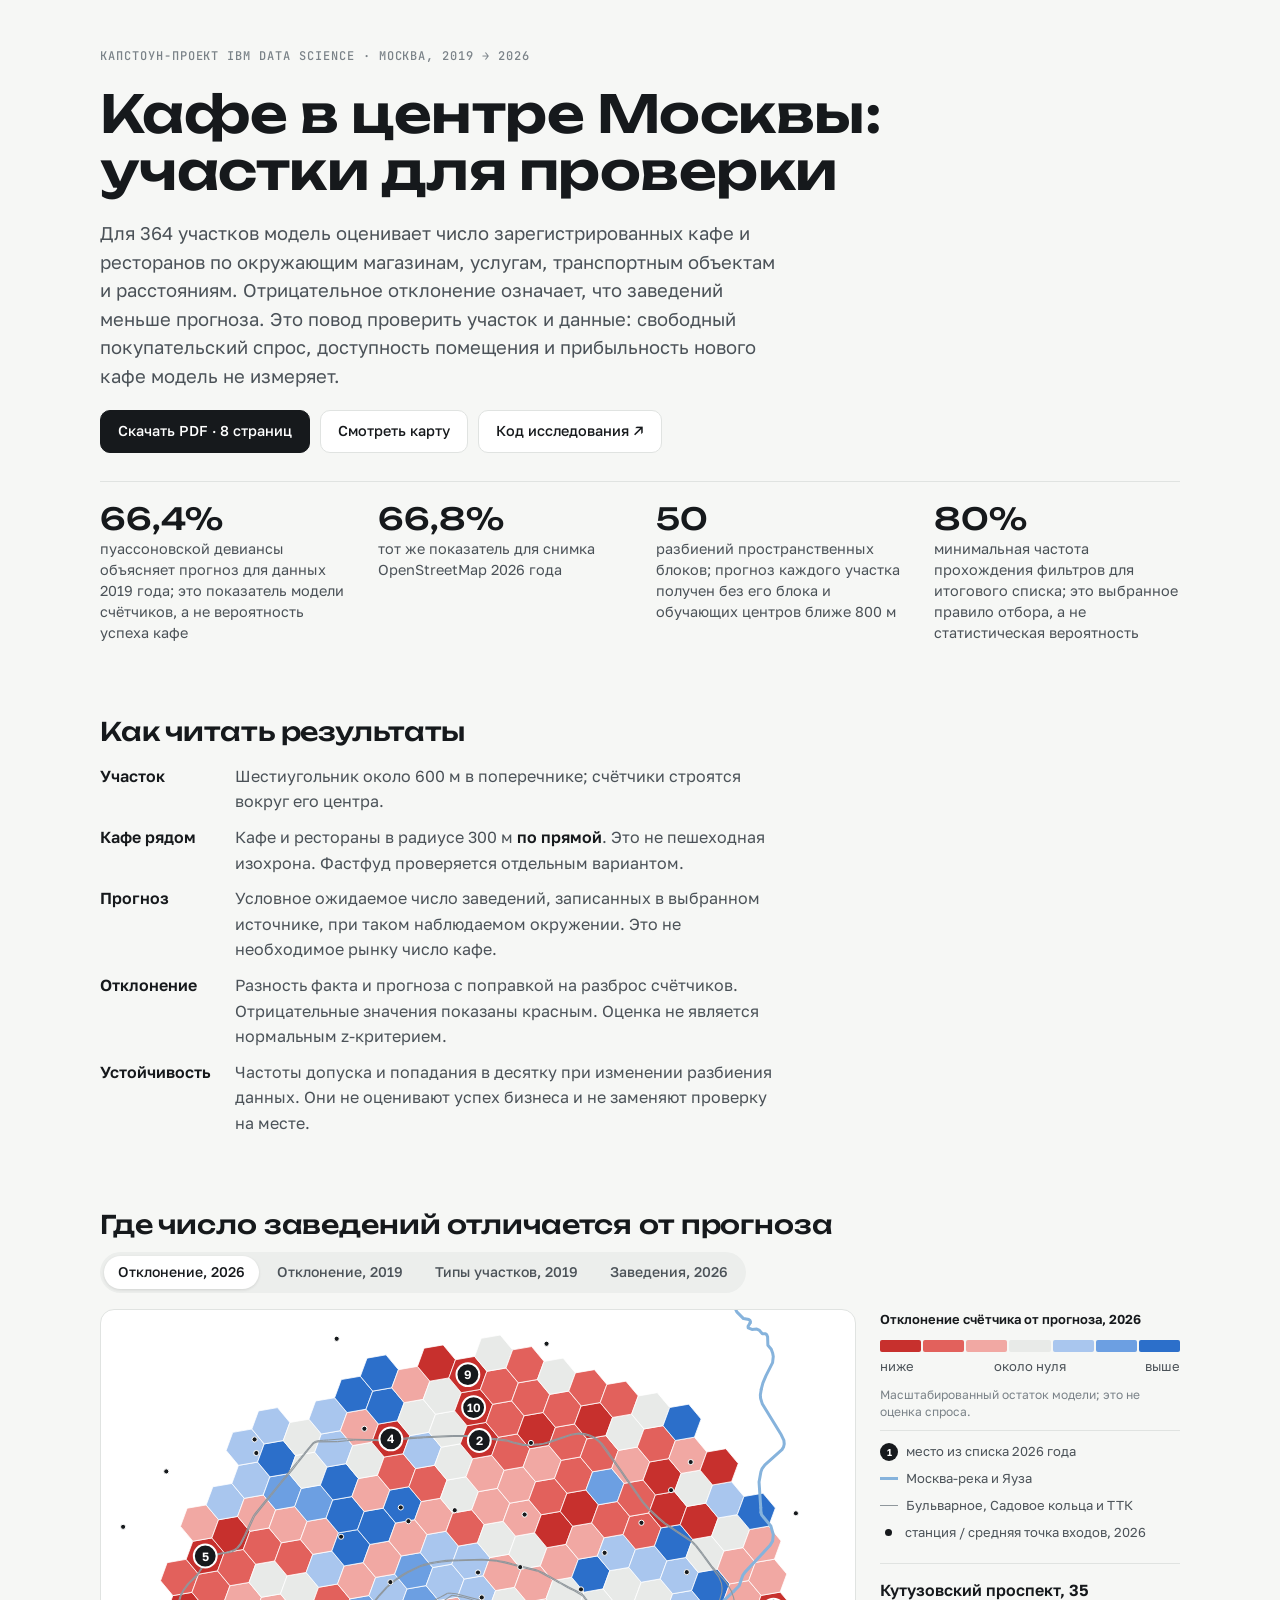
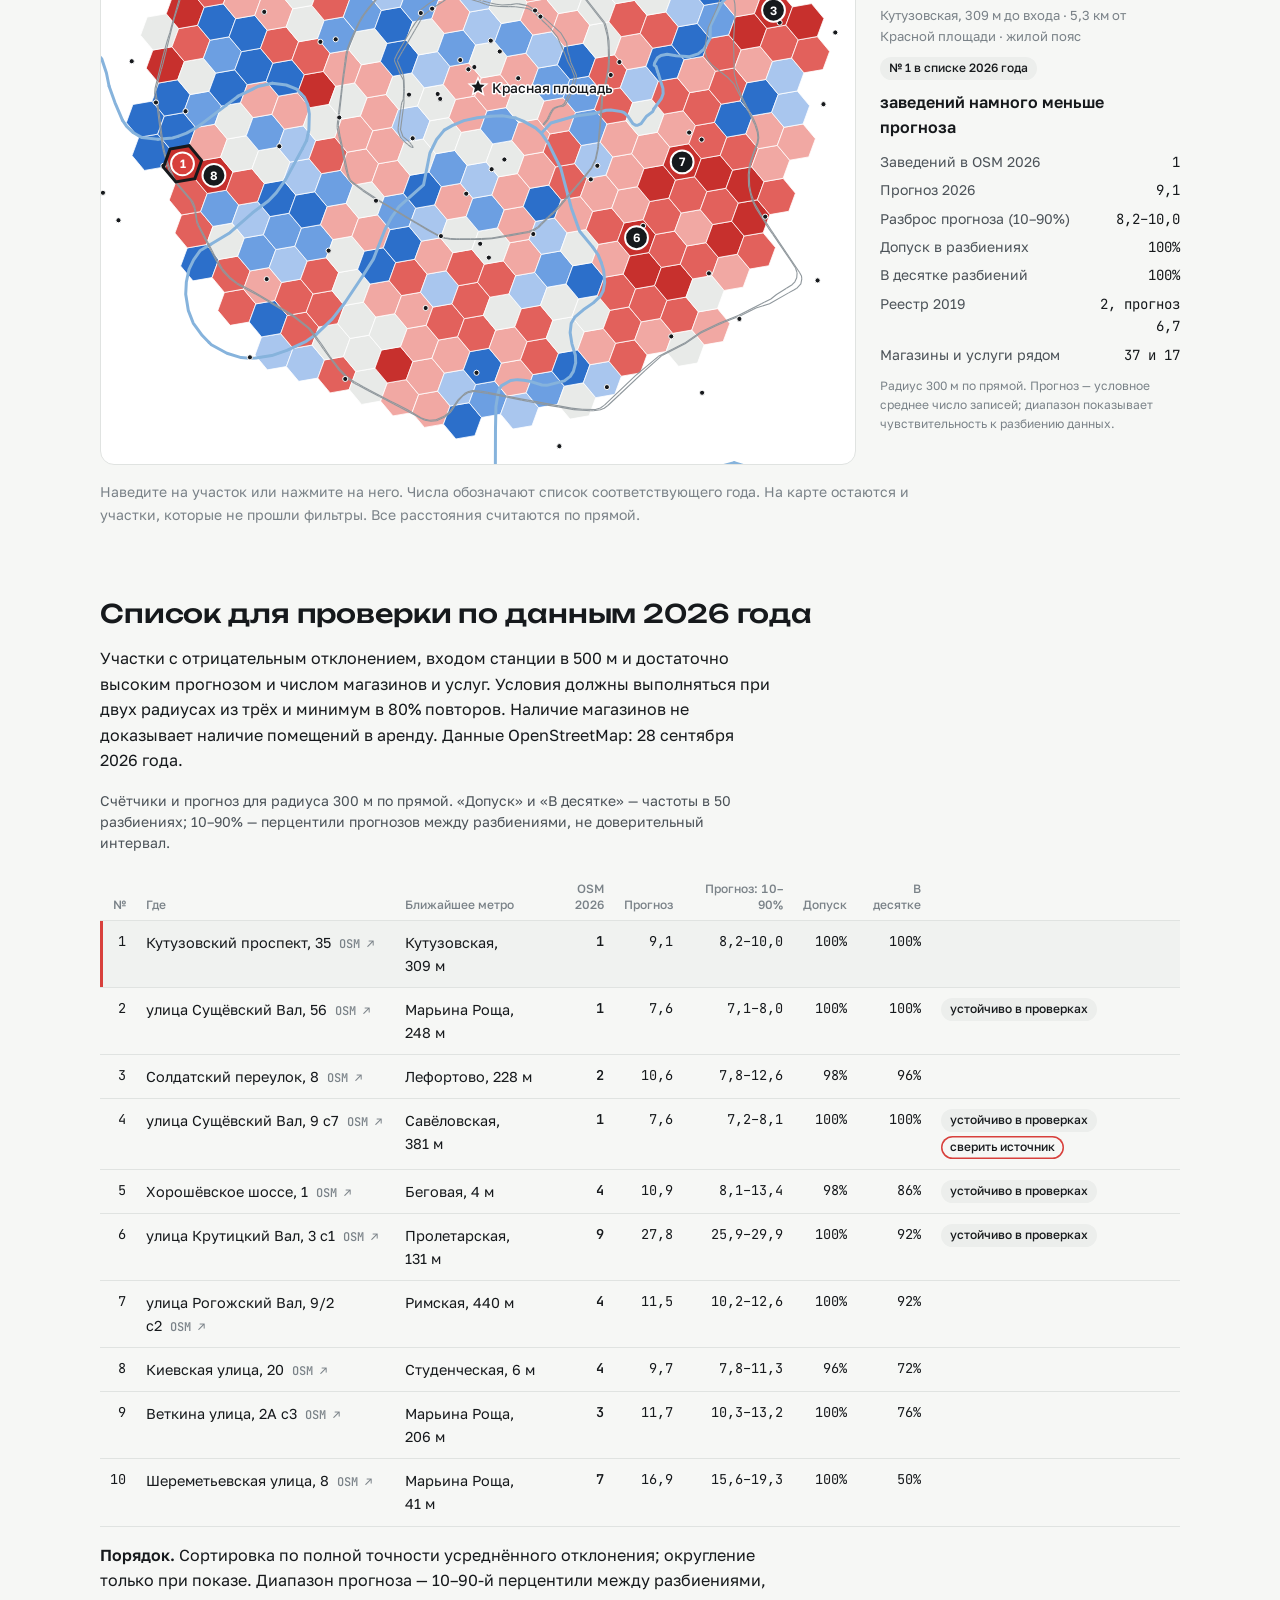
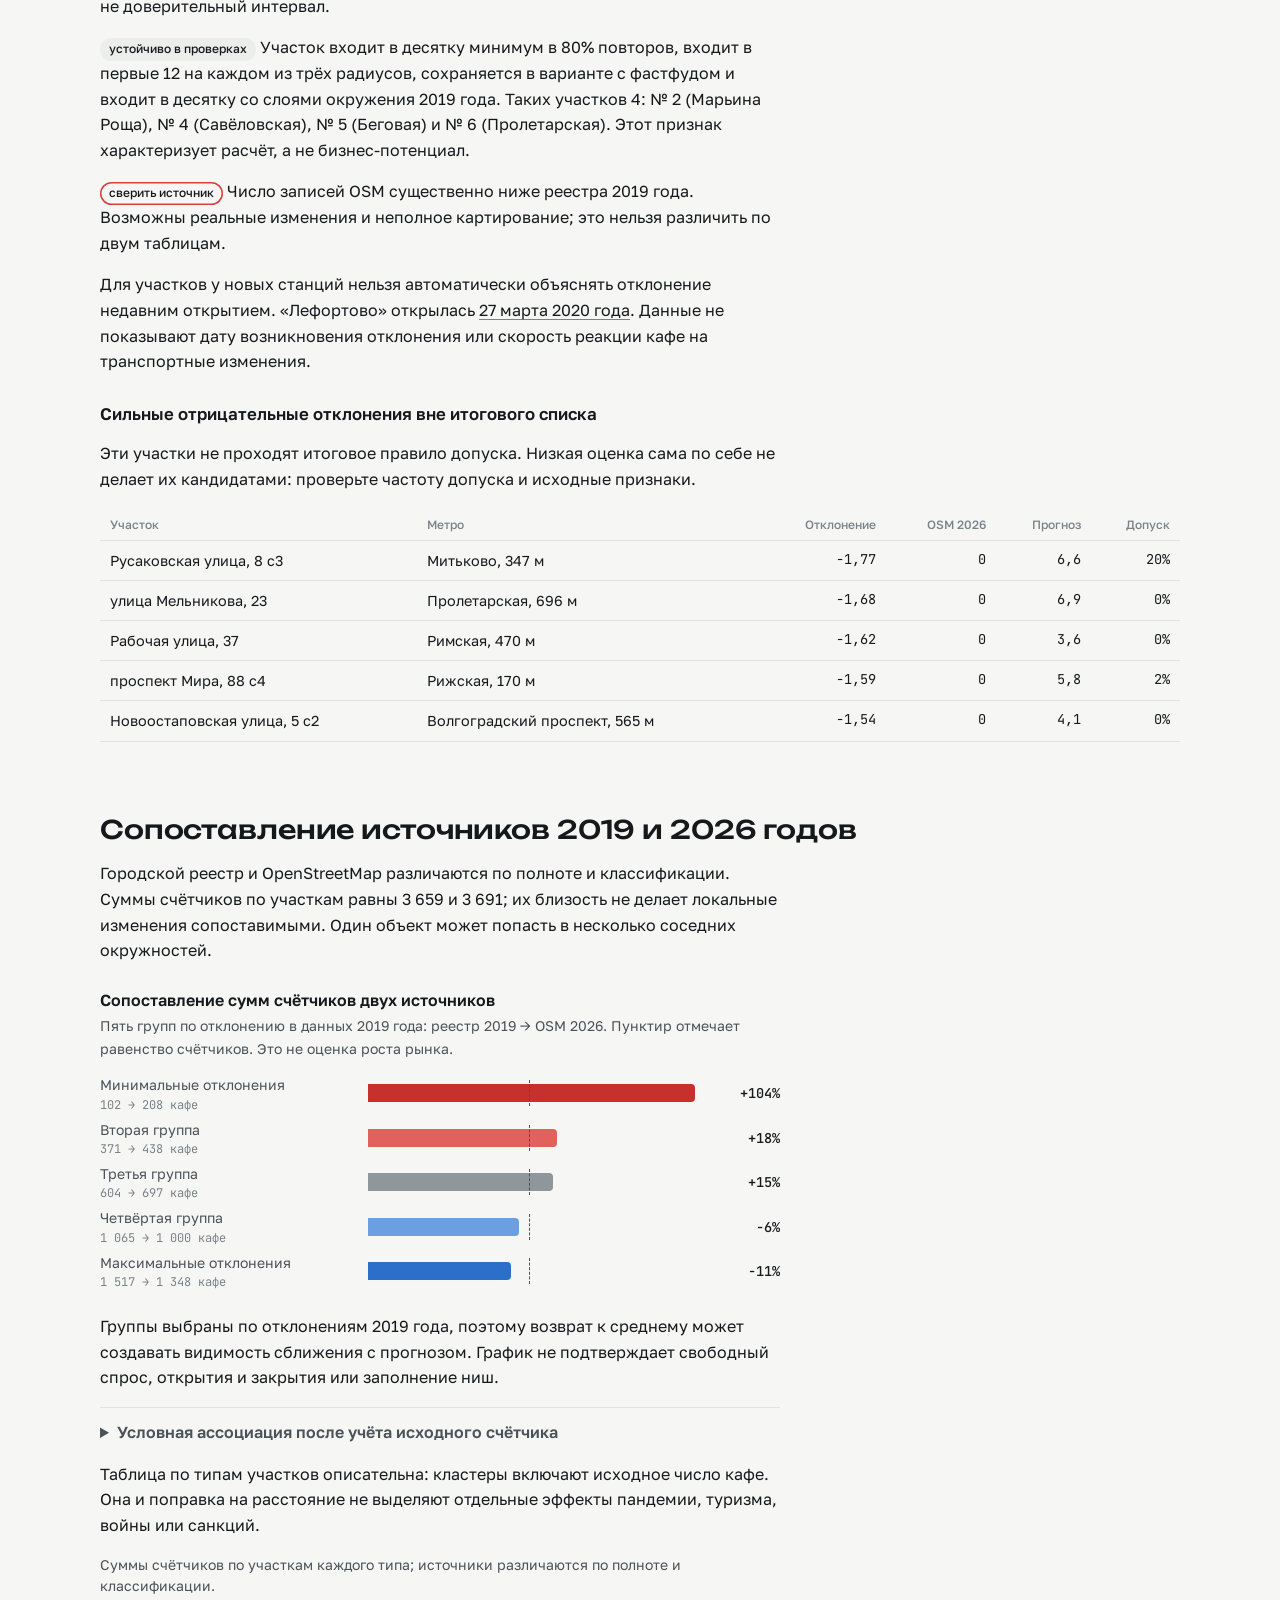
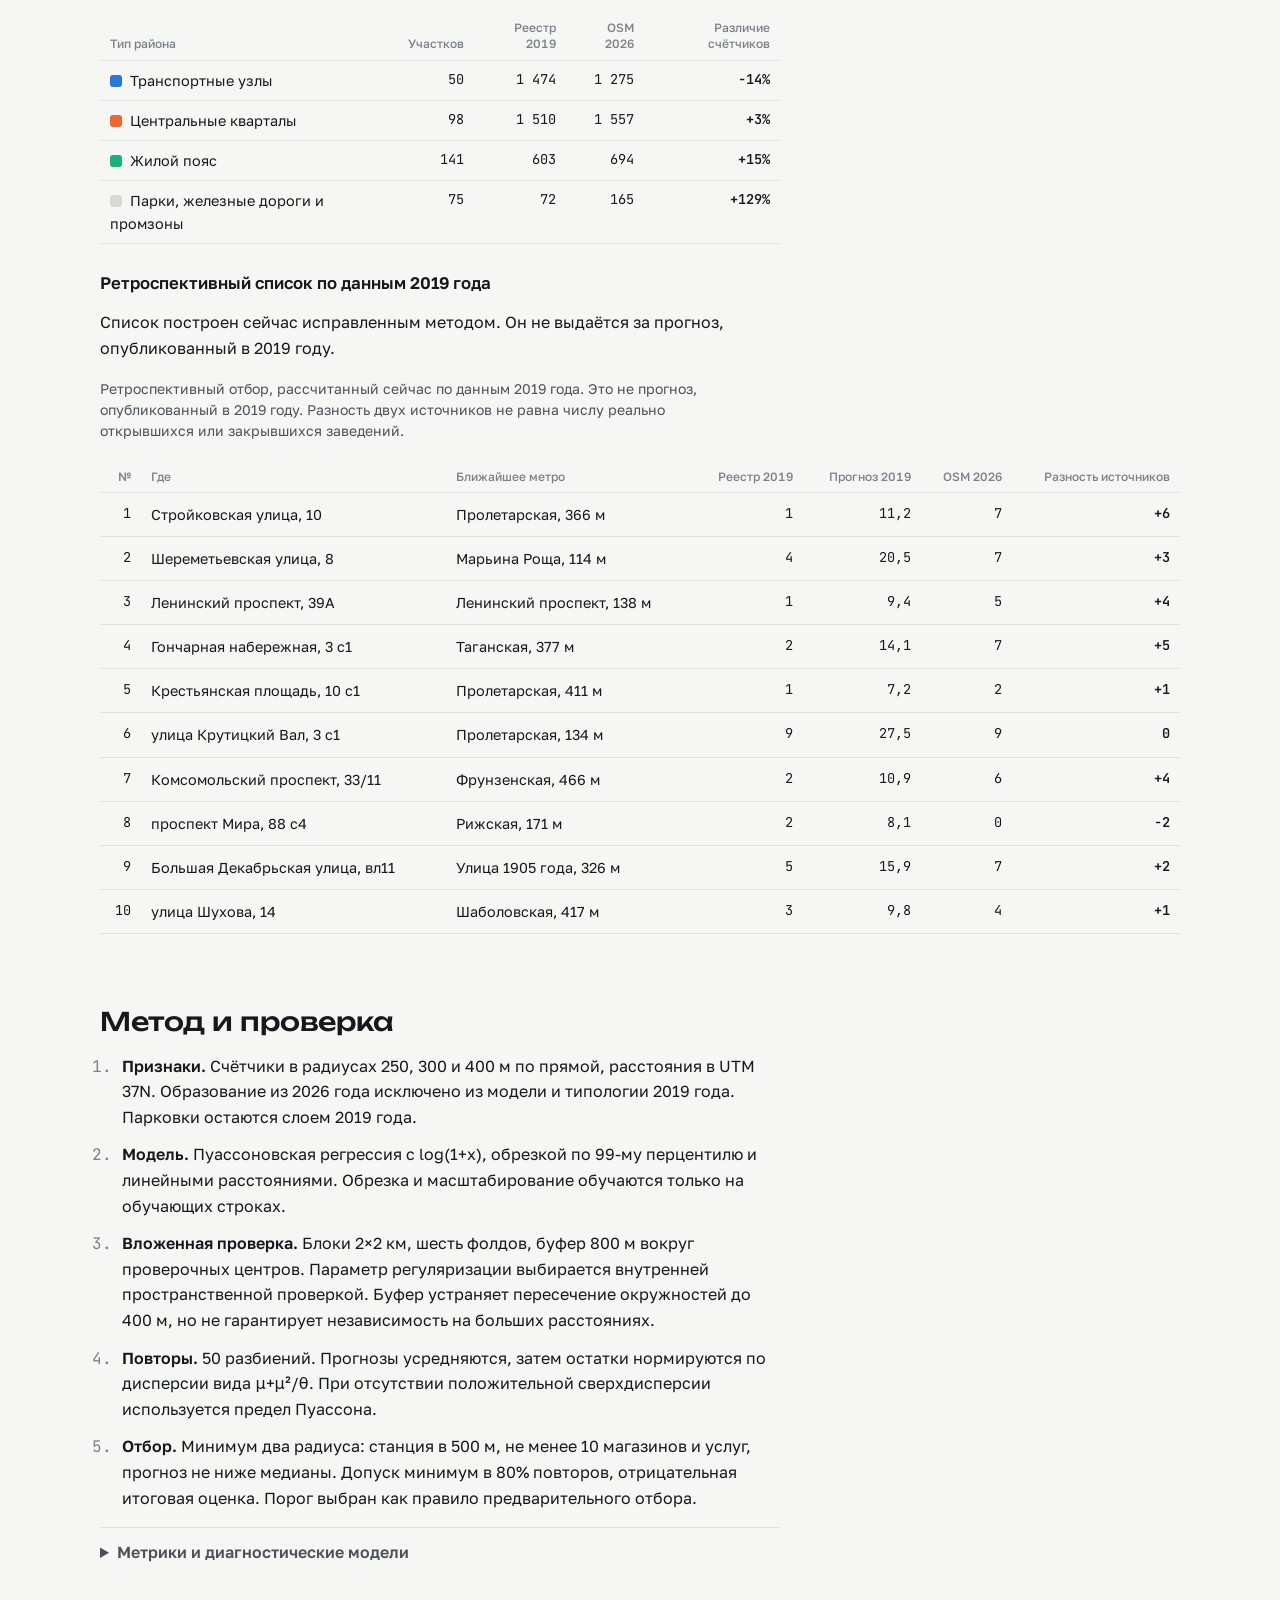
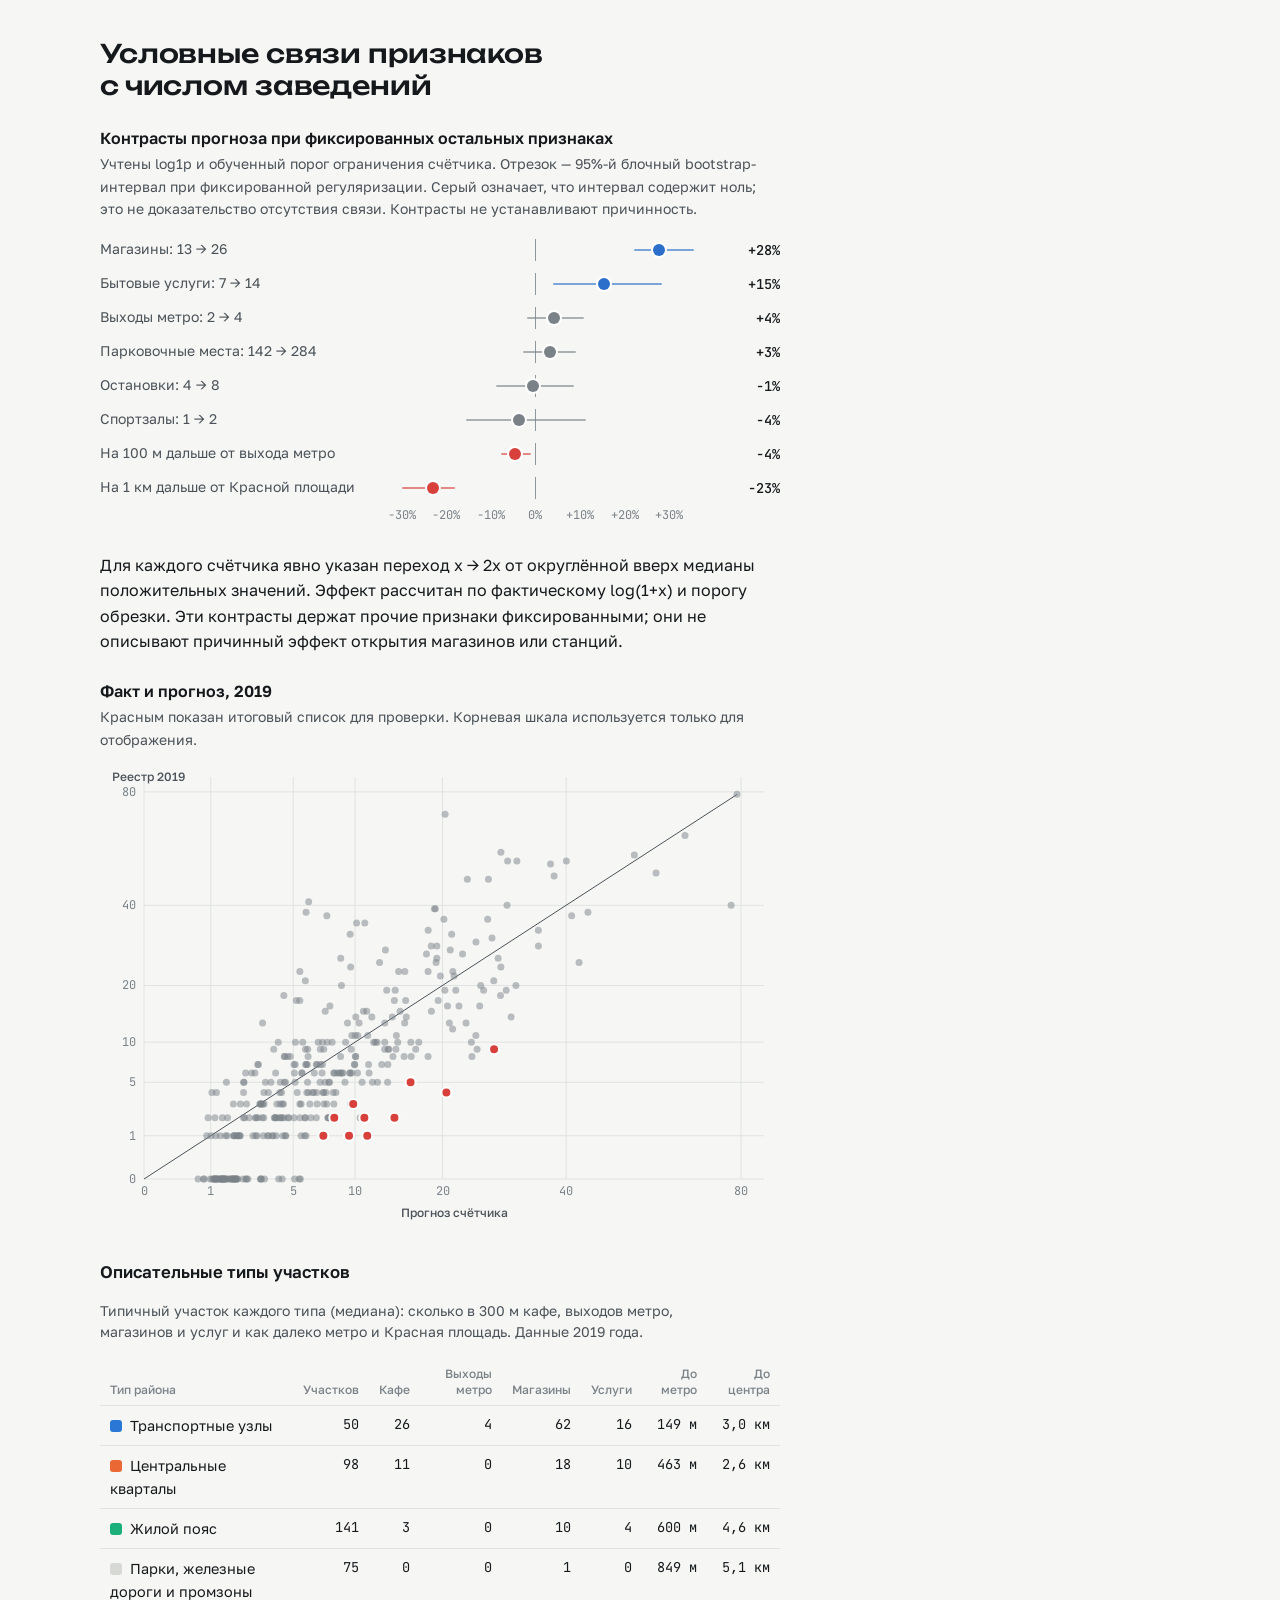
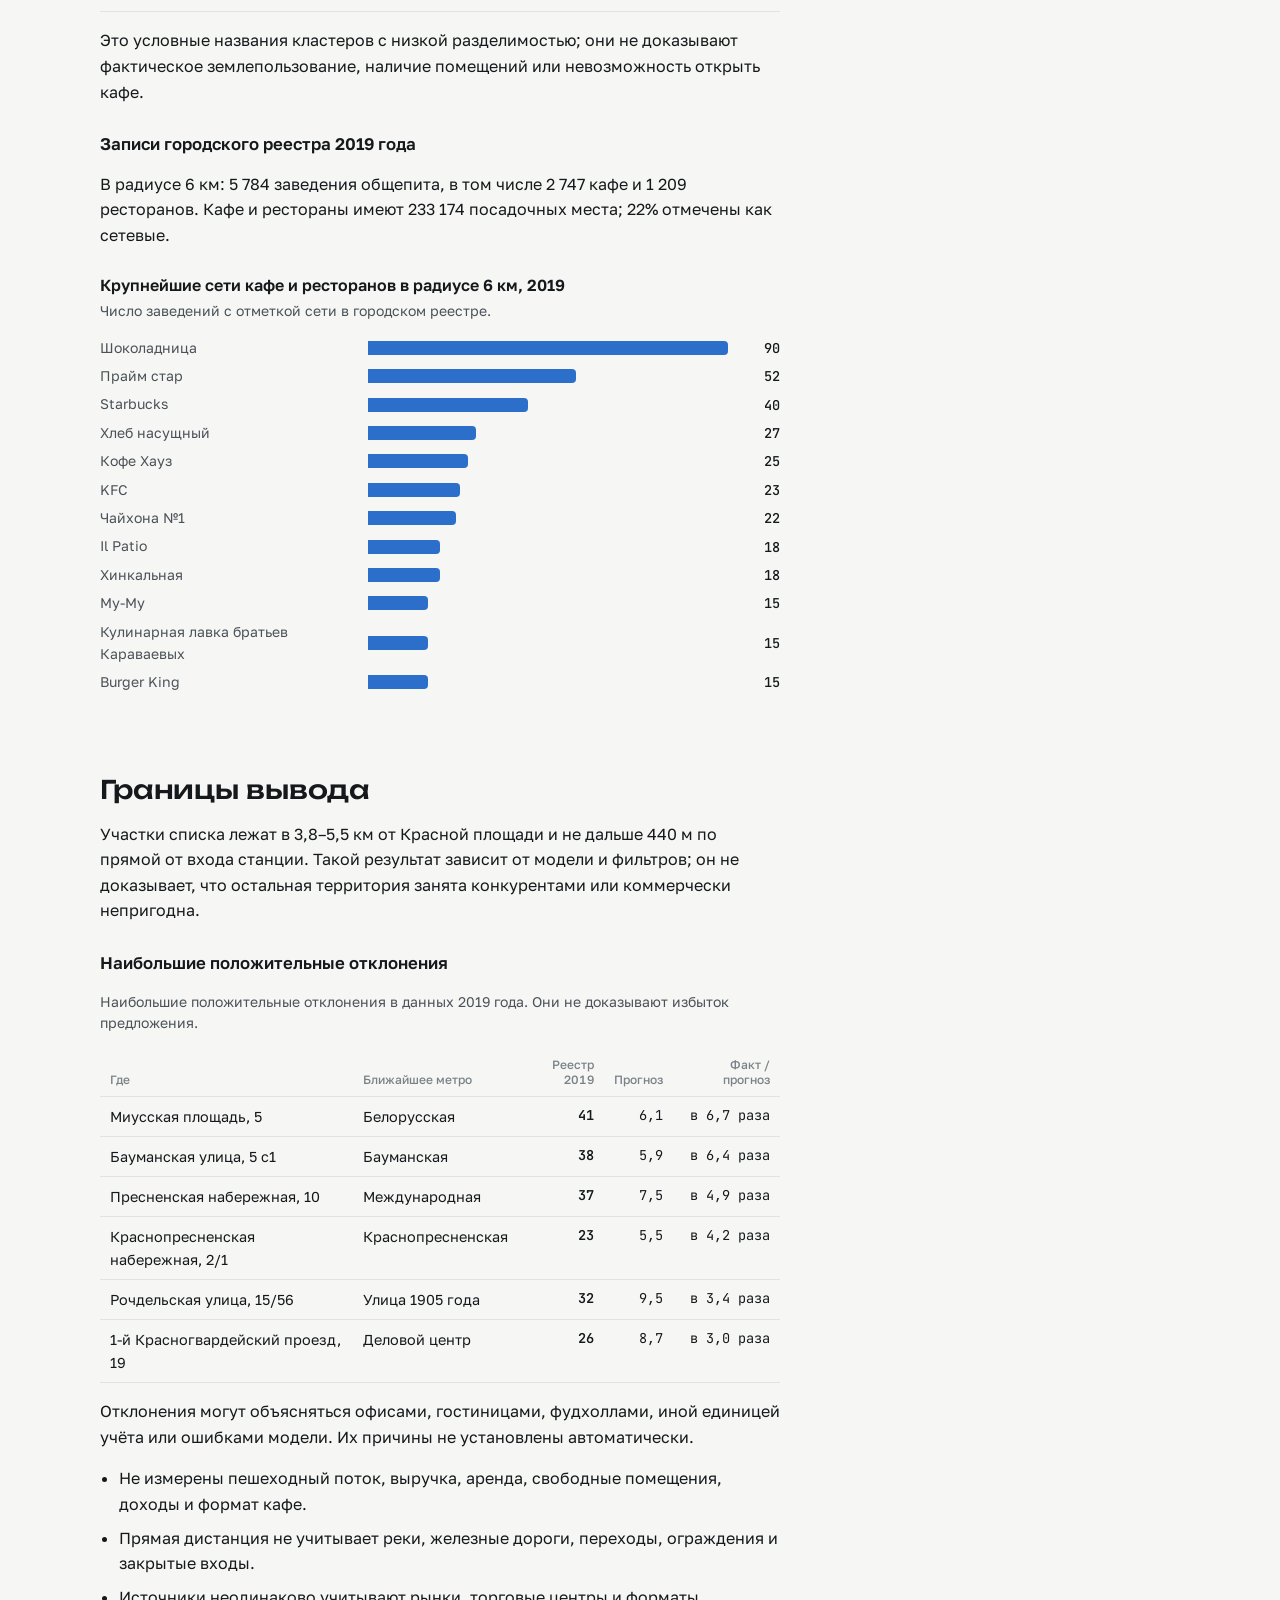
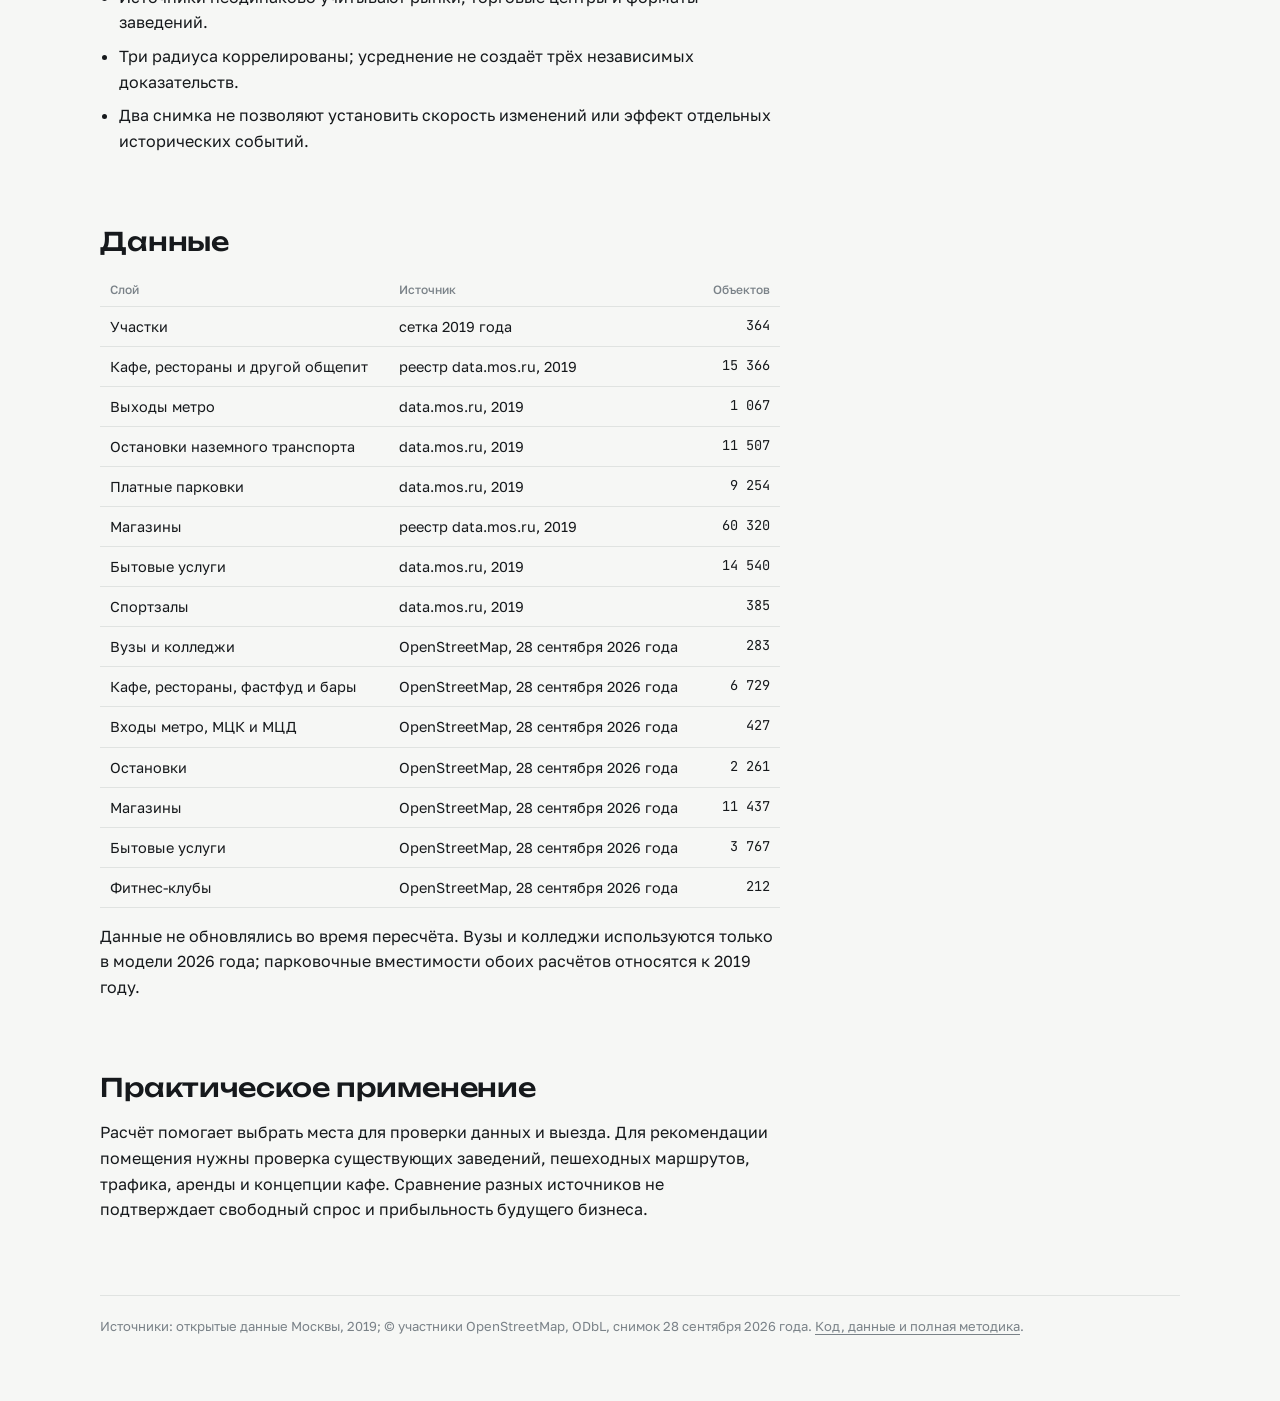
<file: index.html>
<!doctype html>
<html lang="ru">
<head>
<meta charset="utf-8">
<meta name="viewport" content="width=device-width, initial-scale=1, viewport-fit=cover">
<title>Кафе в центре Москвы: участки для проверки</title>
<link rel="preconnect" href="https://fonts.googleapis.com">
<link rel="preconnect" href="https://fonts.gstatic.com" crossorigin>
<link rel="stylesheet" href="https://fonts.googleapis.com/css2?family=Golos+Text:wght@400;500;600&family=JetBrains+Mono:wght@400;500&family=Unbounded:wght@500;600&display=swap">
<style>
/* Layout: one reading column of ~68ch; the map and the shortlist table break out to 1120px. */
:root {
  --bg: #f6f7f5;
  --surface: #ffffff;
  --ink: #16191c;
  --ink-2: #4b5258;
  --muted: #7a8288;
  --line: #e0e3e1;
  --chip: #eceeec;
  --hover: #f0f2f0;
  --shadow: rgb(22 25 28 / 0.12);
  --accent: #d8403c;
  --more: #2c6fca;
  --water: #86b3dc;
  --ring: #8f979c;
  --station: #16191c;
  /* fewer (red) ... as expected (grey) ... more (blue) than expected */
  --d0: #c7302d; --d1: #e2615c; --d2: #f1a8a3; --d3: #e8eae8; --d4: #a9c6ee; --d5: #6c9fe2; --d6: #2c6fca;
  /* cafés and restaurants within 300 m, few to many */
  --q0: #e6eefa; --q1: #c8dbf5; --q2: #9fc1ee; --q3: #6f9fe2; --q4: #427fd3; --q5: #2a62ad; --q6: #1b447e;
  /* place types */
  --t0: #2a78d6; --t1: #eb6834; --t2: #1baf7a; --t3: #d6d9d4;

  --font-display: "Unbounded", "Golos Text", system-ui, sans-serif;
  --font-body: "Golos Text", system-ui, -apple-system, "Segoe UI", Roboto, sans-serif;
  --font-data: "JetBrains Mono", ui-monospace, "SFMono-Regular", Menlo, Consolas, monospace;
}
@media (prefers-color-scheme: dark) {
  :root:not([data-theme="light"]) {
    --bg: #101315; --surface: #171b1e; --ink: #edf0f1; --ink-2: #b4bbc0; --muted: #858d93; --line: #2a3034;
    --chip: #22282b; --hover: #1d2225; --shadow: rgb(0 0 0 / 0.45); --accent: #f0615c; --more: #5b9cf0;
    --water: #3a6a96; --ring: #6d767c; --station: #edf0f1;
    --d0: #ef5a55; --d1: #b8453f; --d2: #6d3634; --d3: #262c30; --d4: #2d4a70; --d5: #3f73b8; --d6: #5b9cf0;
    --q0: #1b2733; --q1: #213b56; --q2: #2a557e; --q3: #3570a8; --q4: #4c8ed4; --q5: #74aeea; --q6: #a8cdf5;
    --t0: #3987e5; --t1: #d95926; --t2: #199e70; --t3: #353b3f;
    color-scheme: dark;
  }
}
:root[data-theme="dark"] {
  --bg: #101315; --surface: #171b1e; --ink: #edf0f1; --ink-2: #b4bbc0; --muted: #858d93; --line: #2a3034;
  --chip: #22282b; --hover: #1d2225; --shadow: rgb(0 0 0 / 0.45); --accent: #f0615c; --more: #5b9cf0;
  --water: #3a6a96; --ring: #6d767c; --station: #edf0f1;
  --d0: #ef5a55; --d1: #b8453f; --d2: #6d3634; --d3: #262c30; --d4: #2d4a70; --d5: #3f73b8; --d6: #5b9cf0;
  --q0: #1b2733; --q1: #213b56; --q2: #2a557e; --q3: #3570a8; --q4: #4c8ed4; --q5: #74aeea; --q6: #a8cdf5;
  --t0: #3987e5; --t1: #d95926; --t2: #199e70; --t3: #353b3f;
  color-scheme: dark;
}

body {
  margin: 0;
  background: var(--bg);
  color: var(--ink);
  font: 400 16px/1.6 var(--font-body);
  -webkit-font-smoothing: antialiased;
}
[hidden] { display: none !important; }
a { color: inherit; text-decoration-color: var(--muted); text-underline-offset: 3px; }
a:hover { text-decoration-color: currentColor; }
:focus-visible { outline: 2px solid var(--more); outline-offset: 2px; }

.page {
  box-sizing: border-box;
  max-width: 1120px;
  margin: 0 auto;
  padding-inline: 20px;
  padding-block: 48px 64px;
  display: flex;
  flex-direction: column;
  gap: 72px;
}
.page > * { min-width: 0; }
.prose { max-width: 68ch; }
section { display: flex; flex-direction: column; gap: 16px; }
section > p, .prose > p, ul, ol { margin: 0; }
.prose { display: flex; flex-direction: column; gap: 16px; }

h1, h2, h3 { margin: 0; text-wrap: balance; }
h1 { font: 600 clamp(2rem, 4.6vw, 3.25rem)/1.1 var(--font-display); letter-spacing: -0.01em; max-width: 18ch; }
h2 { font: 500 clamp(1.3rem, 2.4vw, 1.6rem)/1.25 var(--font-display); letter-spacing: -0.005em; }
h3 { font: 600 1.05rem/1.35 var(--font-body); margin-top: 12px; }
.kicker {
  margin: 0;
  font: 500 0.75rem/1.4 var(--font-data);
  letter-spacing: 0.08em;
  text-transform: uppercase;
  color: var(--muted);
}
.lede { margin: 0; font-size: 1.15rem; line-height: 1.55; color: var(--ink-2); max-width: 62ch; }
strong { font-weight: 600; color: var(--ink); }

.masthead { display: flex; flex-direction: column; gap: 20px; }
.facts {
  margin: 8px 0 0;
  display: grid;
  grid-template-columns: repeat(auto-fit, minmax(190px, 1fr));
  gap: 20px 32px;
  padding-top: 20px;
  border-top: 1px solid var(--line);
}
.facts div { display: flex; flex-direction: column; gap: 4px; min-width: 0; }
.facts dt { font: 500 1.9rem/1.1 var(--font-display); }
.facts dd { margin: 0; font-size: 0.9rem; line-height: 1.45; color: var(--ink-2); }

/* ---------- map ---------- */
.section-head { display: flex; flex-wrap: wrap; align-items: center; justify-content: space-between; gap: 12px 24px; }
.tabs { display: inline-flex; flex-wrap: wrap; gap: 4px; padding: 4px; background: var(--chip); border-radius: 999px; }
.tab {
  font: 500 0.875rem/1.2 var(--font-body);
  color: var(--ink-2);
  background: transparent;
  border: 0;
  border-radius: 999px;
  padding: 8px 14px;
  cursor: pointer;
}
.tab:hover { color: var(--ink); }
.tab[aria-selected="true"] { background: var(--surface); color: var(--ink); box-shadow: 0 1px 3px var(--shadow); }

.map-layout { display: grid; grid-template-columns: minmax(0, 1fr) 300px; gap: 24px; align-items: start; }
.map-frame {
  position: relative;
  margin: 0;
  background: var(--surface);
  border: 1px solid var(--line);
  border-radius: 14px;
  overflow: hidden;
}
#map-svg { display: block; width: 100%; height: auto; aspect-ratio: 1; touch-action: manipulation; }
.map-side { display: flex; flex-direction: column; gap: 20px; min-width: 0; }
.note { margin: 0; font-size: 0.875rem; color: var(--muted); max-width: 90ch; }

.hex { stroke: var(--surface); stroke-width: 0.8px; vector-effect: non-scaling-stroke; cursor: pointer; }
.river { fill: none; stroke: var(--water); stroke-width: 3px; stroke-linecap: round; stroke-linejoin: round; vector-effect: non-scaling-stroke; }
.ring { fill: none; stroke: var(--ring); stroke-width: 1.1px; stroke-linejoin: round; vector-effect: non-scaling-stroke; }
.station { fill: var(--station); stroke: var(--surface); stroke-width: 1px; vector-effect: non-scaling-stroke; }
.context, .stations, .outline { pointer-events: none; }
.outline polygon { fill: none; vector-effect: non-scaling-stroke; }
.outline .hover { stroke: var(--ink); stroke-width: 1.5px; opacity: 0.75; }
.outline .selected { stroke: var(--ink); stroke-width: 3px; }
.landmark { fill: var(--ink); stroke: var(--surface); stroke-width: 1.5px; vector-effect: non-scaling-stroke; }
.landmark-label { fill: var(--ink); paint-order: stroke; stroke: var(--surface); stroke-linejoin: round; font-family: var(--font-body); font-weight: 500; }
.marker { cursor: pointer; }
.marker circle { fill: var(--ink); stroke: var(--surface); stroke-width: 2px; vector-effect: non-scaling-stroke; }
.marker text { fill: var(--surface); font-family: var(--font-body); font-weight: 600; text-anchor: middle; dominant-baseline: central; }
.marker.is-selected circle { fill: var(--accent); }
.marker:focus { outline: none; }
.marker:focus-visible circle { stroke: var(--more); stroke-width: 3px; }
.markers-2019 .marker circle { fill: var(--surface); stroke: var(--ink); }
.markers-2019 .marker text { fill: var(--ink); }
.markers-2019 .marker.is-selected circle { fill: var(--accent); stroke: var(--surface); }
.markers-2019 .marker.is-selected text { fill: var(--surface); }

.d0 { fill: var(--d0); background: var(--d0); } .d1 { fill: var(--d1); background: var(--d1); }
.d2 { fill: var(--d2); background: var(--d2); } .d3 { fill: var(--d3); background: var(--d3); }
.d4 { fill: var(--d4); background: var(--d4); } .d5 { fill: var(--d5); background: var(--d5); }
.d6 { fill: var(--d6); background: var(--d6); }
.q0 { fill: var(--q0); background: var(--q0); } .q1 { fill: var(--q1); background: var(--q1); }
.q2 { fill: var(--q2); background: var(--q2); } .q3 { fill: var(--q3); background: var(--q3); }
.q4 { fill: var(--q4); background: var(--q4); } .q5 { fill: var(--q5); background: var(--q5); }
.q6 { fill: var(--q6); background: var(--q6); }
.t0 { fill: var(--t0); background: var(--t0); } .t1 { fill: var(--t1); background: var(--t1); }
.t2 { fill: var(--t2); background: var(--t2); } .t3 { fill: var(--t3); background: var(--t3); }

.tip {
  position: absolute;
  z-index: 2;
  pointer-events: none;
  max-width: 250px;
  padding: 8px 10px;
  background: var(--surface);
  color: var(--ink);
  border: 1px solid var(--line);
  border-radius: 8px;
  box-shadow: 0 8px 24px var(--shadow);
  font-size: 0.8125rem;
  line-height: 1.4;
}
.tip b { font-weight: 600; }
.tip span { display: block; color: var(--ink-2); }

.legend { display: flex; flex-direction: column; gap: 10px; font-size: 0.8125rem; color: var(--ink-2); }
.legend-title { font-weight: 600; color: var(--ink); }
.ramp { display: grid; grid-template-columns: repeat(7, 1fr); gap: 2px; }
.ramp span { height: 12px; border-radius: 2px; }
.ramp-labels { display: flex; justify-content: space-between; gap: 8px; }
.ramp-box { display: flex; flex-direction: column; gap: 4px; }
.ramp-labels.seven { display: grid; grid-template-columns: repeat(7, 1fr); gap: 2px; text-align: center; font: 0.6875rem var(--font-data); }
.legend-list { display: flex; flex-direction: column; gap: 6px; margin: 0; padding: 0; list-style: none; }
.legend-list li { display: flex; align-items: center; gap: 8px; }
.swatch { display: inline-block; flex: none; width: 12px; height: 12px; border-radius: 3px; margin-right: 8px; vertical-align: -1px; }
.legend-list .swatch { margin-right: 0; }
.legend-list.keys { padding-top: 10px; border-top: 1px solid var(--line); }
.legend-note { margin: 0; font-size: 0.75rem; line-height: 1.4; color: var(--muted); }
.key-line { flex: none; display: inline-block; width: 18px; height: 0; border-top: 3px solid var(--water); }
.key-line.ring-key { border-top: 1.5px solid var(--ring); }
.key-dot { flex: none; display: inline-block; width: 7px; height: 7px; margin-inline: 5px; border-radius: 50%; background: var(--station); }
.key-marker {
  flex: none; display: inline-grid; place-items: center; width: 18px; height: 18px; border-radius: 50%;
  background: var(--ink); color: var(--surface); font: 600 10px/1 var(--font-body);
}
.key-marker.past { background: var(--surface); color: var(--ink); box-shadow: inset 0 0 0 1.5px var(--ink); }

.cell-card { display: flex; flex-direction: column; gap: 10px; padding-top: 16px; border-top: 1px solid var(--line); }
.cell-card h3 { margin: 0; font-size: 1rem; }
.cell-card .where { margin: -6px 0 0; font-size: 0.8125rem; color: var(--muted); }
.cell-card dl { margin: 0; display: grid; grid-template-columns: auto 1fr; gap: 6px 14px; font-size: 0.875rem; }
.cell-card dt { color: var(--ink-2); }
.cell-card dd { margin: 0; text-align: right; font-family: var(--font-data); font-variant-numeric: tabular-nums; }
.cell-card .badge { align-self: flex-start; }
.badges { display: flex; flex-wrap: wrap; gap: 6px; }
.badge-strong { background: var(--ink); color: var(--surface); }
.card-note { margin: 0; font-size: 0.75rem; color: var(--muted); }
.cell-card .verdict { margin: 0; font-weight: 600; color: var(--ink); }

/* ---------- tables ---------- */
.table-wrap { overflow-x: auto; -webkit-overflow-scrolling: touch; }
table { width: 100%; border-collapse: collapse; font-size: 0.9rem; }
th {
  padding: 8px 10px;
  text-align: left;
  vertical-align: bottom;
  font: 500 0.75rem/1.3 var(--font-body);
  color: var(--muted);
  border-bottom: 1px solid var(--line);
}
td { padding: 10px; vertical-align: top; border-bottom: 1px solid var(--line); }
.num { text-align: right; font-family: var(--font-data); font-variant-numeric: tabular-nums; white-space: nowrap; }
td.num { font-size: 0.85rem; }
th.num { font-family: var(--font-body); white-space: normal; }
table.shortlist { min-width: 860px; }
table.shortlist tbody tr { cursor: pointer; }
table.shortlist tbody tr:hover, table.shortlist tbody tr:focus-visible { background: var(--hover); }
table.shortlist tbody tr.is-selected { background: var(--hover); box-shadow: inset 3px 0 0 var(--accent); }
table.shortlist.history { min-width: 640px; }
.delta { margin-left: 4px; color: var(--muted); }
.address { min-width: 14rem; }
.osm { margin-left: 8px; font: 500 0.75rem var(--font-data); color: var(--muted); text-decoration: none; white-space: nowrap; }
.osm:hover { color: var(--ink); }
table.compact td, table.compact th { padding: 8px 10px; }
tr.best td { font-weight: 600; }
.chip, .badge {
  display: inline-block;
  padding: 3px 9px;
  border-radius: 999px;
  background: var(--chip);
  color: var(--ink);
  font: 500 0.75rem/1.4 var(--font-body);
  white-space: nowrap;
}
.chips { display: flex; flex-wrap: wrap; gap: 4px; }
.chip.warn { background: transparent; box-shadow: inset 0 0 0 1.5px var(--accent); }
.chip.new { background: transparent; box-shadow: inset 0 0 0 1.5px var(--more); }
.chip-notes { list-style: none; margin: 0; padding: 0; display: flex; flex-direction: column; gap: 12px; }
.chip-notes .chip { margin-right: 6px; }
td.key { font-weight: 600; color: var(--ink); }
.table-note { margin: 6px 0 0; font-size: 0.8125rem; color: var(--muted); }
.table-caption { margin: 0 0 4px; max-width: 72ch; font-size: 0.875rem; line-height: 1.5; color: var(--ink-2); }
.glossary { margin: 0; display: grid; grid-template-columns: max-content minmax(0, 1fr); gap: 10px 24px; }
.glossary div { display: contents; }
.glossary dt { font-weight: 600; }
.glossary dd { margin: 0; color: var(--ink-2); }
details.details { border-top: 1px solid var(--line); padding-top: 12px; }
details.details summary { cursor: pointer; font-weight: 600; color: var(--ink-2); }
details.details summary:hover { color: var(--ink); }
details.details[open] { display: flex; flex-direction: column; gap: 12px; }
details.details p { margin: 0; }

/* ---------- steps and lists ---------- */
.steps { display: flex; flex-direction: column; gap: 12px; padding-left: 1.4em; }
.steps li::marker { font-family: var(--font-data); color: var(--muted); }
ul { display: flex; flex-direction: column; gap: 8px; padding-left: 1.2em; }

/* ---------- charts ---------- */
.chart { margin: 8px 0; display: flex; flex-direction: column; gap: 14px; }
.chart figcaption { font-size: 0.875rem; color: var(--ink-2); }
.chart figcaption strong { display: block; font-size: 1rem; margin-bottom: 2px; }

.dots { display: flex; flex-direction: column; gap: 4px; }
.dot-row { display: grid; grid-template-columns: minmax(10rem, 17rem) minmax(0, 1fr) 3.5rem; align-items: center; gap: 12px; min-height: 30px; }
.dot-label { font-size: 0.875rem; color: var(--ink-2); }
.dot-value { text-align: right; font: 500 0.85rem var(--font-data); font-variant-numeric: tabular-nums; }
.dot-track { position: relative; height: 22px; }
.dot-track::before { content: ""; position: absolute; left: var(--zero); top: 0; bottom: 0; border-left: 1px solid var(--ring); }
.ci { position: absolute; top: 10px; height: 2px; border-radius: 1px; background: var(--muted); opacity: 0.6; }
.ci.pos { background: var(--more); } .ci.neg { background: var(--accent); }
.pt { position: absolute; top: 5px; width: 12px; height: 12px; margin-left: -6px; border-radius: 50%; background: var(--muted); box-shadow: 0 0 0 2px var(--surface); }
.pt.pos { background: var(--more); } .pt.neg { background: var(--accent); }
.dot-row.axis { min-height: 18px; }
.dot-row.axis .dot-track::before { display: none; }
.tick { position: absolute; top: 0; transform: translateX(-50%); font: 0.75rem var(--font-data); color: var(--muted); white-space: nowrap; }
.zero { display: none; }

.bars { display: flex; flex-direction: column; gap: 6px; }
.bar-row { display: grid; grid-template-columns: minmax(8rem, 16rem) minmax(0, 1fr) 2.5rem; align-items: center; gap: 12px; }
.bar-label { font-size: 0.875rem; color: var(--ink-2); overflow-wrap: anywhere; }
.bar-track { height: 14px; }
.bar { display: block; height: 100%; background: var(--more); border-radius: 0 4px 4px 0; }
.bar-value { text-align: right; font: 500 0.85rem var(--font-data); font-variant-numeric: tabular-nums; }
.bar-label small { display: block; font: 0.75rem var(--font-data); color: var(--muted); }
.bar-track { position: relative; }
.bar-track .ref { position: absolute; top: -4px; bottom: -4px; border-left: 1.5px dashed var(--ink-2); }
#quintiles .bar-track { height: 18px; }

.scatter-box { position: relative; }
#scatter-svg { display: block; width: 100%; height: auto; }
.grid-line { stroke: var(--line); stroke-width: 1; }
.axis-text { fill: var(--muted); font: 12px var(--font-data); }
.axis-title { fill: var(--ink-2); font: 500 12px var(--font-body); }
.diagonal { stroke: var(--ink-2); stroke-width: 1; }
.diagonal-label { fill: var(--ink-2); font: 12px var(--font-body); }
.pt-cell { fill: var(--muted); opacity: 0.5; }
.pt-short { fill: var(--accent); stroke: var(--surface); stroke-width: 2; }
.pt-focus { fill: none; stroke: var(--ink); stroke-width: 1.5; }

.footer { display: flex; flex-direction: column; gap: 6px; padding-top: 20px; border-top: 1px solid var(--line); font-size: 0.8125rem; color: var(--muted); }
.footer p { margin: 0; }

@media (max-width: 820px) {
  .map-layout { grid-template-columns: 1fr; }
  .page { gap: 56px; padding-block: 32px 48px; padding-inline: 16px; }
}
@media (max-width: 560px) {
  .glossary { grid-template-columns: 1fr; gap: 2px; }
  .glossary dd { margin-bottom: 10px; }
  .dot-row { grid-template-columns: minmax(0, 1fr) 3rem; grid-template-areas: "label value" "track track"; gap: 2px 8px; }
  .dot-label { grid-area: label; }
  .dot-value { grid-area: value; }
  .dot-track { grid-area: track; }
  .dot-row.axis { grid-template-areas: "track track"; }
  .dot-row.axis > span:not(.dot-track) { display: none; }
  .bar-row { grid-template-columns: minmax(0, 7.5rem) minmax(0, 1fr) 2rem; gap: 8px; }
  #quintiles .bar-row { grid-template-columns: minmax(0, 1fr) 3.5rem; grid-template-areas: "label label" "track value"; gap: 2px 8px; }
  #quintiles .bar-label { grid-area: label; overflow-wrap: normal; }
  #quintiles .bar-label small { display: inline; margin-left: 8px; }
  #quintiles .bar-track { grid-area: track; }
  #quintiles .bar-value { grid-area: value; }
}
@media (prefers-reduced-motion: reduce) {
  * { scroll-behavior: auto !important; transition: none !important; }
}
</style>
<meta name="description" content="Исследование 364 участков центра Москвы: интерактивная карта, модель числа кафе, результаты и методика. Полный отчёт доступен в PDF.">
<link rel="canonical" href="https://petro1eum.github.io/capstone/">
<meta property="og:type" content="website">
<meta property="og:locale" content="ru_RU">
<meta property="og:site_name" content="Кафе в центре Москвы">
<meta property="og:title" content="Кафе в центре Москвы: карта и исследование 364 участков">
<meta property="og:description" content="Число заведений, окружение и устойчивость отбора. Интерактивная карта и полный отчёт в PDF.">
<meta property="og:url" content="https://petro1eum.github.io/capstone/">
<meta property="og:image" content="https://petro1eum.github.io/capstone/share.png">
<meta property="og:image:width" content="1900">
<meta property="og:image:height" content="909">
<meta property="og:image:alt" content="Карта отклонений числа кафе от прогноза и список участков для проверки по данным 2026 года">
<meta name="twitter:card" content="summary_large_image">
<meta name="twitter:title" content="Кафе в центре Москвы: карта и исследование">
<meta name="twitter:description" content="364 участка, интерактивная карта, методика и отчёт в PDF.">
<meta name="twitter:image" content="https://petro1eum.github.io/capstone/share.png">
<style>
.report-links { display:flex; flex-wrap:wrap; gap:10px; margin:0; }
.report-link { display:inline-flex; align-items:center; padding:11px 17px; border:1px solid var(--line); border-radius:10px; font:500 .9rem/1.3 var(--font-body); text-decoration:none; background:var(--surface); }
.report-link-primary { background:var(--ink); color:var(--surface); border-color:var(--ink); }
.report-link:hover { outline:2px solid var(--more); outline-offset:2px; }
@media print { .report-links { display:none; } }
</style>
</head>
<body>
<main class="page">
  <header class="masthead">
    <p class="kicker">Капстоун-проект IBM Data Science · Москва, 2019 → 2026</p>
    <h1>Кафе в центре Москвы: участки для проверки</h1>
    <p class="lede">Для 364 участков модель оценивает число зарегистрированных кафе и ресторанов по
    окружающим магазинам, услугам, транспортным объектам и расстояниям. Отрицательное отклонение
    означает, что заведений меньше прогноза. Это повод проверить участок и данные: свободный
    покупательский спрос, доступность помещения и прибыльность нового кафе модель не измеряет.</p>
<nav class="report-links" aria-label="Материалы исследования">
  <a class="report-link report-link-primary" href="report.pdf" download="moscow-cafes-report.pdf">Скачать PDF · 8 страниц</a>
  <a class="report-link" href="#map">Смотреть карту</a>
  <a class="report-link" href="https://github.com/petro1eum/capstone/tree/a7b1bfc2caf6a2663d593a002300ea25bdf78ca1" target="_blank" rel="noopener">Код исследования ↗</a>
</nav>
    <dl class="facts">
      <div><dt>66,4%</dt><dd>пуассоновской девиансы объясняет прогноз для данных 2019 года;
      это показатель модели счётчиков, а не вероятность успеха кафе</dd></div>
      <div><dt>66,8%</dt><dd>тот же показатель для снимка OpenStreetMap 2026 года</dd></div>
      <div><dt>50</dt><dd>разбиений пространственных блоков; прогноз каждого участка
      получен без его блока и обучающих центров ближе 800 м</dd></div>
      <div><dt>80%</dt><dd>минимальная частота прохождения фильтров для итогового
      списка; это выбранное правило отбора, а не статистическая вероятность</dd></div>
    </dl>
  </header>

  <section class="prose" id="glossary" aria-labelledby="glossary-title">
    <h2 id="glossary-title">Как читать результаты</h2>
    <dl class="glossary">
      <div><dt>Участок</dt><dd>Шестиугольник около 600 м в поперечнике; счётчики строятся вокруг его центра.</dd></div>
      <div><dt>Кафе рядом</dt><dd>Кафе и рестораны в радиусе 300 м <strong>по прямой</strong>.
      Это не пешеходная изохрона. Фастфуд проверяется отдельным вариантом.</dd></div>
      <div><dt>Прогноз</dt><dd>Условное ожидаемое число заведений, записанных в выбранном источнике,
      при таком наблюдаемом окружении. Это не необходимое рынку число кафе.</dd></div>
      <div><dt>Отклонение</dt><dd>Разность факта и прогноза с поправкой на разброс счётчиков.
      Отрицательные значения показаны красным. Оценка не является нормальным z-критерием.</dd></div>
      <div><dt>Устойчивость</dt><dd>Частоты допуска и попадания в десятку при изменении разбиения
      данных. Они не оценивают успех бизнеса и не заменяют проверку на месте.</dd></div>
    </dl>
  </section>

  <section class="wide" id="map" aria-labelledby="map-title">
    <div class="section-head">
      <h2 id="map-title">Где число заведений отличается от прогноза</h2>
      <div class="tabs" role="tablist" aria-label="Слой карты">
        <button class="tab" role="tab" aria-selected="true" data-layer="score2026">Отклонение, 2026</button>
        <button class="tab" role="tab" aria-selected="false" data-layer="score2019">Отклонение, 2019</button>
        <button class="tab" role="tab" aria-selected="false" data-layer="type">Типы участков, 2019</button>
        <button class="tab" role="tab" aria-selected="false" data-layer="competitors">Заведения, 2026</button>
      </div>
    </div>
    <div class="map-layout">
      <figure class="map-frame">
        <svg id="map-svg" role="img" aria-label="Карта 364 участков центральной Москвы"></svg>
        <div class="tip" id="map-tip" hidden></div>
      </figure>
      <aside class="map-side"><div id="legend" class="legend"></div>
        <div id="cell-card" class="cell-card" aria-live="polite"></div></aside>
    </div>
    <p class="note">Наведите на участок или нажмите на него. Числа обозначают список соответствующего года.
    На карте остаются и участки, которые не прошли фильтры. Все расстояния считаются по прямой.</p>
  </section>

  <section class="wide" id="shortlist" aria-labelledby="shortlist-title">
    <h2 id="shortlist-title">Список для проверки по данным 2026 года</h2>
    <p class="prose">Участки с отрицательным отклонением, входом станции в 500 м и достаточно высоким
    прогнозом и числом магазинов и услуг. Условия должны выполняться при двух радиусах из трёх и
    минимум в 80% повторов. Наличие магазинов не доказывает наличие помещений в аренду.
    Данные OpenStreetMap: 28&nbsp;сентября 2026&nbsp;года.</p>
    <p class="table-caption">Счётчики и прогноз для радиуса 300&nbsp;м по прямой. «Допуск» и «В десятке» — частоты в 50 разбиениях; 10–90% — перцентили прогнозов между разбиениями, не доверительный интервал.</p><div class="table-wrap"><table class="shortlist"><thead><tr><th class="num">№</th><th>Где</th><th>Ближайшее метро</th><th class="num">OSM 2026</th><th class="num">Прогноз</th><th class="num">Прогноз: 10–90%</th><th class="num">Допуск</th><th class="num">В десятке</th><th></th></tr></thead><tbody><tr data-cell="60" data-year="2026" tabindex="0" aria-label="Показать место № 1 на карте"><td class="num">1</td><td class="address">Кутузовский проспект, 35<a class="osm" href="https://www.openstreetmap.org/?mlat=55.740622&amp;mlon=37.539417#map=17/55.740622/37.539417" target="_blank" rel="noopener">OSM ↗</a></td><td>Кутузовская, 309&nbsp;м</td><td class="num key">1</td><td class="num">9,1</td><td class="num">8,2–10,0</td><td class="num">100%</td><td class="num">100%</td><td><span class="chips"></span></td></tr><tr data-cell="324" data-year="2026" tabindex="0" aria-label="Показать место № 2 на карте"><td class="num">2</td><td class="address">улица Сущёвский Вал, 56<a class="osm" href="https://www.openstreetmap.org/?mlat=55.792416&amp;mlon=37.620372#map=17/55.792416/37.620372" target="_blank" rel="noopener">OSM ↗</a></td><td>Марьина Роща, 248&nbsp;м</td><td class="num key">1</td><td class="num">7,6</td><td class="num">7,1–8,0</td><td class="num">100%</td><td class="num">100%</td><td><span class="chips"><span class="chip">устойчиво в проверках</span></span></td></tr><tr data-cell="303" data-year="2026" tabindex="0" aria-label="Показать место № 3 на карте"><td class="num">3</td><td class="address">Солдатский переулок, 8<a class="osm" href="https://www.openstreetmap.org/?mlat=55.766623&amp;mlon=37.703362#map=17/55.766623/37.703362" target="_blank" rel="noopener">OSM ↗</a></td><td>Лефортово, 228&nbsp;м</td><td class="num key">2</td><td class="num">10,6</td><td class="num">7,8–12,6</td><td class="num">98%</td><td class="num">96%</td><td><span class="chips"></span></td></tr><tr data-cell="307" data-year="2026" tabindex="0" aria-label="Показать место № 4 на карте"><td class="num">4</td><td class="address">улица Сущёвский Вал, 9 с7<a class="osm" href="https://www.openstreetmap.org/?mlat=55.792391&amp;mlon=37.595654#map=17/55.792391/37.595654" target="_blank" rel="noopener">OSM ↗</a></td><td>Савёловская, 381&nbsp;м</td><td class="num key">1</td><td class="num">7,6</td><td class="num">7,2–8,1</td><td class="num">100%</td><td class="num">100%</td><td><span class="chips"><span class="chip">устойчиво в проверках</span><span class="chip warn">сверить источник</span></span></td></tr><tr data-cell="192" data-year="2026" tabindex="0" aria-label="Показать место № 5 на карте"><td class="num">5</td><td class="address">Хорошёвское шоссе, 1<a class="osm" href="https://www.openstreetmap.org/?mlat=55.773369&amp;mlon=37.544541#map=17/55.773369/37.544541" target="_blank" rel="noopener">OSM ↗</a></td><td>Беговая, 4&nbsp;м</td><td class="num key">4</td><td class="num">10,9</td><td class="num">8,1–13,4</td><td class="num">98%</td><td class="num">86%</td><td><span class="chips"><span class="chip">устойчиво в проверках</span></span></td></tr><tr data-cell="129" data-year="2026" tabindex="0" aria-label="Показать место № 6 на карте"><td class="num">6</td><td class="address">улица Крутицкий Вал, 3 с1<a class="osm" href="https://www.openstreetmap.org/?mlat=55.730433&amp;mlon=37.666384#map=17/55.730433/37.666384" target="_blank" rel="noopener">OSM ↗</a></td><td>Пролетарская, 131&nbsp;м</td><td class="num key">9</td><td class="num">27,8</td><td class="num">25,9–29,9</td><td class="num">100%</td><td class="num">92%</td><td><span class="chips"><span class="chip">устойчиво в проверках</span></span></td></tr><tr data-cell="188" data-year="2026" tabindex="0" aria-label="Показать место № 7 на карте"><td class="num">7</td><td class="address">улица Рогожский Вал, 9/2 с2<a class="osm" href="https://www.openstreetmap.org/?mlat=55.742498&amp;mlon=37.678702#map=17/55.742498/37.678702" target="_blank" rel="noopener">OSM ↗</a></td><td>Римская, 440&nbsp;м</td><td class="num key">4</td><td class="num">11,5</td><td class="num">10,2–12,6</td><td class="num">100%</td><td class="num">92%</td><td><span class="chips"></span></td></tr><tr data-cell="61" data-year="2026" tabindex="0" aria-label="Показать место № 8 на карте"><td class="num">8</td><td class="address">Киевская улица, 20<a class="osm" href="https://www.openstreetmap.org/?mlat=55.738914&amp;mlon=37.548243#map=17/55.738914/37.548243" target="_blank" rel="noopener">OSM ↗</a></td><td>Студенческая, 6&nbsp;м</td><td class="num key">4</td><td class="num">9,7</td><td class="num">7,8–11,3</td><td class="num">96%</td><td class="num">72%</td><td><span class="chips"></span></td></tr><tr data-cell="348" data-year="2026" tabindex="0" aria-label="Показать место № 9 на карте"><td class="num">9</td><td class="address">Веткина улица, 2А с3<a class="osm" href="https://www.openstreetmap.org/?mlat=55.80275&amp;mlon=37.616811#map=17/55.80275/37.616811" target="_blank" rel="noopener">OSM ↗</a></td><td>Марьина Роща, 206&nbsp;м</td><td class="num key">3</td><td class="num">11,7</td><td class="num">10,3–13,2</td><td class="num">100%</td><td class="num">76%</td><td><span class="chips"></span></td></tr><tr data-cell="337" data-year="2026" tabindex="0" aria-label="Показать место № 10 на карте"><td class="num">10</td><td class="address">Шереметьевская улица, 8<a class="osm" href="https://www.openstreetmap.org/?mlat=55.797583&amp;mlon=37.618591#map=17/55.797583/37.618591" target="_blank" rel="noopener">OSM ↗</a></td><td>Марьина Роща, 41&nbsp;м</td><td class="num key">7</td><td class="num">16,9</td><td class="num">15,6–19,3</td><td class="num">100%</td><td class="num">50%</td><td><span class="chips"></span></td></tr></tbody></table></div>
    <div class="prose">
      <p><strong>Порядок.</strong> Сортировка по полной точности усреднённого отклонения; округление только
      при показе. Диапазон прогноза — 10–90-й перцентили между разбиениями, не доверительный интервал.</p>
      <p><span class="chip">устойчиво в проверках</span> Участок входит в десятку минимум в 80% повторов,
      входит в первые 12 на каждом из трёх радиусов, сохраняется в варианте с фастфудом и входит в десятку со
      слоями окружения 2019 года. Таких участков 4: № 2 (Марьина Роща), № 4 (Савёловская), № 5 (Беговая) и № 6 (Пролетарская).
      Этот признак характеризует расчёт, а не бизнес-потенциал.</p>
      <p><span class="chip warn">сверить источник</span> Число записей OSM существенно ниже реестра
      2019 года. Возможны реальные изменения и неполное картирование; это нельзя различить по двум таблицам.</p>
      <p>Для участков у новых станций нельзя автоматически объяснять отклонение недавним открытием.
      «Лефортово» открылась <a href="https://www.metrostroy.ru/projects/1059-lefortovo-severo-vostochnyj-uchastok-tpk/"
      target="_blank" rel="noopener">27 марта 2020 года</a>. Данные не показывают дату возникновения
      отклонения или скорость реакции кафе на транспортные изменения.</p>
    </div>
    <h3>Сильные отрицательные отклонения вне итогового списка</h3>
    <p class="prose">Эти участки не проходят итоговое правило допуска. Низкая оценка сама по себе
    не делает их кандидатами: проверьте частоту допуска и исходные признаки.</p>
    <div class="table-wrap"><table class="compact"><thead><tr><th>Участок</th><th>Метро</th><th class="num">Отклонение</th><th class="num">OSM 2026</th><th class="num">Прогноз</th><th class="num">Допуск</th></tr></thead><tbody><tr><td>Русаковская улица, 8 c3</td><td>Митьково, 347&nbsp;м</td><td class="num">−1,77</td><td class="num">0</td><td class="num">6,6</td><td class="num">20%</td></tr><tr><td>улица Мельникова, 23</td><td>Пролетарская, 696&nbsp;м</td><td class="num">−1,68</td><td class="num">0</td><td class="num">6,9</td><td class="num">0%</td></tr><tr><td>Рабочая улица, 37</td><td>Римская, 470&nbsp;м</td><td class="num">−1,62</td><td class="num">0</td><td class="num">3,6</td><td class="num">0%</td></tr><tr><td>проспект Мира, 88 с4</td><td>Рижская, 170&nbsp;м</td><td class="num">−1,59</td><td class="num">0</td><td class="num">5,8</td><td class="num">2%</td></tr><tr><td>Новоостаповская улица, 5 с2</td><td>Волгоградский проспект, 565&nbsp;м</td><td class="num">−1,54</td><td class="num">0</td><td class="num">4,1</td><td class="num">0%</td></tr></tbody></table></div>
  </section>

  <section class="wide" id="backtest" aria-labelledby="backtest-title">
    <h2 id="backtest-title">Сопоставление источников 2019 и 2026 годов</h2>
    <div class="prose">
      <p>Городской реестр и OpenStreetMap различаются по полноте и классификации. Суммы счётчиков
      по участкам равны 3 659 и 3 691; их близость не делает локальные изменения
      сопоставимыми. Один объект может попасть в несколько соседних окружностей.</p>
      <figure class="chart" id="quintiles"><figcaption><strong>Сопоставление сумм счётчиков двух источников</strong>Пять групп по отклонению в данных 2019 года: реестр 2019 → OSM 2026. Пунктир отмечает равенство счётчиков. Это не оценка роста рынка.</figcaption><div class="bars"><div class="bar-row"><span class="bar-label">Минимальные отклонения<small>102 → 208 кафе</small></span><span class="bar-track"><span class="bar" style="width:90.9%;background:var(--d0)"></span><span class="ref" style="left:44.6%"></span></span><span class="bar-value">+104%</span></div><div class="bar-row"><span class="bar-label">Вторая группа<small>371 → 438 кафе</small></span><span class="bar-track"><span class="bar" style="width:52.6%;background:var(--d1)"></span><span class="ref" style="left:44.6%"></span></span><span class="bar-value">+18%</span></div><div class="bar-row"><span class="bar-label">Третья группа<small>604 → 697 кафе</small></span><span class="bar-track"><span class="bar" style="width:51.4%;background:var(--ring)"></span><span class="ref" style="left:44.6%"></span></span><span class="bar-value">+15%</span></div><div class="bar-row"><span class="bar-label">Четвёртая группа<small>1 065 → 1 000 кафе</small></span><span class="bar-track"><span class="bar" style="width:41.9%;background:var(--d5)"></span><span class="ref" style="left:44.6%"></span></span><span class="bar-value">−6%</span></div><div class="bar-row"><span class="bar-label">Максимальные отклонения<small>1 517 → 1 348 кафе</small></span><span class="bar-track"><span class="bar" style="width:39.6%;background:var(--d6)"></span><span class="ref" style="left:44.6%"></span></span><span class="bar-value">−11%</span></div></div></figure>
      <p>Группы выбраны по отклонениям 2019 года, поэтому возврат к среднему может создавать видимость
      сближения с прогнозом. График не подтверждает свободный спрос, открытия и закрытия или заполнение ниш.</p>
      <details class="details">
        <summary>Условная ассоциация после учёта исходного счётчика</summary>
        <p>При одинаковом счётчике 2019 года удвоению прогноза соответствует +10,9% изменения условного
        геометрического среднего величины «счётчик 2026 + 1» (95% блочный бутстрэп: +1,8…+19,1%).
        С расстоянием до центра в регрессии: +5,0% (−4,2…+13,5%).
        Это не процент изменения среднего числа кафе. Интервалы условны на уже рассчитанных прогнозах;
        ошибки источников в них не моделируются.</p>
      </details>
      <p>Таблица по типам участков описательна: кластеры включают исходное число кафе. Она и поправка
      на расстояние не выделяют отдельные эффекты пандемии, туризма, войны или санкций.</p>
      <p class="table-caption">Суммы счётчиков по участкам каждого типа; источники различаются по полноте и классификации.</p><div class="table-wrap"><table class="compact"><thead><tr><th>Тип района</th><th class="num">Участков</th><th class="num">Реестр 2019</th><th class="num">OSM 2026</th><th class="num">Различие счётчиков</th></tr></thead><tbody><tr><td><span class="swatch t0" aria-hidden="true"></span>Транспортные узлы</td><td class="num">50</td><td class="num">1 474</td><td class="num">1 275</td><td class="num key">−14%</td></tr><tr><td><span class="swatch t1" aria-hidden="true"></span>Центральные кварталы</td><td class="num">98</td><td class="num">1 510</td><td class="num">1 557</td><td class="num key">+3%</td></tr><tr><td><span class="swatch t2" aria-hidden="true"></span>Жилой пояс</td><td class="num">141</td><td class="num">603</td><td class="num">694</td><td class="num key">+15%</td></tr><tr><td><span class="swatch t3" aria-hidden="true"></span>Парки, железные дороги и промзоны</td><td class="num">75</td><td class="num">72</td><td class="num">165</td><td class="num key">+129%</td></tr></tbody></table></div>
      <h3>Ретроспективный список по данным 2019 года</h3>
      <p>Список построен сейчас исправленным методом. Он не выдаётся за прогноз, опубликованный в 2019 году.</p>
    </div>
    <p class="table-caption">Ретроспективный отбор, рассчитанный сейчас по данным 2019 года. Это не прогноз, опубликованный в 2019 году. Разность двух источников не равна числу реально открывшихся или закрывшихся заведений.</p><div class="table-wrap"><table class="shortlist history"><thead><tr><th class="num">№</th><th>Где</th><th>Ближайшее метро</th><th class="num">Реестр 2019</th><th class="num">Прогноз 2019</th><th class="num">OSM 2026</th><th class="num">Разность источников</th></tr></thead><tbody><tr data-cell="149" data-year="2019" tabindex="0" aria-label="Показать место № 1 списка 2019 года на карте"><td class="num">1</td><td class="address">Стройковская улица, 10</td><td>Пролетарская, 366&nbsp;м</td><td class="num">1</td><td class="num">11,2</td><td class="num">7</td><td class="num key">+6</td></tr><tr data-cell="337" data-year="2019" tabindex="0" aria-label="Показать место № 2 списка 2019 года на карте"><td class="num">2</td><td class="address">Шереметьевская улица, 8</td><td>Марьина Роща, 114&nbsp;м</td><td class="num">4</td><td class="num">20,5</td><td class="num">7</td><td class="num key">+3</td></tr><tr data-cell="2" data-year="2019" tabindex="0" aria-label="Показать место № 3 списка 2019 года на карте"><td class="num">3</td><td class="address">Ленинский проспект, 39А</td><td>Ленинский проспект, 138&nbsp;м</td><td class="num">1</td><td class="num">9,4</td><td class="num">5</td><td class="num key">+4</td></tr><tr data-cell="146" data-year="2019" tabindex="0" aria-label="Показать место № 4 списка 2019 года на карте"><td class="num">4</td><td class="address">Гончарная набережная, 3 с1</td><td>Таганская, 377&nbsp;м</td><td class="num">2</td><td class="num">14,1</td><td class="num">7</td><td class="num key">+5</td></tr><tr data-cell="128" data-year="2019" tabindex="0" aria-label="Показать место № 5 списка 2019 года на карте"><td class="num">5</td><td class="address">Крестьянская площадь, 10 с1</td><td>Пролетарская, 411&nbsp;м</td><td class="num">1</td><td class="num">7,2</td><td class="num">2</td><td class="num key">+1</td></tr><tr data-cell="129" data-year="2019" tabindex="0" aria-label="Показать место № 6 списка 2019 года на карте"><td class="num">6</td><td class="address">улица Крутицкий Вал, 3 с1</td><td>Пролетарская, 134&nbsp;м</td><td class="num">9</td><td class="num">27,5</td><td class="num">9</td><td class="num key">0</td></tr><tr data-cell="34" data-year="2019" tabindex="0" aria-label="Показать место № 7 списка 2019 года на карте"><td class="num">7</td><td class="address">Комсомольский проспект, 33/11</td><td>Фрунзенская, 466&nbsp;м</td><td class="num">2</td><td class="num">10,9</td><td class="num">6</td><td class="num key">+4</td></tr><tr data-cell="339" data-year="2019" tabindex="0" aria-label="Показать место № 8 списка 2019 года на карте"><td class="num">8</td><td class="address">проспект Мира, 88 с4</td><td>Рижская, 171&nbsp;м</td><td class="num">2</td><td class="num">8,1</td><td class="num">0</td><td class="num key">−2</td></tr><tr data-cell="174" data-year="2019" tabindex="0" aria-label="Показать место № 9 списка 2019 года на карте"><td class="num">9</td><td class="address">Большая Декабрьская улица, вл11</td><td>Улица 1905 года, 326&nbsp;м</td><td class="num">5</td><td class="num">15,9</td><td class="num">7</td><td class="num key">+2</td></tr><tr data-cell="38" data-year="2019" tabindex="0" aria-label="Показать место № 10 списка 2019 года на карте"><td class="num">10</td><td class="address">улица Шухова, 14</td><td>Шаболовская, 417&nbsp;м</td><td class="num">3</td><td class="num">9,8</td><td class="num">4</td><td class="num key">+1</td></tr></tbody></table></div>
  </section>

  <section class="prose" id="method" aria-labelledby="method-title">
    <h2 id="method-title">Метод и проверка</h2>
    <ol class="steps">
      <li><strong>Признаки.</strong> Счётчики в радиусах 250, 300 и 400 м по прямой, расстояния в UTM 37N.
      Образование из 2026 года исключено из модели и типологии 2019 года. Парковки остаются слоем 2019 года.</li>
      <li><strong>Модель.</strong> Пуассоновская регрессия с log(1+x), обрезкой по 99-му перцентилю и
      линейными расстояниями. Обрезка и масштабирование обучаются только на обучающих строках.</li>
      <li><strong>Вложенная проверка.</strong> Блоки 2×2 км, шесть фолдов, буфер 800 м вокруг
      проверочных центров. Параметр регуляризации выбирается внутренней пространственной проверкой.
      Буфер устраняет пересечение окружностей до 400 м, но не гарантирует независимость на больших расстояниях.</li>
      <li><strong>Повторы.</strong> 50 разбиений. Прогнозы усредняются, затем остатки нормируются
      по дисперсии вида μ+μ²/θ. При отсутствии положительной сверхдисперсии используется предел Пуассона.</li>
      <li><strong>Отбор.</strong> Минимум два радиуса: станция в 500 м, не менее 10 магазинов и услуг,
      прогноз не ниже медианы. Допуск минимум в 80% повторов, отрицательная итоговая оценка.
      Порог выбран как правило предварительного отбора.</li>
    </ol>
    <details class="details">
      <summary>Метрики и диагностические модели</summary>
      <div class="table-wrap"><table class="compact"><thead><tr><th>Способ расчёта</th><th class="num">D²</th></tr></thead><tbody><tr class=best><td>Пуассоновская регрессия, линейные расстояния</td><td class="num">0,65</td></tr><tr><td>Пуассоновская регрессия, log1p расстояний</td><td class="num">0,64</td></tr><tr><td>Градиентный бустинг с пуассоновской функцией потерь</td><td class="num">0,57</td></tr></tbody></table></div>
      <p>Таблица показывает одно внешнее разбиение, seed=0. В карточках сверху — D² усреднённых
      прогнозов по 50 разбиениям. Семейство GLM выбрано ради интерпретируемости; таблица не является
      дополнительным подбором с гарантией несмещённой оценки победителя. Со старыми слоями окружения
      и без образования 2026 года D² на счётчике 2026 составляет 57,0%.</p>
      <p>θ для данных 2019 года: 4,1. Это масштаб остаточных ошибок прогноза, а не доказательство
      отрицательно-биномиального распределения. Силуэт типологии k=4: 0,18.</p>
    </details>
  </section>

  <section class="prose" id="results" aria-labelledby="results-title">
    <h2 id="results-title">Условные связи признаков с числом заведений</h2>
    <figure class="chart" id="effects"><figcaption><strong>Контрасты прогноза при фиксированных остальных признаках</strong>Учтены log1p и обученный порог ограничения счётчика. Отрезок — 95%-й блочный bootstrap-интервал при фиксированной регуляризации. Серый означает, что интервал содержит ноль; это не доказательство отсутствия связи. Контрасты не устанавливают причинность.</figcaption><div class="dots" style="--zero:46.17%"><div class="dot-row" title="Магазины: 13 → 26: +27,7%, условный bootstrap-интервал: +22,1…+35,6%"><span class="dot-label">Магазины: 13 → 26</span><span class="dot-track"><span class="ci pos" style="left:76.12%;width:18.44%"></span><span class="pt pos" style="left:83.84%"></span></span><span class="dot-value">+28%</span></div><div class="dot-row" title="Бытовые услуги: 7 → 14: +15,3%, условный bootstrap-интервал: +4,0…+28,4%"><span class="dot-label">Бытовые услуги: 7 → 14</span><span class="dot-track"><span class="ci pos" style="left:51.63%;width:33.16%"></span><span class="pt pos" style="left:66.98%"></span></span><span class="dot-value">+15%</span></div><div class="dot-row" title="Выходы метро: 2 → 4: +4,2%, условный bootstrap-интервал: −1,9…+10,9%"><span class="dot-label">Выходы метро: 2 → 4</span><span class="dot-track"><span class="ci flat" style="left:43.60%;width:17.40%"></span><span class="pt flat" style="left:51.81%"></span></span><span class="dot-value">+4%</span></div><div class="dot-row" title="Парковочные места: 142 → 284: +3,2%, условный bootstrap-интервал: −2,9…+9,2%"><span class="dot-label">Парковочные места: 142 → 284</span><span class="dot-track"><span class="ci flat" style="left:42.29%;width:16.37%"></span><span class="pt flat" style="left:50.47%"></span></span><span class="dot-value">+3%</span></div><div class="dot-row" title="Остановки: 4 → 8: −0,6%, условный bootstrap-интервал: −8,9…+8,7%"><span class="dot-label">Остановки: 4 → 8</span><span class="dot-track"><span class="ci flat" style="left:34.10%;width:23.91%"></span><span class="pt flat" style="left:45.40%"></span></span><span class="dot-value">−1%</span></div><div class="dot-row" title="Спортзалы: 1 → 2: −3,6%, условный bootstrap-интервал: −15,5…+11,3%"><span class="dot-label">Спортзалы: 1 → 2</span><span class="dot-track"><span class="ci flat" style="left:25.12%;width:36.38%"></span><span class="pt flat" style="left:41.22%"></span></span><span class="dot-value">−4%</span></div><div class="dot-row" title="На 100 м дальше от выхода метро: −4,5%, условный bootstrap-интервал: −7,7…−1,0%"><span class="dot-label">На 100 м дальше от выхода метро</span><span class="dot-track"><span class="ci neg" style="left:35.71%;width:9.09%"></span><span class="pt neg" style="left:40.07%"></span></span><span class="dot-value">−4%</span></div><div class="dot-row" title="На 1 км дальше от Красной площади: −23,1%, условный bootstrap-интервал: −30,0…−18,0%"><span class="dot-label">На 1 км дальше от Красной площади</span><span class="dot-track"><span class="ci neg" style="left:5.43%;width:16.25%"></span><span class="pt neg" style="left:14.87%"></span></span><span class="dot-value">−23%</span></div><div class="dot-row axis"><span></span><span class="dot-track"><span class="tick" style="left:5.43%">−30%</span><span class="tick" style="left:19.01%">−20%</span><span class="tick" style="left:32.59%">−10%</span><span class="tick" style="left:46.17%">0%</span><span class="tick" style="left:59.76%">+10%</span><span class="tick" style="left:73.34%">+20%</span><span class="tick" style="left:86.92%">+30%</span></span><span></span></div></div></figure>
    <p>Для каждого счётчика явно указан переход x → 2x от округлённой вверх медианы положительных
    значений. Эффект рассчитан по фактическому log(1+x) и порогу обрезки. Эти контрасты держат прочие
    признаки фиксированными; они не описывают причинный эффект открытия магазинов или станций.</p>
    <figure class="chart" id="scatter">
      <figcaption><strong>Факт и прогноз, 2019</strong>Красным показан итоговый список для проверки.
      Корневая шкала используется только для отображения.</figcaption>
      <div class="scatter-box"><svg id="scatter-svg" role="img" aria-label="Факт и прогноз счётчика 2019"></svg>
      <div class="tip" id="scatter-tip" hidden></div></div>
    </figure>
    <h3>Описательные типы участков</h3>
    <p class="table-caption">Типичный участок каждого типа (медиана): сколько в 300&nbsp;м кафе, выходов метро, магазинов и услуг и как далеко метро и Красная площадь. Данные 2019 года.</p><div class="table-wrap"><table class="compact"><thead><tr><th>Тип района</th><th class="num">Участков</th><th class="num">Кафе</th><th class="num">Выходы метро</th><th class="num">Магазины</th><th class="num">Услуги</th><th class="num">До метро</th><th class="num">До центра</th></tr></thead><tbody><tr><td><span class="swatch t0" aria-hidden="true"></span>Транспортные узлы</td><td class="num">50</td><td class="num">26</td><td class="num">4</td><td class="num">62</td><td class="num">16</td><td class="num">149&nbsp;м</td><td class="num">3,0&nbsp;км</td></tr><tr><td><span class="swatch t1" aria-hidden="true"></span>Центральные кварталы</td><td class="num">98</td><td class="num">11</td><td class="num">0</td><td class="num">18</td><td class="num">10</td><td class="num">463&nbsp;м</td><td class="num">2,6&nbsp;км</td></tr><tr><td><span class="swatch t2" aria-hidden="true"></span>Жилой пояс</td><td class="num">141</td><td class="num">3</td><td class="num">0</td><td class="num">10</td><td class="num">4</td><td class="num">600&nbsp;м</td><td class="num">4,6&nbsp;км</td></tr><tr><td><span class="swatch t3" aria-hidden="true"></span>Парки, железные дороги и промзоны</td><td class="num">75</td><td class="num">0</td><td class="num">0</td><td class="num">1</td><td class="num">0</td><td class="num">849&nbsp;м</td><td class="num">5,1&nbsp;км</td></tr></tbody></table></div>
    <p>Это условные названия кластеров с низкой разделимостью; они не доказывают фактическое
    землепользование, наличие помещений или невозможность открыть кафе.</p>
    <h3>Записи городского реестра 2019 года</h3>
    <p>В радиусе 6 км: 5 784 заведения общепита, в том числе 2 747 кафе и 1 209 ресторанов.
    Кафе и рестораны имеют 233 174 посадочных места; 22% отмечены как сетевые.</p>
    <figure class="chart" id="chains"><figcaption><strong>Крупнейшие сети кафе и ресторанов в радиусе 6&nbsp;км, 2019</strong>Число заведений с отметкой сети в городском реестре.</figcaption><div class="bars"><div class="bar-row"><span class="bar-label">Шоколадница</span><span class="bar-track"><span class="bar" style="width:100.0%"></span></span><span class="bar-value">90</span></div><div class="bar-row"><span class="bar-label">Прайм стар</span><span class="bar-track"><span class="bar" style="width:57.8%"></span></span><span class="bar-value">52</span></div><div class="bar-row"><span class="bar-label">Starbucks</span><span class="bar-track"><span class="bar" style="width:44.4%"></span></span><span class="bar-value">40</span></div><div class="bar-row"><span class="bar-label">Хлеб насущный</span><span class="bar-track"><span class="bar" style="width:30.0%"></span></span><span class="bar-value">27</span></div><div class="bar-row"><span class="bar-label">Кофе Хауз</span><span class="bar-track"><span class="bar" style="width:27.8%"></span></span><span class="bar-value">25</span></div><div class="bar-row"><span class="bar-label">KFC</span><span class="bar-track"><span class="bar" style="width:25.6%"></span></span><span class="bar-value">23</span></div><div class="bar-row"><span class="bar-label">Чайхона №1</span><span class="bar-track"><span class="bar" style="width:24.4%"></span></span><span class="bar-value">22</span></div><div class="bar-row"><span class="bar-label">Il Patio</span><span class="bar-track"><span class="bar" style="width:20.0%"></span></span><span class="bar-value">18</span></div><div class="bar-row"><span class="bar-label">Хинкальная</span><span class="bar-track"><span class="bar" style="width:20.0%"></span></span><span class="bar-value">18</span></div><div class="bar-row"><span class="bar-label">Му-Му</span><span class="bar-track"><span class="bar" style="width:16.7%"></span></span><span class="bar-value">15</span></div><div class="bar-row"><span class="bar-label">Кулинарная лавка братьев Караваевых</span><span class="bar-track"><span class="bar" style="width:16.7%"></span></span><span class="bar-value">15</span></div><div class="bar-row"><span class="bar-label">Burger King</span><span class="bar-track"><span class="bar" style="width:16.7%"></span></span><span class="bar-value">15</span></div></div></figure>
  </section>

  <section class="prose" id="discussion" aria-labelledby="discussion-title">
    <h2 id="discussion-title">Границы вывода</h2>
    <p>Участки списка лежат в 3,8–5,5 км от Красной площади и не дальше 440 м по прямой
    от входа станции. Такой результат зависит от модели и фильтров; он не доказывает, что остальная
    территория занята конкурентами или коммерчески непригодна.</p>
    <h3>Наибольшие положительные отклонения</h3>
    <p class="table-caption">Наибольшие положительные отклонения в данных 2019 года. Они не доказывают избыток предложения.</p><div class="table-wrap"><table class="compact"><thead><tr><th>Где</th><th>Ближайшее метро</th><th class="num">Реестр 2019</th><th class="num">Прогноз</th><th class="num">Факт / прогноз</th></tr></thead><tbody><tr><td>Миусская площадь, 5</td><td>Белорусская</td><td class="num key">41</td><td class="num">6,1</td><td class="num">в&nbsp;6,7 раза</td></tr><tr><td>Бауманская улица, 5 с1</td><td>Бауманская</td><td class="num key">38</td><td class="num">5,9</td><td class="num">в&nbsp;6,4 раза</td></tr><tr><td>Пресненская набережная, 10</td><td>Международная</td><td class="num key">37</td><td class="num">7,5</td><td class="num">в&nbsp;4,9 раза</td></tr><tr><td>Краснопресненская набережная, 2/1</td><td>Краснопресненская</td><td class="num key">23</td><td class="num">5,5</td><td class="num">в&nbsp;4,2 раза</td></tr><tr><td>Рочдельская улица, 15/56</td><td>Улица 1905 года</td><td class="num key">32</td><td class="num">9,5</td><td class="num">в&nbsp;3,4 раза</td></tr><tr><td>1-й Красногвардейский проезд, 19</td><td>Деловой центр</td><td class="num key">26</td><td class="num">8,7</td><td class="num">в&nbsp;3,0 раза</td></tr></tbody></table></div>
    <p>Отклонения могут объясняться офисами, гостиницами, фудхоллами, иной единицей учёта или ошибками
    модели. Их причины не установлены автоматически.</p>
    <ul>
      <li>Не измерены пешеходный поток, выручка, аренда, свободные помещения, доходы и формат кафе.</li>
      <li>Прямая дистанция не учитывает реки, железные дороги, переходы, ограждения и закрытые входы.</li>
      <li>Источники неодинаково учитывают рынки, торговые центры и форматы заведений.</li>
      <li>Три радиуса коррелированы; усреднение не создаёт трёх независимых доказательств.</li>
      <li>Два снимка не позволяют установить скорость изменений или эффект отдельных исторических событий.</li>
    </ul>
  </section>

  <section class="prose" id="data" aria-labelledby="data-title">
    <h2 id="data-title">Данные</h2>
    <div class="table-wrap"><table class="compact"><thead><tr><th>Слой</th><th>Источник</th><th class="num">Объектов</th></tr></thead><tbody><tr><td>Участки</td><td>сетка 2019 года</td><td class="num">364</td></tr><tr><td>Кафе, рестораны и другой общепит</td><td>реестр data.mos.ru, 2019</td><td class="num">15 366</td></tr><tr><td>Выходы метро</td><td>data.mos.ru, 2019</td><td class="num">1 067</td></tr><tr><td>Остановки наземного транспорта</td><td>data.mos.ru, 2019</td><td class="num">11 507</td></tr><tr><td>Платные парковки</td><td>data.mos.ru, 2019</td><td class="num">9 254</td></tr><tr><td>Магазины</td><td>реестр data.mos.ru, 2019</td><td class="num">60 320</td></tr><tr><td>Бытовые услуги</td><td>data.mos.ru, 2019</td><td class="num">14 540</td></tr><tr><td>Спортзалы</td><td>data.mos.ru, 2019</td><td class="num">385</td></tr><tr><td>Вузы и колледжи</td><td>OpenStreetMap, 28&nbsp;сентября 2026&nbsp;года</td><td class="num">283</td></tr><tr><td>Кафе, рестораны, фастфуд и бары</td><td>OpenStreetMap, 28&nbsp;сентября 2026&nbsp;года</td><td class="num">6 729</td></tr><tr><td>Входы метро, МЦК и МЦД</td><td>OpenStreetMap, 28&nbsp;сентября 2026&nbsp;года</td><td class="num">427</td></tr><tr><td>Остановки</td><td>OpenStreetMap, 28&nbsp;сентября 2026&nbsp;года</td><td class="num">2 261</td></tr><tr><td>Магазины</td><td>OpenStreetMap, 28&nbsp;сентября 2026&nbsp;года</td><td class="num">11 437</td></tr><tr><td>Бытовые услуги</td><td>OpenStreetMap, 28&nbsp;сентября 2026&nbsp;года</td><td class="num">3 767</td></tr><tr><td>Фитнес-клубы</td><td>OpenStreetMap, 28&nbsp;сентября 2026&nbsp;года</td><td class="num">212</td></tr></tbody></table></div>
    <p>Данные не обновлялись во время пересчёта. Вузы и колледжи используются только в модели 2026 года;
    парковочные вместимости обоих расчётов относятся к 2019 году.</p>
  </section>

  <section class="prose" id="conclusion" aria-labelledby="conclusion-title">
    <h2 id="conclusion-title">Практическое применение</h2>
    <p>Расчёт помогает выбрать места для проверки данных и выезда. Для рекомендации помещения нужны
    проверка существующих заведений, пешеходных маршрутов, трафика, аренды и концепции кафе.
    Сравнение разных источников не подтверждает свободный спрос и прибыльность будущего бизнеса.</p>
  </section>
  <footer class="footer"><p>Источники: открытые данные Москвы, 2019; © участники OpenStreetMap,
    ODbL, снимок 28&nbsp;сентября 2026&nbsp;года. <a href="https://github.com/petro1eum/capstone/tree/a7b1bfc2caf6a2663d593a002300ea25bdf78ca1" target="_blank"
    rel="noopener">Код, данные и полная методика</a>.</p></footer>
</main>
<script type="application/json" id="report-data">{"cells":[{"id":0,"hex":[[-3.238,-4.576],[-3.455,-4.317],[-3.789,-4.375],[-3.905,-4.692],[-3.688,-4.952],[-3.355,-4.894]],"x":-3.572,"y":-4.634,"address":"улица Лужники, 24 с5","type":3,"center_km":5.9,"y2019":{"metro":"Воробьёвы горы","metro_m":277,"shops":0,"services":0,"competitors":0,"expected":1.3350106817544625,"score":-0.986845897350543,"eligible":false,"eligibility_frequency":0.0,"top10_frequency":0.0,"expected_p10":1.0340063317444086,"expected_p90":1.897972900471638},"rank2019":null,"y2026":{"metro":"Воробьёвы горы","metro_m":290,"shops":4,"services":0,"competitors":2,"expected":2.0784946576368903,"score":0.2824126897474879,"eligible":false,"eligibility_frequency":0.0,"top10_frequency":0.0,"expected_p10":1.587096652311459,"expected_p90":2.5490880917448258},"rank2026":null},{"id":1,"hex":[[-2.688,-4.778],[-2.905,-4.518],[-3.238,-4.576],[-3.355,-4.894],[-3.138,-5.153],[-2.805,-5.096]],"x":-3.022,"y":-4.836,"address":"улица Косыгина, 2 с14","type":3,"center_km":5.7,"y2019":{"metro":"Ленинский проспект","metro_m":701,"shops":0,"services":1,"competitors":1,"expected":1.1507570447669426,"score":-0.5126044261361516,"eligible":false,"eligibility_frequency":0.0,"top10_frequency":0.0,"expected_p10":0.8025634065868505,"expected_p90":1.519963146995316},"rank2019":null,"y2026":{"metro":"Ленинский проспект","metro_m":707,"shops":3,"services":1,"competitors":2,"expected":1.6607680069330168,"score":0.3265000713413676,"eligible":false,"eligibility_frequency":0.0,"top10_frequency":0.0,"expected_p10":1.4458077077658291,"expected_p90":1.904877491442056},"rank2026":null},{"id":2,"hex":[[-2.138,-4.98],[-2.355,-4.72],[-2.688,-4.778],[-2.805,-5.096],[-2.588,-5.355],[-2.255,-5.297]],"x":-2.472,"y":-5.038,"address":"Ленинский проспект, 39А","type":0,"center_km":5.6,"y2019":{"metro":"Ленинский проспект","metro_m":138,"shops":25,"services":12,"competitors":1,"expected":9.435781763472692,"score":-1.3363752696964089,"eligible":true,"eligibility_frequency":0.94,"top10_frequency":0.94,"expected_p10":7.949501696757041,"expected_p90":10.948097938796437},"rank2019":3,"y2026":{"metro":"Ленинский проспект","metro_m":141,"shops":34,"services":11,"competitors":5,"expected":9.060811896907092,"score":-0.7289163170021563,"eligible":true,"eligibility_frequency":0.96,"top10_frequency":0.0,"expected_p10":8.011708937477621,"expected_p90":10.466629089052905},"rank2026":null},{"id":3,"hex":[[-1.588,-5.181],[-1.805,-4.922],[-2.138,-4.98],[-2.255,-5.297],[-2.038,-5.557],[-1.705,-5.499]],"x":-1.922,"y":-5.239,"address":"улица Вавилова, 3","type":0,"center_km":5.6,"y2019":{"metro":"Площадь Гагарина","metro_m":368,"shops":213,"services":11,"competitors":28,"expected":13.079937211918168,"score":1.863252781030425,"eligible":true,"eligibility_frequency":1.0,"top10_frequency":0.0,"expected_p10":11.435392732144432,"expected_p90":15.14755916189237},"rank2019":null,"y2026":{"metro":"Ленинский проспект","metro_m":381,"shops":77,"services":7,"competitors":13,"expected":11.208380986312187,"score":-0.0097044566702787,"eligible":true,"eligibility_frequency":1.0,"top10_frequency":0.0,"expected_p10":9.81820525022121,"expected_p90":12.417485724453812},"rank2026":null},{"id":4,"hex":[[-1.038,-5.383],[-1.255,-5.123],[-1.588,-5.181],[-1.705,-5.499],[-1.488,-5.758],[-1.155,-5.701]],"x":-1.372,"y":-5.441,"address":"5-й Донской проезд, 15 с14","type":3,"center_km":5.6,"y2019":{"metro":"Площадь Гагарина","metro_m":952,"shops":5,"services":0,"competitors":0,"expected":1.8393743945604877,"score":-1.0455019507481425,"eligible":false,"eligibility_frequency":0.0,"top10_frequency":0.0,"expected_p10":1.5457884890058142,"expected_p90":2.158709848343541},"rank2019":null,"y2026":{"metro":"Ленинский проспект","metro_m":966,"shops":3,"services":1,"competitors":1,"expected":2.006398148602079,"score":-0.4015851274440151,"eligible":false,"eligibility_frequency":0.0,"top10_frequency":0.0,"expected_p10":1.5921193034572183,"expected_p90":2.3270073458829525},"rank2026":null},{"id":5,"hex":[[-0.488,-5.585],[-0.705,-5.325],[-1.038,-5.383],[-1.155,-5.701],[-0.938,-5.96],[-0.605,-5.902]],"x":-0.822,"y":-5.643,"address":"4-й Рощинский проезд, 30 с5","type":3,"center_km":5.7,"y2019":{"metro":"Тульская","metro_m":957,"shops":2,"services":0,"competitors":0,"expected":1.3201654582879083,"score":-0.8766785593466345,"eligible":false,"eligibility_frequency":0.0,"top10_frequency":0.0,"expected_p10":1.077487872175272,"expected_p90":1.5957587278534655},"rank2019":null,"y2026":{"metro":"Тульская","metro_m":961,"shops":3,"services":2,"competitors":1,"expected":1.8917646252905007,"score":-0.3311213834108635,"eligible":false,"eligibility_frequency":0.0,"top10_frequency":0.0,"expected_p10":1.4818736396765464,"expected_p90":2.210433620918267},"rank2026":null},{"id":6,"hex":[[0.061,-5.786],[-0.155,-5.527],[-0.488,-5.585],[-0.605,-5.902],[-0.388,-6.162],[-0.055,-6.104]],"x":-0.272,"y":-5.844,"address":"Варшавское шоссе, 2","type":2,"center_km":5.9,"y2019":{"metro":"Тульская","metro_m":781,"shops":8,"services":3,"competitors":7,"expected":2.940786187168402,"score":2.2274414841763366,"eligible":false,"eligibility_frequency":0.0,"top10_frequency":0.0,"expected_p10":2.462477538989299,"expected_p90":3.493835901214218},"rank2019":null,"y2026":{"metro":"Тульская","metro_m":786,"shops":9,"services":0,"competitors":6,"expected":2.3122466240994086,"score":1.662370653983518,"eligible":false,"eligibility_frequency":0.0,"top10_frequency":0.0,"expected_p10":2.0491236645514332,"expected_p90":2.600067191707418},"rank2026":null},{"id":7,"hex":[[-3.889,-3.797],[-4.106,-3.538],[-4.439,-3.596],[-4.555,-3.913],[-4.339,-4.173],[-4.005,-4.115]],"x":-4.222,"y":-3.855,"address":"улица Лужники, 24 с9","type":3,"center_km":5.7,"y2019":{"metro":"Лужники","metro_m":454,"shops":0,"services":0,"competitors":2,"expected":1.1289310635135672,"score":1.3350086853608651,"eligible":false,"eligibility_frequency":0.0,"top10_frequency":0.0,"expected_p10":0.8547867806994424,"expected_p90":1.5304820802711132},"rank2019":null,"y2026":{"metro":"Спортивная","metro_m":462,"shops":1,"services":0,"competitors":0,"expected":1.1093231867372968,"score":-0.7248068453292937,"eligible":false,"eligibility_frequency":0.0,"top10_frequency":0.0,"expected_p10":0.8744234972072213,"expected_p90":1.3334097592799363},"rank2026":null},{"id":8,"hex":[[-3.339,-3.999],[-3.556,-3.739],[-3.889,-3.797],[-4.005,-4.115],[-3.789,-4.375],[-3.455,-4.317]],"x":-3.672,"y":-4.057,"address":"Новолужнецкий проезд, 3","type":3,"center_km":5.5,"y2019":{"metro":"Лужники","metro_m":525,"shops":0,"services":0,"competitors":0,"expected":1.1191528342913295,"score":-0.9310646050094764,"eligible":false,"eligibility_frequency":0.0,"top10_frequency":0.0,"expected_p10":0.86554209569709,"expected_p90":1.4835017687550671},"rank2019":null,"y2026":{"metro":"Спортивная","metro_m":527,"shops":0,"services":0,"competitors":3,"expected":0.8164228986736023,"score":1.3888099837953525,"eligible":false,"eligibility_frequency":0.0,"top10_frequency":0.0,"expected_p10":0.6458784908998346,"expected_p90":0.9595127901756452},"rank2026":null},{"id":9,"hex":[[-2.789,-4.201],[-3.006,-3.941],[-3.339,-3.999],[-3.455,-4.317],[-3.238,-4.576],[-2.905,-4.518]],"x":-3.122,"y":-4.259,"address":"Лужнецкая набережная, 2/4 с4","type":2,"center_km":5.3,"y2019":{"metro":"Воробьёвы горы","metro_m":795,"shops":6,"services":3,"competitors":2,"expected":3.2168008527204,"score":-0.6265828336713705,"eligible":false,"eligibility_frequency":0.0,"top10_frequency":0.0,"expected_p10":2.8269746182801523,"expected_p90":3.798957167174044},"rank2019":null,"y2026":{"metro":"Воробьёвы горы","metro_m":808,"shops":6,"services":0,"competitors":1,"expected":2.2766663474007713,"score":-0.9004902150252652,"eligible":false,"eligibility_frequency":0.0,"top10_frequency":0.0,"expected_p10":2.0199249060471995,"expected_p90":2.4825783461408957},"rank2026":null},{"id":10,"hex":[[-2.239,-4.402],[-2.456,-4.143],[-2.789,-4.201],[-2.905,-4.518],[-2.688,-4.778],[-2.355,-4.72]],"x":-2.572,"y":-4.46,"address":"улица Крымский Вал, 9 с42","type":3,"center_km":5.1,"y2019":{"metro":"Ленинский проспект","metro_m":626,"shops":3,"services":1,"competitors":0,"expected":2.202610102209297,"score":-1.1082858111941711,"eligible":false,"eligibility_frequency":0.0,"top10_frequency":0.0,"expected_p10":1.7751826459552578,"expected_p90":2.691626362968695},"rank2019":null,"y2026":{"metro":"Ленинский проспект","metro_m":624,"shops":0,"services":0,"competitors":0,"expected":0.8916743534504387,"score":-0.2436130834812705,"eligible":false,"eligibility_frequency":0.0,"top10_frequency":0.0,"expected_p10":0.7072732477652315,"expected_p90":1.090158213595597},"rank2026":null},{"id":11,"hex":[[-1.689,-4.604],[-1.906,-4.345],[-2.239,-4.402],[-2.355,-4.72],[-2.138,-4.98],[-1.805,-4.922]],"x":-2.022,"y":-4.662,"address":"Ленинский проспект, 33 с5","type":2,"center_km":5.1,"y2019":{"metro":"Ленинский проспект","metro_m":387,"shops":13,"services":9,"competitors":9,"expected":6.013795580165456,"score":0.1947453830149552,"eligible":true,"eligibility_frequency":0.94,"top10_frequency":0.0,"expected_p10":4.71119627032886,"expected_p90":6.783416011986244},"rank2019":null,"y2026":{"metro":"Ленинский проспект","metro_m":370,"shops":9,"services":6,"competitors":6,"expected":4.613804347707282,"score":-0.1284121524208671,"eligible":false,"eligibility_frequency":0.0,"top10_frequency":0.0,"expected_p10":3.998443234468159,"expected_p90":5.30204949864005},"rank2026":null},{"id":12,"hex":[[-1.139,-4.806],[-1.356,-4.546],[-1.689,-4.604],[-1.805,-4.922],[-1.588,-5.181],[-1.255,-5.123]],"x":-1.472,"y":-4.864,"address":"улица Орджоникидзе, 7 с2","type":2,"center_km":5.1,"y2019":{"metro":"Ленинский проспект","metro_m":767,"shops":79,"services":10,"competitors":11,"expected":9.692364499892252,"score":-0.0218706453657484,"eligible":false,"eligibility_frequency":0.0,"top10_frequency":0.0,"expected_p10":8.753491682706407,"expected_p90":10.643141178143203},"rank2019":null,"y2026":{"metro":"Ленинский проспект","metro_m":755,"shops":74,"services":9,"competitors":5,"expected":12.803674940714684,"score":-1.2436991040063872,"eligible":false,"eligibility_frequency":0.0,"top10_frequency":0.0,"expected_p10":11.309097482162452,"expected_p90":14.178021257024042},"rank2026":null},{"id":13,"hex":[[-0.589,-5.008],[-0.806,-4.748],[-1.139,-4.806],[-1.255,-5.123],[-1.038,-5.383],[-0.705,-5.325]],"x":-0.922,"y":-5.065,"address":"улица Новая Заря, 3","type":2,"center_km":5.1,"y2019":{"metro":"Тульская","metro_m":890,"shops":2,"services":1,"competitors":1,"expected":2.0742600933620463,"score":-0.687301076078325,"eligible":false,"eligibility_frequency":0.0,"top10_frequency":0.0,"expected_p10":1.726806630617165,"expected_p90":2.5379030315378315},"rank2019":null,"y2026":{"metro":"Тульская","metro_m":891,"shops":9,"services":2,"competitors":2,"expected":3.6216883181701345,"score":-0.5691957393348496,"eligible":false,"eligibility_frequency":0.0,"top10_frequency":0.0,"expected_p10":3.318880752605155,"expected_p90":3.979031893580339},"rank2026":null},{"id":14,"hex":[[-0.039,-5.209],[-0.256,-4.95],[-0.589,-5.008],[-0.705,-5.325],[-0.488,-5.585],[-0.155,-5.527]],"x":-0.372,"y":-5.267,"address":"Малая Тульская улица, 24","type":2,"center_km":5.3,"y2019":{"metro":"Тульская","metro_m":378,"shops":22,"services":11,"competitors":4,"expected":7.436380698866372,"score":-0.6195943180876421,"eligible":true,"eligibility_frequency":1.0,"top10_frequency":0.0,"expected_p10":6.6465668732942245,"expected_p90":8.408605682397088},"rank2019":null,"y2026":{"metro":"Тульская","metro_m":382,"shops":18,"services":12,"competitors":8,"expected":6.358649068692745,"score":0.5481839410669656,"eligible":false,"eligibility_frequency":0.2,"top10_frequency":0.0,"expected_p10":5.646815829169755,"expected_p90":7.044215865406088},"rank2026":null},{"id":15,"hex":[[0.511,-5.411],[0.294,-5.151],[-0.039,-5.209],[-0.155,-5.527],[0.061,-5.786],[0.395,-5.728]],"x":0.178,"y":-5.469,"address":"Варшавское шоссе, 1 с5","type":2,"center_km":5.5,"y2019":{"metro":"Тульская","metro_m":424,"shops":5,"services":0,"competitors":5,"expected":2.2297327108086047,"score":0.8816242017874919,"eligible":false,"eligibility_frequency":0.0,"top10_frequency":0.0,"expected_p10":1.809215031633184,"expected_p90":2.6865135250855596},"rank2019":null,"y2026":{"metro":"Тульская","metro_m":428,"shops":8,"services":0,"competitors":4,"expected":2.3174022599760447,"score":1.0718958115341468,"eligible":false,"eligibility_frequency":0.0,"top10_frequency":0.0,"expected_p10":2.017676072178326,"expected_p90":2.6206091256522757},"rank2026":null},{"id":16,"hex":[[1.061,-5.613],[0.844,-5.353],[0.511,-5.411],[0.395,-5.728],[0.611,-5.988],[0.945,-5.93]],"x":0.728,"y":-5.67,"address":"Автозаводская улица, 23/153","type":2,"center_km":5.7,"y2019":{"metro":"Тульская","metro_m":950,"shops":96,"services":7,"competitors":21,"expected":5.844450949160096,"score":2.0671409126467424,"eligible":false,"eligibility_frequency":0.0,"top10_frequency":0.0,"expected_p10":4.899980265419944,"expected_p90":6.9333876180261855},"rank2019":null,"y2026":{"metro":"ЗИЛ","metro_m":911,"shops":1,"services":1,"competitors":2,"expected":1.165182495034899,"score":0.6366759612611869,"eligible":false,"eligibility_frequency":0.0,"top10_frequency":0.0,"expected_p10":0.817746799132487,"expected_p90":1.3983487621243316},"rank2026":null},{"id":17,"hex":[[-4.539,-3.019],[-4.756,-2.759],[-5.089,-2.817],[-5.206,-3.134],[-4.989,-3.394],[-4.656,-3.336]],"x":-4.873,"y":-3.076,"address":"улица Лужники, 24 с48","type":3,"center_km":5.8,"y2019":{"metro":"Лужники","metro_m":1118,"shops":0,"services":0,"competitors":0,"expected":0.7992173810757766,"score":-0.8481302590206653,"eligible":false,"eligibility_frequency":0.0,"top10_frequency":0.0,"expected_p10":0.6266417593154843,"expected_p90":0.9629103652702876},"rank2019":null,"y2026":{"metro":"Спортивная","metro_m":1122,"shops":1,"services":0,"competitors":3,"expected":1.1723744355861585,"score":1.450051920443592,"eligible":false,"eligibility_frequency":0.0,"top10_frequency":0.0,"expected_p10":0.8856425081198097,"expected_p90":1.4340934322638583},"rank2026":null},{"id":18,"hex":[[-3.989,-3.22],[-4.206,-2.961],[-4.539,-3.019],[-4.656,-3.336],[-4.439,-3.596],[-4.106,-3.538]],"x":-4.322,"y":-3.278,"address":"Новолужнецкий проезд, 13","type":3,"center_km":5.4,"y2019":{"metro":"Спортивная","metro_m":534,"shops":0,"services":1,"competitors":0,"expected":1.4625310941913434,"score":-1.0878767283367312,"eligible":false,"eligibility_frequency":0.0,"top10_frequency":0.0,"expected_p10":1.157426537881182,"expected_p90":1.8514157978978456},"rank2019":null,"y2026":{"metro":"Спортивная","metro_m":538,"shops":1,"services":1,"competitors":0,"expected":1.485172104160987,"score":-1.0911430635065995,"eligible":false,"eligibility_frequency":0.0,"top10_frequency":0.0,"expected_p10":1.1409307595229592,"expected_p90":1.7439292026684967},"rank2026":null},{"id":19,"hex":[[-3.439,-3.422],[-3.656,-3.162],[-3.989,-3.22],[-4.106,-3.538],[-3.889,-3.797],[-3.556,-3.739]],"x":-3.772,"y":-3.48,"address":"улица Хамовнический Вал, 34","type":2,"center_km":5.1,"y2019":{"metro":"Спортивная","metro_m":73,"shops":17,"services":4,"competitors":5,"expected":7.727310071366549,"score":-0.6701072765653585,"eligible":true,"eligibility_frequency":0.92,"top10_frequency":0.0,"expected_p10":6.684328787952795,"expected_p90":9.289172137997245},"rank2019":null,"y2026":{"metro":"Спортивная","metro_m":71,"shops":23,"services":6,"competitors":6,"expected":10.147726560303138,"score":-0.4729461544981045,"eligible":true,"eligibility_frequency":1.0,"top10_frequency":0.0,"expected_p10":8.563632600530813,"expected_p90":11.396706041939936},"rank2026":null},{"id":20,"hex":[[-2.889,-3.624],[-3.106,-3.364],[-3.439,-3.422],[-3.556,-3.739],[-3.339,-3.999],[-3.006,-3.941]],"x":-3.222,"y":-3.682,"address":"Комсомольский проспект, 48","type":2,"center_km":4.9,"y2019":{"metro":"Спортивная","metro_m":551,"shops":18,"services":12,"competitors":2,"expected":7.586547834451053,"score":-1.1697649967945625,"eligible":false,"eligibility_frequency":0.0,"top10_frequency":0.0,"expected_p10":6.820787190444781,"expected_p90":8.375668896485198},"rank2019":null,"y2026":{"metro":"Спортивная","metro_m":551,"shops":17,"services":9,"competitors":3,"expected":6.206910209718091,"score":-0.8243507525013465,"eligible":false,"eligibility_frequency":0.0,"top10_frequency":0.0,"expected_p10":5.639137141685158,"expected_p90":6.7090480412993685},"rank2026":null},{"id":21,"hex":[[-2.339,-3.825],[-2.556,-3.566],[-2.889,-3.624],[-3.006,-3.941],[-2.789,-4.201],[-2.456,-4.143]],"x":-2.672,"y":-3.883,"address":"Фрунзенская набережная, 48","type":2,"center_km":4.7,"y2019":{"metro":"Фрунзенская","metro_m":1018,"shops":12,"services":3,"competitors":1,"expected":3.7068668933199542,"score":-1.019975921618724,"eligible":false,"eligibility_frequency":0.0,"top10_frequency":0.0,"expected_p10":3.157281091956707,"expected_p90":4.310271462458854},"rank2019":null,"y2026":{"metro":"Фрунзенская","metro_m":1019,"shops":17,"services":0,"competitors":1,"expected":3.8594627980650897,"score":-1.0440547127660489,"eligible":false,"eligibility_frequency":0.0,"top10_frequency":0.0,"expected_p10":3.3148895466907273,"expected_p90":4.427676491068724},"rank2026":null},{"id":22,"hex":[[-1.789,-4.027],[-2.006,-3.767],[-2.339,-3.825],[-2.456,-4.143],[-2.239,-4.402],[-1.906,-4.345]],"x":-2.122,"y":-4.085,"address":"улица Крымский Вал, 9 с46","type":3,"center_km":4.6,"y2019":{"metro":"Ленинский проспект","metro_m":909,"shops":15,"services":0,"competitors":1,"expected":2.7920065837847297,"score":-0.9375422668005344,"eligible":false,"eligibility_frequency":0.0,"top10_frequency":0.0,"expected_p10":2.3465734034189825,"expected_p90":3.2647873197543813},"rank2019":null,"y2026":{"metro":"Ленинский проспект","metro_m":895,"shops":10,"services":0,"competitors":3,"expected":2.664084657228952,"score":0.2028586890262963,"eligible":false,"eligibility_frequency":0.0,"top10_frequency":0.0,"expected_p10":2.305979829020404,"expected_p90":3.0012541102076407},"rank2026":null},{"id":23,"hex":[[-1.239,-4.229],[-1.456,-3.969],[-1.789,-4.027],[-1.906,-4.345],[-1.689,-4.604],[-1.356,-4.546]],"x":-1.572,"y":-4.287,"address":"Малая Калужская улица, 15 с28","type":2,"center_km":4.6,"y2019":{"metro":"Шаболовская","metro_m":768,"shops":6,"services":3,"competitors":1,"expected":3.923121541070492,"score":-0.8462564705079557,"eligible":false,"eligibility_frequency":0.0,"top10_frequency":0.0,"expected_p10":3.435033889051148,"expected_p90":4.524815924412948},"rank2019":null,"y2026":{"metro":"Шаболовская","metro_m":771,"shops":4,"services":0,"competitors":3,"expected":2.33198329714767,"score":0.1363496490077715,"eligible":false,"eligibility_frequency":0.0,"top10_frequency":0.0,"expected_p10":2.071633891955882,"expected_p90":2.5630730860134445},"rank2026":null},{"id":24,"hex":[[-0.689,-4.43],[-0.906,-4.171],[-1.239,-4.229],[-1.356,-4.546],[-1.139,-4.806],[-0.806,-4.748]],"x":-1.022,"y":-4.488,"address":"улица Шаболовка, 52","type":2,"center_km":4.6,"y2019":{"metro":"Шаболовская","metro_m":625,"shops":19,"services":6,"competitors":6,"expected":6.508369287601377,"score":-0.0325029908768923,"eligible":false,"eligibility_frequency":0.0,"top10_frequency":0.0,"expected_p10":5.862054156610239,"expected_p90":7.164335435549687},"rank2019":null,"y2026":{"metro":"Шаболовская","metro_m":626,"shops":35,"services":12,"competitors":7,"expected":10.818852593127136,"score":-0.6724967060511619,"eligible":false,"eligibility_frequency":0.0,"top10_frequency":0.0,"expected_p10":10.070127449272048,"expected_p90":11.57326454681268},"rank2026":null},{"id":25,"hex":[[-0.139,-4.632],[-0.356,-4.372],[-0.689,-4.43],[-0.806,-4.748],[-0.589,-5.008],[-0.256,-4.95]],"x":-0.472,"y":-4.69,"address":"улица Серпуховский Вал, 9","type":2,"center_km":4.7,"y2019":{"metro":"Тульская","metro_m":501,"shops":32,"services":18,"competitors":6,"expected":10.234874984093478,"score":0.4938884650186695,"eligible":false,"eligibility_frequency":0.0,"top10_frequency":0.0,"expected_p10":9.14738266411679,"expected_p90":11.240862961734486},"rank2019":null,"y2026":{"metro":"Тульская","metro_m":502,"shops":42,"services":23,"competitors":8,"expected":12.931370153202652,"score":-0.5950609371673452,"eligible":false,"eligibility_frequency":0.0,"top10_frequency":0.0,"expected_p10":11.980456316364306,"expected_p90":13.824378307513795},"rank2026":null},{"id":26,"hex":[[0.411,-4.834],[0.194,-4.574],[-0.139,-4.632],[-0.256,-4.95],[-0.039,-5.209],[0.294,-5.151]],"x":0.078,"y":-4.892,"address":"Холодильный переулок, 2","type":0,"center_km":4.9,"y2019":{"metro":"Тульская","metro_m":100,"shops":253,"services":48,"competitors":24,"expected":28.5821821476865,"score":-0.1385346560462999,"eligible":true,"eligibility_frequency":1.0,"top10_frequency":0.0,"expected_p10":25.417528204284753,"expected_p90":31.5554248252867},"rank2019":null,"y2026":{"metro":"Тульская","metro_m":101,"shops":76,"services":15,"competitors":44,"expected":15.646233685885626,"score":3.7543804422596936,"eligible":true,"eligibility_frequency":1.0,"top10_frequency":0.0,"expected_p10":13.35028834409755,"expected_p90":17.286279559412982},"rank2026":null},{"id":27,"hex":[[0.961,-5.035],[0.744,-4.776],[0.411,-4.834],[0.294,-5.151],[0.511,-5.411],[0.844,-5.353]],"x":0.628,"y":-5.093,"address":"Даниловская набережная, 8А с4","type":3,"center_km":5.1,"y2019":{"metro":"Тульская","metro_m":660,"shops":5,"services":2,"competitors":1,"expected":2.870302815541073,"score":-0.7429478360717541,"eligible":false,"eligibility_frequency":0.0,"top10_frequency":0.0,"expected_p10":2.5009555897711007,"expected_p90":3.2836431138666287},"rank2019":null,"y2026":{"metro":"Тульская","metro_m":659,"shops":3,"services":0,"competitors":1,"expected":1.7656102287719284,"score":-0.6686077665080573,"eligible":false,"eligibility_frequency":0.0,"top10_frequency":0.0,"expected_p10":1.5158197544310712,"expected_p90":1.9592618305154743},"rank2026":null},{"id":28,"hex":[[1.511,-5.237],[1.294,-4.978],[0.961,-5.035],[0.844,-5.353],[1.061,-5.613],[1.394,-5.555]],"x":1.177,"y":-5.295,"address":"Автозаводская улица, 16 к2 с17","type":2,"center_km":5.4,"y2019":{"metro":"ЗИЛ","metro_m":878,"shops":117,"services":4,"competitors":7,"expected":7.151826971133553,"score":0.9608993716982032,"eligible":false,"eligibility_frequency":0.0,"top10_frequency":0.0,"expected_p10":6.344171438600351,"expected_p90":8.008561979570455},"rank2019":null,"y2026":{"metro":"ЗИЛ","metro_m":865,"shops":49,"services":5,"competitors":13,"expected":7.878246291231449,"score":0.9309822566340068,"eligible":false,"eligibility_frequency":0.0,"top10_frequency":0.0,"expected_p10":7.014977714292012,"expected_p90":8.908125128348576},"rank2026":null},{"id":29,"hex":[[2.061,-5.439],[1.844,-5.179],[1.511,-5.237],[1.394,-5.555],[1.611,-5.814],[1.944,-5.756]],"x":1.727,"y":-5.497,"address":"Автозаводская улица, 12 к1 с1","type":2,"center_km":5.8,"y2019":{"metro":"Автозаводская","metro_m":459,"shops":7,"services":2,"competitors":7,"expected":2.9006004299380463,"score":1.054492173782437,"eligible":false,"eligibility_frequency":0.0,"top10_frequency":0.0,"expected_p10":2.328840189232302,"expected_p90":3.465207398713245},"rank2019":null,"y2026":{"metro":"Автозаводская","metro_m":457,"shops":17,"services":2,"competitors":4,"expected":3.962315476907976,"score":-0.0450155565043272,"eligible":false,"eligibility_frequency":0.0,"top10_frequency":0.0,"expected_p10":3.4452238702911724,"expected_p90":4.492208040547809},"rank2026":null},{"id":30,"hex":[[-4.64,-2.441],[-4.856,-2.182],[-5.19,-2.24],[-5.306,-2.557],[-5.089,-2.817],[-4.756,-2.759]],"x":-4.973,"y":-2.499,"address":"Воробьёвское шоссе, 2 с44","type":3,"center_km":5.6,"y2019":{"metro":"Студенческая","metro_m":1015,"shops":0,"services":0,"competitors":1,"expected":0.8841929404855422,"score":0.1589464463935579,"eligible":false,"eligibility_frequency":0.0,"top10_frequency":0.0,"expected_p10":0.7025265605588078,"expected_p90":1.062931175606527},"rank2019":null,"y2026":{"metro":"Студенческая","metro_m":1015,"shops":3,"services":0,"competitors":0,"expected":1.419523297411738,"score":-1.0704105924140788,"eligible":false,"eligibility_frequency":0.0,"top10_frequency":0.0,"expected_p10":1.150762732580357,"expected_p90":1.6617342944909737},"rank2026":null},{"id":31,"hex":[[-4.09,-2.643],[-4.306,-2.383],[-4.64,-2.441],[-4.756,-2.759],[-4.539,-3.019],[-4.206,-2.961]],"x":-4.423,"y":-2.701,"address":"Новодевичий проезд, 1 с28","type":3,"center_km":5.2,"y2019":{"metro":"Спортивная","metro_m":943,"shops":0,"services":0,"competitors":0,"expected":1.094158166754538,"score":-0.9462809951829576,"eligible":false,"eligibility_frequency":0.0,"top10_frequency":0.0,"expected_p10":0.874052939379668,"expected_p90":1.347855470987256},"rank2019":null,"y2026":{"metro":"Спортивная","metro_m":946,"shops":0,"services":0,"competitors":1,"expected":0.956263980301668,"score":-0.0201080926986518,"eligible":false,"eligibility_frequency":0.0,"top10_frequency":0.0,"expected_p10":0.7488506696071257,"expected_p90":1.117872439892361},"rank2026":null},{"id":32,"hex":[[-3.539,-2.845],[-3.756,-2.585],[-4.09,-2.643],[-4.206,-2.961],[-3.989,-3.22],[-3.656,-3.162]],"x":-3.873,"y":-2.903,"address":"Лужнецкий проезд, 1A","type":2,"center_km":4.8,"y2019":{"metro":"Спортивная","metro_m":443,"shops":12,"services":5,"competitors":7,"expected":5.906164536588218,"score":-0.0415306773624949,"eligible":false,"eligibility_frequency":0.02,"top10_frequency":0.0,"expected_p10":5.272758640371412,"expected_p90":6.567103792184151},"rank2019":null,"y2026":{"metro":"Спортивная","metro_m":443,"shops":14,"services":7,"competitors":12,"expected":6.095100589741837,"score":1.1470824107927204,"eligible":false,"eligibility_frequency":0.02,"top10_frequency":0.0,"expected_p10":5.412723764410407,"expected_p90":6.763371452399645},"rank2026":null},{"id":33,"hex":[[-2.989,-3.046],[-3.206,-2.787],[-3.539,-2.845],[-3.656,-3.162],[-3.439,-3.422],[-3.106,-3.364]],"x":-3.323,"y":-3.104,"address":"Кооперативная улица, 3 к6","type":0,"center_km":4.5,"y2019":{"metro":"Спортивная","metro_m":279,"shops":60,"services":3,"competitors":35,"expected":10.939462721157442,"score":1.2323506910367754,"eligible":true,"eligibility_frequency":1.0,"top10_frequency":0.0,"expected_p10":9.520169873484202,"expected_p90":12.188936879996218},"rank2019":null,"y2026":{"metro":"Спортивная","metro_m":276,"shops":33,"services":18,"competitors":22,"expected":14.55751630197072,"score":0.4711241823390142,"eligible":true,"eligibility_frequency":1.0,"top10_frequency":0.0,"expected_p10":11.171098831985828,"expected_p90":17.242080633802022},"rank2026":null},{"id":34,"hex":[[-2.439,-3.248],[-2.656,-2.989],[-2.989,-3.046],[-3.106,-3.364],[-2.889,-3.624],[-2.556,-3.566]],"x":-2.773,"y":-3.306,"address":"Комсомольский проспект, 33/11","type":2,"center_km":4.3,"y2019":{"metro":"Фрунзенская","metro_m":466,"shops":26,"services":14,"competitors":2,"expected":10.89896243392382,"score":-1.2074264512862771,"eligible":true,"eligibility_frequency":1.0,"top10_frequency":0.92,"expected_p10":10.224330569885714,"expected_p90":11.823654258386965},"rank2019":7,"y2026":{"metro":"Фрунзенская","metro_m":468,"shops":39,"services":17,"competitors":6,"expected":13.550758725690343,"score":-1.0115568085974262,"eligible":true,"eligibility_frequency":1.0,"top10_frequency":0.0,"expected_p10":12.527559363167253,"expected_p90":14.324284509554644},"rank2026":null},{"id":35,"hex":[[-1.889,-3.45],[-2.106,-3.19],[-2.439,-3.248],[-2.556,-3.566],[-2.339,-3.825],[-2.006,-3.767]],"x":-2.223,"y":-3.508,"address":"Фрунзенская набережная, 34","type":2,"center_km":4.2,"y2019":{"metro":"Фрунзенская","metro_m":754,"shops":15,"services":0,"competitors":3,"expected":3.9621126085421814,"score":-0.2864513838348749,"eligible":false,"eligibility_frequency":0.0,"top10_frequency":0.0,"expected_p10":3.3834598262641284,"expected_p90":4.518016828434577},"rank2019":null,"y2026":{"metro":"Фрунзенская","metro_m":752,"shops":15,"services":0,"competitors":4,"expected":4.126552561588788,"score":-0.0621835047625533,"eligible":false,"eligibility_frequency":0.0,"top10_frequency":0.0,"expected_p10":3.625131605422959,"expected_p90":4.666955707816239},"rank2026":null},{"id":36,"hex":[[-1.339,-3.652],[-1.556,-3.392],[-1.889,-3.45],[-2.006,-3.767],[-1.789,-4.027],[-1.456,-3.969]],"x":-1.673,"y":-3.709,"address":"Ленинский проспект, 10 с4А","type":2,"center_km":4.1,"y2019":{"metro":"Шаболовская","metro_m":764,"shops":13,"services":6,"competitors":2,"expected":6.239864175528029,"score":-0.9815995077533074,"eligible":false,"eligibility_frequency":0.0,"top10_frequency":0.0,"expected_p10":5.705142079442661,"expected_p90":6.858344472410573},"rank2019":null,"y2026":{"metro":"Шаболовская","metro_m":766,"shops":13,"services":2,"competitors":5,"expected":5.465417132592323,"score":-0.4467801982393223,"eligible":false,"eligibility_frequency":0.0,"top10_frequency":0.0,"expected_p10":5.024875638225183,"expected_p90":5.860361662449082},"rank2026":null},{"id":37,"hex":[[-0.789,-3.853],[-1.006,-3.594],[-1.339,-3.652],[-1.456,-3.969],[-1.239,-4.229],[-0.906,-4.171]],"x":-1.123,"y":-3.911,"address":"Донская улица, 39 с5","type":1,"center_km":4.1,"y2019":{"metro":"Шаболовская","metro_m":201,"shops":33,"services":16,"competitors":9,"expected":16.567608256648747,"score":-0.8827779463821849,"eligible":true,"eligibility_frequency":1.0,"top10_frequency":0.0,"expected_p10":15.155697429324103,"expected_p90":18.31511827685832},"rank2019":null,"y2026":{"metro":"Шаболовская","metro_m":203,"shops":31,"services":12,"competitors":9,"expected":13.482919983700135,"score":-0.5911277587498281,"eligible":true,"eligibility_frequency":1.0,"top10_frequency":0.0,"expected_p10":12.099618900169103,"expected_p90":14.531406189635671},"rank2026":null},{"id":38,"hex":[[-0.239,-4.055],[-0.456,-3.795],[-0.789,-3.853],[-0.906,-4.171],[-0.689,-4.43],[-0.356,-4.372]],"x":-0.573,"y":-4.113,"address":"улица Шухова, 14","type":2,"center_km":4.2,"y2019":{"metro":"Шаболовская","metro_m":417,"shops":15,"services":15,"competitors":3,"expected":9.82354670017386,"score":-1.1741091125461456,"eligible":true,"eligibility_frequency":1.0,"top10_frequency":0.74,"expected_p10":8.366884322494574,"expected_p90":11.32916925748161},"rank2019":10,"y2026":{"metro":"Шаболовская","metro_m":416,"shops":16,"services":9,"competitors":4,"expected":7.707802210372052,"score":-0.8315852859568604,"eligible":true,"eligibility_frequency":1.0,"top10_frequency":0.0,"expected_p10":7.043227771790859,"expected_p90":8.357087854236957},"rank2026":null},{"id":39,"hex":[[0.31,-4.257],[0.094,-3.997],[-0.239,-4.055],[-0.356,-4.372],[-0.139,-4.632],[0.194,-4.574]],"x":-0.023,"y":-4.315,"address":"Люсиновская улица, 70 с1","type":1,"center_km":4.3,"y2019":{"metro":"Тульская","metro_m":593,"shops":29,"services":17,"competitors":35,"expected":10.142854586184116,"score":2.0105286891686807,"eligible":false,"eligibility_frequency":0.0,"top10_frequency":0.0,"expected_p10":8.942678334148551,"expected_p90":11.096613203705472},"rank2019":null,"y2026":{"metro":"Тульская","metro_m":595,"shops":28,"services":18,"competitors":4,"expected":9.736895709780104,"score":-0.8137154915983081,"eligible":false,"eligibility_frequency":0.0,"top10_frequency":0.0,"expected_p10":8.618066947162596,"expected_p90":10.824458102784108},"rank2026":null},{"id":40,"hex":[[0.86,-4.458],[0.644,-4.199],[0.31,-4.257],[0.194,-4.574],[0.411,-4.834],[0.744,-4.776]],"x":0.527,"y":-4.516,"address":"Дубининская улица, 98 с10Б/Н","type":2,"center_km":4.5,"y2019":{"metro":"Тульская","metro_m":674,"shops":7,"services":2,"competitors":2,"expected":3.8083211380408626,"score":-0.7455160824457003,"eligible":false,"eligibility_frequency":0.0,"top10_frequency":0.0,"expected_p10":3.452842813547696,"expected_p90":4.255942398303801},"rank2019":null,"y2026":{"metro":"Тульская","metro_m":675,"shops":8,"services":0,"competitors":2,"expected":2.930316921843961,"score":-0.6172831569515055,"eligible":false,"eligibility_frequency":0.0,"top10_frequency":0.0,"expected_p10":2.6769296233173057,"expected_p90":3.205285944563551},"rank2026":null},{"id":41,"hex":[[1.41,-4.66],[1.194,-4.4],[0.86,-4.458],[0.744,-4.776],[0.961,-5.035],[1.294,-4.978]],"x":1.077,"y":-4.718,"address":"3-й Павелецкий проезд, 6 кА","type":3,"center_km":4.8,"y2019":{"metro":"Тульская","metro_m":1114,"shops":5,"services":0,"competitors":0,"expected":1.9102459315854077,"score":-0.9163460118016492,"eligible":false,"eligibility_frequency":0.0,"top10_frequency":0.0,"expected_p10":1.6505338572391188,"expected_p90":2.2110373312809783},"rank2019":null,"y2026":{"metro":"Тульская","metro_m":1115,"shops":8,"services":1,"competitors":0,"expected":2.9047778013872345,"score":-0.859720050458641,"eligible":false,"eligibility_frequency":0.0,"top10_frequency":0.0,"expected_p10":2.611533759598861,"expected_p90":3.157906108276644},"rank2026":null},{"id":42,"hex":[[1.96,-4.862],[1.744,-4.602],[1.41,-4.66],[1.294,-4.978],[1.511,-5.237],[1.844,-5.179]],"x":1.627,"y":-4.92,"address":"Павелецкая набережная, 8 с20","type":2,"center_km":5.2,"y2019":{"metro":"Автозаводская","metro_m":553,"shops":55,"services":1,"competitors":8,"expected":6.040508001400003,"score":1.9542381057980824,"eligible":false,"eligibility_frequency":0.0,"top10_frequency":0.0,"expected_p10":4.980691210004144,"expected_p90":7.40386812764168},"rank2019":null,"y2026":{"metro":"Автозаводская","metro_m":548,"shops":8,"services":0,"competitors":9,"expected":3.232870638041301,"score":1.541095069256756,"eligible":false,"eligibility_frequency":0.0,"top10_frequency":0.0,"expected_p10":2.644020480420747,"expected_p90":3.826682744521532},"rank2026":null},{"id":43,"hex":[[2.51,-5.063],[2.293,-4.804],[1.96,-4.862],[1.844,-5.179],[2.061,-5.439],[2.394,-5.381]],"x":2.177,"y":-5.121,"address":"улица Мастеркова, 6","type":0,"center_km":5.6,"y2019":{"metro":"Автозаводская","metro_m":59,"shops":368,"services":55,"competitors":57,"expected":28.587754079882675,"score":1.2502609613934248,"eligible":true,"eligibility_frequency":1.0,"top10_frequency":0.0,"expected_p10":23.72190585997952,"expected_p90":32.115419499497705},"rank2019":null,"y2026":{"metro":"Автозаводская","metro_m":59,"shops":124,"services":26,"competitors":28,"expected":19.0456669320641,"score":0.6703427113764451,"eligible":true,"eligibility_frequency":1.0,"top10_frequency":0.0,"expected_p10":16.960917270676774,"expected_p90":21.458364968604144},"rank2026":null},{"id":44,"hex":[[-4.74,-1.864],[-4.957,-1.604],[-5.29,-1.662],[-5.406,-1.98],[-5.19,-2.24],[-4.856,-2.182]],"x":-5.073,"y":-1.922,"address":"Бережковская набережная, 34А","type":3,"center_km":5.4,"y2019":{"metro":"Студенческая","metro_m":588,"shops":0,"services":0,"competitors":0,"expected":1.2053071728041609,"score":-0.7872913963807027,"eligible":false,"eligibility_frequency":0.0,"top10_frequency":0.0,"expected_p10":0.9515421815337703,"expected_p90":1.4755089820552851},"rank2019":null,"y2026":{"metro":"Студенческая","metro_m":589,"shops":1,"services":0,"competitors":0,"expected":1.3657065069470806,"score":-0.8264106660614168,"eligible":false,"eligibility_frequency":0.0,"top10_frequency":0.0,"expected_p10":1.046540925574265,"expected_p90":1.58314378815696},"rank2026":null},{"id":45,"hex":[[-4.19,-2.066],[-4.407,-1.806],[-4.74,-1.864],[-4.856,-2.182],[-4.64,-2.441],[-4.306,-2.383]],"x":-4.523,"y":-2.124,"address":"Бережковская набережная, 20 с52","type":3,"center_km":5.0,"y2019":{"metro":"Студенческая","metro_m":584,"shops":0,"services":1,"competitors":1,"expected":1.491346241301946,"score":-0.3357276994853442,"eligible":false,"eligibility_frequency":0.0,"top10_frequency":0.0,"expected_p10":1.1890644393463048,"expected_p90":1.8432330395346517},"rank2019":null,"y2026":{"metro":"Студенческая","metro_m":583,"shops":6,"services":0,"competitors":4,"expected":2.265105214402769,"score":0.8959604100484334,"eligible":false,"eligibility_frequency":0.0,"top10_frequency":0.0,"expected_p10":1.8791097355518465,"expected_p90":2.596235060452997},"rank2026":null},{"id":46,"hex":[[-3.64,-2.268],[-3.857,-2.008],[-4.19,-2.066],[-4.306,-2.383],[-4.09,-2.643],[-3.756,-2.585]],"x":-3.973,"y":-2.325,"address":"Саввинская набережная, 23 с1","type":2,"center_km":4.6,"y2019":{"metro":"Спортивная","metro_m":988,"shops":5,"services":0,"competitors":5,"expected":2.242332498398808,"score":1.4633283887218365,"eligible":false,"eligibility_frequency":0.0,"top10_frequency":0.0,"expected_p10":1.9428239353687975,"expected_p90":2.4848722702655706},"rank2019":null,"y2026":{"metro":"Спортивная","metro_m":987,"shops":9,"services":3,"competitors":3,"expected":3.7898154881085464,"score":0.3040763721490494,"eligible":false,"eligibility_frequency":0.0,"top10_frequency":0.0,"expected_p10":3.3679655037802148,"expected_p90":4.2256700662687035},"rank2026":null},{"id":47,"hex":[[-3.09,-2.469],[-3.307,-2.21],[-3.64,-2.268],[-3.756,-2.585],[-3.539,-2.845],[-3.206,-2.787]],"x":-3.423,"y":-2.527,"address":"Большая Пироговская улица, 27","type":2,"center_km":4.3,"y2019":{"metro":"Спортивная","metro_m":718,"shops":6,"services":3,"competitors":5,"expected":4.493329790256345,"score":1.2319116490238406,"eligible":false,"eligibility_frequency":0.0,"top10_frequency":0.0,"expected_p10":4.011268271989221,"expected_p90":5.0099338643524485},"rank2019":null,"y2026":{"metro":"Спортивная","metro_m":716,"shops":11,"services":8,"competitors":8,"expected":6.679414245925813,"score":0.9089041662688588,"eligible":false,"eligibility_frequency":0.0,"top10_frequency":0.0,"expected_p10":6.160901250438197,"expected_p90":7.287817928092355},"rank2026":null},{"id":48,"hex":[[-2.54,-2.671],[-2.757,-2.411],[-3.09,-2.469],[-3.206,-2.787],[-2.989,-3.046],[-2.656,-2.989]],"x":-2.873,"y":-2.729,"address":"Усачёва улица, 1 с3А","type":1,"center_km":4.0,"y2019":{"metro":"Фрунзенская","metro_m":288,"shops":33,"services":13,"competitors":19,"expected":14.163418217479498,"score":-0.0539749670734814,"eligible":true,"eligibility_frequency":1.0,"top10_frequency":0.0,"expected_p10":12.395731223355318,"expected_p90":15.692292890904778},"rank2019":null,"y2026":{"metro":"Фрунзенская","metro_m":292,"shops":20,"services":9,"competitors":15,"expected":9.441291923746345,"score":1.004128718178685,"eligible":true,"eligibility_frequency":1.0,"top10_frequency":0.0,"expected_p10":8.389899308200684,"expected_p90":10.592595846740466},"rank2026":null},{"id":49,"hex":[[-1.99,-2.873],[-2.207,-2.613],[-2.54,-2.671],[-2.656,-2.989],[-2.439,-3.248],[-2.106,-3.19]],"x":-2.323,"y":-2.931,"address":"1-я Фрунзенская улица, 5","type":1,"center_km":3.7,"y2019":{"metro":"Фрунзенская","metro_m":304,"shops":23,"services":9,"competitors":11,"expected":11.236562757503766,"score":-0.0125630506992157,"eligible":true,"eligibility_frequency":1.0,"top10_frequency":0.0,"expected_p10":10.378038240491966,"expected_p90":12.185081162982817},"rank2019":null,"y2026":{"metro":"Фрунзенская","metro_m":299,"shops":19,"services":9,"competitors":9,"expected":9.103259450309828,"score":-0.1026920185392047,"eligible":true,"eligibility_frequency":1.0,"top10_frequency":0.0,"expected_p10":8.324807645633818,"expected_p90":9.809427595817166},"rank2026":null},{"id":50,"hex":[[-1.44,-3.074],[-1.657,-2.815],[-1.99,-2.873],[-2.106,-3.19],[-1.889,-3.45],[-1.556,-3.392]],"x":-1.773,"y":-3.132,"address":"улица Крымский Вал, 9 с47","type":3,"center_km":3.6,"y2019":{"metro":"Фрунзенская","metro_m":887,"shops":0,"services":0,"competitors":5,"expected":1.5249656575848145,"score":1.8583365371840397,"eligible":false,"eligibility_frequency":0.0,"top10_frequency":0.0,"expected_p10":1.2798382520933302,"expected_p90":1.9028388130480407},"rank2019":null,"y2026":{"metro":"Фрунзенская","metro_m":883,"shops":1,"services":0,"competitors":7,"expected":1.4696070932000151,"score":4.340563400902931,"eligible":false,"eligibility_frequency":0.0,"top10_frequency":0.0,"expected_p10":1.2650782494362571,"expected_p90":1.686344509307412},"rank2026":null},{"id":51,"hex":[[-0.89,-3.276],[-1.107,-3.016],[-1.44,-3.074],[-1.556,-3.392],[-1.339,-3.652],[-1.006,-3.594]],"x":-1.223,"y":-3.334,"address":"Ленинский проспект, 11","type":2,"center_km":3.6,"y2019":{"metro":"Шаболовская","metro_m":613,"shops":12,"services":4,"competitors":3,"expected":6.725130945447822,"score":-0.8704502060102174,"eligible":false,"eligibility_frequency":0.0,"top10_frequency":0.0,"expected_p10":6.298381321093874,"expected_p90":7.19569948771054},"rank2019":null,"y2026":{"metro":"Шаболовская","metro_m":613,"shops":11,"services":7,"competitors":2,"expected":6.830690038390856,"score":-0.8574879035194498,"eligible":false,"eligibility_frequency":0.0,"top10_frequency":0.0,"expected_p10":5.961505449875059,"expected_p90":7.505269084043411},"rank2026":null},{"id":52,"hex":[[-0.34,-3.478],[-0.557,-3.218],[-0.89,-3.276],[-1.006,-3.594],[-0.789,-3.853],[-0.456,-3.795]],"x":-0.673,"y":-3.536,"address":"улица Шаболовка, 27","type":1,"center_km":3.6,"y2019":{"metro":"Шаболовская","metro_m":405,"shops":25,"services":21,"competitors":14,"expected":13.83304639786578,"score":0.0591636115099396,"eligible":true,"eligibility_frequency":1.0,"top10_frequency":0.0,"expected_p10":12.91672745538084,"expected_p90":15.019197743387464},"rank2019":null,"y2026":{"metro":"Шаболовская","metro_m":405,"shops":35,"services":5,"competitors":17,"expected":12.825338339838355,"score":0.582308509633278,"eligible":true,"eligibility_frequency":1.0,"top10_frequency":0.0,"expected_p10":11.302194399419635,"expected_p90":13.936136818386728},"rank2026":null},{"id":53,"hex":[[0.21,-3.68],[-0.007,-3.42],[-0.34,-3.478],[-0.456,-3.795],[-0.239,-4.055],[0.094,-3.997]],"x":-0.123,"y":-3.737,"address":"улица Павла Андреева, 23 с5","type":1,"center_km":3.7,"y2019":{"metro":"Шаболовская","metro_m":796,"shops":36,"services":13,"competitors":5,"expected":10.67336092344123,"score":-0.8515536289193161,"eligible":false,"eligibility_frequency":0.0,"top10_frequency":0.0,"expected_p10":9.67307450885304,"expected_p90":11.468441378001025},"rank2019":null,"y2026":{"metro":"Шаболовская","metro_m":795,"shops":32,"services":17,"competitors":6,"expected":11.24901399421238,"score":-0.8564727558964597,"eligible":false,"eligibility_frequency":0.0,"top10_frequency":0.0,"expected_p10":10.4300046748495,"expected_p90":11.974550444150395},"rank2026":null},{"id":54,"hex":[[0.76,-3.881],[0.543,-3.622],[0.21,-3.68],[0.094,-3.997],[0.31,-4.257],[0.644,-4.199]],"x":0.427,"y":-3.939,"address":"2-й Павловский переулок, 3 с2","type":2,"center_km":4.0,"y2019":{"metro":"Серпуховская","metro_m":980,"shops":55,"services":4,"competitors":6,"expected":8.365862936267806,"score":-0.2409830009689273,"eligible":false,"eligibility_frequency":0.0,"top10_frequency":0.0,"expected_p10":7.270149182904084,"expected_p90":9.32550811845978},"rank2019":null,"y2026":{"metro":"Серпуховская","metro_m":970,"shops":17,"services":3,"competitors":8,"expected":7.091215301128956,"score":0.0276844002613916,"eligible":false,"eligibility_frequency":0.0,"top10_frequency":0.0,"expected_p10":6.514747374841938,"expected_p90":7.548584771039605},"rank2026":null},{"id":55,"hex":[[1.31,-4.083],[1.093,-3.823],[0.76,-3.881],[0.644,-4.199],[0.86,-4.458],[1.194,-4.4]],"x":0.977,"y":-4.141,"address":"Дубининская улица, 59Б","type":3,"center_km":4.3,"y2019":{"metro":"Тульская","metro_m":1258,"shops":2,"services":1,"competitors":0,"expected":1.8195731181682495,"score":-1.0432506448999286,"eligible":false,"eligibility_frequency":0.0,"top10_frequency":0.0,"expected_p10":1.4199937822588902,"expected_p90":2.1816698288974297},"rank2019":null,"y2026":{"metro":"Тульская","metro_m":1260,"shops":5,"services":0,"competitors":1,"expected":2.191639926939109,"score":-0.8452835006369194,"eligible":false,"eligibility_frequency":0.0,"top10_frequency":0.0,"expected_p10":1.853286152095981,"expected_p90":2.5491457493673897},"rank2026":null},{"id":56,"hex":[[1.86,-4.285],[1.643,-4.025],[1.31,-4.083],[1.194,-4.4],[1.41,-4.66],[1.744,-4.602]],"x":1.527,"y":-4.342,"address":"Павелецкая набережная, 2 с5","type":2,"center_km":4.6,"y2019":{"metro":"Автозаводская","metro_m":957,"shops":25,"services":6,"competitors":6,"expected":5.589958627245203,"score":-0.1290909513597713,"eligible":false,"eligibility_frequency":0.0,"top10_frequency":0.0,"expected_p10":4.861209175349777,"expected_p90":6.271616750977896},"rank2019":null,"y2026":{"metro":"Автозаводская","metro_m":949,"shops":5,"services":0,"competitors":3,"expected":2.27632584009324,"score":0.021827245564611,"eligible":false,"eligibility_frequency":0.0,"top10_frequency":0.0,"expected_p10":2.0346734228595302,"expected_p90":2.4883225232038955},"rank2026":null},{"id":57,"hex":[[2.41,-4.486],[2.193,-4.227],[1.86,-4.285],[1.744,-4.602],[1.96,-4.862],[2.293,-4.804]],"x":2.077,"y":-4.544,"address":"Восточная улица, 4 с5","type":2,"center_km":5.0,"y2019":{"metro":"Автозаводская","metro_m":521,"shops":41,"services":6,"competitors":6,"expected":8.13106540476581,"score":0.4583768980595527,"eligible":false,"eligibility_frequency":0.0,"top10_frequency":0.0,"expected_p10":7.378406989656419,"expected_p90":8.917573727092396},"rank2019":null,"y2026":{"metro":"Автозаводская","metro_m":513,"shops":26,"services":4,"competitors":4,"expected":6.9495800319418946,"score":-0.4279048206659128,"eligible":false,"eligibility_frequency":0.0,"top10_frequency":0.0,"expected_p10":6.011279108108017,"expected_p90":7.689923928876729},"rank2026":null},{"id":58,"hex":[[2.96,-4.688],[2.743,-4.428],[2.41,-4.486],[2.293,-4.804],[2.51,-5.063],[2.843,-5.005]],"x":2.627,"y":-4.746,"address":"Велозаводская улица, 6А","type":2,"center_km":5.4,"y2019":{"metro":"Автозаводская","metro_m":528,"shops":13,"services":5,"competitors":5,"expected":4.417998666181082,"score":-0.1217629764031116,"eligible":false,"eligibility_frequency":0.0,"top10_frequency":0.0,"expected_p10":3.3249741122697247,"expected_p90":5.275663491125918},"rank2019":null,"y2026":{"metro":"Автозаводская","metro_m":527,"shops":20,"services":4,"competitors":2,"expected":5.354890074727597,"score":-0.9504476935172836,"eligible":false,"eligibility_frequency":0.0,"top10_frequency":0.0,"expected_p10":4.688108768433015,"expected_p90":5.804567092840811},"rank2026":null},{"id":59,"hex":[[-5.39,-1.085],[-5.607,-0.825],[-5.94,-0.883],[-6.057,-1.201],[-5.84,-1.461],[-5.507,-1.403]],"x":-5.724,"y":-1.143,"address":"Кутузовский проспект, 32 к2","type":3,"center_km":5.8,"y2019":{"metro":"Кутузовская","metro_m":295,"shops":1,"services":0,"competitors":0,"expected":1.7120810040537018,"score":-0.6195718630305621,"eligible":false,"eligibility_frequency":0.0,"top10_frequency":0.0,"expected_p10":1.4717783043785548,"expected_p90":2.0259888332961205},"rank2019":null,"y2026":{"metro":"Кутузовская","metro_m":249,"shops":8,"services":4,"competitors":15,"expected":3.565729575458178,"score":4.042862924233472,"eligible":false,"eligibility_frequency":0.0,"top10_frequency":0.0,"expected_p10":3.1381662708702844,"expected_p90":3.9874572402794417},"rank2026":null},{"id":60,"hex":[[-4.84,-1.287],[-5.057,-1.027],[-5.39,-1.085],[-5.507,-1.403],[-5.29,-1.662],[-4.957,-1.604]],"x":-5.173,"y":-1.345,"address":"Кутузовский проспект, 35","type":2,"center_km":5.3,"y2019":{"metro":"Кутузовская","metro_m":321,"shops":19,"services":10,"competitors":2,"expected":6.663716215871798,"score":-1.0469691122519438,"eligible":false,"eligibility_frequency":0.42,"top10_frequency":0.04,"expected_p10":5.825746005659712,"expected_p90":7.302530417824871},"rank2019":null,"y2026":{"metro":"Кутузовская","metro_m":309,"shops":37,"services":17,"competitors":1,"expected":9.12812933676918,"score":-1.6254136781308086,"eligible":true,"eligibility_frequency":1.0,"top10_frequency":1.0,"expected_p10":8.160683595191738,"expected_p90":10.01943896647514},"rank2026":1},{"id":61,"hex":[[-4.29,-1.489],[-4.507,-1.229],[-4.84,-1.287],[-4.957,-1.604],[-4.74,-1.864],[-4.407,-1.806]],"x":-4.623,"y":-1.546,"address":"Киевская улица, 20","type":2,"center_km":4.9,"y2019":{"metro":"Студенческая","metro_m":4,"shops":10,"services":2,"competitors":5,"expected":6.000921668732494,"score":-0.4913150917892869,"eligible":false,"eligibility_frequency":0.3,"top10_frequency":0.0,"expected_p10":5.015325653376799,"expected_p90":7.222981059332678},"rank2019":null,"y2026":{"metro":"Студенческая","metro_m":6,"shops":18,"services":7,"competitors":4,"expected":9.692746958894634,"score":-1.2637226528629624,"eligible":true,"eligibility_frequency":0.96,"top10_frequency":0.72,"expected_p10":7.825201038497058,"expected_p90":11.28190102917297},"rank2026":8},{"id":62,"hex":[[-3.74,-1.69],[-3.957,-1.431],[-4.29,-1.489],[-4.407,-1.806],[-4.19,-2.066],[-3.857,-2.008]],"x":-4.073,"y":-1.748,"address":"Бережковская набережная, 16 с20","type":3,"center_km":4.4,"y2019":{"metro":"Студенческая","metro_m":582,"shops":1,"services":0,"competitors":0,"expected":1.756384498839662,"score":-1.1731070912094974,"eligible":false,"eligibility_frequency":0.0,"top10_frequency":0.0,"expected_p10":1.3771467203954812,"expected_p90":2.029705707230348},"rank2019":null,"y2026":{"metro":"Студенческая","metro_m":580,"shops":0,"services":0,"competitors":0,"expected":1.0744441650526908,"score":-0.7755022636279806,"eligible":false,"eligibility_frequency":0.0,"top10_frequency":0.0,"expected_p10":0.7687660179130461,"expected_p90":1.3114524358740176},"rank2026":null},{"id":63,"hex":[[-3.19,-1.892],[-3.407,-1.632],[-3.74,-1.69],[-3.857,-2.008],[-3.64,-2.268],[-3.307,-2.21]],"x":-3.523,"y":-1.95,"address":"Саввинская набережная, 15","type":2,"center_km":4.0,"y2019":{"metro":"Киевская","metro_m":832,"shops":10,"services":3,"competitors":7,"expected":5.046563117828284,"score":0.8408231547340153,"eligible":false,"eligibility_frequency":0.0,"top10_frequency":0.0,"expected_p10":4.635142047147079,"expected_p90":5.621130844783798},"rank2019":null,"y2026":{"metro":"Киевская","metro_m":833,"shops":11,"services":1,"competitors":11,"expected":4.192325283605745,"score":2.313803035597779,"eligible":false,"eligibility_frequency":0.0,"top10_frequency":0.0,"expected_p10":3.914948955099592,"expected_p90":4.591313663204688},"rank2026":null},{"id":64,"hex":[[-2.64,-2.094],[-2.857,-1.834],[-3.19,-1.892],[-3.307,-2.21],[-3.09,-2.469],[-2.757,-2.411]],"x":-2.973,"y":-2.152,"address":"Большая Пироговская улица, 17 с2","type":2,"center_km":3.7,"y2019":{"metro":"Фрунзенская","metro_m":797,"shops":2,"services":3,"competitors":2,"expected":3.856122201397235,"score":-0.1107943206868008,"eligible":false,"eligibility_frequency":0.0,"top10_frequency":0.0,"expected_p10":3.317002286716832,"expected_p90":4.473835315395796},"rank2019":null,"y2026":{"metro":"Фрунзенская","metro_m":799,"shops":2,"services":2,"competitors":4,"expected":2.758820389852669,"score":1.3583243345302811,"eligible":false,"eligibility_frequency":0.0,"top10_frequency":0.0,"expected_p10":2.419199120567649,"expected_p90":3.1497992224038125},"rank2026":null},{"id":65,"hex":[[-2.09,-2.296],[-2.307,-2.036],[-2.64,-2.094],[-2.757,-2.411],[-2.54,-2.671],[-2.207,-2.613]],"x":-2.423,"y":-2.353,"address":"Языковский переулок, 7","type":2,"center_km":3.4,"y2019":{"metro":"Фрунзенская","metro_m":549,"shops":3,"services":2,"competitors":1,"expected":4.484109012274732,"score":-0.6201909353316101,"eligible":false,"eligibility_frequency":0.0,"top10_frequency":0.0,"expected_p10":3.783207251551176,"expected_p90":5.228783480255204},"rank2019":null,"y2026":{"metro":"Фрунзенская","metro_m":547,"shops":7,"services":5,"competitors":2,"expected":5.199096478263454,"score":-0.4742292611797631,"eligible":false,"eligibility_frequency":0.0,"top10_frequency":0.0,"expected_p10":4.768475944527904,"expected_p90":5.78227808483265},"rank2026":null},{"id":66,"hex":[[-1.54,-2.497],[-1.757,-2.238],[-2.09,-2.296],[-2.207,-2.613],[-1.99,-2.873],[-1.657,-2.815]],"x":-1.873,"y":-2.555,"address":"Фрунзенская набережная, 16 к1","type":1,"center_km":3.2,"y2019":{"metro":"Парк культуры","metro_m":528,"shops":18,"services":13,"competitors":10,"expected":12.202061130390767,"score":-0.2864505599824862,"eligible":false,"eligibility_frequency":0.0,"top10_frequency":0.0,"expected_p10":11.302563571337108,"expected_p90":13.142619484300551},"rank2019":null,"y2026":{"metro":"Парк культуры","metro_m":535,"shops":31,"services":14,"competitors":6,"expected":12.159828667996411,"score":-0.6609916423664566,"eligible":false,"eligibility_frequency":0.0,"top10_frequency":0.0,"expected_p10":10.72848840040774,"expected_p90":13.192802166199565},"rank2026":null},{"id":67,"hex":[[-0.99,-2.699],[-1.207,-2.439],[-1.54,-2.497],[-1.657,-2.815],[-1.44,-3.074],[-1.107,-3.016]],"x":-1.323,"y":-2.757,"address":"улица Крымский Вал, 9 с10","type":3,"center_km":3.1,"y2019":{"metro":"Октябрьская","metro_m":617,"shops":0,"services":0,"competitors":1,"expected":1.8307870900471857,"score":-0.3599164507486416,"eligible":false,"eligibility_frequency":0.0,"top10_frequency":0.0,"expected_p10":1.54563925771129,"expected_p90":2.23540647326967},"rank2019":null,"y2026":{"metro":"Октябрьская","metro_m":616,"shops":3,"services":0,"competitors":9,"expected":2.178303601797926,"score":3.780610696000391,"eligible":false,"eligibility_frequency":0.0,"top10_frequency":0.0,"expected_p10":1.8749219038982177,"expected_p90":2.5263605358874597},"rank2026":null},{"id":68,"hex":[[-0.44,-2.901],[-0.657,-2.641],[-0.99,-2.699],[-1.107,-3.016],[-0.89,-3.276],[-0.557,-3.218]],"x":-0.773,"y":-2.959,"address":"Ленинский проспект, 1/2 к1","type":0,"center_km":3.1,"y2019":{"metro":"Октябрьская","metro_m":253,"shops":18,"services":11,"competitors":13,"expected":15.250209447963435,"score":-0.3529143027716703,"eligible":true,"eligibility_frequency":1.0,"top10_frequency":0.0,"expected_p10":13.86860793965906,"expected_p90":16.541765195179906},"rank2019":null,"y2026":{"metro":"Октябрьская","metro_m":272,"shops":27,"services":11,"competitors":10,"expected":16.628555104182738,"score":-0.584925849353321,"eligible":true,"eligibility_frequency":1.0,"top10_frequency":0.0,"expected_p10":14.666582069334352,"expected_p90":18.519410975969077},"rank2026":null},{"id":69,"hex":[[0.11,-3.102],[-0.107,-2.843],[-0.44,-2.901],[-0.557,-3.218],[-0.34,-3.478],[-0.007,-3.42]],"x":-0.223,"y":-3.16,"address":"4-й Добрынинский переулок, 1/9 с17","type":2,"center_km":3.2,"y2019":{"metro":"Серпуховская","metro_m":422,"shops":3,"services":4,"competitors":2,"expected":5.822673572749875,"score":-1.1440076741147955,"eligible":false,"eligibility_frequency":0.0,"top10_frequency":0.0,"expected_p10":5.054698959523996,"expected_p90":6.465664470753746},"rank2019":null,"y2026":{"metro":"Серпуховская","metro_m":420,"shops":7,"services":4,"competitors":1,"expected":5.17859328812375,"score":-1.0182107588817748,"eligible":false,"eligibility_frequency":0.0,"top10_frequency":0.0,"expected_p10":4.6396156292818835,"expected_p90":5.657012716329278},"rank2026":null},{"id":70,"hex":[[0.66,-3.304],[0.443,-3.044],[0.11,-3.102],[-0.007,-3.42],[0.21,-3.68],[0.543,-3.622]],"x":0.327,"y":-3.362,"address":"Большая Серпуховская улица, 31 к9","type":1,"center_km":3.4,"y2019":{"metro":"Серпуховская","metro_m":396,"shops":20,"services":15,"competitors":9,"expected":12.99995893598425,"score":-0.570529160183124,"eligible":true,"eligibility_frequency":1.0,"top10_frequency":0.0,"expected_p10":12.052454283022143,"expected_p90":13.83057175643495},"rank2019":null,"y2026":{"metro":"Серпуховская","metro_m":385,"shops":36,"services":16,"competitors":6,"expected":15.035874261620052,"score":-1.0125775382502065,"eligible":true,"eligibility_frequency":1.0,"top10_frequency":0.0,"expected_p10":14.334158036063256,"expected_p90":15.762248625598575},"rank2026":null},{"id":71,"hex":[[1.21,-3.506],[0.993,-3.246],[0.66,-3.304],[0.543,-3.622],[0.76,-3.881],[1.093,-3.823]],"x":0.877,"y":-3.564,"address":"Дубининская улица, 55 к1 с2","type":1,"center_km":3.7,"y2019":{"metro":"Серпуховская","metro_m":881,"shops":24,"services":4,"competitors":10,"expected":6.8101959849678835,"score":0.6157885335104006,"eligible":false,"eligibility_frequency":0.0,"top10_frequency":0.0,"expected_p10":6.181426438901521,"expected_p90":7.33303580605748},"rank2019":null,"y2026":{"metro":"Серпуховская","metro_m":869,"shops":16,"services":4,"competitors":8,"expected":6.179737208138504,"score":0.3105867796161499,"eligible":false,"eligibility_frequency":0.0,"top10_frequency":0.0,"expected_p10":5.7199739310570745,"expected_p90":6.680246566908268},"rank2026":null},{"id":72,"hex":[[1.76,-3.708],[1.543,-3.448],[1.21,-3.506],[1.093,-3.823],[1.31,-4.083],[1.643,-4.025]],"x":1.426,"y":-3.765,"address":"Дербеневская улица, вл20","type":3,"center_km":4.0,"y2019":{"metro":"Павелецкая","metro_m":1143,"shops":7,"services":1,"competitors":5,"expected":3.309917871629034,"score":1.0755314031587233,"eligible":false,"eligibility_frequency":0.0,"top10_frequency":0.0,"expected_p10":2.915599776427519,"expected_p90":3.794518639769669},"rank2019":null,"y2026":{"metro":"Павелецкая","metro_m":1114,"shops":11,"services":0,"competitors":4,"expected":3.5856118652223996,"score":0.0564897152952562,"eligible":false,"eligibility_frequency":0.0,"top10_frequency":0.0,"expected_p10":3.019828509915099,"expected_p90":4.079325983024797},"rank2026":null},{"id":73,"hex":[[2.31,-3.909],[2.093,-3.65],[1.76,-3.708],[1.643,-4.025],[1.86,-4.285],[2.193,-4.227]],"x":1.976,"y":-3.967,"address":"улица Виктора Маслова, 2","type":3,"center_km":4.4,"y2019":{"metro":"Автозаводская","metro_m":1107,"shops":1,"services":0,"competitors":0,"expected":1.5233778335069637,"score":-0.8182341810034228,"eligible":false,"eligibility_frequency":0.0,"top10_frequency":0.0,"expected_p10":1.2677885665919555,"expected_p90":1.8463152187310132},"rank2019":null,"y2026":{"metro":"Автозаводская","metro_m":1099,"shops":10,"services":3,"competitors":3,"expected":3.9856827043377336,"score":-0.0387039829789521,"eligible":false,"eligibility_frequency":0.0,"top10_frequency":0.0,"expected_p10":3.60656099897476,"expected_p90":4.3594486210726044},"rank2026":null},{"id":74,"hex":[[2.859,-4.111],[2.643,-3.851],[2.31,-3.909],[2.193,-4.227],[2.41,-4.486],[2.743,-4.428]],"x":2.526,"y":-4.169,"address":"Восточная улица, 1/1","type":2,"center_km":4.9,"y2019":{"metro":"Дубровка","metro_m":848,"shops":21,"services":6,"competitors":1,"expected":5.891266216621248,"score":-1.3124915376422557,"eligible":false,"eligibility_frequency":0.0,"top10_frequency":0.0,"expected_p10":5.375641575936492,"expected_p90":6.498263004229642},"rank2019":null,"y2026":{"metro":"Дубровка","metro_m":846,"shops":23,"services":3,"competitors":3,"expected":5.708712280769451,"score":-0.8127726887408642,"eligible":false,"eligibility_frequency":0.0,"top10_frequency":0.0,"expected_p10":5.229344088878329,"expected_p90":6.277923073049706},"rank2026":null},{"id":75,"hex":[[3.409,-4.313],[3.193,-4.053],[2.859,-4.111],[2.743,-4.428],[2.96,-4.688],[3.293,-4.63]],"x":3.076,"y":-4.37,"address":"1-я улица Машиностроения, 5А","type":2,"center_km":5.3,"y2019":{"metro":"Дубровка","metro_m":342,"shops":14,"services":4,"competitors":3,"expected":5.450312353508744,"score":-0.5319277237810308,"eligible":false,"eligibility_frequency":0.04,"top10_frequency":0.0,"expected_p10":4.837308232598589,"expected_p90":6.231315914024283},"rank2019":null,"y2026":{"metro":"Дубровка","metro_m":336,"shops":14,"services":3,"competitors":5,"expected":5.236576865252462,"score":-0.3517480659391938,"eligible":false,"eligibility_frequency":0.0,"top10_frequency":0.0,"expected_p10":4.624215818052612,"expected_p90":5.958212898151388},"rank2026":null},{"id":76,"hex":[[3.959,-4.514],[3.743,-4.255],[3.409,-4.313],[3.293,-4.63],[3.51,-4.89],[3.843,-4.832]],"x":3.626,"y":-4.572,"address":"Угрешская улица, 1 с6","type":2,"center_km":5.8,"y2019":{"metro":"Дубровка","metro_m":263,"shops":3,"services":2,"competitors":2,"expected":3.140664214468306,"score":-0.2946478795055959,"eligible":false,"eligibility_frequency":0.0,"top10_frequency":0.0,"expected_p10":2.4126818415740594,"expected_p90":4.1634803369022215},"rank2019":null,"y2026":{"metro":"Дубровка","metro_m":275,"shops":3,"services":0,"competitors":2,"expected":2.038423442305598,"score":-0.1552815938164023,"eligible":false,"eligibility_frequency":0.0,"top10_frequency":0.0,"expected_p10":1.6451761562366256,"expected_p90":2.3319111259207874},"rank2026":null},{"id":77,"hex":[[-5.491,-0.508],[-5.707,-0.248],[-6.041,-0.306],[-6.157,-0.624],[-5.94,-0.883],[-5.607,-0.825]],"x":-5.824,"y":-0.566,"address":"Тестовская улица, 20А с2","type":3,"center_km":5.9,"y2019":{"metro":"Деловой центр","metro_m":182,"shops":0,"services":0,"competitors":0,"expected":1.2683205531699615,"score":1.1457851586645218,"eligible":false,"eligibility_frequency":0.0,"top10_frequency":0.0,"expected_p10":1.051980548808753,"expected_p90":1.5825300448592576},"rank2019":null,"y2026":{"metro":"Москва-Сити","metro_m":176,"shops":2,"services":0,"competitors":2,"expected":1.4727930365937882,"score":1.2925810419870207,"eligible":false,"eligibility_frequency":0.0,"top10_frequency":0.0,"expected_p10":1.231382001602566,"expected_p90":1.741276060209404},"rank2026":null},{"id":78,"hex":[[-4.941,-0.71],[-5.157,-0.45],[-5.491,-0.508],[-5.607,-0.825],[-5.39,-1.085],[-5.057,-1.027]],"x":-5.274,"y":-0.767,"address":"Пресненская набережная, 10","type":1,"center_km":5.3,"y2019":{"metro":"Международная","metro_m":359,"shops":23,"services":21,"competitors":37,"expected":7.5018686973822994,"score":5.975757663269799,"eligible":true,"eligibility_frequency":1.0,"top10_frequency":0.0,"expected_p10":6.467755261882313,"expected_p90":8.476187700241237},"rank2019":null,"y2026":{"metro":"Москва-Сити","metro_m":261,"shops":35,"services":12,"competitors":34,"expected":10.256996922942692,"score":4.3724567172587685,"eligible":true,"eligibility_frequency":1.0,"top10_frequency":0.0,"expected_p10":9.276662167414248,"expected_p90":11.284015589090773},"rank2026":null},{"id":79,"hex":[[-4.39,-0.911],[-4.607,-0.652],[-4.941,-0.71],[-5.057,-1.027],[-4.84,-1.287],[-4.507,-1.229]],"x":-4.724,"y":-0.969,"address":"Кутузовский проспект, 25","type":2,"center_km":4.8,"y2019":{"metro":"Выставочная","metro_m":473,"shops":32,"services":6,"competitors":5,"expected":7.674151138611605,"score":-0.7097702530882147,"eligible":true,"eligibility_frequency":0.86,"top10_frequency":0.0,"expected_p10":7.183445205242467,"expected_p90":8.263216897250766},"rank2019":null,"y2026":{"metro":"Деловой центр","metro_m":542,"shops":40,"services":15,"competitors":9,"expected":9.678996724994088,"score":-0.4423343403216058,"eligible":false,"eligibility_frequency":0.0,"top10_frequency":0.0,"expected_p10":8.679885153590213,"expected_p90":10.510694867632369},"rank2026":null},{"id":80,"hex":[[-3.84,-1.113],[-4.057,-0.853],[-4.39,-0.911],[-4.507,-1.229],[-4.29,-1.489],[-3.957,-1.431]],"x":-4.174,"y":-1.171,"address":"Киевская улица, 8 с2","type":2,"center_km":4.3,"y2019":{"metro":"Киевская","metro_m":578,"shops":10,"services":1,"competitors":3,"expected":4.357789104006117,"score":-0.623683009657446,"eligible":false,"eligibility_frequency":0.0,"top10_frequency":0.0,"expected_p10":3.864875217700901,"expected_p90":4.761658050356161},"rank2019":null,"y2026":{"metro":"Киевская","metro_m":579,"shops":14,"services":4,"competitors":5,"expected":5.203210169582645,"score":-0.0546831278852543,"eligible":false,"eligibility_frequency":0.0,"top10_frequency":0.0,"expected_p10":4.826823013011449,"expected_p90":5.544998389895954},"rank2026":null},{"id":81,"hex":[[-3.29,-1.315],[-3.507,-1.055],[-3.84,-1.113],[-3.957,-1.431],[-3.74,-1.69],[-3.407,-1.632]],"x":-3.624,"y":-1.373,"address":"МЖД, 2 с1","type":3,"center_km":3.9,"y2019":{"metro":"Киевская","metro_m":252,"shops":7,"services":1,"competitors":8,"expected":4.418874661784975,"score":1.0418386317508583,"eligible":false,"eligibility_frequency":0.0,"top10_frequency":0.0,"expected_p10":3.6305532463803423,"expected_p90":5.160795121105325},"rank2019":null,"y2026":{"metro":"Киевская","metro_m":254,"shops":16,"services":3,"competitors":9,"expected":6.04535134346984,"score":0.1761307862375561,"eligible":false,"eligibility_frequency":0.02,"top10_frequency":0.0,"expected_p10":4.753450398603795,"expected_p90":6.915374367703989},"rank2026":null},{"id":82,"hex":[[-2.74,-1.517],[-2.957,-1.257],[-3.29,-1.315],[-3.407,-1.632],[-3.19,-1.892],[-2.857,-1.834]],"x":-3.074,"y":-1.574,"address":"2-й Вражский переулок, 3 с2","type":2,"center_km":3.5,"y2019":{"metro":"Киевская","metro_m":631,"shops":3,"services":5,"competitors":4,"expected":5.272916152827557,"score":-0.3146360315835647,"eligible":false,"eligibility_frequency":0.0,"top10_frequency":0.0,"expected_p10":4.631801921197635,"expected_p90":5.961143966733572},"rank2019":null,"y2026":{"metro":"Киевская","metro_m":627,"shops":10,"services":5,"competitors":7,"expected":5.870241814776344,"score":0.254204234691135,"eligible":false,"eligibility_frequency":0.0,"top10_frequency":0.0,"expected_p10":5.219362911122252,"expected_p90":6.480658557148547},"rank2026":null},{"id":83,"hex":[[-2.19,-1.718],[-2.407,-1.459],[-2.74,-1.517],[-2.857,-1.834],[-2.64,-2.094],[-2.307,-2.036]],"x":-2.524,"y":-1.776,"address":"Зубовская улица, 14/2 с1","type":2,"center_km":3.1,"y2019":{"metro":"Парк культуры","metro_m":747,"shops":9,"services":5,"competitors":5,"expected":7.367556564524116,"score":0.0650173485119879,"eligible":false,"eligibility_frequency":0.0,"top10_frequency":0.0,"expected_p10":6.621176030161766,"expected_p90":8.056045744412334},"rank2019":null,"y2026":{"metro":"Парк культуры","metro_m":724,"shops":21,"services":10,"competitors":16,"expected":11.2985201415347,"score":1.0048450841522971,"eligible":false,"eligibility_frequency":0.0,"top10_frequency":0.0,"expected_p10":10.31246903434797,"expected_p90":12.107802145552917},"rank2026":null},{"id":84,"hex":[[-1.64,-1.92],[-1.857,-1.66],[-2.19,-1.718],[-2.307,-2.036],[-2.09,-2.296],[-1.757,-2.238]],"x":-1.974,"y":-1.978,"address":"Зубовский бульвар, 17 с3","type":0,"center_km":2.8,"y2019":{"metro":"Парк культуры","metro_m":164,"shops":27,"services":11,"competitors":26,"expected":19.236150909677395,"score":0.5669378384145168,"eligible":true,"eligibility_frequency":1.0,"top10_frequency":0.0,"expected_p10":16.745233820264076,"expected_p90":20.666806523952943},"rank2019":null,"y2026":{"metro":"Парк культуры","metro_m":138,"shops":49,"services":19,"competitors":27,"expected":25.847993794716785,"score":0.1911551351956301,"eligible":true,"eligibility_frequency":1.0,"top10_frequency":0.0,"expected_p10":23.648696642132045,"expected_p90":28.1848850474719},"rank2026":null},{"id":85,"hex":[[-1.09,-2.122],[-1.307,-1.862],[-1.64,-1.92],[-1.757,-2.238],[-1.54,-2.497],[-1.207,-2.439]],"x":-1.424,"y":-2.18,"address":"улица Крымский Вал, 9 с45","type":2,"center_km":2.6,"y2019":{"metro":"Парк культуры","metro_m":375,"shops":1,"services":1,"competitors":2,"expected":4.190983016967265,"score":-0.7346381781218415,"eligible":false,"eligibility_frequency":0.0,"top10_frequency":0.0,"expected_p10":3.5710799171739844,"expected_p90":4.885304527426895},"rank2019":null,"y2026":{"metro":"Парк культуры","metro_m":380,"shops":7,"services":0,"competitors":8,"expected":4.003775695965888,"score":1.0918256786066094,"eligible":false,"eligibility_frequency":0.0,"top10_frequency":0.0,"expected_p10":3.4443757935178363,"expected_p90":4.520532966994256},"rank2026":null},{"id":86,"hex":[[-0.54,-2.324],[-0.757,-2.064],[-1.09,-2.122],[-1.207,-2.439],[-0.99,-2.699],[-0.657,-2.641]],"x":-0.874,"y":-2.381,"address":"улица Крымский Вал, 8 к2","type":1,"center_km":2.5,"y2019":{"metro":"Октябрьская","metro_m":290,"shops":22,"services":4,"competitors":9,"expected":13.381492795196916,"score":-0.685050009058387,"eligible":true,"eligibility_frequency":1.0,"top10_frequency":0.0,"expected_p10":12.283788328136907,"expected_p90":14.38863311121189},"rank2019":null,"y2026":{"metro":"Октябрьская","metro_m":292,"shops":19,"services":5,"competitors":16,"expected":11.523870456953569,"score":0.5816963531502647,"eligible":true,"eligibility_frequency":1.0,"top10_frequency":0.0,"expected_p10":10.7645774276769,"expected_p90":12.186323039081184},"rank2026":null},{"id":87,"hex":[[0.01,-2.525],[-0.207,-2.266],[-0.54,-2.324],[-0.657,-2.641],[-0.44,-2.901],[-0.107,-2.843]],"x":-0.324,"y":-2.583,"address":"Житная улица, 12","type":1,"center_km":2.6,"y2019":{"metro":"Октябрьская","metro_m":275,"shops":5,"services":4,"competitors":10,"expected":9.118842566978245,"score":0.0856823896211489,"eligible":false,"eligibility_frequency":0.0,"top10_frequency":0.0,"expected_p10":7.768523106203986,"expected_p90":10.061613526412389},"rank2019":null,"y2026":{"metro":"Октябрьская","metro_m":269,"shops":13,"services":8,"competitors":11,"expected":11.338700435316532,"score":-0.0982532677375949,"eligible":true,"eligibility_frequency":1.0,"top10_frequency":0.0,"expected_p10":10.026779448017349,"expected_p90":12.420423266343072},"rank2026":null},{"id":88,"hex":[[0.56,-2.727],[0.343,-2.467],[0.01,-2.525],[-0.107,-2.843],[0.11,-3.102],[0.443,-3.044]],"x":0.226,"y":-2.785,"address":"Большая Серпуховская улица, 5","type":0,"center_km":2.8,"y2019":{"metro":"Серпуховская","metro_m":198,"shops":73,"services":30,"competitors":33,"expected":34.9101522785442,"score":0.1458277612875658,"eligible":true,"eligibility_frequency":1.0,"top10_frequency":0.0,"expected_p10":31.301384892788235,"expected_p90":39.02832467472725},"rank2019":null,"y2026":{"metro":"Добрынинская","metro_m":191,"shops":67,"services":31,"competitors":33,"expected":36.316032606964335,"score":0.0544295737398512,"eligible":true,"eligibility_frequency":1.0,"top10_frequency":0.0,"expected_p10":31.938813188513254,"expected_p90":41.46128339232635},"rank2026":null},{"id":89,"hex":[[1.109,-2.929],[0.893,-2.669],[0.56,-2.727],[0.443,-3.044],[0.66,-3.304],[0.993,-3.246]],"x":0.776,"y":-2.987,"address":"Большая Пионерская улица, 27-29","type":1,"center_km":3.1,"y2019":{"metro":"Павелецкая","metro_m":399,"shops":15,"services":7,"competitors":6,"expected":9.691990314999346,"score":-0.6265501606816098,"eligible":true,"eligibility_frequency":1.0,"top10_frequency":0.0,"expected_p10":7.7208210639353005,"expected_p90":10.909850298481237},"rank2019":null,"y2026":{"metro":"Павелецкая","metro_m":421,"shops":25,"services":9,"competitors":8,"expected":11.19498289748812,"score":-0.4607238237658342,"eligible":true,"eligibility_frequency":1.0,"top10_frequency":0.0,"expected_p10":10.05304175275545,"expected_p90":12.153923447604264},"rank2026":null},{"id":90,"hex":[[1.659,-3.13],[1.443,-2.871],[1.109,-2.929],[0.993,-3.246],[1.21,-3.506],[1.543,-3.448]],"x":1.326,"y":-3.188,"address":"Летниковская улица, 8 с1","type":2,"center_km":3.5,"y2019":{"metro":"Павелецкая","metro_m":575,"shops":3,"services":3,"competitors":8,"expected":4.44102858981866,"score":1.0920249472427743,"eligible":false,"eligibility_frequency":0.0,"top10_frequency":0.0,"expected_p10":3.9527645123588457,"expected_p90":5.020617675530737},"rank2019":null,"y2026":{"metro":"Павелецкая","metro_m":537,"shops":10,"services":0,"competitors":7,"expected":4.636284747717754,"score":1.1533631035716592,"eligible":false,"eligibility_frequency":0.0,"top10_frequency":0.0,"expected_p10":3.955847381494102,"expected_p90":5.167430819673113},"rank2026":null},{"id":91,"hex":[[2.209,-3.332],[1.993,-3.073],[1.659,-3.13],[1.543,-3.448],[1.76,-3.708],[2.093,-3.65]],"x":1.876,"y":-3.39,"address":"Дербеневская набережная, 7 с12","type":2,"center_km":3.9,"y2019":{"metro":"Павелецкая","metro_m":1089,"shops":5,"services":7,"competitors":18,"expected":4.3884395987883025,"score":3.802537714575698,"eligible":false,"eligibility_frequency":0.0,"top10_frequency":0.0,"expected_p10":3.7759291198135903,"expected_p90":4.885260175194209},"rank2019":null,"y2026":{"metro":"Павелецкая","metro_m":1036,"shops":8,"services":5,"competitors":14,"expected":5.010187292309597,"score":2.08626909031559,"eligible":false,"eligibility_frequency":0.0,"top10_frequency":0.0,"expected_p10":4.46287189886483,"expected_p90":5.604754122406027},"rank2026":null},{"id":92,"hex":[[2.759,-3.534],[2.542,-3.274],[2.209,-3.332],[2.093,-3.65],[2.31,-3.909],[2.643,-3.851]],"x":2.426,"y":-3.592,"address":"улица Симоновский Вал, 20 к4","type":2,"center_km":4.3,"y2019":{"metro":"Дубровка","metro_m":1048,"shops":11,"services":5,"competitors":2,"expected":4.2876036562513455,"score":-0.8837653858386442,"eligible":false,"eligibility_frequency":0.0,"top10_frequency":0.0,"expected_p10":3.591917905842077,"expected_p90":4.877341288535489},"rank2019":null,"y2026":{"metro":"Дубровка","metro_m":1044,"shops":12,"services":4,"competitors":2,"expected":4.640697932180334,"score":-0.8679265987700703,"eligible":false,"eligibility_frequency":0.0,"top10_frequency":0.0,"expected_p10":4.2180462993832055,"expected_p90":5.0440257430900175},"rank2026":null},{"id":93,"hex":[[3.309,-3.736],[3.092,-3.476],[2.759,-3.534],[2.643,-3.851],[2.859,-4.111],[3.193,-4.053]],"x":2.976,"y":-3.793,"address":"Шарикоподшипниковская улица, 4 к20","type":2,"center_km":4.8,"y2019":{"metro":"Дубровка","metro_m":470,"shops":8,"services":5,"competitors":2,"expected":4.654991044389554,"score":-0.820230206532761,"eligible":false,"eligibility_frequency":0.0,"top10_frequency":0.0,"expected_p10":3.6108691223837184,"expected_p90":5.575243278770409},"rank2019":null,"y2026":{"metro":"Дубровка","metro_m":466,"shops":14,"services":3,"competitors":3,"expected":4.917679146513221,"score":-0.8218276576187145,"eligible":false,"eligibility_frequency":0.0,"top10_frequency":0.0,"expected_p10":4.296050091145612,"expected_p90":5.47109151658087},"rank2026":null},{"id":94,"hex":[[3.859,-3.937],[3.642,-3.678],[3.309,-3.736],[3.193,-4.053],[3.409,-4.313],[3.743,-4.255]],"x":3.526,"y":-3.995,"address":"Шарикоподшипниковская улица, 13 с2","type":0,"center_km":5.3,"y2019":{"metro":"Дубровка","metro_m":118,"shops":1316,"services":13,"competitors":16,"expected":22.26618254682691,"score":-0.8252267670212773,"eligible":true,"eligibility_frequency":1.0,"top10_frequency":0.0,"expected_p10":20.087599616354687,"expected_p90":24.812695844413373},"rank2019":null,"y2026":{"metro":"Дубровка","metro_m":120,"shops":23,"services":7,"competitors":4,"expected":8.054407851590124,"score":-0.7520289867651887,"eligible":false,"eligibility_frequency":0.24,"top10_frequency":0.0,"expected_p10":7.087991736807306,"expected_p90":9.2261133613634},"rank2026":null},{"id":95,"hex":[[4.409,-4.139],[4.192,-3.879],[3.859,-3.937],[3.743,-4.255],[3.959,-4.514],[4.292,-4.456]],"x":4.076,"y":-4.197,"address":"1-й Угрешский проезд, 6 к1","type":3,"center_km":5.9,"y2019":{"metro":"Угрешская","metro_m":489,"shops":1,"services":0,"competitors":0,"expected":1.5940055416073369,"score":-0.693278649926499,"eligible":false,"eligibility_frequency":0.0,"top10_frequency":0.0,"expected_p10":1.2761399418035615,"expected_p90":2.077137900176265},"rank2019":null,"y2026":{"metro":"Угрешская","metro_m":491,"shops":3,"services":1,"competitors":1,"expected":1.9572503487370885,"score":-0.4017365074662911,"eligible":false,"eligibility_frequency":0.0,"top10_frequency":0.0,"expected_p10":1.6386991978387977,"expected_p90":2.2318430402604927},"rank2026":null},{"id":96,"hex":[[-5.041,-0.132],[-5.258,0.127],[-5.591,0.069],[-5.707,-0.248],[-5.491,-0.508],[-5.157,-0.45]],"x":-5.374,"y":-0.19,"address":"1-й Красногвардейский проезд, 19","type":0,"center_km":5.4,"y2019":{"metro":"Деловой центр","metro_m":240,"shops":52,"services":12,"competitors":26,"expected":8.684670517215627,"score":4.093623875695427,"eligible":true,"eligibility_frequency":0.98,"top10_frequency":0.0,"expected_p10":7.616024439899143,"expected_p90":9.652519743192286},"rank2019":null,"y2026":{"metro":"Деловой центр","metro_m":249,"shops":31,"services":4,"competitors":40,"expected":8.325590315419339,"score":6.355418881019772,"eligible":true,"eligibility_frequency":0.96,"top10_frequency":0.0,"expected_p10":7.003402919760665,"expected_p90":9.46988844585074},"rank2026":null},{"id":97,"hex":[[-4.491,-0.334],[-4.708,-0.074],[-5.041,-0.132],[-5.157,-0.45],[-4.941,-0.71],[-4.607,-0.652]],"x":-4.824,"y":-0.392,"address":"Краснопресненская набережная, 14 с4","type":0,"center_km":4.8,"y2019":{"metro":"Выставочная","metro_m":105,"shops":201,"services":16,"competitors":71,"expected":20.348468899986443,"score":3.3326789820907123,"eligible":true,"eligibility_frequency":1.0,"top10_frequency":0.0,"expected_p10":18.451089948192116,"expected_p90":22.342708744628627},"rank2019":null,"y2026":{"metro":"Деловой центр","metro_m":100,"shops":35,"services":3,"competitors":9,"expected":8.011713414780614,"score":0.7783101459685265,"eligible":true,"eligibility_frequency":0.9,"top10_frequency":0.0,"expected_p10":6.986312592815777,"expected_p90":8.900989852740844},"rank2026":null},{"id":98,"hex":[[-3.941,-0.536],[-4.157,-0.276],[-4.491,-0.334],[-4.607,-0.652],[-4.39,-0.911],[-4.057,-0.853]],"x":-4.274,"y":-0.594,"address":"Кутузовский проспект, 16","type":2,"center_km":4.3,"y2019":{"metro":"Выставочная","metro_m":601,"shops":22,"services":4,"competitors":5,"expected":6.959451399228137,"score":-0.2114402321750225,"eligible":false,"eligibility_frequency":0.0,"top10_frequency":0.0,"expected_p10":6.540050687785037,"expected_p90":7.402115894667088},"rank2019":null,"y2026":{"metro":"Деловой центр","metro_m":641,"shops":19,"services":1,"competitors":4,"expected":5.2399805384093625,"score":-0.1916587694621542,"eligible":false,"eligibility_frequency":0.0,"top10_frequency":0.0,"expected_p10":4.757768629522148,"expected_p90":5.76197240608135},"rank2026":null},{"id":99,"hex":[[-3.391,-0.738],[-3.607,-0.478],[-3.941,-0.536],[-4.057,-0.853],[-3.84,-1.113],[-3.507,-1.055]],"x":-3.724,"y":-0.796,"address":"Большая Дорогомиловская улица, 1","type":0,"center_km":3.8,"y2019":{"metro":"Киевская","metro_m":342,"shops":370,"services":21,"competitors":40,"expected":29.58072057957562,"score":-0.1144488301226669,"eligible":true,"eligibility_frequency":1.0,"top10_frequency":0.0,"expected_p10":25.345952700538337,"expected_p90":33.44068189864583},"rank2019":null,"y2026":{"metro":"Киевская","metro_m":332,"shops":98,"services":14,"competitors":25,"expected":19.131940876300767,"score":0.7076487508482353,"eligible":true,"eligibility_frequency":1.0,"top10_frequency":0.0,"expected_p10":16.45114052487541,"expected_p90":22.02400799275193},"rank2026":null},{"id":100,"hex":[[-2.841,-0.939],[-3.057,-0.68],[-3.391,-0.738],[-3.507,-1.055],[-3.29,-1.315],[-2.957,-1.257]],"x":-3.174,"y":-0.997,"address":"площадь Европы, 1А","type":2,"center_km":3.3,"y2019":{"metro":"Киевская","metro_m":228,"shops":1,"services":2,"competitors":0,"expected":5.087733779799283,"score":-1.070139321197456,"eligible":false,"eligibility_frequency":0.0,"top10_frequency":0.0,"expected_p10":4.4420023889055384,"expected_p90":6.06580210280587},"rank2019":null,"y2026":{"metro":"Киевская","metro_m":227,"shops":52,"services":3,"competitors":13,"expected":14.424143907175312,"score":0.4032376200278797,"eligible":true,"eligibility_frequency":1.0,"top10_frequency":0.0,"expected_p10":12.746039637526238,"expected_p90":16.1539632415734},"rank2026":null},{"id":101,"hex":[[-2.291,-1.141],[-2.507,-0.881],[-2.841,-0.939],[-2.957,-1.257],[-2.74,-1.517],[-2.407,-1.459]],"x":-2.624,"y":-1.199,"address":"Земледельческий переулок, 20А","type":1,"center_km":2.9,"y2019":{"metro":"Смоленская","metro_m":651,"shops":23,"services":9,"competitors":6,"expected":11.368768247666091,"score":-0.6484777028828395,"eligible":false,"eligibility_frequency":0.0,"top10_frequency":0.0,"expected_p10":10.556372482904449,"expected_p90":11.998184824909098},"rank2019":null,"y2026":{"metro":"Смоленская","metro_m":652,"shops":28,"services":14,"competitors":6,"expected":11.50180217996312,"score":-0.9463800183009988,"eligible":false,"eligibility_frequency":0.0,"top10_frequency":0.0,"expected_p10":10.595862473623706,"expected_p90":12.510662896303304},"rank2026":null},{"id":102,"hex":[[-1.741,-1.343],[-1.957,-1.083],[-2.291,-1.141],[-2.407,-1.459],[-2.19,-1.718],[-1.857,-1.66]],"x":-2.074,"y":-1.401,"address":"Кропоткинский переулок, 20 с1","type":1,"center_km":2.5,"y2019":{"metro":"Парк культуры","metro_m":644,"shops":20,"services":15,"competitors":7,"expected":13.352072611256146,"score":-0.6993907449098895,"eligible":false,"eligibility_frequency":0.0,"top10_frequency":0.0,"expected_p10":12.41439108135022,"expected_p90":14.451743758043508},"rank2019":null,"y2026":{"metro":"Парк культуры","metro_m":639,"shops":38,"services":18,"competitors":11,"expected":14.865540092386077,"score":-0.6339703832591512,"eligible":false,"eligibility_frequency":0.0,"top10_frequency":0.0,"expected_p10":13.370276661406251,"expected_p90":16.72877666524496},"rank2026":null},{"id":103,"hex":[[-1.191,-1.545],[-1.407,-1.285],[-1.741,-1.343],[-1.857,-1.66],[-1.64,-1.92],[-1.307,-1.862]],"x":-1.524,"y":-1.603,"address":"Коробейников переулок, 22 с1","type":1,"center_km":2.2,"y2019":{"metro":"Парк культуры","metro_m":362,"shops":11,"services":9,"competitors":10,"expected":13.011283213983384,"score":-0.3076954504295949,"eligible":true,"eligibility_frequency":1.0,"top10_frequency":0.0,"expected_p10":11.823786720330668,"expected_p90":14.041565727447743},"rank2019":null,"y2026":{"metro":"Парк культуры","metro_m":362,"shops":23,"services":15,"competitors":10,"expected":16.436898680482162,"score":-0.4588880038768455,"eligible":true,"eligibility_frequency":1.0,"top10_frequency":0.0,"expected_p10":15.390406998834845,"expected_p90":17.50149857498684},"rank2026":null},{"id":104,"hex":[[-0.641,-1.746],[-0.857,-1.487],[-1.191,-1.545],[-1.307,-1.862],[-1.09,-2.122],[-0.757,-2.064]],"x":-0.974,"y":-1.804,"address":"Крымская набережная, 16","type":3,"center_km":2.1,"y2019":{"metro":"Парк культуры","metro_m":731,"shops":4,"services":1,"competitors":7,"expected":5.131886054685516,"score":0.3580170007458718,"eligible":false,"eligibility_frequency":0.0,"top10_frequency":0.0,"expected_p10":4.625022364265204,"expected_p90":5.5881384369204055},"rank2019":null,"y2026":{"metro":"Парк культуры","metro_m":735,"shops":5,"services":2,"competitors":9,"expected":4.41019430897762,"score":1.8072539341961988,"eligible":false,"eligibility_frequency":0.0,"top10_frequency":0.0,"expected_p10":3.903431031915306,"expected_p90":4.904369086616664},"rank2026":null},{"id":105,"hex":[[-0.091,-1.948],[-0.307,-1.688],[-0.641,-1.746],[-0.757,-2.064],[-0.54,-2.324],[-0.207,-2.266]],"x":-0.424,"y":-2.006,"address":"2-й Хвостов переулок, 12","type":0,"center_km":2.1,"y2019":{"metro":"Полянка","metro_m":253,"shops":44,"services":24,"competitors":19,"expected":29.45023880418881,"score":-0.8212914845862039,"eligible":true,"eligibility_frequency":1.0,"top10_frequency":0.0,"expected_p10":27.02018979211198,"expected_p90":31.941575111277825},"rank2019":null,"y2026":{"metro":"Полянка","metro_m":258,"shops":49,"services":17,"competitors":17,"expected":21.467382552239656,"score":-0.5340694705649026,"eligible":true,"eligibility_frequency":1.0,"top10_frequency":0.0,"expected_p10":18.895624230080227,"expected_p90":23.685477058787345},"rank2026":null},{"id":106,"hex":[[0.459,-2.15],[0.243,-1.89],[-0.091,-1.948],[-0.207,-2.266],[0.01,-2.525],[0.343,-2.467]],"x":0.126,"y":-2.208,"address":"улица Большая Ордынка, 56 с4","type":1,"center_km":2.2,"y2019":{"metro":"Полянка","metro_m":476,"shops":17,"services":13,"competitors":23,"expected":15.266078509184345,"score":0.7512575132589702,"eligible":true,"eligibility_frequency":1.0,"top10_frequency":0.0,"expected_p10":14.224590828960256,"expected_p90":16.095829729329093},"rank2019":null,"y2026":{"metro":"Полянка","metro_m":475,"shops":27,"services":17,"competitors":22,"expected":14.033137070810668,"score":0.8400061532256534,"eligible":true,"eligibility_frequency":1.0,"top10_frequency":0.0,"expected_p10":12.637897049604735,"expected_p90":15.248322841059023},"rank2026":null},{"id":107,"hex":[[1.009,-2.352],[0.792,-2.092],[0.459,-2.15],[0.343,-2.467],[0.56,-2.727],[0.893,-2.669]],"x":0.676,"y":-2.409,"address":"5-й Монетчиковский переулок, 5 с3","type":0,"center_km":2.5,"y2019":{"metro":"Павелецкая","metro_m":194,"shops":86,"services":31,"competitors":25,"expected":42.48278750167011,"score":-0.8440092060259409,"eligible":true,"eligibility_frequency":1.0,"top10_frequency":0.0,"expected_p10":38.9351765157919,"expected_p90":47.156648130328264},"rank2019":null,"y2026":{"metro":"Павелецкая","metro_m":208,"shops":55,"services":21,"competitors":17,"expected":25.659231905205793,"score":-0.3187313754357075,"eligible":true,"eligibility_frequency":1.0,"top10_frequency":0.0,"expected_p10":23.79186351154205,"expected_p90":27.574562380270528},"rank2026":null},{"id":108,"hex":[[1.559,-2.553],[1.342,-2.294],[1.009,-2.352],[0.893,-2.669],[1.109,-2.929],[1.443,-2.871]],"x":1.226,"y":-2.611,"address":"Кожевническая улица, 1Б с1","type":0,"center_km":2.9,"y2019":{"metro":"Павелецкая","metro_m":197,"shops":137,"services":14,"competitors":29,"expected":34.91652259121975,"score":-0.2544511406435958,"eligible":true,"eligibility_frequency":1.0,"top10_frequency":0.0,"expected_p10":31.9588168741853,"expected_p90":37.922298218301115},"rank2019":null,"y2026":{"metro":"Павелецкая","metro_m":150,"shops":90,"services":18,"competitors":36,"expected":30.83356303363274,"score":0.4020409581930345,"eligible":true,"eligibility_frequency":1.0,"top10_frequency":0.0,"expected_p10":27.86657351693566,"expected_p90":33.859213158963094},"rank2026":null},{"id":109,"hex":[[2.109,-2.755],[1.892,-2.495],[1.559,-2.553],[1.443,-2.871],[1.659,-3.13],[1.993,-3.073]],"x":1.776,"y":-2.813,"address":"Кожевническая улица, 19 с2","type":1,"center_km":3.3,"y2019":{"metro":"Павелецкая","metro_m":744,"shops":41,"services":11,"competitors":7,"expected":12.685343622186624,"score":-0.5443170312445306,"eligible":false,"eligibility_frequency":0.0,"top10_frequency":0.0,"expected_p10":11.624535093084964,"expected_p90":13.682395617297807},"rank2019":null,"y2026":{"metro":"Павелецкая","metro_m":681,"shops":15,"services":5,"competitors":6,"expected":7.475878782519568,"score":-0.0340160766212431,"eligible":false,"eligibility_frequency":0.0,"top10_frequency":0.0,"expected_p10":7.00148902593889,"expected_p90":7.9474879198656385},"rank2026":null},{"id":110,"hex":[[2.659,-2.957],[2.442,-2.697],[2.109,-2.755],[1.993,-3.073],[2.209,-3.332],[2.542,-3.274]],"x":2.326,"y":-3.015,"address":"Крутицкая улица, 17 с6","type":2,"center_km":3.8,"y2019":{"metro":"Пролетарская","metro_m":574,"shops":1,"services":3,"competitors":3,"expected":3.2362432589593375,"score":-0.6344679487810567,"eligible":false,"eligibility_frequency":0.0,"top10_frequency":0.0,"expected_p10":2.751848869835613,"expected_p90":3.791885809545819},"rank2019":null,"y2026":{"metro":"Пролетарская","metro_m":569,"shops":2,"services":0,"competitors":3,"expected":1.9966378031333656,"score":-0.2719455217661282,"eligible":false,"eligibility_frequency":0.0,"top10_frequency":0.0,"expected_p10":1.7540356048296353,"expected_p90":2.262609159634422},"rank2026":null},{"id":111,"hex":[[3.209,-3.158],[2.992,-2.899],[2.659,-2.957],[2.542,-3.274],[2.759,-3.534],[3.092,-3.476]],"x":2.876,"y":-3.216,"address":"улица Мельникова, 23","type":3,"center_km":4.3,"y2019":{"metro":"Пролетарская","metro_m":699,"shops":12,"services":7,"competitors":1,"expected":5.787009769128159,"score":-1.2404354060623533,"eligible":false,"eligibility_frequency":0.0,"top10_frequency":0.0,"expected_p10":4.680107083938191,"expected_p90":6.711311981975869},"rank2019":null,"y2026":{"metro":"Пролетарская","metro_m":696,"shops":22,"services":9,"competitors":0,"expected":6.871337799648326,"score":-1.68317374445837,"eligible":false,"eligibility_frequency":0.0,"top10_frequency":0.0,"expected_p10":6.14424814112387,"expected_p90":7.646556817505775},"rank2026":null},{"id":112,"hex":[[3.759,-3.36],[3.542,-3.101],[3.209,-3.158],[3.092,-3.476],[3.309,-3.736],[3.642,-3.678]],"x":3.426,"y":-3.418,"address":"Новоостаповская улица, 5 с2","type":2,"center_km":4.8,"y2019":{"metro":"Волгоградский проспект","metro_m":560,"shops":9,"services":1,"competitors":2,"expected":3.951730112203188,"score":-0.623952013943378,"eligible":false,"eligibility_frequency":0.0,"top10_frequency":0.0,"expected_p10":3.6425826592375974,"expected_p90":4.409014041315643},"rank2019":null,"y2026":{"metro":"Волгоградский проспект","metro_m":565,"shops":10,"services":2,"competitors":0,"expected":4.1428063494290885,"score":-1.5396092884172512,"eligible":false,"eligibility_frequency":0.0,"top10_frequency":0.0,"expected_p10":3.830424433526849,"expected_p90":4.435740348872804},"rank2026":null},{"id":113,"hex":[[4.309,-3.562],[4.092,-3.302],[3.759,-3.36],[3.642,-3.678],[3.859,-3.937],[4.192,-3.879]],"x":3.975,"y":-3.62,"address":"Шарикоподшипниковская улица, 13 с47-48","type":2,"center_km":5.4,"y2019":{"metro":"Волгоградский проспект","metro_m":334,"shops":19,"services":0,"competitors":2,"expected":3.874800425452656,"score":-0.4716543162804101,"eligible":false,"eligibility_frequency":0.0,"top10_frequency":0.0,"expected_p10":3.343125634469897,"expected_p90":4.490724245366011},"rank2019":null,"y2026":{"metro":"Волгоградский проспект","metro_m":330,"shops":0,"services":0,"competitors":1,"expected":1.0184812338906164,"score":0.2164406694226699,"eligible":false,"eligibility_frequency":0.0,"top10_frequency":0.0,"expected_p10":0.7325230611368362,"expected_p90":1.2249362432368005},"rank2026":null},{"id":114,"hex":[[-5.141,0.445],[-5.358,0.705],[-5.691,0.647],[-5.808,0.329],[-5.591,0.069],[-5.258,0.127]],"x":-5.474,"y":0.387,"address":"улица Антонова-Овсеенко, 13 с3","type":2,"center_km":5.5,"y2019":{"metro":"Шелепиха","metro_m":561,"shops":7,"services":2,"competitors":0,"expected":3.06800265048278,"score":-1.2579602728283177,"eligible":false,"eligibility_frequency":0.0,"top10_frequency":0.0,"expected_p10":2.705640380915984,"expected_p90":3.400326940274352},"rank2019":null,"y2026":{"metro":"Москва-Сити","metro_m":397,"shops":2,"services":0,"competitors":0,"expected":1.5202198914667304,"score":-1.234484115394186,"eligible":false,"eligibility_frequency":0.0,"top10_frequency":0.0,"expected_p10":1.2500352441477962,"expected_p90":1.7385640912796023},"rank2026":null},{"id":115,"hex":[[-4.591,0.243],[-4.808,0.503],[-5.141,0.445],[-5.258,0.127],[-5.041,-0.132],[-4.708,-0.074]],"x":-4.924,"y":0.185,"address":"Мантулинская улица, 9 к5","type":2,"center_km":4.9,"y2019":{"metro":"Выставочная","metro_m":464,"shops":1,"services":0,"competitors":1,"expected":1.9436519476067744,"score":-0.1705002298425515,"eligible":false,"eligibility_frequency":0.0,"top10_frequency":0.0,"expected_p10":1.614383796306448,"expected_p90":2.2501095036476544},"rank2019":null,"y2026":{"metro":"Деловой центр","metro_m":481,"shops":4,"services":1,"competitors":2,"expected":2.4197246979802944,"score":-0.1179976013285821,"eligible":false,"eligibility_frequency":0.0,"top10_frequency":0.0,"expected_p10":2.061042144041973,"expected_p90":2.6998885218253212},"rank2026":null},{"id":116,"hex":[[-4.041,0.041],[-4.258,0.301],[-4.591,0.243],[-4.708,-0.074],[-4.491,-0.334],[-4.157,-0.276]],"x":-4.374,"y":-0.017,"address":"Мантулинская улица, 5","type":3,"center_km":4.4,"y2019":{"metro":"Выставочная","metro_m":631,"shops":0,"services":0,"competitors":4,"expected":1.178683302914152,"score":1.7377667928271272,"eligible":false,"eligibility_frequency":0.0,"top10_frequency":0.0,"expected_p10":0.9323850206914251,"expected_p90":1.4023187675401658},"rank2019":null,"y2026":{"metro":"Деловой центр","metro_m":640,"shops":0,"services":0,"competitors":4,"expected":0.8749510632603876,"score":3.0655331866558857,"eligible":false,"eligibility_frequency":0.0,"top10_frequency":0.0,"expected_p10":0.6206800516831372,"expected_p90":1.1174742938438191},"rank2026":null},{"id":117,"hex":[[-3.491,-0.16],[-3.708,0.099],[-4.041,0.041],[-4.157,-0.276],[-3.941,-0.536],[-3.607,-0.478]],"x":-3.824,"y":-0.218,"address":"Украинский бульвар, 2 с1","type":1,"center_km":3.8,"y2019":{"metro":"Киевская","metro_m":852,"shops":11,"services":6,"competitors":17,"expected":5.449270825131532,"score":3.294182452568801,"eligible":false,"eligibility_frequency":0.0,"top10_frequency":0.0,"expected_p10":4.483318239648511,"expected_p90":6.176169652151726},"rank2019":null,"y2026":{"metro":"Киевская","metro_m":840,"shops":11,"services":0,"competitors":2,"expected":3.793199798193229,"score":-0.3024115759776054,"eligible":false,"eligibility_frequency":0.0,"top10_frequency":0.0,"expected_p10":3.4376062032739925,"expected_p90":4.169936535948076},"rank2026":null},{"id":118,"hex":[[-2.941,-0.362],[-3.158,-0.102],[-3.491,-0.16],[-3.607,-0.478],[-3.391,-0.738],[-3.057,-0.68]],"x":-3.274,"y":-0.42,"address":"Кутузовский проспект, 5 к3","type":1,"center_km":3.3,"y2019":{"metro":"Киевская","metro_m":566,"shops":19,"services":7,"competitors":3,"expected":9.621821882331112,"score":-0.6575301352954469,"eligible":false,"eligibility_frequency":0.0,"top10_frequency":0.0,"expected_p10":9.055040785046542,"expected_p90":10.195489629381123},"rank2019":null,"y2026":{"metro":"Киевская","metro_m":563,"shops":16,"services":5,"competitors":3,"expected":7.417127898762927,"score":-0.3758295066210576,"eligible":false,"eligibility_frequency":0.0,"top10_frequency":0.0,"expected_p10":6.644729570602073,"expected_p90":8.155937346809297},"rank2026":null},{"id":119,"hex":[[-2.391,-0.564],[-2.608,-0.304],[-2.941,-0.362],[-3.057,-0.68],[-2.841,-0.939],[-2.507,-0.881]],"x":-2.724,"y":-0.622,"address":"Смоленская набережная, 2 к2","type":1,"center_km":2.8,"y2019":{"metro":"Смоленская","metro_m":282,"shops":52,"services":15,"competitors":19,"expected":21.814995902030915,"score":-0.2311617795574313,"eligible":true,"eligibility_frequency":1.0,"top10_frequency":0.0,"expected_p10":20.28376931296568,"expected_p90":23.04715848259836},"rank2019":null,"y2026":{"metro":"Смоленская","metro_m":274,"shops":44,"services":13,"competitors":22,"expected":22.002403689171537,"score":0.0915863103034776,"eligible":true,"eligibility_frequency":1.0,"top10_frequency":0.0,"expected_p10":20.209177883997754,"expected_p90":23.675759656472714},"rank2026":null},{"id":120,"hex":[[-1.841,-0.766],[-2.058,-0.506],[-2.391,-0.564],[-2.507,-0.881],[-2.291,-1.141],[-1.957,-1.083]],"x":-2.174,"y":-0.824,"address":"Денежный переулок, 24 с1","type":1,"center_km":2.3,"y2019":{"metro":"Смоленская","metro_m":307,"shops":29,"services":13,"competitors":15,"expected":18.539787766946773,"score":-0.3072469765619791,"eligible":true,"eligibility_frequency":1.0,"top10_frequency":0.0,"expected_p10":17.11034656937907,"expected_p90":20.05262669648021},"rank2019":null,"y2026":{"metro":"Смоленская","metro_m":305,"shops":29,"services":19,"competitors":14,"expected":18.020567559422062,"score":-0.489407645338783,"eligible":true,"eligibility_frequency":1.0,"top10_frequency":0.0,"expected_p10":17.057908172684566,"expected_p90":18.776375462623225},"rank2026":null},{"id":121,"hex":[[-1.291,-0.967],[-1.508,-0.708],[-1.841,-0.766],[-1.957,-1.083],[-1.741,-1.343],[-1.407,-1.285]],"x":-1.624,"y":-1.025,"address":"Хрущёвский переулок, 5 с2","type":1,"center_km":1.9,"y2019":{"metro":"Кропоткинская","metro_m":371,"shops":5,"services":6,"competitors":8,"expected":10.039934047163872,"score":-0.2402982494077088,"eligible":true,"eligibility_frequency":1.0,"top10_frequency":0.0,"expected_p10":9.008919399985611,"expected_p90":10.94934550572005},"rank2019":null,"y2026":{"metro":"Кропоткинская","metro_m":372,"shops":15,"services":8,"competitors":6,"expected":13.31627024804994,"score":-0.5705325666973051,"eligible":true,"eligibility_frequency":1.0,"top10_frequency":0.0,"expected_p10":12.21826663234491,"expected_p90":14.285297390480965},"rank2026":null},{"id":122,"hex":[[-0.741,-1.169],[-0.958,-0.91],[-1.291,-0.967],[-1.407,-1.285],[-1.191,-1.545],[-0.857,-1.487]],"x":-1.074,"y":-1.227,"address":"Соймоновский проезд, 3","type":1,"center_km":1.6,"y2019":{"metro":"Кропоткинская","metro_m":343,"shops":8,"services":5,"competitors":14,"expected":11.649897397149347,"score":0.6507143286952407,"eligible":true,"eligibility_frequency":1.0,"top10_frequency":0.0,"expected_p10":10.269330001323016,"expected_p90":13.014525601181942},"rank2019":null,"y2026":{"metro":"Кропоткинская","metro_m":340,"shops":18,"services":12,"competitors":15,"expected":12.57616581314364,"score":0.2302169093502192,"eligible":true,"eligibility_frequency":1.0,"top10_frequency":0.0,"expected_p10":10.962381286543913,"expected_p90":14.05400587500416},"rank2026":null},{"id":123,"hex":[[-0.191,-1.371],[-0.408,-1.111],[-0.741,-1.169],[-0.857,-1.487],[-0.641,-1.746],[-0.307,-1.688]],"x":-0.524,"y":-1.429,"address":"улица Большая Якиманка, 2","type":1,"center_km":1.5,"y2019":{"metro":"Полянка","metro_m":543,"shops":43,"services":8,"competitors":28,"expected":21.050533571400816,"score":0.5643399762364866,"eligible":false,"eligibility_frequency":0.0,"top10_frequency":0.0,"expected_p10":18.88331222564446,"expected_p90":22.909940961000103},"rank2019":null,"y2026":{"metro":"Полянка","metro_m":543,"shops":32,"services":8,"competitors":24,"expected":17.482632357317655,"score":0.9506912384182136,"eligible":false,"eligibility_frequency":0.0,"top10_frequency":0.0,"expected_p10":16.3022803548012,"expected_p90":18.472494924522557},"rank2026":null},{"id":124,"hex":[[0.359,-1.573],[0.142,-1.313],[-0.191,-1.371],[-0.307,-1.688],[-0.091,-1.948],[0.243,-1.89]],"x":0.026,"y":-1.631,"address":"Пыжёвский переулок, 5 с3","type":1,"center_km":1.6,"y2019":{"metro":"Третьяковская","metro_m":280,"shops":11,"services":8,"competitors":10,"expected":15.979995136200836,"score":-0.6540501555806782,"eligible":true,"eligibility_frequency":1.0,"top10_frequency":0.0,"expected_p10":14.641421830870442,"expected_p90":17.045517671506996},"rank2019":null,"y2026":{"metro":"Третьяковская","metro_m":287,"shops":24,"services":9,"competitors":19,"expected":15.458005300677703,"score":0.4914824563198323,"eligible":true,"eligibility_frequency":1.0,"top10_frequency":0.0,"expected_p10":14.2541628493687,"expected_p90":16.54319239207763},"rank2026":null},{"id":125,"hex":[[0.909,-1.774],[0.692,-1.515],[0.359,-1.573],[0.243,-1.89],[0.459,-2.15],[0.792,-2.092]],"x":0.576,"y":-1.832,"address":"Новокузнецкая улица, 18 с1","type":1,"center_km":1.9,"y2019":{"metro":"Третьяковская","metro_m":511,"shops":44,"services":21,"competitors":11,"expected":24.71245586994804,"score":-0.9475738595962871,"eligible":false,"eligibility_frequency":0.0,"top10_frequency":0.0,"expected_p10":22.33068027810112,"expected_p90":26.465936385898235},"rank2019":null,"y2026":{"metro":"Третьяковская","metro_m":518,"shops":51,"services":24,"competitors":19,"expected":22.032051416296195,"score":-0.3932530060743233,"eligible":false,"eligibility_frequency":0.0,"top10_frequency":0.0,"expected_p10":18.762475949880624,"expected_p90":24.478049903609563},"rank2026":null},{"id":126,"hex":[[1.459,-1.976],[1.242,-1.717],[0.909,-1.774],[0.792,-2.092],[1.009,-2.352],[1.342,-2.294]],"x":1.126,"y":-2.034,"address":"Озерковская набережная, 48-50 с1","type":1,"center_km":2.3,"y2019":{"metro":"Павелецкая","metro_m":503,"shops":7,"services":12,"competitors":15,"expected":11.130801947772822,"score":0.8422077480333668,"eligible":false,"eligibility_frequency":0.0,"top10_frequency":0.0,"expected_p10":10.090102539437291,"expected_p90":12.05080963489294},"rank2019":null,"y2026":{"metro":"Павелецкая","metro_m":512,"shops":24,"services":17,"competitors":29,"expected":14.695645995314782,"score":1.817671665490331,"eligible":false,"eligibility_frequency":0.0,"top10_frequency":0.0,"expected_p10":14.030143863481705,"expected_p90":15.27218252658778},"rank2026":null},{"id":127,"hex":[[2.009,-2.178],[1.792,-1.918],[1.459,-1.976],[1.342,-2.294],[1.559,-2.553],[1.892,-2.495]],"x":1.676,"y":-2.236,"address":"Космодамианская набережная, 52 с8","type":1,"center_km":2.8,"y2019":{"metro":"Таганская","metro_m":669,"shops":7,"services":5,"competitors":6,"expected":7.115972436798305,"score":-0.054038964434783,"eligible":false,"eligibility_frequency":0.0,"top10_frequency":0.0,"expected_p10":6.409932187933791,"expected_p90":7.749456012942958},"rank2019":null,"y2026":{"metro":"Таганская","metro_m":657,"shops":8,"services":5,"competitors":4,"expected":5.7903024986385905,"score":-0.2962962722876415,"eligible":false,"eligibility_frequency":0.0,"top10_frequency":0.0,"expected_p10":5.24338385874597,"expected_p90":6.295224774168837},"rank2026":null},{"id":128,"hex":[[2.559,-2.38],[2.342,-2.12],[2.009,-2.178],[1.892,-2.495],[2.109,-2.755],[2.442,-2.697]],"x":2.226,"y":-2.438,"address":"Крестьянская площадь, 10 с1","type":2,"center_km":3.3,"y2019":{"metro":"Пролетарская","metro_m":411,"shops":6,"services":6,"competitors":1,"expected":7.218164663827253,"score":-1.2460137102744016,"eligible":true,"eligibility_frequency":0.86,"top10_frequency":0.86,"expected_p10":6.255022459041469,"expected_p90":7.969806677430121},"rank2019":5,"y2026":{"metro":"Пролетарская","metro_m":408,"shops":10,"services":10,"competitors":2,"expected":6.833964982858324,"score":-1.1416472148101011,"eligible":false,"eligibility_frequency":0.72,"top10_frequency":0.2,"expected_p10":6.17380309241831,"expected_p90":7.441522150604895},"rank2026":null},{"id":129,"hex":[[3.109,-2.581],[2.892,-2.322],[2.559,-2.38],[2.442,-2.697],[2.659,-2.957],[2.992,-2.899]],"x":2.775,"y":-2.639,"address":"улица Крутицкий Вал, 3 с1","type":0,"center_km":3.8,"y2019":{"metro":"Пролетарская","metro_m":134,"shops":53,"services":30,"competitors":9,"expected":27.503452192260127,"score":-1.2176132670250404,"eligible":true,"eligibility_frequency":1.0,"top10_frequency":0.94,"expected_p10":24.979421339488848,"expected_p90":30.345686847867064},"rank2019":6,"y2026":{"metro":"Пролетарская","metro_m":131,"shops":75,"services":24,"competitors":9,"expected":27.83736389516977,"score":-1.3055526648035187,"eligible":true,"eligibility_frequency":1.0,"top10_frequency":0.92,"expected_p10":25.889997597098233,"expected_p90":29.87544754707102},"rank2026":6},{"id":130,"hex":[[3.658,-2.783],[3.442,-2.523],[3.109,-2.581],[2.992,-2.899],[3.209,-3.158],[3.542,-3.101]],"x":3.325,"y":-2.841,"address":"Волгоградский проспект, 16","type":2,"center_km":4.4,"y2019":{"metro":"Пролетарская","metro_m":587,"shops":39,"services":5,"competitors":3,"expected":7.495021107588458,"score":-0.9238060847033815,"eligible":false,"eligibility_frequency":0.0,"top10_frequency":0.0,"expected_p10":6.354512316694061,"expected_p90":8.72766983973901},"rank2019":null,"y2026":{"metro":"Крестьянская застава","metro_m":582,"shops":37,"services":3,"competitors":4,"expected":7.228733984938881,"score":-0.8305910819658031,"eligible":false,"eligibility_frequency":0.0,"top10_frequency":0.0,"expected_p10":6.386009235133369,"expected_p90":8.081968670046258},"rank2026":null},{"id":131,"hex":[[4.208,-2.985],[3.992,-2.725],[3.658,-2.783],[3.542,-3.101],[3.759,-3.36],[4.092,-3.302]],"x":3.875,"y":-3.043,"address":"улица Талалихина, 41 с19","type":2,"center_km":4.9,"y2019":{"metro":"Волгоградский проспект","metro_m":160,"shops":10,"services":1,"competitors":0,"expected":5.409396230625483,"score":-1.2168311675059382,"eligible":false,"eligibility_frequency":0.0,"top10_frequency":0.0,"expected_p10":4.7560266922161185,"expected_p90":6.290711333550379},"rank2019":null,"y2026":{"metro":"Волгоградский проспект","metro_m":163,"shops":6,"services":4,"competitors":2,"expected":4.622660874489844,"score":-0.9614382212892294,"eligible":false,"eligibility_frequency":0.0,"top10_frequency":0.0,"expected_p10":3.834367935198981,"expected_p90":5.2657470680596905},"rank2026":null},{"id":132,"hex":[[4.758,-3.187],[4.542,-2.927],[4.208,-2.985],[4.092,-3.302],[4.309,-3.562],[4.642,-3.504]],"x":4.425,"y":-3.244,"address":"Остаповский проезд, 1 с34","type":2,"center_km":5.5,"y2019":{"metro":"Волгоградский проспект","metro_m":324,"shops":9,"services":0,"competitors":4,"expected":3.223069690078698,"score":0.1782638279797875,"eligible":false,"eligibility_frequency":0.0,"top10_frequency":0.0,"expected_p10":2.840510966944817,"expected_p90":3.746806750886143},"rank2019":null,"y2026":{"metro":"Волгоградский проспект","metro_m":286,"shops":11,"services":0,"competitors":4,"expected":3.868411398314111,"score":-0.4792642210961582,"eligible":false,"eligibility_frequency":0.0,"top10_frequency":0.0,"expected_p10":3.2872431620094713,"expected_p90":4.37529877736581},"rank2026":null},{"id":133,"hex":[[-5.241,1.022],[-5.458,1.282],[-5.791,1.224],[-5.908,0.906],[-5.691,0.647],[-5.358,0.705]],"x":-5.575,"y":0.964,"address":"улица Ермакова Роща, вл16А","type":3,"center_km":5.7,"y2019":{"metro":"Шелепиха","metro_m":688,"shops":4,"services":0,"competitors":0,"expected":1.9659628503225344,"score":-1.050337643719104,"eligible":false,"eligibility_frequency":0.0,"top10_frequency":0.0,"expected_p10":1.6343362119158815,"expected_p90":2.4503663023259463},"rank2019":null,"y2026":{"metro":"Шелепиха","metro_m":656,"shops":0,"services":0,"competitors":1,"expected":0.8967206688493242,"score":0.0220603943362984,"eligible":false,"eligibility_frequency":0.0,"top10_frequency":0.0,"expected_p10":0.6889609442192285,"expected_p90":1.0891758062171566},"rank2026":null},{"id":134,"hex":[[-4.691,0.82],[-4.908,1.08],[-5.241,1.022],[-5.358,0.705],[-5.141,0.445],[-4.808,0.503]],"x":-5.025,"y":0.763,"address":"Красногвардейский бульвар, 5 к2","type":2,"center_km":5.1,"y2019":{"metro":"Выставочная","metro_m":1044,"shops":15,"services":2,"competitors":1,"expected":3.4255203695672405,"score":-0.5788591466909779,"eligible":false,"eligibility_frequency":0.0,"top10_frequency":0.0,"expected_p10":3.0518262466554176,"expected_p90":3.892319852145853},"rank2019":null,"y2026":{"metro":"Москва-Сити","metro_m":942,"shops":13,"services":2,"competitors":1,"expected":3.848205271972812,"score":-1.0711651254176162,"eligible":false,"eligibility_frequency":0.0,"top10_frequency":0.0,"expected_p10":3.5321538794155085,"expected_p90":4.207265814913457},"rank2026":null},{"id":135,"hex":[[-4.141,0.619],[-4.358,0.878],[-4.691,0.82],[-4.808,0.503],[-4.591,0.243],[-4.258,0.301]],"x":-4.475,"y":0.561,"address":"Шмитовский проезд, 13","type":1,"center_km":4.5,"y2019":{"metro":"Выставочная","metro_m":965,"shops":25,"services":18,"competitors":15,"expected":7.3713623774637025,"score":1.3285558907190436,"eligible":false,"eligibility_frequency":0.0,"top10_frequency":0.0,"expected_p10":6.268724864336144,"expected_p90":8.366416929552903},"rank2019":null,"y2026":{"metro":"Деловой центр","metro_m":979,"shops":35,"services":19,"competitors":13,"expected":10.997364017277588,"score":0.7780704408709465,"eligible":false,"eligibility_frequency":0.0,"top10_frequency":0.0,"expected_p10":9.473685494755903,"expected_p90":12.625036140098588},"rank2026":null},{"id":136,"hex":[[-3.591,0.417],[-3.808,0.677],[-4.141,0.619],[-4.258,0.301],[-4.041,0.041],[-3.708,0.099]],"x":-3.924,"y":0.359,"address":"Рочдельская улица, 15/56","type":1,"center_km":3.9,"y2019":{"metro":"Улица 1905 года","metro_m":887,"shops":44,"services":10,"competitors":32,"expected":9.5382640494807,"score":4.313704155633323,"eligible":false,"eligibility_frequency":0.0,"top10_frequency":0.0,"expected_p10":8.906258580498527,"expected_p90":10.276793975912998},"rank2019":null,"y2026":{"metro":"Улица 1905 года","metro_m":886,"shops":22,"services":10,"competitors":20,"expected":7.643160857166015,"score":2.999254657629292,"eligible":false,"eligibility_frequency":0.0,"top10_frequency":0.0,"expected_p10":6.950803631392069,"expected_p90":8.168423419392235},"rank2026":null},{"id":137,"hex":[[-3.041,0.215],[-3.258,0.475],[-3.591,0.417],[-3.708,0.099],[-3.491,-0.16],[-3.158,-0.102]],"x":-3.374,"y":0.157,"address":"Краснопресненская набережная, 2/1","type":1,"center_km":3.4,"y2019":{"metro":"Краснопресненская","metro_m":877,"shops":7,"services":5,"competitors":23,"expected":5.451327183159771,"score":5.108121363245307,"eligible":false,"eligibility_frequency":0.0,"top10_frequency":0.0,"expected_p10":4.955078122248689,"expected_p90":5.8392732239348675},"rank2019":null,"y2026":{"metro":"Краснопресненская","metro_m":875,"shops":24,"services":5,"competitors":16,"expected":7.728632703571373,"score":1.6271000687921184,"eligible":false,"eligibility_frequency":0.0,"top10_frequency":0.0,"expected_p10":7.081085021173571,"expected_p90":8.400741044937446},"rank2026":null},{"id":138,"hex":[[-2.491,0.013],[-2.708,0.273],[-3.041,0.215],[-3.158,-0.102],[-2.941,-0.362],[-2.608,-0.304]],"x":-2.824,"y":-0.045,"address":"улица Новый Арбат, 36 с4","type":1,"center_km":2.8,"y2019":{"metro":"Смоленская","metro_m":535,"shops":26,"services":9,"competitors":5,"expected":12.238383566213932,"score":-1.0470580202280395,"eligible":false,"eligibility_frequency":0.0,"top10_frequency":0.0,"expected_p10":11.33261738451912,"expected_p90":13.17509597837105},"rank2019":null,"y2026":{"metro":"Смоленская","metro_m":543,"shops":11,"services":4,"competitors":1,"expected":6.272386577299546,"score":-1.2816552891058872,"eligible":false,"eligibility_frequency":0.0,"top10_frequency":0.0,"expected_p10":5.710293256759496,"expected_p90":6.757545927170922},"rank2026":null},{"id":139,"hex":[[-1.941,-0.188],[-2.158,0.071],[-2.491,0.013],[-2.608,-0.304],[-2.391,-0.564],[-2.058,-0.506]],"x":-2.274,"y":-0.246,"address":"Малый Каковинский переулок, 8","type":0,"center_km":2.3,"y2019":{"metro":"Смоленская","metro_m":290,"shops":71,"services":27,"competitors":54,"expected":31.20881250664792,"score":1.897785924667732,"eligible":true,"eligibility_frequency":1.0,"top10_frequency":0.0,"expected_p10":28.5454766266447,"expected_p90":33.35558422237011},"rank2019":null,"y2026":{"metro":"Смоленская","metro_m":302,"shops":64,"services":22,"competitors":32,"expected":29.34148754507856,"score":0.1142702754320004,"eligible":true,"eligibility_frequency":1.0,"top10_frequency":0.0,"expected_p10":26.730021358667084,"expected_p90":32.197711773026285},"rank2026":null},{"id":140,"hex":[[-1.391,-0.39],[-1.608,-0.131],[-1.941,-0.188],[-2.058,-0.506],[-1.841,-0.766],[-1.508,-0.708]],"x":-1.724,"y":-0.448,"address":"Староконюшенный переулок, 41 с2","type":1,"center_km":1.8,"y2019":{"metro":"Арбатская","metro_m":559,"shops":49,"services":25,"competitors":30,"expected":24.73161403696762,"score":0.5455355134658039,"eligible":false,"eligibility_frequency":0.0,"top10_frequency":0.0,"expected_p10":21.15753249570996,"expected_p90":27.92490993423272},"rank2019":null,"y2026":{"metro":"Арбатская","metro_m":563,"shops":60,"services":27,"competitors":23,"expected":27.789939197236553,"score":-0.3293710613865051,"eligible":false,"eligibility_frequency":0.0,"top10_frequency":0.0,"expected_p10":25.349469010957733,"expected_p90":30.35182796993726},"rank2026":null},{"id":141,"hex":[[-0.841,-0.592],[-1.058,-0.332],[-1.391,-0.39],[-1.508,-0.708],[-1.291,-0.967],[-0.958,-0.91]],"x":-1.174,"y":-0.65,"address":"Малый Знаменский переулок, 3/5 с1","type":1,"center_km":1.3,"y2019":{"metro":"Кропоткинская","metro_m":252,"shops":7,"services":5,"competitors":8,"expected":15.182081421283613,"score":-0.8584406638887544,"eligible":true,"eligibility_frequency":1.0,"top10_frequency":0.0,"expected_p10":13.144404227389632,"expected_p90":17.094165634151494},"rank2019":null,"y2026":{"metro":"Кропоткинская","metro_m":249,"shops":10,"services":6,"competitors":14,"expected":11.87476398372998,"score":0.5014427172362664,"eligible":true,"eligibility_frequency":1.0,"top10_frequency":0.0,"expected_p10":10.33763172917912,"expected_p90":13.099245588825704},"rank2026":null},{"id":142,"hex":[[-0.291,-0.794],[-0.508,-0.534],[-0.841,-0.592],[-0.958,-0.91],[-0.741,-1.169],[-0.408,-1.111]],"x":-0.624,"y":-0.852,"address":"Берсеневская набережная, 20/2","type":1,"center_km":1.1,"y2019":{"metro":"Кропоткинская","metro_m":396,"shops":5,"services":2,"competitors":9,"expected":9.638628427931293,"score":-0.278035286272321,"eligible":false,"eligibility_frequency":0.0,"top10_frequency":0.0,"expected_p10":8.006368390979834,"expected_p90":11.00579353791767},"rank2019":null,"y2026":{"metro":"Кропоткинская","metro_m":402,"shops":13,"services":5,"competitors":9,"expected":10.149589069242923,"score":-0.1362560592227219,"eligible":true,"eligibility_frequency":1.0,"top10_frequency":0.0,"expected_p10":8.782877989021035,"expected_p90":11.636946696657697},"rank2026":null},{"id":143,"hex":[[0.259,-0.996],[0.042,-0.736],[-0.291,-0.794],[-0.408,-1.111],[-0.191,-1.371],[0.142,-1.313]],"x":-0.074,"y":-1.053,"address":"Кадашёвская набережная, 14 к3","type":1,"center_km":1.1,"y2019":{"metro":"Третьяковская","metro_m":504,"shops":4,"services":3,"competitors":6,"expected":9.534578664107284,"score":-0.6330377857084879,"eligible":false,"eligibility_frequency":0.0,"top10_frequency":0.0,"expected_p10":8.153941638890542,"expected_p90":10.87643779647798},"rank2019":null,"y2026":{"metro":"Третьяковская","metro_m":497,"shops":13,"services":5,"competitors":10,"expected":10.557667127814412,"score":-0.0038857823960793,"eligible":true,"eligibility_frequency":1.0,"top10_frequency":0.0,"expected_p10":9.140730473215852,"expected_p90":12.051011838654182},"rank2026":null},{"id":144,"hex":[[0.809,-1.197],[0.592,-0.938],[0.259,-0.996],[0.142,-1.313],[0.359,-1.573],[0.692,-1.515]],"x":0.475,"y":-1.255,"address":"Пятницкая улица, 25","type":0,"center_km":1.3,"y2019":{"metro":"Новокузнецкая","metro_m":19,"shops":129,"services":54,"competitors":63,"expected":65.68888872948756,"score":0.049825052337656,"eligible":true,"eligibility_frequency":1.0,"top10_frequency":0.0,"expected_p10":57.22674276221179,"expected_p90":75.6160516797421},"rank2019":null,"y2026":{"metro":"Новокузнецкая","metro_m":18,"shops":132,"services":59,"competitors":50,"expected":56.354990575876975,"score":-0.1639492752555923,"eligible":true,"eligibility_frequency":1.0,"top10_frequency":0.0,"expected_p10":52.02265648967136,"expected_p90":60.94751412692556},"rank2026":null},{"id":145,"hex":[[1.359,-1.399],[1.142,-1.139],[0.809,-1.197],[0.692,-1.515],[0.909,-1.774],[1.242,-1.717]],"x":1.025,"y":-1.457,"address":"Озерковская набережная, 22/24","type":1,"center_km":1.8,"y2019":{"metro":"Новокузнецкая","metro_m":586,"shops":11,"services":7,"competitors":10,"expected":12.016784887802258,"score":-0.3566892547658127,"eligible":false,"eligibility_frequency":0.0,"top10_frequency":0.0,"expected_p10":11.018692163403164,"expected_p90":12.657283835860236},"rank2019":null,"y2026":{"metro":"Новокузнецкая","metro_m":585,"shops":17,"services":9,"competitors":8,"expected":14.159612611440869,"score":-0.6636190720143098,"eligible":false,"eligibility_frequency":0.0,"top10_frequency":0.0,"expected_p10":13.246613827944625,"expected_p90":15.190627297425031},"rank2026":null},{"id":146,"hex":[[1.909,-1.601],[1.692,-1.341],[1.359,-1.399],[1.242,-1.717],[1.459,-1.976],[1.792,-1.918]],"x":1.575,"y":-1.659,"address":"Гончарная набережная, 3 с1","type":1,"center_km":2.3,"y2019":{"metro":"Таганская","metro_m":377,"shops":14,"services":12,"competitors":2,"expected":14.076335892894674,"score":-1.2548552847453864,"eligible":true,"eligibility_frequency":1.0,"top10_frequency":0.98,"expected_p10":13.308582070471784,"expected_p90":15.079095605766518},"rank2019":4,"y2026":{"metro":"Таганская","metro_m":378,"shops":29,"services":19,"competitors":7,"expected":16.15173549740354,"score":-1.0683182849675863,"eligible":true,"eligibility_frequency":1.0,"top10_frequency":0.0,"expected_p10":15.18695617604022,"expected_p90":16.98487362208037},"rank2026":null},{"id":147,"hex":[[2.458,-1.803],[2.242,-1.543],[1.909,-1.601],[1.792,-1.918],[2.009,-2.178],[2.342,-2.12]],"x":2.125,"y":-1.86,"address":"переулок Маяковского, 15/13","type":0,"center_km":2.8,"y2019":{"metro":"Таганская","metro_m":280,"shops":38,"services":19,"competitors":13,"expected":23.27443130705449,"score":-0.865219408294954,"eligible":true,"eligibility_frequency":1.0,"top10_frequency":0.0,"expected_p10":21.486583191627496,"expected_p90":25.074593544909657},"rank2019":null,"y2026":{"metro":"Таганская","metro_m":274,"shops":54,"services":45,"competitors":21,"expected":29.326967589558077,"score":-0.6535264508361848,"eligible":true,"eligibility_frequency":1.0,"top10_frequency":0.0,"expected_p10":26.49969650079009,"expected_p90":32.102243702732956},"rank2026":null},{"id":148,"hex":[[3.008,-2.004],[2.792,-1.745],[2.458,-1.803],[2.342,-2.12],[2.559,-2.38],[2.892,-2.322]],"x":2.675,"y":-2.062,"address":"Марксистская улица, 34 к7","type":1,"center_km":3.4,"y2019":{"metro":"Крестьянская застава","metro_m":369,"shops":59,"services":23,"competitors":13,"expected":20.927671624244255,"score":-0.5457243417632093,"eligible":true,"eligibility_frequency":1.0,"top10_frequency":0.0,"expected_p10":19.31697287896784,"expected_p90":22.215905612050012},"rank2019":null,"y2026":{"metro":"Пролетарская","metro_m":365,"shops":44,"services":22,"competitors":14,"expected":18.27249057870399,"score":-0.4333476243424073,"eligible":true,"eligibility_frequency":1.0,"top10_frequency":0.0,"expected_p10":17.30444858664802,"expected_p90":19.058059274679184},"rank2026":null},{"id":149,"hex":[[3.558,-2.206],[3.342,-1.946],[3.008,-2.004],[2.892,-2.322],[3.109,-2.581],[3.442,-2.523]],"x":3.225,"y":-2.264,"address":"Стройковская улица, 10","type":2,"center_km":3.9,"y2019":{"metro":"Пролетарская","metro_m":366,"shops":20,"services":14,"competitors":1,"expected":11.185777258716934,"score":-1.5654529900071603,"eligible":true,"eligibility_frequency":1.0,"top10_frequency":1.0,"expected_p10":10.30726474868636,"expected_p90":11.926784395197982},"rank2019":1,"y2026":{"metro":"Крестьянская застава","metro_m":368,"shops":28,"services":11,"competitors":7,"expected":11.346189310608146,"score":-0.871382930518516,"eligible":true,"eligibility_frequency":1.0,"top10_frequency":0.0,"expected_p10":10.688454444346172,"expected_p90":11.914079493653333},"rank2026":null},{"id":150,"hex":[[4.108,-2.408],[3.891,-2.148],[3.558,-2.206],[3.442,-2.523],[3.658,-2.783],[3.992,-2.725]],"x":3.775,"y":-2.466,"address":"Сибирский проезд, 2 с9","type":2,"center_km":4.5,"y2019":{"metro":"Волгоградский проспект","metro_m":742,"shops":11,"services":0,"competitors":3,"expected":3.168611184720658,"score":-0.0643823766735584,"eligible":false,"eligibility_frequency":0.0,"top10_frequency":0.0,"expected_p10":2.6772271487818147,"expected_p90":3.533383773612238},"rank2019":null,"y2026":{"metro":"Волгоградский проспект","metro_m":744,"shops":11,"services":0,"competitors":4,"expected":4.212504451288342,"score":-0.3970356017675528,"eligible":false,"eligibility_frequency":0.0,"top10_frequency":0.0,"expected_p10":3.877466593311159,"expected_p90":4.73927528960885},"rank2026":null},{"id":151,"hex":[[4.658,-2.609],[4.441,-2.35],[4.108,-2.408],[3.992,-2.725],[4.208,-2.985],[4.542,-2.927]],"x":4.325,"y":-2.667,"address":"улица Талалихина, 41 с64","type":3,"center_km":5.1,"y2019":{"metro":"Волгоградский проспект","metro_m":650,"shops":1,"services":0,"competitors":0,"expected":1.772112401792994,"score":-1.1986174738731112,"eligible":false,"eligibility_frequency":0.0,"top10_frequency":0.0,"expected_p10":1.539900225611658,"expected_p90":2.1520255380735303},"rank2019":null,"y2026":{"metro":"Волгоградский проспект","metro_m":647,"shops":6,"services":0,"competitors":0,"expected":2.568844613376133,"score":-1.2256876694815824,"eligible":false,"eligibility_frequency":0.0,"top10_frequency":0.0,"expected_p10":2.28470512834556,"expected_p90":2.7988985157077435},"rank2026":null},{"id":152,"hex":[[5.208,-2.811],[4.991,-2.552],[4.658,-2.609],[4.542,-2.927],[4.758,-3.187],[5.091,-3.129]],"x":4.875,"y":-2.869,"address":"Скотопрогонная улица, 33","type":3,"center_km":5.7,"y2019":{"metro":"Волгоградский проспект","metro_m":885,"shops":1,"services":0,"competitors":0,"expected":1.3877012861310236,"score":-1.016324502377436,"eligible":false,"eligibility_frequency":0.0,"top10_frequency":0.0,"expected_p10":1.1596039050932745,"expected_p90":1.7239609268769658},"rank2019":null,"y2026":{"metro":"Калитники","metro_m":587,"shops":0,"services":0,"competitors":0,"expected":1.0149742065603875,"score":-0.9988945804725656,"eligible":false,"eligibility_frequency":0.0,"top10_frequency":0.0,"expected_p10":0.790259675861392,"expected_p90":1.258671002054404},"rank2026":null},{"id":153,"hex":[[-4.792,1.398],[-5.008,1.657],[-5.342,1.6],[-5.458,1.282],[-5.241,1.022],[-4.908,1.08]],"x":-5.125,"y":1.34,"address":"Стрельбищенский переулок, 25А","type":2,"center_km":5.3,"y2019":{"metro":"Беговая","metro_m":1018,"shops":2,"services":2,"competitors":0,"expected":1.8923659448793129,"score":-0.8803800583660467,"eligible":false,"eligibility_frequency":0.0,"top10_frequency":0.0,"expected_p10":1.5078310167781317,"expected_p90":2.3653475582848045},"rank2019":null,"y2026":{"metro":"Беговая","metro_m":852,"shops":3,"services":1,"competitors":0,"expected":2.081228325895932,"score":-1.2312227889044536,"eligible":false,"eligibility_frequency":0.0,"top10_frequency":0.0,"expected_p10":1.7898639906527678,"expected_p90":2.4632334303349377},"rank2026":null},{"id":154,"hex":[[-4.242,1.196],[-4.458,1.456],[-4.792,1.398],[-4.908,1.08],[-4.691,0.82],[-4.358,0.878]],"x":-4.575,"y":1.138,"address":"2-я Черногрязская улица, 7 к2","type":2,"center_km":4.7,"y2019":{"metro":"Улица 1905 года","metro_m":813,"shops":5,"services":2,"competitors":13,"expected":3.156444415559859,"score":3.5333072242322925,"eligible":false,"eligibility_frequency":0.0,"top10_frequency":0.0,"expected_p10":2.8278943940872776,"expected_p90":3.6959706224025903},"rank2019":null,"y2026":{"metro":"Улица 1905 года","metro_m":813,"shops":5,"services":2,"competitors":8,"expected":3.665090138828124,"score":1.5386992722912956,"eligible":false,"eligibility_frequency":0.0,"top10_frequency":0.0,"expected_p10":2.8893581803276995,"expected_p90":4.429141954589873},"rank2026":null},{"id":155,"hex":[[-3.691,0.994],[-3.908,1.254],[-4.242,1.196],[-4.358,0.878],[-4.141,0.619],[-3.808,0.677]],"x":-4.025,"y":0.936,"address":"улица Костикова, 4 к1","type":1,"center_km":4.1,"y2019":{"metro":"Улица 1905 года","metro_m":434,"shops":12,"services":9,"competitors":10,"expected":7.94222883171763,"score":0.46830749361098,"eligible":true,"eligibility_frequency":0.98,"top10_frequency":0.0,"expected_p10":7.220502050386499,"expected_p90":8.756097754654322},"rank2019":null,"y2026":{"metro":"Улица 1905 года","metro_m":435,"shops":28,"services":9,"competitors":21,"expected":9.251209730448556,"score":2.422626164032728,"eligible":true,"eligibility_frequency":1.0,"top10_frequency":0.0,"expected_p10":8.305137732581963,"expected_p90":10.051653378687302},"rank2026":null},{"id":156,"hex":[[-3.141,0.792],[-3.358,1.052],[-3.691,0.994],[-3.808,0.677],[-3.591,0.417],[-3.258,0.475]],"x":-3.475,"y":0.734,"address":"Средний Трёхгорный переулок, 9","type":2,"center_km":3.6,"y2019":{"metro":"Улица 1905 года","metro_m":527,"shops":29,"services":6,"competitors":2,"expected":10.48711049585366,"score":-0.7763687728764914,"eligible":false,"eligibility_frequency":0.0,"top10_frequency":0.0,"expected_p10":9.934266591766566,"expected_p90":11.087130908428938},"rank2019":null,"y2026":{"metro":"Улица 1905 года","metro_m":525,"shops":20,"services":9,"competitors":1,"expected":10.158289524377183,"score":-0.9847866817123436,"eligible":false,"eligibility_frequency":0.0,"top10_frequency":0.0,"expected_p10":9.411863032114027,"expected_p90":10.953392314751696},"rank2026":null},{"id":157,"hex":[[-2.591,0.59],[-2.808,0.85],[-3.141,0.792],[-3.258,0.475],[-3.041,0.215],[-2.708,0.273]],"x":-2.925,"y":0.533,"address":"Дружинниковская улица, 11А с3","type":2,"center_km":3.0,"y2019":{"metro":"Краснопресненская","metro_m":303,"shops":6,"services":5,"competitors":4,"expected":7.238085920743721,"score":-0.4823107443951305,"eligible":true,"eligibility_frequency":1.0,"top10_frequency":0.0,"expected_p10":6.798415927868225,"expected_p90":7.811041960005344},"rank2019":null,"y2026":{"metro":"Краснопресненская","metro_m":301,"shops":14,"services":10,"competitors":3,"expected":7.950457546832845,"score":-1.1182592035616847,"eligible":true,"eligibility_frequency":1.0,"top10_frequency":0.12,"expected_p10":7.323098624762476,"expected_p90":8.437205454477525},"rank2026":null},{"id":158,"hex":[[-2.041,0.389],[-2.258,0.648],[-2.591,0.59],[-2.708,0.273],[-2.491,0.013],[-2.158,0.071]],"x":-2.375,"y":0.331,"address":"Новинский бульвар, 25 к3 с5","type":1,"center_km":2.4,"y2019":{"metro":"Баррикадная","metro_m":517,"shops":45,"services":18,"competitors":22,"expected":19.71626382252733,"score":0.4196954989171419,"eligible":false,"eligibility_frequency":0.0,"top10_frequency":0.0,"expected_p10":17.97139790725001,"expected_p90":20.955497193541852},"rank2019":null,"y2026":{"metro":"Баррикадная","metro_m":513,"shops":25,"services":13,"competitors":9,"expected":14.499729871206748,"score":-0.5949155377751402,"eligible":false,"eligibility_frequency":0.0,"top10_frequency":0.0,"expected_p10":13.937660654578178,"expected_p90":15.221031059860616},"rank2026":null},{"id":159,"hex":[[-1.491,0.187],[-1.708,0.447],[-2.041,0.389],[-2.158,0.071],[-1.941,-0.188],[-1.608,-0.131]],"x":-1.825,"y":0.129,"address":"улица Малая Молчановка, 8","type":1,"center_km":1.8,"y2019":{"metro":"Арбатская","metro_m":630,"shops":34,"services":16,"competitors":25,"expected":19.143138113601943,"score":-0.1643829151347538,"eligible":false,"eligibility_frequency":0.0,"top10_frequency":0.0,"expected_p10":17.489655836070412,"expected_p90":20.409753104875225},"rank2019":null,"y2026":{"metro":"Арбатская","metro_m":633,"shops":35,"services":9,"competitors":20,"expected":18.71193853876824,"score":-0.348928725184617,"eligible":false,"eligibility_frequency":0.0,"top10_frequency":0.0,"expected_p10":17.602362239348732,"expected_p90":19.95302044958613},"rank2026":null},{"id":160,"hex":[[-0.941,-0.015],[-1.158,0.245],[-1.491,0.187],[-1.608,-0.131],[-1.391,-0.39],[-1.058,-0.332]],"x":-1.275,"y":-0.073,"address":"улица Воздвиженка, 20 с1","type":0,"center_km":1.3,"y2019":{"metro":"Арбатская","metro_m":73,"shops":50,"services":15,"competitors":37,"expected":41.043272108271914,"score":-0.1901758492003841,"eligible":true,"eligibility_frequency":1.0,"top10_frequency":0.0,"expected_p10":36.25025835674798,"expected_p90":45.42366783400994},"rank2019":null,"y2026":{"metro":"Арбатская","metro_m":73,"shops":63,"services":20,"competitors":44,"expected":38.36875813367423,"score":0.0787848207873288,"eligible":true,"eligibility_frequency":1.0,"top10_frequency":0.0,"expected_p10":36.01671364489919,"expected_p90":40.90674934756336},"rank2026":null},{"id":161,"hex":[[-0.391,-0.217],[-0.608,0.043],[-0.941,-0.015],[-1.058,-0.332],[-0.841,-0.592],[-0.508,-0.534]],"x":-0.725,"y":-0.275,"address":"Моховая улица, 10","type":0,"center_km":0.8,"y2019":{"metro":"Боровицкая","metro_m":79,"shops":9,"services":5,"competitors":12,"expected":21.37876826543212,"score":-0.4145283663676348,"eligible":true,"eligibility_frequency":1.0,"top10_frequency":0.0,"expected_p10":17.65761062020935,"expected_p90":24.15493068649635},"rank2019":null,"y2026":{"metro":"Библиотека имени Ленина","metro_m":72,"shops":8,"services":1,"competitors":9,"expected":11.774410328142396,"score":-0.1545306441782722,"eligible":false,"eligibility_frequency":0.0,"top10_frequency":0.0,"expected_p10":9.57366302521884,"expected_p90":14.130063973103756},"rank2026":null},{"id":162,"hex":[[0.158,-0.418],[-0.058,-0.159],[-0.391,-0.217],[-0.508,-0.534],[-0.291,-0.794],[0.042,-0.736]],"x":-0.175,"y":-0.476,"address":"Софийская набережная, 24/2 с2","type":3,"center_km":0.5,"y2019":{"metro":"Александровский сад","metro_m":488,"shops":0,"services":0,"competitors":1,"expected":4.510876578260148,"score":-1.143478210862271,"eligible":false,"eligibility_frequency":0.0,"top10_frequency":0.0,"expected_p10":3.5584569126791856,"expected_p90":5.493546638656605},"rank2019":null,"y2026":{"metro":"Библиотека имени Ленина","metro_m":493,"shops":2,"services":0,"competitors":2,"expected":4.032049725092148,"score":-0.5221147054694041,"eligible":false,"eligibility_frequency":0.0,"top10_frequency":0.0,"expected_p10":3.299986718596395,"expected_p90":4.725407374028885},"rank2026":null},{"id":163,"hex":[[0.708,-0.62],[0.492,-0.361],[0.158,-0.418],[0.042,-0.736],[0.259,-0.996],[0.592,-0.938]],"x":0.375,"y":-0.678,"address":"Садовническая улица, 8","type":1,"center_km":0.8,"y2019":{"metro":"Новокузнецкая","metro_m":590,"shops":10,"services":7,"competitors":23,"expected":14.5501863711032,"score":0.5681440665780901,"eligible":false,"eligibility_frequency":0.0,"top10_frequency":0.0,"expected_p10":12.782892424403231,"expected_p90":16.283351780314895},"rank2019":null,"y2026":{"metro":"Новокузнецкая","metro_m":580,"shops":14,"services":7,"competitors":17,"expected":13.51459464842612,"score":0.8717232915069696,"eligible":false,"eligibility_frequency":0.0,"top10_frequency":0.0,"expected_p10":12.064131508947206,"expected_p90":15.003476163809456},"rank2026":null},{"id":164,"hex":[[1.258,-0.822],[1.042,-0.562],[0.708,-0.62],[0.592,-0.938],[0.809,-1.197],[1.142,-1.139]],"x":0.925,"y":-0.88,"address":"Садовническая улица, 29","type":2,"center_km":1.3,"y2019":{"metro":"Новокузнецкая","metro_m":603,"shops":0,"services":1,"competitors":4,"expected":4.138743611140662,"score":-0.0718020708452981,"eligible":false,"eligibility_frequency":0.0,"top10_frequency":0.0,"expected_p10":3.289375612070171,"expected_p90":4.9725279673573155},"rank2019":null,"y2026":{"metro":"Новокузнецкая","metro_m":598,"shops":6,"services":4,"competitors":4,"expected":6.894118775662752,"score":-0.5827559770328975,"eligible":false,"eligibility_frequency":0.0,"top10_frequency":0.0,"expected_p10":6.035354516947895,"expected_p90":8.014041861608327},"rank2026":null},{"id":165,"hex":[[1.808,-1.024],[1.592,-0.764],[1.258,-0.822],[1.142,-1.139],[1.359,-1.399],[1.692,-1.341]],"x":1.475,"y":-1.082,"address":"1-й Котельнический переулок, 8 с1","type":1,"center_km":1.8,"y2019":{"metro":"Таганская","metro_m":547,"shops":6,"services":7,"competitors":7,"expected":9.954970523912973,"score":-0.7910683399979798,"eligible":false,"eligibility_frequency":0.0,"top10_frequency":0.0,"expected_p10":9.018338425219468,"expected_p90":10.732360670027052},"rank2019":null,"y2026":{"metro":"Марксистская","metro_m":548,"shops":10,"services":4,"competitors":5,"expected":7.331479507341121,"score":-0.7172159239227637,"eligible":false,"eligibility_frequency":0.0,"top10_frequency":0.0,"expected_p10":6.583252422456787,"expected_p90":8.116635554609639},"rank2026":null},{"id":166,"hex":[[2.358,-1.225],[2.141,-0.966],[1.808,-1.024],[1.692,-1.341],[1.909,-1.601],[2.242,-1.543]],"x":2.025,"y":-1.283,"address":"Верхняя Радищевская улица, 22Б","type":0,"center_km":2.4,"y2019":{"metro":"Таганская","metro_m":29,"shops":105,"services":24,"competitors":38,"expected":44.23040537240584,"score":-0.2191709416924439,"eligible":true,"eligibility_frequency":1.0,"top10_frequency":0.0,"expected_p10":38.3279317512226,"expected_p90":49.42412953753978},"rank2019":null,"y2026":{"metro":"Марксистская","metro_m":26,"shops":81,"services":32,"competitors":45,"expected":35.82674896884557,"score":0.3529769144555736,"eligible":true,"eligibility_frequency":1.0,"top10_frequency":0.0,"expected_p10":30.438390861939965,"expected_p90":39.959005846251344},"rank2026":null},{"id":167,"hex":[[2.908,-1.427],[2.691,-1.168],[2.358,-1.225],[2.242,-1.543],[2.458,-1.803],[2.792,-1.745]],"x":2.575,"y":-1.485,"address":"Таганская улица, 15А с4","type":1,"center_km":3.0,"y2019":{"metro":"Марксистская","metro_m":387,"shops":92,"services":26,"competitors":21,"expected":27.454028210814567,"score":-0.5001550809757291,"eligible":true,"eligibility_frequency":1.0,"top10_frequency":0.0,"expected_p10":24.18840091189366,"expected_p90":29.5126847594893},"rank2019":null,"y2026":{"metro":"Марксистская","metro_m":381,"shops":73,"services":33,"competitors":20,"expected":27.608843707683818,"score":-0.5975631458464493,"eligible":true,"eligibility_frequency":1.0,"top10_frequency":0.0,"expected_p10":26.09506953051745,"expected_p90":29.01799362862746},"rank2026":null},{"id":168,"hex":[[3.458,-1.629],[3.241,-1.369],[2.908,-1.427],[2.792,-1.745],[3.008,-2.004],[3.342,-1.946]],"x":3.125,"y":-1.687,"address":"Таганская улица, 58 с11","type":1,"center_km":3.6,"y2019":{"metro":"Пролетарская","metro_m":769,"shops":43,"services":20,"competitors":11,"expected":14.293077706865496,"score":-0.4728180789171864,"eligible":false,"eligibility_frequency":0.0,"top10_frequency":0.0,"expected_p10":12.912849164138654,"expected_p90":15.721015663678203},"rank2019":null,"y2026":{"metro":"Крестьянская застава","metro_m":772,"shops":52,"services":15,"competitors":5,"expected":16.62460561219408,"score":-1.2596024291929202,"eligible":false,"eligibility_frequency":0.0,"top10_frequency":0.0,"expected_p10":15.291287296522876,"expected_p90":18.04931655778648},"rank2026":null},{"id":169,"hex":[[4.008,-1.831],[3.791,-1.571],[3.458,-1.629],[3.342,-1.946],[3.558,-2.206],[3.891,-2.148]],"x":3.675,"y":-1.889,"address":"Большая Калитниковская улица, 12","type":2,"center_km":4.1,"y2019":{"metro":"Пролетарская","metro_m":947,"shops":11,"services":9,"competitors":1,"expected":5.539930757633703,"score":-1.2314200895240572,"eligible":false,"eligibility_frequency":0.0,"top10_frequency":0.0,"expected_p10":4.39621696209513,"expected_p90":6.592851986900953},"rank2019":null,"y2026":{"metro":"Крестьянская застава","metro_m":950,"shops":13,"services":8,"competitors":3,"expected":5.528400288226372,"score":-1.052538500067478,"eligible":false,"eligibility_frequency":0.0,"top10_frequency":0.0,"expected_p10":4.822753597011466,"expected_p90":6.112211724733787},"rank2026":null},{"id":170,"hex":[[4.558,-2.032],[4.341,-1.773],[4.008,-1.831],[3.891,-2.148],[4.108,-2.408],[4.441,-2.35]],"x":4.225,"y":-2.09,"address":"Средняя Калитниковская улица, 29 с2","type":3,"center_km":4.7,"y2019":{"metro":"Волгоградский проспект","metro_m":1137,"shops":6,"services":4,"competitors":3,"expected":3.1151217951795673,"score":-0.2646707611881166,"eligible":false,"eligibility_frequency":0.0,"top10_frequency":0.0,"expected_p10":2.4294707320762403,"expected_p90":3.7823010572330777},"rank2019":null,"y2026":{"metro":"Калитники","metro_m":800,"shops":10,"services":3,"competitors":3,"expected":4.482872813610286,"score":-0.7828308227551144,"eligible":false,"eligibility_frequency":0.0,"top10_frequency":0.0,"expected_p10":3.902165286009017,"expected_p90":4.976055937200259},"rank2026":null},{"id":171,"hex":[[5.108,-2.234],[4.891,-1.975],[4.558,-2.032],[4.441,-2.35],[4.658,-2.609],[4.991,-2.552]],"x":4.774,"y":-2.292,"address":"Скотопрогонная улица, 21-23 с3","type":2,"center_km":5.3,"y2019":{"metro":"Волгоградский проспект","metro_m":1219,"shops":20,"services":6,"competitors":0,"expected":4.283730782516455,"score":-1.2927247093860137,"eligible":false,"eligibility_frequency":0.0,"top10_frequency":0.0,"expected_p10":3.4821266860420232,"expected_p90":4.993512867399538},"rank2019":null,"y2026":{"metro":"Калитники","metro_m":236,"shops":8,"services":0,"competitors":0,"expected":4.406389518754566,"score":-1.477365159095006,"eligible":false,"eligibility_frequency":0.0,"top10_frequency":0.0,"expected_p10":3.470360052514559,"expected_p90":5.358150632833625},"rank2026":null},{"id":172,"hex":[[-4.892,1.975],[-5.109,2.235],[-5.442,2.177],[-5.558,1.859],[-5.342,1.6],[-5.008,1.657]],"x":-5.225,"y":1.917,"address":"улица Розанова, 10 с2","type":3,"center_km":5.6,"y2019":{"metro":"Беговая","metro_m":589,"shops":1,"services":0,"competitors":0,"expected":1.3882135351846083,"score":-1.1153088515246563,"eligible":false,"eligibility_frequency":0.0,"top10_frequency":0.0,"expected_p10":1.1571721287060592,"expected_p90":1.7230232685549716},"rank2019":null,"y2026":{"metro":"Беговая","metro_m":358,"shops":0,"services":0,"competitors":0,"expected":0.947066857470058,"score":-0.8592702848543586,"eligible":false,"eligibility_frequency":0.0,"top10_frequency":0.0,"expected_p10":0.6679154925151336,"expected_p90":1.1957738031978762},"rank2026":null},{"id":173,"hex":[[-4.342,1.773],[-4.559,2.033],[-4.892,1.975],[-5.008,1.657],[-4.792,1.398],[-4.458,1.456]],"x":-4.675,"y":1.715,"address":"Vagankovskoye Cemetery","type":3,"center_km":5.0,"y2019":{"metro":"Беговая","metro_m":561,"shops":0,"services":0,"competitors":0,"expected":1.2895395282289133,"score":-0.991743536714608,"eligible":false,"eligibility_frequency":0.0,"top10_frequency":0.0,"expected_p10":1.0749409690670564,"expected_p90":1.6339699706527735},"rank2019":null,"y2026":{"metro":"Беговая","metro_m":554,"shops":0,"services":0,"competitors":0,"expected":0.9940074926834538,"score":-0.9226360879867744,"eligible":false,"eligibility_frequency":0.0,"top10_frequency":0.0,"expected_p10":0.719339602952692,"expected_p90":1.2549601748467685},"rank2026":null},{"id":174,"hex":[[-3.792,1.571],[-4.008,1.831],[-4.342,1.773],[-4.458,1.456],[-4.242,1.196],[-3.908,1.254]],"x":-4.125,"y":1.513,"address":"Большая Декабрьская улица, вл11","type":2,"center_km":4.4,"y2019":{"metro":"Улица 1905 года","metro_m":326,"shops":86,"services":12,"competitors":5,"expected":15.949190173724006,"score":-1.1849386215774718,"eligible":true,"eligibility_frequency":1.0,"top10_frequency":0.86,"expected_p10":14.88572599072934,"expected_p90":16.8274524926634},"rank2019":9,"y2026":{"metro":"Улица 1905 года","metro_m":322,"shops":13,"services":5,"competitors":7,"expected":6.654112306171289,"score":-0.4575240577152481,"eligible":false,"eligibility_frequency":0.76,"top10_frequency":0.0,"expected_p10":5.964813422734218,"expected_p90":7.4449386024363},"rank2026":null},{"id":175,"hex":[[-3.242,1.37],[-3.458,1.629],[-3.792,1.571],[-3.908,1.254],[-3.691,0.994],[-3.358,1.052]],"x":-3.575,"y":1.312,"address":"улица Пресненский Вал, 6 с2","type":0,"center_km":3.8,"y2019":{"metro":"Улица 1905 года","metro_m":134,"shops":50,"services":20,"competitors":23,"expected":21.403514981959532,"score":-0.0879513785009953,"eligible":true,"eligibility_frequency":1.0,"top10_frequency":0.0,"expected_p10":19.136514105891507,"expected_p90":23.185107333665048},"rank2019":null,"y2026":{"metro":"Улица 1905 года","metro_m":124,"shops":64,"services":21,"competitors":15,"expected":21.41844776434248,"score":-0.3401117243604093,"eligible":true,"eligibility_frequency":1.0,"top10_frequency":0.0,"expected_p10":19.148072559252828,"expected_p90":23.42643215585038},"rank2026":null},{"id":176,"hex":[[-2.692,1.168],[-2.908,1.427],[-3.242,1.37],[-3.358,1.052],[-3.141,0.792],[-2.808,0.85]],"x":-3.025,"y":1.11,"address":"Волков переулок, 7-9 с3","type":1,"center_km":3.2,"y2019":{"metro":"Краснопресненская","metro_m":403,"shops":33,"services":19,"competitors":17,"expected":15.361832449119222,"score":0.190886412130515,"eligible":true,"eligibility_frequency":1.0,"top10_frequency":0.0,"expected_p10":14.15509874827834,"expected_p90":16.583500953827926},"rank2019":null,"y2026":{"metro":"Краснопресненская","metro_m":407,"shops":45,"services":20,"competitors":17,"expected":17.455706768320468,"score":-0.0058708719786126,"eligible":true,"eligibility_frequency":1.0,"top10_frequency":0.0,"expected_p10":16.665777708791218,"expected_p90":18.574489279438417},"rank2026":null},{"id":177,"hex":[[-2.142,0.966],[-2.358,1.226],[-2.692,1.168],[-2.808,0.85],[-2.591,0.59],[-2.258,0.648]],"x":-2.475,"y":0.908,"address":"Баррикадная улица, 8 с5А","type":1,"center_km":2.6,"y2019":{"metro":"Баррикадная","metro_m":71,"shops":11,"services":9,"competitors":25,"expected":12.453750310843068,"score":1.416080929303542,"eligible":true,"eligibility_frequency":1.0,"top10_frequency":0.0,"expected_p10":10.77135656539336,"expected_p90":13.748646957346342},"rank2019":null,"y2026":{"metro":"Баррикадная","metro_m":67,"shops":22,"services":5,"competitors":18,"expected":11.84466500693382,"score":0.9574766236632344,"eligible":true,"eligibility_frequency":1.0,"top10_frequency":0.0,"expected_p10":10.767791534768383,"expected_p90":12.988818700704163},"rank2026":null},{"id":178,"hex":[[-1.592,0.764],[-1.808,1.024],[-2.142,0.966],[-2.258,0.648],[-2.041,0.389],[-1.708,0.447]],"x":-1.925,"y":0.706,"address":"Гранатный переулок, 7 с1","type":1,"center_km":2.1,"y2019":{"metro":"Баррикадная","metro_m":577,"shops":16,"services":6,"competitors":10,"expected":11.83429374566074,"score":0.0109417504213156,"eligible":false,"eligibility_frequency":0.0,"top10_frequency":0.0,"expected_p10":11.188310887898131,"expected_p90":12.474127204720354},"rank2019":null,"y2026":{"metro":"Баррикадная","metro_m":574,"shops":26,"services":11,"competitors":10,"expected":14.01965774374304,"score":-0.0797761354122996,"eligible":false,"eligibility_frequency":0.0,"top10_frequency":0.0,"expected_p10":13.366922206812326,"expected_p90":14.740395092179249},"rank2026":null},{"id":179,"hex":[[-1.042,0.562],[-1.258,0.822],[-1.592,0.764],[-1.708,0.447],[-1.491,0.187],[-1.158,0.245]],"x":-1.375,"y":0.504,"address":"Тверской бульвар, 2","type":1,"center_km":1.5,"y2019":{"metro":"Арбатская","metro_m":659,"shops":27,"services":20,"competitors":39,"expected":19.055452658997588,"score":1.719552074137772,"eligible":false,"eligibility_frequency":0.0,"top10_frequency":0.0,"expected_p10":17.273014533279007,"expected_p90":21.82572278580275},"rank2019":null,"y2026":{"metro":"Арбатская","metro_m":658,"shops":44,"services":18,"competitors":40,"expected":18.353212901387696,"score":2.1135051697789566,"eligible":false,"eligibility_frequency":0.0,"top10_frequency":0.0,"expected_p10":15.569115460469437,"expected_p90":21.319413232547628},"rank2026":null},{"id":180,"hex":[[-0.492,0.361],[-0.708,0.62],[-1.042,0.562],[-1.158,0.245],[-0.941,-0.015],[-0.608,0.043]],"x":-0.825,"y":0.303,"address":"Большая Никитская улица, 8","type":1,"center_km":0.9,"y2019":{"metro":"Охотный ряд","metro_m":410,"shops":12,"services":9,"competitors":27,"expected":17.907791015291362,"score":1.0166603299190375,"eligible":true,"eligibility_frequency":1.0,"top10_frequency":0.0,"expected_p10":16.089121247995237,"expected_p90":19.62137255829913},"rank2019":null,"y2026":{"metro":"Охотный ряд","metro_m":400,"shops":19,"services":10,"competitors":27,"expected":18.813338294992633,"score":0.6705539496479792,"eligible":true,"eligibility_frequency":1.0,"top10_frequency":0.0,"expected_p10":17.40738743937666,"expected_p90":20.922501319112353},"rank2026":null},{"id":181,"hex":[[0.058,0.159],[-0.158,0.418],[-0.492,0.361],[-0.608,0.043],[-0.391,-0.217],[-0.058,-0.159]],"x":-0.275,"y":0.101,"address":"Красная площадь, 1","type":0,"center_km":0.3,"y2019":{"metro":"Охотный ряд","metro_m":184,"shops":321,"services":5,"competitors":40,"expected":77.36106920569118,"score":-0.711982106844803,"eligible":true,"eligibility_frequency":1.0,"top10_frequency":0.0,"expected_p10":56.06431696784998,"expected_p90":96.5652457334222},"rank2019":null,"y2026":{"metro":"Театральная","metro_m":181,"shops":161,"services":5,"competitors":26,"expected":35.17489743278443,"score":-0.4200898266597835,"eligible":true,"eligibility_frequency":1.0,"top10_frequency":0.0,"expected_p10":27.917917710882524,"expected_p90":44.63259654227035},"rank2026":null},{"id":182,"hex":[[0.608,-0.043],[0.391,0.217],[0.058,0.159],[-0.058,-0.159],[0.158,-0.418],[0.492,-0.361]],"x":0.275,"y":-0.101,"address":"улица Варварка, 2","type":1,"center_km":0.3,"y2019":{"metro":"Площадь Революции","metro_m":430,"shops":4,"services":1,"competitors":3,"expected":9.797354468329448,"score":-1.1799375282165336,"eligible":false,"eligibility_frequency":0.0,"top10_frequency":0.0,"expected_p10":7.966954289381594,"expected_p90":11.47891661227022},"rank2019":null,"y2026":{"metro":"Китай-город","metro_m":455,"shops":28,"services":4,"competitors":10,"expected":15.278091110606017,"score":-0.3398818073963041,"eligible":true,"eligibility_frequency":1.0,"top10_frequency":0.0,"expected_p10":11.836807221695915,"expected_p90":18.243758317544124},"rank2026":null},{"id":183,"hex":[[1.158,-0.245],[0.941,0.015],[0.608,-0.043],[0.492,-0.361],[0.708,-0.62],[1.042,-0.562]],"x":0.825,"y":-0.303,"address":"Китайгородский проезд, 9 с18","type":1,"center_km":0.9,"y2019":{"metro":"Китай-город","metro_m":234,"shops":0,"services":0,"competitors":8,"expected":4.800717713637238,"score":0.3921122045160161,"eligible":false,"eligibility_frequency":0.0,"top10_frequency":0.0,"expected_p10":3.7129031236691064,"expected_p90":6.207019250105103},"rank2019":null,"y2026":{"metro":"Китай-город","metro_m":223,"shops":1,"services":0,"competitors":4,"expected":4.079289267211104,"score":0.0545762827357845,"eligible":false,"eligibility_frequency":0.0,"top10_frequency":0.0,"expected_p10":3.3787727479305936,"expected_p90":4.735214803835899},"rank2026":null},{"id":184,"hex":[[1.708,-0.447],[1.491,-0.187],[1.158,-0.245],[1.042,-0.562],[1.258,-0.822],[1.592,-0.764]],"x":1.375,"y":-0.504,"address":"Серебрянический переулок, 1А с11","type":1,"center_km":1.5,"y2019":{"metro":"Китай-город","metro_m":700,"shops":5,"services":6,"competitors":6,"expected":8.541398723864992,"score":-0.2683078659894529,"eligible":false,"eligibility_frequency":0.0,"top10_frequency":0.0,"expected_p10":7.096417889024344,"expected_p90":9.986506121043764},"rank2019":null,"y2026":{"metro":"Китай-город","metro_m":698,"shops":20,"services":5,"competitors":8,"expected":10.892936993784785,"score":-0.5628271255284308,"eligible":false,"eligibility_frequency":0.0,"top10_frequency":0.0,"expected_p10":9.426566744062058,"expected_p90":12.73984587358794},"rank2026":null},{"id":185,"hex":[[2.258,-0.648],[2.041,-0.389],[1.708,-0.447],[1.592,-0.764],[1.808,-1.024],[2.141,-0.966]],"x":1.925,"y":-0.706,"address":"Николоямская улица, 15","type":1,"center_km":2.1,"y2019":{"metro":"Таганская","metro_m":578,"shops":8,"services":5,"competitors":13,"expected":9.293598757050852,"score":0.9877038457707168,"eligible":false,"eligibility_frequency":0.0,"top10_frequency":0.0,"expected_p10":8.193360393469478,"expected_p90":10.266584690021912},"rank2019":null,"y2026":{"metro":"Марксистская","metro_m":577,"shops":20,"services":6,"competitors":14,"expected":10.239091472145384,"score":0.7103466856978771,"eligible":false,"eligibility_frequency":0.0,"top10_frequency":0.0,"expected_p10":9.019405859437336,"expected_p90":11.621146442176444},"rank2026":null},{"id":186,"hex":[[2.808,-0.85],[2.591,-0.59],[2.258,-0.648],[2.141,-0.966],[2.358,-1.225],[2.691,-1.168]],"x":2.475,"y":-0.908,"address":"улица Станиславского, 21 с19","type":1,"center_km":2.6,"y2019":{"metro":"Марксистская","metro_m":603,"shops":8,"services":6,"competitors":6,"expected":8.663815999686188,"score":-0.4237955150212741,"eligible":false,"eligibility_frequency":0.0,"top10_frequency":0.0,"expected_p10":7.77309810384278,"expected_p90":9.4007934340219},"rank2019":null,"y2026":{"metro":"Марксистская","metro_m":604,"shops":19,"services":14,"competitors":8,"expected":12.34961069613326,"score":-0.408499792262556,"eligible":false,"eligibility_frequency":0.0,"top10_frequency":0.0,"expected_p10":11.504617780742382,"expected_p90":13.168839270550292},"rank2026":null},{"id":187,"hex":[[3.358,-1.052],[3.141,-0.792],[2.808,-0.85],[2.691,-1.168],[2.908,-1.427],[3.241,-1.369]],"x":3.025,"y":-1.11,"address":"Библиотечная улица, 2","type":2,"center_km":3.2,"y2019":{"metro":"Площадь Ильича","metro_m":624,"shops":3,"services":5,"competitors":5,"expected":5.122814232068403,"score":-0.3415157261647391,"eligible":false,"eligibility_frequency":0.0,"top10_frequency":0.0,"expected_p10":4.3051834322322,"expected_p90":5.86545495879146},"rank2019":null,"y2026":{"metro":"Римская","metro_m":617,"shops":21,"services":8,"competitors":8,"expected":10.940791382394474,"score":-0.5849038118095008,"eligible":false,"eligibility_frequency":0.0,"top10_frequency":0.0,"expected_p10":10.301318159787316,"expected_p90":11.53161899740397},"rank2026":null},{"id":188,"hex":[[3.908,-1.254],[3.691,-0.994],[3.358,-1.052],[3.241,-1.369],[3.458,-1.629],[3.791,-1.571]],"x":3.574,"y":-1.311,"address":"улица Рогожский Вал, 9/2 с2","type":1,"center_km":3.8,"y2019":{"metro":"Площадь Ильича","metro_m":439,"shops":85,"services":16,"competitors":8,"expected":18.109551668314037,"score":-0.9964386186993704,"eligible":true,"eligibility_frequency":1.0,"top10_frequency":0.0,"expected_p10":16.131068988362347,"expected_p90":19.344800074756268},"rank2019":null,"y2026":{"metro":"Римская","metro_m":440,"shops":35,"services":13,"competitors":4,"expected":11.48444314662584,"score":-1.291038415627092,"eligible":true,"eligibility_frequency":1.0,"top10_frequency":0.92,"expected_p10":10.228077014075836,"expected_p90":12.60823406480304},"rank2026":7},{"id":189,"hex":[[4.458,-1.455],[4.241,-1.196],[3.908,-1.254],[3.791,-1.571],[4.008,-1.831],[4.341,-1.773]],"x":4.124,"y":-1.513,"address":"Рабочая улица, 37","type":3,"center_km":4.4,"y2019":{"metro":"Площадь Ильича","metro_m":743,"shops":2,"services":1,"competitors":0,"expected":1.9394344898809928,"score":-1.1485255137649997,"eligible":false,"eligibility_frequency":0.0,"top10_frequency":0.0,"expected_p10":1.4977798689478898,"expected_p90":2.297414992034008},"rank2019":null,"y2026":{"metro":"Римская","metro_m":470,"shops":11,"services":1,"competitors":0,"expected":3.613112475849509,"score":-1.6248524005348068,"eligible":false,"eligibility_frequency":0.0,"top10_frequency":0.0,"expected_p10":3.1640557573981254,"expected_p90":4.216328876020298},"rank2026":null},{"id":190,"hex":[[5.007,-1.657],[4.791,-1.397],[4.458,-1.455],[4.341,-1.773],[4.558,-2.032],[4.891,-1.975]],"x":4.674,"y":-1.715,"address":"Рабочая улица, 84 с4","type":3,"center_km":5.0,"y2019":{"metro":"Площадь Ильича","metro_m":1253,"shops":7,"services":5,"competitors":1,"expected":2.666107202190081,"score":-0.5277271430481847,"eligible":false,"eligibility_frequency":0.0,"top10_frequency":0.0,"expected_p10":2.041902244352565,"expected_p90":3.287482791067798},"rank2019":null,"y2026":{"metro":"Калитники","metro_m":635,"shops":11,"services":2,"competitors":0,"expected":3.402830335662228,"score":-1.479542301294624,"eligible":false,"eligibility_frequency":0.0,"top10_frequency":0.0,"expected_p10":2.946313423898551,"expected_p90":3.823511539741359},"rank2026":null},{"id":191,"hex":[[5.557,-1.859],[5.341,-1.599],[5.007,-1.657],[4.891,-1.975],[5.108,-2.234],[5.441,-2.176]],"x":5.224,"y":-1.917,"address":"Смирновская улица, 4А с3","type":2,"center_km":5.6,"y2019":{"metro":"Нижегородская","metro_m":1567,"shops":17,"services":3,"competitors":2,"expected":2.9183302736315544,"score":-0.230109531021848,"eligible":false,"eligibility_frequency":0.0,"top10_frequency":0.0,"expected_p10":2.197813016926532,"expected_p90":3.5542137028816865},"rank2019":null,"y2026":{"metro":"Калитники","metro_m":390,"shops":14,"services":3,"competitors":2,"expected":4.439657920922937,"score":-0.8229723829930693,"eligible":false,"eligibility_frequency":0.0,"top10_frequency":0.0,"expected_p10":3.861181148120649,"expected_p90":5.008435135601047},"rank2026":null},{"id":192,"hex":[[-4.442,2.35],[-4.659,2.61],[-4.992,2.552],[-5.109,2.235],[-4.892,1.975],[-4.559,2.033]],"x":-4.775,"y":2.293,"address":"Хорошёвское шоссе, 1","type":0,"center_km":5.3,"y2019":{"metro":"Беговая","metro_m":4,"shops":68,"services":13,"competitors":8,"expected":16.021795836253407,"score":-0.916618636023541,"eligible":true,"eligibility_frequency":1.0,"top10_frequency":0.0,"expected_p10":14.009015700901386,"expected_p90":17.70349727819446},"rank2019":null,"y2026":{"metro":"Беговая","metro_m":4,"shops":30,"services":2,"competitors":4,"expected":10.870937383827062,"score":-1.339107265791191,"eligible":true,"eligibility_frequency":0.98,"top10_frequency":0.86,"expected_p10":8.122180556354458,"expected_p90":13.398045930878828},"rank2026":5},{"id":193,"hex":[[-3.892,2.149],[-4.109,2.408],[-4.442,2.35],[-4.559,2.033],[-4.342,1.773],[-4.008,1.831]],"x":-4.225,"y":2.091,"address":"улица 1905 года, 27 с1","type":3,"center_km":4.7,"y2019":{"metro":"Беговая","metro_m":316,"shops":0,"services":0,"competitors":0,"expected":1.7952381474493415,"score":-1.2034353983673318,"eligible":false,"eligibility_frequency":0.0,"top10_frequency":0.0,"expected_p10":1.393260520526683,"expected_p90":2.174316689968988},"rank2019":null,"y2026":{"metro":"Беговая","metro_m":311,"shops":0,"services":0,"competitors":0,"expected":1.2455272447813648,"score":-0.9842029080096232,"eligible":false,"eligibility_frequency":0.0,"top10_frequency":0.0,"expected_p10":0.9536197677837136,"expected_p90":1.5073158059617875},"rank2026":null},{"id":194,"hex":[[-3.342,1.947],[-3.559,2.206],[-3.892,2.149],[-4.008,1.831],[-3.792,1.571],[-3.458,1.629]],"x":-3.675,"y":1.889,"address":"Ходынская улица, 6","type":2,"center_km":4.1,"y2019":{"metro":"Улица 1905 года","metro_m":488,"shops":0,"services":3,"competitors":0,"expected":2.420980392368598,"score":-1.255326728492214,"eligible":false,"eligibility_frequency":0.0,"top10_frequency":0.0,"expected_p10":1.8436341409930157,"expected_p90":2.871236589999049},"rank2019":null,"y2026":{"metro":"Улица 1905 года","metro_m":483,"shops":7,"services":4,"competitors":3,"expected":4.602973479207325,"score":-0.2103416387827338,"eligible":false,"eligibility_frequency":0.0,"top10_frequency":0.0,"expected_p10":4.128279217409376,"expected_p90":5.117530685051503},"rank2026":null},{"id":195,"hex":[[-2.792,1.745],[-3.009,2.005],[-3.342,1.947],[-3.458,1.629],[-3.242,1.37],[-2.908,1.427]],"x":-3.125,"y":1.687,"address":"Малая Грузинская улица, 29 с3","type":2,"center_km":3.6,"y2019":{"metro":"Улица 1905 года","metro_m":720,"shops":12,"services":13,"competitors":4,"expected":8.267291799582038,"score":-0.8277293084388117,"eligible":false,"eligibility_frequency":0.0,"top10_frequency":0.0,"expected_p10":7.354183998725002,"expected_p90":8.869740800354274},"rank2019":null,"y2026":{"metro":"Улица 1905 года","metro_m":710,"shops":17,"services":11,"competitors":8,"expected":9.018633502762588,"score":-0.1696096580700004,"eligible":false,"eligibility_frequency":0.0,"top10_frequency":0.0,"expected_p10":8.018144922221932,"expected_p90":9.688548680510667},"rank2026":null},{"id":196,"hex":[[-2.242,1.543],[-2.459,1.803],[-2.792,1.745],[-2.908,1.427],[-2.692,1.168],[-2.358,1.226]],"x":-2.575,"y":1.485,"address":"Большая Грузинская улица, 22","type":2,"center_km":3.0,"y2019":{"metro":"Баррикадная","metro_m":653,"shops":7,"services":10,"competitors":2,"expected":7.62084826546295,"score":-1.2089266558782004,"eligible":false,"eligibility_frequency":0.0,"top10_frequency":0.0,"expected_p10":7.012358517519189,"expected_p90":8.1598941809989},"rank2019":null,"y2026":{"metro":"Баррикадная","metro_m":651,"shops":19,"services":9,"competitors":6,"expected":11.51667326229048,"score":-0.9580814445841958,"eligible":false,"eligibility_frequency":0.0,"top10_frequency":0.0,"expected_p10":10.006976524418816,"expected_p90":12.725507620557847},"rank2026":null},{"id":197,"hex":[[-1.692,1.341],[-1.909,1.601],[-2.242,1.543],[-2.358,1.226],[-2.142,0.966],[-1.808,1.024]],"x":-2.025,"y":1.283,"address":"Садовая-Кудринская улица, 19 с1","type":1,"center_km":2.4,"y2019":{"metro":"Баррикадная","metro_m":641,"shops":17,"services":17,"competitors":19,"expected":13.221177240216509,"score":1.116751324873871,"eligible":false,"eligibility_frequency":0.0,"top10_frequency":0.0,"expected_p10":12.21186840373596,"expected_p90":14.24049766740641},"rank2019":null,"y2026":{"metro":"Баррикадная","metro_m":636,"shops":30,"services":29,"competitors":23,"expected":14.024718479508824,"score":1.0298243260950477,"eligible":false,"eligibility_frequency":0.0,"top10_frequency":0.0,"expected_p10":13.179148504672384,"expected_p90":15.248236151589882},"rank2026":null},{"id":198,"hex":[[-1.142,1.14],[-1.359,1.399],[-1.692,1.341],[-1.808,1.024],[-1.592,0.764],[-1.258,0.822]],"x":-1.475,"y":1.082,"address":"Богословский переулок, 7","type":1,"center_km":1.8,"y2019":{"metro":"Пушкинская","metro_m":471,"shops":51,"services":36,"competitors":54,"expected":29.6765207276526,"score":1.4863922086313075,"eligible":true,"eligibility_frequency":1.0,"top10_frequency":0.0,"expected_p10":26.034983634009063,"expected_p90":32.685975614233726},"rank2019":null,"y2026":{"metro":"Тверская","metro_m":468,"shops":85,"services":31,"competitors":45,"expected":31.67743193555843,"score":1.2404886046832615,"eligible":true,"eligibility_frequency":1.0,"top10_frequency":0.0,"expected_p10":28.74291247267413,"expected_p90":35.31906429039305},"rank2026":null},{"id":199,"hex":[[-0.592,0.938],[-0.809,1.197],[-1.142,1.14],[-1.258,0.822],[-1.042,0.562],[-0.708,0.62]],"x":-0.925,"y":0.88,"address":"Леонтьевский переулок, 23","type":1,"center_km":1.3,"y2019":{"metro":"Пушкинская","metro_m":319,"shops":24,"services":8,"competitors":29,"expected":18.510837944936156,"score":0.65445494728614,"eligible":true,"eligibility_frequency":1.0,"top10_frequency":0.0,"expected_p10":16.18605477328572,"expected_p90":20.63680157115848},"rank2019":null,"y2026":{"metro":"Тверская","metro_m":324,"shops":49,"services":11,"competitors":26,"expected":22.194791718779474,"score":-0.0327096607752608,"eligible":true,"eligibility_frequency":1.0,"top10_frequency":0.0,"expected_p10":19.3028793157948,"expected_p90":25.30296778846706},"rank2026":null},{"id":200,"hex":[[-0.042,0.736],[-0.259,0.996],[-0.592,0.938],[-0.708,0.62],[-0.492,0.361],[-0.158,0.418]],"x":-0.375,"y":0.678,"address":"Георгиевский переулок, 3 с7","type":0,"center_km":0.8,"y2019":{"metro":"Охотный ряд","metro_m":177,"shops":57,"services":10,"competitors":49,"expected":37.74758090841089,"score":0.7999344443612778,"eligible":true,"eligibility_frequency":1.0,"top10_frequency":0.0,"expected_p10":33.50928692841611,"expected_p90":43.44671685162537},"rank2019":null,"y2026":{"metro":"Охотный ряд","metro_m":175,"shops":74,"services":15,"competitors":56,"expected":39.84513641727526,"score":0.9303576986301256,"eligible":true,"eligibility_frequency":1.0,"top10_frequency":0.0,"expected_p10":35.63832438906972,"expected_p90":45.12398001949333},"rank2026":null},{"id":201,"hex":[[0.508,0.534],[0.291,0.794],[-0.042,0.736],[-0.158,0.418],[0.058,0.159],[0.391,0.217]],"x":0.175,"y":0.476,"address":"Никольская улица, 10","type":0,"center_km":0.5,"y2019":{"metro":"Лубянка","metro_m":165,"shops":163,"services":17,"competitors":79,"expected":78.91411388394005,"score":0.1837905964924652,"eligible":true,"eligibility_frequency":1.0,"top10_frequency":0.0,"expected_p10":66.15744856343674,"expected_p90":95.2189612910836},"rank2019":null,"y2026":{"metro":"Лубянка","metro_m":162,"shops":92,"services":13,"competitors":47,"expected":47.55683413485696,"score":-0.1213327827937597,"eligible":true,"eligibility_frequency":1.0,"top10_frequency":0.0,"expected_p10":39.2860380217892,"expected_p90":56.7466755630596},"rank2026":null},{"id":202,"hex":[[1.058,0.332],[0.841,0.592],[0.508,0.534],[0.391,0.217],[0.608,-0.043],[0.941,0.015]],"x":0.725,"y":0.274,"address":"Лубянский проезд, 15 с2","type":0,"center_km":0.8,"y2019":{"metro":"Китай-город","metro_m":104,"shops":27,"services":18,"competitors":54,"expected":40.03784063357669,"score":0.8305306530389865,"eligible":true,"eligibility_frequency":1.0,"top10_frequency":0.0,"expected_p10":33.411159829515356,"expected_p90":44.89215473345365},"rank2019":null,"y2026":{"metro":"Китай-город","metro_m":102,"shops":62,"services":23,"competitors":28,"expected":41.45757093669716,"score":-0.4688821253593205,"eligible":true,"eligibility_frequency":1.0,"top10_frequency":0.0,"expected_p10":36.86284095436544,"expected_p90":45.07234797732147},"rank2026":null},{"id":203,"hex":[[1.608,0.131],[1.391,0.39],[1.058,0.332],[0.941,0.015],[1.158,-0.245],[1.491,-0.187]],"x":1.275,"y":0.073,"address":"Малый Ивановский переулок, 7 с8","type":1,"center_km":1.3,"y2019":{"metro":"Китай-город","metro_m":399,"shops":20,"services":7,"competitors":23,"expected":18.110409554403716,"score":-0.0369585431342693,"eligible":true,"eligibility_frequency":1.0,"top10_frequency":0.0,"expected_p10":16.702467296589962,"expected_p90":19.843283901791043},"rank2019":null,"y2026":{"metro":"Китай-город","metro_m":400,"shops":44,"services":19,"competitors":34,"expected":21.28799498235295,"score":0.7788577324856557,"eligible":true,"eligibility_frequency":1.0,"top10_frequency":0.0,"expected_p10":18.97761981844231,"expected_p90":24.212316591090943},"rank2026":null},{"id":204,"hex":[[2.158,-0.071],[1.941,0.188],[1.608,0.131],[1.491,-0.187],[1.708,-0.447],[2.041,-0.389]],"x":1.825,"y":-0.129,"address":"улица Воронцово Поле, 6-8 с3","type":1,"center_km":1.8,"y2019":{"metro":"Чкаловская","metro_m":596,"shops":8,"services":4,"competitors":6,"expected":9.496773252962894,"score":-0.878276111721967,"eligible":false,"eligibility_frequency":0.0,"top10_frequency":0.0,"expected_p10":8.790117303956468,"expected_p90":10.286760004200598},"rank2019":null,"y2026":{"metro":"Чкаловская","metro_m":604,"shops":9,"services":5,"competitors":10,"expected":7.25632449193441,"score":0.765842002290042,"eligible":false,"eligibility_frequency":0.0,"top10_frequency":0.0,"expected_p10":6.6761102785379585,"expected_p90":7.799865234971784},"rank2026":null},{"id":205,"hex":[[2.708,-0.273],[2.491,-0.013],[2.158,-0.071],[2.041,-0.389],[2.258,-0.648],[2.591,-0.59]],"x":2.374,"y":-0.331,"address":"улица Земляной Вал, 57 с6","type":2,"center_km":2.4,"y2019":{"metro":"Чкаловская","metro_m":546,"shops":0,"services":2,"competitors":1,"expected":3.4827972881831375,"score":-1.3127763548138682,"eligible":false,"eligibility_frequency":0.0,"top10_frequency":0.0,"expected_p10":3.002721506061214,"expected_p90":4.022709876361616},"rank2019":null,"y2026":{"metro":"Чкаловская","metro_m":545,"shops":17,"services":4,"competitors":5,"expected":9.71440099024776,"score":-0.7848910900293485,"eligible":false,"eligibility_frequency":0.0,"top10_frequency":0.0,"expected_p10":9.181691836961162,"expected_p90":10.119005227446042},"rank2026":null},{"id":206,"hex":[[3.258,-0.475],[3.041,-0.215],[2.708,-0.273],[2.591,-0.59],[2.808,-0.85],[3.141,-0.792]],"x":2.924,"y":-0.533,"address":"Костомаровская набережная, 29 с6","type":2,"center_km":3.0,"y2019":{"metro":"Площадь Ильича","metro_m":759,"shops":4,"services":1,"competitors":1,"expected":4.326858896486303,"score":-0.5201980645564072,"eligible":false,"eligibility_frequency":0.0,"top10_frequency":0.0,"expected_p10":3.781643243659518,"expected_p90":4.861712014209012},"rank2019":null,"y2026":{"metro":"Римская","metro_m":750,"shops":5,"services":0,"competitors":3,"expected":3.360415545452954,"score":0.1378447036797511,"eligible":false,"eligibility_frequency":0.0,"top10_frequency":0.0,"expected_p10":2.9197613492364427,"expected_p90":3.7948624941850664},"rank2026":null},{"id":207,"hex":[[3.807,-0.677],[3.591,-0.417],[3.258,-0.475],[3.141,-0.792],[3.358,-1.052],[3.691,-0.994]],"x":3.474,"y":-0.734,"address":"улица Сергия Радонежского, 15-17 с2","type":0,"center_km":3.6,"y2019":{"metro":"Площадь Ильича","metro_m":189,"shops":48,"services":18,"competitors":10,"expected":24.04802205787655,"score":-0.9192608686072662,"eligible":true,"eligibility_frequency":1.0,"top10_frequency":0.0,"expected_p10":21.675341176244626,"expected_p90":26.16849841235399},"rank2019":null,"y2026":{"metro":"Римская","metro_m":182,"shops":24,"services":10,"competitors":11,"expected":14.605914117612212,"score":-0.3397951529446739,"eligible":true,"eligibility_frequency":1.0,"top10_frequency":0.0,"expected_p10":13.390374742139102,"expected_p90":15.724968745830934},"rank2026":null},{"id":208,"hex":[[4.357,-0.878],[4.141,-0.619],[3.807,-0.677],[3.691,-0.994],[3.908,-1.254],[4.241,-1.196]],"x":4.024,"y":-0.936,"address":"Средний Международный переулок, 8 с2","type":2,"center_km":4.1,"y2019":{"metro":"Площадь Ильича","metro_m":286,"shops":15,"services":1,"competitors":3,"expected":6.175270173940752,"score":-0.6614688103069066,"eligible":false,"eligibility_frequency":0.5,"top10_frequency":0.0,"expected_p10":5.368797272391662,"expected_p90":6.926126914572144},"rank2019":null,"y2026":{"metro":"Римская","metro_m":148,"shops":16,"services":4,"competitors":3,"expected":7.707636253994694,"score":-0.7084764063775069,"eligible":false,"eligibility_frequency":0.42,"top10_frequency":0.0,"expected_p10":7.0055375514942,"expected_p90":8.707353575070483},"rank2026":null},{"id":209,"hex":[[4.907,-1.08],[4.69,-0.82],[4.357,-0.878],[4.241,-1.196],[4.458,-1.455],[4.791,-1.397]],"x":4.574,"y":-1.138,"address":"шоссе Энтузиастов, 2 с37","type":3,"center_km":4.7,"y2019":{"metro":"Площадь Ильича","metro_m":870,"shops":0,"services":0,"competitors":0,"expected":1.2082121123534193,"score":-0.7635151907216983,"eligible":false,"eligibility_frequency":0.0,"top10_frequency":0.0,"expected_p10":0.9554765023448716,"expected_p90":1.4811735826384247},"rank2019":null,"y2026":{"metro":"Римская","metro_m":457,"shops":0,"services":2,"competitors":0,"expected":1.3358863645056414,"score":-1.0247191742961486,"eligible":false,"eligibility_frequency":0.0,"top10_frequency":0.0,"expected_p10":1.0393164149782357,"expected_p90":1.5835221317963175},"rank2026":null},{"id":210,"hex":[[5.457,-1.282],[5.24,-1.022],[4.907,-1.08],[4.791,-1.397],[5.007,-1.657],[5.341,-1.599]],"x":5.124,"y":-1.34,"address":"Перовский проезд, 2 с4","type":3,"center_km":5.3,"y2019":{"metro":"Авиамоторная","metro_m":1279,"shops":1,"services":1,"competitors":0,"expected":1.4822774457978405,"score":-0.9064783846284032,"eligible":false,"eligibility_frequency":0.0,"top10_frequency":0.0,"expected_p10":1.25770569285746,"expected_p90":1.8128418436803435},"rank2019":null,"y2026":{"metro":"Калитники","metro_m":916,"shops":4,"services":2,"competitors":2,"expected":2.504851704202659,"score":-0.5317587185493297,"eligible":false,"eligibility_frequency":0.0,"top10_frequency":0.0,"expected_p10":2.231093247392211,"expected_p90":2.768996780927339},"rank2026":null},{"id":211,"hex":[[-4.542,2.928],[-4.759,3.187],[-5.092,3.13],[-5.209,2.812],[-4.992,2.552],[-4.659,2.61]],"x":-4.876,"y":2.87,"address":"Хорошёвское шоссе, 40А с8","type":3,"center_km":5.7,"y2019":{"metro":"Беговая","metro_m":519,"shops":0,"services":0,"competitors":0,"expected":1.3507890613371345,"score":-1.137916431212668,"eligible":false,"eligibility_frequency":0.0,"top10_frequency":0.0,"expected_p10":1.1203425138235912,"expected_p90":1.7966626506459955},"rank2019":null,"y2026":{"metro":"Беговая","metro_m":516,"shops":7,"services":0,"competitors":2,"expected":2.487600398369681,"score":-0.4605723748635935,"eligible":false,"eligibility_frequency":0.0,"top10_frequency":0.0,"expected_p10":2.214537026252883,"expected_p90":2.846326418442824},"rank2026":null},{"id":212,"hex":[[-3.992,2.726],[-4.209,2.986],[-4.542,2.928],[-4.659,2.61],[-4.442,2.35],[-4.109,2.408]],"x":-4.325,"y":2.668,"address":"улица Поликарпова, 9","type":2,"center_km":5.1,"y2019":{"metro":"Беговая","metro_m":313,"shops":10,"services":5,"competitors":0,"expected":5.487153020181128,"score":-1.3710035090880492,"eligible":false,"eligibility_frequency":0.0,"top10_frequency":0.0,"expected_p10":4.791636243793758,"expected_p90":6.214390186618457},"rank2019":null,"y2026":{"metro":"Беговая","metro_m":308,"shops":9,"services":8,"competitors":1,"expected":4.638684816481213,"score":-1.3357261440341344,"eligible":false,"eligibility_frequency":0.0,"top10_frequency":0.0,"expected_p10":4.053130762714448,"expected_p90":5.163433505144653},"rank2026":null},{"id":213,"hex":[[-3.442,2.524],[-3.659,2.784],[-3.992,2.726],[-4.109,2.408],[-3.892,2.149],[-3.559,2.206]],"x":-3.775,"y":2.466,"address":"Беговая улица, 2А с1","type":3,"center_km":4.5,"y2019":{"metro":"Беговая","metro_m":712,"shops":1,"services":0,"competitors":0,"expected":1.6461703064513518,"score":-1.2249465571385818,"eligible":false,"eligibility_frequency":0.0,"top10_frequency":0.0,"expected_p10":1.4117358302286336,"expected_p90":2.034904001998739},"rank2019":null,"y2026":{"metro":"Беговая","metro_m":705,"shops":1,"services":0,"competitors":0,"expected":1.3851875910657985,"score":-0.9887703451410976,"eligible":false,"eligibility_frequency":0.0,"top10_frequency":0.0,"expected_p10":1.067233398805946,"expected_p90":1.719348654629098},"rank2026":null},{"id":214,"hex":[[-2.892,2.322],[-3.109,2.582],[-3.442,2.524],[-3.559,2.206],[-3.342,1.947],[-3.009,2.005]],"x":-3.225,"y":2.264,"address":"Нижняя улица, 17 с5","type":2,"center_km":3.9,"y2019":{"metro":"Белорусская","metro_m":869,"shops":5,"services":5,"competitors":3,"expected":4.1507517165590295,"score":-0.3918264348472768,"eligible":false,"eligibility_frequency":0.0,"top10_frequency":0.0,"expected_p10":3.582074830655555,"expected_p90":4.574965229843545},"rank2019":null,"y2026":{"metro":"Белорусская","metro_m":799,"shops":6,"services":4,"competitors":1,"expected":3.885783692853949,"score":-1.009573526761664,"eligible":false,"eligibility_frequency":0.0,"top10_frequency":0.0,"expected_p10":3.4724553617100606,"expected_p90":4.2256308369424245},"rank2026":null},{"id":215,"hex":[[-2.342,2.12],[-2.559,2.38],[-2.892,2.322],[-3.009,2.005],[-2.792,1.745],[-2.459,1.803]],"x":-2.675,"y":2.063,"address":"Средний Кондратьевский переулок, 10","type":1,"center_km":3.4,"y2019":{"metro":"Белорусская","metro_m":496,"shops":16,"services":11,"competitors":11,"expected":10.00914448705814,"score":0.1784572213071946,"eligible":true,"eligibility_frequency":1.0,"top10_frequency":0.0,"expected_p10":9.213104376915885,"expected_p90":10.64763201270272},"rank2019":null,"y2026":{"metro":"Белорусская","metro_m":499,"shops":21,"services":9,"competitors":14,"expected":8.77714001128458,"score":0.3601847584311106,"eligible":true,"eligibility_frequency":1.0,"top10_frequency":0.0,"expected_p10":8.233929745815235,"expected_p90":9.418520879867025},"rank2026":null},{"id":216,"hex":[[-1.792,1.919],[-2.009,2.178],[-2.342,2.12],[-2.459,1.803],[-2.242,1.543],[-1.909,1.601]],"x":-2.125,"y":1.861,"address":"Васильевская улица, 2 к2","type":1,"center_km":2.8,"y2019":{"metro":"Маяковская","metro_m":496,"shops":90,"services":25,"competitors":16,"expected":25.292466220678193,"score":-0.4247125324717025,"eligible":true,"eligibility_frequency":1.0,"top10_frequency":0.0,"expected_p10":22.772078996782454,"expected_p90":27.206000013261463},"rank2019":null,"y2026":{"metro":"Маяковская","metro_m":497,"shops":93,"services":26,"competitors":19,"expected":25.65076626637817,"score":-0.5212228922968217,"eligible":true,"eligibility_frequency":1.0,"top10_frequency":0.0,"expected_p10":23.395895252647048,"expected_p90":28.369168551980117},"rank2026":null},{"id":217,"hex":[[-1.242,1.717],[-1.459,1.976],[-1.792,1.919],[-1.909,1.601],[-1.692,1.341],[-1.359,1.399]],"x":-1.575,"y":1.659,"address":"Тверская улица, 29 к2","type":0,"center_km":2.3,"y2019":{"metro":"Маяковская","metro_m":121,"shops":26,"services":9,"competitors":39,"expected":18.920251133311982,"score":1.556770801708664,"eligible":true,"eligibility_frequency":1.0,"top10_frequency":0.0,"expected_p10":17.77175105635296,"expected_p90":19.909846651233536},"rank2019":null,"y2026":{"metro":"Маяковская","metro_m":117,"shops":36,"services":13,"competitors":31,"expected":22.29984482410012,"score":0.5933932168911451,"eligible":true,"eligibility_frequency":1.0,"top10_frequency":0.0,"expected_p10":20.241768087232693,"expected_p90":23.739642873018177},"rank2026":null},{"id":218,"hex":[[-0.692,1.515],[-0.909,1.775],[-1.242,1.717],[-1.359,1.399],[-1.142,1.14],[-0.809,1.197]],"x":-1.025,"y":1.457,"address":"Настасьинский переулок, 4 к2","type":0,"center_km":1.8,"y2019":{"metro":"Пушкинская","metro_m":66,"shops":26,"services":8,"competitors":48,"expected":23.466502319970814,"score":1.912359425741083,"eligible":true,"eligibility_frequency":1.0,"top10_frequency":0.0,"expected_p10":20.83790952310265,"expected_p90":25.815804869827243},"rank2019":null,"y2026":{"metro":"Тверская","metro_m":65,"shops":55,"services":21,"competitors":47,"expected":34.27253293715951,"score":0.7282514152390251,"eligible":true,"eligibility_frequency":1.0,"top10_frequency":0.0,"expected_p10":30.960833103816785,"expected_p90":37.860421640710435},"rank2026":null},{"id":219,"hex":[[-0.142,1.313],[-0.359,1.573],[-0.692,1.515],[-0.809,1.197],[-0.592,0.938],[-0.259,0.996]],"x":-0.475,"y":1.255,"address":"Петровский переулок, 6 с2","type":1,"center_km":1.3,"y2019":{"metro":"Чеховская","metro_m":331,"shops":51,"services":14,"competitors":36,"expected":26.506864619627976,"score":0.9216705278763518,"eligible":true,"eligibility_frequency":1.0,"top10_frequency":0.0,"expected_p10":22.586627820892083,"expected_p90":31.09941721725071},"rank2019":null,"y2026":{"metro":"Пушкинская","metro_m":323,"shops":97,"services":33,"competitors":38,"expected":39.60818234983957,"score":-0.2543880145206219,"eligible":true,"eligibility_frequency":1.0,"top10_frequency":0.0,"expected_p10":35.74662104803569,"expected_p90":44.67271742595372},"rank2026":null},{"id":220,"hex":[[0.408,1.111],[0.191,1.371],[-0.142,1.313],[-0.259,0.996],[-0.042,0.736],[0.291,0.794]],"x":0.075,"y":1.053,"address":"улица Рождественка, 11 с2","type":0,"center_km":1.1,"y2019":{"metro":"Кузнецкий мост","metro_m":208,"shops":135,"services":23,"competitors":56,"expected":53.96231383464578,"score":0.2396520919998424,"eligible":true,"eligibility_frequency":1.0,"top10_frequency":0.0,"expected_p10":45.9366610565588,"expected_p90":63.005266832117776},"rank2019":null,"y2026":{"metro":"Кузнецкий мост","metro_m":211,"shops":102,"services":24,"competitors":42,"expected":37.9372467992562,"score":0.2636094935114824,"eligible":true,"eligibility_frequency":1.0,"top10_frequency":0.0,"expected_p10":31.648473607473363,"expected_p90":44.75608620280165},"rank2026":null},{"id":221,"hex":[[0.958,0.91],[0.741,1.169],[0.408,1.111],[0.291,0.794],[0.508,0.534],[0.841,0.592]],"x":0.624,"y":0.852,"address":"Милютинский переулок, 3 с2","type":0,"center_km":1.1,"y2019":{"metro":"Лубянка","metro_m":233,"shops":28,"services":8,"competitors":26,"expected":28.147595871790344,"score":0.2078577077044587,"eligible":true,"eligibility_frequency":1.0,"top10_frequency":0.0,"expected_p10":24.45365568501277,"expected_p90":31.76383006377377},"rank2019":null,"y2026":{"metro":"Лубянка","metro_m":226,"shops":42,"services":11,"competitors":39,"expected":26.3427367538835,"score":0.8573365768637312,"eligible":true,"eligibility_frequency":1.0,"top10_frequency":0.0,"expected_p10":22.205483150344246,"expected_p90":28.924671067225308},"rank2026":null},{"id":222,"hex":[[1.508,0.708],[1.291,0.967],[0.958,0.91],[0.841,0.592],[1.058,0.332],[1.391,0.39]],"x":1.174,"y":0.65,"address":"улица Покровка, 5 с3","type":1,"center_km":1.3,"y2019":{"metro":"Китай-город","metro_m":568,"shops":31,"services":14,"competitors":32,"expected":21.24483358936434,"score":0.9597307766271144,"eligible":false,"eligibility_frequency":0.0,"top10_frequency":0.0,"expected_p10":18.53569908545776,"expected_p90":23.724368088041302},"rank2019":null,"y2026":{"metro":"Китай-город","metro_m":564,"shops":64,"services":22,"competitors":38,"expected":30.53232826007495,"score":0.2864673199515621,"eligible":false,"eligibility_frequency":0.0,"top10_frequency":0.0,"expected_p10":27.193008771253872,"expected_p90":32.970227298856216},"rank2026":null},{"id":223,"hex":[[2.058,0.506],[1.841,0.766],[1.508,0.708],[1.391,0.39],[1.608,0.131],[1.941,0.188]],"x":1.724,"y":0.448,"address":"улица Покровка, 20/1 с2","type":1,"center_km":1.8,"y2019":{"metro":"Чкаловская","metro_m":635,"shops":32,"services":11,"competitors":33,"expected":18.12023396848484,"score":1.0272867853552647,"eligible":false,"eligibility_frequency":0.0,"top10_frequency":0.0,"expected_p10":16.435392950552064,"expected_p90":19.903138285162985},"rank2019":null,"y2026":{"metro":"Курская","metro_m":643,"shops":51,"services":21,"competitors":37,"expected":19.359823508545865,"score":1.8675171803586048,"eligible":false,"eligibility_frequency":0.0,"top10_frequency":0.0,"expected_p10":16.728722995444055,"expected_p90":21.92886658538701},"rank2026":null},{"id":224,"hex":[[2.607,0.304],[2.391,0.564],[2.058,0.506],[1.941,0.188],[2.158,-0.071],[2.491,-0.013]],"x":2.274,"y":0.246,"address":"улица Земляной Вал, 36","type":0,"center_km":2.3,"y2019":{"metro":"Чкаловская","metro_m":52,"shops":263,"services":20,"competitors":50,"expected":58.841741167170696,"score":-0.1383145159143377,"eligible":true,"eligibility_frequency":1.0,"top10_frequency":0.0,"expected_p10":51.694125744178024,"expected_p90":66.45619948619341},"rank2019":null,"y2026":{"metro":"Чкаловская","metro_m":60,"shops":122,"services":34,"competitors":30,"expected":51.96926815668851,"score":-0.9777219070438102,"eligible":true,"eligibility_frequency":1.0,"top10_frequency":0.0,"expected_p10":45.28251611399048,"expected_p90":56.96049662473614},"rank2026":null},{"id":225,"hex":[[3.157,0.102],[2.941,0.362],[2.607,0.304],[2.491,-0.013],[2.708,-0.273],[3.041,-0.215]],"x":2.824,"y":0.045,"address":"Нижняя Сыромятническая улица, 1/4","type":1,"center_km":2.8,"y2019":{"metro":"Курская","metro_m":442,"shops":6,"services":4,"competitors":10,"expected":7.538178249644184,"score":0.6453753838086023,"eligible":false,"eligibility_frequency":0.0,"top10_frequency":0.0,"expected_p10":6.783904065476295,"expected_p90":8.305411270061988},"rank2019":null,"y2026":{"metro":"Курская","metro_m":406,"shops":40,"services":8,"competitors":15,"expected":13.089980207531436,"score":0.2631795549699914,"eligible":true,"eligibility_frequency":1.0,"top10_frequency":0.0,"expected_p10":11.431878280944565,"expected_p90":14.771223718795897},"rank2026":null},{"id":226,"hex":[[3.707,-0.099],[3.491,0.16],[3.157,0.102],[3.041,-0.215],[3.258,-0.475],[3.591,-0.417]],"x":3.374,"y":-0.157,"address":"Волочаевская улица, 38","type":2,"center_km":3.4,"y2019":{"metro":"Римская","metro_m":712,"shops":2,"services":0,"competitors":6,"expected":2.760831917333401,"score":0.8553852983435407,"eligible":false,"eligibility_frequency":0.0,"top10_frequency":0.0,"expected_p10":2.4048853563484793,"expected_p90":3.124088107052196},"rank2019":null,"y2026":{"metro":"Площадь Ильича","metro_m":711,"shops":19,"services":4,"competitors":3,"expected":7.126049441335835,"score":-1.1685693930279155,"eligible":false,"eligibility_frequency":0.0,"top10_frequency":0.0,"expected_p10":6.631486412203449,"expected_p90":7.62053714805597},"rank2026":null},{"id":227,"hex":[[4.257,-0.301],[4.04,-0.042],[3.707,-0.099],[3.591,-0.417],[3.807,-0.677],[4.141,-0.619]],"x":3.924,"y":-0.359,"address":"улица Золоторожский Вал, 22","type":2,"center_km":3.9,"y2019":{"metro":"Римская","metro_m":471,"shops":3,"services":0,"competitors":0,"expected":3.086884401486768,"score":-1.0542296923998118,"eligible":false,"eligibility_frequency":0.0,"top10_frequency":0.0,"expected_p10":2.6179443254199817,"expected_p90":3.567781578169982},"rank2019":null,"y2026":{"metro":"Площадь Ильича","metro_m":467,"shops":10,"services":0,"competitors":1,"expected":3.7985547826595862,"score":-1.1506063741122114,"eligible":false,"eligibility_frequency":0.0,"top10_frequency":0.0,"expected_p10":3.3560156894960476,"expected_p90":4.401852627895862},"rank2026":null},{"id":228,"hex":[[4.807,-0.503],[4.59,-0.243],[4.257,-0.301],[4.141,-0.619],[4.357,-0.878],[4.69,-0.82]],"x":4.474,"y":-0.561,"address":"улица Золоторожский Вал, 11 с36","type":3,"center_km":4.5,"y2019":{"metro":"Римская","metro_m":789,"shops":1,"services":0,"competitors":1,"expected":1.5554069317433163,"score":-0.3860208209372509,"eligible":false,"eligibility_frequency":0.0,"top10_frequency":0.0,"expected_p10":1.303568093420208,"expected_p90":1.8572264633578064},"rank2019":null,"y2026":{"metro":"Римская","metro_m":442,"shops":5,"services":1,"competitors":5,"expected":2.6289367531811276,"score":1.726326779609397,"eligible":false,"eligibility_frequency":0.0,"top10_frequency":0.0,"expected_p10":2.1909261342593127,"expected_p90":3.1101220322889187},"rank2026":null},{"id":229,"hex":[[5.357,-0.705],[5.14,-0.445],[4.807,-0.503],[4.69,-0.82],[4.907,-1.08],[5.24,-1.022]],"x":5.024,"y":-0.763,"address":"Шепелюгинская улица, 4","type":2,"center_km":5.1,"y2019":{"metro":"Авиамоторная","metro_m":1022,"shops":6,"services":1,"competitors":2,"expected":2.487444926518895,"score":-0.5588762827791491,"eligible":false,"eligibility_frequency":0.0,"top10_frequency":0.0,"expected_p10":2.239188846430464,"expected_p90":2.8226264936490875},"rank2019":null,"y2026":{"metro":"Римская","metro_m":853,"shops":25,"services":3,"competitors":4,"expected":5.295821126873567,"score":-0.4490553859914282,"eligible":false,"eligibility_frequency":0.0,"top10_frequency":0.0,"expected_p10":4.780998660107927,"expected_p90":5.714442387983001},"rank2026":null},{"id":230,"hex":[[5.907,-0.906],[5.69,-0.647],[5.357,-0.705],[5.24,-1.022],[5.457,-1.282],[5.79,-1.224]],"x":5.573,"y":-0.964,"address":"2-я Кабельная улица, 2 с1","type":2,"center_km":5.7,"y2019":{"metro":"Авиамоторная","metro_m":705,"shops":101,"services":7,"competitors":6,"expected":8.802758661803853,"score":-0.832130474285429,"eligible":false,"eligibility_frequency":0.0,"top10_frequency":0.0,"expected_p10":7.651736270863571,"expected_p90":9.998769804135671},"rank2019":null,"y2026":{"metro":"Авиамоторная","metro_m":701,"shops":50,"services":4,"competitors":7,"expected":7.010395268867334,"score":-0.4912488994615429,"eligible":false,"eligibility_frequency":0.0,"top10_frequency":0.0,"expected_p10":6.354788676007631,"expected_p90":7.781072805868207},"rank2026":null},{"id":231,"hex":[[-4.092,3.303],[-4.309,3.563],[-4.642,3.505],[-4.759,3.187],[-4.542,2.928],[-4.209,2.986]],"x":-4.426,"y":3.245,"address":"2-й Боткинский проезд, 5 к22","type":3,"center_km":5.5,"y2019":{"metro":"Беговая","metro_m":849,"shops":0,"services":0,"competitors":0,"expected":0.9833823701964448,"score":-0.927234185639644,"eligible":false,"eligibility_frequency":0.0,"top10_frequency":0.0,"expected_p10":0.7682776555794398,"expected_p90":1.3760140076088814},"rank2019":null,"y2026":{"metro":"Беговая","metro_m":847,"shops":0,"services":0,"competitors":1,"expected":0.7981324804344905,"score":0.4271306367696977,"eligible":false,"eligibility_frequency":0.0,"top10_frequency":0.0,"expected_p10":0.4860469625013881,"expected_p90":1.0501599290642023},"rank2026":null},{"id":232,"hex":[[-3.542,3.101],[-3.759,3.361],[-4.092,3.303],[-4.209,2.986],[-3.992,2.726],[-3.659,2.784]],"x":-3.876,"y":3.043,"address":"Беговая улица, 24","type":2,"center_km":4.9,"y2019":{"metro":"Беговая","metro_m":887,"shops":18,"services":15,"competitors":7,"expected":6.673626937406726,"score":0.2327917053847163,"eligible":false,"eligibility_frequency":0.0,"top10_frequency":0.0,"expected_p10":5.652916406647273,"expected_p90":7.76742189309704},"rank2019":null,"y2026":{"metro":"Беговая","metro_m":881,"shops":25,"services":5,"competitors":3,"expected":6.3960721421563775,"score":-0.5967953863751104,"eligible":false,"eligibility_frequency":0.0,"top10_frequency":0.0,"expected_p10":5.849833939218531,"expected_p90":6.986223111858723},"rank2026":null},{"id":233,"hex":[[-2.992,2.899],[-3.209,3.159],[-3.542,3.101],[-3.659,2.784],[-3.442,2.524],[-3.109,2.582]],"x":-3.326,"y":2.842,"address":"Беговая улица, 22 с24","type":3,"center_km":4.4,"y2019":{"metro":"Белорусская","metro_m":926,"shops":2,"services":0,"competitors":1,"expected":1.9562910395510575,"score":-0.6064347670423988,"eligible":false,"eligibility_frequency":0.0,"top10_frequency":0.0,"expected_p10":1.619834263160452,"expected_p90":2.28470177548751},"rank2019":null,"y2026":{"metro":"Белорусская","metro_m":817,"shops":4,"services":0,"competitors":2,"expected":2.2980504800626966,"score":-0.3519383238013018,"eligible":false,"eligibility_frequency":0.0,"top10_frequency":0.0,"expected_p10":1.996230708823111,"expected_p90":2.587926855145045},"rank2026":null},{"id":234,"hex":[[-2.442,2.698],[-2.659,2.957],[-2.992,2.899],[-3.109,2.582],[-2.892,2.322],[-2.559,2.38]],"x":-2.776,"y":2.64,"address":"Верхняя улица, 1","type":2,"center_km":3.8,"y2019":{"metro":"Белорусская","metro_m":361,"shops":11,"services":9,"competitors":3,"expected":8.091517154186382,"score":-0.7791296568174803,"eligible":true,"eligibility_frequency":0.98,"top10_frequency":0.0,"expected_p10":7.326714893940464,"expected_p90":8.708224283144173},"rank2019":null,"y2026":{"metro":"Белорусская","metro_m":247,"shops":18,"services":8,"competitors":2,"expected":9.826958507436844,"score":-0.681146895587403,"eligible":true,"eligibility_frequency":1.0,"top10_frequency":0.0,"expected_p10":8.660132506688369,"expected_p90":10.89023808766125},"rank2026":null},{"id":235,"hex":[[-1.892,2.496],[-2.109,2.755],[-2.442,2.698],[-2.559,2.38],[-2.342,2.12],[-2.009,2.178]],"x":-2.226,"y":2.438,"address":"1-я Брестская улица, 62","type":0,"center_km":3.3,"y2019":{"metro":"Белорусская","metro_m":151,"shops":43,"services":13,"competitors":36,"expected":20.188018571879205,"score":1.5992458488738073,"eligible":true,"eligibility_frequency":1.0,"top10_frequency":0.0,"expected_p10":18.322754759132696,"expected_p90":21.714855418026783},"rank2019":null,"y2026":{"metro":"Белорусская","metro_m":146,"shops":99,"services":29,"competitors":56,"expected":39.42639932610496,"score":1.2010294248197282,"eligible":true,"eligibility_frequency":1.0,"top10_frequency":0.0,"expected_p10":33.37883837610465,"expected_p90":45.08191541770325},"rank2026":null},{"id":236,"hex":[[-1.342,2.294],[-1.559,2.554],[-1.892,2.496],[-2.009,2.178],[-1.792,1.919],[-1.459,1.976]],"x":-1.676,"y":2.236,"address":"3-я Тверская-Ямская улица, 36/40","type":0,"center_km":2.8,"y2019":{"metro":"Маяковская","metro_m":258,"shops":41,"services":30,"competitors":19,"expected":25.879819437450596,"score":-0.3278370917378976,"eligible":true,"eligibility_frequency":1.0,"top10_frequency":0.0,"expected_p10":23.396035870510847,"expected_p90":28.19767894661997},"rank2019":null,"y2026":{"metro":"Маяковская","metro_m":256,"shops":74,"services":53,"competitors":18,"expected":25.06009739223804,"score":-0.3868858707598157,"eligible":true,"eligibility_frequency":1.0,"top10_frequency":0.0,"expected_p10":23.254424640866635,"expected_p90":26.863017425130177},"rank2026":null},{"id":237,"hex":[[-0.792,2.092],[-1.009,2.352],[-1.342,2.294],[-1.459,1.976],[-1.242,1.717],[-0.909,1.775]],"x":-1.126,"y":2.034,"address":"Садовая-Триумфальная улица, 18-20","type":1,"center_km":2.3,"y2019":{"metro":"Маяковская","metro_m":429,"shops":12,"services":8,"competitors":15,"expected":10.801177194307275,"score":0.6921030590796117,"eligible":true,"eligibility_frequency":1.0,"top10_frequency":0.0,"expected_p10":9.838259311499009,"expected_p90":11.789224143187894},"rank2019":null,"y2026":{"metro":"Маяковская","metro_m":422,"shops":33,"services":26,"competitors":26,"expected":15.914083821289257,"score":1.112715995782315,"eligible":true,"eligibility_frequency":1.0,"top10_frequency":0.0,"expected_p10":14.255044071187406,"expected_p90":18.021446053364137},"rank2026":null},{"id":238,"hex":[[-0.242,1.89],[-0.459,2.15],[-0.792,2.092],[-0.909,1.775],[-0.692,1.515],[-0.359,1.573]],"x":-0.576,"y":1.832,"address":"улица Петровка, 38Г","type":1,"center_km":1.9,"y2019":{"metro":"Чеховская","metro_m":491,"shops":4,"services":6,"competitors":16,"expected":7.756782809505486,"score":1.4136581788057003,"eligible":true,"eligibility_frequency":0.94,"top10_frequency":0.0,"expected_p10":7.173146431883868,"expected_p90":8.551417640251225},"rank2019":null,"y2026":{"metro":"Пушкинская","metro_m":488,"shops":18,"services":8,"competitors":19,"expected":11.81110807412892,"score":0.6056182227217652,"eligible":true,"eligibility_frequency":1.0,"top10_frequency":0.0,"expected_p10":11.192659028974964,"expected_p90":12.560109274627536},"rank2026":null},{"id":239,"hex":[[0.308,1.688],[0.091,1.948],[-0.242,1.89],[-0.359,1.573],[-0.142,1.313],[0.191,1.371]],"x":-0.026,"y":1.631,"address":"1-й Колобовский переулок, 27/3 с1","type":0,"center_km":1.6,"y2019":{"metro":"Трубная","metro_m":102,"shops":83,"services":15,"competitors":53,"expected":37.093382608469575,"score":0.2623403312119218,"eligible":true,"eligibility_frequency":1.0,"top10_frequency":0.0,"expected_p10":32.90832402063046,"expected_p90":42.29849996492975},"rank2019":null,"y2026":{"metro":"Трубная","metro_m":111,"shops":53,"services":17,"competitors":35,"expected":26.49826800485241,"score":0.3273629323125002,"eligible":true,"eligibility_frequency":1.0,"top10_frequency":0.0,"expected_p10":23.82683165428283,"expected_p90":29.060729456696546},"rank2026":null},{"id":240,"hex":[[0.858,1.487],[0.641,1.746],[0.308,1.688],[0.191,1.371],[0.408,1.111],[0.741,1.169]],"x":0.524,"y":1.429,"address":"Рождественский бульвар, 19","type":1,"center_km":1.5,"y2019":{"metro":"Сретенский бульвар","metro_m":452,"shops":23,"services":16,"competitors":29,"expected":19.24547486778889,"score":1.2782669437770249,"eligible":true,"eligibility_frequency":1.0,"top10_frequency":0.0,"expected_p10":17.595235070367767,"expected_p90":20.81691155130169},"rank2019":null,"y2026":{"metro":"Тургеневская","metro_m":444,"shops":46,"services":28,"competitors":29,"expected":26.37942054305418,"score":0.151632468484107,"eligible":true,"eligibility_frequency":1.0,"top10_frequency":0.0,"expected_p10":24.45478443929711,"expected_p90":27.800311223980614},"rank2026":null},{"id":241,"hex":[[1.407,1.285],[1.191,1.545],[0.858,1.487],[0.741,1.169],[0.958,0.91],[1.291,0.967]],"x":1.074,"y":1.227,"address":"площадь Мясницкие Ворота, 1 с1","type":0,"center_km":1.6,"y2019":{"metro":"Чистые пруды","metro_m":15,"shops":21,"services":9,"competitors":31,"expected":27.181418683266735,"score":0.0268253711119773,"eligible":true,"eligibility_frequency":1.0,"top10_frequency":0.0,"expected_p10":22.893279663439905,"expected_p90":30.6267701386386},"rank2019":null,"y2026":{"metro":"Чистые пруды","metro_m":16,"shops":53,"services":23,"competitors":31,"expected":46.34700944876255,"score":-0.6862655645350074,"eligible":true,"eligibility_frequency":1.0,"top10_frequency":0.0,"expected_p10":41.311166470761016,"expected_p90":50.460575957227135},"rank2026":null},{"id":242,"hex":[[1.957,1.083],[1.741,1.343],[1.407,1.285],[1.291,0.967],[1.508,0.708],[1.841,0.766]],"x":1.624,"y":1.025,"address":"улица Чаплыгина, 10","type":1,"center_km":1.9,"y2019":{"metro":"Чистые пруды","metro_m":558,"shops":10,"services":17,"competitors":8,"expected":13.91187629229426,"score":-0.5396521419733712,"eligible":false,"eligibility_frequency":0.0,"top10_frequency":0.0,"expected_p10":12.265096910257602,"expected_p90":15.056171023432132},"rank2019":null,"y2026":{"metro":"Чистые пруды","metro_m":558,"shops":31,"services":24,"competitors":18,"expected":22.137810120255867,"score":-0.3712117500569085,"eligible":false,"eligibility_frequency":0.0,"top10_frequency":0.0,"expected_p10":19.50936898570326,"expected_p90":23.436619129151723},"rank2026":null},{"id":243,"hex":[[2.507,0.881],[2.291,1.141],[1.957,1.083],[1.841,0.766],[2.058,0.506],[2.391,0.564]],"x":2.174,"y":0.823,"address":"Малый Казённый переулок, 5А с1","type":1,"center_km":2.3,"y2019":{"metro":"Курская","metro_m":374,"shops":28,"services":21,"competitors":17,"expected":19.421870548799077,"score":-0.1075698931332512,"eligible":true,"eligibility_frequency":1.0,"top10_frequency":0.0,"expected_p10":17.419086596511796,"expected_p90":21.1696534182471},"rank2019":null,"y2026":{"metro":"Курская","metro_m":371,"shops":56,"services":40,"competitors":22,"expected":23.838110972992965,"score":-0.027977765456147,"eligible":true,"eligibility_frequency":1.0,"top10_frequency":0.0,"expected_p10":21.33194195584655,"expected_p90":26.672338454008223},"rank2026":null},{"id":244,"hex":[[3.057,0.679],[2.84,0.939],[2.507,0.881],[2.391,0.564],[2.607,0.304],[2.941,0.362]],"x":2.724,"y":0.622,"address":"Нижний Сусальный переулок, 5 с16","type":1,"center_km":2.8,"y2019":{"metro":"Курская","metro_m":308,"shops":8,"services":0,"competitors":17,"expected":5.205356984762863,"score":2.5356802783961947,"eligible":false,"eligibility_frequency":0.0,"top10_frequency":0.0,"expected_p10":4.398692205743035,"expected_p90":5.896479142770972},"rank2019":null,"y2026":{"metro":"Курская","metro_m":124,"shops":31,"services":14,"competitors":15,"expected":19.749327510155272,"score":-0.6227805069301311,"eligible":true,"eligibility_frequency":1.0,"top10_frequency":0.0,"expected_p10":16.59471551296217,"expected_p90":22.058326528471586},"rank2026":null},{"id":245,"hex":[[3.607,0.478],[3.39,0.737],[3.057,0.679],[2.941,0.362],[3.157,0.102],[3.491,0.16]],"x":3.274,"y":0.42,"address":"Самокатная улица, 4Б с4","type":2,"center_km":3.3,"y2019":{"metro":"Курская","metro_m":830,"shops":2,"services":1,"competitors":1,"expected":3.2026053748576424,"score":-0.9223562639501456,"eligible":false,"eligibility_frequency":0.0,"top10_frequency":0.0,"expected_p10":2.8642119922909632,"expected_p90":3.5908136808117534},"rank2019":null,"y2026":{"metro":"Курская","metro_m":651,"shops":7,"services":0,"competitors":9,"expected":4.012145764097321,"score":1.8648757952425796,"eligible":false,"eligibility_frequency":0.0,"top10_frequency":0.0,"expected_p10":3.5974000894242564,"expected_p90":4.414227435001784},"rank2026":null},{"id":246,"hex":[[4.157,0.276],[3.94,0.536],[3.607,0.478],[3.491,0.16],[3.707,-0.099],[4.04,-0.042]],"x":3.824,"y":0.218,"address":"Волочаевская улица, 12А с1","type":2,"center_km":3.8,"y2019":{"metro":"Римская","metro_m":1006,"shops":18,"services":11,"competitors":2,"expected":7.672865438194623,"score":-1.1818175731666332,"eligible":false,"eligibility_frequency":0.0,"top10_frequency":0.0,"expected_p10":6.688206145252217,"expected_p90":8.636527103642848},"rank2019":null,"y2026":{"metro":"Площадь Ильича","metro_m":1002,"shops":10,"services":1,"competitors":3,"expected":3.948950750139415,"score":-0.4069932637857243,"eligible":false,"eligibility_frequency":0.0,"top10_frequency":0.0,"expected_p10":3.6497974784214673,"expected_p90":4.272499727593647},"rank2026":null},{"id":247,"hex":[[4.707,0.074],[4.49,0.334],[4.157,0.276],[4.04,-0.042],[4.257,-0.301],[4.59,-0.243]],"x":4.374,"y":0.016,"address":"улица Золоторожский Вал, 4 с4","type":3,"center_km":4.4,"y2019":{"metro":"Римская","metro_m":1034,"shops":0,"services":0,"competitors":1,"expected":1.3055195035051403,"score":-0.3958600536169248,"eligible":false,"eligibility_frequency":0.0,"top10_frequency":0.0,"expected_p10":1.108054801140797,"expected_p90":1.5890596371932697},"rank2019":null,"y2026":{"metro":"Римская","metro_m":928,"shops":2,"services":0,"competitors":0,"expected":1.767414405228771,"score":-1.174614077458925,"eligible":false,"eligibility_frequency":0.0,"top10_frequency":0.0,"expected_p10":1.5437703353805614,"expected_p90":1.9769390197157053},"rank2026":null},{"id":248,"hex":[[5.257,-0.128],[5.04,0.132],[4.707,0.074],[4.59,-0.243],[4.807,-0.503],[5.14,-0.445]],"x":4.923,"y":-0.186,"address":"улица Крузенштерна, 9","type":3,"center_km":4.9,"y2019":{"metro":"Авиамоторная","metro_m":1045,"shops":1,"services":1,"competitors":1,"expected":1.8031131600436192,"score":-0.5891802158751055,"eligible":false,"eligibility_frequency":0.0,"top10_frequency":0.0,"expected_p10":1.5733137321185071,"expected_p90":2.170375831080516},"rank2019":null,"y2026":{"metro":"Авиамоторная","metro_m":1006,"shops":17,"services":1,"competitors":9,"expected":4.11397148212615,"score":1.3797787945056692,"eligible":false,"eligibility_frequency":0.0,"top10_frequency":0.0,"expected_p10":3.695414611059241,"expected_p90":4.499411769092643},"rank2026":null},{"id":249,"hex":[[5.806,-0.329],[5.59,-0.07],[5.257,-0.128],[5.14,-0.445],[5.357,-0.705],[5.69,-0.647]],"x":5.473,"y":-0.387,"address":"проезд Завода Серп и Молот, 5 с2","type":2,"center_km":5.5,"y2019":{"metro":"Авиамоторная","metro_m":488,"shops":13,"services":2,"competitors":4,"expected":4.244789933754826,"score":-0.0311273016725874,"eligible":false,"eligibility_frequency":0.0,"top10_frequency":0.0,"expected_p10":3.831489889290511,"expected_p90":4.596556934627948},"rank2019":null,"y2026":{"metro":"Авиамоторная","metro_m":480,"shops":40,"services":26,"competitors":14,"expected":11.42228452083183,"score":0.4989324607363494,"eligible":true,"eligibility_frequency":1.0,"top10_frequency":0.0,"expected_p10":9.711583199938705,"expected_p90":12.596086351142844},"rank2026":null},{"id":250,"hex":[[-3.643,3.679],[-3.859,3.938],[-4.193,3.88],[-4.309,3.563],[-4.092,3.303],[-3.759,3.361]],"x":-3.976,"y":3.621,"address":"1-й Боткинский проезд, 7 с2","type":2,"center_km":5.4,"y2019":{"metro":"Динамо","metro_m":428,"shops":18,"services":8,"competitors":7,"expected":5.993317170194838,"score":0.2610939179762774,"eligible":false,"eligibility_frequency":0.0,"top10_frequency":0.0,"expected_p10":5.309981185775008,"expected_p90":6.693177312867649},"rank2019":null,"y2026":{"metro":"Динамо","metro_m":427,"shops":17,"services":7,"competitors":7,"expected":6.357772013443808,"score":0.378454413450098,"eligible":false,"eligibility_frequency":0.0,"top10_frequency":0.0,"expected_p10":5.532308721674752,"expected_p90":6.983973933251617},"rank2026":null},{"id":251,"hex":[[-3.093,3.477],[-3.309,3.736],[-3.643,3.679],[-3.759,3.361],[-3.542,3.101],[-3.209,3.159]],"x":-3.426,"y":3.419,"address":"Беговая аллея, 3А с2","type":2,"center_km":4.8,"y2019":{"metro":"Динамо","metro_m":686,"shops":17,"services":12,"competitors":4,"expected":6.6972331058586265,"score":-0.4196336062194467,"eligible":false,"eligibility_frequency":0.0,"top10_frequency":0.0,"expected_p10":5.591586139643401,"expected_p90":7.638037448453907},"rank2019":null,"y2026":{"metro":"Динамо","metro_m":681,"shops":13,"services":4,"competitors":8,"expected":4.398214679849235,"score":1.114668728359382,"eligible":false,"eligibility_frequency":0.0,"top10_frequency":0.0,"expected_p10":4.0092325317276,"expected_p90":4.752717290815144},"rank2026":null},{"id":252,"hex":[[-2.543,3.275],[-2.759,3.535],[-3.093,3.477],[-3.209,3.159],[-2.992,2.899],[-2.659,2.957]],"x":-2.876,"y":3.217,"address":"Ленинградский проспект, 22","type":2,"center_km":4.3,"y2019":{"metro":"Белорусская","metro_m":689,"shops":15,"services":11,"competitors":10,"expected":7.154592241037018,"score":0.6089418012516122,"eligible":false,"eligibility_frequency":0.0,"top10_frequency":0.0,"expected_p10":6.096981891210325,"expected_p90":8.068398574407283},"rank2019":null,"y2026":{"metro":"Белорусская","metro_m":658,"shops":19,"services":5,"competitors":9,"expected":6.103970700285016,"score":0.995748836023122,"eligible":false,"eligibility_frequency":0.0,"top10_frequency":0.0,"expected_p10":5.777210150582199,"expected_p90":6.504848274854627},"rank2026":null},{"id":253,"hex":[[-1.993,3.073],[-2.209,3.333],[-2.543,3.275],[-2.659,2.957],[-2.442,2.698],[-2.109,2.755]],"x":-2.326,"y":3.015,"address":"1-я улица Ямского Поля, 2","type":1,"center_km":3.8,"y2019":{"metro":"Белорусская","metro_m":315,"shops":26,"services":16,"competitors":24,"expected":9.582559279614276,"score":2.019377347489216,"eligible":true,"eligibility_frequency":1.0,"top10_frequency":0.0,"expected_p10":8.40645108825743,"expected_p90":10.927598738552822},"rank2019":null,"y2026":{"metro":"Белорусская","metro_m":320,"shops":26,"services":11,"competitors":27,"expected":8.876976889001506,"score":2.7352553569725124,"eligible":true,"eligibility_frequency":1.0,"top10_frequency":0.0,"expected_p10":8.377700793170286,"expected_p90":9.344572108283865},"rank2026":null},{"id":254,"hex":[[-1.443,2.871],[-1.659,3.131],[-1.993,3.073],[-2.109,2.755],[-1.892,2.496],[-1.559,2.554]],"x":-1.776,"y":2.813,"address":"Миусская площадь, 5","type":1,"center_km":3.3,"y2019":{"metro":"Белорусская","metro_m":394,"shops":6,"services":3,"competitors":41,"expected":6.084524821880246,"score":10.873779829549912,"eligible":false,"eligibility_frequency":0.0,"top10_frequency":0.0,"expected_p10":5.433970961651097,"expected_p90":6.715878447861159},"rank2019":null,"y2026":{"metro":"Белорусская","metro_m":391,"shops":38,"services":11,"competitors":75,"expected":11.881547107998,"score":9.115905061175944,"eligible":true,"eligibility_frequency":1.0,"top10_frequency":0.0,"expected_p10":10.959375953404152,"expected_p90":12.752958129494097},"rank2026":null},{"id":255,"hex":[[-0.893,2.669],[-1.109,2.929],[-1.443,2.871],[-1.559,2.554],[-1.342,2.294],[-1.009,2.352]],"x":-1.226,"y":2.611,"address":"Долгоруковская улица, 29","type":0,"center_km":2.9,"y2019":{"metro":"Новослободская","metro_m":282,"shops":23,"services":12,"competitors":10,"expected":16.945603660443577,"score":-0.3738093179963566,"eligible":true,"eligibility_frequency":1.0,"top10_frequency":0.0,"expected_p10":15.527424077752864,"expected_p90":18.27863435294542},"rank2019":null,"y2026":{"metro":"Новослободская","metro_m":291,"shops":52,"services":29,"competitors":17,"expected":28.14481377759923,"score":-0.4142487571734395,"eligible":true,"eligibility_frequency":1.0,"top10_frequency":0.0,"expected_p10":25.23358652560798,"expected_p90":30.93130545034894},"rank2026":null},{"id":256,"hex":[[-0.343,2.467],[-0.559,2.727],[-0.893,2.669],[-1.009,2.352],[-0.792,2.092],[-0.459,2.15]],"x":-0.676,"y":2.41,"address":"Делегатская улица, 3 c12","type":1,"center_km":2.5,"y2019":{"metro":"Достоевская","metro_m":710,"shops":8,"services":9,"competitors":6,"expected":8.075894770271452,"score":-0.5301805230734181,"eligible":false,"eligibility_frequency":0.0,"top10_frequency":0.0,"expected_p10":7.040636602037679,"expected_p90":8.866190171973233},"rank2019":null,"y2026":{"metro":"Достоевская","metro_m":709,"shops":24,"services":13,"competitors":16,"expected":12.30809800618016,"score":0.3721008236041223,"eligible":false,"eligibility_frequency":0.0,"top10_frequency":0.0,"expected_p10":11.493110549252576,"expected_p90":13.130476801780675},"rank2026":null},{"id":257,"hex":[[0.207,2.266],[-0.009,2.525],[-0.343,2.467],[-0.459,2.15],[-0.242,1.89],[0.091,1.948]],"x":-0.126,"y":2.208,"address":"Садовая-Самотёчная улица, 18 с1","type":1,"center_km":2.2,"y2019":{"metro":"Цветной бульвар","metro_m":231,"shops":44,"services":11,"competitors":27,"expected":22.76991918761748,"score":0.3770134961876105,"eligible":true,"eligibility_frequency":1.0,"top10_frequency":0.0,"expected_p10":21.213206503924564,"expected_p90":24.64607144333753},"rank2019":null,"y2026":{"metro":"Цветной бульвар","metro_m":234,"shops":49,"services":27,"competitors":35,"expected":23.135833658973684,"score":0.3722477834104521,"eligible":true,"eligibility_frequency":1.0,"top10_frequency":0.0,"expected_p10":20.5847967805044,"expected_p90":25.394922686014077},"rank2026":null},{"id":258,"hex":[[0.757,2.064],[0.541,2.324],[0.207,2.266],[0.091,1.948],[0.308,1.688],[0.641,1.746]],"x":0.424,"y":2.006,"address":"Большой Сухаревский переулок, 11 с1","type":0,"center_km":2.1,"y2019":{"metro":"Сухаревская","metro_m":293,"shops":53,"services":31,"competitors":14,"expected":30.236679504220906,"score":-0.77133933207352,"eligible":true,"eligibility_frequency":1.0,"top10_frequency":0.0,"expected_p10":26.712366612434824,"expected_p90":32.85337592102154},"rank2019":null,"y2026":{"metro":"Сухаревская","metro_m":294,"shops":65,"services":28,"competitors":19,"expected":29.000520497250704,"score":-0.6237698079576598,"eligible":true,"eligibility_frequency":1.0,"top10_frequency":0.0,"expected_p10":26.76037210950457,"expected_p90":31.280489920764303},"rank2026":null},{"id":259,"hex":[[1.307,1.862],[1.091,2.122],[0.757,2.064],[0.641,1.746],[0.858,1.487],[1.191,1.545]],"x":0.974,"y":1.804,"address":"Костянский переулок, 15/9 с1","type":1,"center_km":2.1,"y2019":{"metro":"Сухаревская","metro_m":331,"shops":27,"services":21,"competitors":22,"expected":21.574311797715215,"score":-0.4331034847383301,"eligible":true,"eligibility_frequency":1.0,"top10_frequency":0.0,"expected_p10":18.541088702145775,"expected_p90":23.399710219819156},"rank2019":null,"y2026":{"metro":"Сухаревская","metro_m":325,"shops":50,"services":50,"competitors":26,"expected":26.687201229003737,"score":-0.2880235510737937,"eligible":true,"eligibility_frequency":1.0,"top10_frequency":0.0,"expected_p10":23.418064452541714,"expected_p90":29.87209417513587},"rank2026":null},{"id":260,"hex":[[1.857,1.66],[1.64,1.92],[1.307,1.862],[1.191,1.545],[1.407,1.285],[1.741,1.343]],"x":1.524,"y":1.602,"address":"Мясницкая улица, 46 с1","type":1,"center_km":2.2,"y2019":{"metro":"Красные ворота","metro_m":181,"shops":12,"services":5,"competitors":17,"expected":14.067713890566525,"score":0.2771522115247023,"eligible":true,"eligibility_frequency":1.0,"top10_frequency":0.0,"expected_p10":12.3352346437069,"expected_p90":15.39665936553708},"rank2019":null,"y2026":{"metro":"Красные ворота","metro_m":183,"shops":29,"services":18,"competitors":20,"expected":17.531985182735074,"score":-0.0427855350243983,"eligible":true,"eligibility_frequency":1.0,"top10_frequency":0.0,"expected_p10":15.492706076948986,"expected_p90":19.44934969702617},"rank2026":null},{"id":261,"hex":[[2.407,1.458],[2.19,1.718],[1.857,1.66],[1.741,1.343],[1.957,1.083],[2.291,1.141]],"x":2.074,"y":1.401,"address":"Садовая-Черногрязская улица, 5/9 с2","type":1,"center_km":2.5,"y2019":{"metro":"Красные ворота","metro_m":413,"shops":10,"services":7,"competitors":14,"expected":10.0678238581782,"score":0.6605649927184715,"eligible":true,"eligibility_frequency":1.0,"top10_frequency":0.0,"expected_p10":9.099563813687848,"expected_p90":10.970534459458516},"rank2019":null,"y2026":{"metro":"Красные ворота","metro_m":418,"shops":28,"services":18,"competitors":10,"expected":12.844093070090713,"score":-0.1959130074216541,"eligible":true,"eligibility_frequency":1.0,"top10_frequency":0.0,"expected_p10":11.652136061558844,"expected_p90":14.046997353337307},"rank2026":null},{"id":262,"hex":[[2.957,1.257],[2.74,1.516],[2.407,1.458],[2.291,1.141],[2.507,0.881],[2.84,0.939]],"x":2.624,"y":1.199,"address":"Гороховский переулок, 4 к6","type":2,"center_km":2.9,"y2019":{"metro":"Курская","metro_m":728,"shops":4,"services":3,"competitors":6,"expected":5.07232425620888,"score":0.1970384561513705,"eligible":false,"eligibility_frequency":0.0,"top10_frequency":0.0,"expected_p10":4.49706971964719,"expected_p90":5.753053034080484},"rank2019":null,"y2026":{"metro":"Курская","metro_m":545,"shops":19,"services":15,"competitors":5,"expected":11.771617263504709,"score":-0.8748371590146777,"eligible":false,"eligibility_frequency":0.0,"top10_frequency":0.0,"expected_p10":10.788801995308196,"expected_p90":12.847674768849368},"rank2026":null},{"id":263,"hex":[[3.507,1.055],[3.29,1.314],[2.957,1.257],[2.84,0.939],[3.057,0.679],[3.39,0.737]],"x":3.174,"y":0.997,"address":"улица Казакова, 18-20 с1","type":2,"center_km":3.3,"y2019":{"metro":"Курская","metro_m":886,"shops":4,"services":0,"competitors":2,"expected":2.811660520306016,"score":-0.3453018887301142,"eligible":false,"eligibility_frequency":0.0,"top10_frequency":0.0,"expected_p10":2.3660514947497826,"expected_p90":3.2315325518003073},"rank2019":null,"y2026":{"metro":"Курская","metro_m":709,"shops":4,"services":0,"competitors":1,"expected":3.1790479066875332,"score":-1.055768247257053,"eligible":false,"eligibility_frequency":0.0,"top10_frequency":0.0,"expected_p10":2.8157144256088595,"expected_p90":3.5269070298707774},"rank2026":null},{"id":264,"hex":[[4.057,0.853],[3.84,1.113],[3.507,1.055],[3.39,0.737],[3.607,0.478],[3.94,0.536]],"x":3.724,"y":0.795,"address":"набережная Академика Туполева, 15 к9","type":2,"center_km":3.8,"y2019":{"metro":"Бауманская","metro_m":1219,"shops":7,"services":2,"competitors":5,"expected":3.617718482583075,"score":0.4210918566374715,"eligible":false,"eligibility_frequency":0.0,"top10_frequency":0.0,"expected_p10":3.038730327525468,"expected_p90":4.049276167083734},"rank2019":null,"y2026":{"metro":"Курская","metro_m":1120,"shops":6,"services":2,"competitors":9,"expected":4.166462816225738,"score":1.883330720173218,"eligible":false,"eligibility_frequency":0.0,"top10_frequency":0.0,"expected_p10":3.676512739151704,"expected_p90":4.687694598481569},"rank2026":null},{"id":265,"hex":[[4.607,0.651],[4.39,0.911],[4.057,0.853],[3.94,0.536],[4.157,0.276],[4.49,0.334]],"x":4.273,"y":0.593,"address":"Красноказарменная улица, 2 с6","type":2,"center_km":4.3,"y2019":{"metro":"Римская","metro_m":1484,"shops":2,"services":4,"competitors":3,"expected":2.3594875602045677,"score":0.6568359280414974,"eligible":false,"eligibility_frequency":0.0,"top10_frequency":0.0,"expected_p10":1.9169687549649517,"expected_p90":2.7876559708716484},"rank2019":null,"y2026":{"metro":"Лефортово","metro_m":1114,"shops":9,"services":2,"competitors":1,"expected":3.5728576306147697,"score":-0.8865014495612624,"eligible":false,"eligibility_frequency":0.0,"top10_frequency":0.0,"expected_p10":3.244878140614067,"expected_p90":3.848161258688835},"rank2026":null},{"id":266,"hex":[[5.156,0.449],[4.94,0.709],[4.607,0.651],[4.49,0.334],[4.707,0.074],[5.04,0.132]],"x":4.823,"y":0.392,"address":"Красноказарменная улица, 9","type":2,"center_km":4.8,"y2019":{"metro":"Авиамоторная","metro_m":1347,"shops":2,"services":1,"competitors":3,"expected":1.7923574012041348,"score":0.4075315228405238,"eligible":false,"eligibility_frequency":0.0,"top10_frequency":0.0,"expected_p10":1.5602430370695155,"expected_p90":2.141786712476802},"rank2019":null,"y2026":{"metro":"Лефортово","metro_m":834,"shops":9,"services":2,"competitors":3,"expected":3.6829171504892617,"score":-0.3754647943925001,"eligible":false,"eligibility_frequency":0.0,"top10_frequency":0.0,"expected_p10":3.422381725840443,"expected_p90":3.937181844062594},"rank2026":null},{"id":267,"hex":[[5.706,0.248],[5.49,0.507],[5.156,0.449],[5.04,0.132],[5.257,-0.128],[5.59,-0.07]],"x":5.373,"y":0.19,"address":"Красноказарменная улица, 15 к2","type":3,"center_km":5.4,"y2019":{"metro":"Авиамоторная","metro_m":777,"shops":0,"services":1,"competitors":2,"expected":1.3773536514916935,"score":0.7169000228677079,"eligible":false,"eligibility_frequency":0.0,"top10_frequency":0.0,"expected_p10":1.1147369790456958,"expected_p90":1.7555365743040925},"rank2019":null,"y2026":{"metro":"Авиамоторная","metro_m":591,"shops":8,"services":3,"competitors":4,"expected":3.3020820897466696,"score":0.6671721141158556,"eligible":false,"eligibility_frequency":0.0,"top10_frequency":0.0,"expected_p10":3.0078421788219813,"expected_p90":3.597899216957751},"rank2026":null},{"id":268,"hex":[[-3.743,4.256],[-3.96,4.516],[-4.293,4.458],[-4.409,4.14],[-4.193,3.88],[-3.859,3.938]],"x":-4.076,"y":4.198,"address":"Ленинградский проспект, 33Б с5","type":0,"center_km":5.9,"y2019":{"metro":"Петровский парк","metro_m":53,"shops":17,"services":7,"competitors":7,"expected":6.7060816430597505,"score":0.1224979964197758,"eligible":false,"eligibility_frequency":0.56,"top10_frequency":0.0,"expected_p10":5.147901255819728,"expected_p90":8.347648016400738},"rank2019":null,"y2026":{"metro":"Петровский парк","metro_m":64,"shops":15,"services":3,"competitors":8,"expected":5.5269919732123505,"score":0.2990865099351275,"eligible":false,"eligibility_frequency":0.06,"top10_frequency":0.0,"expected_p10":3.5796508849943196,"expected_p90":6.764827948644364},"rank2026":null},{"id":269,"hex":[[-3.193,4.054],[-3.409,4.314],[-3.743,4.256],[-3.859,3.938],[-3.643,3.679],[-3.309,3.736]],"x":-3.526,"y":3.996,"address":"Ленинградский проспект, 36 с29","type":3,"center_km":5.3,"y2019":{"metro":"Динамо","metro_m":248,"shops":2,"services":0,"competitors":2,"expected":2.224130450346894,"score":0.0702960035942933,"eligible":false,"eligibility_frequency":0.0,"top10_frequency":0.0,"expected_p10":1.8204544648263867,"expected_p90":2.898195489047325},"rank2019":null,"y2026":{"metro":"Динамо","metro_m":244,"shops":7,"services":3,"competitors":13,"expected":4.110511419591212,"score":2.7037940995486207,"eligible":false,"eligibility_frequency":0.0,"top10_frequency":0.0,"expected_p10":2.5221530555952127,"expected_p90":5.055112858006457},"rank2026":null},{"id":270,"hex":[[-2.643,3.852],[-2.859,4.112],[-3.193,4.054],[-3.309,3.736],[-3.093,3.477],[-2.759,3.535]],"x":-2.976,"y":3.794,"address":"улица Расковой, 16 с2","type":2,"center_km":4.8,"y2019":{"metro":"Динамо","metro_m":826,"shops":21,"services":6,"competitors":3,"expected":5.537898855512798,"score":-0.6260408181670322,"eligible":false,"eligibility_frequency":0.0,"top10_frequency":0.0,"expected_p10":4.755596434563963,"expected_p90":6.308701829928278},"rank2019":null,"y2026":{"metro":"Динамо","metro_m":822,"shops":24,"services":5,"competitors":5,"expected":5.77739418049133,"score":0.1551287688030283,"eligible":false,"eligibility_frequency":0.0,"top10_frequency":0.0,"expected_p10":5.266886633374471,"expected_p90":6.310697495335532},"rank2026":null},{"id":271,"hex":[[-2.093,3.65],[-2.309,3.91],[-2.643,3.852],[-2.759,3.535],[-2.543,3.275],[-2.209,3.333]],"x":-2.426,"y":3.592,"address":"улица Правды, 8 к32","type":2,"center_km":4.3,"y2019":{"metro":"Белорусская","metro_m":881,"shops":5,"services":3,"competitors":9,"expected":3.777573875909684,"score":2.0733032040283965,"eligible":false,"eligibility_frequency":0.0,"top10_frequency":0.0,"expected_p10":3.3780218017319217,"expected_p90":4.201943788419286},"rank2019":null,"y2026":{"metro":"Белорусская","metro_m":877,"shops":8,"services":1,"competitors":9,"expected":3.532617847030788,"score":1.7544590115539676,"eligible":false,"eligibility_frequency":0.0,"top10_frequency":0.0,"expected_p10":3.22426270288538,"expected_p90":3.8736887096042056},"rank2026":null},{"id":272,"hex":[[-1.543,3.448],[-1.759,3.708],[-2.093,3.65],[-2.209,3.333],[-1.993,3.073],[-1.659,3.131]],"x":-1.876,"y":3.391,"address":"Новолесная улица, 18 к1","type":2,"center_km":3.9,"y2019":{"metro":"Менделеевская","metro_m":558,"shops":12,"services":6,"competitors":4,"expected":7.200332614094112,"score":-0.023246887410613,"eligible":false,"eligibility_frequency":0.0,"top10_frequency":0.0,"expected_p10":6.593112597408475,"expected_p90":7.683178771491199},"rank2019":null,"y2026":{"metro":"Менделеевская","metro_m":569,"shops":12,"services":7,"competitors":1,"expected":5.973382930035174,"score":-0.2780637027690893,"eligible":false,"eligibility_frequency":0.0,"top10_frequency":0.0,"expected_p10":5.619462064193639,"expected_p90":6.3764034446608},"rank2026":null},{"id":273,"hex":[[-0.993,3.247],[-1.209,3.506],[-1.543,3.448],[-1.659,3.131],[-1.443,2.871],[-1.109,2.929]],"x":-1.326,"y":3.189,"address":"Новослободская улица, 18","type":0,"center_km":3.5,"y2019":{"metro":"Менделеевская","metro_m":17,"shops":79,"services":18,"competitors":48,"expected":26.624983690726037,"score":1.9219878992291728,"eligible":true,"eligibility_frequency":1.0,"top10_frequency":0.0,"expected_p10":24.107471186504785,"expected_p90":29.736310967862067},"rank2019":null,"y2026":{"metro":"Менделеевская","metro_m":16,"shops":93,"services":45,"competitors":56,"expected":25.197078196536022,"score":2.4636652398681247,"eligible":true,"eligibility_frequency":1.0,"top10_frequency":0.0,"expected_p10":23.263876049558863,"expected_p90":26.927591528400992},"rank2026":null},{"id":274,"hex":[[-0.443,3.045],[-0.659,3.304],[-0.993,3.247],[-1.109,2.929],[-0.893,2.669],[-0.559,2.727]],"x":-0.776,"y":2.987,"address":"Селезнёвская улица, 28 с1","type":1,"center_km":3.1,"y2019":{"metro":"Достоевская","metro_m":358,"shops":10,"services":12,"competitors":13,"expected":10.381669300444804,"score":-0.1008220214978634,"eligible":true,"eligibility_frequency":1.0,"top10_frequency":0.0,"expected_p10":9.38970824666114,"expected_p90":11.2706251263858},"rank2019":null,"y2026":{"metro":"Достоевская","metro_m":351,"shops":25,"services":24,"competitors":11,"expected":13.711180001866,"score":-0.4225849196381435,"eligible":true,"eligibility_frequency":1.0,"top10_frequency":0.0,"expected_p10":13.003507321750936,"expected_p90":14.582055878675195},"rank2026":null},{"id":275,"hex":[[0.107,2.843],[-0.11,3.103],[-0.443,3.045],[-0.559,2.727],[-0.343,2.467],[-0.009,2.525]],"x":-0.226,"y":2.785,"address":"Делегатская улица, 25","type":2,"center_km":2.8,"y2019":{"metro":"Достоевская","metro_m":345,"shops":6,"services":2,"competitors":4,"expected":6.372771066545854,"score":-0.7383053798389524,"eligible":false,"eligibility_frequency":0.0,"top10_frequency":0.0,"expected_p10":5.53460681393868,"expected_p90":7.206223453146134},"rank2019":null,"y2026":{"metro":"Достоевская","metro_m":340,"shops":20,"services":6,"competitors":4,"expected":8.931943427823008,"score":-1.056852442686644,"eligible":true,"eligibility_frequency":1.0,"top10_frequency":0.0,"expected_p10":8.0610756654096,"expected_p90":9.860625788603684},"rank2026":null},{"id":276,"hex":[[0.657,2.641],[0.44,2.901],[0.107,2.843],[-0.009,2.525],[0.207,2.266],[0.541,2.324]],"x":0.324,"y":2.583,"address":"переулок Васнецова, 11 с1","type":1,"center_km":2.6,"y2019":{"metro":"Проспект Мира","metro_m":573,"shops":10,"services":9,"competitors":11,"expected":10.24893903152434,"score":-0.0462390841119396,"eligible":false,"eligibility_frequency":0.0,"top10_frequency":0.0,"expected_p10":9.37927153246145,"expected_p90":11.02306764698831},"rank2019":null,"y2026":{"metro":"Проспект Мира","metro_m":577,"shops":17,"services":9,"competitors":10,"expected":9.495160774412408,"score":-0.0729343317530599,"eligible":false,"eligibility_frequency":0.0,"top10_frequency":0.0,"expected_p10":8.706747820191147,"expected_p90":10.346545304934496},"rank2026":null},{"id":277,"hex":[[1.207,2.439],[0.99,2.699],[0.657,2.641],[0.541,2.324],[0.757,2.064],[1.091,2.122]],"x":0.874,"y":2.381,"address":"Большая Сухаревская площадь, 3 с8","type":1,"center_km":2.5,"y2019":{"metro":"Сухаревская","metro_m":268,"shops":22,"services":19,"competitors":19,"expected":20.314138744100585,"score":-0.2754299907677716,"eligible":true,"eligibility_frequency":1.0,"top10_frequency":0.0,"expected_p10":18.16107815303826,"expected_p90":21.992700635499993},"rank2019":null,"y2026":{"metro":"Сухаревская","metro_m":268,"shops":19,"services":12,"competitors":11,"expected":13.5102407813351,"score":-0.1173579748281799,"eligible":true,"eligibility_frequency":1.0,"top10_frequency":0.0,"expected_p10":12.301628927977903,"expected_p90":14.457598900699503},"rank2026":null},{"id":278,"hex":[[1.757,2.237],[1.54,2.497],[1.207,2.439],[1.091,2.122],[1.307,1.862],[1.64,1.92]],"x":1.424,"y":2.18,"address":"Скорняжный переулок, 3 с2","type":1,"center_km":2.6,"y2019":{"metro":"Красные ворота","metro_m":603,"shops":7,"services":3,"competitors":7,"expected":6.980318047280902,"score":0.071033448620069,"eligible":false,"eligibility_frequency":0.0,"top10_frequency":0.0,"expected_p10":6.197258002880594,"expected_p90":7.604488956320424},"rank2019":null,"y2026":{"metro":"Комсомольская","metro_m":593,"shops":14,"services":6,"competitors":6,"expected":9.488508526683376,"score":-0.3456517836097448,"eligible":false,"eligibility_frequency":0.0,"top10_frequency":0.0,"expected_p10":8.940510451101126,"expected_p90":10.02808063100554},"rank2026":null},{"id":279,"hex":[[2.307,2.036],[2.09,2.295],[1.757,2.237],[1.64,1.92],[1.857,1.66],[2.19,1.718]],"x":1.974,"y":1.978,"address":"Каланчёвская улица, 6/2 с1","type":1,"center_km":2.8,"y2019":{"metro":"Красные ворота","metro_m":251,"shops":19,"services":7,"competitors":15,"expected":14.714785387783351,"score":0.1721559080104003,"eligible":true,"eligibility_frequency":1.0,"top10_frequency":0.0,"expected_p10":13.341395628701209,"expected_p90":15.956583292498708},"rank2019":null,"y2026":{"metro":"Красные ворота","metro_m":238,"shops":30,"services":15,"competitors":27,"expected":15.879763297137444,"score":1.347269767348522,"eligible":true,"eligibility_frequency":1.0,"top10_frequency":0.0,"expected_p10":14.395372573058753,"expected_p90":17.210678329617597},"rank2026":null},{"id":280,"hex":[[2.857,1.834],[2.64,2.093],[2.307,2.036],[2.19,1.718],[2.407,1.458],[2.74,1.516]],"x":2.524,"y":1.776,"address":"Новая Басманная улица, 23 с1","type":1,"center_km":3.1,"y2019":{"metro":"Комсомольская","metro_m":564,"shops":5,"services":8,"competitors":9,"expected":6.9800374779415355,"score":0.2273488847509424,"eligible":false,"eligibility_frequency":0.0,"top10_frequency":0.0,"expected_p10":6.1392049514685105,"expected_p90":7.738879545258914},"rank2019":null,"y2026":{"metro":"Комсомольская","metro_m":336,"shops":22,"services":17,"competitors":12,"expected":11.568963233735918,"score":0.1964199776209692,"eligible":true,"eligibility_frequency":1.0,"top10_frequency":0.0,"expected_p10":9.728920016699112,"expected_p90":13.17404204563875},"rank2026":null},{"id":281,"hex":[[3.407,1.632],[3.19,1.892],[2.857,1.834],[2.74,1.516],[2.957,1.257],[3.29,1.314]],"x":3.073,"y":1.574,"address":"Старая Басманная улица, 36 с2","type":1,"center_km":3.5,"y2019":{"metro":"Бауманская","metro_m":718,"shops":14,"services":11,"competitors":4,"expected":8.023824929482512,"score":-0.722949876515477,"eligible":false,"eligibility_frequency":0.0,"top10_frequency":0.0,"expected_p10":6.595835808127193,"expected_p90":9.043769193630974},"rank2019":null,"y2026":{"metro":"Бауманская","metro_m":716,"shops":17,"services":4,"competitors":6,"expected":6.573543262021111,"score":-0.0349591956742695,"eligible":false,"eligibility_frequency":0.0,"top10_frequency":0.0,"expected_p10":5.925227138151429,"expected_p90":7.1517227549501525},"rank2026":null},{"id":282,"hex":[[3.957,1.43],[3.74,1.69],[3.407,1.632],[3.29,1.314],[3.507,1.055],[3.84,1.113]],"x":3.623,"y":1.372,"address":"Гарднеровский переулок, 3 c4A","type":1,"center_km":3.9,"y2019":{"metro":"Бауманская","metro_m":639,"shops":9,"services":7,"competitors":4,"expected":6.4642934845546165,"score":-0.5460668474291905,"eligible":false,"eligibility_frequency":0.0,"top10_frequency":0.0,"expected_p10":5.641690421539942,"expected_p90":7.123205071030019},"rank2019":null,"y2026":{"metro":"Бауманская","metro_m":638,"shops":19,"services":8,"competitors":10,"expected":7.228820933780652,"score":0.6452238034662622,"eligible":false,"eligibility_frequency":0.0,"top10_frequency":0.0,"expected_p10":6.485630933261148,"expected_p90":7.894100912308771},"rank2026":null},{"id":283,"hex":[[4.506,1.228],[4.29,1.488],[3.957,1.43],[3.84,1.113],[4.057,0.853],[4.39,0.911]],"x":4.173,"y":1.17,"address":"Красноказарменная улица, 3/1","type":3,"center_km":4.3,"y2019":{"metro":"Бауманская","metro_m":983,"shops":0,"services":0,"competitors":0,"expected":1.1603128627677064,"score":-0.9873027298413865,"eligible":false,"eligibility_frequency":0.0,"top10_frequency":0.0,"expected_p10":0.9367709016927194,"expected_p90":1.4391223665380488},"rank2019":null,"y2026":{"metro":"Бауманская","metro_m":981,"shops":0,"services":0,"competitors":3,"expected":1.0462712368115263,"score":0.9447860033550576,"eligible":false,"eligibility_frequency":0.0,"top10_frequency":0.0,"expected_p10":0.8653848447931444,"expected_p90":1.2986554965382728},"rank2026":null},{"id":284,"hex":[[5.056,1.026],[4.84,1.286],[4.506,1.228],[4.39,0.911],[4.607,0.651],[4.94,0.709]],"x":4.723,"y":0.969,"address":"1-й Краснокурсантский проезд, 3/5 c10","type":3,"center_km":4.8,"y2019":{"metro":"Бауманская","metro_m":1486,"shops":1,"services":0,"competitors":0,"expected":1.0362937047708047,"score":-0.7875125444665431,"eligible":false,"eligibility_frequency":0.0,"top10_frequency":0.0,"expected_p10":0.7613031908236566,"expected_p90":1.3674449180698718},"rank2019":null,"y2026":{"metro":"Лефортово","metro_m":558,"shops":0,"services":0,"competitors":0,"expected":1.0144516950353952,"score":-1.2178587489233508,"eligible":false,"eligibility_frequency":0.0,"top10_frequency":0.0,"expected_p10":0.7810307528627728,"expected_p90":1.2818424516861804},"rank2026":null},{"id":285,"hex":[[5.606,0.825],[5.389,1.084],[5.056,1.026],[4.94,0.709],[5.156,0.449],[5.49,0.507]],"x":5.273,"y":0.767,"address":"улица Лефортовский Вал, 5 к4","type":3,"center_km":5.3,"y2019":{"metro":"Авиамоторная","metro_m":1264,"shops":7,"services":2,"competitors":1,"expected":2.0673629096667314,"score":-0.1828563861376683,"eligible":false,"eligibility_frequency":0.0,"top10_frequency":0.0,"expected_p10":1.5640142605607472,"expected_p90":2.574593224961661},"rank2019":null,"y2026":{"metro":"Лефортово","metro_m":332,"shops":12,"services":4,"competitors":1,"expected":4.121843155375988,"score":-0.9279518563179856,"eligible":false,"eligibility_frequency":0.0,"top10_frequency":0.0,"expected_p10":3.221005783562264,"expected_p90":4.9156916329167775},"rank2026":null},{"id":286,"hex":[[6.156,0.623],[5.939,0.883],[5.606,0.825],[5.49,0.507],[5.706,0.248],[6.039,0.305]],"x":5.823,"y":0.565,"address":"Авиамоторная улица, 4 с1","type":2,"center_km":5.9,"y2019":{"metro":"Авиамоторная","metro_m":849,"shops":22,"services":11,"competitors":2,"expected":5.053472356129394,"score":-0.7732392433531557,"eligible":false,"eligibility_frequency":0.0,"top10_frequency":0.0,"expected_p10":4.127778255247192,"expected_p90":5.848384089039934},"rank2019":null,"y2026":{"metro":"Сортировочная","metro_m":539,"shops":20,"services":6,"competitors":2,"expected":5.654251504675301,"score":-0.7740785405666051,"eligible":false,"eligibility_frequency":0.0,"top10_frequency":0.0,"expected_p10":4.831149417227888,"expected_p90":6.374949956772189},"rank2026":null},{"id":287,"hex":[[-3.293,4.631],[-3.51,4.891],[-3.843,4.833],[-3.96,4.516],[-3.743,4.256],[-3.409,4.314]],"x":-3.626,"y":4.573,"address":"улица Верхняя Масловка, 15","type":2,"center_km":5.8,"y2019":{"metro":"Петровский парк","metro_m":261,"shops":29,"services":3,"competitors":10,"expected":5.146127332456922,"score":1.946420836867067,"eligible":false,"eligibility_frequency":0.02,"top10_frequency":0.0,"expected_p10":4.1733118862382685,"expected_p90":6.195816519567242},"rank2019":null,"y2026":{"metro":"Петровский парк","metro_m":268,"shops":38,"services":8,"competitors":10,"expected":7.114393261403534,"score":0.5259150779470279,"eligible":false,"eligibility_frequency":0.64,"top10_frequency":0.0,"expected_p10":5.942087966121955,"expected_p90":8.24364971630585},"rank2026":null},{"id":288,"hex":[[-2.743,4.429],[-2.96,4.689],[-3.293,4.631],[-3.409,4.314],[-3.193,4.054],[-2.859,4.112]],"x":-3.076,"y":4.372,"address":"Петровско-Разумовский проезд, 4А","type":2,"center_km":5.3,"y2019":{"metro":"Петровский парк","metro_m":763,"shops":18,"services":4,"competitors":6,"expected":3.889562617885341,"score":0.0151049108038996,"eligible":false,"eligibility_frequency":0.0,"top10_frequency":0.0,"expected_p10":3.16913464405736,"expected_p90":4.67193176221755},"rank2019":null,"y2026":{"metro":"Петровский парк","metro_m":771,"shops":26,"services":7,"competitors":6,"expected":5.2472054091768605,"score":0.0123539405227664,"eligible":false,"eligibility_frequency":0.0,"top10_frequency":0.0,"expected_p10":4.557207331187056,"expected_p90":6.04030104538635},"rank2026":null},{"id":289,"hex":[[-2.193,4.227],[-2.41,4.487],[-2.743,4.429],[-2.859,4.112],[-2.643,3.852],[-2.309,3.91]],"x":-2.526,"y":4.17,"address":"улица Расковой, 34 к21","type":2,"center_km":4.9,"y2019":{"metro":"Савёловская","metro_m":418,"shops":21,"services":2,"competitors":10,"expected":4.042720989248665,"score":1.475314175150124,"eligible":false,"eligibility_frequency":0.0,"top10_frequency":0.0,"expected_p10":3.548686544405085,"expected_p90":4.7089716885405215},"rank2019":null,"y2026":{"metro":"Савёловская","metro_m":421,"shops":20,"services":3,"competitors":9,"expected":5.954572348258726,"score":0.4395403102165749,"eligible":false,"eligibility_frequency":0.02,"top10_frequency":0.0,"expected_p10":5.300640943027978,"expected_p90":6.58323832415097},"rank2026":null},{"id":290,"hex":[[-1.643,4.026],[-1.86,4.285],[-2.193,4.227],[-2.309,3.91],[-2.093,3.65],[-1.759,3.708]],"x":-1.976,"y":3.968,"address":"улица Бутырский Вал, 68/70 с2","type":2,"center_km":4.4,"y2019":{"metro":"Савёловская","metro_m":528,"shops":12,"services":4,"competitors":10,"expected":5.652208837702151,"score":1.1420688697394346,"eligible":false,"eligibility_frequency":0.0,"top10_frequency":0.0,"expected_p10":5.256684204632084,"expected_p90":6.084128486178956},"rank2019":null,"y2026":{"metro":"Савёловская","metro_m":533,"shops":21,"services":7,"competitors":7,"expected":7.72252740304648,"score":0.0863771558871669,"eligible":false,"eligibility_frequency":0.0,"top10_frequency":0.0,"expected_p10":6.898854247819307,"expected_p90":8.323795135055828},"rank2026":null},{"id":291,"hex":[[-1.093,3.824],[-1.31,4.083],[-1.643,4.026],[-1.759,3.708],[-1.543,3.448],[-1.209,3.506]],"x":-1.426,"y":3.766,"address":"Тихвинский переулок, 7 с1","type":2,"center_km":4.0,"y2019":{"metro":"Менделеевская","metro_m":600,"shops":20,"services":16,"competitors":7,"expected":9.95255443109002,"score":-0.3817113375572367,"eligible":false,"eligibility_frequency":0.0,"top10_frequency":0.0,"expected_p10":9.079647460954629,"expected_p90":10.783739087375228},"rank2019":null,"y2026":{"metro":"Менделеевская","metro_m":598,"shops":41,"services":25,"competitors":6,"expected":14.1384124273805,"score":-0.9586676636475308,"eligible":false,"eligibility_frequency":0.0,"top10_frequency":0.0,"expected_p10":13.311388422379988,"expected_p90":15.163269990329718},"rank2026":null},{"id":292,"hex":[[-0.543,3.622],[-0.76,3.882],[-1.093,3.824],[-1.209,3.506],[-0.993,3.247],[-0.659,3.304]],"x":-0.876,"y":3.564,"address":"площадь Борьбы, 15","type":2,"center_km":3.7,"y2019":{"metro":"Менделеевская","metro_m":602,"shops":5,"services":3,"competitors":2,"expected":4.696232413887586,"score":-0.5742613946782941,"eligible":false,"eligibility_frequency":0.0,"top10_frequency":0.0,"expected_p10":4.221353168162355,"expected_p90":5.1349855664533},"rank2019":null,"y2026":{"metro":"Менделеевская","metro_m":601,"shops":8,"services":3,"competitors":3,"expected":4.574441939567051,"score":-0.7601217346853361,"eligible":false,"eligibility_frequency":0.0,"top10_frequency":0.0,"expected_p10":4.188925220238479,"expected_p90":4.918053257890357},"rank2026":null},{"id":293,"hex":[[0.007,3.42],[-0.21,3.68],[-0.543,3.622],[-0.659,3.304],[-0.443,3.045],[-0.11,3.103]],"x":-0.326,"y":3.362,"address":"Суворовская площадь, 2 с5","type":2,"center_km":3.4,"y2019":{"metro":"Достоевская","metro_m":247,"shops":4,"services":2,"competitors":4,"expected":5.946481281750703,"score":-0.5299405523774255,"eligible":false,"eligibility_frequency":0.0,"top10_frequency":0.0,"expected_p10":4.975595068538864,"expected_p90":7.134619014185455},"rank2019":null,"y2026":{"metro":"Достоевская","metro_m":253,"shops":10,"services":2,"competitors":6,"expected":6.309509444627054,"score":-0.0893777615442589,"eligible":false,"eligibility_frequency":0.04,"top10_frequency":0.0,"expected_p10":5.963062653768116,"expected_p90":6.720434318519981},"rank2026":null},{"id":294,"hex":[[0.557,3.218],[0.34,3.478],[0.007,3.42],[-0.11,3.103],[0.107,2.843],[0.44,2.901]],"x":0.224,"y":3.16,"address":"Суворовская площадь, 2 с6","type":2,"center_km":3.2,"y2019":{"metro":"Проспект Мира","metro_m":588,"shops":5,"services":4,"competitors":2,"expected":5.827506242015599,"score":-0.4948711106075483,"eligible":false,"eligibility_frequency":0.0,"top10_frequency":0.0,"expected_p10":5.278485463401776,"expected_p90":6.284225743326415},"rank2019":null,"y2026":{"metro":"Проспект Мира","metro_m":581,"shops":6,"services":1,"competitors":1,"expected":4.012291303485129,"score":-0.3428551970144036,"eligible":false,"eligibility_frequency":0.0,"top10_frequency":0.0,"expected_p10":3.7042251759435776,"expected_p90":4.242987703899327},"rank2026":null},{"id":295,"hex":[[1.107,3.016],[0.89,3.276],[0.557,3.218],[0.44,2.901],[0.657,2.641],[0.99,2.699]],"x":0.774,"y":2.959,"address":"проспект Мира, 31","type":0,"center_km":3.1,"y2019":{"metro":"Проспект Мира","metro_m":86,"shops":63,"services":17,"competitors":18,"expected":28.52292801574197,"score":-0.5133101069338005,"eligible":true,"eligibility_frequency":1.0,"top10_frequency":0.0,"expected_p10":26.01860067578545,"expected_p90":30.891827754226277},"rank2019":null,"y2026":{"metro":"Проспект Мира","metro_m":90,"shops":62,"services":13,"competitors":19,"expected":24.303641532010214,"score":-0.4288866838273238,"eligible":true,"eligibility_frequency":1.0,"top10_frequency":0.0,"expected_p10":21.475582333321544,"expected_p90":26.55517209196644},"rank2026":null},{"id":296,"hex":[[1.657,2.815],[1.44,3.074],[1.107,3.016],[0.99,2.699],[1.207,2.439],[1.54,2.497]],"x":1.324,"y":2.757,"address":"Большой Балканский переулок, 5","type":1,"center_km":3.1,"y2019":{"metro":"Проспект Мира","metro_m":516,"shops":16,"services":11,"competitors":5,"expected":11.717896028842208,"score":-0.9260954685150858,"eligible":false,"eligibility_frequency":0.0,"top10_frequency":0.0,"expected_p10":10.67961092775989,"expected_p90":12.767611756928178},"rank2019":null,"y2026":{"metro":"Проспект Мира","metro_m":513,"shops":26,"services":14,"competitors":5,"expected":11.805651605032647,"score":-1.238890016432303,"eligible":false,"eligibility_frequency":0.0,"top10_frequency":0.0,"expected_p10":10.183472958403794,"expected_p90":12.707532629744264},"rank2026":null},{"id":297,"hex":[[2.207,2.613],[1.99,2.872],[1.657,2.815],[1.54,2.497],[1.757,2.237],[2.09,2.295]],"x":1.874,"y":2.555,"address":"Каланчёвская улица, 12/12 с7","type":2,"center_km":3.2,"y2019":{"metro":"Комсомольская","metro_m":334,"shops":1,"services":0,"competitors":4,"expected":3.468429242397365,"score":0.4641850047514894,"eligible":false,"eligibility_frequency":0.0,"top10_frequency":0.0,"expected_p10":2.84669269772733,"expected_p90":4.117682909658258},"rank2019":null,"y2026":{"metro":"Комсомольская","metro_m":235,"shops":21,"services":4,"competitors":8,"expected":12.116732488506823,"score":-0.6324145282344307,"eligible":true,"eligibility_frequency":1.0,"top10_frequency":0.0,"expected_p10":11.27610216514132,"expected_p90":13.02348116590552},"rank2026":null},{"id":298,"hex":[[2.757,2.411],[2.54,2.671],[2.207,2.613],[2.09,2.295],[2.307,2.036],[2.64,2.093]],"x":2.423,"y":2.353,"address":"Комсомольская площадь, 4 с4","type":0,"center_km":3.4,"y2019":{"metro":"Комсомольская","metro_m":167,"shops":130,"services":4,"competitors":8,"expected":24.138877496607577,"score":-1.0406061701979998,"eligible":true,"eligibility_frequency":1.0,"top10_frequency":0.02,"expected_p10":21.52177670920566,"expected_p90":27.35857445966045},"rank2019":null,"y2026":{"metro":"Комсомольская","metro_m":164,"shops":70,"services":2,"competitors":21,"expected":18.30450198897168,"score":0.4034615381998618,"eligible":true,"eligibility_frequency":1.0,"top10_frequency":0.0,"expected_p10":15.60924719845007,"expected_p90":20.810737338167577},"rank2026":null},{"id":299,"hex":[[3.307,2.209],[3.09,2.469],[2.757,2.411],[2.64,2.093],[2.857,1.834],[3.19,1.892]],"x":2.973,"y":2.151,"address":"Нижняя Красносельская улица, 40/12 к24","type":2,"center_km":3.7,"y2019":{"metro":"Бауманская","metro_m":684,"shops":6,"services":2,"competitors":2,"expected":4.381935138631341,"score":-0.7452380842543879,"eligible":false,"eligibility_frequency":0.0,"top10_frequency":0.0,"expected_p10":3.5638341115727052,"expected_p90":4.994346439824691},"rank2019":null,"y2026":{"metro":"Комсомольская","metro_m":573,"shops":22,"services":6,"competitors":9,"expected":9.080856648754713,"score":0.6247582887225063,"eligible":false,"eligibility_frequency":0.0,"top10_frequency":0.0,"expected_p10":8.44043753191625,"expected_p90":9.654078620425702},"rank2026":null},{"id":300,"hex":[[3.856,2.007],[3.64,2.267],[3.307,2.209],[3.19,1.892],[3.407,1.632],[3.74,1.69]],"x":3.523,"y":1.949,"address":"Бауманская улица, 36 с2","type":0,"center_km":4.0,"y2019":{"metro":"Бауманская","metro_m":135,"shops":85,"services":26,"competitors":20,"expected":25.44411407906393,"score":-0.1605377408399719,"eligible":true,"eligibility_frequency":1.0,"top10_frequency":0.0,"expected_p10":23.33871485487878,"expected_p90":27.2327750066004},"rank2019":null,"y2026":{"metro":"Бауманская","metro_m":133,"shops":85,"services":34,"competitors":26,"expected":23.06128522067412,"score":0.5050939769038546,"eligible":true,"eligibility_frequency":1.0,"top10_frequency":0.0,"expected_p10":20.89790784339974,"expected_p90":25.19907962756135},"rank2026":null},{"id":301,"hex":[[4.406,1.805],[4.19,2.065],[3.856,2.007],[3.74,1.69],[3.957,1.43],[4.29,1.488]],"x":4.073,"y":1.748,"address":"Волховский переулок, 23/3 с2","type":2,"center_km":4.4,"y2019":{"metro":"Бауманская","metro_m":486,"shops":13,"services":4,"competitors":7,"expected":5.871968079073891,"score":0.435557769255048,"eligible":false,"eligibility_frequency":0.14,"top10_frequency":0.0,"expected_p10":5.294297093039437,"expected_p90":6.455358792376265},"rank2019":null,"y2026":{"metro":"Бауманская","metro_m":483,"shops":19,"services":10,"competitors":15,"expected":7.326707056995201,"score":1.5650391769577563,"eligible":true,"eligibility_frequency":0.96,"top10_frequency":0.0,"expected_p10":6.620233843545854,"expected_p90":8.113970482206062},"rank2026":null},{"id":302,"hex":[[4.956,1.604],[4.739,1.863],[4.406,1.805],[4.29,1.488],[4.506,1.228],[4.84,1.286]],"x":4.623,"y":1.546,"address":"Госпитальная улица, 6","type":3,"center_km":4.9,"y2019":{"metro":"Бауманская","metro_m":1065,"shops":0,"services":0,"competitors":0,"expected":1.1199903060971832,"score":-0.9792343491906368,"eligible":false,"eligibility_frequency":0.0,"top10_frequency":0.0,"expected_p10":0.9429777902070512,"expected_p90":1.3426078394691203},"rank2019":null,"y2026":{"metro":"Лефортово","metro_m":769,"shops":0,"services":0,"competitors":1,"expected":1.0344930997334931,"score":-0.3845692306444883,"eligible":false,"eligibility_frequency":0.0,"top10_frequency":0.0,"expected_p10":0.8235352114267943,"expected_p90":1.2518190208196445},"rank2026":null},{"id":303,"hex":[[5.506,1.402],[5.289,1.661],[4.956,1.604],[4.84,1.286],[5.056,1.026],[5.389,1.084]],"x":5.173,"y":1.344,"address":"Солдатский переулок, 8","type":3,"center_km":5.3,"y2019":{"metro":"Бауманская","metro_m":1648,"shops":18,"services":5,"competitors":2,"expected":2.790783494372566,"score":-0.4298228990633745,"eligible":false,"eligibility_frequency":0.0,"top10_frequency":0.0,"expected_p10":1.8264133125629007,"expected_p90":3.6503911259060415},"rank2019":null,"y2026":{"metro":"Лефортово","metro_m":228,"shops":28,"services":17,"competitors":2,"expected":10.596990713537076,"score":-1.528498628580606,"eligible":true,"eligibility_frequency":0.98,"top10_frequency":0.96,"expected_p10":7.765109248615557,"expected_p90":12.62772715373586},"rank2026":3},{"id":304,"hex":[[6.056,1.2],[5.839,1.46],[5.506,1.402],[5.389,1.084],[5.606,0.825],[5.939,0.883]],"x":5.723,"y":1.142,"address":"Крюковский тупик, 6","type":3,"center_km":5.8,"y2019":{"metro":"Авиамоторная","metro_m":1434,"shops":4,"services":0,"competitors":0,"expected":1.1664905331109094,"score":-0.8815526004392235,"eligible":false,"eligibility_frequency":0.0,"top10_frequency":0.0,"expected_p10":0.8331567738395056,"expected_p90":1.4617736796418193},"rank2019":null,"y2026":{"metro":"Лефортово","metro_m":408,"shops":8,"services":2,"competitors":0,"expected":2.8847658149022464,"score":-1.412646347794288,"eligible":false,"eligibility_frequency":0.0,"top10_frequency":0.0,"expected_p10":2.207010461109735,"expected_p90":3.46491271412053},"rank2026":null},{"id":305,"hex":[[-2.293,4.805],[-2.51,5.064],[-2.843,5.007],[-2.96,4.689],[-2.743,4.429],[-2.41,4.487]],"x":-2.626,"y":4.747,"address":"Башиловская улица, 10 с3","type":2,"center_km":5.4,"y2019":{"metro":"Савёловская","metro_m":476,"shops":138,"services":11,"competitors":20,"expected":8.750037357620965,"score":1.8612217690929995,"eligible":true,"eligibility_frequency":0.86,"top10_frequency":0.0,"expected_p10":6.1698549430322,"expected_p90":11.40194238716544},"rank2019":null,"y2026":{"metro":"Савёловская","metro_m":486,"shops":40,"services":14,"competitors":14,"expected":8.444607388918905,"score":0.5996942579148304,"eligible":true,"eligibility_frequency":0.88,"top10_frequency":0.0,"expected_p10":6.86402228249011,"expected_p90":10.1759180361161},"rank2026":null},{"id":306,"hex":[[-1.743,4.603],[-1.96,4.863],[-2.293,4.805],[-2.41,4.487],[-2.193,4.227],[-1.86,4.285]],"x":-2.076,"y":4.545,"address":"Бутырская улица, 2/18","type":0,"center_km":5.0,"y2019":{"metro":"Савёловская","metro_m":18,"shops":153,"services":15,"competitors":16,"expected":20.6725761794841,"score":0.1499476157660958,"eligible":true,"eligibility_frequency":1.0,"top10_frequency":0.0,"expected_p10":15.14936651180976,"expected_p90":26.02445432106975},"rank2019":null,"y2026":{"metro":"Савёловская","metro_m":23,"shops":51,"services":5,"competitors":8,"expected":11.218393962662372,"score":-0.3595383049047606,"eligible":true,"eligibility_frequency":1.0,"top10_frequency":0.0,"expected_p10":9.1886636958458,"expected_p90":13.78270728259186},"rank2026":null},{"id":307,"hex":[[-1.193,4.401],[-1.41,4.661],[-1.743,4.603],[-1.86,4.285],[-1.643,4.026],[-1.31,4.083]],"x":-1.526,"y":4.343,"address":"улица Сущёвский Вал, 9 с7","type":1,"center_km":4.6,"y2019":{"metro":"Савёловская","metro_m":376,"shops":223,"services":34,"competitors":9,"expected":24.90339487257295,"score":-0.8221696414218598,"eligible":true,"eligibility_frequency":1.0,"top10_frequency":0.0,"expected_p10":21.69634101706179,"expected_p90":28.784890132842637},"rank2019":null,"y2026":{"metro":"Савёловская","metro_m":381,"shops":28,"services":11,"competitors":1,"expected":7.609987892139197,"score":-1.4972818293261043,"eligible":true,"eligibility_frequency":1.0,"top10_frequency":1.0,"expected_p10":7.153317175204692,"expected_p90":8.135501626744823},"rank2026":4},{"id":308,"hex":[[-0.643,4.199],[-0.86,4.459],[-1.193,4.401],[-1.31,4.083],[-1.093,3.824],[-0.76,3.882]],"x":-0.976,"y":4.141,"address":"Новосущёвская улица, 15","type":2,"center_km":4.3,"y2019":{"metro":"Марьина Роща","metro_m":786,"shops":12,"services":8,"competitors":9,"expected":5.8534076542021545,"score":0.8917500820590379,"eligible":false,"eligibility_frequency":0.0,"top10_frequency":0.0,"expected_p10":5.1831994075002985,"expected_p90":6.558867709288063},"rank2019":null,"y2026":{"metro":"Марьина Роща","metro_m":782,"shops":17,"services":15,"competitors":10,"expected":7.153499802842198,"score":0.6379640649682052,"eligible":false,"eligibility_frequency":0.0,"top10_frequency":0.0,"expected_p10":6.509303003795738,"expected_p90":7.893895533334422},"rank2026":null},{"id":309,"hex":[[-0.093,3.997],[-0.31,4.257],[-0.643,4.199],[-0.76,3.882],[-0.543,3.622],[-0.21,3.68]],"x":-0.426,"y":3.939,"address":"Октябрьская улица, 33","type":1,"center_km":4.0,"y2019":{"metro":"Марьина Роща","metro_m":538,"shops":15,"services":11,"competitors":8,"expected":8.67360024634966,"score":0.0686576697867875,"eligible":false,"eligibility_frequency":0.0,"top10_frequency":0.0,"expected_p10":7.7913601771454095,"expected_p90":9.509563267616011},"rank2019":null,"y2026":{"metro":"Марьина Роща","metro_m":534,"shops":38,"services":21,"competitors":9,"expected":11.52302688487229,"score":-0.1475898469787059,"eligible":false,"eligibility_frequency":0.0,"top10_frequency":0.0,"expected_p10":10.561675310401984,"expected_p90":12.517040137814243},"rank2026":null},{"id":310,"hex":[[0.457,3.795],[0.24,4.055],[-0.093,3.997],[-0.21,3.68],[0.007,3.42],[0.34,3.478]],"x":0.124,"y":3.738,"address":"Олимпийский проспект, 22","type":2,"center_km":3.7,"y2019":{"metro":"Марьина Роща","metro_m":774,"shops":7,"services":6,"competitors":6,"expected":5.6059538911923985,"score":-0.3101075305808331,"eligible":false,"eligibility_frequency":0.0,"top10_frequency":0.0,"expected_p10":5.098063636933581,"expected_p90":6.19089996290131},"rank2019":null,"y2026":{"metro":"Марьина Роща","metro_m":772,"shops":10,"services":4,"competitors":4,"expected":4.998188326905582,"score":-0.6863927249049103,"eligible":false,"eligibility_frequency":0.0,"top10_frequency":0.0,"expected_p10":4.68225715139312,"expected_p90":5.367861754557952},"rank2026":null},{"id":311,"hex":[[1.007,3.594],[0.79,3.853],[0.457,3.795],[0.34,3.478],[0.557,3.218],[0.89,3.276]],"x":0.673,"y":3.536,"address":"Больничный переулок, 2 с2","type":1,"center_km":3.6,"y2019":{"metro":"Проспект Мира","metro_m":425,"shops":25,"services":17,"competitors":9,"expected":13.455980934669556,"score":-0.7440555485955848,"eligible":true,"eligibility_frequency":1.0,"top10_frequency":0.0,"expected_p10":12.381777393976789,"expected_p90":14.457151758284914},"rank2019":null,"y2026":{"metro":"Проспект Мира","metro_m":434,"shops":41,"services":20,"competitors":11,"expected":14.314293023086543,"score":-0.5015206332348637,"eligible":true,"eligibility_frequency":1.0,"top10_frequency":0.0,"expected_p10":13.421480498376624,"expected_p90":15.180175903359672},"rank2026":null},{"id":312,"hex":[[1.557,3.392],[1.34,3.651],[1.007,3.594],[0.89,3.276],[1.107,3.016],[1.44,3.074]],"x":1.223,"y":3.334,"address":"Орлово-Давыдовский переулок, 5","type":1,"center_km":3.6,"y2019":{"metro":"Проспект Мира","metro_m":455,"shops":28,"services":14,"competitors":5,"expected":13.316251870694842,"score":-1.145126187058975,"eligible":true,"eligibility_frequency":1.0,"top10_frequency":0.56,"expected_p10":12.34965117441656,"expected_p90":14.274612975633932},"rank2019":null,"y2026":{"metro":"Проспект Мира","metro_m":456,"shops":44,"services":25,"competitors":6,"expected":14.95981016790848,"score":-1.0672704727747275,"eligible":true,"eligibility_frequency":1.0,"top10_frequency":0.06,"expected_p10":13.20971109457845,"expected_p90":16.234223156668897},"rank2026":null},{"id":313,"hex":[[2.107,3.19],[1.89,3.45],[1.557,3.392],[1.44,3.074],[1.657,2.815],[1.99,2.872]],"x":1.773,"y":3.132,"address":"Индустриальный переулок, 9 с8","type":3,"center_km":3.6,"y2019":{"metro":"Комсомольская","metro_m":730,"shops":1,"services":0,"competitors":0,"expected":2.3502840640438634,"score":-1.185284287730075,"eligible":false,"eligibility_frequency":0.0,"top10_frequency":0.0,"expected_p10":2.02105145260259,"expected_p90":2.9143279482404827},"rank2019":null,"y2026":{"metro":"Комсомольская","metro_m":690,"shops":0,"services":0,"competitors":0,"expected":1.4178438685396797,"score":-1.2106616533918575,"eligible":false,"eligibility_frequency":0.0,"top10_frequency":0.0,"expected_p10":1.0746274870044836,"expected_p90":1.7425398361179103},"rank2026":null},{"id":314,"hex":[[2.656,2.988],[2.44,3.248],[2.107,3.19],[1.99,2.872],[2.207,2.613],[2.54,2.671]],"x":2.323,"y":2.93,"address":"Краснопрудная улица, 3/5 с6","type":3,"center_km":3.7,"y2019":{"metro":"Комсомольская","metro_m":322,"shops":5,"services":1,"competitors":2,"expected":4.125393973085264,"score":-0.7189945988621718,"eligible":false,"eligibility_frequency":0.0,"top10_frequency":0.0,"expected_p10":3.338551351795849,"expected_p90":4.936532087321425},"rank2019":null,"y2026":{"metro":"Комсомольская","metro_m":343,"shops":5,"services":0,"competitors":2,"expected":2.8970159975882517,"score":-0.7699172518657965,"eligible":false,"eligibility_frequency":0.0,"top10_frequency":0.0,"expected_p10":2.439703081180155,"expected_p90":3.37768697359144},"rank2026":null},{"id":315,"hex":[[3.206,2.786],[2.99,3.046],[2.656,2.988],[2.54,2.671],[2.757,2.411],[3.09,2.469]],"x":2.873,"y":2.728,"address":"Краснопрудная улица, 24 с1","type":0,"center_km":4.0,"y2019":{"metro":"Красносельская","metro_m":147,"shops":32,"services":13,"competitors":10,"expected":14.445888333499637,"score":-0.3639715389635554,"eligible":true,"eligibility_frequency":1.0,"top10_frequency":0.0,"expected_p10":12.898495571985585,"expected_p90":15.91793263657975},"rank2019":null,"y2026":{"metro":"Красносельская","metro_m":147,"shops":41,"services":20,"competitors":8,"expected":15.79576150433783,"score":-0.9619982258818984,"eligible":true,"eligibility_frequency":1.0,"top10_frequency":0.0,"expected_p10":14.197943978929151,"expected_p90":17.21411030055584},"rank2026":null},{"id":316,"hex":[[3.756,2.584],[3.54,2.844],[3.206,2.786],[3.09,2.469],[3.307,2.209],[3.64,2.267]],"x":3.423,"y":2.526,"address":"Бауманская улица, 5 с1","type":1,"center_km":4.3,"y2019":{"metro":"Бауманская","metro_m":560,"shops":16,"services":3,"competitors":38,"expected":5.895026102008394,"score":8.889949079292341,"eligible":false,"eligibility_frequency":0.0,"top10_frequency":0.0,"expected_p10":5.439965162862262,"expected_p90":6.445184477202257},"rank2019":null,"y2026":{"metro":"Бауманская","metro_m":561,"shops":36,"services":20,"competitors":24,"expected":10.314818834097888,"score":2.444846049489997,"eligible":false,"eligibility_frequency":0.0,"top10_frequency":0.0,"expected_p10":9.405101365016792,"expected_p90":11.386837044000767},"rank2026":null},{"id":317,"hex":[[4.306,2.382],[4.089,2.642],[3.756,2.584],[3.64,2.267],[3.856,2.007],[4.19,2.065]],"x":3.973,"y":2.325,"address":"Бакунинская улица, 23/41","type":1,"center_km":4.6,"y2019":{"metro":"Бауманская","metro_m":437,"shops":35,"services":11,"competitors":8,"expected":10.052621413739905,"score":-0.1903449397077184,"eligible":true,"eligibility_frequency":1.0,"top10_frequency":0.0,"expected_p10":9.324383055108855,"expected_p90":10.7129748760244},"rank2019":null,"y2026":{"metro":"Бауманская","metro_m":436,"shops":36,"services":7,"competitors":10,"expected":8.825244584188992,"score":0.1149977558658081,"eligible":true,"eligibility_frequency":0.98,"top10_frequency":0.0,"expected_p10":7.8589871200467725,"expected_p90":9.817566662874125},"rank2026":null},{"id":318,"hex":[[4.856,2.181],[4.639,2.44],[4.306,2.382],[4.19,2.065],[4.406,1.805],[4.739,1.863]],"x":4.523,"y":2.123,"address":"Рубцов переулок, 3 с2","type":3,"center_km":5.0,"y2019":{"metro":"Бауманская","metro_m":863,"shops":2,"services":2,"competitors":0,"expected":2.3323280080837883,"score":-1.1404001717567835,"eligible":false,"eligibility_frequency":0.0,"top10_frequency":0.0,"expected_p10":2.064821083849522,"expected_p90":2.740876615450566},"rank2019":null,"y2026":{"metro":"Бауманская","metro_m":861,"shops":13,"services":5,"competitors":3,"expected":4.467383915292371,"score":-0.5308096574308735,"eligible":false,"eligibility_frequency":0.0,"top10_frequency":0.0,"expected_p10":4.178842745116358,"expected_p90":4.763646201874276},"rank2026":null},{"id":319,"hex":[[5.406,1.979],[5.189,2.238],[4.856,2.181],[4.739,1.863],[4.956,1.604],[5.289,1.661]],"x":5.073,"y":1.921,"address":"улица Новая Дорога, 5","type":2,"center_km":5.4,"y2019":{"metro":"Электрозаводская","metro_m":1155,"shops":2,"services":3,"competitors":1,"expected":1.8151253328631916,"score":-0.7017384646888004,"eligible":false,"eligibility_frequency":0.0,"top10_frequency":0.0,"expected_p10":1.39017257672191,"expected_p90":2.1884768637803464},"rank2019":null,"y2026":{"metro":"Лефортово","metro_m":794,"shops":2,"services":0,"competitors":1,"expected":1.561100162601573,"score":-0.4375410116077582,"eligible":false,"eligibility_frequency":0.0,"top10_frequency":0.0,"expected_p10":1.3244010674858953,"expected_p90":1.8205855006531375},"rank2026":null},{"id":320,"hex":[[-1.843,5.18],[-2.06,5.44],[-2.393,5.382],[-2.51,5.064],[-2.293,4.805],[-1.96,4.863]],"x":-2.177,"y":5.122,"address":"Бутырская улица, 42","type":2,"center_km":5.6,"y2019":{"metro":"Савёловская","metro_m":586,"shops":20,"services":4,"competitors":8,"expected":4.629229034684671,"score":1.6859536117104224,"eligible":false,"eligibility_frequency":0.0,"top10_frequency":0.0,"expected_p10":3.985555084871083,"expected_p90":5.221804182661486},"rank2019":null,"y2026":{"metro":"Савёловская","metro_m":587,"shops":27,"services":4,"competitors":12,"expected":5.277773896426249,"score":2.1214984728464,"eligible":false,"eligibility_frequency":0.0,"top10_frequency":0.0,"expected_p10":4.8326928697719245,"expected_p90":5.790288488677723},"rank2026":null},{"id":321,"hex":[[-1.293,4.978],[-1.51,5.238],[-1.843,5.18],[-1.96,4.863],[-1.743,4.603],[-1.41,4.661]],"x":-1.627,"y":4.92,"address":"Складочная улица, 1Б с3","type":2,"center_km":5.2,"y2019":{"metro":"Савёловская","metro_m":466,"shops":322,"services":6,"competitors":14,"expected":15.4432970264124,"score":0.0467938311355594,"eligible":true,"eligibility_frequency":1.0,"top10_frequency":0.0,"expected_p10":13.510457841806916,"expected_p90":17.706749384330564},"rank2019":null,"y2026":{"metro":"Савёловская","metro_m":459,"shops":57,"services":1,"competitors":15,"expected":7.234819229491627,"score":1.7206223481092515,"eligible":false,"eligibility_frequency":0.44,"top10_frequency":0.0,"expected_p10":6.348184167401929,"expected_p90":8.488679023173512},"rank2026":null},{"id":322,"hex":[[-0.743,4.776],[-0.96,5.036],[-1.293,4.978],[-1.41,4.661],[-1.193,4.401],[-0.86,4.459]],"x":-1.077,"y":4.719,"address":"Стрелецкая улица, 8","type":2,"center_km":4.8,"y2019":{"metro":"Савёловская","metro_m":809,"shops":10,"services":3,"competitors":5,"expected":4.1667505075922655,"score":0.1695628512372224,"eligible":false,"eligibility_frequency":0.0,"top10_frequency":0.0,"expected_p10":3.543769316990317,"expected_p90":4.6078870375258765},"rank2019":null,"y2026":{"metro":"Савёловская","metro_m":813,"shops":9,"services":2,"competitors":3,"expected":3.878252886164318,"score":-0.1172889306349703,"eligible":false,"eligibility_frequency":0.0,"top10_frequency":0.0,"expected_p10":3.6448965493031538,"expected_p90":4.173339847589878},"rank2026":null},{"id":323,"hex":[[-0.193,4.574],[-0.41,4.834],[-0.743,4.776],[-0.86,4.459],[-0.643,4.199],[-0.31,4.257]],"x":-0.527,"y":4.517,"address":"1-я Ямская улица, 6","type":0,"center_km":4.5,"y2019":{"metro":"Марьина Роща","metro_m":282,"shops":37,"services":16,"competitors":9,"expected":14.244584383137031,"score":-0.7243308770961253,"eligible":true,"eligibility_frequency":1.0,"top10_frequency":0.0,"expected_p10":12.847994985699277,"expected_p90":15.362318665046937},"rank2019":null,"y2026":{"metro":"Марьина Роща","metro_m":280,"shops":33,"services":18,"competitors":12,"expected":12.509819904008014,"score":0.0018920949689708,"eligible":true,"eligibility_frequency":1.0,"top10_frequency":0.0,"expected_p10":11.608348454648038,"expected_p90":13.638605302098872},"rank2026":null},{"id":324,"hex":[[0.357,4.373],[0.14,4.632],[-0.193,4.574],[-0.31,4.257],[-0.093,3.997],[0.24,4.055]],"x":0.023,"y":4.315,"address":"улица Сущёвский Вал, 56","type":2,"center_km":4.3,"y2019":{"metro":"Марьина Роща","metro_m":253,"shops":19,"services":7,"competitors":3,"expected":9.57856685204677,"score":-1.1066039006108674,"eligible":true,"eligibility_frequency":1.0,"top10_frequency":0.22,"expected_p10":8.65057384035161,"expected_p90":10.512677237169411},"rank2019":null,"y2026":{"metro":"Марьина Роща","metro_m":248,"shops":25,"services":2,"competitors":1,"expected":7.609750332050639,"score":-1.5559362622584894,"eligible":true,"eligibility_frequency":1.0,"top10_frequency":1.0,"expected_p10":7.050652492811876,"expected_p90":8.042422572104854},"rank2026":2},{"id":325,"hex":[[0.907,4.171],[0.69,4.43],[0.357,4.373],[0.24,4.055],[0.457,3.795],[0.79,3.853]],"x":0.573,"y":4.113,"address":"улица Верземнека, 4","type":2,"center_km":4.2,"y2019":{"metro":"Рижская","metro_m":465,"shops":13,"services":13,"competitors":6,"expected":8.887227599395569,"score":-0.6525225032378358,"eligible":true,"eligibility_frequency":1.0,"top10_frequency":0.0,"expected_p10":7.952549028100137,"expected_p90":9.934868570968431},"rank2019":null,"y2026":{"metro":"Рижская","metro_m":224,"shops":24,"services":10,"competitors":5,"expected":12.620956709427684,"score":-1.131203955958208,"eligible":true,"eligibility_frequency":1.0,"top10_frequency":0.18,"expected_p10":11.507906846857448,"expected_p90":13.628713246046294},"rank2026":null},{"id":326,"hex":[[1.457,3.969],[1.24,4.229],[0.907,4.171],[0.79,3.853],[1.007,3.594],[1.34,3.651]],"x":1.123,"y":3.911,"address":"Средняя Переяславская улица, 13 с2","type":1,"center_km":4.1,"y2019":{"metro":"Рижская","metro_m":399,"shops":21,"services":15,"competitors":7,"expected":11.319582493029488,"score":-0.6277001710436728,"eligible":true,"eligibility_frequency":1.0,"top10_frequency":0.0,"expected_p10":10.432706624917133,"expected_p90":12.306098655055912},"rank2019":null,"y2026":{"metro":"Рижская","metro_m":328,"shops":32,"services":13,"competitors":8,"expected":11.34571921016856,"score":-0.5937989549088974,"eligible":true,"eligibility_frequency":1.0,"top10_frequency":0.0,"expected_p10":10.210493813738616,"expected_p90":12.547991624034276},"rank2026":null},{"id":327,"hex":[[2.006,3.767],[1.79,4.027],[1.457,3.969],[1.34,3.651],[1.557,3.392],[1.89,3.45]],"x":1.673,"y":3.709,"address":"проезд Комсомольской Площади, 25","type":3,"center_km":4.1,"y2019":{"metro":"Рижская","metro_m":888,"shops":0,"services":0,"competitors":0,"expected":1.3924467190106833,"score":-0.8945282545623509,"eligible":false,"eligibility_frequency":0.0,"top10_frequency":0.0,"expected_p10":1.1056489442210695,"expected_p90":1.852543339203483},"rank2019":null,"y2026":{"metro":"Рижская","metro_m":853,"shops":0,"services":0,"competitors":0,"expected":1.1563857615588933,"score":-0.7977815167441101,"eligible":false,"eligibility_frequency":0.0,"top10_frequency":0.0,"expected_p10":0.8350963001517118,"expected_p90":1.547631081179295},"rank2026":null},{"id":328,"hex":[[2.556,3.565],[2.34,3.825],[2.006,3.767],[1.89,3.45],[2.107,3.19],[2.44,3.248]],"x":2.223,"y":3.507,"address":"5-й Красносельский переулок, 13/14","type":2,"center_km":4.2,"y2019":{"metro":"Красносельская","metro_m":899,"shops":5,"services":0,"competitors":3,"expected":3.036930010751852,"score":-0.1487032339767429,"eligible":false,"eligibility_frequency":0.0,"top10_frequency":0.0,"expected_p10":2.659469658573228,"expected_p90":3.460773350918157},"rank2019":null,"y2026":{"metro":"Красносельская","metro_m":897,"shops":15,"services":7,"competitors":10,"expected":6.304027415068549,"score":0.797178564021253,"eligible":false,"eligibility_frequency":0.0,"top10_frequency":0.0,"expected_p10":5.912356807527817,"expected_p90":6.8549284100083065},"rank2026":null},{"id":329,"hex":[[3.106,3.363],[2.89,3.623],[2.556,3.565],[2.44,3.248],[2.656,2.988],[2.99,3.046]],"x":2.773,"y":3.305,"address":"Верхняя Красносельская улица, 15б, стр.1","type":2,"center_km":4.3,"y2019":{"metro":"Красносельская","metro_m":440,"shops":83,"services":9,"competitors":13,"expected":13.014184155371554,"score":0.0774191356191868,"eligible":true,"eligibility_frequency":1.0,"top10_frequency":0.0,"expected_p10":12.020266648952475,"expected_p90":13.894887968759525},"rank2019":null,"y2026":{"metro":"Красносельская","metro_m":439,"shops":14,"services":7,"competitors":3,"expected":6.676160169886506,"score":-0.9708490300087028,"eligible":false,"eligibility_frequency":0.4,"top10_frequency":0.0,"expected_p10":6.060191881471712,"expected_p90":7.177743516877743},"rank2026":null},{"id":330,"hex":[[3.656,3.161],[3.439,3.421],[3.106,3.363],[2.99,3.046],[3.206,2.786],[3.54,2.844]],"x":3.323,"y":3.104,"address":"Русаковская улица, 8 c3","type":2,"center_km":4.5,"y2019":{"metro":"Красносельская","metro_m":514,"shops":7,"services":7,"competitors":2,"expected":5.459630112412286,"score":-0.9087426340750726,"eligible":false,"eligibility_frequency":0.0,"top10_frequency":0.0,"expected_p10":4.851354917984449,"expected_p90":6.224835216008948},"rank2019":null,"y2026":{"metro":"Митьково","metro_m":347,"shops":16,"services":6,"competitors":0,"expected":6.610914958549646,"score":-1.77337117684497,"eligible":false,"eligibility_frequency":0.2,"top10_frequency":0.2,"expected_p10":5.9089760293645135,"expected_p90":7.32484584356827},"rank2026":null},{"id":331,"hex":[[4.206,2.96],[3.989,3.219],[3.656,3.161],[3.54,2.844],[3.756,2.584],[4.089,2.642]],"x":3.873,"y":2.902,"address":"Новая Переведеновская улица, 3","type":3,"center_km":4.8,"y2019":{"metro":"Бауманская","metro_m":912,"shops":3,"services":0,"competitors":1,"expected":2.0172434561297505,"score":-0.9897009436327016,"eligible":false,"eligibility_frequency":0.0,"top10_frequency":0.0,"expected_p10":1.7113297551656923,"expected_p90":2.297805766045089},"rank2019":null,"y2026":{"metro":"Митьково","metro_m":735,"shops":2,"services":2,"competitors":0,"expected":2.318063462444992,"score":-1.2943989591076592,"eligible":false,"eligibility_frequency":0.0,"top10_frequency":0.0,"expected_p10":1.890435048985336,"expected_p90":2.6324025668360926},"rank2026":null},{"id":332,"hex":[[4.756,2.758],[4.539,3.017],[4.206,2.96],[4.089,2.642],[4.306,2.382],[4.639,2.44]],"x":4.423,"y":2.7,"address":"Бакунинская улица, 74-76 к1","type":2,"center_km":5.2,"y2019":{"metro":"Электрозаводская","metro_m":964,"shops":7,"services":1,"competitors":6,"expected":2.6002491165123116,"score":1.378313202359168,"eligible":false,"eligibility_frequency":0.0,"top10_frequency":0.0,"expected_p10":2.27160476983462,"expected_p90":2.9197676640030212},"rank2019":null,"y2026":{"metro":"Электрозаводская","metro_m":851,"shops":21,"services":7,"competitors":7,"expected":6.131838636649153,"score":0.1687902094269248,"eligible":false,"eligibility_frequency":0.0,"top10_frequency":0.0,"expected_p10":5.7027263561858845,"expected_p90":6.657899611397447},"rank2026":null},{"id":333,"hex":[[5.306,2.556],[5.089,2.816],[4.756,2.758],[4.639,2.44],[4.856,2.181],[5.189,2.238]],"x":4.973,"y":2.498,"address":"Рубцовская набережная, 3 с1","type":2,"center_km":5.6,"y2019":{"metro":"Электрозаводская","metro_m":652,"shops":3,"services":1,"competitors":4,"expected":2.2236004597537113,"score":0.3864855002310709,"eligible":false,"eligibility_frequency":0.0,"top10_frequency":0.0,"expected_p10":1.9717756752881312,"expected_p90":2.5652246875109186},"rank2019":null,"y2026":{"metro":"Электрозаводская","metro_m":514,"shops":9,"services":2,"competitors":2,"expected":3.813161061788358,"score":-0.3912413643267782,"eligible":false,"eligibility_frequency":0.0,"top10_frequency":0.0,"expected_p10":3.2251980307130492,"expected_p90":4.455585813515247},"rank2026":null},{"id":334,"hex":[[-1.393,5.555],[-1.61,5.815],[-1.943,5.757],[-2.06,5.44],[-1.843,5.18],[-1.51,5.238]],"x":-1.727,"y":5.498,"address":"Новодмитровская улица, 2 к7","type":3,"center_km":5.8,"y2019":{"metro":"Дмитровская","metro_m":880,"shops":12,"services":1,"competitors":6,"expected":2.318144513020278,"score":1.763515417019211,"eligible":false,"eligibility_frequency":0.0,"top10_frequency":0.0,"expected_p10":1.751465750499953,"expected_p90":2.8175282820916774},"rank2019":null,"y2026":{"metro":"Дмитровская","metro_m":880,"shops":17,"services":10,"competitors":12,"expected":4.002091845570485,"score":3.0648300825438883,"eligible":false,"eligibility_frequency":0.0,"top10_frequency":0.0,"expected_p10":3.3369472712699655,"expected_p90":4.931035629135262},"rank2026":null},{"id":335,"hex":[[-0.843,5.354],[-1.06,5.613],[-1.393,5.555],[-1.51,5.238],[-1.293,4.978],[-0.96,5.036]],"x":-1.177,"y":5.296,"address":"Складочная улица, 4","type":3,"center_km":5.4,"y2019":{"metro":"Савёловская","metro_m":1035,"shops":0,"services":0,"competitors":0,"expected":0.807416208519705,"score":-0.6369802413124256,"eligible":false,"eligibility_frequency":0.0,"top10_frequency":0.0,"expected_p10":0.6430089588774852,"expected_p90":1.0029681440575688},"rank2019":null,"y2026":{"metro":"Савёловская","metro_m":1033,"shops":12,"services":0,"competitors":1,"expected":2.424713892731092,"score":-0.6612294384906591,"eligible":false,"eligibility_frequency":0.0,"top10_frequency":0.0,"expected_p10":1.9393345484775697,"expected_p90":2.8899802452461},"rank2026":null},{"id":336,"hex":[[-0.293,5.152],[-0.51,5.411],[-0.843,5.354],[-0.96,5.036],[-0.743,4.776],[-0.41,4.834]],"x":-0.627,"y":5.094,"address":"Октябрьская улица, 105 к1","type":2,"center_km":5.1,"y2019":{"metro":"Марьина Роща","metro_m":511,"shops":14,"services":7,"competitors":4,"expected":6.059488022502375,"score":-0.1991297878963918,"eligible":false,"eligibility_frequency":0.0,"top10_frequency":0.0,"expected_p10":5.47300770435066,"expected_p90":6.618000709037214},"rank2019":null,"y2026":{"metro":"Марьина Роща","metro_m":514,"shops":13,"services":3,"competitors":6,"expected":5.80573228346328,"score":-0.1875700273953968,"eligible":false,"eligibility_frequency":0.0,"top10_frequency":0.0,"expected_p10":4.750837872512756,"expected_p90":6.4890945565839875},"rank2026":null},{"id":337,"hex":[[0.256,4.95],[0.04,5.21],[-0.293,5.152],[-0.41,4.834],[-0.193,4.574],[0.14,4.632]],"x":-0.077,"y":4.892,"address":"Шереметьевская улица, 8","type":0,"center_km":4.9,"y2019":{"metro":"Марьина Роща","metro_m":114,"shops":139,"services":12,"competitors":4,"expected":20.519203344536912,"score":-1.4208692831158771,"eligible":true,"eligibility_frequency":1.0,"top10_frequency":1.0,"expected_p10":17.519483936751477,"expected_p90":22.99349215659045},"rank2019":2,"y2026":{"metro":"Марьина Роща","metro_m":41,"shops":57,"services":9,"competitors":7,"expected":16.870187534283474,"score":-1.2000377274519247,"eligible":true,"eligibility_frequency":1.0,"top10_frequency":0.5,"expected_p10":15.56117493885677,"expected_p90":19.3047617602551},"rank2026":10},{"id":338,"hex":[[0.806,4.748],[0.59,5.008],[0.256,4.95],[0.14,4.632],[0.357,4.373],[0.69,4.43]],"x":0.473,"y":4.69,"address":"4-й проезд Марьиной Рощи, 8А с1","type":3,"center_km":4.7,"y2019":{"metro":"Рижская","metro_m":644,"shops":1,"services":0,"competitors":0,"expected":1.884404853966744,"score":-1.1505466615623492,"eligible":false,"eligibility_frequency":0.0,"top10_frequency":0.0,"expected_p10":1.6879243788383147,"expected_p90":2.079802690860956},"rank2019":null,"y2026":{"metro":"Рижская","metro_m":522,"shops":0,"services":0,"competitors":0,"expected":1.2655175513052663,"score":-1.1946595294888762,"eligible":false,"eligibility_frequency":0.0,"top10_frequency":0.0,"expected_p10":1.0049403635149143,"expected_p90":1.524881198591005},"rank2026":null},{"id":339,"hex":[[1.356,4.546],[1.14,4.806],[0.806,4.748],[0.69,4.43],[0.907,4.171],[1.24,4.229]],"x":1.023,"y":4.488,"address":"проспект Мира, 88 с4","type":2,"center_km":4.6,"y2019":{"metro":"Рижская","metro_m":171,"shops":22,"services":2,"competitors":2,"expected":8.126657094994254,"score":-1.20571532128353,"eligible":true,"eligibility_frequency":1.0,"top10_frequency":0.92,"expected_p10":7.334012001945215,"expected_p90":9.103442289865262},"rank2019":8,"y2026":{"metro":"Рижская","metro_m":170,"shops":13,"services":0,"competitors":0,"expected":5.846151950915953,"score":-1.5906430349988796,"eligible":false,"eligibility_frequency":0.02,"top10_frequency":0.02,"expected_p10":5.09504343104518,"expected_p90":6.430166308043183},"rank2026":null},{"id":340,"hex":[[1.906,4.344],[1.69,4.604],[1.356,4.546],[1.24,4.229],[1.457,3.969],[1.79,4.027]],"x":1.573,"y":4.286,"address":"проезд Комсомольской Площади, 27","type":3,"center_km":4.6,"y2019":{"metro":"Рижская","metro_m":571,"shops":0,"services":0,"competitors":0,"expected":1.457503446608065,"score":-1.101648093541222,"eligible":false,"eligibility_frequency":0.0,"top10_frequency":0.0,"expected_p10":1.161961820590697,"expected_p90":1.9248882854725975},"rank2019":null,"y2026":{"metro":"Рижская","metro_m":412,"shops":1,"services":0,"competitors":0,"expected":1.5588003890033764,"score":-1.14720899886179,"eligible":false,"eligibility_frequency":0.0,"top10_frequency":0.0,"expected_p10":1.2110164919558375,"expected_p90":1.9787013625385697},"rank2026":null},{"id":341,"hex":[[2.456,4.142],[2.24,4.402],[1.906,4.344],[1.79,4.027],[2.006,3.767],[2.34,3.825]],"x":2.123,"y":4.084,"address":"1-я Рыбинская улица, 1 с2","type":3,"center_km":4.6,"y2019":{"metro":"Рижская","metro_m":1140,"shops":1,"services":0,"competitors":2,"expected":1.5673369149619911,"score":0.2612480376382121,"eligible":false,"eligibility_frequency":0.0,"top10_frequency":0.0,"expected_p10":1.320641133243185,"expected_p90":1.966165585766592},"rank2019":null,"y2026":{"metro":"Рижская","metro_m":997,"shops":8,"services":2,"competitors":1,"expected":3.5934422748617867,"score":-1.0036504797127903,"eligible":false,"eligibility_frequency":0.0,"top10_frequency":0.0,"expected_p10":3.3033263268090205,"expected_p90":3.989029967760088},"rank2026":null},{"id":342,"hex":[[3.006,3.94],[2.789,4.2],[2.456,4.142],[2.34,3.825],[2.556,3.565],[2.89,3.623]],"x":2.673,"y":3.883,"address":"3-я Рыбинская улица, 30 с2","type":2,"center_km":4.7,"y2019":{"metro":"Красносельская","metro_m":1025,"shops":8,"services":1,"competitors":0,"expected":3.0390734736745055,"score":-1.131342187145907,"eligible":false,"eligibility_frequency":0.0,"top10_frequency":0.0,"expected_p10":2.6830251689650138,"expected_p90":3.3649171223780256},"rank2019":null,"y2026":{"metro":"Митьково","metro_m":830,"shops":12,"services":3,"competitors":2,"expected":4.430416963954366,"score":-0.5578337968131177,"eligible":false,"eligibility_frequency":0.0,"top10_frequency":0.0,"expected_p10":4.102506372029152,"expected_p90":4.649590736848828},"rank2026":null},{"id":343,"hex":[[3.556,3.739],[3.339,3.998],[3.006,3.94],[2.89,3.623],[3.106,3.363],[3.439,3.421]],"x":3.223,"y":3.681,"address":"улица Шумкина, 20 с2","type":2,"center_km":4.9,"y2019":{"metro":"Сокольники","metro_m":544,"shops":21,"services":11,"competitors":3,"expected":7.259602087825928,"score":-0.5994959145708932,"eligible":false,"eligibility_frequency":0.0,"top10_frequency":0.0,"expected_p10":6.495640788100308,"expected_p90":8.123904387657749},"rank2019":null,"y2026":{"metro":"Митьково","metro_m":282,"shops":19,"services":4,"competitors":1,"expected":7.106460084375053,"score":-1.3959606003320335,"eligible":false,"eligibility_frequency":0.58,"top10_frequency":0.58,"expected_p10":6.425721943315546,"expected_p90":7.754257007094672},"rank2026":null},{"id":344,"hex":[[4.106,3.537],[3.889,3.796],[3.556,3.739],[3.439,3.421],[3.656,3.161],[3.989,3.219]],"x":3.773,"y":3.479,"address":"улица Жебрунова, 1","type":2,"center_km":5.1,"y2019":{"metro":"Сокольники","metro_m":412,"shops":17,"services":11,"competitors":9,"expected":7.2548394793721265,"score":-0.2043655588631319,"eligible":true,"eligibility_frequency":0.98,"top10_frequency":0.0,"expected_p10":6.458012603441274,"expected_p90":8.157435810592084},"rank2019":null,"y2026":{"metro":"Митьково","metro_m":395,"shops":24,"services":2,"competitors":7,"expected":6.396525794100594,"score":-0.2006092729188608,"eligible":false,"eligibility_frequency":0.2,"top10_frequency":0.0,"expected_p10":5.648607069085539,"expected_p90":7.001911149859062},"rank2026":null},{"id":345,"hex":[[4.656,3.335],[4.439,3.595],[4.106,3.537],[3.989,3.219],[4.206,2.96],[4.539,3.017]],"x":4.323,"y":3.277,"address":"улица Гастелло, 30","type":2,"center_km":5.4,"y2019":{"metro":"Сокольники","metro_m":843,"shops":7,"services":6,"competitors":1,"expected":3.7335620679802974,"score":-1.0160086607972556,"eligible":false,"eligibility_frequency":0.0,"top10_frequency":0.0,"expected_p10":3.2733474227902435,"expected_p90":4.265109942826154},"rank2019":null,"y2026":{"metro":"Сокольники","metro_m":828,"shops":6,"services":0,"competitors":3,"expected":2.350382872444565,"score":0.6105516416189989,"eligible":false,"eligibility_frequency":0.0,"top10_frequency":0.0,"expected_p10":2.1256603085798593,"expected_p90":2.5616508114539447},"rank2026":null},{"id":346,"hex":[[5.206,3.133],[4.989,3.393],[4.656,3.335],[4.539,3.017],[4.756,2.758],[5.089,2.816]],"x":4.872,"y":3.075,"address":"Большая Почтовая улица, 40 с7","type":2,"center_km":5.8,"y2019":{"metro":"Электрозаводская","metro_m":450,"shops":8,"services":1,"competitors":3,"expected":3.0104648190087295,"score":0.0552827972291007,"eligible":false,"eligibility_frequency":0.0,"top10_frequency":0.0,"expected_p10":2.562268353686336,"expected_p90":3.40677501174093},"rank2019":null,"y2026":{"metro":"Электрозаводская","metro_m":393,"shops":28,"services":9,"competitors":15,"expected":6.937464094745604,"score":1.8647473525113336,"eligible":false,"eligibility_frequency":0.52,"top10_frequency":0.0,"expected_p10":6.269723676468443,"expected_p90":7.714506073576934},"rank2026":null},{"id":347,"hex":[[-0.394,5.729],[-0.61,5.989],[-0.944,5.931],[-1.06,5.613],[-0.843,5.354],[-0.51,5.411]],"x":-0.727,"y":5.671,"address":"Анненская улица, 21","type":3,"center_km":5.7,"y2019":{"metro":"Марьина Роща","metro_m":991,"shops":2,"services":1,"competitors":0,"expected":1.7152205105124545,"score":-1.2345928675088198,"eligible":false,"eligibility_frequency":0.0,"top10_frequency":0.0,"expected_p10":1.4755863297522072,"expected_p90":1.9254648497121845},"rank2019":null,"y2026":{"metro":"Марьина Роща","metro_m":755,"shops":5,"services":0,"competitors":0,"expected":2.174018799961215,"score":-1.3914872606216389,"eligible":false,"eligibility_frequency":0.0,"top10_frequency":0.0,"expected_p10":1.846830348869793,"expected_p90":2.4910972221921095},"rank2026":null},{"id":348,"hex":[[0.156,5.527],[-0.06,5.787],[-0.394,5.729],[-0.51,5.411],[-0.293,5.152],[0.04,5.21]],"x":-0.177,"y":5.469,"address":"Веткина улица, 2А с3","type":2,"center_km":5.5,"y2019":{"metro":"Марьина Роща","metro_m":624,"shops":73,"services":8,"competitors":5,"expected":9.06354075271482,"score":-0.7371782604893883,"eligible":false,"eligibility_frequency":0.0,"top10_frequency":0.0,"expected_p10":7.690757680707288,"expected_p90":10.569868535383668},"rank2019":null,"y2026":{"metro":"Марьина Роща","metro_m":206,"shops":47,"services":7,"competitors":3,"expected":11.721240511688896,"score":-1.2596708734685922,"eligible":true,"eligibility_frequency":1.0,"top10_frequency":0.76,"expected_p10":10.326858549959184,"expected_p90":13.207172780387612},"rank2026":9},{"id":349,"hex":[[0.706,5.325],[0.49,5.585],[0.156,5.527],[0.04,5.21],[0.256,4.95],[0.59,5.008]],"x":0.373,"y":5.267,"address":"проспект Мира, 81Б с6","type":3,"center_km":5.3,"y2019":{"metro":"Марьина Роща","metro_m":696,"shops":0,"services":0,"competitors":1,"expected":1.0105672131781231,"score":-0.4927824817885929,"eligible":false,"eligibility_frequency":0.0,"top10_frequency":0.0,"expected_p10":0.8143684836154936,"expected_p90":1.209109154086617},"rank2019":null,"y2026":{"metro":"Марьина Роща","metro_m":448,"shops":0,"services":0,"competitors":0,"expected":0.9229219070556672,"score":-1.0197479742945517,"eligible":false,"eligibility_frequency":0.0,"top10_frequency":0.0,"expected_p10":0.6150203192130493,"expected_p90":1.134453365724985},"rank2026":null},{"id":350,"hex":[[1.256,5.123],[1.04,5.383],[0.706,5.325],[0.59,5.008],[0.806,4.748],[1.14,4.806]],"x":0.923,"y":5.065,"address":"проспект Мира, 96 с19","type":2,"center_km":5.1,"y2019":{"metro":"Рижская","metro_m":751,"shops":12,"services":7,"competitors":3,"expected":4.311849969928769,"score":-0.5017415836827385,"eligible":false,"eligibility_frequency":0.0,"top10_frequency":0.0,"expected_p10":3.3600739475060175,"expected_p90":5.26429062732515},"rank2019":null,"y2026":{"metro":"Рижская","metro_m":709,"shops":18,"services":2,"competitors":2,"expected":4.482123551878351,"score":-0.8364993077114907,"eligible":false,"eligibility_frequency":0.0,"top10_frequency":0.0,"expected_p10":3.967168422289941,"expected_p90":4.932472722780749},"rank2026":null},{"id":351,"hex":[[1.806,4.921],[1.589,5.181],[1.256,5.123],[1.14,4.806],[1.356,4.546],[1.69,4.604]],"x":1.473,"y":4.864,"address":"2-я Мытищинская улица, 2 с6","type":3,"center_km":5.1,"y2019":{"metro":"Рижская","metro_m":722,"shops":0,"services":0,"competitors":0,"expected":1.1635030041689105,"score":-1.0188883818853076,"eligible":false,"eligibility_frequency":0.0,"top10_frequency":0.0,"expected_p10":0.8870342484881881,"expected_p90":1.559874954747084},"rank2019":null,"y2026":{"metro":"Рижская","metro_m":546,"shops":0,"services":0,"competitors":0,"expected":1.009495729502044,"score":-0.9418885001903716,"eligible":false,"eligibility_frequency":0.0,"top10_frequency":0.0,"expected_p10":0.719836557351706,"expected_p90":1.232101931049937},"rank2026":null},{"id":352,"hex":[[2.356,4.719],[2.139,4.979],[1.806,4.921],[1.69,4.604],[1.906,4.344],[2.24,4.402]],"x":2.023,"y":4.662,"address":"1-й Лучевой просек, 15 с8","type":3,"center_km":5.1,"y2019":{"metro":"Рижская","metro_m":1080,"shops":1,"services":1,"competitors":0,"expected":1.4427479648452113,"score":-1.0741256304483298,"eligible":false,"eligibility_frequency":0.0,"top10_frequency":0.0,"expected_p10":1.0889546923964573,"expected_p90":1.8870858267942392},"rank2019":null,"y2026":{"metro":"Рижская","metro_m":883,"shops":11,"services":0,"competitors":0,"expected":2.7747122462115197,"score":-1.3878970006751026,"eligible":false,"eligibility_frequency":0.0,"top10_frequency":0.0,"expected_p10":2.330350455150402,"expected_p90":3.232443100453087},"rank2026":null},{"id":353,"hex":[[2.906,4.518],[2.689,4.777],[2.356,4.719],[2.24,4.402],[2.456,4.142],[2.789,4.2]],"x":2.573,"y":4.46,"address":"Митьковский проезд, 5","type":2,"center_km":5.1,"y2019":{"metro":"Сокольники","metro_m":1285,"shops":4,"services":2,"competitors":3,"expected":2.0840876474880177,"score":0.4044648690655943,"eligible":false,"eligibility_frequency":0.0,"top10_frequency":0.0,"expected_p10":1.7383798947405007,"expected_p90":2.4054240409171994},"rank2019":null,"y2026":{"metro":"Сокольники","metro_m":1143,"shops":6,"services":2,"competitors":3,"expected":2.649684038837792,"score":0.0184622588731084,"eligible":false,"eligibility_frequency":0.0,"top10_frequency":0.0,"expected_p10":2.3858018873156777,"expected_p90":2.9968000784570825},"rank2026":null},{"id":354,"hex":[[3.456,4.316],[3.239,4.575],[2.906,4.518],[2.789,4.2],[3.006,3.94],[3.339,3.998]],"x":3.123,"y":4.258,"address":"улица Сокольнический Вал, 1Б с5","type":2,"center_km":5.3,"y2019":{"metro":"Сокольники","metro_m":705,"shops":2,"services":8,"competitors":3,"expected":3.0563713389531157,"score":-0.0393541710347353,"eligible":false,"eligibility_frequency":0.0,"top10_frequency":0.0,"expected_p10":2.5576001482399455,"expected_p90":3.664042648926059},"rank2019":null,"y2026":{"metro":"Сокольники","metro_m":557,"shops":17,"services":8,"competitors":2,"expected":6.283834787158741,"score":-0.8026017312706167,"eligible":false,"eligibility_frequency":0.0,"top10_frequency":0.0,"expected_p10":5.615565600012239,"expected_p90":6.86675111529442},"rank2026":null},{"id":355,"hex":[[4.006,4.114],[3.789,4.374],[3.456,4.316],[3.339,3.998],[3.556,3.739],[3.889,3.796]],"x":3.673,"y":4.056,"address":"Сокольническая площадь, 4А","type":0,"center_km":5.5,"y2019":{"metro":"Сокольники","metro_m":173,"shops":265,"services":35,"competitors":20,"expected":31.046720205363272,"score":-0.6342739649308876,"eligible":true,"eligibility_frequency":1.0,"top10_frequency":0.0,"expected_p10":27.851522791143577,"expected_p90":34.390377125031165},"rank2019":null,"y2026":{"metro":"Сокольники","metro_m":30,"shops":95,"services":24,"competitors":18,"expected":20.649612133905563,"score":-0.3353447996713393,"eligible":true,"eligibility_frequency":1.0,"top10_frequency":0.0,"expected_p10":17.732727149465095,"expected_p90":23.20271689316227},"rank2026":null},{"id":356,"hex":[[4.556,3.912],[4.339,4.172],[4.006,4.114],[3.889,3.796],[4.106,3.537],[4.439,3.595]],"x":4.222,"y":3.854,"address":"улица Барболина, 3 к13","type":2,"center_km":5.7,"y2019":{"metro":"Сокольники","metro_m":475,"shops":5,"services":3,"competitors":0,"expected":3.2585273714034435,"score":-1.2369392806862327,"eligible":false,"eligibility_frequency":0.0,"top10_frequency":0.0,"expected_p10":2.765889745093574,"expected_p90":3.9006358667709953},"rank2019":null,"y2026":{"metro":"Сокольники","metro_m":413,"shops":9,"services":2,"competitors":0,"expected":3.7620763085181705,"score":-1.4243470706829555,"eligible":false,"eligibility_frequency":0.0,"top10_frequency":0.0,"expected_p10":3.2455991227477408,"expected_p90":4.242796546457841},"rank2026":null},{"id":357,"hex":[[0.606,5.902],[0.39,6.162],[0.056,6.104],[-0.06,5.787],[0.156,5.527],[0.49,5.585]],"x":0.273,"y":5.845,"address":"Мурманский проезд, 14 к2","type":3,"center_km":5.9,"y2019":{"metro":"Алексеевская","metro_m":935,"shops":2,"services":0,"competitors":0,"expected":1.4267916818087765,"score":-1.049854729782867,"eligible":false,"eligibility_frequency":0.0,"top10_frequency":0.0,"expected_p10":1.3172930733428647,"expected_p90":1.5679432541302505},"rank2019":null,"y2026":{"metro":"Марьина Роща","metro_m":655,"shops":4,"services":0,"competitors":2,"expected":2.043365720458217,"score":-0.1781813625868658,"eligible":false,"eligibility_frequency":0.0,"top10_frequency":0.0,"expected_p10":1.728364098304707,"expected_p90":2.292992555743262},"rank2026":null},{"id":358,"hex":[[1.156,5.7],[0.939,5.96],[0.606,5.902],[0.49,5.585],[0.706,5.325],[1.04,5.383]],"x":0.823,"y":5.643,"address":"Большая Марьинская улица, 7 к2","type":2,"center_km":5.7,"y2019":{"metro":"Алексеевская","metro_m":513,"shops":9,"services":6,"competitors":0,"expected":4.069865041694051,"score":-1.1528874717065165,"eligible":false,"eligibility_frequency":0.0,"top10_frequency":0.0,"expected_p10":3.452133934285649,"expected_p90":4.830183226345527},"rank2019":null,"y2026":{"metro":"Алексеевская","metro_m":512,"shops":13,"services":3,"competitors":1,"expected":4.380231686645905,"score":-1.0635774889316678,"eligible":false,"eligibility_frequency":0.0,"top10_frequency":0.0,"expected_p10":3.8924926284882977,"expected_p90":4.769248136809634},"rank2026":null},{"id":359,"hex":[[1.706,5.499],[1.489,5.758],[1.156,5.7],[1.04,5.383],[1.256,5.123],[1.589,5.181]],"x":1.373,"y":5.441,"address":"Графский переулок, 14 к1","type":2,"center_km":5.6,"y2019":{"metro":"Алексеевская","metro_m":582,"shops":2,"services":1,"competitors":2,"expected":2.271796143753331,"score":0.0785616229316055,"eligible":false,"eligibility_frequency":0.0,"top10_frequency":0.0,"expected_p10":1.9994450719865948,"expected_p90":2.782924138246937},"rank2019":null,"y2026":{"metro":"Алексеевская","metro_m":582,"shops":5,"services":1,"competitors":4,"expected":2.699435560481437,"score":0.1459500294747024,"eligible":false,"eligibility_frequency":0.0,"top10_frequency":0.0,"expected_p10":2.3944437930184996,"expected_p90":3.028021645566138},"rank2026":null},{"id":360,"hex":[[2.256,5.297],[2.039,5.556],[1.706,5.499],[1.589,5.181],[1.806,4.921],[2.139,4.979]],"x":1.923,"y":5.239,"address":"1-я Мытищинская улица, 16 с19","type":3,"center_km":5.6,"y2019":{"metro":"Алексеевская","metro_m":1049,"shops":1,"services":0,"competitors":0,"expected":1.1025372539841671,"score":-1.0053916172333806,"eligible":false,"eligibility_frequency":0.0,"top10_frequency":0.0,"expected_p10":0.8298187745575625,"expected_p90":1.4615632959483345},"rank2019":null,"y2026":{"metro":"Алексеевская","metro_m":1050,"shops":6,"services":0,"competitors":0,"expected":2.0288394517152897,"score":-1.1348550897191438,"eligible":false,"eligibility_frequency":0.0,"top10_frequency":0.0,"expected_p10":1.6717837718441046,"expected_p90":2.417328728074125},"rank2026":null},{"id":361,"hex":[[2.806,5.095],[2.589,5.354],[2.256,5.297],[2.139,4.979],[2.356,4.719],[2.689,4.777]],"x":2.473,"y":5.037,"address":"Поперечный просек, 3 с5","type":3,"center_km":5.6,"y2019":{"metro":"Алексеевская","metro_m":1597,"shops":0,"services":0,"competitors":0,"expected":0.6569724222264783,"score":-0.786615914455437,"eligible":false,"eligibility_frequency":0.0,"top10_frequency":0.0,"expected_p10":0.4747043926009546,"expected_p90":0.8390695107307953},"rank2019":null,"y2026":{"metro":"Рижская","metro_m":1441,"shops":0,"services":0,"competitors":0,"expected":0.7606225866806083,"score":-0.8740634588685608,"eligible":false,"eligibility_frequency":0.0,"top10_frequency":0.0,"expected_p10":0.5338984803780223,"expected_p90":0.9210921992109884},"rank2026":null},{"id":362,"hex":[[3.356,4.893],[3.139,5.153],[2.806,5.095],[2.689,4.777],[2.906,4.518],[3.239,4.575]],"x":3.023,"y":4.835,"address":"Митьковский проезд, 8","type":3,"center_km":5.7,"y2019":{"metro":"Сокольники","metro_m":1177,"shops":1,"services":0,"competitors":2,"expected":0.9221539791153074,"score":1.0656087185886418,"eligible":false,"eligibility_frequency":0.0,"top10_frequency":0.0,"expected_p10":0.7350557000657248,"expected_p90":1.156994629944052},"rank2019":null,"y2026":{"metro":"Сокольники","metro_m":994,"shops":2,"services":0,"competitors":2,"expected":1.2189907790411176,"score":0.2271166197499101,"eligible":false,"eligibility_frequency":0.0,"top10_frequency":0.0,"expected_p10":0.9654996043530928,"expected_p90":1.504148604616245},"rank2026":null},{"id":363,"hex":[[3.906,4.691],[3.689,4.951],[3.356,4.893],[3.239,4.575],[3.456,4.316],[3.789,4.374]],"x":3.572,"y":4.633,"address":"проезд Сокольнического Круга, 5","type":3,"center_km":5.9,"y2019":{"metro":"Сокольники","metro_m":756,"shops":0,"services":0,"competitors":4,"expected":1.03618082817888,"score":2.77417353929719,"eligible":false,"eligibility_frequency":0.0,"top10_frequency":0.0,"expected_p10":0.8622691583152374,"expected_p90":1.2423175128630335},"rank2019":null,"y2026":{"metro":"Сокольники","metro_m":579,"shops":7,"services":0,"competitors":6,"expected":2.560736840003256,"score":2.2682400532235825,"eligible":false,"eligibility_frequency":0.0,"top10_frequency":0.0,"expected_p10":2.1179251906351912,"expected_p90":3.0038109934248234},"rank2026":null}],"types":["Транспортные узлы","Центральные кварталы","Жилой пояс","Парки, железные дороги и промзоны"],"rivers":[[[-6.458,0.014],[-6.356,-0.273],[-6.225,-0.581]],[[-4.0,-4.747],[-3.889,-4.743],[-3.611,-4.702],[-3.345,-4.612],[-3.007,-4.452],[-2.836,-4.334]],[[-4.85,-0.655],[-4.406,-0.317]],[[-3.599,0.067],[-3.357,0.035],[-3.175,-0.039],[-3.098,-0.119]],[[4.763,6.371],[4.728,6.313],[4.73,6.286],[4.796,6.26],[4.881,6.266],[4.921,6.248],[4.978,6.186],[5.032,6.183],[5.055,6.166],[5.07,6.13],[5.075,5.983],[5.134,5.912],[5.159,5.841],[5.169,5.784],[5.157,5.679],[5.04,5.448],[4.988,5.325],[4.959,5.213]],[[4.953,3.057],[4.967,3.01],[5.126,2.82],[5.169,2.668],[5.158,2.555],[5.114,2.481],[4.675,2.011],[4.635,1.954],[4.572,1.773],[4.478,1.676]],[[-6.731,0.67],[-6.586,0.49],[-6.505,0.244],[-6.458,0.014]],[[0.334,-6.898],[0.493,-7.467],[0.593,-7.598],[0.775,-7.701],[0.992,-7.743],[1.265,-7.725],[2.609,-7.558]],[[0.343,-5.414],[0.314,-5.595],[0.306,-5.998],[0.304,-6.647],[0.334,-6.898]],[[-4.677,-2.753],[-4.861,-2.862],[-4.979,-3.025],[-5.059,-3.193],[-5.106,-3.413],[-5.117,-3.628],[-5.072,-3.91],[-4.986,-4.132],[-4.827,-4.351],[-4.708,-4.472]],[[-6.225,-0.581],[-6.151,-0.689],[-6.032,-0.802],[-5.883,-0.886],[-5.605,-0.915]],[[2.008,-2.804],[2.103,-2.939],[2.16,-3.079]],[[0.222,-0.513],[0.426,-0.502],[0.661,-0.544]],[[-3.073,-1.079],[-3.363,-1.613],[-3.53,-1.849],[-3.666,-1.992],[-3.958,-2.211],[-4.343,-2.551],[-4.677,-2.753]],[[-0.591,-0.755],[-0.444,-0.671],[-0.246,-0.589],[-0.011,-0.537],[0.222,-0.513]],[[3.079,-0.383],[3.058,-0.431],[2.951,-0.511],[2.855,-0.64],[2.795,-0.67],[2.756,-0.668],[2.714,-0.644],[2.616,-0.5],[2.557,-0.45],[2.511,-0.431],[2.325,-0.402],[2.245,-0.406],[2.01,-0.47],[1.709,-0.506]],[[-3.098,-0.119],[-3.038,-0.181],[-2.979,-0.309],[-2.953,-0.474],[-2.961,-0.756],[-2.983,-0.855]],[[0.661,-0.544],[0.793,-0.597],[1.012,-0.72],[1.108,-0.809],[1.232,-0.987],[1.448,-1.422],[1.57,-1.88]],[[2.16,-3.079],[2.2,-3.212],[2.218,-3.42],[2.193,-3.562],[2.143,-3.661],[2.019,-3.779],[1.844,-3.9],[1.699,-4.023],[1.632,-4.135],[1.613,-4.301],[1.644,-4.496],[1.705,-4.696],[1.71,-4.831],[1.67,-4.978],[1.615,-5.066],[1.512,-5.144],[1.203,-5.223],[1.119,-5.217],[0.927,-5.157],[0.803,-5.134],[0.688,-5.123],[0.572,-5.138],[0.407,-5.233],[0.367,-5.305],[0.353,-5.364]],[[-2.836,-4.334],[-2.55,-4.058],[-2.328,-3.773],[-2.018,-3.309],[-1.831,-3.013],[-1.624,-2.485],[-1.511,-2.276],[-1.382,-2.095],[-0.953,-1.714],[-0.842,-1.156],[-0.725,-0.919],[-0.591,-0.755]],[[4.485,-6.577],[5.285,-6.824],[5.561,-7.365],[5.569,-7.788],[5.535,-8.159]],[[2.609,-7.558],[2.882,-7.505],[3.12,-7.421],[3.624,-7.175],[3.982,-6.91],[4.138,-6.67],[4.485,-6.577]],[[4.95,3.14],[4.953,3.057]],[[4.959,5.213],[4.943,5.111],[4.948,5.05],[4.976,4.96],[5.309,4.415],[5.355,4.316],[5.361,4.254],[5.349,4.201],[5.321,4.156],[5.023,3.89],[4.971,3.817],[4.953,3.769],[4.92,3.59],[4.95,3.14]],[[3.163,0.212],[3.237,-0.024],[3.241,-0.117],[3.209,-0.204],[3.079,-0.383]],[[3.144,0.27],[3.163,0.212]],[[4.478,1.676],[4.277,1.489],[4.238,1.418],[4.068,1.071],[4.064,0.855],[3.955,0.66],[3.854,0.58],[3.705,0.531],[3.469,0.547],[3.31,0.572],[3.203,0.552],[3.143,0.512],[3.092,0.419],[3.085,0.379],[3.117,0.359],[3.144,0.27]],[[1.702,-0.507],[1.276,-0.63],[1.108,-0.809]],[[1.709,-0.506],[1.702,-0.507]],[[-8.835,1.75],[-8.553,1.795],[-8.386,1.794],[-8.227,1.764],[-8.082,1.694],[-7.704,1.479],[-7.524,1.349],[-7.231,1.055],[-6.948,0.867]],[[4.304,6.959],[4.4,6.781],[4.484,6.667],[4.531,6.567],[4.648,6.45],[4.743,6.432],[4.762,6.416],[4.77,6.398],[4.763,6.371]],[[-3.0,-0.935],[-3.073,-1.079]],[[-4.406,-0.317],[-4.199,-0.161]],[[-4.965,-0.73],[-4.85,-0.655]],[[-5.605,-0.915],[-5.348,-0.893],[-5.254,-0.865]],[[-6.948,0.867],[-6.87,0.811],[-6.775,0.715]],[[-4.199,-0.161],[-3.841,0.014],[-3.599,0.067]],[[-5.254,-0.865],[-5.102,-0.808],[-4.965,-0.73]],[[-6.775,0.715],[-6.731,0.67]],[[1.57,-1.88],[1.586,-1.941]],[[1.586,-1.941],[1.632,-2.113],[1.779,-2.526],[2.008,-2.804]],[[0.353,-5.364],[0.346,-5.395]],[[0.346,-5.395],[0.343,-5.414]],[[-2.983,-0.855],[-3.0,-0.935]],[[-4.708,-4.472],[-4.668,-4.513],[-4.396,-4.662],[-4.148,-4.737],[-4.0,-4.747]]],"rings":{"Садовое кольцо":[[[2.066,-1.266],[2.104,-1.084]],[[2.104,-1.084],[2.11,-1.038]],[[2.11,-1.038],[2.149,-0.609]],[[2.149,-0.609],[2.156,-0.543]],[[2.156,-0.543],[2.158,-0.526]],[[2.158,-0.526],[2.163,-0.469]],[[2.163,-0.469],[2.168,-0.393]],[[2.168,-0.393],[2.172,-0.341]],[[2.172,-0.341],[2.182,-0.177],[2.243,0.06]],[[2.243,0.06],[2.258,0.124]],[[2.258,0.124],[2.277,0.213]],[[2.277,0.213],[2.281,0.233]],[[2.281,0.233],[2.287,0.271]],[[2.287,0.271],[2.302,0.474]],[[2.302,0.474],[2.302,0.484]],[[2.302,0.484],[2.293,0.809],[2.265,0.97]],[[2.265,0.97],[2.246,1.047]],[[2.246,1.047],[2.229,1.104]],[[2.229,1.104],[2.223,1.12]],[[2.223,1.12],[2.221,1.124]],[[2.221,1.124],[2.212,1.138]],[[2.212,1.138],[1.888,1.549]],[[1.888,1.549],[1.843,1.608]],[[1.843,1.608],[1.809,1.643]],[[1.809,1.643],[1.596,1.747]],[[1.596,1.747],[1.49,1.803]],[[1.49,1.803],[1.449,1.827]],[[1.449,1.827],[1.434,1.836]],[[1.434,1.836],[1.144,2.0],[1.04,2.045]],[[1.04,2.045],[1.028,2.05]],[[1.028,2.05],[0.841,2.096]],[[0.841,2.096],[0.78,2.11]],[[0.78,2.11],[0.741,2.12]],[[0.741,2.12],[0.728,2.123]],[[0.728,2.123],[0.615,2.153]],[[0.615,2.153],[0.602,2.157]],[[0.602,2.157],[0.452,2.196]],[[0.452,2.196],[0.329,2.216]],[[0.329,2.216],[0.068,2.236],[-0.346,2.224]],[[-0.346,2.224],[-0.455,2.222]],[[-0.455,2.222],[-0.558,2.216]],[[-0.558,2.216],[-0.735,2.193]],[[-0.735,2.193],[-0.759,2.189]],[[-0.759,2.189],[-0.861,2.168]],[[-0.861,2.168],[-0.963,2.142]],[[-0.963,2.142],[-1.02,2.122]],[[-1.02,2.122],[-1.089,2.088]],[[-1.089,2.088],[-1.243,2.012]],[[-1.243,2.012],[-1.334,1.96]],[[-1.334,1.96],[-1.45,1.88]],[[-1.45,1.88],[-1.599,1.752]],[[-1.599,1.752],[-1.746,1.591]],[[-1.746,1.591],[-1.836,1.484]],[[-1.836,1.484],[-1.893,1.415]],[[-1.893,1.415],[-1.938,1.362]],[[-1.938,1.362],[-2.046,1.209],[-2.105,1.098]],[[-2.105,1.098],[-2.241,0.797]],[[-2.241,0.797],[-2.287,0.671]],[[-2.287,0.671],[-2.295,0.643]],[[-2.295,0.643],[-2.298,0.634]],[[-2.298,0.634],[-2.311,0.573]],[[-2.311,0.573],[-2.316,0.544]],[[-2.316,0.544],[-2.33,0.443]],[[-2.33,0.443],[-2.338,0.375]],[[-2.338,0.375],[-2.351,0.278]],[[-2.351,0.278],[-2.36,0.223]],[[-2.36,0.223],[-2.389,-0.029]],[[-2.389,-0.029],[-2.401,-0.135]],[[-2.401,-0.135],[-2.44,-0.444]],[[-2.44,-0.444],[-2.457,-0.588]],[[-2.457,-0.588],[-2.465,-0.672]],[[-2.465,-0.672],[-2.466,-0.714]],[[-2.466,-0.714],[-2.442,-0.829]],[[-2.442,-0.829],[-2.431,-0.874]],[[-2.431,-0.874],[-2.424,-0.904]],[[-2.424,-0.904],[-2.392,-1.046]],[[-2.392,-1.046],[-2.32,-1.413]],[[-2.32,-1.413],[-2.285,-1.544]],[[-2.285,-1.544],[-2.27,-1.593]],[[-2.27,-1.593],[-2.268,-1.598]],[[-2.268,-1.598],[-2.251,-1.633]],[[-2.251,-1.633],[-2.246,-1.641]],[[-2.246,-1.641],[-2.242,-1.645]],[[-2.242,-1.645],[-2.02,-1.815]],[[-2.02,-1.815],[-1.825,-1.944]],[[-1.825,-1.944],[-1.794,-1.963]],[[-1.794,-1.963],[-1.747,-1.989]],[[-1.747,-1.989],[-1.733,-1.997]],[[-1.733,-1.997],[-1.72,-2.004]],[[-1.72,-2.004],[-1.556,-2.101]],[[-1.556,-2.101],[-1.34,-2.233]],[[-1.34,-2.233],[-1.144,-2.349]],[[-1.144,-2.349],[-1.074,-2.391]],[[-1.074,-2.391],[-1.023,-2.421]],[[-1.023,-2.421],[-0.963,-2.456]],[[-0.963,-2.456],[-0.93,-2.476]],[[-0.93,-2.476],[-0.861,-2.518]],[[-0.861,-2.518],[-0.676,-2.618]],[[-0.676,-2.618],[-0.584,-2.649],[-0.483,-2.666]],[[-0.483,-2.666],[-0.382,-2.671]],[[-0.382,-2.671],[-0.321,-2.67]],[[-0.321,-2.67],[-0.126,-2.669]],[[-0.126,-2.669],[0.059,-2.667]],[[0.059,-2.667],[0.244,-2.655]],[[0.244,-2.655],[0.514,-2.613]],[[0.514,-2.613],[0.804,-2.561]],[[0.804,-2.561],[0.861,-2.551]],[[0.861,-2.551],[0.865,-2.55]],[[0.865,-2.55],[0.869,-2.55]],[[0.869,-2.55],[0.883,-2.547]],[[0.883,-2.547],[0.932,-2.532]],[[0.932,-2.532],[0.999,-2.502]],[[0.999,-2.502],[1.065,-2.458],[1.115,-2.406]],[[1.115,-2.406],[1.174,-2.346]],[[1.174,-2.346],[1.21,-2.312]],[[1.21,-2.312],[1.235,-2.287]],[[1.235,-2.287],[1.268,-2.258]],[[1.268,-2.258],[1.282,-2.245]],[[1.282,-2.245],[1.339,-2.193]],[[1.339,-2.193],[1.376,-2.158]],[[1.376,-2.158],[1.744,-1.729]],[[1.744,-1.729],[1.777,-1.688]],[[1.777,-1.688],[1.794,-1.669]],[[1.794,-1.669],[1.9,-1.539]],[[1.9,-1.539],[1.995,-1.415],[2.066,-1.266]],[[2.146,-0.475],[2.142,-0.521]],[[2.151,-0.399],[2.146,-0.475]],[[2.155,-0.337],[2.151,-0.399]],[[2.157,-0.312],[2.155,-0.337]],[[2.165,-0.173],[2.157,-0.312]],[[2.168,-0.159],[2.165,-0.173]],[[2.285,0.484],[2.277,0.337],[2.25,0.169],[2.168,-0.159]],[[2.281,0.68],[2.285,0.484]],[[2.281,0.696],[2.281,0.68]],[[2.212,1.097],[2.265,0.89],[2.281,0.696]],[[2.205,1.113],[2.212,1.097]],[[2.198,1.125],[2.205,1.113]],[[1.829,1.598],[2.198,1.125]],[[1.684,1.686],[1.829,1.598]],[[1.588,1.73],[1.684,1.686]],[[1.439,1.814],[1.588,1.73]],[[1.423,1.822],[1.439,1.814]],[[1.356,1.86],[1.423,1.822]],[[1.058,2.021],[1.356,1.86]],[[1.038,2.029],[1.058,2.021]],[[0.745,2.1],[1.038,2.029]],[[0.727,2.105],[0.745,2.1]],[[0.472,2.173],[0.727,2.105]],[[0.328,2.204],[0.472,2.173]],[[-0.345,2.212],[0.068,2.224],[0.328,2.204]],[[-0.454,2.205],[-0.345,2.212]],[[-0.641,2.189],[-0.454,2.205]],[[-0.73,2.175],[-0.641,2.189]],[[-0.807,2.161],[-0.73,2.175]],[[-1.018,2.105],[-0.807,2.161]],[[-1.061,2.084],[-1.018,2.105]],[[-1.109,2.06],[-1.061,2.084]],[[-1.15,2.04],[-1.109,2.06]],[[-1.234,2.0],[-1.15,2.04]],[[-1.442,1.869],[-1.234,2.0]],[[-1.59,1.743],[-1.442,1.869]],[[-1.728,1.589],[-1.59,1.743]],[[-1.75,1.564],[-1.728,1.589]],[[-1.895,1.389],[-1.75,1.564]],[[-2.073,1.128],[-1.989,1.271],[-1.895,1.389]],[[-2.129,1.01],[-2.073,1.128]],[[-2.261,0.697],[-2.129,1.01]],[[-2.282,0.631],[-2.261,0.697]],[[-2.284,0.624],[-2.282,0.631]],[[-2.296,0.558],[-2.284,0.624]],[[-2.31,0.455],[-2.296,0.558]],[[-2.344,0.223],[-2.31,0.455]],[[-2.378,-0.03],[-2.344,0.223]],[[-2.389,-0.136],[-2.378,-0.03]],[[-2.424,-0.446],[-2.389,-0.136]],[[-2.433,-0.54],[-2.424,-0.446]],[[-2.446,-0.673],[-2.433,-0.54]],[[-2.415,-0.861],[-2.446,-0.673]],[[-2.372,-1.053],[-2.415,-0.861]],[[-2.276,-1.511],[-2.372,-1.053]],[[-2.256,-1.573],[-2.276,-1.511]],[[-2.252,-1.586],[-2.256,-1.573]],[[-2.234,-1.626],[-2.252,-1.586]],[[-2.227,-1.635],[-2.234,-1.626]],[[-2.193,-1.666],[-2.227,-1.635]],[[-2.133,-1.71],[-2.193,-1.666]],[[-2.087,-1.744],[-2.133,-1.71]],[[-2.008,-1.801],[-2.087,-1.744]],[[-1.775,-1.956],[-2.008,-1.801]],[[-1.743,-1.977],[-1.775,-1.956]],[[-1.729,-1.986],[-1.743,-1.977]],[[-1.715,-1.994],[-1.729,-1.986]],[[-1.55,-2.092],[-1.715,-1.994]],[[-1.334,-2.222],[-1.55,-2.092]],[[-1.138,-2.339],[-1.334,-2.222]],[[-1.069,-2.38],[-1.138,-2.339]],[[-0.852,-2.509],[-1.069,-2.38]],[[-0.671,-2.607],[-0.852,-2.509]],[[-0.482,-2.654],[-0.582,-2.638],[-0.671,-2.607]],[[-0.383,-2.659],[-0.482,-2.654]],[[-0.321,-2.658],[-0.383,-2.659]],[[-0.134,-2.657],[-0.321,-2.658]],[[-0.067,-2.656],[-0.134,-2.657]],[[0.059,-2.655],[-0.067,-2.656]],[[0.243,-2.643],[0.059,-2.655]],[[0.509,-2.595],[0.243,-2.643]],[[0.857,-2.534],[0.509,-2.595]],[[0.884,-2.53],[0.857,-2.534]],[[0.983,-2.491],[0.884,-2.53]],[[1.102,-2.393],[1.053,-2.445],[0.983,-2.491]],[[1.217,-2.281],[1.102,-2.393]],[[1.226,-2.273],[1.217,-2.281]],[[1.258,-2.244],[1.226,-2.273]],[[1.307,-2.2],[1.258,-2.244]],[[1.352,-2.159],[1.307,-2.2]],[[1.356,-2.155],[1.352,-2.159]],[[1.763,-1.682],[1.356,-2.155]],[[1.783,-1.659],[1.763,-1.682]],[[1.891,-1.531],[1.783,-1.659]],[[2.055,-1.263],[1.985,-1.409],[1.891,-1.531]],[[2.091,-1.093],[2.055,-1.263]],[[2.098,-1.037],[2.091,-1.093]],[[2.136,-0.608],[2.098,-1.037]],[[2.141,-0.541],[2.136,-0.608]],[[2.142,-0.521],[2.141,-0.541]]],"Третье транспортное кольцо":[[[-4.506,2.343],[-4.615,2.318],[-4.714,2.261],[-4.769,2.202],[-4.886,2.016]],[[-4.886,2.016],[-4.912,1.977]],[[-4.912,1.977],[-5.1,1.786],[-5.162,1.699]],[[-5.162,1.699],[-5.212,1.603],[-5.36,1.089]],[[-5.36,1.089],[-5.379,1.012]],[[-5.379,1.012],[-5.393,0.957]],[[-5.393,0.957],[-5.43,0.845]],[[-5.43,0.845],[-5.486,0.65]],[[-5.486,0.65],[-5.526,0.495]],[[-5.526,0.495],[-5.653,-0.018],[-5.661,-0.118],[-5.644,-0.234]],[[-5.644,-0.234],[-5.617,-0.338],[-5.563,-0.77]],[[-5.563,-0.77],[-5.528,-1.019]],[[-5.528,-1.019],[-5.514,-1.096]],[[-5.514,-1.096],[-5.504,-1.139]],[[-5.504,-1.139],[-5.5,-1.152]],[[-5.5,-1.152],[-5.413,-1.45],[-5.334,-1.604]],[[-5.334,-1.604],[-5.278,-1.694]],[[-5.278,-1.694],[-5.27,-1.705]],[[-5.27,-1.705],[-5.04,-1.974]],[[-5.04,-1.974],[-5.027,-1.991]],[[-5.027,-1.991],[-4.967,-2.118],[-4.922,-2.38]],[[-4.922,-2.38],[-4.912,-2.405]],[[-4.912,-2.405],[-4.811,-2.603]],[[-4.811,-2.603],[-4.638,-2.936]],[[-4.638,-2.936],[-4.636,-2.942]],[[-4.636,-2.942],[-4.538,-3.123],[-4.458,-3.236],[-4.356,-3.343],[-4.228,-3.443]],[[-4.228,-3.443],[-3.817,-3.666]],[[-3.817,-3.666],[-3.649,-3.767]],[[-3.649,-3.767],[-3.216,-4.032],[-2.982,-4.216]],[[-2.982,-4.216],[-2.958,-4.239]],[[-2.958,-4.239],[-2.758,-4.512]],[[-2.758,-4.512],[-2.705,-4.591]],[[-2.705,-4.591],[-2.437,-4.953],[-2.305,-5.087],[-2.165,-5.187]],[[-2.165,-5.187],[-2.133,-5.204]],[[-2.133,-5.204],[-2.097,-5.223]],[[-2.097,-5.223],[-1.928,-5.312]],[[-1.928,-5.312],[-1.725,-5.417]],[[-1.725,-5.417],[-1.623,-5.471]],[[-1.623,-5.471],[-1.476,-5.548]],[[-1.476,-5.548],[-0.933,-5.835]],[[-0.933,-5.835],[-0.823,-5.852],[-0.731,-5.843]],[[-0.731,-5.843],[-0.725,-5.842]],[[-0.725,-5.842],[-0.58,-5.779]],[[-0.58,-5.779],[-0.476,-5.69]],[[-0.476,-5.69],[-0.345,-5.495],[-0.261,-5.404],[-0.179,-5.352],[-0.069,-5.329]],[[-0.069,-5.329],[0.168,-5.365]],[[0.168,-5.365],[0.213,-5.373]],[[0.213,-5.373],[0.448,-5.419]],[[0.448,-5.419],[0.766,-5.482]],[[0.766,-5.482],[0.882,-5.506]],[[0.882,-5.506],[1.179,-5.563]],[[1.179,-5.563],[1.214,-5.569]],[[1.214,-5.569],[1.406,-5.6]],[[1.406,-5.6],[1.678,-5.648]],[[1.678,-5.648],[1.965,-5.667]],[[1.965,-5.667],[2.019,-5.668]],[[2.019,-5.668],[2.144,-5.65],[2.209,-5.623],[2.273,-5.576]],[[2.273,-5.576],[2.48,-5.383]],[[2.48,-5.383],[2.923,-4.964]],[[2.923,-4.964],[3.207,-4.712]],[[3.207,-4.712],[3.232,-4.695]],[[3.232,-4.695],[3.625,-4.496],[3.893,-4.313],[4.168,-4.18]],[[4.168,-4.18],[4.317,-4.115]],[[4.317,-4.115],[4.595,-4.004],[4.815,-3.896]],[[4.815,-3.896],[4.867,-3.87]],[[4.867,-3.87],[5.104,-3.794],[5.437,-3.604]],[[5.437,-3.604],[5.529,-3.554]],[[5.529,-3.554],[5.58,-3.525]],[[5.58,-3.525],[5.652,-3.445],[5.669,-3.359]],[[5.669,-3.359],[5.663,-3.308],[5.627,-3.242]],[[5.627,-3.242],[5.134,-2.508]],[[5.134,-2.508],[4.976,-2.269]],[[4.976,-2.269],[4.839,-2.029],[4.78,-1.857],[4.756,-1.733],[4.749,-1.54],[4.758,-1.454],[4.769,-1.368],[4.82,-1.19]],[[4.82,-1.19],[4.847,-1.124]],[[4.847,-1.124],[4.901,-0.981],[4.915,-0.891],[4.905,-0.79],[4.874,-0.676]],[[4.874,-0.676],[4.868,-0.66]],[[4.868,-0.66],[4.82,-0.553]],[[4.82,-0.553],[4.799,-0.513]],[[4.799,-0.513],[4.71,-0.35]],[[4.71,-0.35],[4.697,-0.325]],[[4.697,-0.325],[4.607,-0.143],[4.531,0.052],[4.486,0.238],[4.474,0.821],[4.503,1.338],[4.497,1.455],[4.474,1.57],[4.435,1.68],[4.346,1.832],[4.093,2.116],[3.964,2.29]],[[3.964,2.29],[3.93,2.339]],[[3.93,2.339],[3.821,2.479]],[[3.821,2.479],[3.806,2.496]],[[3.806,2.496],[3.747,2.552]],[[3.747,2.552],[3.71,2.58]],[[3.71,2.58],[3.562,2.68]],[[3.562,2.68],[3.487,2.728]],[[3.487,2.728],[3.273,2.874],[3.152,2.976],[2.994,3.126],[2.886,3.251]],[[2.886,3.251],[2.847,3.308]],[[2.847,3.308],[2.79,3.389]],[[2.79,3.389],[2.606,3.65]],[[2.606,3.65],[2.516,3.781]],[[2.516,3.781],[2.318,4.061]],[[2.318,4.061],[2.272,4.125]],[[2.272,4.125],[2.182,4.25],[2.117,4.315]],[[2.117,4.315],[2.031,4.376],[1.955,4.411],[1.865,4.437],[1.766,4.445],[1.634,4.426],[1.335,4.326]],[[1.335,4.326],[1.238,4.292]],[[1.238,4.292],[1.141,4.263],[1.059,4.255]],[[1.059,4.255],[0.807,4.243],[0.637,4.282]],[[0.637,4.282],[0.487,4.328]],[[0.487,4.328],[0.246,4.356]],[[0.246,4.356],[0.236,4.357]],[[0.236,4.357],[-0.187,4.404]],[[-0.187,4.404],[-0.439,4.403]],[[-0.439,4.403],[-0.841,4.385]],[[-0.841,4.385],[-0.915,4.381]],[[-0.915,4.381],[-1.202,4.367]],[[-1.202,4.367],[-1.308,4.356]],[[-1.308,4.356],[-1.517,4.331]],[[-1.517,4.331],[-1.686,4.329]],[[-1.686,4.329],[-2.176,4.338]],[[-2.176,4.338],[-2.363,4.347]],[[-2.363,4.347],[-2.615,4.324]],[[-2.615,4.324],[-2.653,4.322]],[[-2.653,4.322],[-2.698,4.319]],[[-2.698,4.319],[-2.776,4.315]],[[-2.776,4.315],[-2.843,4.303]],[[-2.843,4.303],[-2.896,4.266],[-2.999,4.142]],[[-2.999,4.142],[-3.057,4.07]],[[-3.057,4.07],[-3.077,4.046]],[[-3.077,4.046],[-3.103,4.015]],[[-3.103,4.015],[-3.112,4.004]],[[-3.112,4.004],[-3.159,3.948]],[[-3.159,3.948],[-3.287,3.791]],[[-3.287,3.791],[-3.34,3.727]],[[-3.34,3.727],[-3.387,3.669]],[[-3.387,3.669],[-3.464,3.576]],[[-3.464,3.576],[-3.671,3.322]],[[-3.671,3.322],[-3.681,3.31]],[[-3.681,3.31],[-3.912,3.026]],[[-3.912,3.026],[-3.936,2.99]],[[-3.936,2.99],[-3.995,2.867]],[[-3.995,2.867],[-4.056,2.729]],[[-4.056,2.729],[-4.086,2.661]],[[-4.086,2.661],[-4.164,2.506]],[[-4.164,2.506],[-4.219,2.441]],[[-4.219,2.441],[-4.23,2.431]],[[-4.23,2.431],[-4.255,2.413]],[[-4.255,2.413],[-4.27,2.403]],[[-4.27,2.403],[-4.398,2.359]],[[-4.398,2.359],[-4.417,2.356]],[[-4.417,2.356],[-4.506,2.343]],[[1.243,4.276],[1.626,4.406],[1.75,4.428],[1.924,4.405],[2.023,4.361],[2.106,4.302]],[[2.106,4.302],[2.134,4.276]],[[2.134,4.276],[2.501,3.77]],[[2.501,3.77],[2.59,3.639]],[[2.59,3.639],[2.676,3.518]],[[2.676,3.518],[2.697,3.488]],[[2.697,3.488],[2.777,3.374]],[[2.777,3.374],[2.834,3.292]],[[2.834,3.292],[2.872,3.242]],[[2.872,3.242],[2.979,3.115],[3.141,2.961],[3.26,2.86],[3.479,2.712]],[[3.479,2.712],[3.552,2.665]],[[3.552,2.665],[3.736,2.54]],[[3.736,2.54],[3.755,2.523]],[[3.755,2.523],[3.808,2.47]],[[3.808,2.47],[3.917,2.329]],[[3.917,2.329],[3.952,2.28]],[[3.952,2.28],[3.98,2.241]],[[3.98,2.241],[3.996,2.219]],[[3.996,2.219],[4.214,1.929],[4.262,1.816],[4.273,1.734],[4.268,1.652],[4.201,1.42]],[[4.201,1.42],[4.152,1.308]],[[4.152,1.308],[4.123,1.246]],[[4.123,1.246],[4.029,1.037],[3.982,0.742]],[[3.982,0.742],[3.974,0.629]],[[3.974,0.629],[3.976,0.608]],[[3.976,0.608],[4.001,0.523]],[[4.001,0.523],[4.026,0.469],[4.096,0.385],[4.379,0.161],[4.484,0.049],[4.705,-0.379]],[[4.705,-0.379],[4.746,-0.452]],[[4.746,-0.452],[4.845,-0.655]],[[4.845,-0.655],[4.854,-0.678]],[[4.854,-0.678],[4.89,-0.792],[4.9,-0.891],[4.886,-0.98],[4.832,-1.117]],[[4.832,-1.117],[4.752,-1.362],[4.731,-1.532],[4.737,-1.731],[4.788,-1.947]],[[4.788,-1.947],[4.814,-2.015]],[[4.814,-2.015],[4.866,-2.121],[5.097,-2.489]],[[5.097,-2.489],[5.162,-2.581]],[[5.162,-2.581],[5.478,-3.047]],[[5.478,-3.047],[5.559,-3.169]],[[5.559,-3.169],[5.586,-3.255]],[[5.586,-3.255],[5.58,-3.338],[5.547,-3.41],[5.499,-3.461],[5.4,-3.524]],[[5.4,-3.524],[5.226,-3.633],[5.127,-3.711],[5.012,-3.769]],[[5.012,-3.769],[4.96,-3.795]],[[4.96,-3.795],[4.556,-4.002]],[[4.556,-4.002],[4.217,-4.137],[3.906,-4.286]],[[3.906,-4.286],[3.634,-4.471],[3.154,-4.719]],[[3.154,-4.719],[2.752,-5.056],[2.214,-5.57]],[[2.214,-5.57],[2.143,-5.62],[2.055,-5.646],[1.825,-5.641]],[[1.825,-5.641],[1.631,-5.622]],[[1.631,-5.622],[0.871,-5.482]],[[0.871,-5.482],[0.77,-5.464]],[[0.77,-5.464],[0.451,-5.401]],[[0.451,-5.401],[0.217,-5.355]],[[0.217,-5.355],[0.166,-5.344]],[[0.166,-5.344],[0.043,-5.322]],[[0.043,-5.322],[-0.093,-5.315],[-0.166,-5.332],[-0.23,-5.363],[-0.343,-5.467],[-0.495,-5.684],[-0.585,-5.759]],[[-0.585,-5.759],[-0.736,-5.826]],[[-0.736,-5.826],[-0.849,-5.834],[-0.928,-5.818]],[[-0.928,-5.818],[-1.0,-5.79],[-1.233,-5.65],[-1.42,-5.556]],[[-1.42,-5.556],[-1.501,-5.516]],[[-1.501,-5.516],[-1.538,-5.497]],[[-1.538,-5.497],[-1.897,-5.308]],[[-1.897,-5.308],[-2.01,-5.249]],[[-2.01,-5.249],[-2.065,-5.217]],[[-2.065,-5.217],[-2.086,-5.205]],[[-2.086,-5.205],[-2.122,-5.184]],[[-2.122,-5.184],[-2.147,-5.17]],[[-2.147,-5.17],[-2.167,-5.159]],[[-2.167,-5.159],[-2.208,-5.132]],[[-2.208,-5.132],[-2.302,-5.061],[-2.421,-4.938],[-2.596,-4.714],[-2.74,-4.5]],[[-2.74,-4.5],[-2.944,-4.227]],[[-2.944,-4.227],[-3.24,-3.992],[-3.947,-3.573]],[[-3.947,-3.573],[-4.219,-3.429]],[[-4.219,-3.429],[-4.345,-3.329],[-4.478,-3.178]],[[-4.478,-3.178],[-4.622,-2.928]],[[-4.622,-2.928],[-4.795,-2.595]],[[-4.795,-2.595],[-4.886,-2.423]],[[-4.886,-2.423],[-4.919,-2.343],[-4.939,-2.192]],[[-4.939,-2.192],[-4.949,-2.131]],[[-4.949,-2.131],[-4.962,-2.083]],[[-4.962,-2.083],[-4.991,-2.014]],[[-4.991,-2.014],[-5.007,-1.988]],[[-5.007,-1.988],[-5.212,-1.748]],[[-5.212,-1.748],[-5.244,-1.708]],[[-5.244,-1.708],[-5.263,-1.682]],[[-5.263,-1.682],[-5.288,-1.647]],[[-5.288,-1.647],[-5.297,-1.635]],[[-5.297,-1.635],[-5.403,-1.414],[-5.473,-1.188]],[[-5.473,-1.188],[-5.502,-1.07]],[[-5.502,-1.07],[-5.512,-1.017]],[[-5.512,-1.017],[-5.523,-0.928]],[[-5.523,-0.928],[-5.537,-0.821]],[[-5.537,-0.821],[-5.583,-0.453]],[[-5.583,-0.453],[-5.64,-0.087],[-5.632,-0.014],[-5.575,0.195]],[[-5.575,0.195],[-5.543,0.308]],[[-5.543,0.308],[-5.518,0.397]],[[-5.518,0.397],[-5.466,0.605]],[[-5.466,0.605],[-5.322,1.185],[-5.265,1.363]],[[-5.265,1.363],[-5.238,1.45]],[[-5.238,1.45],[-5.221,1.513]],[[-5.221,1.513],[-5.217,1.529]],[[-5.217,1.529],[-5.199,1.592]],[[-5.199,1.592],[-5.149,1.692]],[[-5.149,1.692],[-5.052,1.818],[-4.926,1.934],[-4.731,2.226],[-4.633,2.294],[-4.503,2.328]],[[-4.503,2.328],[-4.4,2.345]],[[-4.4,2.345],[-4.386,2.347]],[[-4.386,2.347],[-4.301,2.369],[-4.217,2.42]],[[-4.217,2.42],[-4.208,2.428]],[[-4.208,2.428],[-4.152,2.497],[-4.078,2.634]],[[-4.078,2.634],[-3.907,2.996],[-3.619,3.356]],[[-3.619,3.356],[-3.448,3.563]],[[-3.448,3.563],[-3.371,3.656]],[[-3.371,3.656],[-3.32,3.718]],[[-3.32,3.718],[-3.234,3.819]],[[-3.234,3.819],[-3.155,3.921]],[[-3.155,3.921],[-3.098,3.994]],[[-3.098,3.994],[-2.959,4.168]],[[-2.959,4.168],[-2.925,4.209]],[[-2.925,4.209],[-2.872,4.268],[-2.822,4.291],[-2.456,4.296]],[[-2.456,4.296],[-2.303,4.311]],[[-2.303,4.311],[-2.176,4.322]],[[-2.176,4.322],[-2.148,4.323]],[[-2.148,4.323],[-1.686,4.314]],[[-1.686,4.314],[-1.585,4.312]],[[-1.585,4.312],[-1.49,4.316]],[[-1.49,4.316],[-1.325,4.336]],[[-1.325,4.336],[-1.297,4.34]],[[-1.297,4.34],[-1.063,4.357]],[[-1.063,4.357],[-0.979,4.362]],[[-0.979,4.362],[-0.949,4.363]],[[-0.949,4.363],[-0.839,4.369]],[[-0.839,4.369],[-0.438,4.388]],[[-0.438,4.388],[-0.188,4.388]],[[-0.188,4.388],[0.286,4.331]],[[0.286,4.331],[0.401,4.318]],[[0.401,4.318],[0.519,4.302]],[[0.519,4.302],[0.632,4.267]],[[0.632,4.267],[0.791,4.228],[0.981,4.235]],[[0.981,4.235],[1.059,4.239]],[[1.059,4.239],[1.217,4.268]],[[1.217,4.268],[1.243,4.276]]],"Бульварное кольцо":[[[1.138,-0.654],[1.153,-0.665]],[[1.153,-0.665],[1.223,-0.579]],[[1.223,-0.579],[1.25,-0.532]],[[1.25,-0.532],[1.262,-0.499]],[[1.262,-0.499],[1.302,-0.421]],[[1.302,-0.421],[1.324,-0.392]],[[1.324,-0.392],[1.329,-0.386]],[[1.329,-0.386],[1.335,-0.381]],[[1.335,-0.381],[1.348,-0.37]],[[1.348,-0.37],[1.411,-0.346],[1.484,-0.342],[1.533,-0.306],[1.642,-0.101]],[[1.642,-0.101],[1.71,0.107],[1.724,0.2],[1.667,0.338]],[[1.667,0.338],[1.623,0.434]],[[1.623,0.434],[1.601,0.532]],[[1.601,0.532],[1.586,0.579]],[[1.586,0.579],[1.574,0.609]],[[1.574,0.609],[1.558,0.717]],[[1.558,0.717],[1.554,0.772]],[[1.554,0.772],[1.453,0.942],[1.161,1.209]],[[1.161,1.209],[1.071,1.283]],[[1.071,1.283],[1.037,1.31]],[[1.037,1.31],[0.988,1.351]],[[0.988,1.351],[0.974,1.361]],[[0.974,1.361],[0.899,1.409]],[[0.899,1.409],[0.866,1.425]],[[0.866,1.425],[0.714,1.455]],[[0.714,1.455],[0.665,1.458]],[[0.665,1.458],[0.575,1.442]],[[0.575,1.442],[0.42,1.436],[0.317,1.449]],[[0.317,1.449],[0.217,1.471]],[[0.217,1.471],[0.169,1.484]],[[0.169,1.484],[0.153,1.488]],[[0.153,1.488],[0.076,1.509]],[[0.076,1.509],[0.014,1.527]],[[0.014,1.527],[-0.383,1.633]],[[-0.383,1.633],[-0.47,1.642]],[[-0.47,1.642],[-0.533,1.642]],[[-0.533,1.642],[-0.627,1.59]],[[-0.627,1.59],[-0.648,1.578]],[[-0.648,1.578],[-0.763,1.517]],[[-0.763,1.517],[-0.818,1.486]],[[-0.818,1.486],[-0.836,1.475]],[[-0.836,1.475],[-0.894,1.435]],[[-0.894,1.435],[-1.038,1.324]],[[-1.038,1.324],[-1.047,1.314]],[[-1.047,1.314],[-0.99,1.258]],[[-0.99,1.258],[-1.1,1.118]],[[-1.1,1.118],[-1.161,1.023]],[[-1.161,1.023],[-1.213,0.933]],[[-1.213,0.933],[-1.279,0.815]],[[-1.279,0.815],[-1.415,0.582]],[[-1.415,0.582],[-1.434,0.544]],[[-1.434,0.544],[-1.461,0.484]],[[-1.461,0.484],[-1.461,0.457]],[[-1.461,0.457],[-1.447,0.423]],[[-1.447,0.423],[-1.366,0.237]],[[-1.366,0.237],[-1.306,0.124]],[[-1.306,0.124],[-1.301,-0.024]],[[-1.301,-0.024],[-1.301,-0.082]],[[-1.301,-0.082],[-1.308,-0.207]],[[-1.308,-0.207],[-1.32,-0.246]],[[-1.32,-0.246],[-1.333,-0.267]],[[-1.333,-0.267],[-1.334,-0.27]],[[-1.334,-0.27],[-1.343,-0.325]],[[-1.343,-0.325],[-1.369,-0.503]],[[-1.369,-0.503],[-1.397,-0.705]],[[-1.397,-0.705],[-1.399,-0.769],[-1.359,-0.883],[-1.327,-0.919]],[[-1.327,-0.919],[-1.279,-0.964]],[[-1.279,-0.964],[-1.259,-0.981]],[[-1.259,-0.981],[-1.224,-1.01]],[[-1.224,-1.01],[-1.178,-1.046]],[[-1.178,-1.046],[-1.161,-1.057]],[[-1.161,-1.057],[-1.138,-1.057],[-1.146,-1.032]],[[-1.146,-1.032],[-1.165,-1.011]],[[-1.165,-1.011],[-1.188,-0.979]],[[-1.188,-0.979],[-1.194,-0.972]],[[-1.194,-0.972],[-1.201,-0.963]],[[-1.201,-0.963],[-1.316,-0.863],[-1.357,-0.747],[-1.302,-0.332]],[[-1.302,-0.332],[-1.295,-0.268]],[[-1.295,-0.268],[-1.295,-0.259]],[[-1.295,-0.259],[-1.298,-0.226]],[[-1.298,-0.226],[-1.291,-0.083]],[[-1.291,-0.083],[-1.29,-0.024]],[[-1.29,-0.024],[-1.295,0.123]],[[-1.295,0.123],[-1.304,0.196]],[[-1.304,0.196],[-1.411,0.46]],[[-1.411,0.46],[-1.407,0.476]],[[-1.407,0.476],[-1.352,0.572]],[[-1.352,0.572],[-1.324,0.621]],[[-1.324,0.621],[-1.165,0.893]],[[-1.165,0.893],[-1.109,0.989]],[[-1.109,0.989],[-1.089,1.023]],[[-1.089,1.023],[-1.055,1.082]],[[-1.055,1.082],[-1.008,1.163]],[[-1.008,1.163],[-0.967,1.235]],[[-0.967,1.235],[-0.96,1.247]],[[-0.96,1.247],[-0.899,1.299]],[[-0.899,1.299],[-0.835,1.346]],[[-0.835,1.346],[-0.795,1.375]],[[-0.795,1.375],[-0.773,1.391]],[[-0.773,1.391],[-0.715,1.43]],[[-0.715,1.43],[-0.619,1.493]],[[-0.619,1.493],[-0.559,1.537]],[[-0.559,1.537],[-0.531,1.556]],[[-0.531,1.556],[-0.455,1.607]],[[-0.455,1.607],[-0.268,1.574]],[[-0.268,1.574],[-0.129,1.535]],[[-0.129,1.535],[-0.091,1.523]],[[-0.091,1.523],[0.027,1.487]],[[0.027,1.487],[0.058,1.477]],[[0.058,1.477],[0.133,1.45]],[[0.133,1.45],[0.162,1.44]],[[0.162,1.44],[0.18,1.434]],[[0.18,1.434],[0.264,1.422]],[[0.264,1.422],[0.37,1.409]],[[0.37,1.409],[0.536,1.407]],[[0.536,1.407],[0.576,1.407]],[[0.576,1.407],[0.654,1.404]],[[0.654,1.404],[0.848,1.378],[0.901,1.361],[0.956,1.326]],[[0.956,1.326],[0.987,1.301]],[[0.987,1.301],[1.003,1.287]],[[1.003,1.287],[1.027,1.26]],[[1.027,1.26],[1.121,1.169]],[[1.121,1.169],[1.217,1.079]],[[1.217,1.079],[1.25,1.042]],[[1.25,1.042],[1.278,1.014]],[[1.278,1.014],[1.388,0.879],[1.475,0.684]],[[1.475,0.684],[1.483,0.663]],[[1.483,0.663],[1.515,0.596]],[[1.515,0.596],[1.556,0.485]],[[1.556,0.485],[1.575,0.437]],[[1.575,0.437],[1.637,0.322]],[[1.637,0.322],[1.688,0.187],[1.633,-0.013]],[[1.633,-0.013],[1.595,-0.106]],[[1.595,-0.106],[1.512,-0.288],[1.474,-0.318],[1.343,-0.36]],[[1.343,-0.36],[1.319,-0.374]],[[1.319,-0.374],[1.275,-0.432]],[[1.275,-0.432],[1.25,-0.482]],[[1.25,-0.482],[1.241,-0.502]],[[1.241,-0.502],[1.211,-0.566]],[[1.211,-0.566],[1.138,-0.654]]]},"stations":{"2019":[{"name":"Авиамоторная","x":6.003,"y":-0.353},{"name":"Автозаводская","x":2.256,"y":-5.253},{"name":"Александровский сад","x":-0.677,"y":-0.149},{"name":"Алексеевская","x":1.196,"y":6.007},{"name":"Арбатская","x":-1.212,"y":-0.136},{"name":"Аэропорт","x":-5.466,"y":5.343},{"name":"Баррикадная","x":-2.494,"y":0.835},{"name":"Бауманская","x":3.654,"y":2.012},{"name":"Беговая","x":-4.605,"y":2.315},{"name":"Белорусская","x":-2.32,"y":2.619},{"name":"Боровицкая","x":-0.776,"y":-0.334},{"name":"Волгоградский проспект","x":4.029,"y":-3.256},{"name":"Воробьёвы горы","x":-3.968,"y":-4.702},{"name":"Выставочная","x":-4.907,"y":-0.396},{"name":"Деловой центр","x":-5.489,"y":-0.492},{"name":"Динамо","x":-3.882,"y":4.097},{"name":"Дмитровская","x":-2.407,"y":6.096},{"name":"Добрынинская","x":0.031,"y":-2.745},{"name":"Достоевская","x":-0.409,"y":3.093},{"name":"Дубровка","x":3.384,"y":-4.361},{"name":"ЗИЛ","x":1.653,"y":-6.124},{"name":"Киевская","x":-3.498,"y":-1.056},{"name":"Китай-город","x":0.698,"y":0.171},{"name":"Кожуховская","x":3.923,"y":-5.345},{"name":"Комсомольская","x":2.239,"y":2.44},{"name":"Краснопресненская","x":-2.765,"y":0.794},{"name":"Красносельская","x":2.862,"y":2.875},{"name":"Красные ворота","x":1.779,"y":1.677},{"name":"Крестьянская застава","x":2.726,"y":-2.428},{"name":"Кропоткинская","x":-1.141,"y":-0.898},{"name":"Кузнецкий мост","x":0.193,"y":0.875},{"name":"Курская","x":2.421,"y":0.413},{"name":"Кутузовская","x":-5.497,"y":-1.424},{"name":"Ленинский проспект","x":-2.31,"y":-5.074},{"name":"Лубянка","x":0.368,"y":0.628},{"name":"Лужники","x":-3.869,"y":-3.57},{"name":"Марксистская","x":2.181,"y":-1.464},{"name":"Марьина роща","x":-0.218,"y":4.539},{"name":"Маяковская","x":-1.573,"y":1.881},{"name":"Международная","x":-5.541,"y":-0.528},{"name":"Менделеевская","x":-1.356,"y":3.148},{"name":"Новокузнецкая","x":0.463,"y":-1.268},{"name":"Новослободская","x":-1.217,"y":2.898},{"name":"Новохохловская","x":5.995,"y":-3.368},{"name":"Октябрьская","x":-0.657,"y":-2.61},{"name":"Охотный ряд","x":-0.312,"y":0.434},{"name":"Павелецкая","x":0.946,"y":-2.567},{"name":"Парк культуры","x":-1.77,"y":-1.985},{"name":"Петровский парк","x":-3.909,"y":4.329},{"name":"Площадь Гагарина","x":-2.303,"y":-5.15},{"name":"Площадь Ильича","x":3.684,"y":-0.838},{"name":"Площадь Революции","x":-0.026,"y":0.322},{"name":"Полежаевская","x":-6.35,"y":2.798},{"name":"Полянка","x":-0.21,"y":-1.871},{"name":"Преображенская площадь","x":5.997,"y":4.605},{"name":"Пролетарская","x":2.731,"y":-2.493},{"name":"Проспект Мира","x":0.817,"y":3.002},{"name":"Пушкинская","x":-0.998,"y":1.299},{"name":"Рижская","x":1.001,"y":4.305},{"name":"Римская","x":3.694,"y":-0.801},{"name":"Савеловская","x":-2.148,"y":4.51},{"name":"Савёловская","x":-1.92,"y":4.526},{"name":"Семёновская","x":6.208,"y":3.163},{"name":"Серпуховская","x":0.188,"y":-2.984},{"name":"Смоленская","x":-2.428,"y":-0.527},{"name":"Сокол","x":-6.52,"y":5.829},{"name":"Сокольники","x":3.737,"y":3.893},{"name":"Спортивная","x":-3.647,"y":-3.297},{"name":"Сретенский бульвар","x":1.0,"y":1.341},{"name":"Студенческая","x":-4.62,"y":-1.548},{"name":"Сухаревская","x":0.737,"y":2.101},{"name":"Таганская","x":1.983,"y":-1.482},{"name":"Третьяковская","x":0.238,"y":-1.449},{"name":"Трубная","x":0.069,"y":1.579},{"name":"Тульская","x":-0.027,"y":-5.004},{"name":"Тургеневская","x":1.001,"y":1.341},{"name":"Угрешская","x":4.573,"y":-4.06},{"name":"Улица 1905 года","x":-3.744,"y":1.312},{"name":"Фрунзенская","x":-2.62,"y":-2.866},{"name":"Хорошёвская","x":-6.346,"y":2.725},{"name":"ЦСКА","x":-5.459,"y":3.774},{"name":"Цветной бульвар","x":-0.001,"y":2.005},{"name":"Чеховская","x":-0.802,"y":1.377},{"name":"Чистые пруды","x":1.093,"y":1.23},{"name":"Чкаловская","x":2.355,"y":0.216},{"name":"Шаболовская","x":-0.917,"y":-3.868},{"name":"Шелепиха","x":-6.088,"y":0.461},{"name":"Электрозаводская","x":5.331,"y":3.058}],"2026":[{"name":"Авиамоторная","x":6.048,"y":-0.301},{"name":"Автозаводская","x":2.257,"y":-5.254},{"name":"Александровский сад","x":-0.706,"y":-0.122},{"name":"Алексеевская","x":1.2,"y":6.009},{"name":"Арбатская","x":-1.208,"y":-0.134},{"name":"Баррикадная","x":-2.491,"y":0.835},{"name":"Бауманская","x":3.655,"y":2.011},{"name":"Беговая","x":-4.668,"y":2.29},{"name":"Белорусская","x":-2.397,"y":2.631},{"name":"Библиотека имени Ленина","x":-0.662,"y":-0.208},{"name":"Волгоградский проспект","x":4.043,"y":-3.262},{"name":"Воробьёвы горы","x":-3.993,"y":-4.732},{"name":"Деловой центр","x":-5.12,"y":-0.424},{"name":"Динамо","x":-3.881,"y":4.096},{"name":"Дмитровская","x":-2.474,"y":6.096},{"name":"Добрынинская","x":0.038,"y":-2.745},{"name":"Достоевская","x":-0.407,"y":3.095},{"name":"Дубровка","x":3.383,"y":-4.366},{"name":"ЗИЛ","x":1.424,"y":-6.288},{"name":"Калитники","x":5.028,"y":-2.27},{"name":"Киевская","x":-3.478,"y":-1.038},{"name":"Китай-город","x":0.704,"y":0.154},{"name":"Кожуховская","x":3.923,"y":-5.353},{"name":"Комсомольская","x":2.217,"y":2.349},{"name":"Краснопресненская","x":-2.759,"y":0.79},{"name":"Красносельская","x":2.861,"y":2.875},{"name":"Красные Ворота","x":1.803,"y":1.709},{"name":"Крестьянская Застава","x":2.891,"y":-2.43},{"name":"Кропоткинская","x":-1.144,"y":-0.898},{"name":"Кузнецкий Мост","x":0.224,"y":0.811},{"name":"Курская","x":2.476,"y":0.437},{"name":"Кутузовская","x":-5.508,"y":-1.381},{"name":"Ленинский проспект","x":-2.324,"y":-5.111},{"name":"Лефортово","x":5.281,"y":1.127},{"name":"Лубянка","x":0.381,"y":0.622},{"name":"Марксистская","x":2.089,"y":-1.379},{"name":"Марьина Роща","x":-0.16,"y":4.774},{"name":"Маяковская","x":-1.534,"y":1.836},{"name":"Менделеевская","x":-1.352,"y":3.143},{"name":"Митьково","x":3.379,"y":3.446},{"name":"Москва-Сити","x":-5.638,"y":-0.271},{"name":"Новокузнецкая","x":0.462,"y":-1.269},{"name":"Новослободская","x":-1.218,"y":2.902},{"name":"Новохохловская","x":5.945,"y":-3.386},{"name":"Октябрьская","x":-0.649,"y":-2.61},{"name":"Охотный ряд","x":-0.311,"y":0.472},{"name":"Павелецкая","x":0.968,"y":-2.574},{"name":"Парк Культуры","x":-1.786,"y":-1.991},{"name":"Парк Победы","x":-6.566,"y":-1.852},{"name":"Петровский парк","x":-3.911,"y":4.334},{"name":"Площадь Ильича","x":3.697,"y":-0.797},{"name":"Площадь Революции","x":-0.064,"y":0.349},{"name":"Поклонная","x":-6.294,"y":-2.333},{"name":"Полежаевская","x":-6.213,"y":2.804},{"name":"Полянка","x":-0.206,"y":-1.868},{"name":"Пролетарская","x":2.689,"y":-2.504},{"name":"Проспект Мира","x":0.816,"y":3.019},{"name":"Пушкинская","x":-0.803,"y":1.371},{"name":"Рижская","x":0.927,"y":4.273},{"name":"Римская","x":3.915,"y":-0.921},{"name":"Савёловская","x":-1.989,"y":4.521},{"name":"Серпуховская","x":0.19,"y":-2.987},{"name":"Смоленская","x":-2.429,"y":-0.533},{"name":"Сокольники","x":3.724,"y":3.938},{"name":"Сортировочная","x":6.255,"y":0.955},{"name":"Спортивная","x":-3.699,"y":-3.363},{"name":"Студенческая","x":-4.618,"y":-1.549},{"name":"Сухаревская","x":0.739,"y":2.099},{"name":"Таганская","x":1.975,"y":-1.617},{"name":"Тверская","x":-1.001,"y":1.295},{"name":"Театральная","x":-0.168,"y":0.309},{"name":"Третьяковская","x":0.239,"y":-1.439},{"name":"Трубная","x":0.066,"y":1.568},{"name":"Тульская","x":-0.026,"y":-5.003},{"name":"Тургеневская","x":0.999,"y":1.339},{"name":"Угрешская","x":4.576,"y":-4.06},{"name":"Улица 1905 года","x":-3.742,"y":1.315},{"name":"Фрунзенская","x":-2.615,"y":-2.865},{"name":"ЦСКА","x":-5.457,"y":3.774},{"name":"Цветной бульвар","x":0.0,"y":2.005},{"name":"Чистые пруды","x":1.093,"y":1.232},{"name":"Чкаловская","x":2.324,"y":0.211},{"name":"Шаболовская","x":-0.916,"y":-3.869},{"name":"Шелепиха","x":-6.062,"y":0.451},{"name":"Электрозаводская","x":5.565,"y":3.041}]},"extent":6.6,"start":60}</script>
<script>
(() => {
  "use strict";

  const DATA = JSON.parse(document.getElementById("report-data").textContent);
  const SVG_NS = "http://www.w3.org/2000/svg";
  const smooth = window.matchMedia("(prefers-reduced-motion: reduce)").matches ? "auto" : "smooth";

  // ---------- helpers ----------
  const format = (value, digits = 0) =>
    new Intl.NumberFormat("ru-RU", { minimumFractionDigits: digits, maximumFractionDigits: digits })
      .format(value)
      .replace("-", "−");

  function svg(tag, attrs, parent) {
    const node = document.createElementNS(SVG_NS, tag);
    for (const [key, value] of Object.entries(attrs || {})) node.setAttribute(key, value);
    if (parent) parent.appendChild(node);
    return node;
  }

  function html(tag, className, text, parent) {
    const node = document.createElement(tag);
    if (className) node.className = className;
    if (text !== undefined && text !== null) node.textContent = text;
    if (parent) parent.appendChild(node);
    return node;
  }

  function starPath(r) {
    const points = [];
    for (let i = 0; i < 10; i += 1) {
      const angle = (Math.PI / 5) * i - Math.PI / 2;
      const radius = i % 2 === 0 ? r : r * 0.45;
      points.push(`${(radius * Math.cos(angle)).toFixed(4)},${(radius * Math.sin(angle)).toFixed(4)}`);
    }
    return `M${points.join("L")}Z`;
  }

  function placeTip(tip, frame, clientX, clientY) {
    const box = frame.getBoundingClientRect();
    tip.hidden = false;
    const width = tip.offsetWidth;
    const height = tip.offsetHeight;
    let left = clientX - box.left + 14;
    let top = clientY - box.top + 14;
    if (left + width > box.width - 8) left = clientX - box.left - width - 14;
    if (top + height > box.height - 8) top = clientY - box.top - height - 14;
    tip.style.left = `${Math.max(8, left)}px`;
    tip.style.top = `${Math.max(8, top)}px`;
  }

  function fillTip(tip, title, lines) {
    tip.replaceChildren();
    html("b", null, title, tip);
    lines.forEach((line) => html("span", null, line, tip));
  }

  // ---------- map ----------
  const cells = DATA.cells;
  const byId = new Map(cells.map((cell) => [cell.id, cell]));
  const extent = DATA.extent;
  const map = document.getElementById("map-svg");
  const frame = map.parentElement;
  const tip = document.getElementById("map-tip");
  map.setAttribute("viewBox", `${-extent} ${-extent} ${2 * extent} ${2 * extent}`);
  const point = ([x, y]) => `${x},${-y}`;

  const hexLayer = svg("g", { class: "hexes" }, map);
  const context = svg("g", { class: "context" }, map);
  const stationLayer = svg("g", { class: "stations" }, map);
  const outline = svg("g", { class: "outline" }, map);
  const landmarks = svg("g", { class: "landmarks", "aria-hidden": "true" }, map);

  DATA.rivers.forEach((line) => svg("polyline", { class: "river", points: line.map(point).join(" ") }, context));
  Object.values(DATA.rings).forEach((lines) =>
    lines.forEach((line) => svg("polyline", { class: "ring", points: line.map(point).join(" ") }, context)),
  );
  const stationGroups = {};
  const stationDots = [];
  for (const year of ["2019", "2026"]) {
    stationGroups[year] = svg("g", { class: `stations-${year}` }, stationLayer);
    DATA.stations[year].forEach((station) => {
      stationDots.push(svg("circle", { class: "station", cx: station.x, cy: -station.y, r: 0.05 }, stationGroups[year]));
    });
  }
  const hexes = cells.map((cell, index) =>
    svg("polygon", { class: "hex", points: cell.hex.map(point).join(" "), "data-index": index }, hexLayer),
  );
  const hoverOutline = svg("polygon", { class: "hover", points: "" }, outline);
  const selectedOutline = svg("polygon", { class: "selected", points: "" }, outline);
  const star = svg("path", { class: "landmark", d: starPath(0.16) }, landmarks);
  const starLabel = svg("text", { class: "landmark-label", x: 0.24, y: 0.1 }, landmarks);
  starLabel.textContent = "Красная площадь";

  // Numbered markers of both shortlists; the layer's year decides which set is shown.
  const markerGroups = {};
  const markers = [];
  for (const year of ["2026", "2019"]) {
    markerGroups[year] = svg("g", { class: `markers markers-${year}` }, map);
    const shortlisted = cells.filter((cell) => cell[`rank${year}`]).sort((a, b) => a[`rank${year}`] - b[`rank${year}`]);
    shortlisted.forEach((cell) => {
      const rank = cell[`rank${year}`];
      const group = svg(
        "g",
        { class: "marker", tabindex: "0", role: "button", "aria-label": `№ ${rank} шорт-листа ${year}: ${cell.address}` },
        markerGroups[year],
      );
      const circle = svg("circle", { cx: cell.x, cy: -cell.y, r: 0.2 }, group);
      const label = svg("text", { x: cell.x, y: -cell.y }, group);
      label.textContent = String(rank);
      group.addEventListener("click", () => select(cell.id));
      group.addEventListener("keydown", (event) => {
        if (event.key === "Enter" || event.key === " ") {
          event.preventDefault();
          select(cell.id);
        }
      });
      group.addEventListener("pointerenter", (event) => showCellTip(event, cell));
      group.addEventListener("pointerleave", hideTip);
      markers.push({ cell, group, circle, label });
    });
  }

  // Keep markers and labels a readable size in screen pixels at any map width.
  function rescale() {
    const width = map.getBoundingClientRect().width || 600;
    const perKm = width / (2 * extent);
    const radius = Math.max(0.2, 11 / perKm);
    markers.forEach(({ circle, label }) => {
      circle.setAttribute("r", radius);
      label.setAttribute("font-size", (radius * 1.05).toFixed(3));
    });
    stationDots.forEach((dot) => dot.setAttribute("r", Math.max(0.045, 2.2 / perKm)));
    star.setAttribute("d", starPath(Math.max(0.16, 8 / perKm)));
    starLabel.setAttribute("font-size", Math.max(0.24, 11.5 / perKm).toFixed(3));
    starLabel.setAttribute("stroke-width", (3 / perKm).toFixed(4)); // a 3 px halo; the map units are km
    starLabel.setAttribute("x", Math.max(0.24, 11 / perKm).toFixed(3));
    starLabel.setAttribute("y", Math.max(0.1, 4 / perKm).toFixed(3));
  }
  if ("ResizeObserver" in window) new ResizeObserver(rescale).observe(map);
  rescale();

  // ---------- layers and legend ----------
  const SCORE_EDGES = [-1.2, -0.7, -0.25, 0.25, 0.7, 1.2];
  const COUNT_EDGES = [1, 3, 6, 11, 21, 41];
  const COUNT_LABELS = ["0", "1–2", "3–5", "6–10", "11–20", "21–40", "41+"];
  const scoreClass = (score) => `d${SCORE_EDGES.filter((edge) => score > edge).length}`;
  const VERDICTS = [
    "заведений намного меньше прогноза",
    "заведений меньше прогноза",
    "заведений немного меньше прогноза",
    "число заведений около прогноза",
    "заведений немного больше прогноза",
    "заведений больше прогноза",
    "заведений намного больше прогноза",
  ];
  const verdict = (score) => VERDICTS[SCORE_EDGES.filter((edge) => score > edge).length];
  const countClass = (count) => `q${COUNT_EDGES.filter((edge) => count >= edge).length}`;
  const LAYERS = {
    score2026: { year: "2026", fill: (cell) => scoreClass(cell.y2026.score) },
    score2019: { year: "2019", fill: (cell) => scoreClass(cell.y2019.score) },
    type: { year: "2019", fill: (cell) => `t${cell.type}` },
    competitors: { year: "2026", fill: (cell) => countClass(cell.y2026.competitors) },
  };
  let layer = "score2026";
  let selectedId = DATA.start;
  const legend = document.getElementById("legend");

  function ramp(prefix, labels) {
    const box = html("div", "ramp-box");
    const row = html("div", "ramp", null, box);
    for (let i = 0; i < 7; i += 1) html("span", `${prefix}${i}`, null, row);
    const captions = html("div", labels.length === 7 ? "ramp-labels seven" : "ramp-labels", null, box);
    labels.forEach((text) => html("span", null, text, captions));
    return box;
  }

  function renderLegend() {
    legend.replaceChildren();
    if (layer === "score2026" || layer === "score2019") {
      html("div", "legend-title", `Отклонение счётчика от прогноза, ${LAYERS[layer].year}`, legend);
      legend.appendChild(ramp("d", ["ниже", "около нуля", "выше"]));
      html("p", "legend-note", "Масштабированный остаток модели; это не оценка спроса.", legend);
    } else if (layer === "type") {
      html("div", "legend-title", "Тип района", legend);
      const list = html("ul", "legend-list", null, legend);
      DATA.types.forEach((name, index) => {
        const item = html("li", null, null, list);
        html("span", `swatch t${index}`, null, item);
        html("span", null, `${name} (${format(cells.filter((cell) => cell.type === index).length)})`, item);
      });
    } else {
      html("div", "legend-title", "Заведения в 300 м по прямой, OSM 2026", legend);
      legend.appendChild(ramp("q", COUNT_LABELS));
    }
    const keys = html("ul", "legend-list keys", null, legend);
    const markerKey = html("li", null, null, keys);
    const year = LAYERS[layer].year;
    html("span", year === "2019" ? "key-marker past" : "key-marker", "1", markerKey);
    html("span", null, `место из списка ${year} года`, markerKey);
    const riverKey = html("li", null, null, keys);
    html("span", "key-line", null, riverKey);
    html("span", null, "Москва-река и Яуза", riverKey);
    const ringKey = html("li", null, null, keys);
    html("span", "key-line ring-key", null, ringKey);
    html("span", null, "Бульварное, Садовое кольца и ТТК", ringKey);
    const stationKey = html("li", null, null, keys);
    html("span", "key-dot", null, stationKey);
    html("span", null, `станция / средняя точка входов, ${year}`, stationKey);
  }

  function setLayer(name) {
    layer = name;
    hexes.forEach((hex, index) => hex.setAttribute("class", `hex ${LAYERS[name].fill(cells[index])}`));
    Object.entries(markerGroups).forEach(([year, group]) => group.toggleAttribute("hidden", year !== LAYERS[name].year));
    document.querySelectorAll(".tab").forEach((tab) => {
      const active = tab.dataset.layer === name;
      tab.setAttribute("aria-selected", String(active));
      tab.tabIndex = active ? 0 : -1;
    });
    Object.entries(stationGroups).forEach(([year, group]) => group.toggleAttribute("hidden", year !== LAYERS[name].year));
    renderLegend();
    renderCard(byId.get(selectedId));
  }

  const tabs = Array.from(document.querySelectorAll(".tab"));
  tabs.forEach((tab, index) => {
    tab.addEventListener("click", () => setLayer(tab.dataset.layer));
    tab.addEventListener("keydown", (event) => {
      const step = event.key === "ArrowRight" ? 1 : event.key === "ArrowLeft" ? -1 : 0;
      if (!step) return;
      const next = tabs[(index + step + tabs.length) % tabs.length];
      next.focus();
      setLayer(next.dataset.layer);
    });
  });

  // ---------- tooltip and cell card ----------
  function yearLines(cell, year) {
    const numbers = cell[`y${year}`];
    return [`${year}: ${format(numbers.competitors)} записей, прогноз ${format(numbers.expected, 1)}`, verdict(numbers.score)];
  }

  function showCellTip(event, cell) {
    const year = LAYERS[layer].year;
    const lines = yearLines(cell, year);
    if (cell[`rank${year}`]) lines.push(`№ ${cell[`rank${year}`]} в списке ${year} года`);
    fillTip(tip, cell.address, lines);
    placeTip(tip, frame, event.clientX, event.clientY);
  }

  function hideTip() {
    tip.hidden = true;
    hoverOutline.setAttribute("points", "");
  }

  hexLayer.addEventListener("pointermove", (event) => {
    const index = event.target.dataset && event.target.dataset.index;
    if (index === undefined) return;
    const cell = cells[Number(index)];
    hoverOutline.setAttribute("points", cell.hex.map(point).join(" "));
    showCellTip(event, cell);
  });
  hexLayer.addEventListener("pointerleave", hideTip);
  hexLayer.addEventListener("click", (event) => {
    const index = event.target.dataset && event.target.dataset.index;
    if (index !== undefined) select(cells[Number(index)].id);
  });

  const card = document.getElementById("cell-card");

  function renderCard(cell) {
    card.replaceChildren();
    html("h3", null, cell.address, card);
    const year = LAYERS[layer].year;
    const otherYear = year === "2026" ? "2019" : "2026";
    const now = cell[`y${year}`];
    const past = cell[`y${otherYear}`];
    const where = [
      `${now.metro}, ${format(now.metro_m)} м до входа`,
      `${format(cell.center_km, 1)} км от Красной площади`,
      DATA.types[cell.type].toLowerCase(),
    ];
    html("p", "where", where.join(" · "), card);
    if (cell.rank2026 || cell.rank2019) {
      const badges = html("div", "badges", null, card);
      if (cell.rank2026) html("span", "badge badge-strong", `№ ${cell.rank2026} в списке 2026 года`, badges);
      if (cell.rank2019) html("span", "badge", `№ ${cell.rank2019} в списке 2019 года`, badges);
    }
    html("p", "verdict", now.eligible ? verdict(now.score) : `${verdict(now.score)}, участок не прошёл правило отбора по признакам или устойчивости`, card);
    const list = html("dl", null, null, card);
    const row = (term, value) => {
      html("dt", null, term, list);
      html("dd", null, value, list);
    };
    row(year === "2026" ? "Заведений в OSM 2026" : "Заведений в реестре 2019", format(now.competitors));
    row(`Прогноз ${year}`, format(now.expected, 1));
    row("Разброс прогноза (10–90%)", `${format(now.expected_p10, 1)}–${format(now.expected_p90, 1)}`);
    row("Допуск в разбиениях", `${format(100 * now.eligibility_frequency)}%`);
    row("В десятке разбиений", `${format(100 * now.top10_frequency)}%`);
    row(otherYear === "2019" ? "Реестр 2019" : "OSM 2026", `${format(past.competitors)}, прогноз ${format(past.expected, 1)}`);
    row("Магазины и услуги рядом", `${format(now.shops)} и ${format(now.services)}`);
    html("p", "card-note", "Радиус 300 м по прямой. Прогноз — условное среднее число записей; диапазон показывает чувствительность к разбиению данных.", card);
  }

  function select(id, { scroll = false } = {}) {
    const cell = byId.get(id);
    if (!cell) return;
    selectedId = id;
    selectedOutline.setAttribute("points", cell.hex.map(point).join(" "));
    markers.forEach(({ cell: markerCell, group }) => group.classList.toggle("is-selected", markerCell.id === id));
    document.querySelectorAll("tr[data-cell]").forEach((tr) => tr.classList.toggle("is-selected", Number(tr.dataset.cell) === id));
    renderCard(cell);
    if (scroll) document.getElementById("map").scrollIntoView({ behavior: smooth, block: "start" });
  }

  document.querySelectorAll("tr[data-cell]").forEach((tr) => {
    const id = Number(tr.dataset.cell);
    tr.addEventListener("click", (event) => {
      if (event.target.closest("a")) return;
      setLayer(`score${tr.dataset.year}`);
      select(id, { scroll: true });
    });
    tr.addEventListener("keydown", (event) => {
      if (event.key === "Enter" || event.key === " ") {
        event.preventDefault();
        setLayer(`score${tr.dataset.year}`);
        select(id, { scroll: true });
      }
    });
  });

  setLayer(layer);
  select(DATA.start);

  // ---------- scatter: actual vs expected, 2019 ----------
  const scatter = document.getElementById("scatter-svg");
  const scatterTip = document.getElementById("scatter-tip");
  const scatterBox = scatter.parentElement;
  const TICKS = [0, 1, 5, 10, 20, 40, 80];
  let scatterPoints = [];
  let focusRing = null;

  function drawScatter() {
    const width = Math.max(280, scatterBox.getBoundingClientRect().width);
    const height = Math.round(Math.min(460, width * 0.82));
    const margin = { top: 12, right: 16, bottom: 46, left: 44 };
    scatter.setAttribute("viewBox", `0 0 ${width} ${height}`);
    scatter.setAttribute("width", width);
    scatter.setAttribute("height", height);
    scatter.replaceChildren();
    const maxValue = Math.max(...cells.map((cell) => Math.max(cell.y2019.expected, cell.y2019.competitors)));
    const domain = Math.sqrt(maxValue) + 0.4;
    const sx = (value) => margin.left + (Math.sqrt(value) / domain) * (width - margin.left - margin.right);
    const sy = (value) => height - margin.bottom - (Math.sqrt(value) / domain) * (height - margin.top - margin.bottom);
    TICKS.filter((tick) => Math.sqrt(tick) <= domain).forEach((tick) => {
      svg("line", { class: "grid-line", x1: sx(tick), x2: sx(tick), y1: margin.top, y2: height - margin.bottom }, scatter);
      svg("line", { class: "grid-line", x1: margin.left, x2: width - margin.right, y1: sy(tick), y2: sy(tick) }, scatter);
      const xLabel = svg("text", { class: "axis-text", x: sx(tick), y: height - margin.bottom + 16, "text-anchor": "middle" }, scatter);
      xLabel.textContent = tick;
      const yLabel = svg("text", { class: "axis-text", x: margin.left - 8, y: sy(tick) + 4, "text-anchor": "end" }, scatter);
      yLabel.textContent = tick;
    });
    const top = Math.min(maxValue, domain * domain);
    svg("line", { class: "diagonal", x1: sx(0), y1: sy(0), x2: sx(top), y2: sy(top) }, scatter);
    const xTitle = svg("text", { class: "axis-title", x: (margin.left + width - margin.right) / 2, y: height - 8, "text-anchor": "middle" }, scatter);
    xTitle.textContent = "Прогноз счётчика";
    const yTitle = svg("text", { class: "axis-title", x: 12, y: margin.top + 4, "text-anchor": "start" }, scatter);
    yTitle.textContent = "Реестр 2019";
    const ordered = [...cells].sort((a, b) => Boolean(a.rank2019) - Boolean(b.rank2019));
    scatterPoints = ordered.map((cell) => {
      const x = sx(cell.y2019.expected);
      const y = sy(cell.y2019.competitors);
      svg("circle", { class: cell.rank2019 ? "pt-short" : "pt-cell", cx: x, cy: y, r: cell.rank2019 ? 5 : 3.5 }, scatter);
      return { x, y, cell };
    });
    focusRing = svg("circle", { class: "pt-focus", cx: -20, cy: -20, r: 8 }, scatter);
  }

  scatter.addEventListener("pointermove", (event) => {
    const box = scatter.getBoundingClientRect();
    const x = event.clientX - box.left;
    const y = event.clientY - box.top;
    let best = null;
    let bestDistance = 18 * 18;
    for (const candidate of scatterPoints) {
      const distance = (candidate.x - x) ** 2 + (candidate.y - y) ** 2;
      if (distance < bestDistance) {
        best = candidate;
        bestDistance = distance;
      }
    }
    if (!best) {
      scatterTip.hidden = true;
      focusRing.setAttribute("cx", -20);
      return;
    }
    focusRing.setAttribute("cx", best.x);
    focusRing.setAttribute("cy", best.y);
    const numbers = best.cell.y2019;
    const lines = [`2019: ${format(numbers.competitors)} записей, прогноз ${format(numbers.expected, 1)}`];
    if (best.cell.rank2019) lines.push(`№ ${best.cell.rank2019} в списке 2019 года`);
    fillTip(scatterTip, best.cell.address, lines);
    placeTip(scatterTip, scatterBox, event.clientX, event.clientY);
  });
  scatter.addEventListener("pointerleave", () => {
    scatterTip.hidden = true;
    if (focusRing) focusRing.setAttribute("cx", -20);
  });

  drawScatter();
  if ("ResizeObserver" in window) {
    let lastWidth = 0;
    new ResizeObserver((entries) => {
      const width = Math.round(entries[0].contentRect.width);
      if (width !== lastWidth) {
        lastWidth = width;
        drawScatter();
      }
    }).observe(scatterBox);
  }
})();
</script>
</body>
</html>
</file>
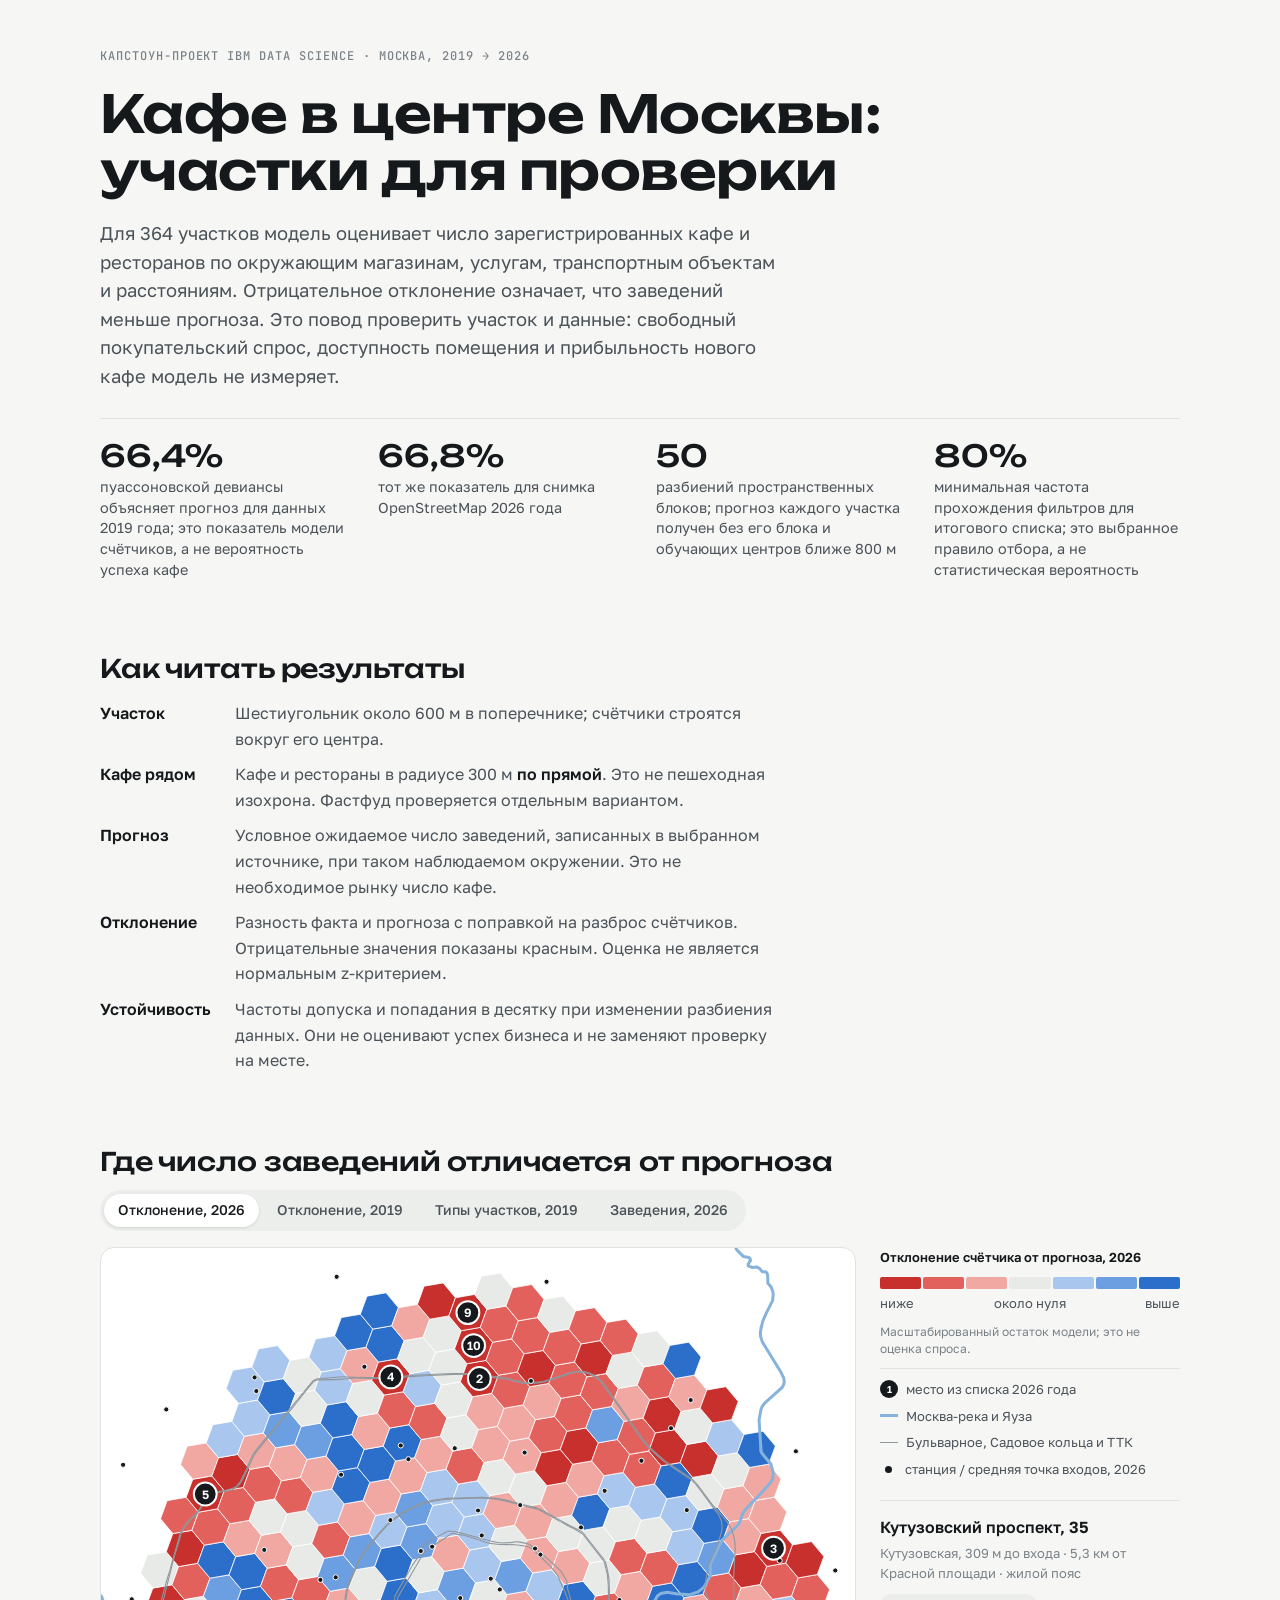
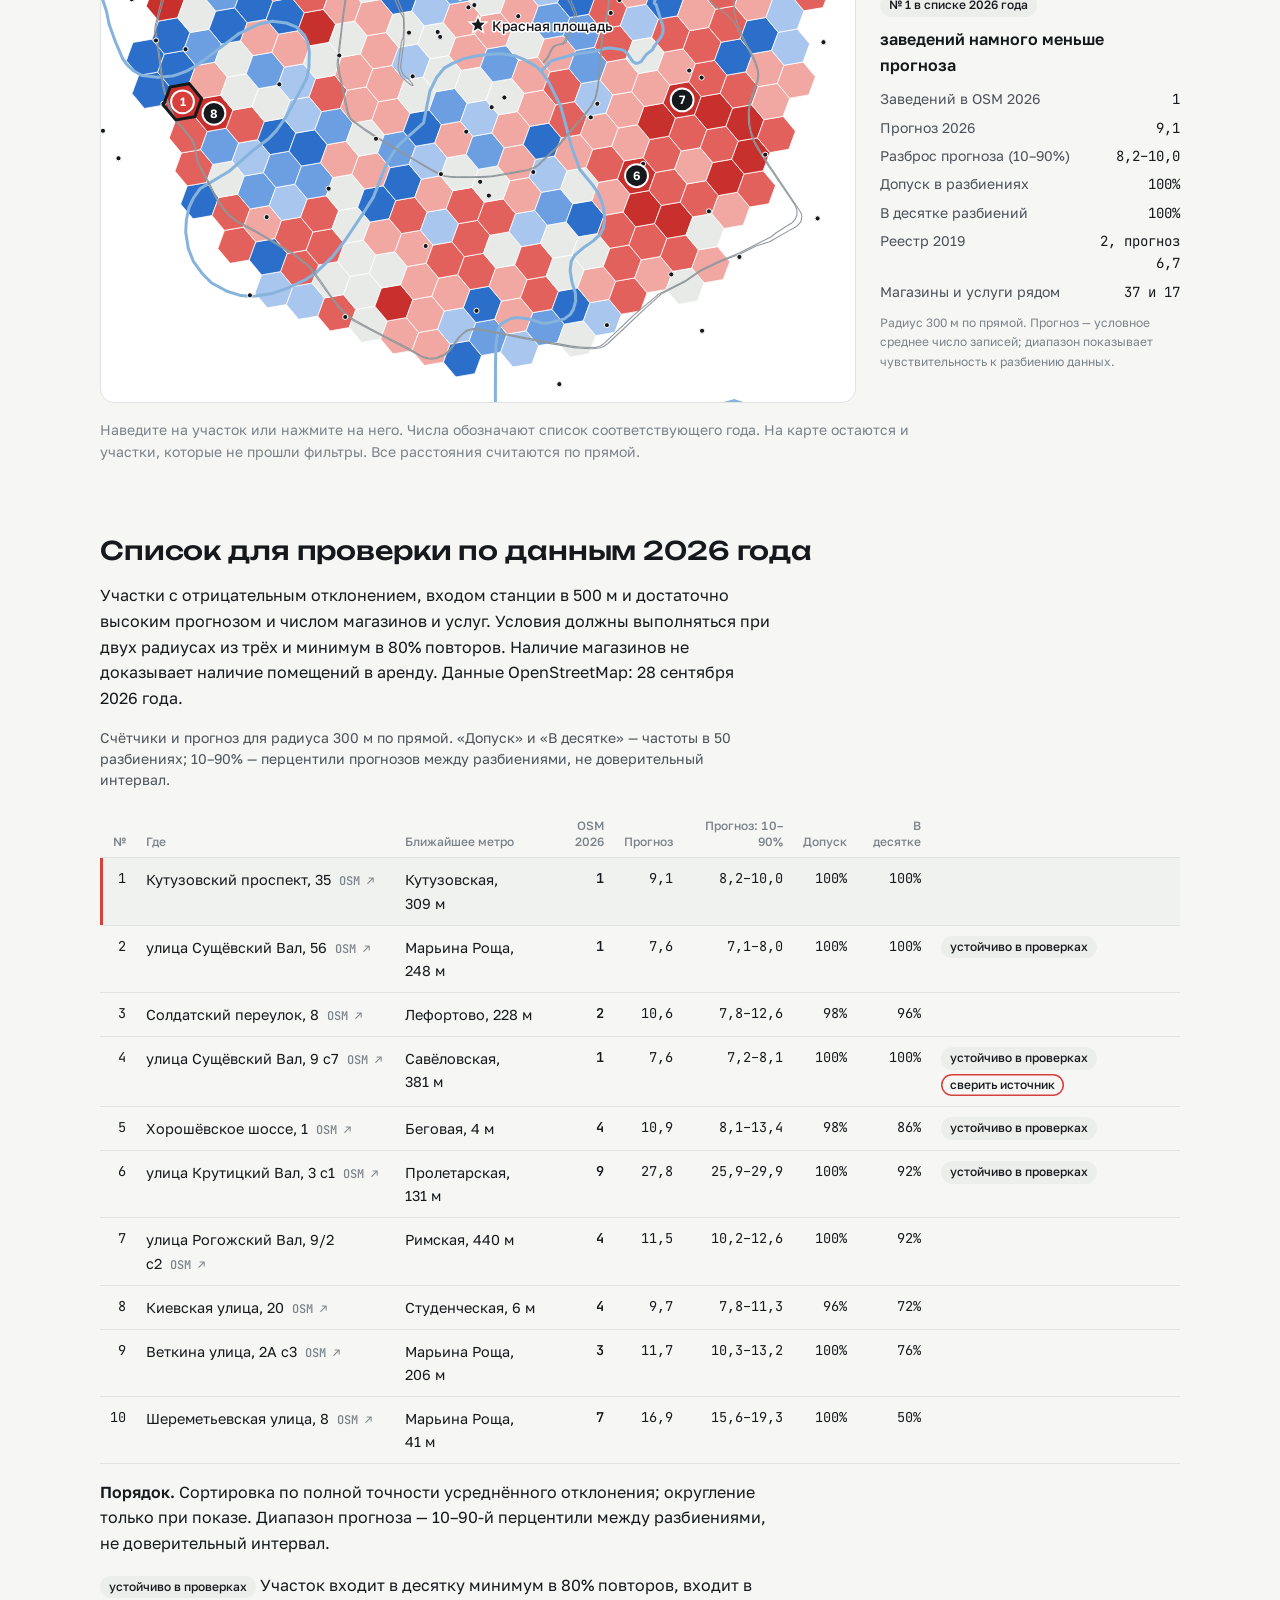
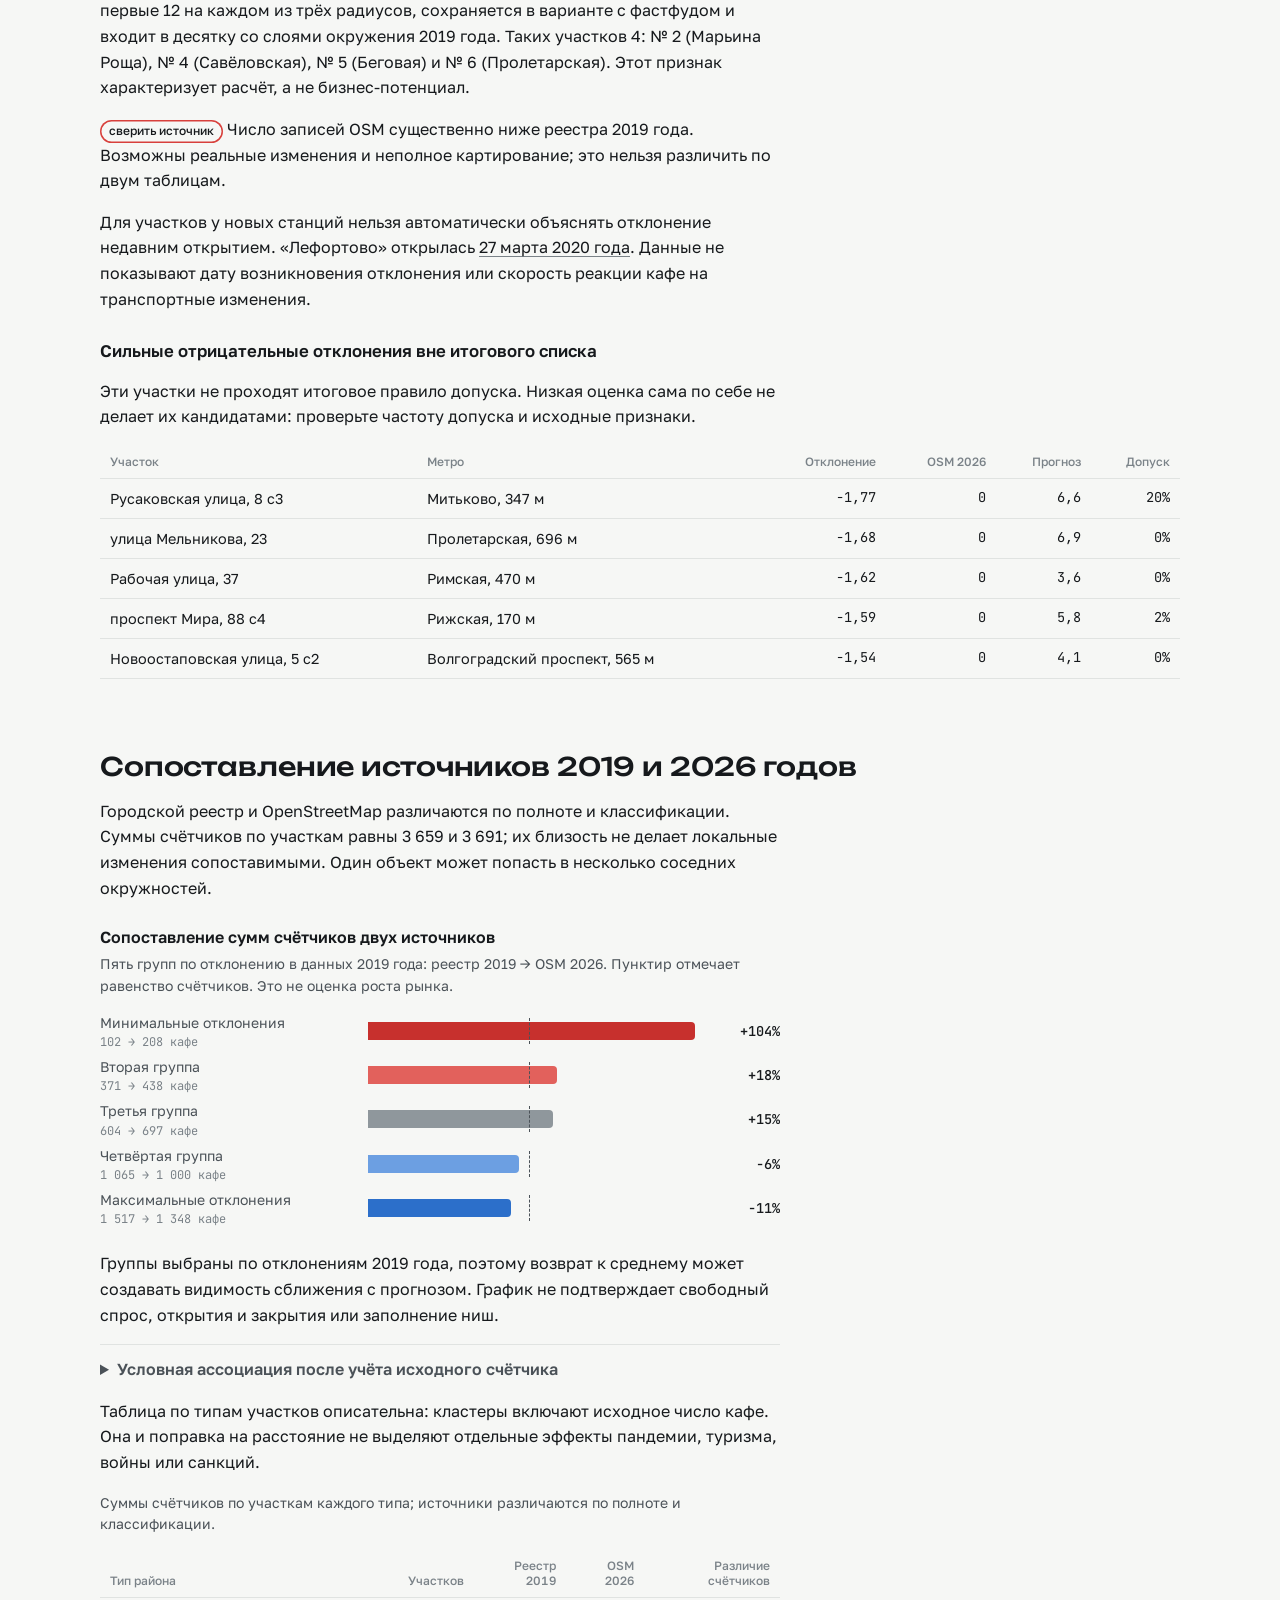
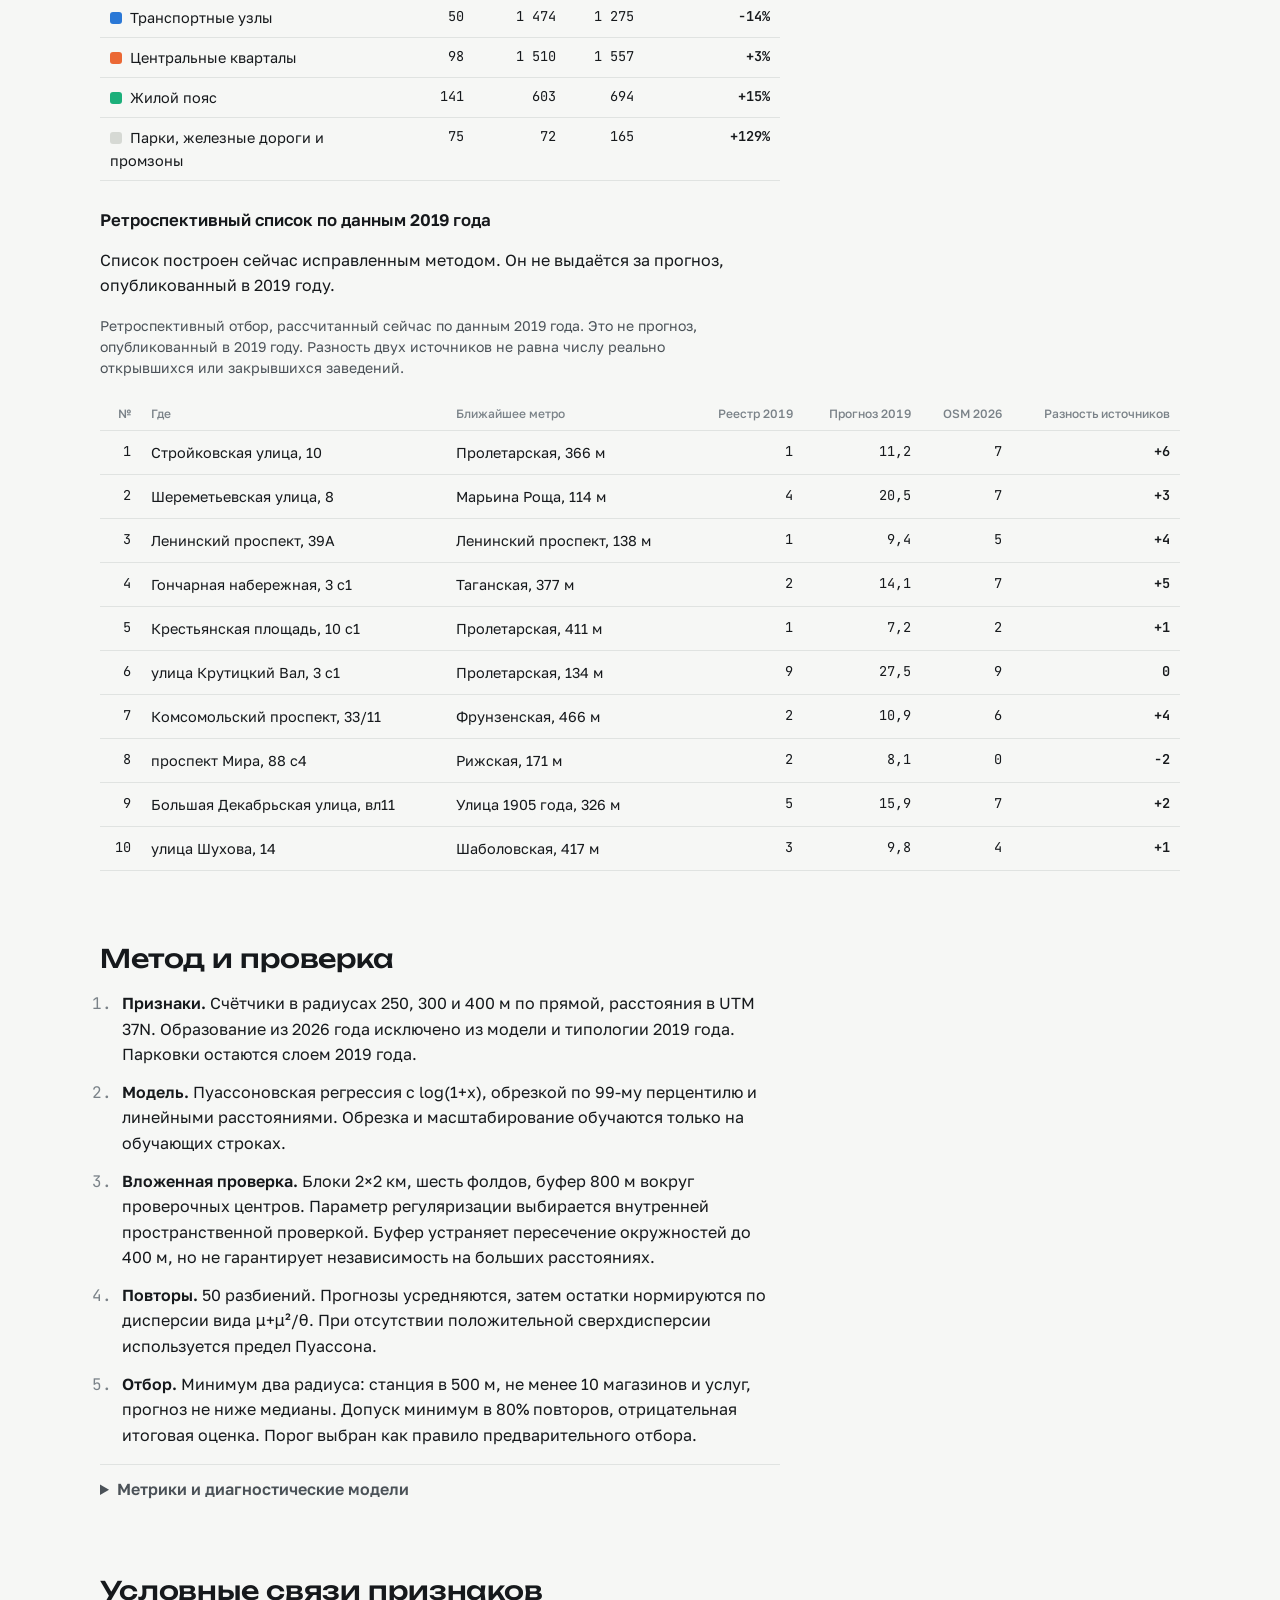
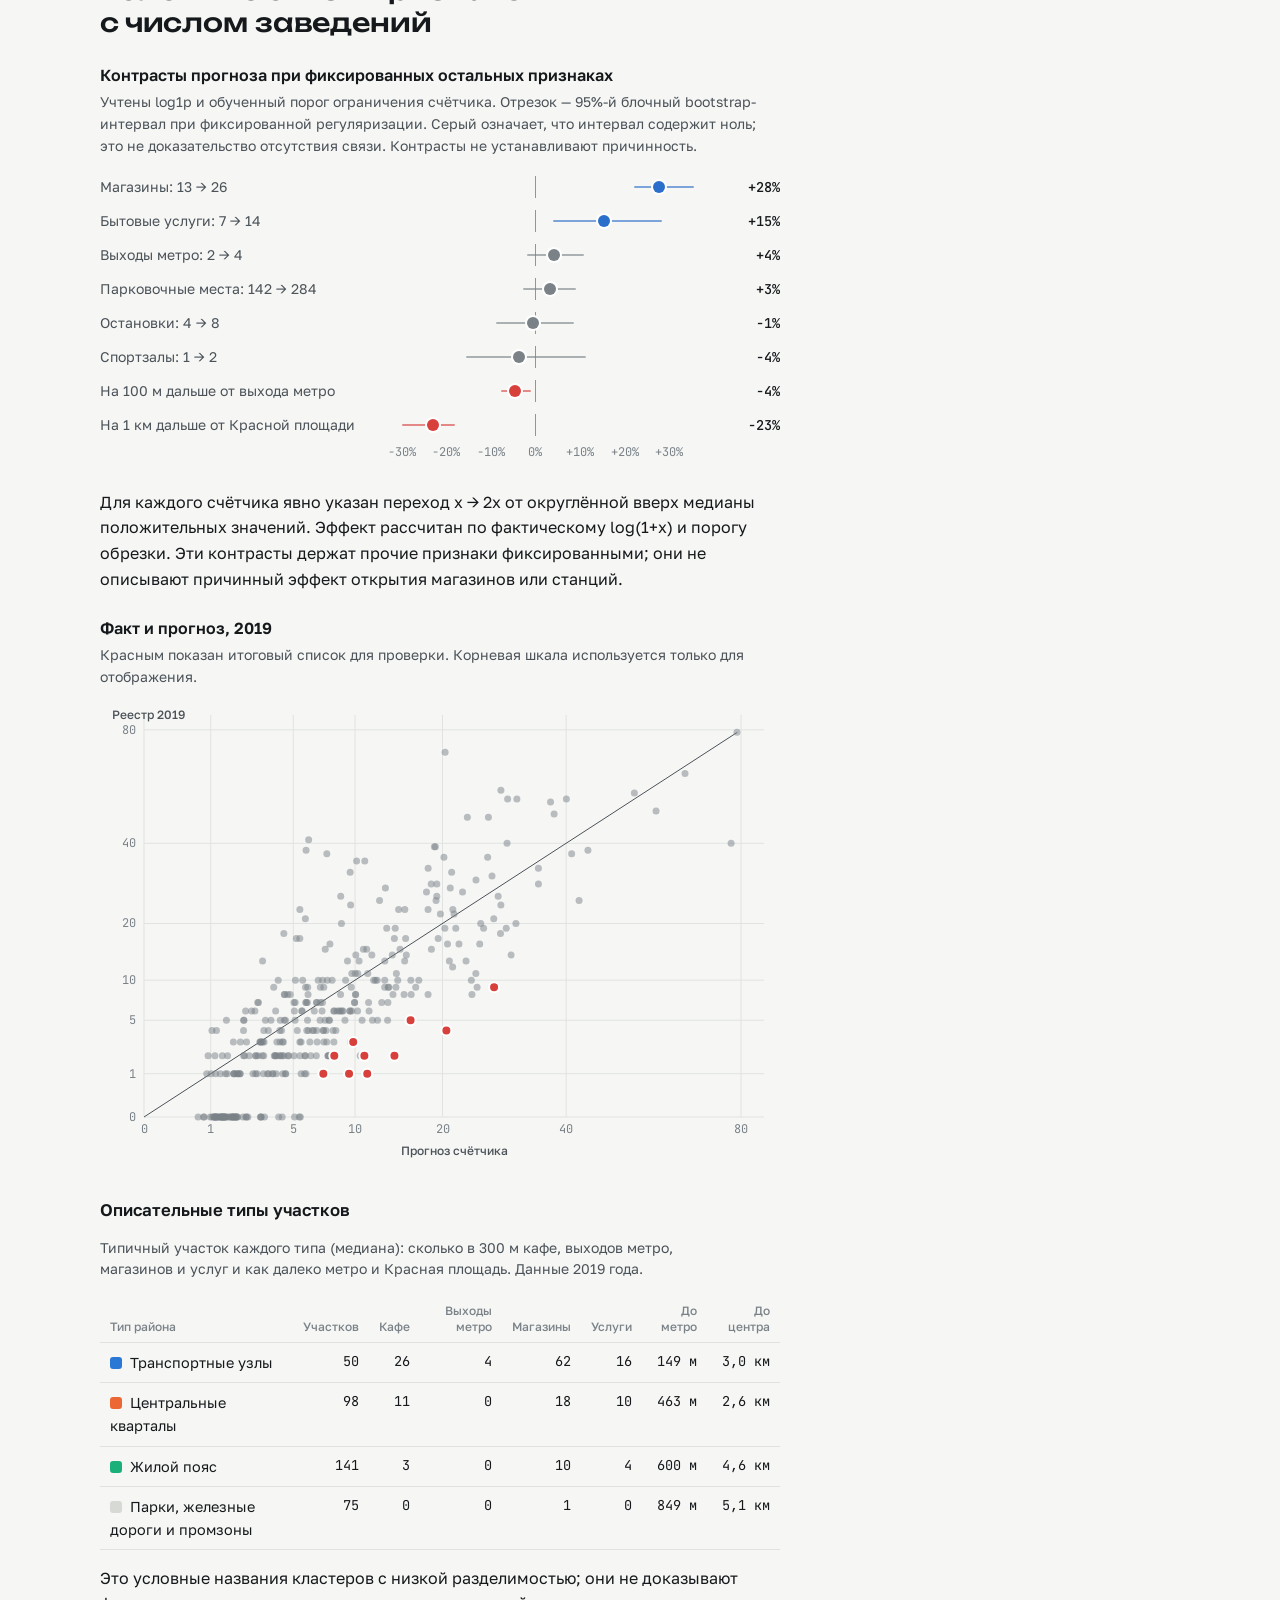
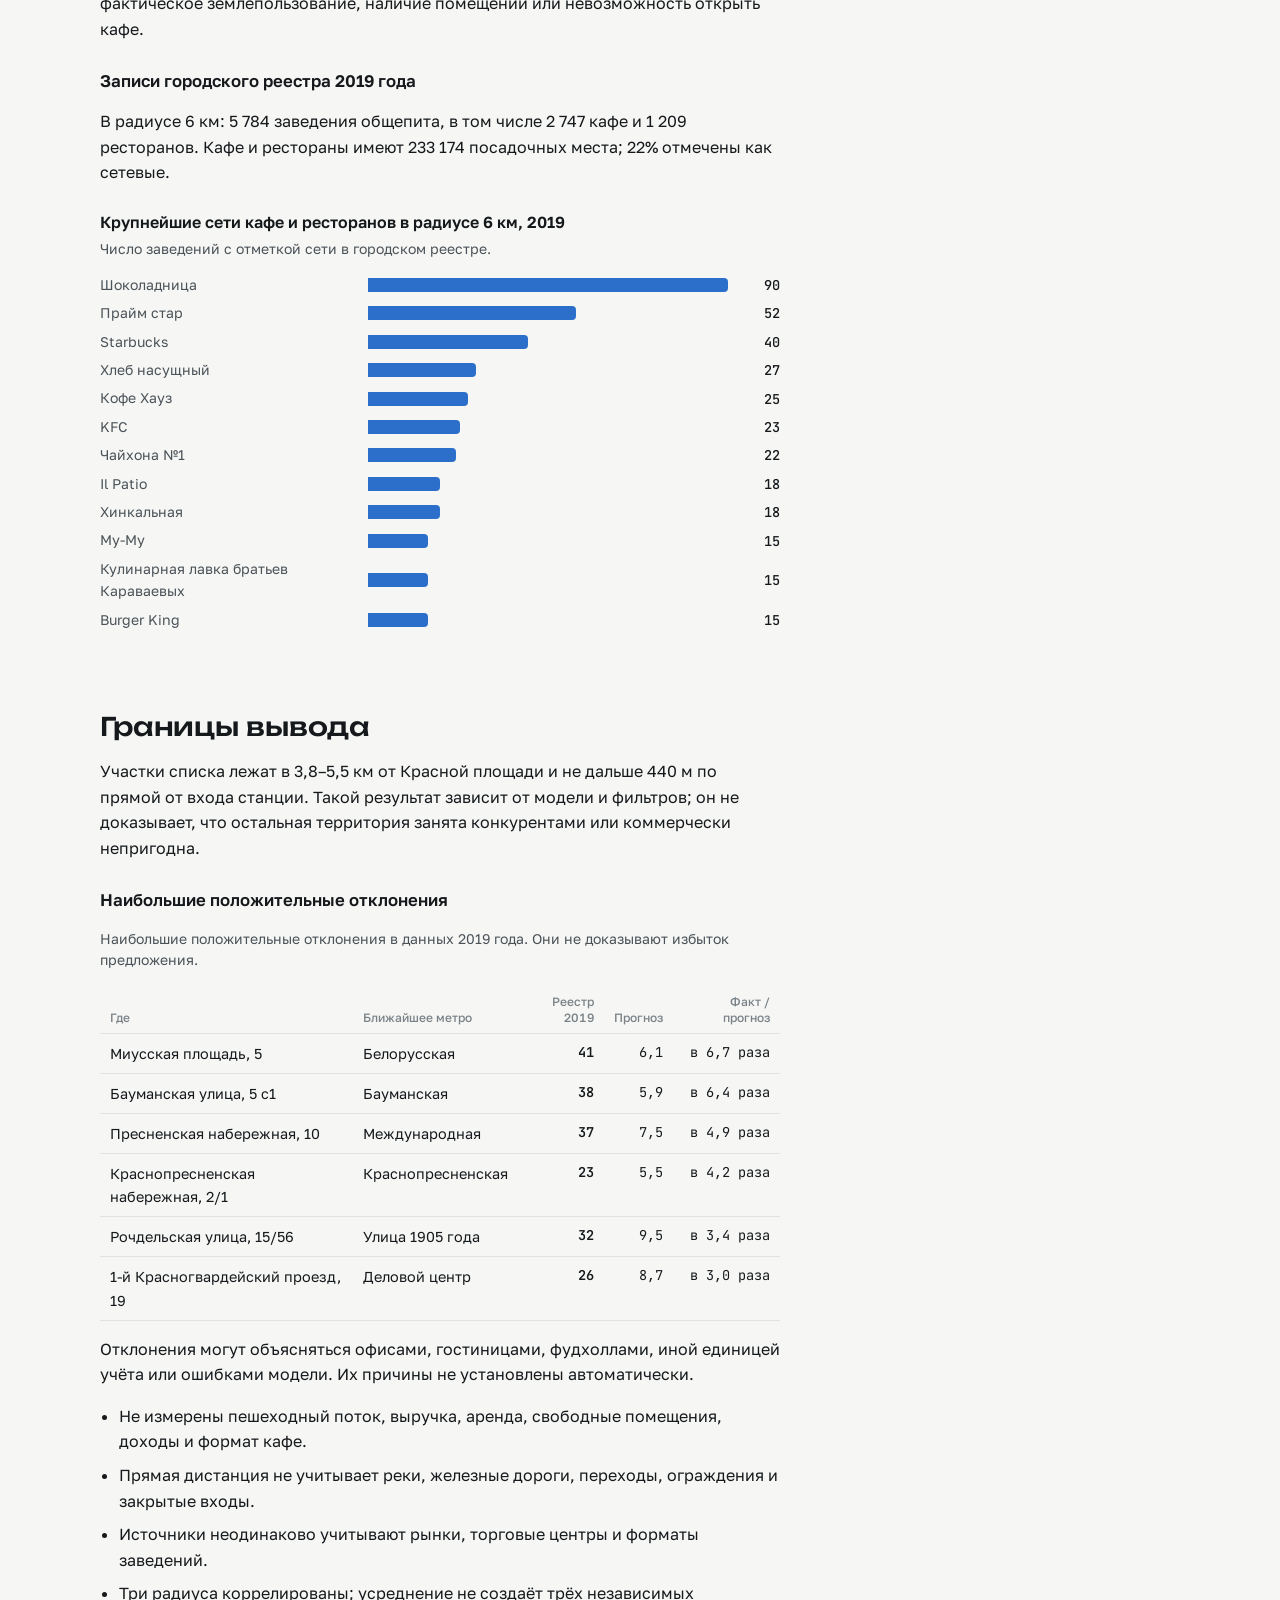
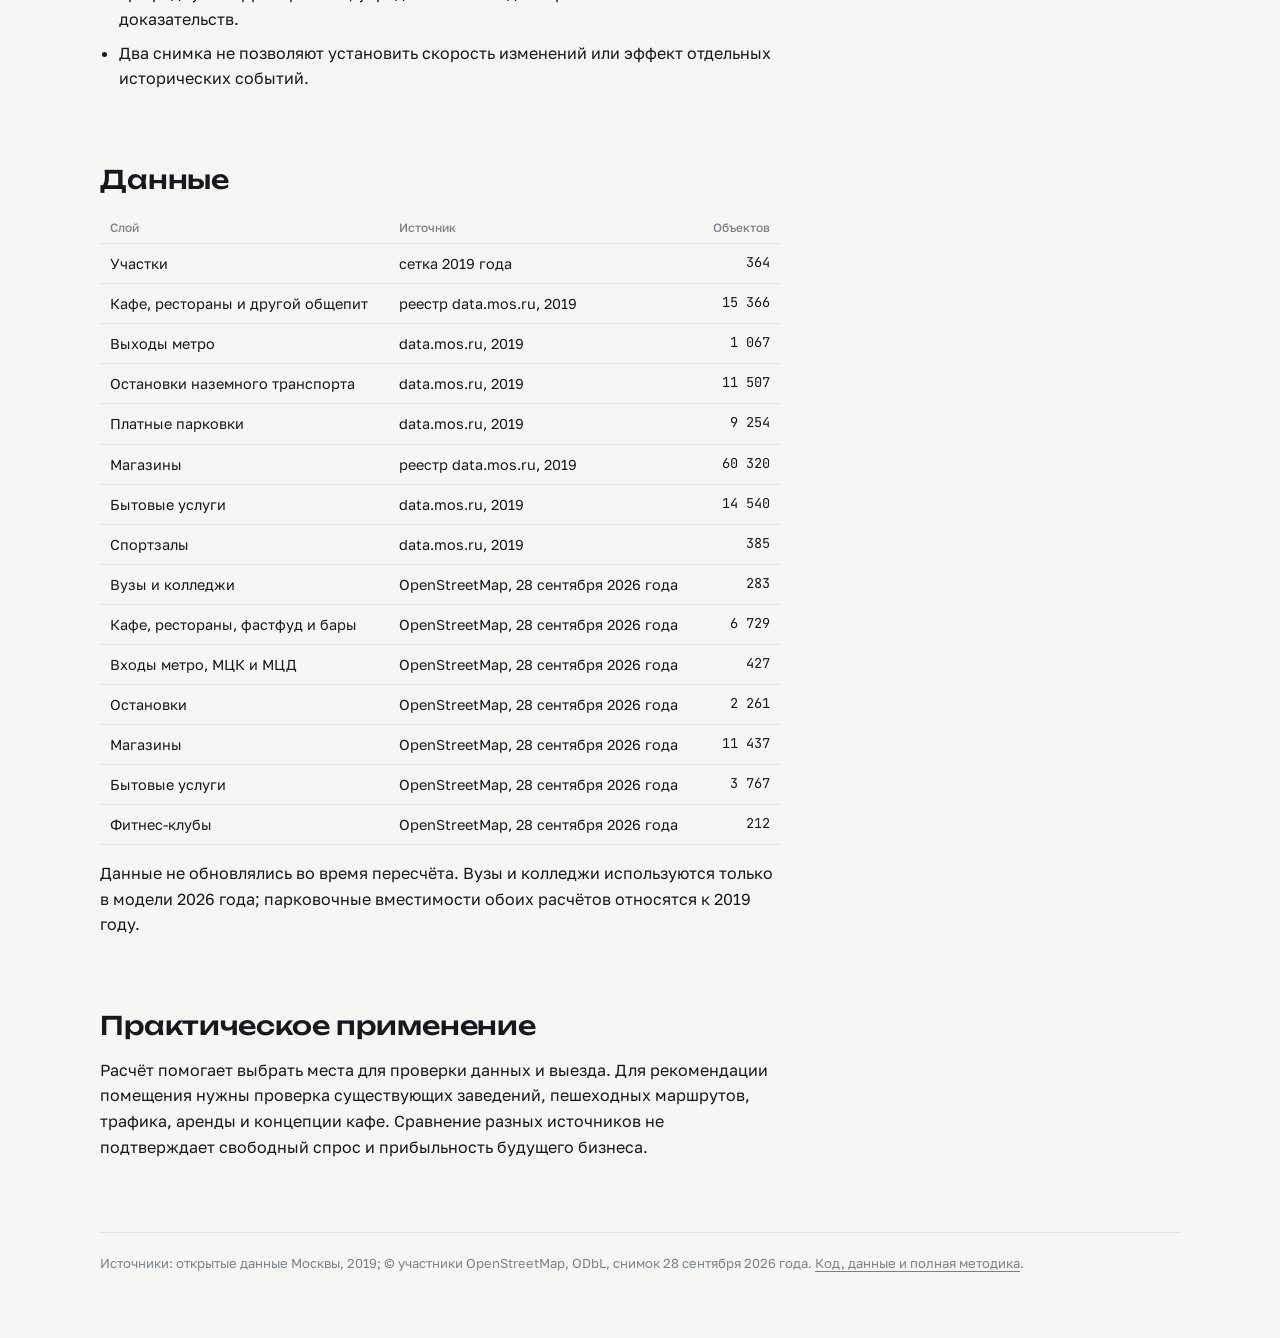
<file: report/report_ru.html>
<!doctype html>
<html lang="ru">
<head>
<meta charset="utf-8">
<meta name="viewport" content="width=device-width, initial-scale=1, viewport-fit=cover">
<title>Кафе в центре Москвы: участки для проверки</title>
<link rel="preconnect" href="https://fonts.googleapis.com">
<link rel="preconnect" href="https://fonts.gstatic.com" crossorigin>
<link rel="stylesheet" href="https://fonts.googleapis.com/css2?family=Golos+Text:wght@400;500;600&family=JetBrains+Mono:wght@400;500&family=Unbounded:wght@500;600&display=swap">
<style>
/* Layout: one reading column of ~68ch; the map and the shortlist table break out to 1120px. */
:root {
  --bg: #f6f7f5;
  --surface: #ffffff;
  --ink: #16191c;
  --ink-2: #4b5258;
  --muted: #7a8288;
  --line: #e0e3e1;
  --chip: #eceeec;
  --hover: #f0f2f0;
  --shadow: rgb(22 25 28 / 0.12);
  --accent: #d8403c;
  --more: #2c6fca;
  --water: #86b3dc;
  --ring: #8f979c;
  --station: #16191c;
  /* fewer (red) ... as expected (grey) ... more (blue) than expected */
  --d0: #c7302d; --d1: #e2615c; --d2: #f1a8a3; --d3: #e8eae8; --d4: #a9c6ee; --d5: #6c9fe2; --d6: #2c6fca;
  /* cafés and restaurants within 300 m, few to many */
  --q0: #e6eefa; --q1: #c8dbf5; --q2: #9fc1ee; --q3: #6f9fe2; --q4: #427fd3; --q5: #2a62ad; --q6: #1b447e;
  /* place types */
  --t0: #2a78d6; --t1: #eb6834; --t2: #1baf7a; --t3: #d6d9d4;

  --font-display: "Unbounded", "Golos Text", system-ui, sans-serif;
  --font-body: "Golos Text", system-ui, -apple-system, "Segoe UI", Roboto, sans-serif;
  --font-data: "JetBrains Mono", ui-monospace, "SFMono-Regular", Menlo, Consolas, monospace;
}
@media (prefers-color-scheme: dark) {
  :root:not([data-theme="light"]) {
    --bg: #101315; --surface: #171b1e; --ink: #edf0f1; --ink-2: #b4bbc0; --muted: #858d93; --line: #2a3034;
    --chip: #22282b; --hover: #1d2225; --shadow: rgb(0 0 0 / 0.45); --accent: #f0615c; --more: #5b9cf0;
    --water: #3a6a96; --ring: #6d767c; --station: #edf0f1;
    --d0: #ef5a55; --d1: #b8453f; --d2: #6d3634; --d3: #262c30; --d4: #2d4a70; --d5: #3f73b8; --d6: #5b9cf0;
    --q0: #1b2733; --q1: #213b56; --q2: #2a557e; --q3: #3570a8; --q4: #4c8ed4; --q5: #74aeea; --q6: #a8cdf5;
    --t0: #3987e5; --t1: #d95926; --t2: #199e70; --t3: #353b3f;
    color-scheme: dark;
  }
}
:root[data-theme="dark"] {
  --bg: #101315; --surface: #171b1e; --ink: #edf0f1; --ink-2: #b4bbc0; --muted: #858d93; --line: #2a3034;
  --chip: #22282b; --hover: #1d2225; --shadow: rgb(0 0 0 / 0.45); --accent: #f0615c; --more: #5b9cf0;
  --water: #3a6a96; --ring: #6d767c; --station: #edf0f1;
  --d0: #ef5a55; --d1: #b8453f; --d2: #6d3634; --d3: #262c30; --d4: #2d4a70; --d5: #3f73b8; --d6: #5b9cf0;
  --q0: #1b2733; --q1: #213b56; --q2: #2a557e; --q3: #3570a8; --q4: #4c8ed4; --q5: #74aeea; --q6: #a8cdf5;
  --t0: #3987e5; --t1: #d95926; --t2: #199e70; --t3: #353b3f;
  color-scheme: dark;
}

body {
  margin: 0;
  background: var(--bg);
  color: var(--ink);
  font: 400 16px/1.6 var(--font-body);
  -webkit-font-smoothing: antialiased;
}
[hidden] { display: none !important; }
a { color: inherit; text-decoration-color: var(--muted); text-underline-offset: 3px; }
a:hover { text-decoration-color: currentColor; }
:focus-visible { outline: 2px solid var(--more); outline-offset: 2px; }

.page {
  box-sizing: border-box;
  max-width: 1120px;
  margin: 0 auto;
  padding-inline: 20px;
  padding-block: 48px 64px;
  display: flex;
  flex-direction: column;
  gap: 72px;
}
.page > * { min-width: 0; }
.prose { max-width: 68ch; }
section { display: flex; flex-direction: column; gap: 16px; }
section > p, .prose > p, ul, ol { margin: 0; }
.prose { display: flex; flex-direction: column; gap: 16px; }

h1, h2, h3 { margin: 0; text-wrap: balance; }
h1 { font: 600 clamp(2rem, 4.6vw, 3.25rem)/1.1 var(--font-display); letter-spacing: -0.01em; max-width: 18ch; }
h2 { font: 500 clamp(1.3rem, 2.4vw, 1.6rem)/1.25 var(--font-display); letter-spacing: -0.005em; }
h3 { font: 600 1.05rem/1.35 var(--font-body); margin-top: 12px; }
.kicker {
  margin: 0;
  font: 500 0.75rem/1.4 var(--font-data);
  letter-spacing: 0.08em;
  text-transform: uppercase;
  color: var(--muted);
}
.lede { margin: 0; font-size: 1.15rem; line-height: 1.55; color: var(--ink-2); max-width: 62ch; }
strong { font-weight: 600; color: var(--ink); }

.masthead { display: flex; flex-direction: column; gap: 20px; }
.facts {
  margin: 8px 0 0;
  display: grid;
  grid-template-columns: repeat(auto-fit, minmax(190px, 1fr));
  gap: 20px 32px;
  padding-top: 20px;
  border-top: 1px solid var(--line);
}
.facts div { display: flex; flex-direction: column; gap: 4px; min-width: 0; }
.facts dt { font: 500 1.9rem/1.1 var(--font-display); }
.facts dd { margin: 0; font-size: 0.9rem; line-height: 1.45; color: var(--ink-2); }

/* ---------- map ---------- */
.section-head { display: flex; flex-wrap: wrap; align-items: center; justify-content: space-between; gap: 12px 24px; }
.tabs { display: inline-flex; flex-wrap: wrap; gap: 4px; padding: 4px; background: var(--chip); border-radius: 999px; }
.tab {
  font: 500 0.875rem/1.2 var(--font-body);
  color: var(--ink-2);
  background: transparent;
  border: 0;
  border-radius: 999px;
  padding: 8px 14px;
  cursor: pointer;
}
.tab:hover { color: var(--ink); }
.tab[aria-selected="true"] { background: var(--surface); color: var(--ink); box-shadow: 0 1px 3px var(--shadow); }

.map-layout { display: grid; grid-template-columns: minmax(0, 1fr) 300px; gap: 24px; align-items: start; }
.map-frame {
  position: relative;
  margin: 0;
  background: var(--surface);
  border: 1px solid var(--line);
  border-radius: 14px;
  overflow: hidden;
}
#map-svg { display: block; width: 100%; height: auto; aspect-ratio: 1; touch-action: manipulation; }
.map-side { display: flex; flex-direction: column; gap: 20px; min-width: 0; }
.note { margin: 0; font-size: 0.875rem; color: var(--muted); max-width: 90ch; }

.hex { stroke: var(--surface); stroke-width: 0.8px; vector-effect: non-scaling-stroke; cursor: pointer; }
.river { fill: none; stroke: var(--water); stroke-width: 3px; stroke-linecap: round; stroke-linejoin: round; vector-effect: non-scaling-stroke; }
.ring { fill: none; stroke: var(--ring); stroke-width: 1.1px; stroke-linejoin: round; vector-effect: non-scaling-stroke; }
.station { fill: var(--station); stroke: var(--surface); stroke-width: 1px; vector-effect: non-scaling-stroke; }
.context, .stations, .outline { pointer-events: none; }
.outline polygon { fill: none; vector-effect: non-scaling-stroke; }
.outline .hover { stroke: var(--ink); stroke-width: 1.5px; opacity: 0.75; }
.outline .selected { stroke: var(--ink); stroke-width: 3px; }
.landmark { fill: var(--ink); stroke: var(--surface); stroke-width: 1.5px; vector-effect: non-scaling-stroke; }
.landmark-label { fill: var(--ink); paint-order: stroke; stroke: var(--surface); stroke-linejoin: round; font-family: var(--font-body); font-weight: 500; }
.marker { cursor: pointer; }
.marker circle { fill: var(--ink); stroke: var(--surface); stroke-width: 2px; vector-effect: non-scaling-stroke; }
.marker text { fill: var(--surface); font-family: var(--font-body); font-weight: 600; text-anchor: middle; dominant-baseline: central; }
.marker.is-selected circle { fill: var(--accent); }
.marker:focus { outline: none; }
.marker:focus-visible circle { stroke: var(--more); stroke-width: 3px; }
.markers-2019 .marker circle { fill: var(--surface); stroke: var(--ink); }
.markers-2019 .marker text { fill: var(--ink); }
.markers-2019 .marker.is-selected circle { fill: var(--accent); stroke: var(--surface); }
.markers-2019 .marker.is-selected text { fill: var(--surface); }

.d0 { fill: var(--d0); background: var(--d0); } .d1 { fill: var(--d1); background: var(--d1); }
.d2 { fill: var(--d2); background: var(--d2); } .d3 { fill: var(--d3); background: var(--d3); }
.d4 { fill: var(--d4); background: var(--d4); } .d5 { fill: var(--d5); background: var(--d5); }
.d6 { fill: var(--d6); background: var(--d6); }
.q0 { fill: var(--q0); background: var(--q0); } .q1 { fill: var(--q1); background: var(--q1); }
.q2 { fill: var(--q2); background: var(--q2); } .q3 { fill: var(--q3); background: var(--q3); }
.q4 { fill: var(--q4); background: var(--q4); } .q5 { fill: var(--q5); background: var(--q5); }
.q6 { fill: var(--q6); background: var(--q6); }
.t0 { fill: var(--t0); background: var(--t0); } .t1 { fill: var(--t1); background: var(--t1); }
.t2 { fill: var(--t2); background: var(--t2); } .t3 { fill: var(--t3); background: var(--t3); }

.tip {
  position: absolute;
  z-index: 2;
  pointer-events: none;
  max-width: 250px;
  padding: 8px 10px;
  background: var(--surface);
  color: var(--ink);
  border: 1px solid var(--line);
  border-radius: 8px;
  box-shadow: 0 8px 24px var(--shadow);
  font-size: 0.8125rem;
  line-height: 1.4;
}
.tip b { font-weight: 600; }
.tip span { display: block; color: var(--ink-2); }

.legend { display: flex; flex-direction: column; gap: 10px; font-size: 0.8125rem; color: var(--ink-2); }
.legend-title { font-weight: 600; color: var(--ink); }
.ramp { display: grid; grid-template-columns: repeat(7, 1fr); gap: 2px; }
.ramp span { height: 12px; border-radius: 2px; }
.ramp-labels { display: flex; justify-content: space-between; gap: 8px; }
.ramp-box { display: flex; flex-direction: column; gap: 4px; }
.ramp-labels.seven { display: grid; grid-template-columns: repeat(7, 1fr); gap: 2px; text-align: center; font: 0.6875rem var(--font-data); }
.legend-list { display: flex; flex-direction: column; gap: 6px; margin: 0; padding: 0; list-style: none; }
.legend-list li { display: flex; align-items: center; gap: 8px; }
.swatch { display: inline-block; flex: none; width: 12px; height: 12px; border-radius: 3px; margin-right: 8px; vertical-align: -1px; }
.legend-list .swatch { margin-right: 0; }
.legend-list.keys { padding-top: 10px; border-top: 1px solid var(--line); }
.legend-note { margin: 0; font-size: 0.75rem; line-height: 1.4; color: var(--muted); }
.key-line { flex: none; display: inline-block; width: 18px; height: 0; border-top: 3px solid var(--water); }
.key-line.ring-key { border-top: 1.5px solid var(--ring); }
.key-dot { flex: none; display: inline-block; width: 7px; height: 7px; margin-inline: 5px; border-radius: 50%; background: var(--station); }
.key-marker {
  flex: none; display: inline-grid; place-items: center; width: 18px; height: 18px; border-radius: 50%;
  background: var(--ink); color: var(--surface); font: 600 10px/1 var(--font-body);
}
.key-marker.past { background: var(--surface); color: var(--ink); box-shadow: inset 0 0 0 1.5px var(--ink); }

.cell-card { display: flex; flex-direction: column; gap: 10px; padding-top: 16px; border-top: 1px solid var(--line); }
.cell-card h3 { margin: 0; font-size: 1rem; }
.cell-card .where { margin: -6px 0 0; font-size: 0.8125rem; color: var(--muted); }
.cell-card dl { margin: 0; display: grid; grid-template-columns: auto 1fr; gap: 6px 14px; font-size: 0.875rem; }
.cell-card dt { color: var(--ink-2); }
.cell-card dd { margin: 0; text-align: right; font-family: var(--font-data); font-variant-numeric: tabular-nums; }
.cell-card .badge { align-self: flex-start; }
.badges { display: flex; flex-wrap: wrap; gap: 6px; }
.badge-strong { background: var(--ink); color: var(--surface); }
.card-note { margin: 0; font-size: 0.75rem; color: var(--muted); }
.cell-card .verdict { margin: 0; font-weight: 600; color: var(--ink); }

/* ---------- tables ---------- */
.table-wrap { overflow-x: auto; -webkit-overflow-scrolling: touch; }
table { width: 100%; border-collapse: collapse; font-size: 0.9rem; }
th {
  padding: 8px 10px;
  text-align: left;
  vertical-align: bottom;
  font: 500 0.75rem/1.3 var(--font-body);
  color: var(--muted);
  border-bottom: 1px solid var(--line);
}
td { padding: 10px; vertical-align: top; border-bottom: 1px solid var(--line); }
.num { text-align: right; font-family: var(--font-data); font-variant-numeric: tabular-nums; white-space: nowrap; }
td.num { font-size: 0.85rem; }
th.num { font-family: var(--font-body); white-space: normal; }
table.shortlist { min-width: 860px; }
table.shortlist tbody tr { cursor: pointer; }
table.shortlist tbody tr:hover, table.shortlist tbody tr:focus-visible { background: var(--hover); }
table.shortlist tbody tr.is-selected { background: var(--hover); box-shadow: inset 3px 0 0 var(--accent); }
table.shortlist.history { min-width: 640px; }
.delta { margin-left: 4px; color: var(--muted); }
.address { min-width: 14rem; }
.osm { margin-left: 8px; font: 500 0.75rem var(--font-data); color: var(--muted); text-decoration: none; white-space: nowrap; }
.osm:hover { color: var(--ink); }
table.compact td, table.compact th { padding: 8px 10px; }
tr.best td { font-weight: 600; }
.chip, .badge {
  display: inline-block;
  padding: 3px 9px;
  border-radius: 999px;
  background: var(--chip);
  color: var(--ink);
  font: 500 0.75rem/1.4 var(--font-body);
  white-space: nowrap;
}
.chips { display: flex; flex-wrap: wrap; gap: 4px; }
.chip.warn { background: transparent; box-shadow: inset 0 0 0 1.5px var(--accent); }
.chip.new { background: transparent; box-shadow: inset 0 0 0 1.5px var(--more); }
.chip-notes { list-style: none; margin: 0; padding: 0; display: flex; flex-direction: column; gap: 12px; }
.chip-notes .chip { margin-right: 6px; }
td.key { font-weight: 600; color: var(--ink); }
.table-note { margin: 6px 0 0; font-size: 0.8125rem; color: var(--muted); }
.table-caption { margin: 0 0 4px; max-width: 72ch; font-size: 0.875rem; line-height: 1.5; color: var(--ink-2); }
.glossary { margin: 0; display: grid; grid-template-columns: max-content minmax(0, 1fr); gap: 10px 24px; }
.glossary div { display: contents; }
.glossary dt { font-weight: 600; }
.glossary dd { margin: 0; color: var(--ink-2); }
details.details { border-top: 1px solid var(--line); padding-top: 12px; }
details.details summary { cursor: pointer; font-weight: 600; color: var(--ink-2); }
details.details summary:hover { color: var(--ink); }
details.details[open] { display: flex; flex-direction: column; gap: 12px; }
details.details p { margin: 0; }

/* ---------- steps and lists ---------- */
.steps { display: flex; flex-direction: column; gap: 12px; padding-left: 1.4em; }
.steps li::marker { font-family: var(--font-data); color: var(--muted); }
ul { display: flex; flex-direction: column; gap: 8px; padding-left: 1.2em; }

/* ---------- charts ---------- */
.chart { margin: 8px 0; display: flex; flex-direction: column; gap: 14px; }
.chart figcaption { font-size: 0.875rem; color: var(--ink-2); }
.chart figcaption strong { display: block; font-size: 1rem; margin-bottom: 2px; }

.dots { display: flex; flex-direction: column; gap: 4px; }
.dot-row { display: grid; grid-template-columns: minmax(10rem, 17rem) minmax(0, 1fr) 3.5rem; align-items: center; gap: 12px; min-height: 30px; }
.dot-label { font-size: 0.875rem; color: var(--ink-2); }
.dot-value { text-align: right; font: 500 0.85rem var(--font-data); font-variant-numeric: tabular-nums; }
.dot-track { position: relative; height: 22px; }
.dot-track::before { content: ""; position: absolute; left: var(--zero); top: 0; bottom: 0; border-left: 1px solid var(--ring); }
.ci { position: absolute; top: 10px; height: 2px; border-radius: 1px; background: var(--muted); opacity: 0.6; }
.ci.pos { background: var(--more); } .ci.neg { background: var(--accent); }
.pt { position: absolute; top: 5px; width: 12px; height: 12px; margin-left: -6px; border-radius: 50%; background: var(--muted); box-shadow: 0 0 0 2px var(--surface); }
.pt.pos { background: var(--more); } .pt.neg { background: var(--accent); }
.dot-row.axis { min-height: 18px; }
.dot-row.axis .dot-track::before { display: none; }
.tick { position: absolute; top: 0; transform: translateX(-50%); font: 0.75rem var(--font-data); color: var(--muted); white-space: nowrap; }
.zero { display: none; }

.bars { display: flex; flex-direction: column; gap: 6px; }
.bar-row { display: grid; grid-template-columns: minmax(8rem, 16rem) minmax(0, 1fr) 2.5rem; align-items: center; gap: 12px; }
.bar-label { font-size: 0.875rem; color: var(--ink-2); overflow-wrap: anywhere; }
.bar-track { height: 14px; }
.bar { display: block; height: 100%; background: var(--more); border-radius: 0 4px 4px 0; }
.bar-value { text-align: right; font: 500 0.85rem var(--font-data); font-variant-numeric: tabular-nums; }
.bar-label small { display: block; font: 0.75rem var(--font-data); color: var(--muted); }
.bar-track { position: relative; }
.bar-track .ref { position: absolute; top: -4px; bottom: -4px; border-left: 1.5px dashed var(--ink-2); }
#quintiles .bar-track { height: 18px; }

.scatter-box { position: relative; }
#scatter-svg { display: block; width: 100%; height: auto; }
.grid-line { stroke: var(--line); stroke-width: 1; }
.axis-text { fill: var(--muted); font: 12px var(--font-data); }
.axis-title { fill: var(--ink-2); font: 500 12px var(--font-body); }
.diagonal { stroke: var(--ink-2); stroke-width: 1; }
.diagonal-label { fill: var(--ink-2); font: 12px var(--font-body); }
.pt-cell { fill: var(--muted); opacity: 0.5; }
.pt-short { fill: var(--accent); stroke: var(--surface); stroke-width: 2; }
.pt-focus { fill: none; stroke: var(--ink); stroke-width: 1.5; }

.footer { display: flex; flex-direction: column; gap: 6px; padding-top: 20px; border-top: 1px solid var(--line); font-size: 0.8125rem; color: var(--muted); }
.footer p { margin: 0; }

@media (max-width: 820px) {
  .map-layout { grid-template-columns: 1fr; }
  .page { gap: 56px; padding-block: 32px 48px; padding-inline: 16px; }
}
@media (max-width: 560px) {
  .glossary { grid-template-columns: 1fr; gap: 2px; }
  .glossary dd { margin-bottom: 10px; }
  .dot-row { grid-template-columns: minmax(0, 1fr) 3rem; grid-template-areas: "label value" "track track"; gap: 2px 8px; }
  .dot-label { grid-area: label; }
  .dot-value { grid-area: value; }
  .dot-track { grid-area: track; }
  .dot-row.axis { grid-template-areas: "track track"; }
  .dot-row.axis > span:not(.dot-track) { display: none; }
  .bar-row { grid-template-columns: minmax(0, 7.5rem) minmax(0, 1fr) 2rem; gap: 8px; }
  #quintiles .bar-row { grid-template-columns: minmax(0, 1fr) 3.5rem; grid-template-areas: "label label" "track value"; gap: 2px 8px; }
  #quintiles .bar-label { grid-area: label; overflow-wrap: normal; }
  #quintiles .bar-label small { display: inline; margin-left: 8px; }
  #quintiles .bar-track { grid-area: track; }
  #quintiles .bar-value { grid-area: value; }
}
@media (prefers-reduced-motion: reduce) {
  * { scroll-behavior: auto !important; transition: none !important; }
}
</style>
</head>
<body>
<main class="page">
  <header class="masthead">
    <p class="kicker">Капстоун-проект IBM Data Science · Москва, 2019 → 2026</p>
    <h1>Кафе в центре Москвы: участки для проверки</h1>
    <p class="lede">Для 364 участков модель оценивает число зарегистрированных кафе и ресторанов по
    окружающим магазинам, услугам, транспортным объектам и расстояниям. Отрицательное отклонение
    означает, что заведений меньше прогноза. Это повод проверить участок и данные: свободный
    покупательский спрос, доступность помещения и прибыльность нового кафе модель не измеряет.</p>
    <dl class="facts">
      <div><dt>66,4%</dt><dd>пуассоновской девиансы объясняет прогноз для данных 2019 года;
      это показатель модели счётчиков, а не вероятность успеха кафе</dd></div>
      <div><dt>66,8%</dt><dd>тот же показатель для снимка OpenStreetMap 2026 года</dd></div>
      <div><dt>50</dt><dd>разбиений пространственных блоков; прогноз каждого участка
      получен без его блока и обучающих центров ближе 800 м</dd></div>
      <div><dt>80%</dt><dd>минимальная частота прохождения фильтров для итогового
      списка; это выбранное правило отбора, а не статистическая вероятность</dd></div>
    </dl>
  </header>

  <section class="prose" id="glossary" aria-labelledby="glossary-title">
    <h2 id="glossary-title">Как читать результаты</h2>
    <dl class="glossary">
      <div><dt>Участок</dt><dd>Шестиугольник около 600 м в поперечнике; счётчики строятся вокруг его центра.</dd></div>
      <div><dt>Кафе рядом</dt><dd>Кафе и рестораны в радиусе 300 м <strong>по прямой</strong>.
      Это не пешеходная изохрона. Фастфуд проверяется отдельным вариантом.</dd></div>
      <div><dt>Прогноз</dt><dd>Условное ожидаемое число заведений, записанных в выбранном источнике,
      при таком наблюдаемом окружении. Это не необходимое рынку число кафе.</dd></div>
      <div><dt>Отклонение</dt><dd>Разность факта и прогноза с поправкой на разброс счётчиков.
      Отрицательные значения показаны красным. Оценка не является нормальным z-критерием.</dd></div>
      <div><dt>Устойчивость</dt><dd>Частоты допуска и попадания в десятку при изменении разбиения
      данных. Они не оценивают успех бизнеса и не заменяют проверку на месте.</dd></div>
    </dl>
  </section>

  <section class="wide" id="map" aria-labelledby="map-title">
    <div class="section-head">
      <h2 id="map-title">Где число заведений отличается от прогноза</h2>
      <div class="tabs" role="tablist" aria-label="Слой карты">
        <button class="tab" role="tab" aria-selected="true" data-layer="score2026">Отклонение, 2026</button>
        <button class="tab" role="tab" aria-selected="false" data-layer="score2019">Отклонение, 2019</button>
        <button class="tab" role="tab" aria-selected="false" data-layer="type">Типы участков, 2019</button>
        <button class="tab" role="tab" aria-selected="false" data-layer="competitors">Заведения, 2026</button>
      </div>
    </div>
    <div class="map-layout">
      <figure class="map-frame">
        <svg id="map-svg" role="img" aria-label="Карта 364 участков центральной Москвы"></svg>
        <div class="tip" id="map-tip" hidden></div>
      </figure>
      <aside class="map-side"><div id="legend" class="legend"></div>
        <div id="cell-card" class="cell-card" aria-live="polite"></div></aside>
    </div>
    <p class="note">Наведите на участок или нажмите на него. Числа обозначают список соответствующего года.
    На карте остаются и участки, которые не прошли фильтры. Все расстояния считаются по прямой.</p>
  </section>

  <section class="wide" id="shortlist" aria-labelledby="shortlist-title">
    <h2 id="shortlist-title">Список для проверки по данным 2026 года</h2>
    <p class="prose">Участки с отрицательным отклонением, входом станции в 500 м и достаточно высоким
    прогнозом и числом магазинов и услуг. Условия должны выполняться при двух радиусах из трёх и
    минимум в 80% повторов. Наличие магазинов не доказывает наличие помещений в аренду.
    Данные OpenStreetMap: 28&nbsp;сентября 2026&nbsp;года.</p>
    <p class="table-caption">Счётчики и прогноз для радиуса 300&nbsp;м по прямой. «Допуск» и «В десятке» — частоты в 50 разбиениях; 10–90% — перцентили прогнозов между разбиениями, не доверительный интервал.</p><div class="table-wrap"><table class="shortlist"><thead><tr><th class="num">№</th><th>Где</th><th>Ближайшее метро</th><th class="num">OSM 2026</th><th class="num">Прогноз</th><th class="num">Прогноз: 10–90%</th><th class="num">Допуск</th><th class="num">В десятке</th><th></th></tr></thead><tbody><tr data-cell="60" data-year="2026" tabindex="0" aria-label="Показать место № 1 на карте"><td class="num">1</td><td class="address">Кутузовский проспект, 35<a class="osm" href="https://www.openstreetmap.org/?mlat=55.740622&amp;mlon=37.539417#map=17/55.740622/37.539417" target="_blank" rel="noopener">OSM ↗</a></td><td>Кутузовская, 309&nbsp;м</td><td class="num key">1</td><td class="num">9,1</td><td class="num">8,2–10,0</td><td class="num">100%</td><td class="num">100%</td><td><span class="chips"></span></td></tr><tr data-cell="324" data-year="2026" tabindex="0" aria-label="Показать место № 2 на карте"><td class="num">2</td><td class="address">улица Сущёвский Вал, 56<a class="osm" href="https://www.openstreetmap.org/?mlat=55.792416&amp;mlon=37.620372#map=17/55.792416/37.620372" target="_blank" rel="noopener">OSM ↗</a></td><td>Марьина Роща, 248&nbsp;м</td><td class="num key">1</td><td class="num">7,6</td><td class="num">7,1–8,0</td><td class="num">100%</td><td class="num">100%</td><td><span class="chips"><span class="chip">устойчиво в проверках</span></span></td></tr><tr data-cell="303" data-year="2026" tabindex="0" aria-label="Показать место № 3 на карте"><td class="num">3</td><td class="address">Солдатский переулок, 8<a class="osm" href="https://www.openstreetmap.org/?mlat=55.766623&amp;mlon=37.703362#map=17/55.766623/37.703362" target="_blank" rel="noopener">OSM ↗</a></td><td>Лефортово, 228&nbsp;м</td><td class="num key">2</td><td class="num">10,6</td><td class="num">7,8–12,6</td><td class="num">98%</td><td class="num">96%</td><td><span class="chips"></span></td></tr><tr data-cell="307" data-year="2026" tabindex="0" aria-label="Показать место № 4 на карте"><td class="num">4</td><td class="address">улица Сущёвский Вал, 9 с7<a class="osm" href="https://www.openstreetmap.org/?mlat=55.792391&amp;mlon=37.595654#map=17/55.792391/37.595654" target="_blank" rel="noopener">OSM ↗</a></td><td>Савёловская, 381&nbsp;м</td><td class="num key">1</td><td class="num">7,6</td><td class="num">7,2–8,1</td><td class="num">100%</td><td class="num">100%</td><td><span class="chips"><span class="chip">устойчиво в проверках</span><span class="chip warn">сверить источник</span></span></td></tr><tr data-cell="192" data-year="2026" tabindex="0" aria-label="Показать место № 5 на карте"><td class="num">5</td><td class="address">Хорошёвское шоссе, 1<a class="osm" href="https://www.openstreetmap.org/?mlat=55.773369&amp;mlon=37.544541#map=17/55.773369/37.544541" target="_blank" rel="noopener">OSM ↗</a></td><td>Беговая, 4&nbsp;м</td><td class="num key">4</td><td class="num">10,9</td><td class="num">8,1–13,4</td><td class="num">98%</td><td class="num">86%</td><td><span class="chips"><span class="chip">устойчиво в проверках</span></span></td></tr><tr data-cell="129" data-year="2026" tabindex="0" aria-label="Показать место № 6 на карте"><td class="num">6</td><td class="address">улица Крутицкий Вал, 3 с1<a class="osm" href="https://www.openstreetmap.org/?mlat=55.730433&amp;mlon=37.666384#map=17/55.730433/37.666384" target="_blank" rel="noopener">OSM ↗</a></td><td>Пролетарская, 131&nbsp;м</td><td class="num key">9</td><td class="num">27,8</td><td class="num">25,9–29,9</td><td class="num">100%</td><td class="num">92%</td><td><span class="chips"><span class="chip">устойчиво в проверках</span></span></td></tr><tr data-cell="188" data-year="2026" tabindex="0" aria-label="Показать место № 7 на карте"><td class="num">7</td><td class="address">улица Рогожский Вал, 9/2 с2<a class="osm" href="https://www.openstreetmap.org/?mlat=55.742498&amp;mlon=37.678702#map=17/55.742498/37.678702" target="_blank" rel="noopener">OSM ↗</a></td><td>Римская, 440&nbsp;м</td><td class="num key">4</td><td class="num">11,5</td><td class="num">10,2–12,6</td><td class="num">100%</td><td class="num">92%</td><td><span class="chips"></span></td></tr><tr data-cell="61" data-year="2026" tabindex="0" aria-label="Показать место № 8 на карте"><td class="num">8</td><td class="address">Киевская улица, 20<a class="osm" href="https://www.openstreetmap.org/?mlat=55.738914&amp;mlon=37.548243#map=17/55.738914/37.548243" target="_blank" rel="noopener">OSM ↗</a></td><td>Студенческая, 6&nbsp;м</td><td class="num key">4</td><td class="num">9,7</td><td class="num">7,8–11,3</td><td class="num">96%</td><td class="num">72%</td><td><span class="chips"></span></td></tr><tr data-cell="348" data-year="2026" tabindex="0" aria-label="Показать место № 9 на карте"><td class="num">9</td><td class="address">Веткина улица, 2А с3<a class="osm" href="https://www.openstreetmap.org/?mlat=55.80275&amp;mlon=37.616811#map=17/55.80275/37.616811" target="_blank" rel="noopener">OSM ↗</a></td><td>Марьина Роща, 206&nbsp;м</td><td class="num key">3</td><td class="num">11,7</td><td class="num">10,3–13,2</td><td class="num">100%</td><td class="num">76%</td><td><span class="chips"></span></td></tr><tr data-cell="337" data-year="2026" tabindex="0" aria-label="Показать место № 10 на карте"><td class="num">10</td><td class="address">Шереметьевская улица, 8<a class="osm" href="https://www.openstreetmap.org/?mlat=55.797583&amp;mlon=37.618591#map=17/55.797583/37.618591" target="_blank" rel="noopener">OSM ↗</a></td><td>Марьина Роща, 41&nbsp;м</td><td class="num key">7</td><td class="num">16,9</td><td class="num">15,6–19,3</td><td class="num">100%</td><td class="num">50%</td><td><span class="chips"></span></td></tr></tbody></table></div>
    <div class="prose">
      <p><strong>Порядок.</strong> Сортировка по полной точности усреднённого отклонения; округление только
      при показе. Диапазон прогноза — 10–90-й перцентили между разбиениями, не доверительный интервал.</p>
      <p><span class="chip">устойчиво в проверках</span> Участок входит в десятку минимум в 80% повторов,
      входит в первые 12 на каждом из трёх радиусов, сохраняется в варианте с фастфудом и входит в десятку со
      слоями окружения 2019 года. Таких участков 4: № 2 (Марьина Роща), № 4 (Савёловская), № 5 (Беговая) и № 6 (Пролетарская).
      Этот признак характеризует расчёт, а не бизнес-потенциал.</p>
      <p><span class="chip warn">сверить источник</span> Число записей OSM существенно ниже реестра
      2019 года. Возможны реальные изменения и неполное картирование; это нельзя различить по двум таблицам.</p>
      <p>Для участков у новых станций нельзя автоматически объяснять отклонение недавним открытием.
      «Лефортово» открылась <a href="https://www.metrostroy.ru/projects/1059-lefortovo-severo-vostochnyj-uchastok-tpk/"
      target="_blank" rel="noopener">27 марта 2020 года</a>. Данные не показывают дату возникновения
      отклонения или скорость реакции кафе на транспортные изменения.</p>
    </div>
    <h3>Сильные отрицательные отклонения вне итогового списка</h3>
    <p class="prose">Эти участки не проходят итоговое правило допуска. Низкая оценка сама по себе
    не делает их кандидатами: проверьте частоту допуска и исходные признаки.</p>
    <div class="table-wrap"><table class="compact"><thead><tr><th>Участок</th><th>Метро</th><th class="num">Отклонение</th><th class="num">OSM 2026</th><th class="num">Прогноз</th><th class="num">Допуск</th></tr></thead><tbody><tr><td>Русаковская улица, 8 c3</td><td>Митьково, 347&nbsp;м</td><td class="num">−1,77</td><td class="num">0</td><td class="num">6,6</td><td class="num">20%</td></tr><tr><td>улица Мельникова, 23</td><td>Пролетарская, 696&nbsp;м</td><td class="num">−1,68</td><td class="num">0</td><td class="num">6,9</td><td class="num">0%</td></tr><tr><td>Рабочая улица, 37</td><td>Римская, 470&nbsp;м</td><td class="num">−1,62</td><td class="num">0</td><td class="num">3,6</td><td class="num">0%</td></tr><tr><td>проспект Мира, 88 с4</td><td>Рижская, 170&nbsp;м</td><td class="num">−1,59</td><td class="num">0</td><td class="num">5,8</td><td class="num">2%</td></tr><tr><td>Новоостаповская улица, 5 с2</td><td>Волгоградский проспект, 565&nbsp;м</td><td class="num">−1,54</td><td class="num">0</td><td class="num">4,1</td><td class="num">0%</td></tr></tbody></table></div>
  </section>

  <section class="wide" id="backtest" aria-labelledby="backtest-title">
    <h2 id="backtest-title">Сопоставление источников 2019 и 2026 годов</h2>
    <div class="prose">
      <p>Городской реестр и OpenStreetMap различаются по полноте и классификации. Суммы счётчиков
      по участкам равны 3 659 и 3 691; их близость не делает локальные изменения
      сопоставимыми. Один объект может попасть в несколько соседних окружностей.</p>
      <figure class="chart" id="quintiles"><figcaption><strong>Сопоставление сумм счётчиков двух источников</strong>Пять групп по отклонению в данных 2019 года: реестр 2019 → OSM 2026. Пунктир отмечает равенство счётчиков. Это не оценка роста рынка.</figcaption><div class="bars"><div class="bar-row"><span class="bar-label">Минимальные отклонения<small>102 → 208 кафе</small></span><span class="bar-track"><span class="bar" style="width:90.9%;background:var(--d0)"></span><span class="ref" style="left:44.6%"></span></span><span class="bar-value">+104%</span></div><div class="bar-row"><span class="bar-label">Вторая группа<small>371 → 438 кафе</small></span><span class="bar-track"><span class="bar" style="width:52.6%;background:var(--d1)"></span><span class="ref" style="left:44.6%"></span></span><span class="bar-value">+18%</span></div><div class="bar-row"><span class="bar-label">Третья группа<small>604 → 697 кафе</small></span><span class="bar-track"><span class="bar" style="width:51.4%;background:var(--ring)"></span><span class="ref" style="left:44.6%"></span></span><span class="bar-value">+15%</span></div><div class="bar-row"><span class="bar-label">Четвёртая группа<small>1 065 → 1 000 кафе</small></span><span class="bar-track"><span class="bar" style="width:41.9%;background:var(--d5)"></span><span class="ref" style="left:44.6%"></span></span><span class="bar-value">−6%</span></div><div class="bar-row"><span class="bar-label">Максимальные отклонения<small>1 517 → 1 348 кафе</small></span><span class="bar-track"><span class="bar" style="width:39.6%;background:var(--d6)"></span><span class="ref" style="left:44.6%"></span></span><span class="bar-value">−11%</span></div></div></figure>
      <p>Группы выбраны по отклонениям 2019 года, поэтому возврат к среднему может создавать видимость
      сближения с прогнозом. График не подтверждает свободный спрос, открытия и закрытия или заполнение ниш.</p>
      <details class="details">
        <summary>Условная ассоциация после учёта исходного счётчика</summary>
        <p>При одинаковом счётчике 2019 года удвоению прогноза соответствует +10,9% изменения условного
        геометрического среднего величины «счётчик 2026 + 1» (95% блочный бутстрэп: +1,8…+19,1%).
        С расстоянием до центра в регрессии: +5,0% (−4,2…+13,5%).
        Это не процент изменения среднего числа кафе. Интервалы условны на уже рассчитанных прогнозах;
        ошибки источников в них не моделируются.</p>
      </details>
      <p>Таблица по типам участков описательна: кластеры включают исходное число кафе. Она и поправка
      на расстояние не выделяют отдельные эффекты пандемии, туризма, войны или санкций.</p>
      <p class="table-caption">Суммы счётчиков по участкам каждого типа; источники различаются по полноте и классификации.</p><div class="table-wrap"><table class="compact"><thead><tr><th>Тип района</th><th class="num">Участков</th><th class="num">Реестр 2019</th><th class="num">OSM 2026</th><th class="num">Различие счётчиков</th></tr></thead><tbody><tr><td><span class="swatch t0" aria-hidden="true"></span>Транспортные узлы</td><td class="num">50</td><td class="num">1 474</td><td class="num">1 275</td><td class="num key">−14%</td></tr><tr><td><span class="swatch t1" aria-hidden="true"></span>Центральные кварталы</td><td class="num">98</td><td class="num">1 510</td><td class="num">1 557</td><td class="num key">+3%</td></tr><tr><td><span class="swatch t2" aria-hidden="true"></span>Жилой пояс</td><td class="num">141</td><td class="num">603</td><td class="num">694</td><td class="num key">+15%</td></tr><tr><td><span class="swatch t3" aria-hidden="true"></span>Парки, железные дороги и промзоны</td><td class="num">75</td><td class="num">72</td><td class="num">165</td><td class="num key">+129%</td></tr></tbody></table></div>
      <h3>Ретроспективный список по данным 2019 года</h3>
      <p>Список построен сейчас исправленным методом. Он не выдаётся за прогноз, опубликованный в 2019 году.</p>
    </div>
    <p class="table-caption">Ретроспективный отбор, рассчитанный сейчас по данным 2019 года. Это не прогноз, опубликованный в 2019 году. Разность двух источников не равна числу реально открывшихся или закрывшихся заведений.</p><div class="table-wrap"><table class="shortlist history"><thead><tr><th class="num">№</th><th>Где</th><th>Ближайшее метро</th><th class="num">Реестр 2019</th><th class="num">Прогноз 2019</th><th class="num">OSM 2026</th><th class="num">Разность источников</th></tr></thead><tbody><tr data-cell="149" data-year="2019" tabindex="0" aria-label="Показать место № 1 списка 2019 года на карте"><td class="num">1</td><td class="address">Стройковская улица, 10</td><td>Пролетарская, 366&nbsp;м</td><td class="num">1</td><td class="num">11,2</td><td class="num">7</td><td class="num key">+6</td></tr><tr data-cell="337" data-year="2019" tabindex="0" aria-label="Показать место № 2 списка 2019 года на карте"><td class="num">2</td><td class="address">Шереметьевская улица, 8</td><td>Марьина Роща, 114&nbsp;м</td><td class="num">4</td><td class="num">20,5</td><td class="num">7</td><td class="num key">+3</td></tr><tr data-cell="2" data-year="2019" tabindex="0" aria-label="Показать место № 3 списка 2019 года на карте"><td class="num">3</td><td class="address">Ленинский проспект, 39А</td><td>Ленинский проспект, 138&nbsp;м</td><td class="num">1</td><td class="num">9,4</td><td class="num">5</td><td class="num key">+4</td></tr><tr data-cell="146" data-year="2019" tabindex="0" aria-label="Показать место № 4 списка 2019 года на карте"><td class="num">4</td><td class="address">Гончарная набережная, 3 с1</td><td>Таганская, 377&nbsp;м</td><td class="num">2</td><td class="num">14,1</td><td class="num">7</td><td class="num key">+5</td></tr><tr data-cell="128" data-year="2019" tabindex="0" aria-label="Показать место № 5 списка 2019 года на карте"><td class="num">5</td><td class="address">Крестьянская площадь, 10 с1</td><td>Пролетарская, 411&nbsp;м</td><td class="num">1</td><td class="num">7,2</td><td class="num">2</td><td class="num key">+1</td></tr><tr data-cell="129" data-year="2019" tabindex="0" aria-label="Показать место № 6 списка 2019 года на карте"><td class="num">6</td><td class="address">улица Крутицкий Вал, 3 с1</td><td>Пролетарская, 134&nbsp;м</td><td class="num">9</td><td class="num">27,5</td><td class="num">9</td><td class="num key">0</td></tr><tr data-cell="34" data-year="2019" tabindex="0" aria-label="Показать место № 7 списка 2019 года на карте"><td class="num">7</td><td class="address">Комсомольский проспект, 33/11</td><td>Фрунзенская, 466&nbsp;м</td><td class="num">2</td><td class="num">10,9</td><td class="num">6</td><td class="num key">+4</td></tr><tr data-cell="339" data-year="2019" tabindex="0" aria-label="Показать место № 8 списка 2019 года на карте"><td class="num">8</td><td class="address">проспект Мира, 88 с4</td><td>Рижская, 171&nbsp;м</td><td class="num">2</td><td class="num">8,1</td><td class="num">0</td><td class="num key">−2</td></tr><tr data-cell="174" data-year="2019" tabindex="0" aria-label="Показать место № 9 списка 2019 года на карте"><td class="num">9</td><td class="address">Большая Декабрьская улица, вл11</td><td>Улица 1905 года, 326&nbsp;м</td><td class="num">5</td><td class="num">15,9</td><td class="num">7</td><td class="num key">+2</td></tr><tr data-cell="38" data-year="2019" tabindex="0" aria-label="Показать место № 10 списка 2019 года на карте"><td class="num">10</td><td class="address">улица Шухова, 14</td><td>Шаболовская, 417&nbsp;м</td><td class="num">3</td><td class="num">9,8</td><td class="num">4</td><td class="num key">+1</td></tr></tbody></table></div>
  </section>

  <section class="prose" id="method" aria-labelledby="method-title">
    <h2 id="method-title">Метод и проверка</h2>
    <ol class="steps">
      <li><strong>Признаки.</strong> Счётчики в радиусах 250, 300 и 400 м по прямой, расстояния в UTM 37N.
      Образование из 2026 года исключено из модели и типологии 2019 года. Парковки остаются слоем 2019 года.</li>
      <li><strong>Модель.</strong> Пуассоновская регрессия с log(1+x), обрезкой по 99-му перцентилю и
      линейными расстояниями. Обрезка и масштабирование обучаются только на обучающих строках.</li>
      <li><strong>Вложенная проверка.</strong> Блоки 2×2 км, шесть фолдов, буфер 800 м вокруг
      проверочных центров. Параметр регуляризации выбирается внутренней пространственной проверкой.
      Буфер устраняет пересечение окружностей до 400 м, но не гарантирует независимость на больших расстояниях.</li>
      <li><strong>Повторы.</strong> 50 разбиений. Прогнозы усредняются, затем остатки нормируются
      по дисперсии вида μ+μ²/θ. При отсутствии положительной сверхдисперсии используется предел Пуассона.</li>
      <li><strong>Отбор.</strong> Минимум два радиуса: станция в 500 м, не менее 10 магазинов и услуг,
      прогноз не ниже медианы. Допуск минимум в 80% повторов, отрицательная итоговая оценка.
      Порог выбран как правило предварительного отбора.</li>
    </ol>
    <details class="details">
      <summary>Метрики и диагностические модели</summary>
      <div class="table-wrap"><table class="compact"><thead><tr><th>Способ расчёта</th><th class="num">D²</th></tr></thead><tbody><tr class=best><td>Пуассоновская регрессия, линейные расстояния</td><td class="num">0,65</td></tr><tr><td>Пуассоновская регрессия, log1p расстояний</td><td class="num">0,64</td></tr><tr><td>Градиентный бустинг с пуассоновской функцией потерь</td><td class="num">0,57</td></tr></tbody></table></div>
      <p>Таблица показывает одно внешнее разбиение, seed=0. В карточках сверху — D² усреднённых
      прогнозов по 50 разбиениям. Семейство GLM выбрано ради интерпретируемости; таблица не является
      дополнительным подбором с гарантией несмещённой оценки победителя. Со старыми слоями окружения
      и без образования 2026 года D² на счётчике 2026 составляет 57,0%.</p>
      <p>θ для данных 2019 года: 4,1. Это масштаб остаточных ошибок прогноза, а не доказательство
      отрицательно-биномиального распределения. Силуэт типологии k=4: 0,18.</p>
    </details>
  </section>

  <section class="prose" id="results" aria-labelledby="results-title">
    <h2 id="results-title">Условные связи признаков с числом заведений</h2>
    <figure class="chart" id="effects"><figcaption><strong>Контрасты прогноза при фиксированных остальных признаках</strong>Учтены log1p и обученный порог ограничения счётчика. Отрезок — 95%-й блочный bootstrap-интервал при фиксированной регуляризации. Серый означает, что интервал содержит ноль; это не доказательство отсутствия связи. Контрасты не устанавливают причинность.</figcaption><div class="dots" style="--zero:46.17%"><div class="dot-row" title="Магазины: 13 → 26: +27,7%, условный bootstrap-интервал: +22,1…+35,6%"><span class="dot-label">Магазины: 13 → 26</span><span class="dot-track"><span class="ci pos" style="left:76.12%;width:18.44%"></span><span class="pt pos" style="left:83.84%"></span></span><span class="dot-value">+28%</span></div><div class="dot-row" title="Бытовые услуги: 7 → 14: +15,3%, условный bootstrap-интервал: +4,0…+28,4%"><span class="dot-label">Бытовые услуги: 7 → 14</span><span class="dot-track"><span class="ci pos" style="left:51.63%;width:33.16%"></span><span class="pt pos" style="left:66.98%"></span></span><span class="dot-value">+15%</span></div><div class="dot-row" title="Выходы метро: 2 → 4: +4,2%, условный bootstrap-интервал: −1,9…+10,9%"><span class="dot-label">Выходы метро: 2 → 4</span><span class="dot-track"><span class="ci flat" style="left:43.60%;width:17.40%"></span><span class="pt flat" style="left:51.81%"></span></span><span class="dot-value">+4%</span></div><div class="dot-row" title="Парковочные места: 142 → 284: +3,2%, условный bootstrap-интервал: −2,9…+9,2%"><span class="dot-label">Парковочные места: 142 → 284</span><span class="dot-track"><span class="ci flat" style="left:42.29%;width:16.37%"></span><span class="pt flat" style="left:50.47%"></span></span><span class="dot-value">+3%</span></div><div class="dot-row" title="Остановки: 4 → 8: −0,6%, условный bootstrap-интервал: −8,9…+8,7%"><span class="dot-label">Остановки: 4 → 8</span><span class="dot-track"><span class="ci flat" style="left:34.10%;width:23.91%"></span><span class="pt flat" style="left:45.40%"></span></span><span class="dot-value">−1%</span></div><div class="dot-row" title="Спортзалы: 1 → 2: −3,6%, условный bootstrap-интервал: −15,5…+11,3%"><span class="dot-label">Спортзалы: 1 → 2</span><span class="dot-track"><span class="ci flat" style="left:25.12%;width:36.38%"></span><span class="pt flat" style="left:41.22%"></span></span><span class="dot-value">−4%</span></div><div class="dot-row" title="На 100 м дальше от выхода метро: −4,5%, условный bootstrap-интервал: −7,7…−1,0%"><span class="dot-label">На 100 м дальше от выхода метро</span><span class="dot-track"><span class="ci neg" style="left:35.71%;width:9.09%"></span><span class="pt neg" style="left:40.07%"></span></span><span class="dot-value">−4%</span></div><div class="dot-row" title="На 1 км дальше от Красной площади: −23,1%, условный bootstrap-интервал: −30,0…−18,0%"><span class="dot-label">На 1 км дальше от Красной площади</span><span class="dot-track"><span class="ci neg" style="left:5.43%;width:16.25%"></span><span class="pt neg" style="left:14.87%"></span></span><span class="dot-value">−23%</span></div><div class="dot-row axis"><span></span><span class="dot-track"><span class="tick" style="left:5.43%">−30%</span><span class="tick" style="left:19.01%">−20%</span><span class="tick" style="left:32.59%">−10%</span><span class="tick" style="left:46.17%">0%</span><span class="tick" style="left:59.76%">+10%</span><span class="tick" style="left:73.34%">+20%</span><span class="tick" style="left:86.92%">+30%</span></span><span></span></div></div></figure>
    <p>Для каждого счётчика явно указан переход x → 2x от округлённой вверх медианы положительных
    значений. Эффект рассчитан по фактическому log(1+x) и порогу обрезки. Эти контрасты держат прочие
    признаки фиксированными; они не описывают причинный эффект открытия магазинов или станций.</p>
    <figure class="chart" id="scatter">
      <figcaption><strong>Факт и прогноз, 2019</strong>Красным показан итоговый список для проверки.
      Корневая шкала используется только для отображения.</figcaption>
      <div class="scatter-box"><svg id="scatter-svg" role="img" aria-label="Факт и прогноз счётчика 2019"></svg>
      <div class="tip" id="scatter-tip" hidden></div></div>
    </figure>
    <h3>Описательные типы участков</h3>
    <p class="table-caption">Типичный участок каждого типа (медиана): сколько в 300&nbsp;м кафе, выходов метро, магазинов и услуг и как далеко метро и Красная площадь. Данные 2019 года.</p><div class="table-wrap"><table class="compact"><thead><tr><th>Тип района</th><th class="num">Участков</th><th class="num">Кафе</th><th class="num">Выходы метро</th><th class="num">Магазины</th><th class="num">Услуги</th><th class="num">До метро</th><th class="num">До центра</th></tr></thead><tbody><tr><td><span class="swatch t0" aria-hidden="true"></span>Транспортные узлы</td><td class="num">50</td><td class="num">26</td><td class="num">4</td><td class="num">62</td><td class="num">16</td><td class="num">149&nbsp;м</td><td class="num">3,0&nbsp;км</td></tr><tr><td><span class="swatch t1" aria-hidden="true"></span>Центральные кварталы</td><td class="num">98</td><td class="num">11</td><td class="num">0</td><td class="num">18</td><td class="num">10</td><td class="num">463&nbsp;м</td><td class="num">2,6&nbsp;км</td></tr><tr><td><span class="swatch t2" aria-hidden="true"></span>Жилой пояс</td><td class="num">141</td><td class="num">3</td><td class="num">0</td><td class="num">10</td><td class="num">4</td><td class="num">600&nbsp;м</td><td class="num">4,6&nbsp;км</td></tr><tr><td><span class="swatch t3" aria-hidden="true"></span>Парки, железные дороги и промзоны</td><td class="num">75</td><td class="num">0</td><td class="num">0</td><td class="num">1</td><td class="num">0</td><td class="num">849&nbsp;м</td><td class="num">5,1&nbsp;км</td></tr></tbody></table></div>
    <p>Это условные названия кластеров с низкой разделимостью; они не доказывают фактическое
    землепользование, наличие помещений или невозможность открыть кафе.</p>
    <h3>Записи городского реестра 2019 года</h3>
    <p>В радиусе 6 км: 5 784 заведения общепита, в том числе 2 747 кафе и 1 209 ресторанов.
    Кафе и рестораны имеют 233 174 посадочных места; 22% отмечены как сетевые.</p>
    <figure class="chart" id="chains"><figcaption><strong>Крупнейшие сети кафе и ресторанов в радиусе 6&nbsp;км, 2019</strong>Число заведений с отметкой сети в городском реестре.</figcaption><div class="bars"><div class="bar-row"><span class="bar-label">Шоколадница</span><span class="bar-track"><span class="bar" style="width:100.0%"></span></span><span class="bar-value">90</span></div><div class="bar-row"><span class="bar-label">Прайм стар</span><span class="bar-track"><span class="bar" style="width:57.8%"></span></span><span class="bar-value">52</span></div><div class="bar-row"><span class="bar-label">Starbucks</span><span class="bar-track"><span class="bar" style="width:44.4%"></span></span><span class="bar-value">40</span></div><div class="bar-row"><span class="bar-label">Хлеб насущный</span><span class="bar-track"><span class="bar" style="width:30.0%"></span></span><span class="bar-value">27</span></div><div class="bar-row"><span class="bar-label">Кофе Хауз</span><span class="bar-track"><span class="bar" style="width:27.8%"></span></span><span class="bar-value">25</span></div><div class="bar-row"><span class="bar-label">KFC</span><span class="bar-track"><span class="bar" style="width:25.6%"></span></span><span class="bar-value">23</span></div><div class="bar-row"><span class="bar-label">Чайхона №1</span><span class="bar-track"><span class="bar" style="width:24.4%"></span></span><span class="bar-value">22</span></div><div class="bar-row"><span class="bar-label">Il Patio</span><span class="bar-track"><span class="bar" style="width:20.0%"></span></span><span class="bar-value">18</span></div><div class="bar-row"><span class="bar-label">Хинкальная</span><span class="bar-track"><span class="bar" style="width:20.0%"></span></span><span class="bar-value">18</span></div><div class="bar-row"><span class="bar-label">Му-Му</span><span class="bar-track"><span class="bar" style="width:16.7%"></span></span><span class="bar-value">15</span></div><div class="bar-row"><span class="bar-label">Кулинарная лавка братьев Караваевых</span><span class="bar-track"><span class="bar" style="width:16.7%"></span></span><span class="bar-value">15</span></div><div class="bar-row"><span class="bar-label">Burger King</span><span class="bar-track"><span class="bar" style="width:16.7%"></span></span><span class="bar-value">15</span></div></div></figure>
  </section>

  <section class="prose" id="discussion" aria-labelledby="discussion-title">
    <h2 id="discussion-title">Границы вывода</h2>
    <p>Участки списка лежат в 3,8–5,5 км от Красной площади и не дальше 440 м по прямой
    от входа станции. Такой результат зависит от модели и фильтров; он не доказывает, что остальная
    территория занята конкурентами или коммерчески непригодна.</p>
    <h3>Наибольшие положительные отклонения</h3>
    <p class="table-caption">Наибольшие положительные отклонения в данных 2019 года. Они не доказывают избыток предложения.</p><div class="table-wrap"><table class="compact"><thead><tr><th>Где</th><th>Ближайшее метро</th><th class="num">Реестр 2019</th><th class="num">Прогноз</th><th class="num">Факт / прогноз</th></tr></thead><tbody><tr><td>Миусская площадь, 5</td><td>Белорусская</td><td class="num key">41</td><td class="num">6,1</td><td class="num">в&nbsp;6,7 раза</td></tr><tr><td>Бауманская улица, 5 с1</td><td>Бауманская</td><td class="num key">38</td><td class="num">5,9</td><td class="num">в&nbsp;6,4 раза</td></tr><tr><td>Пресненская набережная, 10</td><td>Международная</td><td class="num key">37</td><td class="num">7,5</td><td class="num">в&nbsp;4,9 раза</td></tr><tr><td>Краснопресненская набережная, 2/1</td><td>Краснопресненская</td><td class="num key">23</td><td class="num">5,5</td><td class="num">в&nbsp;4,2 раза</td></tr><tr><td>Рочдельская улица, 15/56</td><td>Улица 1905 года</td><td class="num key">32</td><td class="num">9,5</td><td class="num">в&nbsp;3,4 раза</td></tr><tr><td>1-й Красногвардейский проезд, 19</td><td>Деловой центр</td><td class="num key">26</td><td class="num">8,7</td><td class="num">в&nbsp;3,0 раза</td></tr></tbody></table></div>
    <p>Отклонения могут объясняться офисами, гостиницами, фудхоллами, иной единицей учёта или ошибками
    модели. Их причины не установлены автоматически.</p>
    <ul>
      <li>Не измерены пешеходный поток, выручка, аренда, свободные помещения, доходы и формат кафе.</li>
      <li>Прямая дистанция не учитывает реки, железные дороги, переходы, ограждения и закрытые входы.</li>
      <li>Источники неодинаково учитывают рынки, торговые центры и форматы заведений.</li>
      <li>Три радиуса коррелированы; усреднение не создаёт трёх независимых доказательств.</li>
      <li>Два снимка не позволяют установить скорость изменений или эффект отдельных исторических событий.</li>
    </ul>
  </section>

  <section class="prose" id="data" aria-labelledby="data-title">
    <h2 id="data-title">Данные</h2>
    <div class="table-wrap"><table class="compact"><thead><tr><th>Слой</th><th>Источник</th><th class="num">Объектов</th></tr></thead><tbody><tr><td>Участки</td><td>сетка 2019 года</td><td class="num">364</td></tr><tr><td>Кафе, рестораны и другой общепит</td><td>реестр data.mos.ru, 2019</td><td class="num">15 366</td></tr><tr><td>Выходы метро</td><td>data.mos.ru, 2019</td><td class="num">1 067</td></tr><tr><td>Остановки наземного транспорта</td><td>data.mos.ru, 2019</td><td class="num">11 507</td></tr><tr><td>Платные парковки</td><td>data.mos.ru, 2019</td><td class="num">9 254</td></tr><tr><td>Магазины</td><td>реестр data.mos.ru, 2019</td><td class="num">60 320</td></tr><tr><td>Бытовые услуги</td><td>data.mos.ru, 2019</td><td class="num">14 540</td></tr><tr><td>Спортзалы</td><td>data.mos.ru, 2019</td><td class="num">385</td></tr><tr><td>Вузы и колледжи</td><td>OpenStreetMap, 28&nbsp;сентября 2026&nbsp;года</td><td class="num">283</td></tr><tr><td>Кафе, рестораны, фастфуд и бары</td><td>OpenStreetMap, 28&nbsp;сентября 2026&nbsp;года</td><td class="num">6 729</td></tr><tr><td>Входы метро, МЦК и МЦД</td><td>OpenStreetMap, 28&nbsp;сентября 2026&nbsp;года</td><td class="num">427</td></tr><tr><td>Остановки</td><td>OpenStreetMap, 28&nbsp;сентября 2026&nbsp;года</td><td class="num">2 261</td></tr><tr><td>Магазины</td><td>OpenStreetMap, 28&nbsp;сентября 2026&nbsp;года</td><td class="num">11 437</td></tr><tr><td>Бытовые услуги</td><td>OpenStreetMap, 28&nbsp;сентября 2026&nbsp;года</td><td class="num">3 767</td></tr><tr><td>Фитнес-клубы</td><td>OpenStreetMap, 28&nbsp;сентября 2026&nbsp;года</td><td class="num">212</td></tr></tbody></table></div>
    <p>Данные не обновлялись во время пересчёта. Вузы и колледжи используются только в модели 2026 года;
    парковочные вместимости обоих расчётов относятся к 2019 году.</p>
  </section>

  <section class="prose" id="conclusion" aria-labelledby="conclusion-title">
    <h2 id="conclusion-title">Практическое применение</h2>
    <p>Расчёт помогает выбрать места для проверки данных и выезда. Для рекомендации помещения нужны
    проверка существующих заведений, пешеходных маршрутов, трафика, аренды и концепции кафе.
    Сравнение разных источников не подтверждает свободный спрос и прибыльность будущего бизнеса.</p>
  </section>
  <footer class="footer"><p>Источники: открытые данные Москвы, 2019; © участники OpenStreetMap,
    ODbL, снимок 28&nbsp;сентября 2026&nbsp;года. <a href="https://github.com/petro1eum/capstone" target="_blank"
    rel="noopener">Код, данные и полная методика</a>.</p></footer>
</main>
<script type="application/json" id="report-data">{"cells":[{"id":0,"hex":[[-3.238,-4.576],[-3.455,-4.317],[-3.789,-4.375],[-3.905,-4.692],[-3.688,-4.952],[-3.355,-4.894]],"x":-3.572,"y":-4.634,"address":"улица Лужники, 24 с5","type":3,"center_km":5.9,"y2019":{"metro":"Воробьёвы горы","metro_m":277,"shops":0,"services":0,"competitors":0,"expected":1.3350106817544625,"score":-0.986845897350543,"eligible":false,"eligibility_frequency":0.0,"top10_frequency":0.0,"expected_p10":1.0340063317444086,"expected_p90":1.897972900471638},"rank2019":null,"y2026":{"metro":"Воробьёвы горы","metro_m":290,"shops":4,"services":0,"competitors":2,"expected":2.0784946576368903,"score":0.2824126897474879,"eligible":false,"eligibility_frequency":0.0,"top10_frequency":0.0,"expected_p10":1.587096652311459,"expected_p90":2.5490880917448258},"rank2026":null},{"id":1,"hex":[[-2.688,-4.778],[-2.905,-4.518],[-3.238,-4.576],[-3.355,-4.894],[-3.138,-5.153],[-2.805,-5.096]],"x":-3.022,"y":-4.836,"address":"улица Косыгина, 2 с14","type":3,"center_km":5.7,"y2019":{"metro":"Ленинский проспект","metro_m":701,"shops":0,"services":1,"competitors":1,"expected":1.1507570447669426,"score":-0.5126044261361516,"eligible":false,"eligibility_frequency":0.0,"top10_frequency":0.0,"expected_p10":0.8025634065868505,"expected_p90":1.519963146995316},"rank2019":null,"y2026":{"metro":"Ленинский проспект","metro_m":707,"shops":3,"services":1,"competitors":2,"expected":1.6607680069330168,"score":0.3265000713413676,"eligible":false,"eligibility_frequency":0.0,"top10_frequency":0.0,"expected_p10":1.4458077077658291,"expected_p90":1.904877491442056},"rank2026":null},{"id":2,"hex":[[-2.138,-4.98],[-2.355,-4.72],[-2.688,-4.778],[-2.805,-5.096],[-2.588,-5.355],[-2.255,-5.297]],"x":-2.472,"y":-5.038,"address":"Ленинский проспект, 39А","type":0,"center_km":5.6,"y2019":{"metro":"Ленинский проспект","metro_m":138,"shops":25,"services":12,"competitors":1,"expected":9.435781763472692,"score":-1.3363752696964089,"eligible":true,"eligibility_frequency":0.94,"top10_frequency":0.94,"expected_p10":7.949501696757041,"expected_p90":10.948097938796437},"rank2019":3,"y2026":{"metro":"Ленинский проспект","metro_m":141,"shops":34,"services":11,"competitors":5,"expected":9.060811896907092,"score":-0.7289163170021563,"eligible":true,"eligibility_frequency":0.96,"top10_frequency":0.0,"expected_p10":8.011708937477621,"expected_p90":10.466629089052905},"rank2026":null},{"id":3,"hex":[[-1.588,-5.181],[-1.805,-4.922],[-2.138,-4.98],[-2.255,-5.297],[-2.038,-5.557],[-1.705,-5.499]],"x":-1.922,"y":-5.239,"address":"улица Вавилова, 3","type":0,"center_km":5.6,"y2019":{"metro":"Площадь Гагарина","metro_m":368,"shops":213,"services":11,"competitors":28,"expected":13.079937211918168,"score":1.863252781030425,"eligible":true,"eligibility_frequency":1.0,"top10_frequency":0.0,"expected_p10":11.435392732144432,"expected_p90":15.14755916189237},"rank2019":null,"y2026":{"metro":"Ленинский проспект","metro_m":381,"shops":77,"services":7,"competitors":13,"expected":11.208380986312187,"score":-0.0097044566702787,"eligible":true,"eligibility_frequency":1.0,"top10_frequency":0.0,"expected_p10":9.81820525022121,"expected_p90":12.417485724453812},"rank2026":null},{"id":4,"hex":[[-1.038,-5.383],[-1.255,-5.123],[-1.588,-5.181],[-1.705,-5.499],[-1.488,-5.758],[-1.155,-5.701]],"x":-1.372,"y":-5.441,"address":"5-й Донской проезд, 15 с14","type":3,"center_km":5.6,"y2019":{"metro":"Площадь Гагарина","metro_m":952,"shops":5,"services":0,"competitors":0,"expected":1.8393743945604877,"score":-1.0455019507481425,"eligible":false,"eligibility_frequency":0.0,"top10_frequency":0.0,"expected_p10":1.5457884890058142,"expected_p90":2.158709848343541},"rank2019":null,"y2026":{"metro":"Ленинский проспект","metro_m":966,"shops":3,"services":1,"competitors":1,"expected":2.006398148602079,"score":-0.4015851274440151,"eligible":false,"eligibility_frequency":0.0,"top10_frequency":0.0,"expected_p10":1.5921193034572183,"expected_p90":2.3270073458829525},"rank2026":null},{"id":5,"hex":[[-0.488,-5.585],[-0.705,-5.325],[-1.038,-5.383],[-1.155,-5.701],[-0.938,-5.96],[-0.605,-5.902]],"x":-0.822,"y":-5.643,"address":"4-й Рощинский проезд, 30 с5","type":3,"center_km":5.7,"y2019":{"metro":"Тульская","metro_m":957,"shops":2,"services":0,"competitors":0,"expected":1.3201654582879083,"score":-0.8766785593466345,"eligible":false,"eligibility_frequency":0.0,"top10_frequency":0.0,"expected_p10":1.077487872175272,"expected_p90":1.5957587278534655},"rank2019":null,"y2026":{"metro":"Тульская","metro_m":961,"shops":3,"services":2,"competitors":1,"expected":1.8917646252905007,"score":-0.3311213834108635,"eligible":false,"eligibility_frequency":0.0,"top10_frequency":0.0,"expected_p10":1.4818736396765464,"expected_p90":2.210433620918267},"rank2026":null},{"id":6,"hex":[[0.061,-5.786],[-0.155,-5.527],[-0.488,-5.585],[-0.605,-5.902],[-0.388,-6.162],[-0.055,-6.104]],"x":-0.272,"y":-5.844,"address":"Варшавское шоссе, 2","type":2,"center_km":5.9,"y2019":{"metro":"Тульская","metro_m":781,"shops":8,"services":3,"competitors":7,"expected":2.940786187168402,"score":2.2274414841763366,"eligible":false,"eligibility_frequency":0.0,"top10_frequency":0.0,"expected_p10":2.462477538989299,"expected_p90":3.493835901214218},"rank2019":null,"y2026":{"metro":"Тульская","metro_m":786,"shops":9,"services":0,"competitors":6,"expected":2.3122466240994086,"score":1.662370653983518,"eligible":false,"eligibility_frequency":0.0,"top10_frequency":0.0,"expected_p10":2.0491236645514332,"expected_p90":2.600067191707418},"rank2026":null},{"id":7,"hex":[[-3.889,-3.797],[-4.106,-3.538],[-4.439,-3.596],[-4.555,-3.913],[-4.339,-4.173],[-4.005,-4.115]],"x":-4.222,"y":-3.855,"address":"улица Лужники, 24 с9","type":3,"center_km":5.7,"y2019":{"metro":"Лужники","metro_m":454,"shops":0,"services":0,"competitors":2,"expected":1.1289310635135672,"score":1.3350086853608651,"eligible":false,"eligibility_frequency":0.0,"top10_frequency":0.0,"expected_p10":0.8547867806994424,"expected_p90":1.5304820802711132},"rank2019":null,"y2026":{"metro":"Спортивная","metro_m":462,"shops":1,"services":0,"competitors":0,"expected":1.1093231867372968,"score":-0.7248068453292937,"eligible":false,"eligibility_frequency":0.0,"top10_frequency":0.0,"expected_p10":0.8744234972072213,"expected_p90":1.3334097592799363},"rank2026":null},{"id":8,"hex":[[-3.339,-3.999],[-3.556,-3.739],[-3.889,-3.797],[-4.005,-4.115],[-3.789,-4.375],[-3.455,-4.317]],"x":-3.672,"y":-4.057,"address":"Новолужнецкий проезд, 3","type":3,"center_km":5.5,"y2019":{"metro":"Лужники","metro_m":525,"shops":0,"services":0,"competitors":0,"expected":1.1191528342913295,"score":-0.9310646050094764,"eligible":false,"eligibility_frequency":0.0,"top10_frequency":0.0,"expected_p10":0.86554209569709,"expected_p90":1.4835017687550671},"rank2019":null,"y2026":{"metro":"Спортивная","metro_m":527,"shops":0,"services":0,"competitors":3,"expected":0.8164228986736023,"score":1.3888099837953525,"eligible":false,"eligibility_frequency":0.0,"top10_frequency":0.0,"expected_p10":0.6458784908998346,"expected_p90":0.9595127901756452},"rank2026":null},{"id":9,"hex":[[-2.789,-4.201],[-3.006,-3.941],[-3.339,-3.999],[-3.455,-4.317],[-3.238,-4.576],[-2.905,-4.518]],"x":-3.122,"y":-4.259,"address":"Лужнецкая набережная, 2/4 с4","type":2,"center_km":5.3,"y2019":{"metro":"Воробьёвы горы","metro_m":795,"shops":6,"services":3,"competitors":2,"expected":3.2168008527204,"score":-0.6265828336713705,"eligible":false,"eligibility_frequency":0.0,"top10_frequency":0.0,"expected_p10":2.8269746182801523,"expected_p90":3.798957167174044},"rank2019":null,"y2026":{"metro":"Воробьёвы горы","metro_m":808,"shops":6,"services":0,"competitors":1,"expected":2.2766663474007713,"score":-0.9004902150252652,"eligible":false,"eligibility_frequency":0.0,"top10_frequency":0.0,"expected_p10":2.0199249060471995,"expected_p90":2.4825783461408957},"rank2026":null},{"id":10,"hex":[[-2.239,-4.402],[-2.456,-4.143],[-2.789,-4.201],[-2.905,-4.518],[-2.688,-4.778],[-2.355,-4.72]],"x":-2.572,"y":-4.46,"address":"улица Крымский Вал, 9 с42","type":3,"center_km":5.1,"y2019":{"metro":"Ленинский проспект","metro_m":626,"shops":3,"services":1,"competitors":0,"expected":2.202610102209297,"score":-1.1082858111941711,"eligible":false,"eligibility_frequency":0.0,"top10_frequency":0.0,"expected_p10":1.7751826459552578,"expected_p90":2.691626362968695},"rank2019":null,"y2026":{"metro":"Ленинский проспект","metro_m":624,"shops":0,"services":0,"competitors":0,"expected":0.8916743534504387,"score":-0.2436130834812705,"eligible":false,"eligibility_frequency":0.0,"top10_frequency":0.0,"expected_p10":0.7072732477652315,"expected_p90":1.090158213595597},"rank2026":null},{"id":11,"hex":[[-1.689,-4.604],[-1.906,-4.345],[-2.239,-4.402],[-2.355,-4.72],[-2.138,-4.98],[-1.805,-4.922]],"x":-2.022,"y":-4.662,"address":"Ленинский проспект, 33 с5","type":2,"center_km":5.1,"y2019":{"metro":"Ленинский проспект","metro_m":387,"shops":13,"services":9,"competitors":9,"expected":6.013795580165456,"score":0.1947453830149552,"eligible":true,"eligibility_frequency":0.94,"top10_frequency":0.0,"expected_p10":4.71119627032886,"expected_p90":6.783416011986244},"rank2019":null,"y2026":{"metro":"Ленинский проспект","metro_m":370,"shops":9,"services":6,"competitors":6,"expected":4.613804347707282,"score":-0.1284121524208671,"eligible":false,"eligibility_frequency":0.0,"top10_frequency":0.0,"expected_p10":3.998443234468159,"expected_p90":5.30204949864005},"rank2026":null},{"id":12,"hex":[[-1.139,-4.806],[-1.356,-4.546],[-1.689,-4.604],[-1.805,-4.922],[-1.588,-5.181],[-1.255,-5.123]],"x":-1.472,"y":-4.864,"address":"улица Орджоникидзе, 7 с2","type":2,"center_km":5.1,"y2019":{"metro":"Ленинский проспект","metro_m":767,"shops":79,"services":10,"competitors":11,"expected":9.692364499892252,"score":-0.0218706453657484,"eligible":false,"eligibility_frequency":0.0,"top10_frequency":0.0,"expected_p10":8.753491682706407,"expected_p90":10.643141178143203},"rank2019":null,"y2026":{"metro":"Ленинский проспект","metro_m":755,"shops":74,"services":9,"competitors":5,"expected":12.803674940714684,"score":-1.2436991040063872,"eligible":false,"eligibility_frequency":0.0,"top10_frequency":0.0,"expected_p10":11.309097482162452,"expected_p90":14.178021257024042},"rank2026":null},{"id":13,"hex":[[-0.589,-5.008],[-0.806,-4.748],[-1.139,-4.806],[-1.255,-5.123],[-1.038,-5.383],[-0.705,-5.325]],"x":-0.922,"y":-5.065,"address":"улица Новая Заря, 3","type":2,"center_km":5.1,"y2019":{"metro":"Тульская","metro_m":890,"shops":2,"services":1,"competitors":1,"expected":2.0742600933620463,"score":-0.687301076078325,"eligible":false,"eligibility_frequency":0.0,"top10_frequency":0.0,"expected_p10":1.726806630617165,"expected_p90":2.5379030315378315},"rank2019":null,"y2026":{"metro":"Тульская","metro_m":891,"shops":9,"services":2,"competitors":2,"expected":3.6216883181701345,"score":-0.5691957393348496,"eligible":false,"eligibility_frequency":0.0,"top10_frequency":0.0,"expected_p10":3.318880752605155,"expected_p90":3.979031893580339},"rank2026":null},{"id":14,"hex":[[-0.039,-5.209],[-0.256,-4.95],[-0.589,-5.008],[-0.705,-5.325],[-0.488,-5.585],[-0.155,-5.527]],"x":-0.372,"y":-5.267,"address":"Малая Тульская улица, 24","type":2,"center_km":5.3,"y2019":{"metro":"Тульская","metro_m":378,"shops":22,"services":11,"competitors":4,"expected":7.436380698866372,"score":-0.6195943180876421,"eligible":true,"eligibility_frequency":1.0,"top10_frequency":0.0,"expected_p10":6.6465668732942245,"expected_p90":8.408605682397088},"rank2019":null,"y2026":{"metro":"Тульская","metro_m":382,"shops":18,"services":12,"competitors":8,"expected":6.358649068692745,"score":0.5481839410669656,"eligible":false,"eligibility_frequency":0.2,"top10_frequency":0.0,"expected_p10":5.646815829169755,"expected_p90":7.044215865406088},"rank2026":null},{"id":15,"hex":[[0.511,-5.411],[0.294,-5.151],[-0.039,-5.209],[-0.155,-5.527],[0.061,-5.786],[0.395,-5.728]],"x":0.178,"y":-5.469,"address":"Варшавское шоссе, 1 с5","type":2,"center_km":5.5,"y2019":{"metro":"Тульская","metro_m":424,"shops":5,"services":0,"competitors":5,"expected":2.2297327108086047,"score":0.8816242017874919,"eligible":false,"eligibility_frequency":0.0,"top10_frequency":0.0,"expected_p10":1.809215031633184,"expected_p90":2.6865135250855596},"rank2019":null,"y2026":{"metro":"Тульская","metro_m":428,"shops":8,"services":0,"competitors":4,"expected":2.3174022599760447,"score":1.0718958115341468,"eligible":false,"eligibility_frequency":0.0,"top10_frequency":0.0,"expected_p10":2.017676072178326,"expected_p90":2.6206091256522757},"rank2026":null},{"id":16,"hex":[[1.061,-5.613],[0.844,-5.353],[0.511,-5.411],[0.395,-5.728],[0.611,-5.988],[0.945,-5.93]],"x":0.728,"y":-5.67,"address":"Автозаводская улица, 23/153","type":2,"center_km":5.7,"y2019":{"metro":"Тульская","metro_m":950,"shops":96,"services":7,"competitors":21,"expected":5.844450949160096,"score":2.0671409126467424,"eligible":false,"eligibility_frequency":0.0,"top10_frequency":0.0,"expected_p10":4.899980265419944,"expected_p90":6.9333876180261855},"rank2019":null,"y2026":{"metro":"ЗИЛ","metro_m":911,"shops":1,"services":1,"competitors":2,"expected":1.165182495034899,"score":0.6366759612611869,"eligible":false,"eligibility_frequency":0.0,"top10_frequency":0.0,"expected_p10":0.817746799132487,"expected_p90":1.3983487621243316},"rank2026":null},{"id":17,"hex":[[-4.539,-3.019],[-4.756,-2.759],[-5.089,-2.817],[-5.206,-3.134],[-4.989,-3.394],[-4.656,-3.336]],"x":-4.873,"y":-3.076,"address":"улица Лужники, 24 с48","type":3,"center_km":5.8,"y2019":{"metro":"Лужники","metro_m":1118,"shops":0,"services":0,"competitors":0,"expected":0.7992173810757766,"score":-0.8481302590206653,"eligible":false,"eligibility_frequency":0.0,"top10_frequency":0.0,"expected_p10":0.6266417593154843,"expected_p90":0.9629103652702876},"rank2019":null,"y2026":{"metro":"Спортивная","metro_m":1122,"shops":1,"services":0,"competitors":3,"expected":1.1723744355861585,"score":1.450051920443592,"eligible":false,"eligibility_frequency":0.0,"top10_frequency":0.0,"expected_p10":0.8856425081198097,"expected_p90":1.4340934322638583},"rank2026":null},{"id":18,"hex":[[-3.989,-3.22],[-4.206,-2.961],[-4.539,-3.019],[-4.656,-3.336],[-4.439,-3.596],[-4.106,-3.538]],"x":-4.322,"y":-3.278,"address":"Новолужнецкий проезд, 13","type":3,"center_km":5.4,"y2019":{"metro":"Спортивная","metro_m":534,"shops":0,"services":1,"competitors":0,"expected":1.4625310941913434,"score":-1.0878767283367312,"eligible":false,"eligibility_frequency":0.0,"top10_frequency":0.0,"expected_p10":1.157426537881182,"expected_p90":1.8514157978978456},"rank2019":null,"y2026":{"metro":"Спортивная","metro_m":538,"shops":1,"services":1,"competitors":0,"expected":1.485172104160987,"score":-1.0911430635065995,"eligible":false,"eligibility_frequency":0.0,"top10_frequency":0.0,"expected_p10":1.1409307595229592,"expected_p90":1.7439292026684967},"rank2026":null},{"id":19,"hex":[[-3.439,-3.422],[-3.656,-3.162],[-3.989,-3.22],[-4.106,-3.538],[-3.889,-3.797],[-3.556,-3.739]],"x":-3.772,"y":-3.48,"address":"улица Хамовнический Вал, 34","type":2,"center_km":5.1,"y2019":{"metro":"Спортивная","metro_m":73,"shops":17,"services":4,"competitors":5,"expected":7.727310071366549,"score":-0.6701072765653585,"eligible":true,"eligibility_frequency":0.92,"top10_frequency":0.0,"expected_p10":6.684328787952795,"expected_p90":9.289172137997245},"rank2019":null,"y2026":{"metro":"Спортивная","metro_m":71,"shops":23,"services":6,"competitors":6,"expected":10.147726560303138,"score":-0.4729461544981045,"eligible":true,"eligibility_frequency":1.0,"top10_frequency":0.0,"expected_p10":8.563632600530813,"expected_p90":11.396706041939936},"rank2026":null},{"id":20,"hex":[[-2.889,-3.624],[-3.106,-3.364],[-3.439,-3.422],[-3.556,-3.739],[-3.339,-3.999],[-3.006,-3.941]],"x":-3.222,"y":-3.682,"address":"Комсомольский проспект, 48","type":2,"center_km":4.9,"y2019":{"metro":"Спортивная","metro_m":551,"shops":18,"services":12,"competitors":2,"expected":7.586547834451053,"score":-1.1697649967945625,"eligible":false,"eligibility_frequency":0.0,"top10_frequency":0.0,"expected_p10":6.820787190444781,"expected_p90":8.375668896485198},"rank2019":null,"y2026":{"metro":"Спортивная","metro_m":551,"shops":17,"services":9,"competitors":3,"expected":6.206910209718091,"score":-0.8243507525013465,"eligible":false,"eligibility_frequency":0.0,"top10_frequency":0.0,"expected_p10":5.639137141685158,"expected_p90":6.7090480412993685},"rank2026":null},{"id":21,"hex":[[-2.339,-3.825],[-2.556,-3.566],[-2.889,-3.624],[-3.006,-3.941],[-2.789,-4.201],[-2.456,-4.143]],"x":-2.672,"y":-3.883,"address":"Фрунзенская набережная, 48","type":2,"center_km":4.7,"y2019":{"metro":"Фрунзенская","metro_m":1018,"shops":12,"services":3,"competitors":1,"expected":3.7068668933199542,"score":-1.019975921618724,"eligible":false,"eligibility_frequency":0.0,"top10_frequency":0.0,"expected_p10":3.157281091956707,"expected_p90":4.310271462458854},"rank2019":null,"y2026":{"metro":"Фрунзенская","metro_m":1019,"shops":17,"services":0,"competitors":1,"expected":3.8594627980650897,"score":-1.0440547127660489,"eligible":false,"eligibility_frequency":0.0,"top10_frequency":0.0,"expected_p10":3.3148895466907273,"expected_p90":4.427676491068724},"rank2026":null},{"id":22,"hex":[[-1.789,-4.027],[-2.006,-3.767],[-2.339,-3.825],[-2.456,-4.143],[-2.239,-4.402],[-1.906,-4.345]],"x":-2.122,"y":-4.085,"address":"улица Крымский Вал, 9 с46","type":3,"center_km":4.6,"y2019":{"metro":"Ленинский проспект","metro_m":909,"shops":15,"services":0,"competitors":1,"expected":2.7920065837847297,"score":-0.9375422668005344,"eligible":false,"eligibility_frequency":0.0,"top10_frequency":0.0,"expected_p10":2.3465734034189825,"expected_p90":3.2647873197543813},"rank2019":null,"y2026":{"metro":"Ленинский проспект","metro_m":895,"shops":10,"services":0,"competitors":3,"expected":2.664084657228952,"score":0.2028586890262963,"eligible":false,"eligibility_frequency":0.0,"top10_frequency":0.0,"expected_p10":2.305979829020404,"expected_p90":3.0012541102076407},"rank2026":null},{"id":23,"hex":[[-1.239,-4.229],[-1.456,-3.969],[-1.789,-4.027],[-1.906,-4.345],[-1.689,-4.604],[-1.356,-4.546]],"x":-1.572,"y":-4.287,"address":"Малая Калужская улица, 15 с28","type":2,"center_km":4.6,"y2019":{"metro":"Шаболовская","metro_m":768,"shops":6,"services":3,"competitors":1,"expected":3.923121541070492,"score":-0.8462564705079557,"eligible":false,"eligibility_frequency":0.0,"top10_frequency":0.0,"expected_p10":3.435033889051148,"expected_p90":4.524815924412948},"rank2019":null,"y2026":{"metro":"Шаболовская","metro_m":771,"shops":4,"services":0,"competitors":3,"expected":2.33198329714767,"score":0.1363496490077715,"eligible":false,"eligibility_frequency":0.0,"top10_frequency":0.0,"expected_p10":2.071633891955882,"expected_p90":2.5630730860134445},"rank2026":null},{"id":24,"hex":[[-0.689,-4.43],[-0.906,-4.171],[-1.239,-4.229],[-1.356,-4.546],[-1.139,-4.806],[-0.806,-4.748]],"x":-1.022,"y":-4.488,"address":"улица Шаболовка, 52","type":2,"center_km":4.6,"y2019":{"metro":"Шаболовская","metro_m":625,"shops":19,"services":6,"competitors":6,"expected":6.508369287601377,"score":-0.0325029908768923,"eligible":false,"eligibility_frequency":0.0,"top10_frequency":0.0,"expected_p10":5.862054156610239,"expected_p90":7.164335435549687},"rank2019":null,"y2026":{"metro":"Шаболовская","metro_m":626,"shops":35,"services":12,"competitors":7,"expected":10.818852593127136,"score":-0.6724967060511619,"eligible":false,"eligibility_frequency":0.0,"top10_frequency":0.0,"expected_p10":10.070127449272048,"expected_p90":11.57326454681268},"rank2026":null},{"id":25,"hex":[[-0.139,-4.632],[-0.356,-4.372],[-0.689,-4.43],[-0.806,-4.748],[-0.589,-5.008],[-0.256,-4.95]],"x":-0.472,"y":-4.69,"address":"улица Серпуховский Вал, 9","type":2,"center_km":4.7,"y2019":{"metro":"Тульская","metro_m":501,"shops":32,"services":18,"competitors":6,"expected":10.234874984093478,"score":0.4938884650186695,"eligible":false,"eligibility_frequency":0.0,"top10_frequency":0.0,"expected_p10":9.14738266411679,"expected_p90":11.240862961734486},"rank2019":null,"y2026":{"metro":"Тульская","metro_m":502,"shops":42,"services":23,"competitors":8,"expected":12.931370153202652,"score":-0.5950609371673452,"eligible":false,"eligibility_frequency":0.0,"top10_frequency":0.0,"expected_p10":11.980456316364306,"expected_p90":13.824378307513795},"rank2026":null},{"id":26,"hex":[[0.411,-4.834],[0.194,-4.574],[-0.139,-4.632],[-0.256,-4.95],[-0.039,-5.209],[0.294,-5.151]],"x":0.078,"y":-4.892,"address":"Холодильный переулок, 2","type":0,"center_km":4.9,"y2019":{"metro":"Тульская","metro_m":100,"shops":253,"services":48,"competitors":24,"expected":28.5821821476865,"score":-0.1385346560462999,"eligible":true,"eligibility_frequency":1.0,"top10_frequency":0.0,"expected_p10":25.417528204284753,"expected_p90":31.5554248252867},"rank2019":null,"y2026":{"metro":"Тульская","metro_m":101,"shops":76,"services":15,"competitors":44,"expected":15.646233685885626,"score":3.7543804422596936,"eligible":true,"eligibility_frequency":1.0,"top10_frequency":0.0,"expected_p10":13.35028834409755,"expected_p90":17.286279559412982},"rank2026":null},{"id":27,"hex":[[0.961,-5.035],[0.744,-4.776],[0.411,-4.834],[0.294,-5.151],[0.511,-5.411],[0.844,-5.353]],"x":0.628,"y":-5.093,"address":"Даниловская набережная, 8А с4","type":3,"center_km":5.1,"y2019":{"metro":"Тульская","metro_m":660,"shops":5,"services":2,"competitors":1,"expected":2.870302815541073,"score":-0.7429478360717541,"eligible":false,"eligibility_frequency":0.0,"top10_frequency":0.0,"expected_p10":2.5009555897711007,"expected_p90":3.2836431138666287},"rank2019":null,"y2026":{"metro":"Тульская","metro_m":659,"shops":3,"services":0,"competitors":1,"expected":1.7656102287719284,"score":-0.6686077665080573,"eligible":false,"eligibility_frequency":0.0,"top10_frequency":0.0,"expected_p10":1.5158197544310712,"expected_p90":1.9592618305154743},"rank2026":null},{"id":28,"hex":[[1.511,-5.237],[1.294,-4.978],[0.961,-5.035],[0.844,-5.353],[1.061,-5.613],[1.394,-5.555]],"x":1.177,"y":-5.295,"address":"Автозаводская улица, 16 к2 с17","type":2,"center_km":5.4,"y2019":{"metro":"ЗИЛ","metro_m":878,"shops":117,"services":4,"competitors":7,"expected":7.151826971133553,"score":0.9608993716982032,"eligible":false,"eligibility_frequency":0.0,"top10_frequency":0.0,"expected_p10":6.344171438600351,"expected_p90":8.008561979570455},"rank2019":null,"y2026":{"metro":"ЗИЛ","metro_m":865,"shops":49,"services":5,"competitors":13,"expected":7.878246291231449,"score":0.9309822566340068,"eligible":false,"eligibility_frequency":0.0,"top10_frequency":0.0,"expected_p10":7.014977714292012,"expected_p90":8.908125128348576},"rank2026":null},{"id":29,"hex":[[2.061,-5.439],[1.844,-5.179],[1.511,-5.237],[1.394,-5.555],[1.611,-5.814],[1.944,-5.756]],"x":1.727,"y":-5.497,"address":"Автозаводская улица, 12 к1 с1","type":2,"center_km":5.8,"y2019":{"metro":"Автозаводская","metro_m":459,"shops":7,"services":2,"competitors":7,"expected":2.9006004299380463,"score":1.054492173782437,"eligible":false,"eligibility_frequency":0.0,"top10_frequency":0.0,"expected_p10":2.328840189232302,"expected_p90":3.465207398713245},"rank2019":null,"y2026":{"metro":"Автозаводская","metro_m":457,"shops":17,"services":2,"competitors":4,"expected":3.962315476907976,"score":-0.0450155565043272,"eligible":false,"eligibility_frequency":0.0,"top10_frequency":0.0,"expected_p10":3.4452238702911724,"expected_p90":4.492208040547809},"rank2026":null},{"id":30,"hex":[[-4.64,-2.441],[-4.856,-2.182],[-5.19,-2.24],[-5.306,-2.557],[-5.089,-2.817],[-4.756,-2.759]],"x":-4.973,"y":-2.499,"address":"Воробьёвское шоссе, 2 с44","type":3,"center_km":5.6,"y2019":{"metro":"Студенческая","metro_m":1015,"shops":0,"services":0,"competitors":1,"expected":0.8841929404855422,"score":0.1589464463935579,"eligible":false,"eligibility_frequency":0.0,"top10_frequency":0.0,"expected_p10":0.7025265605588078,"expected_p90":1.062931175606527},"rank2019":null,"y2026":{"metro":"Студенческая","metro_m":1015,"shops":3,"services":0,"competitors":0,"expected":1.419523297411738,"score":-1.0704105924140788,"eligible":false,"eligibility_frequency":0.0,"top10_frequency":0.0,"expected_p10":1.150762732580357,"expected_p90":1.6617342944909737},"rank2026":null},{"id":31,"hex":[[-4.09,-2.643],[-4.306,-2.383],[-4.64,-2.441],[-4.756,-2.759],[-4.539,-3.019],[-4.206,-2.961]],"x":-4.423,"y":-2.701,"address":"Новодевичий проезд, 1 с28","type":3,"center_km":5.2,"y2019":{"metro":"Спортивная","metro_m":943,"shops":0,"services":0,"competitors":0,"expected":1.094158166754538,"score":-0.9462809951829576,"eligible":false,"eligibility_frequency":0.0,"top10_frequency":0.0,"expected_p10":0.874052939379668,"expected_p90":1.347855470987256},"rank2019":null,"y2026":{"metro":"Спортивная","metro_m":946,"shops":0,"services":0,"competitors":1,"expected":0.956263980301668,"score":-0.0201080926986518,"eligible":false,"eligibility_frequency":0.0,"top10_frequency":0.0,"expected_p10":0.7488506696071257,"expected_p90":1.117872439892361},"rank2026":null},{"id":32,"hex":[[-3.539,-2.845],[-3.756,-2.585],[-4.09,-2.643],[-4.206,-2.961],[-3.989,-3.22],[-3.656,-3.162]],"x":-3.873,"y":-2.903,"address":"Лужнецкий проезд, 1A","type":2,"center_km":4.8,"y2019":{"metro":"Спортивная","metro_m":443,"shops":12,"services":5,"competitors":7,"expected":5.906164536588218,"score":-0.0415306773624949,"eligible":false,"eligibility_frequency":0.02,"top10_frequency":0.0,"expected_p10":5.272758640371412,"expected_p90":6.567103792184151},"rank2019":null,"y2026":{"metro":"Спортивная","metro_m":443,"shops":14,"services":7,"competitors":12,"expected":6.095100589741837,"score":1.1470824107927204,"eligible":false,"eligibility_frequency":0.02,"top10_frequency":0.0,"expected_p10":5.412723764410407,"expected_p90":6.763371452399645},"rank2026":null},{"id":33,"hex":[[-2.989,-3.046],[-3.206,-2.787],[-3.539,-2.845],[-3.656,-3.162],[-3.439,-3.422],[-3.106,-3.364]],"x":-3.323,"y":-3.104,"address":"Кооперативная улица, 3 к6","type":0,"center_km":4.5,"y2019":{"metro":"Спортивная","metro_m":279,"shops":60,"services":3,"competitors":35,"expected":10.939462721157442,"score":1.2323506910367754,"eligible":true,"eligibility_frequency":1.0,"top10_frequency":0.0,"expected_p10":9.520169873484202,"expected_p90":12.188936879996218},"rank2019":null,"y2026":{"metro":"Спортивная","metro_m":276,"shops":33,"services":18,"competitors":22,"expected":14.55751630197072,"score":0.4711241823390142,"eligible":true,"eligibility_frequency":1.0,"top10_frequency":0.0,"expected_p10":11.171098831985828,"expected_p90":17.242080633802022},"rank2026":null},{"id":34,"hex":[[-2.439,-3.248],[-2.656,-2.989],[-2.989,-3.046],[-3.106,-3.364],[-2.889,-3.624],[-2.556,-3.566]],"x":-2.773,"y":-3.306,"address":"Комсомольский проспект, 33/11","type":2,"center_km":4.3,"y2019":{"metro":"Фрунзенская","metro_m":466,"shops":26,"services":14,"competitors":2,"expected":10.89896243392382,"score":-1.2074264512862771,"eligible":true,"eligibility_frequency":1.0,"top10_frequency":0.92,"expected_p10":10.224330569885714,"expected_p90":11.823654258386965},"rank2019":7,"y2026":{"metro":"Фрунзенская","metro_m":468,"shops":39,"services":17,"competitors":6,"expected":13.550758725690343,"score":-1.0115568085974262,"eligible":true,"eligibility_frequency":1.0,"top10_frequency":0.0,"expected_p10":12.527559363167253,"expected_p90":14.324284509554644},"rank2026":null},{"id":35,"hex":[[-1.889,-3.45],[-2.106,-3.19],[-2.439,-3.248],[-2.556,-3.566],[-2.339,-3.825],[-2.006,-3.767]],"x":-2.223,"y":-3.508,"address":"Фрунзенская набережная, 34","type":2,"center_km":4.2,"y2019":{"metro":"Фрунзенская","metro_m":754,"shops":15,"services":0,"competitors":3,"expected":3.9621126085421814,"score":-0.2864513838348749,"eligible":false,"eligibility_frequency":0.0,"top10_frequency":0.0,"expected_p10":3.3834598262641284,"expected_p90":4.518016828434577},"rank2019":null,"y2026":{"metro":"Фрунзенская","metro_m":752,"shops":15,"services":0,"competitors":4,"expected":4.126552561588788,"score":-0.0621835047625533,"eligible":false,"eligibility_frequency":0.0,"top10_frequency":0.0,"expected_p10":3.625131605422959,"expected_p90":4.666955707816239},"rank2026":null},{"id":36,"hex":[[-1.339,-3.652],[-1.556,-3.392],[-1.889,-3.45],[-2.006,-3.767],[-1.789,-4.027],[-1.456,-3.969]],"x":-1.673,"y":-3.709,"address":"Ленинский проспект, 10 с4А","type":2,"center_km":4.1,"y2019":{"metro":"Шаболовская","metro_m":764,"shops":13,"services":6,"competitors":2,"expected":6.239864175528029,"score":-0.9815995077533074,"eligible":false,"eligibility_frequency":0.0,"top10_frequency":0.0,"expected_p10":5.705142079442661,"expected_p90":6.858344472410573},"rank2019":null,"y2026":{"metro":"Шаболовская","metro_m":766,"shops":13,"services":2,"competitors":5,"expected":5.465417132592323,"score":-0.4467801982393223,"eligible":false,"eligibility_frequency":0.0,"top10_frequency":0.0,"expected_p10":5.024875638225183,"expected_p90":5.860361662449082},"rank2026":null},{"id":37,"hex":[[-0.789,-3.853],[-1.006,-3.594],[-1.339,-3.652],[-1.456,-3.969],[-1.239,-4.229],[-0.906,-4.171]],"x":-1.123,"y":-3.911,"address":"Донская улица, 39 с5","type":1,"center_km":4.1,"y2019":{"metro":"Шаболовская","metro_m":201,"shops":33,"services":16,"competitors":9,"expected":16.567608256648747,"score":-0.8827779463821849,"eligible":true,"eligibility_frequency":1.0,"top10_frequency":0.0,"expected_p10":15.155697429324103,"expected_p90":18.31511827685832},"rank2019":null,"y2026":{"metro":"Шаболовская","metro_m":203,"shops":31,"services":12,"competitors":9,"expected":13.482919983700135,"score":-0.5911277587498281,"eligible":true,"eligibility_frequency":1.0,"top10_frequency":0.0,"expected_p10":12.099618900169103,"expected_p90":14.531406189635671},"rank2026":null},{"id":38,"hex":[[-0.239,-4.055],[-0.456,-3.795],[-0.789,-3.853],[-0.906,-4.171],[-0.689,-4.43],[-0.356,-4.372]],"x":-0.573,"y":-4.113,"address":"улица Шухова, 14","type":2,"center_km":4.2,"y2019":{"metro":"Шаболовская","metro_m":417,"shops":15,"services":15,"competitors":3,"expected":9.82354670017386,"score":-1.1741091125461456,"eligible":true,"eligibility_frequency":1.0,"top10_frequency":0.74,"expected_p10":8.366884322494574,"expected_p90":11.32916925748161},"rank2019":10,"y2026":{"metro":"Шаболовская","metro_m":416,"shops":16,"services":9,"competitors":4,"expected":7.707802210372052,"score":-0.8315852859568604,"eligible":true,"eligibility_frequency":1.0,"top10_frequency":0.0,"expected_p10":7.043227771790859,"expected_p90":8.357087854236957},"rank2026":null},{"id":39,"hex":[[0.31,-4.257],[0.094,-3.997],[-0.239,-4.055],[-0.356,-4.372],[-0.139,-4.632],[0.194,-4.574]],"x":-0.023,"y":-4.315,"address":"Люсиновская улица, 70 с1","type":1,"center_km":4.3,"y2019":{"metro":"Тульская","metro_m":593,"shops":29,"services":17,"competitors":35,"expected":10.142854586184116,"score":2.0105286891686807,"eligible":false,"eligibility_frequency":0.0,"top10_frequency":0.0,"expected_p10":8.942678334148551,"expected_p90":11.096613203705472},"rank2019":null,"y2026":{"metro":"Тульская","metro_m":595,"shops":28,"services":18,"competitors":4,"expected":9.736895709780104,"score":-0.8137154915983081,"eligible":false,"eligibility_frequency":0.0,"top10_frequency":0.0,"expected_p10":8.618066947162596,"expected_p90":10.824458102784108},"rank2026":null},{"id":40,"hex":[[0.86,-4.458],[0.644,-4.199],[0.31,-4.257],[0.194,-4.574],[0.411,-4.834],[0.744,-4.776]],"x":0.527,"y":-4.516,"address":"Дубининская улица, 98 с10Б/Н","type":2,"center_km":4.5,"y2019":{"metro":"Тульская","metro_m":674,"shops":7,"services":2,"competitors":2,"expected":3.8083211380408626,"score":-0.7455160824457003,"eligible":false,"eligibility_frequency":0.0,"top10_frequency":0.0,"expected_p10":3.452842813547696,"expected_p90":4.255942398303801},"rank2019":null,"y2026":{"metro":"Тульская","metro_m":675,"shops":8,"services":0,"competitors":2,"expected":2.930316921843961,"score":-0.6172831569515055,"eligible":false,"eligibility_frequency":0.0,"top10_frequency":0.0,"expected_p10":2.6769296233173057,"expected_p90":3.205285944563551},"rank2026":null},{"id":41,"hex":[[1.41,-4.66],[1.194,-4.4],[0.86,-4.458],[0.744,-4.776],[0.961,-5.035],[1.294,-4.978]],"x":1.077,"y":-4.718,"address":"3-й Павелецкий проезд, 6 кА","type":3,"center_km":4.8,"y2019":{"metro":"Тульская","metro_m":1114,"shops":5,"services":0,"competitors":0,"expected":1.9102459315854077,"score":-0.9163460118016492,"eligible":false,"eligibility_frequency":0.0,"top10_frequency":0.0,"expected_p10":1.6505338572391188,"expected_p90":2.2110373312809783},"rank2019":null,"y2026":{"metro":"Тульская","metro_m":1115,"shops":8,"services":1,"competitors":0,"expected":2.9047778013872345,"score":-0.859720050458641,"eligible":false,"eligibility_frequency":0.0,"top10_frequency":0.0,"expected_p10":2.611533759598861,"expected_p90":3.157906108276644},"rank2026":null},{"id":42,"hex":[[1.96,-4.862],[1.744,-4.602],[1.41,-4.66],[1.294,-4.978],[1.511,-5.237],[1.844,-5.179]],"x":1.627,"y":-4.92,"address":"Павелецкая набережная, 8 с20","type":2,"center_km":5.2,"y2019":{"metro":"Автозаводская","metro_m":553,"shops":55,"services":1,"competitors":8,"expected":6.040508001400003,"score":1.9542381057980824,"eligible":false,"eligibility_frequency":0.0,"top10_frequency":0.0,"expected_p10":4.980691210004144,"expected_p90":7.40386812764168},"rank2019":null,"y2026":{"metro":"Автозаводская","metro_m":548,"shops":8,"services":0,"competitors":9,"expected":3.232870638041301,"score":1.541095069256756,"eligible":false,"eligibility_frequency":0.0,"top10_frequency":0.0,"expected_p10":2.644020480420747,"expected_p90":3.826682744521532},"rank2026":null},{"id":43,"hex":[[2.51,-5.063],[2.293,-4.804],[1.96,-4.862],[1.844,-5.179],[2.061,-5.439],[2.394,-5.381]],"x":2.177,"y":-5.121,"address":"улица Мастеркова, 6","type":0,"center_km":5.6,"y2019":{"metro":"Автозаводская","metro_m":59,"shops":368,"services":55,"competitors":57,"expected":28.587754079882675,"score":1.2502609613934248,"eligible":true,"eligibility_frequency":1.0,"top10_frequency":0.0,"expected_p10":23.72190585997952,"expected_p90":32.115419499497705},"rank2019":null,"y2026":{"metro":"Автозаводская","metro_m":59,"shops":124,"services":26,"competitors":28,"expected":19.0456669320641,"score":0.6703427113764451,"eligible":true,"eligibility_frequency":1.0,"top10_frequency":0.0,"expected_p10":16.960917270676774,"expected_p90":21.458364968604144},"rank2026":null},{"id":44,"hex":[[-4.74,-1.864],[-4.957,-1.604],[-5.29,-1.662],[-5.406,-1.98],[-5.19,-2.24],[-4.856,-2.182]],"x":-5.073,"y":-1.922,"address":"Бережковская набережная, 34А","type":3,"center_km":5.4,"y2019":{"metro":"Студенческая","metro_m":588,"shops":0,"services":0,"competitors":0,"expected":1.2053071728041609,"score":-0.7872913963807027,"eligible":false,"eligibility_frequency":0.0,"top10_frequency":0.0,"expected_p10":0.9515421815337703,"expected_p90":1.4755089820552851},"rank2019":null,"y2026":{"metro":"Студенческая","metro_m":589,"shops":1,"services":0,"competitors":0,"expected":1.3657065069470806,"score":-0.8264106660614168,"eligible":false,"eligibility_frequency":0.0,"top10_frequency":0.0,"expected_p10":1.046540925574265,"expected_p90":1.58314378815696},"rank2026":null},{"id":45,"hex":[[-4.19,-2.066],[-4.407,-1.806],[-4.74,-1.864],[-4.856,-2.182],[-4.64,-2.441],[-4.306,-2.383]],"x":-4.523,"y":-2.124,"address":"Бережковская набережная, 20 с52","type":3,"center_km":5.0,"y2019":{"metro":"Студенческая","metro_m":584,"shops":0,"services":1,"competitors":1,"expected":1.491346241301946,"score":-0.3357276994853442,"eligible":false,"eligibility_frequency":0.0,"top10_frequency":0.0,"expected_p10":1.1890644393463048,"expected_p90":1.8432330395346517},"rank2019":null,"y2026":{"metro":"Студенческая","metro_m":583,"shops":6,"services":0,"competitors":4,"expected":2.265105214402769,"score":0.8959604100484334,"eligible":false,"eligibility_frequency":0.0,"top10_frequency":0.0,"expected_p10":1.8791097355518465,"expected_p90":2.596235060452997},"rank2026":null},{"id":46,"hex":[[-3.64,-2.268],[-3.857,-2.008],[-4.19,-2.066],[-4.306,-2.383],[-4.09,-2.643],[-3.756,-2.585]],"x":-3.973,"y":-2.325,"address":"Саввинская набережная, 23 с1","type":2,"center_km":4.6,"y2019":{"metro":"Спортивная","metro_m":988,"shops":5,"services":0,"competitors":5,"expected":2.242332498398808,"score":1.4633283887218365,"eligible":false,"eligibility_frequency":0.0,"top10_frequency":0.0,"expected_p10":1.9428239353687975,"expected_p90":2.4848722702655706},"rank2019":null,"y2026":{"metro":"Спортивная","metro_m":987,"shops":9,"services":3,"competitors":3,"expected":3.7898154881085464,"score":0.3040763721490494,"eligible":false,"eligibility_frequency":0.0,"top10_frequency":0.0,"expected_p10":3.3679655037802148,"expected_p90":4.2256700662687035},"rank2026":null},{"id":47,"hex":[[-3.09,-2.469],[-3.307,-2.21],[-3.64,-2.268],[-3.756,-2.585],[-3.539,-2.845],[-3.206,-2.787]],"x":-3.423,"y":-2.527,"address":"Большая Пироговская улица, 27","type":2,"center_km":4.3,"y2019":{"metro":"Спортивная","metro_m":718,"shops":6,"services":3,"competitors":5,"expected":4.493329790256345,"score":1.2319116490238406,"eligible":false,"eligibility_frequency":0.0,"top10_frequency":0.0,"expected_p10":4.011268271989221,"expected_p90":5.0099338643524485},"rank2019":null,"y2026":{"metro":"Спортивная","metro_m":716,"shops":11,"services":8,"competitors":8,"expected":6.679414245925813,"score":0.9089041662688588,"eligible":false,"eligibility_frequency":0.0,"top10_frequency":0.0,"expected_p10":6.160901250438197,"expected_p90":7.287817928092355},"rank2026":null},{"id":48,"hex":[[-2.54,-2.671],[-2.757,-2.411],[-3.09,-2.469],[-3.206,-2.787],[-2.989,-3.046],[-2.656,-2.989]],"x":-2.873,"y":-2.729,"address":"Усачёва улица, 1 с3А","type":1,"center_km":4.0,"y2019":{"metro":"Фрунзенская","metro_m":288,"shops":33,"services":13,"competitors":19,"expected":14.163418217479498,"score":-0.0539749670734814,"eligible":true,"eligibility_frequency":1.0,"top10_frequency":0.0,"expected_p10":12.395731223355318,"expected_p90":15.692292890904778},"rank2019":null,"y2026":{"metro":"Фрунзенская","metro_m":292,"shops":20,"services":9,"competitors":15,"expected":9.441291923746345,"score":1.004128718178685,"eligible":true,"eligibility_frequency":1.0,"top10_frequency":0.0,"expected_p10":8.389899308200684,"expected_p90":10.592595846740466},"rank2026":null},{"id":49,"hex":[[-1.99,-2.873],[-2.207,-2.613],[-2.54,-2.671],[-2.656,-2.989],[-2.439,-3.248],[-2.106,-3.19]],"x":-2.323,"y":-2.931,"address":"1-я Фрунзенская улица, 5","type":1,"center_km":3.7,"y2019":{"metro":"Фрунзенская","metro_m":304,"shops":23,"services":9,"competitors":11,"expected":11.236562757503766,"score":-0.0125630506992157,"eligible":true,"eligibility_frequency":1.0,"top10_frequency":0.0,"expected_p10":10.378038240491966,"expected_p90":12.185081162982817},"rank2019":null,"y2026":{"metro":"Фрунзенская","metro_m":299,"shops":19,"services":9,"competitors":9,"expected":9.103259450309828,"score":-0.1026920185392047,"eligible":true,"eligibility_frequency":1.0,"top10_frequency":0.0,"expected_p10":8.324807645633818,"expected_p90":9.809427595817166},"rank2026":null},{"id":50,"hex":[[-1.44,-3.074],[-1.657,-2.815],[-1.99,-2.873],[-2.106,-3.19],[-1.889,-3.45],[-1.556,-3.392]],"x":-1.773,"y":-3.132,"address":"улица Крымский Вал, 9 с47","type":3,"center_km":3.6,"y2019":{"metro":"Фрунзенская","metro_m":887,"shops":0,"services":0,"competitors":5,"expected":1.5249656575848145,"score":1.8583365371840397,"eligible":false,"eligibility_frequency":0.0,"top10_frequency":0.0,"expected_p10":1.2798382520933302,"expected_p90":1.9028388130480407},"rank2019":null,"y2026":{"metro":"Фрунзенская","metro_m":883,"shops":1,"services":0,"competitors":7,"expected":1.4696070932000151,"score":4.340563400902931,"eligible":false,"eligibility_frequency":0.0,"top10_frequency":0.0,"expected_p10":1.2650782494362571,"expected_p90":1.686344509307412},"rank2026":null},{"id":51,"hex":[[-0.89,-3.276],[-1.107,-3.016],[-1.44,-3.074],[-1.556,-3.392],[-1.339,-3.652],[-1.006,-3.594]],"x":-1.223,"y":-3.334,"address":"Ленинский проспект, 11","type":2,"center_km":3.6,"y2019":{"metro":"Шаболовская","metro_m":613,"shops":12,"services":4,"competitors":3,"expected":6.725130945447822,"score":-0.8704502060102174,"eligible":false,"eligibility_frequency":0.0,"top10_frequency":0.0,"expected_p10":6.298381321093874,"expected_p90":7.19569948771054},"rank2019":null,"y2026":{"metro":"Шаболовская","metro_m":613,"shops":11,"services":7,"competitors":2,"expected":6.830690038390856,"score":-0.8574879035194498,"eligible":false,"eligibility_frequency":0.0,"top10_frequency":0.0,"expected_p10":5.961505449875059,"expected_p90":7.505269084043411},"rank2026":null},{"id":52,"hex":[[-0.34,-3.478],[-0.557,-3.218],[-0.89,-3.276],[-1.006,-3.594],[-0.789,-3.853],[-0.456,-3.795]],"x":-0.673,"y":-3.536,"address":"улица Шаболовка, 27","type":1,"center_km":3.6,"y2019":{"metro":"Шаболовская","metro_m":405,"shops":25,"services":21,"competitors":14,"expected":13.83304639786578,"score":0.0591636115099396,"eligible":true,"eligibility_frequency":1.0,"top10_frequency":0.0,"expected_p10":12.91672745538084,"expected_p90":15.019197743387464},"rank2019":null,"y2026":{"metro":"Шаболовская","metro_m":405,"shops":35,"services":5,"competitors":17,"expected":12.825338339838355,"score":0.582308509633278,"eligible":true,"eligibility_frequency":1.0,"top10_frequency":0.0,"expected_p10":11.302194399419635,"expected_p90":13.936136818386728},"rank2026":null},{"id":53,"hex":[[0.21,-3.68],[-0.007,-3.42],[-0.34,-3.478],[-0.456,-3.795],[-0.239,-4.055],[0.094,-3.997]],"x":-0.123,"y":-3.737,"address":"улица Павла Андреева, 23 с5","type":1,"center_km":3.7,"y2019":{"metro":"Шаболовская","metro_m":796,"shops":36,"services":13,"competitors":5,"expected":10.67336092344123,"score":-0.8515536289193161,"eligible":false,"eligibility_frequency":0.0,"top10_frequency":0.0,"expected_p10":9.67307450885304,"expected_p90":11.468441378001025},"rank2019":null,"y2026":{"metro":"Шаболовская","metro_m":795,"shops":32,"services":17,"competitors":6,"expected":11.24901399421238,"score":-0.8564727558964597,"eligible":false,"eligibility_frequency":0.0,"top10_frequency":0.0,"expected_p10":10.4300046748495,"expected_p90":11.974550444150395},"rank2026":null},{"id":54,"hex":[[0.76,-3.881],[0.543,-3.622],[0.21,-3.68],[0.094,-3.997],[0.31,-4.257],[0.644,-4.199]],"x":0.427,"y":-3.939,"address":"2-й Павловский переулок, 3 с2","type":2,"center_km":4.0,"y2019":{"metro":"Серпуховская","metro_m":980,"shops":55,"services":4,"competitors":6,"expected":8.365862936267806,"score":-0.2409830009689273,"eligible":false,"eligibility_frequency":0.0,"top10_frequency":0.0,"expected_p10":7.270149182904084,"expected_p90":9.32550811845978},"rank2019":null,"y2026":{"metro":"Серпуховская","metro_m":970,"shops":17,"services":3,"competitors":8,"expected":7.091215301128956,"score":0.0276844002613916,"eligible":false,"eligibility_frequency":0.0,"top10_frequency":0.0,"expected_p10":6.514747374841938,"expected_p90":7.548584771039605},"rank2026":null},{"id":55,"hex":[[1.31,-4.083],[1.093,-3.823],[0.76,-3.881],[0.644,-4.199],[0.86,-4.458],[1.194,-4.4]],"x":0.977,"y":-4.141,"address":"Дубининская улица, 59Б","type":3,"center_km":4.3,"y2019":{"metro":"Тульская","metro_m":1258,"shops":2,"services":1,"competitors":0,"expected":1.8195731181682495,"score":-1.0432506448999286,"eligible":false,"eligibility_frequency":0.0,"top10_frequency":0.0,"expected_p10":1.4199937822588902,"expected_p90":2.1816698288974297},"rank2019":null,"y2026":{"metro":"Тульская","metro_m":1260,"shops":5,"services":0,"competitors":1,"expected":2.191639926939109,"score":-0.8452835006369194,"eligible":false,"eligibility_frequency":0.0,"top10_frequency":0.0,"expected_p10":1.853286152095981,"expected_p90":2.5491457493673897},"rank2026":null},{"id":56,"hex":[[1.86,-4.285],[1.643,-4.025],[1.31,-4.083],[1.194,-4.4],[1.41,-4.66],[1.744,-4.602]],"x":1.527,"y":-4.342,"address":"Павелецкая набережная, 2 с5","type":2,"center_km":4.6,"y2019":{"metro":"Автозаводская","metro_m":957,"shops":25,"services":6,"competitors":6,"expected":5.589958627245203,"score":-0.1290909513597713,"eligible":false,"eligibility_frequency":0.0,"top10_frequency":0.0,"expected_p10":4.861209175349777,"expected_p90":6.271616750977896},"rank2019":null,"y2026":{"metro":"Автозаводская","metro_m":949,"shops":5,"services":0,"competitors":3,"expected":2.27632584009324,"score":0.021827245564611,"eligible":false,"eligibility_frequency":0.0,"top10_frequency":0.0,"expected_p10":2.0346734228595302,"expected_p90":2.4883225232038955},"rank2026":null},{"id":57,"hex":[[2.41,-4.486],[2.193,-4.227],[1.86,-4.285],[1.744,-4.602],[1.96,-4.862],[2.293,-4.804]],"x":2.077,"y":-4.544,"address":"Восточная улица, 4 с5","type":2,"center_km":5.0,"y2019":{"metro":"Автозаводская","metro_m":521,"shops":41,"services":6,"competitors":6,"expected":8.13106540476581,"score":0.4583768980595527,"eligible":false,"eligibility_frequency":0.0,"top10_frequency":0.0,"expected_p10":7.378406989656419,"expected_p90":8.917573727092396},"rank2019":null,"y2026":{"metro":"Автозаводская","metro_m":513,"shops":26,"services":4,"competitors":4,"expected":6.9495800319418946,"score":-0.4279048206659128,"eligible":false,"eligibility_frequency":0.0,"top10_frequency":0.0,"expected_p10":6.011279108108017,"expected_p90":7.689923928876729},"rank2026":null},{"id":58,"hex":[[2.96,-4.688],[2.743,-4.428],[2.41,-4.486],[2.293,-4.804],[2.51,-5.063],[2.843,-5.005]],"x":2.627,"y":-4.746,"address":"Велозаводская улица, 6А","type":2,"center_km":5.4,"y2019":{"metro":"Автозаводская","metro_m":528,"shops":13,"services":5,"competitors":5,"expected":4.417998666181082,"score":-0.1217629764031116,"eligible":false,"eligibility_frequency":0.0,"top10_frequency":0.0,"expected_p10":3.3249741122697247,"expected_p90":5.275663491125918},"rank2019":null,"y2026":{"metro":"Автозаводская","metro_m":527,"shops":20,"services":4,"competitors":2,"expected":5.354890074727597,"score":-0.9504476935172836,"eligible":false,"eligibility_frequency":0.0,"top10_frequency":0.0,"expected_p10":4.688108768433015,"expected_p90":5.804567092840811},"rank2026":null},{"id":59,"hex":[[-5.39,-1.085],[-5.607,-0.825],[-5.94,-0.883],[-6.057,-1.201],[-5.84,-1.461],[-5.507,-1.403]],"x":-5.724,"y":-1.143,"address":"Кутузовский проспект, 32 к2","type":3,"center_km":5.8,"y2019":{"metro":"Кутузовская","metro_m":295,"shops":1,"services":0,"competitors":0,"expected":1.7120810040537018,"score":-0.6195718630305621,"eligible":false,"eligibility_frequency":0.0,"top10_frequency":0.0,"expected_p10":1.4717783043785548,"expected_p90":2.0259888332961205},"rank2019":null,"y2026":{"metro":"Кутузовская","metro_m":249,"shops":8,"services":4,"competitors":15,"expected":3.565729575458178,"score":4.042862924233472,"eligible":false,"eligibility_frequency":0.0,"top10_frequency":0.0,"expected_p10":3.1381662708702844,"expected_p90":3.9874572402794417},"rank2026":null},{"id":60,"hex":[[-4.84,-1.287],[-5.057,-1.027],[-5.39,-1.085],[-5.507,-1.403],[-5.29,-1.662],[-4.957,-1.604]],"x":-5.173,"y":-1.345,"address":"Кутузовский проспект, 35","type":2,"center_km":5.3,"y2019":{"metro":"Кутузовская","metro_m":321,"shops":19,"services":10,"competitors":2,"expected":6.663716215871798,"score":-1.0469691122519438,"eligible":false,"eligibility_frequency":0.42,"top10_frequency":0.04,"expected_p10":5.825746005659712,"expected_p90":7.302530417824871},"rank2019":null,"y2026":{"metro":"Кутузовская","metro_m":309,"shops":37,"services":17,"competitors":1,"expected":9.12812933676918,"score":-1.6254136781308086,"eligible":true,"eligibility_frequency":1.0,"top10_frequency":1.0,"expected_p10":8.160683595191738,"expected_p90":10.01943896647514},"rank2026":1},{"id":61,"hex":[[-4.29,-1.489],[-4.507,-1.229],[-4.84,-1.287],[-4.957,-1.604],[-4.74,-1.864],[-4.407,-1.806]],"x":-4.623,"y":-1.546,"address":"Киевская улица, 20","type":2,"center_km":4.9,"y2019":{"metro":"Студенческая","metro_m":4,"shops":10,"services":2,"competitors":5,"expected":6.000921668732494,"score":-0.4913150917892869,"eligible":false,"eligibility_frequency":0.3,"top10_frequency":0.0,"expected_p10":5.015325653376799,"expected_p90":7.222981059332678},"rank2019":null,"y2026":{"metro":"Студенческая","metro_m":6,"shops":18,"services":7,"competitors":4,"expected":9.692746958894634,"score":-1.2637226528629624,"eligible":true,"eligibility_frequency":0.96,"top10_frequency":0.72,"expected_p10":7.825201038497058,"expected_p90":11.28190102917297},"rank2026":8},{"id":62,"hex":[[-3.74,-1.69],[-3.957,-1.431],[-4.29,-1.489],[-4.407,-1.806],[-4.19,-2.066],[-3.857,-2.008]],"x":-4.073,"y":-1.748,"address":"Бережковская набережная, 16 с20","type":3,"center_km":4.4,"y2019":{"metro":"Студенческая","metro_m":582,"shops":1,"services":0,"competitors":0,"expected":1.756384498839662,"score":-1.1731070912094974,"eligible":false,"eligibility_frequency":0.0,"top10_frequency":0.0,"expected_p10":1.3771467203954812,"expected_p90":2.029705707230348},"rank2019":null,"y2026":{"metro":"Студенческая","metro_m":580,"shops":0,"services":0,"competitors":0,"expected":1.0744441650526908,"score":-0.7755022636279806,"eligible":false,"eligibility_frequency":0.0,"top10_frequency":0.0,"expected_p10":0.7687660179130461,"expected_p90":1.3114524358740176},"rank2026":null},{"id":63,"hex":[[-3.19,-1.892],[-3.407,-1.632],[-3.74,-1.69],[-3.857,-2.008],[-3.64,-2.268],[-3.307,-2.21]],"x":-3.523,"y":-1.95,"address":"Саввинская набережная, 15","type":2,"center_km":4.0,"y2019":{"metro":"Киевская","metro_m":832,"shops":10,"services":3,"competitors":7,"expected":5.046563117828284,"score":0.8408231547340153,"eligible":false,"eligibility_frequency":0.0,"top10_frequency":0.0,"expected_p10":4.635142047147079,"expected_p90":5.621130844783798},"rank2019":null,"y2026":{"metro":"Киевская","metro_m":833,"shops":11,"services":1,"competitors":11,"expected":4.192325283605745,"score":2.313803035597779,"eligible":false,"eligibility_frequency":0.0,"top10_frequency":0.0,"expected_p10":3.914948955099592,"expected_p90":4.591313663204688},"rank2026":null},{"id":64,"hex":[[-2.64,-2.094],[-2.857,-1.834],[-3.19,-1.892],[-3.307,-2.21],[-3.09,-2.469],[-2.757,-2.411]],"x":-2.973,"y":-2.152,"address":"Большая Пироговская улица, 17 с2","type":2,"center_km":3.7,"y2019":{"metro":"Фрунзенская","metro_m":797,"shops":2,"services":3,"competitors":2,"expected":3.856122201397235,"score":-0.1107943206868008,"eligible":false,"eligibility_frequency":0.0,"top10_frequency":0.0,"expected_p10":3.317002286716832,"expected_p90":4.473835315395796},"rank2019":null,"y2026":{"metro":"Фрунзенская","metro_m":799,"shops":2,"services":2,"competitors":4,"expected":2.758820389852669,"score":1.3583243345302811,"eligible":false,"eligibility_frequency":0.0,"top10_frequency":0.0,"expected_p10":2.419199120567649,"expected_p90":3.1497992224038125},"rank2026":null},{"id":65,"hex":[[-2.09,-2.296],[-2.307,-2.036],[-2.64,-2.094],[-2.757,-2.411],[-2.54,-2.671],[-2.207,-2.613]],"x":-2.423,"y":-2.353,"address":"Языковский переулок, 7","type":2,"center_km":3.4,"y2019":{"metro":"Фрунзенская","metro_m":549,"shops":3,"services":2,"competitors":1,"expected":4.484109012274732,"score":-0.6201909353316101,"eligible":false,"eligibility_frequency":0.0,"top10_frequency":0.0,"expected_p10":3.783207251551176,"expected_p90":5.228783480255204},"rank2019":null,"y2026":{"metro":"Фрунзенская","metro_m":547,"shops":7,"services":5,"competitors":2,"expected":5.199096478263454,"score":-0.4742292611797631,"eligible":false,"eligibility_frequency":0.0,"top10_frequency":0.0,"expected_p10":4.768475944527904,"expected_p90":5.78227808483265},"rank2026":null},{"id":66,"hex":[[-1.54,-2.497],[-1.757,-2.238],[-2.09,-2.296],[-2.207,-2.613],[-1.99,-2.873],[-1.657,-2.815]],"x":-1.873,"y":-2.555,"address":"Фрунзенская набережная, 16 к1","type":1,"center_km":3.2,"y2019":{"metro":"Парк культуры","metro_m":528,"shops":18,"services":13,"competitors":10,"expected":12.202061130390767,"score":-0.2864505599824862,"eligible":false,"eligibility_frequency":0.0,"top10_frequency":0.0,"expected_p10":11.302563571337108,"expected_p90":13.142619484300551},"rank2019":null,"y2026":{"metro":"Парк культуры","metro_m":535,"shops":31,"services":14,"competitors":6,"expected":12.159828667996411,"score":-0.6609916423664566,"eligible":false,"eligibility_frequency":0.0,"top10_frequency":0.0,"expected_p10":10.72848840040774,"expected_p90":13.192802166199565},"rank2026":null},{"id":67,"hex":[[-0.99,-2.699],[-1.207,-2.439],[-1.54,-2.497],[-1.657,-2.815],[-1.44,-3.074],[-1.107,-3.016]],"x":-1.323,"y":-2.757,"address":"улица Крымский Вал, 9 с10","type":3,"center_km":3.1,"y2019":{"metro":"Октябрьская","metro_m":617,"shops":0,"services":0,"competitors":1,"expected":1.8307870900471857,"score":-0.3599164507486416,"eligible":false,"eligibility_frequency":0.0,"top10_frequency":0.0,"expected_p10":1.54563925771129,"expected_p90":2.23540647326967},"rank2019":null,"y2026":{"metro":"Октябрьская","metro_m":616,"shops":3,"services":0,"competitors":9,"expected":2.178303601797926,"score":3.780610696000391,"eligible":false,"eligibility_frequency":0.0,"top10_frequency":0.0,"expected_p10":1.8749219038982177,"expected_p90":2.5263605358874597},"rank2026":null},{"id":68,"hex":[[-0.44,-2.901],[-0.657,-2.641],[-0.99,-2.699],[-1.107,-3.016],[-0.89,-3.276],[-0.557,-3.218]],"x":-0.773,"y":-2.959,"address":"Ленинский проспект, 1/2 к1","type":0,"center_km":3.1,"y2019":{"metro":"Октябрьская","metro_m":253,"shops":18,"services":11,"competitors":13,"expected":15.250209447963435,"score":-0.3529143027716703,"eligible":true,"eligibility_frequency":1.0,"top10_frequency":0.0,"expected_p10":13.86860793965906,"expected_p90":16.541765195179906},"rank2019":null,"y2026":{"metro":"Октябрьская","metro_m":272,"shops":27,"services":11,"competitors":10,"expected":16.628555104182738,"score":-0.584925849353321,"eligible":true,"eligibility_frequency":1.0,"top10_frequency":0.0,"expected_p10":14.666582069334352,"expected_p90":18.519410975969077},"rank2026":null},{"id":69,"hex":[[0.11,-3.102],[-0.107,-2.843],[-0.44,-2.901],[-0.557,-3.218],[-0.34,-3.478],[-0.007,-3.42]],"x":-0.223,"y":-3.16,"address":"4-й Добрынинский переулок, 1/9 с17","type":2,"center_km":3.2,"y2019":{"metro":"Серпуховская","metro_m":422,"shops":3,"services":4,"competitors":2,"expected":5.822673572749875,"score":-1.1440076741147955,"eligible":false,"eligibility_frequency":0.0,"top10_frequency":0.0,"expected_p10":5.054698959523996,"expected_p90":6.465664470753746},"rank2019":null,"y2026":{"metro":"Серпуховская","metro_m":420,"shops":7,"services":4,"competitors":1,"expected":5.17859328812375,"score":-1.0182107588817748,"eligible":false,"eligibility_frequency":0.0,"top10_frequency":0.0,"expected_p10":4.6396156292818835,"expected_p90":5.657012716329278},"rank2026":null},{"id":70,"hex":[[0.66,-3.304],[0.443,-3.044],[0.11,-3.102],[-0.007,-3.42],[0.21,-3.68],[0.543,-3.622]],"x":0.327,"y":-3.362,"address":"Большая Серпуховская улица, 31 к9","type":1,"center_km":3.4,"y2019":{"metro":"Серпуховская","metro_m":396,"shops":20,"services":15,"competitors":9,"expected":12.99995893598425,"score":-0.570529160183124,"eligible":true,"eligibility_frequency":1.0,"top10_frequency":0.0,"expected_p10":12.052454283022143,"expected_p90":13.83057175643495},"rank2019":null,"y2026":{"metro":"Серпуховская","metro_m":385,"shops":36,"services":16,"competitors":6,"expected":15.035874261620052,"score":-1.0125775382502065,"eligible":true,"eligibility_frequency":1.0,"top10_frequency":0.0,"expected_p10":14.334158036063256,"expected_p90":15.762248625598575},"rank2026":null},{"id":71,"hex":[[1.21,-3.506],[0.993,-3.246],[0.66,-3.304],[0.543,-3.622],[0.76,-3.881],[1.093,-3.823]],"x":0.877,"y":-3.564,"address":"Дубининская улица, 55 к1 с2","type":1,"center_km":3.7,"y2019":{"metro":"Серпуховская","metro_m":881,"shops":24,"services":4,"competitors":10,"expected":6.8101959849678835,"score":0.6157885335104006,"eligible":false,"eligibility_frequency":0.0,"top10_frequency":0.0,"expected_p10":6.181426438901521,"expected_p90":7.33303580605748},"rank2019":null,"y2026":{"metro":"Серпуховская","metro_m":869,"shops":16,"services":4,"competitors":8,"expected":6.179737208138504,"score":0.3105867796161499,"eligible":false,"eligibility_frequency":0.0,"top10_frequency":0.0,"expected_p10":5.7199739310570745,"expected_p90":6.680246566908268},"rank2026":null},{"id":72,"hex":[[1.76,-3.708],[1.543,-3.448],[1.21,-3.506],[1.093,-3.823],[1.31,-4.083],[1.643,-4.025]],"x":1.426,"y":-3.765,"address":"Дербеневская улица, вл20","type":3,"center_km":4.0,"y2019":{"metro":"Павелецкая","metro_m":1143,"shops":7,"services":1,"competitors":5,"expected":3.309917871629034,"score":1.0755314031587233,"eligible":false,"eligibility_frequency":0.0,"top10_frequency":0.0,"expected_p10":2.915599776427519,"expected_p90":3.794518639769669},"rank2019":null,"y2026":{"metro":"Павелецкая","metro_m":1114,"shops":11,"services":0,"competitors":4,"expected":3.5856118652223996,"score":0.0564897152952562,"eligible":false,"eligibility_frequency":0.0,"top10_frequency":0.0,"expected_p10":3.019828509915099,"expected_p90":4.079325983024797},"rank2026":null},{"id":73,"hex":[[2.31,-3.909],[2.093,-3.65],[1.76,-3.708],[1.643,-4.025],[1.86,-4.285],[2.193,-4.227]],"x":1.976,"y":-3.967,"address":"улица Виктора Маслова, 2","type":3,"center_km":4.4,"y2019":{"metro":"Автозаводская","metro_m":1107,"shops":1,"services":0,"competitors":0,"expected":1.5233778335069637,"score":-0.8182341810034228,"eligible":false,"eligibility_frequency":0.0,"top10_frequency":0.0,"expected_p10":1.2677885665919555,"expected_p90":1.8463152187310132},"rank2019":null,"y2026":{"metro":"Автозаводская","metro_m":1099,"shops":10,"services":3,"competitors":3,"expected":3.9856827043377336,"score":-0.0387039829789521,"eligible":false,"eligibility_frequency":0.0,"top10_frequency":0.0,"expected_p10":3.60656099897476,"expected_p90":4.3594486210726044},"rank2026":null},{"id":74,"hex":[[2.859,-4.111],[2.643,-3.851],[2.31,-3.909],[2.193,-4.227],[2.41,-4.486],[2.743,-4.428]],"x":2.526,"y":-4.169,"address":"Восточная улица, 1/1","type":2,"center_km":4.9,"y2019":{"metro":"Дубровка","metro_m":848,"shops":21,"services":6,"competitors":1,"expected":5.891266216621248,"score":-1.3124915376422557,"eligible":false,"eligibility_frequency":0.0,"top10_frequency":0.0,"expected_p10":5.375641575936492,"expected_p90":6.498263004229642},"rank2019":null,"y2026":{"metro":"Дубровка","metro_m":846,"shops":23,"services":3,"competitors":3,"expected":5.708712280769451,"score":-0.8127726887408642,"eligible":false,"eligibility_frequency":0.0,"top10_frequency":0.0,"expected_p10":5.229344088878329,"expected_p90":6.277923073049706},"rank2026":null},{"id":75,"hex":[[3.409,-4.313],[3.193,-4.053],[2.859,-4.111],[2.743,-4.428],[2.96,-4.688],[3.293,-4.63]],"x":3.076,"y":-4.37,"address":"1-я улица Машиностроения, 5А","type":2,"center_km":5.3,"y2019":{"metro":"Дубровка","metro_m":342,"shops":14,"services":4,"competitors":3,"expected":5.450312353508744,"score":-0.5319277237810308,"eligible":false,"eligibility_frequency":0.04,"top10_frequency":0.0,"expected_p10":4.837308232598589,"expected_p90":6.231315914024283},"rank2019":null,"y2026":{"metro":"Дубровка","metro_m":336,"shops":14,"services":3,"competitors":5,"expected":5.236576865252462,"score":-0.3517480659391938,"eligible":false,"eligibility_frequency":0.0,"top10_frequency":0.0,"expected_p10":4.624215818052612,"expected_p90":5.958212898151388},"rank2026":null},{"id":76,"hex":[[3.959,-4.514],[3.743,-4.255],[3.409,-4.313],[3.293,-4.63],[3.51,-4.89],[3.843,-4.832]],"x":3.626,"y":-4.572,"address":"Угрешская улица, 1 с6","type":2,"center_km":5.8,"y2019":{"metro":"Дубровка","metro_m":263,"shops":3,"services":2,"competitors":2,"expected":3.140664214468306,"score":-0.2946478795055959,"eligible":false,"eligibility_frequency":0.0,"top10_frequency":0.0,"expected_p10":2.4126818415740594,"expected_p90":4.1634803369022215},"rank2019":null,"y2026":{"metro":"Дубровка","metro_m":275,"shops":3,"services":0,"competitors":2,"expected":2.038423442305598,"score":-0.1552815938164023,"eligible":false,"eligibility_frequency":0.0,"top10_frequency":0.0,"expected_p10":1.6451761562366256,"expected_p90":2.3319111259207874},"rank2026":null},{"id":77,"hex":[[-5.491,-0.508],[-5.707,-0.248],[-6.041,-0.306],[-6.157,-0.624],[-5.94,-0.883],[-5.607,-0.825]],"x":-5.824,"y":-0.566,"address":"Тестовская улица, 20А с2","type":3,"center_km":5.9,"y2019":{"metro":"Деловой центр","metro_m":182,"shops":0,"services":0,"competitors":0,"expected":1.2683205531699615,"score":1.1457851586645218,"eligible":false,"eligibility_frequency":0.0,"top10_frequency":0.0,"expected_p10":1.051980548808753,"expected_p90":1.5825300448592576},"rank2019":null,"y2026":{"metro":"Москва-Сити","metro_m":176,"shops":2,"services":0,"competitors":2,"expected":1.4727930365937882,"score":1.2925810419870207,"eligible":false,"eligibility_frequency":0.0,"top10_frequency":0.0,"expected_p10":1.231382001602566,"expected_p90":1.741276060209404},"rank2026":null},{"id":78,"hex":[[-4.941,-0.71],[-5.157,-0.45],[-5.491,-0.508],[-5.607,-0.825],[-5.39,-1.085],[-5.057,-1.027]],"x":-5.274,"y":-0.767,"address":"Пресненская набережная, 10","type":1,"center_km":5.3,"y2019":{"metro":"Международная","metro_m":359,"shops":23,"services":21,"competitors":37,"expected":7.5018686973822994,"score":5.975757663269799,"eligible":true,"eligibility_frequency":1.0,"top10_frequency":0.0,"expected_p10":6.467755261882313,"expected_p90":8.476187700241237},"rank2019":null,"y2026":{"metro":"Москва-Сити","metro_m":261,"shops":35,"services":12,"competitors":34,"expected":10.256996922942692,"score":4.3724567172587685,"eligible":true,"eligibility_frequency":1.0,"top10_frequency":0.0,"expected_p10":9.276662167414248,"expected_p90":11.284015589090773},"rank2026":null},{"id":79,"hex":[[-4.39,-0.911],[-4.607,-0.652],[-4.941,-0.71],[-5.057,-1.027],[-4.84,-1.287],[-4.507,-1.229]],"x":-4.724,"y":-0.969,"address":"Кутузовский проспект, 25","type":2,"center_km":4.8,"y2019":{"metro":"Выставочная","metro_m":473,"shops":32,"services":6,"competitors":5,"expected":7.674151138611605,"score":-0.7097702530882147,"eligible":true,"eligibility_frequency":0.86,"top10_frequency":0.0,"expected_p10":7.183445205242467,"expected_p90":8.263216897250766},"rank2019":null,"y2026":{"metro":"Деловой центр","metro_m":542,"shops":40,"services":15,"competitors":9,"expected":9.678996724994088,"score":-0.4423343403216058,"eligible":false,"eligibility_frequency":0.0,"top10_frequency":0.0,"expected_p10":8.679885153590213,"expected_p90":10.510694867632369},"rank2026":null},{"id":80,"hex":[[-3.84,-1.113],[-4.057,-0.853],[-4.39,-0.911],[-4.507,-1.229],[-4.29,-1.489],[-3.957,-1.431]],"x":-4.174,"y":-1.171,"address":"Киевская улица, 8 с2","type":2,"center_km":4.3,"y2019":{"metro":"Киевская","metro_m":578,"shops":10,"services":1,"competitors":3,"expected":4.357789104006117,"score":-0.623683009657446,"eligible":false,"eligibility_frequency":0.0,"top10_frequency":0.0,"expected_p10":3.864875217700901,"expected_p90":4.761658050356161},"rank2019":null,"y2026":{"metro":"Киевская","metro_m":579,"shops":14,"services":4,"competitors":5,"expected":5.203210169582645,"score":-0.0546831278852543,"eligible":false,"eligibility_frequency":0.0,"top10_frequency":0.0,"expected_p10":4.826823013011449,"expected_p90":5.544998389895954},"rank2026":null},{"id":81,"hex":[[-3.29,-1.315],[-3.507,-1.055],[-3.84,-1.113],[-3.957,-1.431],[-3.74,-1.69],[-3.407,-1.632]],"x":-3.624,"y":-1.373,"address":"МЖД, 2 с1","type":3,"center_km":3.9,"y2019":{"metro":"Киевская","metro_m":252,"shops":7,"services":1,"competitors":8,"expected":4.418874661784975,"score":1.0418386317508583,"eligible":false,"eligibility_frequency":0.0,"top10_frequency":0.0,"expected_p10":3.6305532463803423,"expected_p90":5.160795121105325},"rank2019":null,"y2026":{"metro":"Киевская","metro_m":254,"shops":16,"services":3,"competitors":9,"expected":6.04535134346984,"score":0.1761307862375561,"eligible":false,"eligibility_frequency":0.02,"top10_frequency":0.0,"expected_p10":4.753450398603795,"expected_p90":6.915374367703989},"rank2026":null},{"id":82,"hex":[[-2.74,-1.517],[-2.957,-1.257],[-3.29,-1.315],[-3.407,-1.632],[-3.19,-1.892],[-2.857,-1.834]],"x":-3.074,"y":-1.574,"address":"2-й Вражский переулок, 3 с2","type":2,"center_km":3.5,"y2019":{"metro":"Киевская","metro_m":631,"shops":3,"services":5,"competitors":4,"expected":5.272916152827557,"score":-0.3146360315835647,"eligible":false,"eligibility_frequency":0.0,"top10_frequency":0.0,"expected_p10":4.631801921197635,"expected_p90":5.961143966733572},"rank2019":null,"y2026":{"metro":"Киевская","metro_m":627,"shops":10,"services":5,"competitors":7,"expected":5.870241814776344,"score":0.254204234691135,"eligible":false,"eligibility_frequency":0.0,"top10_frequency":0.0,"expected_p10":5.219362911122252,"expected_p90":6.480658557148547},"rank2026":null},{"id":83,"hex":[[-2.19,-1.718],[-2.407,-1.459],[-2.74,-1.517],[-2.857,-1.834],[-2.64,-2.094],[-2.307,-2.036]],"x":-2.524,"y":-1.776,"address":"Зубовская улица, 14/2 с1","type":2,"center_km":3.1,"y2019":{"metro":"Парк культуры","metro_m":747,"shops":9,"services":5,"competitors":5,"expected":7.367556564524116,"score":0.0650173485119879,"eligible":false,"eligibility_frequency":0.0,"top10_frequency":0.0,"expected_p10":6.621176030161766,"expected_p90":8.056045744412334},"rank2019":null,"y2026":{"metro":"Парк культуры","metro_m":724,"shops":21,"services":10,"competitors":16,"expected":11.2985201415347,"score":1.0048450841522971,"eligible":false,"eligibility_frequency":0.0,"top10_frequency":0.0,"expected_p10":10.31246903434797,"expected_p90":12.107802145552917},"rank2026":null},{"id":84,"hex":[[-1.64,-1.92],[-1.857,-1.66],[-2.19,-1.718],[-2.307,-2.036],[-2.09,-2.296],[-1.757,-2.238]],"x":-1.974,"y":-1.978,"address":"Зубовский бульвар, 17 с3","type":0,"center_km":2.8,"y2019":{"metro":"Парк культуры","metro_m":164,"shops":27,"services":11,"competitors":26,"expected":19.236150909677395,"score":0.5669378384145168,"eligible":true,"eligibility_frequency":1.0,"top10_frequency":0.0,"expected_p10":16.745233820264076,"expected_p90":20.666806523952943},"rank2019":null,"y2026":{"metro":"Парк культуры","metro_m":138,"shops":49,"services":19,"competitors":27,"expected":25.847993794716785,"score":0.1911551351956301,"eligible":true,"eligibility_frequency":1.0,"top10_frequency":0.0,"expected_p10":23.648696642132045,"expected_p90":28.1848850474719},"rank2026":null},{"id":85,"hex":[[-1.09,-2.122],[-1.307,-1.862],[-1.64,-1.92],[-1.757,-2.238],[-1.54,-2.497],[-1.207,-2.439]],"x":-1.424,"y":-2.18,"address":"улица Крымский Вал, 9 с45","type":2,"center_km":2.6,"y2019":{"metro":"Парк культуры","metro_m":375,"shops":1,"services":1,"competitors":2,"expected":4.190983016967265,"score":-0.7346381781218415,"eligible":false,"eligibility_frequency":0.0,"top10_frequency":0.0,"expected_p10":3.5710799171739844,"expected_p90":4.885304527426895},"rank2019":null,"y2026":{"metro":"Парк культуры","metro_m":380,"shops":7,"services":0,"competitors":8,"expected":4.003775695965888,"score":1.0918256786066094,"eligible":false,"eligibility_frequency":0.0,"top10_frequency":0.0,"expected_p10":3.4443757935178363,"expected_p90":4.520532966994256},"rank2026":null},{"id":86,"hex":[[-0.54,-2.324],[-0.757,-2.064],[-1.09,-2.122],[-1.207,-2.439],[-0.99,-2.699],[-0.657,-2.641]],"x":-0.874,"y":-2.381,"address":"улица Крымский Вал, 8 к2","type":1,"center_km":2.5,"y2019":{"metro":"Октябрьская","metro_m":290,"shops":22,"services":4,"competitors":9,"expected":13.381492795196916,"score":-0.685050009058387,"eligible":true,"eligibility_frequency":1.0,"top10_frequency":0.0,"expected_p10":12.283788328136907,"expected_p90":14.38863311121189},"rank2019":null,"y2026":{"metro":"Октябрьская","metro_m":292,"shops":19,"services":5,"competitors":16,"expected":11.523870456953569,"score":0.5816963531502647,"eligible":true,"eligibility_frequency":1.0,"top10_frequency":0.0,"expected_p10":10.7645774276769,"expected_p90":12.186323039081184},"rank2026":null},{"id":87,"hex":[[0.01,-2.525],[-0.207,-2.266],[-0.54,-2.324],[-0.657,-2.641],[-0.44,-2.901],[-0.107,-2.843]],"x":-0.324,"y":-2.583,"address":"Житная улица, 12","type":1,"center_km":2.6,"y2019":{"metro":"Октябрьская","metro_m":275,"shops":5,"services":4,"competitors":10,"expected":9.118842566978245,"score":0.0856823896211489,"eligible":false,"eligibility_frequency":0.0,"top10_frequency":0.0,"expected_p10":7.768523106203986,"expected_p90":10.061613526412389},"rank2019":null,"y2026":{"metro":"Октябрьская","metro_m":269,"shops":13,"services":8,"competitors":11,"expected":11.338700435316532,"score":-0.0982532677375949,"eligible":true,"eligibility_frequency":1.0,"top10_frequency":0.0,"expected_p10":10.026779448017349,"expected_p90":12.420423266343072},"rank2026":null},{"id":88,"hex":[[0.56,-2.727],[0.343,-2.467],[0.01,-2.525],[-0.107,-2.843],[0.11,-3.102],[0.443,-3.044]],"x":0.226,"y":-2.785,"address":"Большая Серпуховская улица, 5","type":0,"center_km":2.8,"y2019":{"metro":"Серпуховская","metro_m":198,"shops":73,"services":30,"competitors":33,"expected":34.9101522785442,"score":0.1458277612875658,"eligible":true,"eligibility_frequency":1.0,"top10_frequency":0.0,"expected_p10":31.301384892788235,"expected_p90":39.02832467472725},"rank2019":null,"y2026":{"metro":"Добрынинская","metro_m":191,"shops":67,"services":31,"competitors":33,"expected":36.316032606964335,"score":0.0544295737398512,"eligible":true,"eligibility_frequency":1.0,"top10_frequency":0.0,"expected_p10":31.938813188513254,"expected_p90":41.46128339232635},"rank2026":null},{"id":89,"hex":[[1.109,-2.929],[0.893,-2.669],[0.56,-2.727],[0.443,-3.044],[0.66,-3.304],[0.993,-3.246]],"x":0.776,"y":-2.987,"address":"Большая Пионерская улица, 27-29","type":1,"center_km":3.1,"y2019":{"metro":"Павелецкая","metro_m":399,"shops":15,"services":7,"competitors":6,"expected":9.691990314999346,"score":-0.6265501606816098,"eligible":true,"eligibility_frequency":1.0,"top10_frequency":0.0,"expected_p10":7.7208210639353005,"expected_p90":10.909850298481237},"rank2019":null,"y2026":{"metro":"Павелецкая","metro_m":421,"shops":25,"services":9,"competitors":8,"expected":11.19498289748812,"score":-0.4607238237658342,"eligible":true,"eligibility_frequency":1.0,"top10_frequency":0.0,"expected_p10":10.05304175275545,"expected_p90":12.153923447604264},"rank2026":null},{"id":90,"hex":[[1.659,-3.13],[1.443,-2.871],[1.109,-2.929],[0.993,-3.246],[1.21,-3.506],[1.543,-3.448]],"x":1.326,"y":-3.188,"address":"Летниковская улица, 8 с1","type":2,"center_km":3.5,"y2019":{"metro":"Павелецкая","metro_m":575,"shops":3,"services":3,"competitors":8,"expected":4.44102858981866,"score":1.0920249472427743,"eligible":false,"eligibility_frequency":0.0,"top10_frequency":0.0,"expected_p10":3.9527645123588457,"expected_p90":5.020617675530737},"rank2019":null,"y2026":{"metro":"Павелецкая","metro_m":537,"shops":10,"services":0,"competitors":7,"expected":4.636284747717754,"score":1.1533631035716592,"eligible":false,"eligibility_frequency":0.0,"top10_frequency":0.0,"expected_p10":3.955847381494102,"expected_p90":5.167430819673113},"rank2026":null},{"id":91,"hex":[[2.209,-3.332],[1.993,-3.073],[1.659,-3.13],[1.543,-3.448],[1.76,-3.708],[2.093,-3.65]],"x":1.876,"y":-3.39,"address":"Дербеневская набережная, 7 с12","type":2,"center_km":3.9,"y2019":{"metro":"Павелецкая","metro_m":1089,"shops":5,"services":7,"competitors":18,"expected":4.3884395987883025,"score":3.802537714575698,"eligible":false,"eligibility_frequency":0.0,"top10_frequency":0.0,"expected_p10":3.7759291198135903,"expected_p90":4.885260175194209},"rank2019":null,"y2026":{"metro":"Павелецкая","metro_m":1036,"shops":8,"services":5,"competitors":14,"expected":5.010187292309597,"score":2.08626909031559,"eligible":false,"eligibility_frequency":0.0,"top10_frequency":0.0,"expected_p10":4.46287189886483,"expected_p90":5.604754122406027},"rank2026":null},{"id":92,"hex":[[2.759,-3.534],[2.542,-3.274],[2.209,-3.332],[2.093,-3.65],[2.31,-3.909],[2.643,-3.851]],"x":2.426,"y":-3.592,"address":"улица Симоновский Вал, 20 к4","type":2,"center_km":4.3,"y2019":{"metro":"Дубровка","metro_m":1048,"shops":11,"services":5,"competitors":2,"expected":4.2876036562513455,"score":-0.8837653858386442,"eligible":false,"eligibility_frequency":0.0,"top10_frequency":0.0,"expected_p10":3.591917905842077,"expected_p90":4.877341288535489},"rank2019":null,"y2026":{"metro":"Дубровка","metro_m":1044,"shops":12,"services":4,"competitors":2,"expected":4.640697932180334,"score":-0.8679265987700703,"eligible":false,"eligibility_frequency":0.0,"top10_frequency":0.0,"expected_p10":4.2180462993832055,"expected_p90":5.0440257430900175},"rank2026":null},{"id":93,"hex":[[3.309,-3.736],[3.092,-3.476],[2.759,-3.534],[2.643,-3.851],[2.859,-4.111],[3.193,-4.053]],"x":2.976,"y":-3.793,"address":"Шарикоподшипниковская улица, 4 к20","type":2,"center_km":4.8,"y2019":{"metro":"Дубровка","metro_m":470,"shops":8,"services":5,"competitors":2,"expected":4.654991044389554,"score":-0.820230206532761,"eligible":false,"eligibility_frequency":0.0,"top10_frequency":0.0,"expected_p10":3.6108691223837184,"expected_p90":5.575243278770409},"rank2019":null,"y2026":{"metro":"Дубровка","metro_m":466,"shops":14,"services":3,"competitors":3,"expected":4.917679146513221,"score":-0.8218276576187145,"eligible":false,"eligibility_frequency":0.0,"top10_frequency":0.0,"expected_p10":4.296050091145612,"expected_p90":5.47109151658087},"rank2026":null},{"id":94,"hex":[[3.859,-3.937],[3.642,-3.678],[3.309,-3.736],[3.193,-4.053],[3.409,-4.313],[3.743,-4.255]],"x":3.526,"y":-3.995,"address":"Шарикоподшипниковская улица, 13 с2","type":0,"center_km":5.3,"y2019":{"metro":"Дубровка","metro_m":118,"shops":1316,"services":13,"competitors":16,"expected":22.26618254682691,"score":-0.8252267670212773,"eligible":true,"eligibility_frequency":1.0,"top10_frequency":0.0,"expected_p10":20.087599616354687,"expected_p90":24.812695844413373},"rank2019":null,"y2026":{"metro":"Дубровка","metro_m":120,"shops":23,"services":7,"competitors":4,"expected":8.054407851590124,"score":-0.7520289867651887,"eligible":false,"eligibility_frequency":0.24,"top10_frequency":0.0,"expected_p10":7.087991736807306,"expected_p90":9.2261133613634},"rank2026":null},{"id":95,"hex":[[4.409,-4.139],[4.192,-3.879],[3.859,-3.937],[3.743,-4.255],[3.959,-4.514],[4.292,-4.456]],"x":4.076,"y":-4.197,"address":"1-й Угрешский проезд, 6 к1","type":3,"center_km":5.9,"y2019":{"metro":"Угрешская","metro_m":489,"shops":1,"services":0,"competitors":0,"expected":1.5940055416073369,"score":-0.693278649926499,"eligible":false,"eligibility_frequency":0.0,"top10_frequency":0.0,"expected_p10":1.2761399418035615,"expected_p90":2.077137900176265},"rank2019":null,"y2026":{"metro":"Угрешская","metro_m":491,"shops":3,"services":1,"competitors":1,"expected":1.9572503487370885,"score":-0.4017365074662911,"eligible":false,"eligibility_frequency":0.0,"top10_frequency":0.0,"expected_p10":1.6386991978387977,"expected_p90":2.2318430402604927},"rank2026":null},{"id":96,"hex":[[-5.041,-0.132],[-5.258,0.127],[-5.591,0.069],[-5.707,-0.248],[-5.491,-0.508],[-5.157,-0.45]],"x":-5.374,"y":-0.19,"address":"1-й Красногвардейский проезд, 19","type":0,"center_km":5.4,"y2019":{"metro":"Деловой центр","metro_m":240,"shops":52,"services":12,"competitors":26,"expected":8.684670517215627,"score":4.093623875695427,"eligible":true,"eligibility_frequency":0.98,"top10_frequency":0.0,"expected_p10":7.616024439899143,"expected_p90":9.652519743192286},"rank2019":null,"y2026":{"metro":"Деловой центр","metro_m":249,"shops":31,"services":4,"competitors":40,"expected":8.325590315419339,"score":6.355418881019772,"eligible":true,"eligibility_frequency":0.96,"top10_frequency":0.0,"expected_p10":7.003402919760665,"expected_p90":9.46988844585074},"rank2026":null},{"id":97,"hex":[[-4.491,-0.334],[-4.708,-0.074],[-5.041,-0.132],[-5.157,-0.45],[-4.941,-0.71],[-4.607,-0.652]],"x":-4.824,"y":-0.392,"address":"Краснопресненская набережная, 14 с4","type":0,"center_km":4.8,"y2019":{"metro":"Выставочная","metro_m":105,"shops":201,"services":16,"competitors":71,"expected":20.348468899986443,"score":3.3326789820907123,"eligible":true,"eligibility_frequency":1.0,"top10_frequency":0.0,"expected_p10":18.451089948192116,"expected_p90":22.342708744628627},"rank2019":null,"y2026":{"metro":"Деловой центр","metro_m":100,"shops":35,"services":3,"competitors":9,"expected":8.011713414780614,"score":0.7783101459685265,"eligible":true,"eligibility_frequency":0.9,"top10_frequency":0.0,"expected_p10":6.986312592815777,"expected_p90":8.900989852740844},"rank2026":null},{"id":98,"hex":[[-3.941,-0.536],[-4.157,-0.276],[-4.491,-0.334],[-4.607,-0.652],[-4.39,-0.911],[-4.057,-0.853]],"x":-4.274,"y":-0.594,"address":"Кутузовский проспект, 16","type":2,"center_km":4.3,"y2019":{"metro":"Выставочная","metro_m":601,"shops":22,"services":4,"competitors":5,"expected":6.959451399228137,"score":-0.2114402321750225,"eligible":false,"eligibility_frequency":0.0,"top10_frequency":0.0,"expected_p10":6.540050687785037,"expected_p90":7.402115894667088},"rank2019":null,"y2026":{"metro":"Деловой центр","metro_m":641,"shops":19,"services":1,"competitors":4,"expected":5.2399805384093625,"score":-0.1916587694621542,"eligible":false,"eligibility_frequency":0.0,"top10_frequency":0.0,"expected_p10":4.757768629522148,"expected_p90":5.76197240608135},"rank2026":null},{"id":99,"hex":[[-3.391,-0.738],[-3.607,-0.478],[-3.941,-0.536],[-4.057,-0.853],[-3.84,-1.113],[-3.507,-1.055]],"x":-3.724,"y":-0.796,"address":"Большая Дорогомиловская улица, 1","type":0,"center_km":3.8,"y2019":{"metro":"Киевская","metro_m":342,"shops":370,"services":21,"competitors":40,"expected":29.58072057957562,"score":-0.1144488301226669,"eligible":true,"eligibility_frequency":1.0,"top10_frequency":0.0,"expected_p10":25.345952700538337,"expected_p90":33.44068189864583},"rank2019":null,"y2026":{"metro":"Киевская","metro_m":332,"shops":98,"services":14,"competitors":25,"expected":19.131940876300767,"score":0.7076487508482353,"eligible":true,"eligibility_frequency":1.0,"top10_frequency":0.0,"expected_p10":16.45114052487541,"expected_p90":22.02400799275193},"rank2026":null},{"id":100,"hex":[[-2.841,-0.939],[-3.057,-0.68],[-3.391,-0.738],[-3.507,-1.055],[-3.29,-1.315],[-2.957,-1.257]],"x":-3.174,"y":-0.997,"address":"площадь Европы, 1А","type":2,"center_km":3.3,"y2019":{"metro":"Киевская","metro_m":228,"shops":1,"services":2,"competitors":0,"expected":5.087733779799283,"score":-1.070139321197456,"eligible":false,"eligibility_frequency":0.0,"top10_frequency":0.0,"expected_p10":4.4420023889055384,"expected_p90":6.06580210280587},"rank2019":null,"y2026":{"metro":"Киевская","metro_m":227,"shops":52,"services":3,"competitors":13,"expected":14.424143907175312,"score":0.4032376200278797,"eligible":true,"eligibility_frequency":1.0,"top10_frequency":0.0,"expected_p10":12.746039637526238,"expected_p90":16.1539632415734},"rank2026":null},{"id":101,"hex":[[-2.291,-1.141],[-2.507,-0.881],[-2.841,-0.939],[-2.957,-1.257],[-2.74,-1.517],[-2.407,-1.459]],"x":-2.624,"y":-1.199,"address":"Земледельческий переулок, 20А","type":1,"center_km":2.9,"y2019":{"metro":"Смоленская","metro_m":651,"shops":23,"services":9,"competitors":6,"expected":11.368768247666091,"score":-0.6484777028828395,"eligible":false,"eligibility_frequency":0.0,"top10_frequency":0.0,"expected_p10":10.556372482904449,"expected_p90":11.998184824909098},"rank2019":null,"y2026":{"metro":"Смоленская","metro_m":652,"shops":28,"services":14,"competitors":6,"expected":11.50180217996312,"score":-0.9463800183009988,"eligible":false,"eligibility_frequency":0.0,"top10_frequency":0.0,"expected_p10":10.595862473623706,"expected_p90":12.510662896303304},"rank2026":null},{"id":102,"hex":[[-1.741,-1.343],[-1.957,-1.083],[-2.291,-1.141],[-2.407,-1.459],[-2.19,-1.718],[-1.857,-1.66]],"x":-2.074,"y":-1.401,"address":"Кропоткинский переулок, 20 с1","type":1,"center_km":2.5,"y2019":{"metro":"Парк культуры","metro_m":644,"shops":20,"services":15,"competitors":7,"expected":13.352072611256146,"score":-0.6993907449098895,"eligible":false,"eligibility_frequency":0.0,"top10_frequency":0.0,"expected_p10":12.41439108135022,"expected_p90":14.451743758043508},"rank2019":null,"y2026":{"metro":"Парк культуры","metro_m":639,"shops":38,"services":18,"competitors":11,"expected":14.865540092386077,"score":-0.6339703832591512,"eligible":false,"eligibility_frequency":0.0,"top10_frequency":0.0,"expected_p10":13.370276661406251,"expected_p90":16.72877666524496},"rank2026":null},{"id":103,"hex":[[-1.191,-1.545],[-1.407,-1.285],[-1.741,-1.343],[-1.857,-1.66],[-1.64,-1.92],[-1.307,-1.862]],"x":-1.524,"y":-1.603,"address":"Коробейников переулок, 22 с1","type":1,"center_km":2.2,"y2019":{"metro":"Парк культуры","metro_m":362,"shops":11,"services":9,"competitors":10,"expected":13.011283213983384,"score":-0.3076954504295949,"eligible":true,"eligibility_frequency":1.0,"top10_frequency":0.0,"expected_p10":11.823786720330668,"expected_p90":14.041565727447743},"rank2019":null,"y2026":{"metro":"Парк культуры","metro_m":362,"shops":23,"services":15,"competitors":10,"expected":16.436898680482162,"score":-0.4588880038768455,"eligible":true,"eligibility_frequency":1.0,"top10_frequency":0.0,"expected_p10":15.390406998834845,"expected_p90":17.50149857498684},"rank2026":null},{"id":104,"hex":[[-0.641,-1.746],[-0.857,-1.487],[-1.191,-1.545],[-1.307,-1.862],[-1.09,-2.122],[-0.757,-2.064]],"x":-0.974,"y":-1.804,"address":"Крымская набережная, 16","type":3,"center_km":2.1,"y2019":{"metro":"Парк культуры","metro_m":731,"shops":4,"services":1,"competitors":7,"expected":5.131886054685516,"score":0.3580170007458718,"eligible":false,"eligibility_frequency":0.0,"top10_frequency":0.0,"expected_p10":4.625022364265204,"expected_p90":5.5881384369204055},"rank2019":null,"y2026":{"metro":"Парк культуры","metro_m":735,"shops":5,"services":2,"competitors":9,"expected":4.41019430897762,"score":1.8072539341961988,"eligible":false,"eligibility_frequency":0.0,"top10_frequency":0.0,"expected_p10":3.903431031915306,"expected_p90":4.904369086616664},"rank2026":null},{"id":105,"hex":[[-0.091,-1.948],[-0.307,-1.688],[-0.641,-1.746],[-0.757,-2.064],[-0.54,-2.324],[-0.207,-2.266]],"x":-0.424,"y":-2.006,"address":"2-й Хвостов переулок, 12","type":0,"center_km":2.1,"y2019":{"metro":"Полянка","metro_m":253,"shops":44,"services":24,"competitors":19,"expected":29.45023880418881,"score":-0.8212914845862039,"eligible":true,"eligibility_frequency":1.0,"top10_frequency":0.0,"expected_p10":27.02018979211198,"expected_p90":31.941575111277825},"rank2019":null,"y2026":{"metro":"Полянка","metro_m":258,"shops":49,"services":17,"competitors":17,"expected":21.467382552239656,"score":-0.5340694705649026,"eligible":true,"eligibility_frequency":1.0,"top10_frequency":0.0,"expected_p10":18.895624230080227,"expected_p90":23.685477058787345},"rank2026":null},{"id":106,"hex":[[0.459,-2.15],[0.243,-1.89],[-0.091,-1.948],[-0.207,-2.266],[0.01,-2.525],[0.343,-2.467]],"x":0.126,"y":-2.208,"address":"улица Большая Ордынка, 56 с4","type":1,"center_km":2.2,"y2019":{"metro":"Полянка","metro_m":476,"shops":17,"services":13,"competitors":23,"expected":15.266078509184345,"score":0.7512575132589702,"eligible":true,"eligibility_frequency":1.0,"top10_frequency":0.0,"expected_p10":14.224590828960256,"expected_p90":16.095829729329093},"rank2019":null,"y2026":{"metro":"Полянка","metro_m":475,"shops":27,"services":17,"competitors":22,"expected":14.033137070810668,"score":0.8400061532256534,"eligible":true,"eligibility_frequency":1.0,"top10_frequency":0.0,"expected_p10":12.637897049604735,"expected_p90":15.248322841059023},"rank2026":null},{"id":107,"hex":[[1.009,-2.352],[0.792,-2.092],[0.459,-2.15],[0.343,-2.467],[0.56,-2.727],[0.893,-2.669]],"x":0.676,"y":-2.409,"address":"5-й Монетчиковский переулок, 5 с3","type":0,"center_km":2.5,"y2019":{"metro":"Павелецкая","metro_m":194,"shops":86,"services":31,"competitors":25,"expected":42.48278750167011,"score":-0.8440092060259409,"eligible":true,"eligibility_frequency":1.0,"top10_frequency":0.0,"expected_p10":38.9351765157919,"expected_p90":47.156648130328264},"rank2019":null,"y2026":{"metro":"Павелецкая","metro_m":208,"shops":55,"services":21,"competitors":17,"expected":25.659231905205793,"score":-0.3187313754357075,"eligible":true,"eligibility_frequency":1.0,"top10_frequency":0.0,"expected_p10":23.79186351154205,"expected_p90":27.574562380270528},"rank2026":null},{"id":108,"hex":[[1.559,-2.553],[1.342,-2.294],[1.009,-2.352],[0.893,-2.669],[1.109,-2.929],[1.443,-2.871]],"x":1.226,"y":-2.611,"address":"Кожевническая улица, 1Б с1","type":0,"center_km":2.9,"y2019":{"metro":"Павелецкая","metro_m":197,"shops":137,"services":14,"competitors":29,"expected":34.91652259121975,"score":-0.2544511406435958,"eligible":true,"eligibility_frequency":1.0,"top10_frequency":0.0,"expected_p10":31.9588168741853,"expected_p90":37.922298218301115},"rank2019":null,"y2026":{"metro":"Павелецкая","metro_m":150,"shops":90,"services":18,"competitors":36,"expected":30.83356303363274,"score":0.4020409581930345,"eligible":true,"eligibility_frequency":1.0,"top10_frequency":0.0,"expected_p10":27.86657351693566,"expected_p90":33.859213158963094},"rank2026":null},{"id":109,"hex":[[2.109,-2.755],[1.892,-2.495],[1.559,-2.553],[1.443,-2.871],[1.659,-3.13],[1.993,-3.073]],"x":1.776,"y":-2.813,"address":"Кожевническая улица, 19 с2","type":1,"center_km":3.3,"y2019":{"metro":"Павелецкая","metro_m":744,"shops":41,"services":11,"competitors":7,"expected":12.685343622186624,"score":-0.5443170312445306,"eligible":false,"eligibility_frequency":0.0,"top10_frequency":0.0,"expected_p10":11.624535093084964,"expected_p90":13.682395617297807},"rank2019":null,"y2026":{"metro":"Павелецкая","metro_m":681,"shops":15,"services":5,"competitors":6,"expected":7.475878782519568,"score":-0.0340160766212431,"eligible":false,"eligibility_frequency":0.0,"top10_frequency":0.0,"expected_p10":7.00148902593889,"expected_p90":7.9474879198656385},"rank2026":null},{"id":110,"hex":[[2.659,-2.957],[2.442,-2.697],[2.109,-2.755],[1.993,-3.073],[2.209,-3.332],[2.542,-3.274]],"x":2.326,"y":-3.015,"address":"Крутицкая улица, 17 с6","type":2,"center_km":3.8,"y2019":{"metro":"Пролетарская","metro_m":574,"shops":1,"services":3,"competitors":3,"expected":3.2362432589593375,"score":-0.6344679487810567,"eligible":false,"eligibility_frequency":0.0,"top10_frequency":0.0,"expected_p10":2.751848869835613,"expected_p90":3.791885809545819},"rank2019":null,"y2026":{"metro":"Пролетарская","metro_m":569,"shops":2,"services":0,"competitors":3,"expected":1.9966378031333656,"score":-0.2719455217661282,"eligible":false,"eligibility_frequency":0.0,"top10_frequency":0.0,"expected_p10":1.7540356048296353,"expected_p90":2.262609159634422},"rank2026":null},{"id":111,"hex":[[3.209,-3.158],[2.992,-2.899],[2.659,-2.957],[2.542,-3.274],[2.759,-3.534],[3.092,-3.476]],"x":2.876,"y":-3.216,"address":"улица Мельникова, 23","type":3,"center_km":4.3,"y2019":{"metro":"Пролетарская","metro_m":699,"shops":12,"services":7,"competitors":1,"expected":5.787009769128159,"score":-1.2404354060623533,"eligible":false,"eligibility_frequency":0.0,"top10_frequency":0.0,"expected_p10":4.680107083938191,"expected_p90":6.711311981975869},"rank2019":null,"y2026":{"metro":"Пролетарская","metro_m":696,"shops":22,"services":9,"competitors":0,"expected":6.871337799648326,"score":-1.68317374445837,"eligible":false,"eligibility_frequency":0.0,"top10_frequency":0.0,"expected_p10":6.14424814112387,"expected_p90":7.646556817505775},"rank2026":null},{"id":112,"hex":[[3.759,-3.36],[3.542,-3.101],[3.209,-3.158],[3.092,-3.476],[3.309,-3.736],[3.642,-3.678]],"x":3.426,"y":-3.418,"address":"Новоостаповская улица, 5 с2","type":2,"center_km":4.8,"y2019":{"metro":"Волгоградский проспект","metro_m":560,"shops":9,"services":1,"competitors":2,"expected":3.951730112203188,"score":-0.623952013943378,"eligible":false,"eligibility_frequency":0.0,"top10_frequency":0.0,"expected_p10":3.6425826592375974,"expected_p90":4.409014041315643},"rank2019":null,"y2026":{"metro":"Волгоградский проспект","metro_m":565,"shops":10,"services":2,"competitors":0,"expected":4.1428063494290885,"score":-1.5396092884172512,"eligible":false,"eligibility_frequency":0.0,"top10_frequency":0.0,"expected_p10":3.830424433526849,"expected_p90":4.435740348872804},"rank2026":null},{"id":113,"hex":[[4.309,-3.562],[4.092,-3.302],[3.759,-3.36],[3.642,-3.678],[3.859,-3.937],[4.192,-3.879]],"x":3.975,"y":-3.62,"address":"Шарикоподшипниковская улица, 13 с47-48","type":2,"center_km":5.4,"y2019":{"metro":"Волгоградский проспект","metro_m":334,"shops":19,"services":0,"competitors":2,"expected":3.874800425452656,"score":-0.4716543162804101,"eligible":false,"eligibility_frequency":0.0,"top10_frequency":0.0,"expected_p10":3.343125634469897,"expected_p90":4.490724245366011},"rank2019":null,"y2026":{"metro":"Волгоградский проспект","metro_m":330,"shops":0,"services":0,"competitors":1,"expected":1.0184812338906164,"score":0.2164406694226699,"eligible":false,"eligibility_frequency":0.0,"top10_frequency":0.0,"expected_p10":0.7325230611368362,"expected_p90":1.2249362432368005},"rank2026":null},{"id":114,"hex":[[-5.141,0.445],[-5.358,0.705],[-5.691,0.647],[-5.808,0.329],[-5.591,0.069],[-5.258,0.127]],"x":-5.474,"y":0.387,"address":"улица Антонова-Овсеенко, 13 с3","type":2,"center_km":5.5,"y2019":{"metro":"Шелепиха","metro_m":561,"shops":7,"services":2,"competitors":0,"expected":3.06800265048278,"score":-1.2579602728283177,"eligible":false,"eligibility_frequency":0.0,"top10_frequency":0.0,"expected_p10":2.705640380915984,"expected_p90":3.400326940274352},"rank2019":null,"y2026":{"metro":"Москва-Сити","metro_m":397,"shops":2,"services":0,"competitors":0,"expected":1.5202198914667304,"score":-1.234484115394186,"eligible":false,"eligibility_frequency":0.0,"top10_frequency":0.0,"expected_p10":1.2500352441477962,"expected_p90":1.7385640912796023},"rank2026":null},{"id":115,"hex":[[-4.591,0.243],[-4.808,0.503],[-5.141,0.445],[-5.258,0.127],[-5.041,-0.132],[-4.708,-0.074]],"x":-4.924,"y":0.185,"address":"Мантулинская улица, 9 к5","type":2,"center_km":4.9,"y2019":{"metro":"Выставочная","metro_m":464,"shops":1,"services":0,"competitors":1,"expected":1.9436519476067744,"score":-0.1705002298425515,"eligible":false,"eligibility_frequency":0.0,"top10_frequency":0.0,"expected_p10":1.614383796306448,"expected_p90":2.2501095036476544},"rank2019":null,"y2026":{"metro":"Деловой центр","metro_m":481,"shops":4,"services":1,"competitors":2,"expected":2.4197246979802944,"score":-0.1179976013285821,"eligible":false,"eligibility_frequency":0.0,"top10_frequency":0.0,"expected_p10":2.061042144041973,"expected_p90":2.6998885218253212},"rank2026":null},{"id":116,"hex":[[-4.041,0.041],[-4.258,0.301],[-4.591,0.243],[-4.708,-0.074],[-4.491,-0.334],[-4.157,-0.276]],"x":-4.374,"y":-0.017,"address":"Мантулинская улица, 5","type":3,"center_km":4.4,"y2019":{"metro":"Выставочная","metro_m":631,"shops":0,"services":0,"competitors":4,"expected":1.178683302914152,"score":1.7377667928271272,"eligible":false,"eligibility_frequency":0.0,"top10_frequency":0.0,"expected_p10":0.9323850206914251,"expected_p90":1.4023187675401658},"rank2019":null,"y2026":{"metro":"Деловой центр","metro_m":640,"shops":0,"services":0,"competitors":4,"expected":0.8749510632603876,"score":3.0655331866558857,"eligible":false,"eligibility_frequency":0.0,"top10_frequency":0.0,"expected_p10":0.6206800516831372,"expected_p90":1.1174742938438191},"rank2026":null},{"id":117,"hex":[[-3.491,-0.16],[-3.708,0.099],[-4.041,0.041],[-4.157,-0.276],[-3.941,-0.536],[-3.607,-0.478]],"x":-3.824,"y":-0.218,"address":"Украинский бульвар, 2 с1","type":1,"center_km":3.8,"y2019":{"metro":"Киевская","metro_m":852,"shops":11,"services":6,"competitors":17,"expected":5.449270825131532,"score":3.294182452568801,"eligible":false,"eligibility_frequency":0.0,"top10_frequency":0.0,"expected_p10":4.483318239648511,"expected_p90":6.176169652151726},"rank2019":null,"y2026":{"metro":"Киевская","metro_m":840,"shops":11,"services":0,"competitors":2,"expected":3.793199798193229,"score":-0.3024115759776054,"eligible":false,"eligibility_frequency":0.0,"top10_frequency":0.0,"expected_p10":3.4376062032739925,"expected_p90":4.169936535948076},"rank2026":null},{"id":118,"hex":[[-2.941,-0.362],[-3.158,-0.102],[-3.491,-0.16],[-3.607,-0.478],[-3.391,-0.738],[-3.057,-0.68]],"x":-3.274,"y":-0.42,"address":"Кутузовский проспект, 5 к3","type":1,"center_km":3.3,"y2019":{"metro":"Киевская","metro_m":566,"shops":19,"services":7,"competitors":3,"expected":9.621821882331112,"score":-0.6575301352954469,"eligible":false,"eligibility_frequency":0.0,"top10_frequency":0.0,"expected_p10":9.055040785046542,"expected_p90":10.195489629381123},"rank2019":null,"y2026":{"metro":"Киевская","metro_m":563,"shops":16,"services":5,"competitors":3,"expected":7.417127898762927,"score":-0.3758295066210576,"eligible":false,"eligibility_frequency":0.0,"top10_frequency":0.0,"expected_p10":6.644729570602073,"expected_p90":8.155937346809297},"rank2026":null},{"id":119,"hex":[[-2.391,-0.564],[-2.608,-0.304],[-2.941,-0.362],[-3.057,-0.68],[-2.841,-0.939],[-2.507,-0.881]],"x":-2.724,"y":-0.622,"address":"Смоленская набережная, 2 к2","type":1,"center_km":2.8,"y2019":{"metro":"Смоленская","metro_m":282,"shops":52,"services":15,"competitors":19,"expected":21.814995902030915,"score":-0.2311617795574313,"eligible":true,"eligibility_frequency":1.0,"top10_frequency":0.0,"expected_p10":20.28376931296568,"expected_p90":23.04715848259836},"rank2019":null,"y2026":{"metro":"Смоленская","metro_m":274,"shops":44,"services":13,"competitors":22,"expected":22.002403689171537,"score":0.0915863103034776,"eligible":true,"eligibility_frequency":1.0,"top10_frequency":0.0,"expected_p10":20.209177883997754,"expected_p90":23.675759656472714},"rank2026":null},{"id":120,"hex":[[-1.841,-0.766],[-2.058,-0.506],[-2.391,-0.564],[-2.507,-0.881],[-2.291,-1.141],[-1.957,-1.083]],"x":-2.174,"y":-0.824,"address":"Денежный переулок, 24 с1","type":1,"center_km":2.3,"y2019":{"metro":"Смоленская","metro_m":307,"shops":29,"services":13,"competitors":15,"expected":18.539787766946773,"score":-0.3072469765619791,"eligible":true,"eligibility_frequency":1.0,"top10_frequency":0.0,"expected_p10":17.11034656937907,"expected_p90":20.05262669648021},"rank2019":null,"y2026":{"metro":"Смоленская","metro_m":305,"shops":29,"services":19,"competitors":14,"expected":18.020567559422062,"score":-0.489407645338783,"eligible":true,"eligibility_frequency":1.0,"top10_frequency":0.0,"expected_p10":17.057908172684566,"expected_p90":18.776375462623225},"rank2026":null},{"id":121,"hex":[[-1.291,-0.967],[-1.508,-0.708],[-1.841,-0.766],[-1.957,-1.083],[-1.741,-1.343],[-1.407,-1.285]],"x":-1.624,"y":-1.025,"address":"Хрущёвский переулок, 5 с2","type":1,"center_km":1.9,"y2019":{"metro":"Кропоткинская","metro_m":371,"shops":5,"services":6,"competitors":8,"expected":10.039934047163872,"score":-0.2402982494077088,"eligible":true,"eligibility_frequency":1.0,"top10_frequency":0.0,"expected_p10":9.008919399985611,"expected_p90":10.94934550572005},"rank2019":null,"y2026":{"metro":"Кропоткинская","metro_m":372,"shops":15,"services":8,"competitors":6,"expected":13.31627024804994,"score":-0.5705325666973051,"eligible":true,"eligibility_frequency":1.0,"top10_frequency":0.0,"expected_p10":12.21826663234491,"expected_p90":14.285297390480965},"rank2026":null},{"id":122,"hex":[[-0.741,-1.169],[-0.958,-0.91],[-1.291,-0.967],[-1.407,-1.285],[-1.191,-1.545],[-0.857,-1.487]],"x":-1.074,"y":-1.227,"address":"Соймоновский проезд, 3","type":1,"center_km":1.6,"y2019":{"metro":"Кропоткинская","metro_m":343,"shops":8,"services":5,"competitors":14,"expected":11.649897397149347,"score":0.6507143286952407,"eligible":true,"eligibility_frequency":1.0,"top10_frequency":0.0,"expected_p10":10.269330001323016,"expected_p90":13.014525601181942},"rank2019":null,"y2026":{"metro":"Кропоткинская","metro_m":340,"shops":18,"services":12,"competitors":15,"expected":12.57616581314364,"score":0.2302169093502192,"eligible":true,"eligibility_frequency":1.0,"top10_frequency":0.0,"expected_p10":10.962381286543913,"expected_p90":14.05400587500416},"rank2026":null},{"id":123,"hex":[[-0.191,-1.371],[-0.408,-1.111],[-0.741,-1.169],[-0.857,-1.487],[-0.641,-1.746],[-0.307,-1.688]],"x":-0.524,"y":-1.429,"address":"улица Большая Якиманка, 2","type":1,"center_km":1.5,"y2019":{"metro":"Полянка","metro_m":543,"shops":43,"services":8,"competitors":28,"expected":21.050533571400816,"score":0.5643399762364866,"eligible":false,"eligibility_frequency":0.0,"top10_frequency":0.0,"expected_p10":18.88331222564446,"expected_p90":22.909940961000103},"rank2019":null,"y2026":{"metro":"Полянка","metro_m":543,"shops":32,"services":8,"competitors":24,"expected":17.482632357317655,"score":0.9506912384182136,"eligible":false,"eligibility_frequency":0.0,"top10_frequency":0.0,"expected_p10":16.3022803548012,"expected_p90":18.472494924522557},"rank2026":null},{"id":124,"hex":[[0.359,-1.573],[0.142,-1.313],[-0.191,-1.371],[-0.307,-1.688],[-0.091,-1.948],[0.243,-1.89]],"x":0.026,"y":-1.631,"address":"Пыжёвский переулок, 5 с3","type":1,"center_km":1.6,"y2019":{"metro":"Третьяковская","metro_m":280,"shops":11,"services":8,"competitors":10,"expected":15.979995136200836,"score":-0.6540501555806782,"eligible":true,"eligibility_frequency":1.0,"top10_frequency":0.0,"expected_p10":14.641421830870442,"expected_p90":17.045517671506996},"rank2019":null,"y2026":{"metro":"Третьяковская","metro_m":287,"shops":24,"services":9,"competitors":19,"expected":15.458005300677703,"score":0.4914824563198323,"eligible":true,"eligibility_frequency":1.0,"top10_frequency":0.0,"expected_p10":14.2541628493687,"expected_p90":16.54319239207763},"rank2026":null},{"id":125,"hex":[[0.909,-1.774],[0.692,-1.515],[0.359,-1.573],[0.243,-1.89],[0.459,-2.15],[0.792,-2.092]],"x":0.576,"y":-1.832,"address":"Новокузнецкая улица, 18 с1","type":1,"center_km":1.9,"y2019":{"metro":"Третьяковская","metro_m":511,"shops":44,"services":21,"competitors":11,"expected":24.71245586994804,"score":-0.9475738595962871,"eligible":false,"eligibility_frequency":0.0,"top10_frequency":0.0,"expected_p10":22.33068027810112,"expected_p90":26.465936385898235},"rank2019":null,"y2026":{"metro":"Третьяковская","metro_m":518,"shops":51,"services":24,"competitors":19,"expected":22.032051416296195,"score":-0.3932530060743233,"eligible":false,"eligibility_frequency":0.0,"top10_frequency":0.0,"expected_p10":18.762475949880624,"expected_p90":24.478049903609563},"rank2026":null},{"id":126,"hex":[[1.459,-1.976],[1.242,-1.717],[0.909,-1.774],[0.792,-2.092],[1.009,-2.352],[1.342,-2.294]],"x":1.126,"y":-2.034,"address":"Озерковская набережная, 48-50 с1","type":1,"center_km":2.3,"y2019":{"metro":"Павелецкая","metro_m":503,"shops":7,"services":12,"competitors":15,"expected":11.130801947772822,"score":0.8422077480333668,"eligible":false,"eligibility_frequency":0.0,"top10_frequency":0.0,"expected_p10":10.090102539437291,"expected_p90":12.05080963489294},"rank2019":null,"y2026":{"metro":"Павелецкая","metro_m":512,"shops":24,"services":17,"competitors":29,"expected":14.695645995314782,"score":1.817671665490331,"eligible":false,"eligibility_frequency":0.0,"top10_frequency":0.0,"expected_p10":14.030143863481705,"expected_p90":15.27218252658778},"rank2026":null},{"id":127,"hex":[[2.009,-2.178],[1.792,-1.918],[1.459,-1.976],[1.342,-2.294],[1.559,-2.553],[1.892,-2.495]],"x":1.676,"y":-2.236,"address":"Космодамианская набережная, 52 с8","type":1,"center_km":2.8,"y2019":{"metro":"Таганская","metro_m":669,"shops":7,"services":5,"competitors":6,"expected":7.115972436798305,"score":-0.054038964434783,"eligible":false,"eligibility_frequency":0.0,"top10_frequency":0.0,"expected_p10":6.409932187933791,"expected_p90":7.749456012942958},"rank2019":null,"y2026":{"metro":"Таганская","metro_m":657,"shops":8,"services":5,"competitors":4,"expected":5.7903024986385905,"score":-0.2962962722876415,"eligible":false,"eligibility_frequency":0.0,"top10_frequency":0.0,"expected_p10":5.24338385874597,"expected_p90":6.295224774168837},"rank2026":null},{"id":128,"hex":[[2.559,-2.38],[2.342,-2.12],[2.009,-2.178],[1.892,-2.495],[2.109,-2.755],[2.442,-2.697]],"x":2.226,"y":-2.438,"address":"Крестьянская площадь, 10 с1","type":2,"center_km":3.3,"y2019":{"metro":"Пролетарская","metro_m":411,"shops":6,"services":6,"competitors":1,"expected":7.218164663827253,"score":-1.2460137102744016,"eligible":true,"eligibility_frequency":0.86,"top10_frequency":0.86,"expected_p10":6.255022459041469,"expected_p90":7.969806677430121},"rank2019":5,"y2026":{"metro":"Пролетарская","metro_m":408,"shops":10,"services":10,"competitors":2,"expected":6.833964982858324,"score":-1.1416472148101011,"eligible":false,"eligibility_frequency":0.72,"top10_frequency":0.2,"expected_p10":6.17380309241831,"expected_p90":7.441522150604895},"rank2026":null},{"id":129,"hex":[[3.109,-2.581],[2.892,-2.322],[2.559,-2.38],[2.442,-2.697],[2.659,-2.957],[2.992,-2.899]],"x":2.775,"y":-2.639,"address":"улица Крутицкий Вал, 3 с1","type":0,"center_km":3.8,"y2019":{"metro":"Пролетарская","metro_m":134,"shops":53,"services":30,"competitors":9,"expected":27.503452192260127,"score":-1.2176132670250404,"eligible":true,"eligibility_frequency":1.0,"top10_frequency":0.94,"expected_p10":24.979421339488848,"expected_p90":30.345686847867064},"rank2019":6,"y2026":{"metro":"Пролетарская","metro_m":131,"shops":75,"services":24,"competitors":9,"expected":27.83736389516977,"score":-1.3055526648035187,"eligible":true,"eligibility_frequency":1.0,"top10_frequency":0.92,"expected_p10":25.889997597098233,"expected_p90":29.87544754707102},"rank2026":6},{"id":130,"hex":[[3.658,-2.783],[3.442,-2.523],[3.109,-2.581],[2.992,-2.899],[3.209,-3.158],[3.542,-3.101]],"x":3.325,"y":-2.841,"address":"Волгоградский проспект, 16","type":2,"center_km":4.4,"y2019":{"metro":"Пролетарская","metro_m":587,"shops":39,"services":5,"competitors":3,"expected":7.495021107588458,"score":-0.9238060847033815,"eligible":false,"eligibility_frequency":0.0,"top10_frequency":0.0,"expected_p10":6.354512316694061,"expected_p90":8.72766983973901},"rank2019":null,"y2026":{"metro":"Крестьянская застава","metro_m":582,"shops":37,"services":3,"competitors":4,"expected":7.228733984938881,"score":-0.8305910819658031,"eligible":false,"eligibility_frequency":0.0,"top10_frequency":0.0,"expected_p10":6.386009235133369,"expected_p90":8.081968670046258},"rank2026":null},{"id":131,"hex":[[4.208,-2.985],[3.992,-2.725],[3.658,-2.783],[3.542,-3.101],[3.759,-3.36],[4.092,-3.302]],"x":3.875,"y":-3.043,"address":"улица Талалихина, 41 с19","type":2,"center_km":4.9,"y2019":{"metro":"Волгоградский проспект","metro_m":160,"shops":10,"services":1,"competitors":0,"expected":5.409396230625483,"score":-1.2168311675059382,"eligible":false,"eligibility_frequency":0.0,"top10_frequency":0.0,"expected_p10":4.7560266922161185,"expected_p90":6.290711333550379},"rank2019":null,"y2026":{"metro":"Волгоградский проспект","metro_m":163,"shops":6,"services":4,"competitors":2,"expected":4.622660874489844,"score":-0.9614382212892294,"eligible":false,"eligibility_frequency":0.0,"top10_frequency":0.0,"expected_p10":3.834367935198981,"expected_p90":5.2657470680596905},"rank2026":null},{"id":132,"hex":[[4.758,-3.187],[4.542,-2.927],[4.208,-2.985],[4.092,-3.302],[4.309,-3.562],[4.642,-3.504]],"x":4.425,"y":-3.244,"address":"Остаповский проезд, 1 с34","type":2,"center_km":5.5,"y2019":{"metro":"Волгоградский проспект","metro_m":324,"shops":9,"services":0,"competitors":4,"expected":3.223069690078698,"score":0.1782638279797875,"eligible":false,"eligibility_frequency":0.0,"top10_frequency":0.0,"expected_p10":2.840510966944817,"expected_p90":3.746806750886143},"rank2019":null,"y2026":{"metro":"Волгоградский проспект","metro_m":286,"shops":11,"services":0,"competitors":4,"expected":3.868411398314111,"score":-0.4792642210961582,"eligible":false,"eligibility_frequency":0.0,"top10_frequency":0.0,"expected_p10":3.2872431620094713,"expected_p90":4.37529877736581},"rank2026":null},{"id":133,"hex":[[-5.241,1.022],[-5.458,1.282],[-5.791,1.224],[-5.908,0.906],[-5.691,0.647],[-5.358,0.705]],"x":-5.575,"y":0.964,"address":"улица Ермакова Роща, вл16А","type":3,"center_km":5.7,"y2019":{"metro":"Шелепиха","metro_m":688,"shops":4,"services":0,"competitors":0,"expected":1.9659628503225344,"score":-1.050337643719104,"eligible":false,"eligibility_frequency":0.0,"top10_frequency":0.0,"expected_p10":1.6343362119158815,"expected_p90":2.4503663023259463},"rank2019":null,"y2026":{"metro":"Шелепиха","metro_m":656,"shops":0,"services":0,"competitors":1,"expected":0.8967206688493242,"score":0.0220603943362984,"eligible":false,"eligibility_frequency":0.0,"top10_frequency":0.0,"expected_p10":0.6889609442192285,"expected_p90":1.0891758062171566},"rank2026":null},{"id":134,"hex":[[-4.691,0.82],[-4.908,1.08],[-5.241,1.022],[-5.358,0.705],[-5.141,0.445],[-4.808,0.503]],"x":-5.025,"y":0.763,"address":"Красногвардейский бульвар, 5 к2","type":2,"center_km":5.1,"y2019":{"metro":"Выставочная","metro_m":1044,"shops":15,"services":2,"competitors":1,"expected":3.4255203695672405,"score":-0.5788591466909779,"eligible":false,"eligibility_frequency":0.0,"top10_frequency":0.0,"expected_p10":3.0518262466554176,"expected_p90":3.892319852145853},"rank2019":null,"y2026":{"metro":"Москва-Сити","metro_m":942,"shops":13,"services":2,"competitors":1,"expected":3.848205271972812,"score":-1.0711651254176162,"eligible":false,"eligibility_frequency":0.0,"top10_frequency":0.0,"expected_p10":3.5321538794155085,"expected_p90":4.207265814913457},"rank2026":null},{"id":135,"hex":[[-4.141,0.619],[-4.358,0.878],[-4.691,0.82],[-4.808,0.503],[-4.591,0.243],[-4.258,0.301]],"x":-4.475,"y":0.561,"address":"Шмитовский проезд, 13","type":1,"center_km":4.5,"y2019":{"metro":"Выставочная","metro_m":965,"shops":25,"services":18,"competitors":15,"expected":7.3713623774637025,"score":1.3285558907190436,"eligible":false,"eligibility_frequency":0.0,"top10_frequency":0.0,"expected_p10":6.268724864336144,"expected_p90":8.366416929552903},"rank2019":null,"y2026":{"metro":"Деловой центр","metro_m":979,"shops":35,"services":19,"competitors":13,"expected":10.997364017277588,"score":0.7780704408709465,"eligible":false,"eligibility_frequency":0.0,"top10_frequency":0.0,"expected_p10":9.473685494755903,"expected_p90":12.625036140098588},"rank2026":null},{"id":136,"hex":[[-3.591,0.417],[-3.808,0.677],[-4.141,0.619],[-4.258,0.301],[-4.041,0.041],[-3.708,0.099]],"x":-3.924,"y":0.359,"address":"Рочдельская улица, 15/56","type":1,"center_km":3.9,"y2019":{"metro":"Улица 1905 года","metro_m":887,"shops":44,"services":10,"competitors":32,"expected":9.5382640494807,"score":4.313704155633323,"eligible":false,"eligibility_frequency":0.0,"top10_frequency":0.0,"expected_p10":8.906258580498527,"expected_p90":10.276793975912998},"rank2019":null,"y2026":{"metro":"Улица 1905 года","metro_m":886,"shops":22,"services":10,"competitors":20,"expected":7.643160857166015,"score":2.999254657629292,"eligible":false,"eligibility_frequency":0.0,"top10_frequency":0.0,"expected_p10":6.950803631392069,"expected_p90":8.168423419392235},"rank2026":null},{"id":137,"hex":[[-3.041,0.215],[-3.258,0.475],[-3.591,0.417],[-3.708,0.099],[-3.491,-0.16],[-3.158,-0.102]],"x":-3.374,"y":0.157,"address":"Краснопресненская набережная, 2/1","type":1,"center_km":3.4,"y2019":{"metro":"Краснопресненская","metro_m":877,"shops":7,"services":5,"competitors":23,"expected":5.451327183159771,"score":5.108121363245307,"eligible":false,"eligibility_frequency":0.0,"top10_frequency":0.0,"expected_p10":4.955078122248689,"expected_p90":5.8392732239348675},"rank2019":null,"y2026":{"metro":"Краснопресненская","metro_m":875,"shops":24,"services":5,"competitors":16,"expected":7.728632703571373,"score":1.6271000687921184,"eligible":false,"eligibility_frequency":0.0,"top10_frequency":0.0,"expected_p10":7.081085021173571,"expected_p90":8.400741044937446},"rank2026":null},{"id":138,"hex":[[-2.491,0.013],[-2.708,0.273],[-3.041,0.215],[-3.158,-0.102],[-2.941,-0.362],[-2.608,-0.304]],"x":-2.824,"y":-0.045,"address":"улица Новый Арбат, 36 с4","type":1,"center_km":2.8,"y2019":{"metro":"Смоленская","metro_m":535,"shops":26,"services":9,"competitors":5,"expected":12.238383566213932,"score":-1.0470580202280395,"eligible":false,"eligibility_frequency":0.0,"top10_frequency":0.0,"expected_p10":11.33261738451912,"expected_p90":13.17509597837105},"rank2019":null,"y2026":{"metro":"Смоленская","metro_m":543,"shops":11,"services":4,"competitors":1,"expected":6.272386577299546,"score":-1.2816552891058872,"eligible":false,"eligibility_frequency":0.0,"top10_frequency":0.0,"expected_p10":5.710293256759496,"expected_p90":6.757545927170922},"rank2026":null},{"id":139,"hex":[[-1.941,-0.188],[-2.158,0.071],[-2.491,0.013],[-2.608,-0.304],[-2.391,-0.564],[-2.058,-0.506]],"x":-2.274,"y":-0.246,"address":"Малый Каковинский переулок, 8","type":0,"center_km":2.3,"y2019":{"metro":"Смоленская","metro_m":290,"shops":71,"services":27,"competitors":54,"expected":31.20881250664792,"score":1.897785924667732,"eligible":true,"eligibility_frequency":1.0,"top10_frequency":0.0,"expected_p10":28.5454766266447,"expected_p90":33.35558422237011},"rank2019":null,"y2026":{"metro":"Смоленская","metro_m":302,"shops":64,"services":22,"competitors":32,"expected":29.34148754507856,"score":0.1142702754320004,"eligible":true,"eligibility_frequency":1.0,"top10_frequency":0.0,"expected_p10":26.730021358667084,"expected_p90":32.197711773026285},"rank2026":null},{"id":140,"hex":[[-1.391,-0.39],[-1.608,-0.131],[-1.941,-0.188],[-2.058,-0.506],[-1.841,-0.766],[-1.508,-0.708]],"x":-1.724,"y":-0.448,"address":"Староконюшенный переулок, 41 с2","type":1,"center_km":1.8,"y2019":{"metro":"Арбатская","metro_m":559,"shops":49,"services":25,"competitors":30,"expected":24.73161403696762,"score":0.5455355134658039,"eligible":false,"eligibility_frequency":0.0,"top10_frequency":0.0,"expected_p10":21.15753249570996,"expected_p90":27.92490993423272},"rank2019":null,"y2026":{"metro":"Арбатская","metro_m":563,"shops":60,"services":27,"competitors":23,"expected":27.789939197236553,"score":-0.3293710613865051,"eligible":false,"eligibility_frequency":0.0,"top10_frequency":0.0,"expected_p10":25.349469010957733,"expected_p90":30.35182796993726},"rank2026":null},{"id":141,"hex":[[-0.841,-0.592],[-1.058,-0.332],[-1.391,-0.39],[-1.508,-0.708],[-1.291,-0.967],[-0.958,-0.91]],"x":-1.174,"y":-0.65,"address":"Малый Знаменский переулок, 3/5 с1","type":1,"center_km":1.3,"y2019":{"metro":"Кропоткинская","metro_m":252,"shops":7,"services":5,"competitors":8,"expected":15.182081421283613,"score":-0.8584406638887544,"eligible":true,"eligibility_frequency":1.0,"top10_frequency":0.0,"expected_p10":13.144404227389632,"expected_p90":17.094165634151494},"rank2019":null,"y2026":{"metro":"Кропоткинская","metro_m":249,"shops":10,"services":6,"competitors":14,"expected":11.87476398372998,"score":0.5014427172362664,"eligible":true,"eligibility_frequency":1.0,"top10_frequency":0.0,"expected_p10":10.33763172917912,"expected_p90":13.099245588825704},"rank2026":null},{"id":142,"hex":[[-0.291,-0.794],[-0.508,-0.534],[-0.841,-0.592],[-0.958,-0.91],[-0.741,-1.169],[-0.408,-1.111]],"x":-0.624,"y":-0.852,"address":"Берсеневская набережная, 20/2","type":1,"center_km":1.1,"y2019":{"metro":"Кропоткинская","metro_m":396,"shops":5,"services":2,"competitors":9,"expected":9.638628427931293,"score":-0.278035286272321,"eligible":false,"eligibility_frequency":0.0,"top10_frequency":0.0,"expected_p10":8.006368390979834,"expected_p90":11.00579353791767},"rank2019":null,"y2026":{"metro":"Кропоткинская","metro_m":402,"shops":13,"services":5,"competitors":9,"expected":10.149589069242923,"score":-0.1362560592227219,"eligible":true,"eligibility_frequency":1.0,"top10_frequency":0.0,"expected_p10":8.782877989021035,"expected_p90":11.636946696657697},"rank2026":null},{"id":143,"hex":[[0.259,-0.996],[0.042,-0.736],[-0.291,-0.794],[-0.408,-1.111],[-0.191,-1.371],[0.142,-1.313]],"x":-0.074,"y":-1.053,"address":"Кадашёвская набережная, 14 к3","type":1,"center_km":1.1,"y2019":{"metro":"Третьяковская","metro_m":504,"shops":4,"services":3,"competitors":6,"expected":9.534578664107284,"score":-0.6330377857084879,"eligible":false,"eligibility_frequency":0.0,"top10_frequency":0.0,"expected_p10":8.153941638890542,"expected_p90":10.87643779647798},"rank2019":null,"y2026":{"metro":"Третьяковская","metro_m":497,"shops":13,"services":5,"competitors":10,"expected":10.557667127814412,"score":-0.0038857823960793,"eligible":true,"eligibility_frequency":1.0,"top10_frequency":0.0,"expected_p10":9.140730473215852,"expected_p90":12.051011838654182},"rank2026":null},{"id":144,"hex":[[0.809,-1.197],[0.592,-0.938],[0.259,-0.996],[0.142,-1.313],[0.359,-1.573],[0.692,-1.515]],"x":0.475,"y":-1.255,"address":"Пятницкая улица, 25","type":0,"center_km":1.3,"y2019":{"metro":"Новокузнецкая","metro_m":19,"shops":129,"services":54,"competitors":63,"expected":65.68888872948756,"score":0.049825052337656,"eligible":true,"eligibility_frequency":1.0,"top10_frequency":0.0,"expected_p10":57.22674276221179,"expected_p90":75.6160516797421},"rank2019":null,"y2026":{"metro":"Новокузнецкая","metro_m":18,"shops":132,"services":59,"competitors":50,"expected":56.354990575876975,"score":-0.1639492752555923,"eligible":true,"eligibility_frequency":1.0,"top10_frequency":0.0,"expected_p10":52.02265648967136,"expected_p90":60.94751412692556},"rank2026":null},{"id":145,"hex":[[1.359,-1.399],[1.142,-1.139],[0.809,-1.197],[0.692,-1.515],[0.909,-1.774],[1.242,-1.717]],"x":1.025,"y":-1.457,"address":"Озерковская набережная, 22/24","type":1,"center_km":1.8,"y2019":{"metro":"Новокузнецкая","metro_m":586,"shops":11,"services":7,"competitors":10,"expected":12.016784887802258,"score":-0.3566892547658127,"eligible":false,"eligibility_frequency":0.0,"top10_frequency":0.0,"expected_p10":11.018692163403164,"expected_p90":12.657283835860236},"rank2019":null,"y2026":{"metro":"Новокузнецкая","metro_m":585,"shops":17,"services":9,"competitors":8,"expected":14.159612611440869,"score":-0.6636190720143098,"eligible":false,"eligibility_frequency":0.0,"top10_frequency":0.0,"expected_p10":13.246613827944625,"expected_p90":15.190627297425031},"rank2026":null},{"id":146,"hex":[[1.909,-1.601],[1.692,-1.341],[1.359,-1.399],[1.242,-1.717],[1.459,-1.976],[1.792,-1.918]],"x":1.575,"y":-1.659,"address":"Гончарная набережная, 3 с1","type":1,"center_km":2.3,"y2019":{"metro":"Таганская","metro_m":377,"shops":14,"services":12,"competitors":2,"expected":14.076335892894674,"score":-1.2548552847453864,"eligible":true,"eligibility_frequency":1.0,"top10_frequency":0.98,"expected_p10":13.308582070471784,"expected_p90":15.079095605766518},"rank2019":4,"y2026":{"metro":"Таганская","metro_m":378,"shops":29,"services":19,"competitors":7,"expected":16.15173549740354,"score":-1.0683182849675863,"eligible":true,"eligibility_frequency":1.0,"top10_frequency":0.0,"expected_p10":15.18695617604022,"expected_p90":16.98487362208037},"rank2026":null},{"id":147,"hex":[[2.458,-1.803],[2.242,-1.543],[1.909,-1.601],[1.792,-1.918],[2.009,-2.178],[2.342,-2.12]],"x":2.125,"y":-1.86,"address":"переулок Маяковского, 15/13","type":0,"center_km":2.8,"y2019":{"metro":"Таганская","metro_m":280,"shops":38,"services":19,"competitors":13,"expected":23.27443130705449,"score":-0.865219408294954,"eligible":true,"eligibility_frequency":1.0,"top10_frequency":0.0,"expected_p10":21.486583191627496,"expected_p90":25.074593544909657},"rank2019":null,"y2026":{"metro":"Таганская","metro_m":274,"shops":54,"services":45,"competitors":21,"expected":29.326967589558077,"score":-0.6535264508361848,"eligible":true,"eligibility_frequency":1.0,"top10_frequency":0.0,"expected_p10":26.49969650079009,"expected_p90":32.102243702732956},"rank2026":null},{"id":148,"hex":[[3.008,-2.004],[2.792,-1.745],[2.458,-1.803],[2.342,-2.12],[2.559,-2.38],[2.892,-2.322]],"x":2.675,"y":-2.062,"address":"Марксистская улица, 34 к7","type":1,"center_km":3.4,"y2019":{"metro":"Крестьянская застава","metro_m":369,"shops":59,"services":23,"competitors":13,"expected":20.927671624244255,"score":-0.5457243417632093,"eligible":true,"eligibility_frequency":1.0,"top10_frequency":0.0,"expected_p10":19.31697287896784,"expected_p90":22.215905612050012},"rank2019":null,"y2026":{"metro":"Пролетарская","metro_m":365,"shops":44,"services":22,"competitors":14,"expected":18.27249057870399,"score":-0.4333476243424073,"eligible":true,"eligibility_frequency":1.0,"top10_frequency":0.0,"expected_p10":17.30444858664802,"expected_p90":19.058059274679184},"rank2026":null},{"id":149,"hex":[[3.558,-2.206],[3.342,-1.946],[3.008,-2.004],[2.892,-2.322],[3.109,-2.581],[3.442,-2.523]],"x":3.225,"y":-2.264,"address":"Стройковская улица, 10","type":2,"center_km":3.9,"y2019":{"metro":"Пролетарская","metro_m":366,"shops":20,"services":14,"competitors":1,"expected":11.185777258716934,"score":-1.5654529900071603,"eligible":true,"eligibility_frequency":1.0,"top10_frequency":1.0,"expected_p10":10.30726474868636,"expected_p90":11.926784395197982},"rank2019":1,"y2026":{"metro":"Крестьянская застава","metro_m":368,"shops":28,"services":11,"competitors":7,"expected":11.346189310608146,"score":-0.871382930518516,"eligible":true,"eligibility_frequency":1.0,"top10_frequency":0.0,"expected_p10":10.688454444346172,"expected_p90":11.914079493653333},"rank2026":null},{"id":150,"hex":[[4.108,-2.408],[3.891,-2.148],[3.558,-2.206],[3.442,-2.523],[3.658,-2.783],[3.992,-2.725]],"x":3.775,"y":-2.466,"address":"Сибирский проезд, 2 с9","type":2,"center_km":4.5,"y2019":{"metro":"Волгоградский проспект","metro_m":742,"shops":11,"services":0,"competitors":3,"expected":3.168611184720658,"score":-0.0643823766735584,"eligible":false,"eligibility_frequency":0.0,"top10_frequency":0.0,"expected_p10":2.6772271487818147,"expected_p90":3.533383773612238},"rank2019":null,"y2026":{"metro":"Волгоградский проспект","metro_m":744,"shops":11,"services":0,"competitors":4,"expected":4.212504451288342,"score":-0.3970356017675528,"eligible":false,"eligibility_frequency":0.0,"top10_frequency":0.0,"expected_p10":3.877466593311159,"expected_p90":4.73927528960885},"rank2026":null},{"id":151,"hex":[[4.658,-2.609],[4.441,-2.35],[4.108,-2.408],[3.992,-2.725],[4.208,-2.985],[4.542,-2.927]],"x":4.325,"y":-2.667,"address":"улица Талалихина, 41 с64","type":3,"center_km":5.1,"y2019":{"metro":"Волгоградский проспект","metro_m":650,"shops":1,"services":0,"competitors":0,"expected":1.772112401792994,"score":-1.1986174738731112,"eligible":false,"eligibility_frequency":0.0,"top10_frequency":0.0,"expected_p10":1.539900225611658,"expected_p90":2.1520255380735303},"rank2019":null,"y2026":{"metro":"Волгоградский проспект","metro_m":647,"shops":6,"services":0,"competitors":0,"expected":2.568844613376133,"score":-1.2256876694815824,"eligible":false,"eligibility_frequency":0.0,"top10_frequency":0.0,"expected_p10":2.28470512834556,"expected_p90":2.7988985157077435},"rank2026":null},{"id":152,"hex":[[5.208,-2.811],[4.991,-2.552],[4.658,-2.609],[4.542,-2.927],[4.758,-3.187],[5.091,-3.129]],"x":4.875,"y":-2.869,"address":"Скотопрогонная улица, 33","type":3,"center_km":5.7,"y2019":{"metro":"Волгоградский проспект","metro_m":885,"shops":1,"services":0,"competitors":0,"expected":1.3877012861310236,"score":-1.016324502377436,"eligible":false,"eligibility_frequency":0.0,"top10_frequency":0.0,"expected_p10":1.1596039050932745,"expected_p90":1.7239609268769658},"rank2019":null,"y2026":{"metro":"Калитники","metro_m":587,"shops":0,"services":0,"competitors":0,"expected":1.0149742065603875,"score":-0.9988945804725656,"eligible":false,"eligibility_frequency":0.0,"top10_frequency":0.0,"expected_p10":0.790259675861392,"expected_p90":1.258671002054404},"rank2026":null},{"id":153,"hex":[[-4.792,1.398],[-5.008,1.657],[-5.342,1.6],[-5.458,1.282],[-5.241,1.022],[-4.908,1.08]],"x":-5.125,"y":1.34,"address":"Стрельбищенский переулок, 25А","type":2,"center_km":5.3,"y2019":{"metro":"Беговая","metro_m":1018,"shops":2,"services":2,"competitors":0,"expected":1.8923659448793129,"score":-0.8803800583660467,"eligible":false,"eligibility_frequency":0.0,"top10_frequency":0.0,"expected_p10":1.5078310167781317,"expected_p90":2.3653475582848045},"rank2019":null,"y2026":{"metro":"Беговая","metro_m":852,"shops":3,"services":1,"competitors":0,"expected":2.081228325895932,"score":-1.2312227889044536,"eligible":false,"eligibility_frequency":0.0,"top10_frequency":0.0,"expected_p10":1.7898639906527678,"expected_p90":2.4632334303349377},"rank2026":null},{"id":154,"hex":[[-4.242,1.196],[-4.458,1.456],[-4.792,1.398],[-4.908,1.08],[-4.691,0.82],[-4.358,0.878]],"x":-4.575,"y":1.138,"address":"2-я Черногрязская улица, 7 к2","type":2,"center_km":4.7,"y2019":{"metro":"Улица 1905 года","metro_m":813,"shops":5,"services":2,"competitors":13,"expected":3.156444415559859,"score":3.5333072242322925,"eligible":false,"eligibility_frequency":0.0,"top10_frequency":0.0,"expected_p10":2.8278943940872776,"expected_p90":3.6959706224025903},"rank2019":null,"y2026":{"metro":"Улица 1905 года","metro_m":813,"shops":5,"services":2,"competitors":8,"expected":3.665090138828124,"score":1.5386992722912956,"eligible":false,"eligibility_frequency":0.0,"top10_frequency":0.0,"expected_p10":2.8893581803276995,"expected_p90":4.429141954589873},"rank2026":null},{"id":155,"hex":[[-3.691,0.994],[-3.908,1.254],[-4.242,1.196],[-4.358,0.878],[-4.141,0.619],[-3.808,0.677]],"x":-4.025,"y":0.936,"address":"улица Костикова, 4 к1","type":1,"center_km":4.1,"y2019":{"metro":"Улица 1905 года","metro_m":434,"shops":12,"services":9,"competitors":10,"expected":7.94222883171763,"score":0.46830749361098,"eligible":true,"eligibility_frequency":0.98,"top10_frequency":0.0,"expected_p10":7.220502050386499,"expected_p90":8.756097754654322},"rank2019":null,"y2026":{"metro":"Улица 1905 года","metro_m":435,"shops":28,"services":9,"competitors":21,"expected":9.251209730448556,"score":2.422626164032728,"eligible":true,"eligibility_frequency":1.0,"top10_frequency":0.0,"expected_p10":8.305137732581963,"expected_p90":10.051653378687302},"rank2026":null},{"id":156,"hex":[[-3.141,0.792],[-3.358,1.052],[-3.691,0.994],[-3.808,0.677],[-3.591,0.417],[-3.258,0.475]],"x":-3.475,"y":0.734,"address":"Средний Трёхгорный переулок, 9","type":2,"center_km":3.6,"y2019":{"metro":"Улица 1905 года","metro_m":527,"shops":29,"services":6,"competitors":2,"expected":10.48711049585366,"score":-0.7763687728764914,"eligible":false,"eligibility_frequency":0.0,"top10_frequency":0.0,"expected_p10":9.934266591766566,"expected_p90":11.087130908428938},"rank2019":null,"y2026":{"metro":"Улица 1905 года","metro_m":525,"shops":20,"services":9,"competitors":1,"expected":10.158289524377183,"score":-0.9847866817123436,"eligible":false,"eligibility_frequency":0.0,"top10_frequency":0.0,"expected_p10":9.411863032114027,"expected_p90":10.953392314751696},"rank2026":null},{"id":157,"hex":[[-2.591,0.59],[-2.808,0.85],[-3.141,0.792],[-3.258,0.475],[-3.041,0.215],[-2.708,0.273]],"x":-2.925,"y":0.533,"address":"Дружинниковская улица, 11А с3","type":2,"center_km":3.0,"y2019":{"metro":"Краснопресненская","metro_m":303,"shops":6,"services":5,"competitors":4,"expected":7.238085920743721,"score":-0.4823107443951305,"eligible":true,"eligibility_frequency":1.0,"top10_frequency":0.0,"expected_p10":6.798415927868225,"expected_p90":7.811041960005344},"rank2019":null,"y2026":{"metro":"Краснопресненская","metro_m":301,"shops":14,"services":10,"competitors":3,"expected":7.950457546832845,"score":-1.1182592035616847,"eligible":true,"eligibility_frequency":1.0,"top10_frequency":0.12,"expected_p10":7.323098624762476,"expected_p90":8.437205454477525},"rank2026":null},{"id":158,"hex":[[-2.041,0.389],[-2.258,0.648],[-2.591,0.59],[-2.708,0.273],[-2.491,0.013],[-2.158,0.071]],"x":-2.375,"y":0.331,"address":"Новинский бульвар, 25 к3 с5","type":1,"center_km":2.4,"y2019":{"metro":"Баррикадная","metro_m":517,"shops":45,"services":18,"competitors":22,"expected":19.71626382252733,"score":0.4196954989171419,"eligible":false,"eligibility_frequency":0.0,"top10_frequency":0.0,"expected_p10":17.97139790725001,"expected_p90":20.955497193541852},"rank2019":null,"y2026":{"metro":"Баррикадная","metro_m":513,"shops":25,"services":13,"competitors":9,"expected":14.499729871206748,"score":-0.5949155377751402,"eligible":false,"eligibility_frequency":0.0,"top10_frequency":0.0,"expected_p10":13.937660654578178,"expected_p90":15.221031059860616},"rank2026":null},{"id":159,"hex":[[-1.491,0.187],[-1.708,0.447],[-2.041,0.389],[-2.158,0.071],[-1.941,-0.188],[-1.608,-0.131]],"x":-1.825,"y":0.129,"address":"улица Малая Молчановка, 8","type":1,"center_km":1.8,"y2019":{"metro":"Арбатская","metro_m":630,"shops":34,"services":16,"competitors":25,"expected":19.143138113601943,"score":-0.1643829151347538,"eligible":false,"eligibility_frequency":0.0,"top10_frequency":0.0,"expected_p10":17.489655836070412,"expected_p90":20.409753104875225},"rank2019":null,"y2026":{"metro":"Арбатская","metro_m":633,"shops":35,"services":9,"competitors":20,"expected":18.71193853876824,"score":-0.348928725184617,"eligible":false,"eligibility_frequency":0.0,"top10_frequency":0.0,"expected_p10":17.602362239348732,"expected_p90":19.95302044958613},"rank2026":null},{"id":160,"hex":[[-0.941,-0.015],[-1.158,0.245],[-1.491,0.187],[-1.608,-0.131],[-1.391,-0.39],[-1.058,-0.332]],"x":-1.275,"y":-0.073,"address":"улица Воздвиженка, 20 с1","type":0,"center_km":1.3,"y2019":{"metro":"Арбатская","metro_m":73,"shops":50,"services":15,"competitors":37,"expected":41.043272108271914,"score":-0.1901758492003841,"eligible":true,"eligibility_frequency":1.0,"top10_frequency":0.0,"expected_p10":36.25025835674798,"expected_p90":45.42366783400994},"rank2019":null,"y2026":{"metro":"Арбатская","metro_m":73,"shops":63,"services":20,"competitors":44,"expected":38.36875813367423,"score":0.0787848207873288,"eligible":true,"eligibility_frequency":1.0,"top10_frequency":0.0,"expected_p10":36.01671364489919,"expected_p90":40.90674934756336},"rank2026":null},{"id":161,"hex":[[-0.391,-0.217],[-0.608,0.043],[-0.941,-0.015],[-1.058,-0.332],[-0.841,-0.592],[-0.508,-0.534]],"x":-0.725,"y":-0.275,"address":"Моховая улица, 10","type":0,"center_km":0.8,"y2019":{"metro":"Боровицкая","metro_m":79,"shops":9,"services":5,"competitors":12,"expected":21.37876826543212,"score":-0.4145283663676348,"eligible":true,"eligibility_frequency":1.0,"top10_frequency":0.0,"expected_p10":17.65761062020935,"expected_p90":24.15493068649635},"rank2019":null,"y2026":{"metro":"Библиотека имени Ленина","metro_m":72,"shops":8,"services":1,"competitors":9,"expected":11.774410328142396,"score":-0.1545306441782722,"eligible":false,"eligibility_frequency":0.0,"top10_frequency":0.0,"expected_p10":9.57366302521884,"expected_p90":14.130063973103756},"rank2026":null},{"id":162,"hex":[[0.158,-0.418],[-0.058,-0.159],[-0.391,-0.217],[-0.508,-0.534],[-0.291,-0.794],[0.042,-0.736]],"x":-0.175,"y":-0.476,"address":"Софийская набережная, 24/2 с2","type":3,"center_km":0.5,"y2019":{"metro":"Александровский сад","metro_m":488,"shops":0,"services":0,"competitors":1,"expected":4.510876578260148,"score":-1.143478210862271,"eligible":false,"eligibility_frequency":0.0,"top10_frequency":0.0,"expected_p10":3.5584569126791856,"expected_p90":5.493546638656605},"rank2019":null,"y2026":{"metro":"Библиотека имени Ленина","metro_m":493,"shops":2,"services":0,"competitors":2,"expected":4.032049725092148,"score":-0.5221147054694041,"eligible":false,"eligibility_frequency":0.0,"top10_frequency":0.0,"expected_p10":3.299986718596395,"expected_p90":4.725407374028885},"rank2026":null},{"id":163,"hex":[[0.708,-0.62],[0.492,-0.361],[0.158,-0.418],[0.042,-0.736],[0.259,-0.996],[0.592,-0.938]],"x":0.375,"y":-0.678,"address":"Садовническая улица, 8","type":1,"center_km":0.8,"y2019":{"metro":"Новокузнецкая","metro_m":590,"shops":10,"services":7,"competitors":23,"expected":14.5501863711032,"score":0.5681440665780901,"eligible":false,"eligibility_frequency":0.0,"top10_frequency":0.0,"expected_p10":12.782892424403231,"expected_p90":16.283351780314895},"rank2019":null,"y2026":{"metro":"Новокузнецкая","metro_m":580,"shops":14,"services":7,"competitors":17,"expected":13.51459464842612,"score":0.8717232915069696,"eligible":false,"eligibility_frequency":0.0,"top10_frequency":0.0,"expected_p10":12.064131508947206,"expected_p90":15.003476163809456},"rank2026":null},{"id":164,"hex":[[1.258,-0.822],[1.042,-0.562],[0.708,-0.62],[0.592,-0.938],[0.809,-1.197],[1.142,-1.139]],"x":0.925,"y":-0.88,"address":"Садовническая улица, 29","type":2,"center_km":1.3,"y2019":{"metro":"Новокузнецкая","metro_m":603,"shops":0,"services":1,"competitors":4,"expected":4.138743611140662,"score":-0.0718020708452981,"eligible":false,"eligibility_frequency":0.0,"top10_frequency":0.0,"expected_p10":3.289375612070171,"expected_p90":4.9725279673573155},"rank2019":null,"y2026":{"metro":"Новокузнецкая","metro_m":598,"shops":6,"services":4,"competitors":4,"expected":6.894118775662752,"score":-0.5827559770328975,"eligible":false,"eligibility_frequency":0.0,"top10_frequency":0.0,"expected_p10":6.035354516947895,"expected_p90":8.014041861608327},"rank2026":null},{"id":165,"hex":[[1.808,-1.024],[1.592,-0.764],[1.258,-0.822],[1.142,-1.139],[1.359,-1.399],[1.692,-1.341]],"x":1.475,"y":-1.082,"address":"1-й Котельнический переулок, 8 с1","type":1,"center_km":1.8,"y2019":{"metro":"Таганская","metro_m":547,"shops":6,"services":7,"competitors":7,"expected":9.954970523912973,"score":-0.7910683399979798,"eligible":false,"eligibility_frequency":0.0,"top10_frequency":0.0,"expected_p10":9.018338425219468,"expected_p90":10.732360670027052},"rank2019":null,"y2026":{"metro":"Марксистская","metro_m":548,"shops":10,"services":4,"competitors":5,"expected":7.331479507341121,"score":-0.7172159239227637,"eligible":false,"eligibility_frequency":0.0,"top10_frequency":0.0,"expected_p10":6.583252422456787,"expected_p90":8.116635554609639},"rank2026":null},{"id":166,"hex":[[2.358,-1.225],[2.141,-0.966],[1.808,-1.024],[1.692,-1.341],[1.909,-1.601],[2.242,-1.543]],"x":2.025,"y":-1.283,"address":"Верхняя Радищевская улица, 22Б","type":0,"center_km":2.4,"y2019":{"metro":"Таганская","metro_m":29,"shops":105,"services":24,"competitors":38,"expected":44.23040537240584,"score":-0.2191709416924439,"eligible":true,"eligibility_frequency":1.0,"top10_frequency":0.0,"expected_p10":38.3279317512226,"expected_p90":49.42412953753978},"rank2019":null,"y2026":{"metro":"Марксистская","metro_m":26,"shops":81,"services":32,"competitors":45,"expected":35.82674896884557,"score":0.3529769144555736,"eligible":true,"eligibility_frequency":1.0,"top10_frequency":0.0,"expected_p10":30.438390861939965,"expected_p90":39.959005846251344},"rank2026":null},{"id":167,"hex":[[2.908,-1.427],[2.691,-1.168],[2.358,-1.225],[2.242,-1.543],[2.458,-1.803],[2.792,-1.745]],"x":2.575,"y":-1.485,"address":"Таганская улица, 15А с4","type":1,"center_km":3.0,"y2019":{"metro":"Марксистская","metro_m":387,"shops":92,"services":26,"competitors":21,"expected":27.454028210814567,"score":-0.5001550809757291,"eligible":true,"eligibility_frequency":1.0,"top10_frequency":0.0,"expected_p10":24.18840091189366,"expected_p90":29.5126847594893},"rank2019":null,"y2026":{"metro":"Марксистская","metro_m":381,"shops":73,"services":33,"competitors":20,"expected":27.608843707683818,"score":-0.5975631458464493,"eligible":true,"eligibility_frequency":1.0,"top10_frequency":0.0,"expected_p10":26.09506953051745,"expected_p90":29.01799362862746},"rank2026":null},{"id":168,"hex":[[3.458,-1.629],[3.241,-1.369],[2.908,-1.427],[2.792,-1.745],[3.008,-2.004],[3.342,-1.946]],"x":3.125,"y":-1.687,"address":"Таганская улица, 58 с11","type":1,"center_km":3.6,"y2019":{"metro":"Пролетарская","metro_m":769,"shops":43,"services":20,"competitors":11,"expected":14.293077706865496,"score":-0.4728180789171864,"eligible":false,"eligibility_frequency":0.0,"top10_frequency":0.0,"expected_p10":12.912849164138654,"expected_p90":15.721015663678203},"rank2019":null,"y2026":{"metro":"Крестьянская застава","metro_m":772,"shops":52,"services":15,"competitors":5,"expected":16.62460561219408,"score":-1.2596024291929202,"eligible":false,"eligibility_frequency":0.0,"top10_frequency":0.0,"expected_p10":15.291287296522876,"expected_p90":18.04931655778648},"rank2026":null},{"id":169,"hex":[[4.008,-1.831],[3.791,-1.571],[3.458,-1.629],[3.342,-1.946],[3.558,-2.206],[3.891,-2.148]],"x":3.675,"y":-1.889,"address":"Большая Калитниковская улица, 12","type":2,"center_km":4.1,"y2019":{"metro":"Пролетарская","metro_m":947,"shops":11,"services":9,"competitors":1,"expected":5.539930757633703,"score":-1.2314200895240572,"eligible":false,"eligibility_frequency":0.0,"top10_frequency":0.0,"expected_p10":4.39621696209513,"expected_p90":6.592851986900953},"rank2019":null,"y2026":{"metro":"Крестьянская застава","metro_m":950,"shops":13,"services":8,"competitors":3,"expected":5.528400288226372,"score":-1.052538500067478,"eligible":false,"eligibility_frequency":0.0,"top10_frequency":0.0,"expected_p10":4.822753597011466,"expected_p90":6.112211724733787},"rank2026":null},{"id":170,"hex":[[4.558,-2.032],[4.341,-1.773],[4.008,-1.831],[3.891,-2.148],[4.108,-2.408],[4.441,-2.35]],"x":4.225,"y":-2.09,"address":"Средняя Калитниковская улица, 29 с2","type":3,"center_km":4.7,"y2019":{"metro":"Волгоградский проспект","metro_m":1137,"shops":6,"services":4,"competitors":3,"expected":3.1151217951795673,"score":-0.2646707611881166,"eligible":false,"eligibility_frequency":0.0,"top10_frequency":0.0,"expected_p10":2.4294707320762403,"expected_p90":3.7823010572330777},"rank2019":null,"y2026":{"metro":"Калитники","metro_m":800,"shops":10,"services":3,"competitors":3,"expected":4.482872813610286,"score":-0.7828308227551144,"eligible":false,"eligibility_frequency":0.0,"top10_frequency":0.0,"expected_p10":3.902165286009017,"expected_p90":4.976055937200259},"rank2026":null},{"id":171,"hex":[[5.108,-2.234],[4.891,-1.975],[4.558,-2.032],[4.441,-2.35],[4.658,-2.609],[4.991,-2.552]],"x":4.774,"y":-2.292,"address":"Скотопрогонная улица, 21-23 с3","type":2,"center_km":5.3,"y2019":{"metro":"Волгоградский проспект","metro_m":1219,"shops":20,"services":6,"competitors":0,"expected":4.283730782516455,"score":-1.2927247093860137,"eligible":false,"eligibility_frequency":0.0,"top10_frequency":0.0,"expected_p10":3.4821266860420232,"expected_p90":4.993512867399538},"rank2019":null,"y2026":{"metro":"Калитники","metro_m":236,"shops":8,"services":0,"competitors":0,"expected":4.406389518754566,"score":-1.477365159095006,"eligible":false,"eligibility_frequency":0.0,"top10_frequency":0.0,"expected_p10":3.470360052514559,"expected_p90":5.358150632833625},"rank2026":null},{"id":172,"hex":[[-4.892,1.975],[-5.109,2.235],[-5.442,2.177],[-5.558,1.859],[-5.342,1.6],[-5.008,1.657]],"x":-5.225,"y":1.917,"address":"улица Розанова, 10 с2","type":3,"center_km":5.6,"y2019":{"metro":"Беговая","metro_m":589,"shops":1,"services":0,"competitors":0,"expected":1.3882135351846083,"score":-1.1153088515246563,"eligible":false,"eligibility_frequency":0.0,"top10_frequency":0.0,"expected_p10":1.1571721287060592,"expected_p90":1.7230232685549716},"rank2019":null,"y2026":{"metro":"Беговая","metro_m":358,"shops":0,"services":0,"competitors":0,"expected":0.947066857470058,"score":-0.8592702848543586,"eligible":false,"eligibility_frequency":0.0,"top10_frequency":0.0,"expected_p10":0.6679154925151336,"expected_p90":1.1957738031978762},"rank2026":null},{"id":173,"hex":[[-4.342,1.773],[-4.559,2.033],[-4.892,1.975],[-5.008,1.657],[-4.792,1.398],[-4.458,1.456]],"x":-4.675,"y":1.715,"address":"Vagankovskoye Cemetery","type":3,"center_km":5.0,"y2019":{"metro":"Беговая","metro_m":561,"shops":0,"services":0,"competitors":0,"expected":1.2895395282289133,"score":-0.991743536714608,"eligible":false,"eligibility_frequency":0.0,"top10_frequency":0.0,"expected_p10":1.0749409690670564,"expected_p90":1.6339699706527735},"rank2019":null,"y2026":{"metro":"Беговая","metro_m":554,"shops":0,"services":0,"competitors":0,"expected":0.9940074926834538,"score":-0.9226360879867744,"eligible":false,"eligibility_frequency":0.0,"top10_frequency":0.0,"expected_p10":0.719339602952692,"expected_p90":1.2549601748467685},"rank2026":null},{"id":174,"hex":[[-3.792,1.571],[-4.008,1.831],[-4.342,1.773],[-4.458,1.456],[-4.242,1.196],[-3.908,1.254]],"x":-4.125,"y":1.513,"address":"Большая Декабрьская улица, вл11","type":2,"center_km":4.4,"y2019":{"metro":"Улица 1905 года","metro_m":326,"shops":86,"services":12,"competitors":5,"expected":15.949190173724006,"score":-1.1849386215774718,"eligible":true,"eligibility_frequency":1.0,"top10_frequency":0.86,"expected_p10":14.88572599072934,"expected_p90":16.8274524926634},"rank2019":9,"y2026":{"metro":"Улица 1905 года","metro_m":322,"shops":13,"services":5,"competitors":7,"expected":6.654112306171289,"score":-0.4575240577152481,"eligible":false,"eligibility_frequency":0.76,"top10_frequency":0.0,"expected_p10":5.964813422734218,"expected_p90":7.4449386024363},"rank2026":null},{"id":175,"hex":[[-3.242,1.37],[-3.458,1.629],[-3.792,1.571],[-3.908,1.254],[-3.691,0.994],[-3.358,1.052]],"x":-3.575,"y":1.312,"address":"улица Пресненский Вал, 6 с2","type":0,"center_km":3.8,"y2019":{"metro":"Улица 1905 года","metro_m":134,"shops":50,"services":20,"competitors":23,"expected":21.403514981959532,"score":-0.0879513785009953,"eligible":true,"eligibility_frequency":1.0,"top10_frequency":0.0,"expected_p10":19.136514105891507,"expected_p90":23.185107333665048},"rank2019":null,"y2026":{"metro":"Улица 1905 года","metro_m":124,"shops":64,"services":21,"competitors":15,"expected":21.41844776434248,"score":-0.3401117243604093,"eligible":true,"eligibility_frequency":1.0,"top10_frequency":0.0,"expected_p10":19.148072559252828,"expected_p90":23.42643215585038},"rank2026":null},{"id":176,"hex":[[-2.692,1.168],[-2.908,1.427],[-3.242,1.37],[-3.358,1.052],[-3.141,0.792],[-2.808,0.85]],"x":-3.025,"y":1.11,"address":"Волков переулок, 7-9 с3","type":1,"center_km":3.2,"y2019":{"metro":"Краснопресненская","metro_m":403,"shops":33,"services":19,"competitors":17,"expected":15.361832449119222,"score":0.190886412130515,"eligible":true,"eligibility_frequency":1.0,"top10_frequency":0.0,"expected_p10":14.15509874827834,"expected_p90":16.583500953827926},"rank2019":null,"y2026":{"metro":"Краснопресненская","metro_m":407,"shops":45,"services":20,"competitors":17,"expected":17.455706768320468,"score":-0.0058708719786126,"eligible":true,"eligibility_frequency":1.0,"top10_frequency":0.0,"expected_p10":16.665777708791218,"expected_p90":18.574489279438417},"rank2026":null},{"id":177,"hex":[[-2.142,0.966],[-2.358,1.226],[-2.692,1.168],[-2.808,0.85],[-2.591,0.59],[-2.258,0.648]],"x":-2.475,"y":0.908,"address":"Баррикадная улица, 8 с5А","type":1,"center_km":2.6,"y2019":{"metro":"Баррикадная","metro_m":71,"shops":11,"services":9,"competitors":25,"expected":12.453750310843068,"score":1.416080929303542,"eligible":true,"eligibility_frequency":1.0,"top10_frequency":0.0,"expected_p10":10.77135656539336,"expected_p90":13.748646957346342},"rank2019":null,"y2026":{"metro":"Баррикадная","metro_m":67,"shops":22,"services":5,"competitors":18,"expected":11.84466500693382,"score":0.9574766236632344,"eligible":true,"eligibility_frequency":1.0,"top10_frequency":0.0,"expected_p10":10.767791534768383,"expected_p90":12.988818700704163},"rank2026":null},{"id":178,"hex":[[-1.592,0.764],[-1.808,1.024],[-2.142,0.966],[-2.258,0.648],[-2.041,0.389],[-1.708,0.447]],"x":-1.925,"y":0.706,"address":"Гранатный переулок, 7 с1","type":1,"center_km":2.1,"y2019":{"metro":"Баррикадная","metro_m":577,"shops":16,"services":6,"competitors":10,"expected":11.83429374566074,"score":0.0109417504213156,"eligible":false,"eligibility_frequency":0.0,"top10_frequency":0.0,"expected_p10":11.188310887898131,"expected_p90":12.474127204720354},"rank2019":null,"y2026":{"metro":"Баррикадная","metro_m":574,"shops":26,"services":11,"competitors":10,"expected":14.01965774374304,"score":-0.0797761354122996,"eligible":false,"eligibility_frequency":0.0,"top10_frequency":0.0,"expected_p10":13.366922206812326,"expected_p90":14.740395092179249},"rank2026":null},{"id":179,"hex":[[-1.042,0.562],[-1.258,0.822],[-1.592,0.764],[-1.708,0.447],[-1.491,0.187],[-1.158,0.245]],"x":-1.375,"y":0.504,"address":"Тверской бульвар, 2","type":1,"center_km":1.5,"y2019":{"metro":"Арбатская","metro_m":659,"shops":27,"services":20,"competitors":39,"expected":19.055452658997588,"score":1.719552074137772,"eligible":false,"eligibility_frequency":0.0,"top10_frequency":0.0,"expected_p10":17.273014533279007,"expected_p90":21.82572278580275},"rank2019":null,"y2026":{"metro":"Арбатская","metro_m":658,"shops":44,"services":18,"competitors":40,"expected":18.353212901387696,"score":2.1135051697789566,"eligible":false,"eligibility_frequency":0.0,"top10_frequency":0.0,"expected_p10":15.569115460469437,"expected_p90":21.319413232547628},"rank2026":null},{"id":180,"hex":[[-0.492,0.361],[-0.708,0.62],[-1.042,0.562],[-1.158,0.245],[-0.941,-0.015],[-0.608,0.043]],"x":-0.825,"y":0.303,"address":"Большая Никитская улица, 8","type":1,"center_km":0.9,"y2019":{"metro":"Охотный ряд","metro_m":410,"shops":12,"services":9,"competitors":27,"expected":17.907791015291362,"score":1.0166603299190375,"eligible":true,"eligibility_frequency":1.0,"top10_frequency":0.0,"expected_p10":16.089121247995237,"expected_p90":19.62137255829913},"rank2019":null,"y2026":{"metro":"Охотный ряд","metro_m":400,"shops":19,"services":10,"competitors":27,"expected":18.813338294992633,"score":0.6705539496479792,"eligible":true,"eligibility_frequency":1.0,"top10_frequency":0.0,"expected_p10":17.40738743937666,"expected_p90":20.922501319112353},"rank2026":null},{"id":181,"hex":[[0.058,0.159],[-0.158,0.418],[-0.492,0.361],[-0.608,0.043],[-0.391,-0.217],[-0.058,-0.159]],"x":-0.275,"y":0.101,"address":"Красная площадь, 1","type":0,"center_km":0.3,"y2019":{"metro":"Охотный ряд","metro_m":184,"shops":321,"services":5,"competitors":40,"expected":77.36106920569118,"score":-0.711982106844803,"eligible":true,"eligibility_frequency":1.0,"top10_frequency":0.0,"expected_p10":56.06431696784998,"expected_p90":96.5652457334222},"rank2019":null,"y2026":{"metro":"Театральная","metro_m":181,"shops":161,"services":5,"competitors":26,"expected":35.17489743278443,"score":-0.4200898266597835,"eligible":true,"eligibility_frequency":1.0,"top10_frequency":0.0,"expected_p10":27.917917710882524,"expected_p90":44.63259654227035},"rank2026":null},{"id":182,"hex":[[0.608,-0.043],[0.391,0.217],[0.058,0.159],[-0.058,-0.159],[0.158,-0.418],[0.492,-0.361]],"x":0.275,"y":-0.101,"address":"улица Варварка, 2","type":1,"center_km":0.3,"y2019":{"metro":"Площадь Революции","metro_m":430,"shops":4,"services":1,"competitors":3,"expected":9.797354468329448,"score":-1.1799375282165336,"eligible":false,"eligibility_frequency":0.0,"top10_frequency":0.0,"expected_p10":7.966954289381594,"expected_p90":11.47891661227022},"rank2019":null,"y2026":{"metro":"Китай-город","metro_m":455,"shops":28,"services":4,"competitors":10,"expected":15.278091110606017,"score":-0.3398818073963041,"eligible":true,"eligibility_frequency":1.0,"top10_frequency":0.0,"expected_p10":11.836807221695915,"expected_p90":18.243758317544124},"rank2026":null},{"id":183,"hex":[[1.158,-0.245],[0.941,0.015],[0.608,-0.043],[0.492,-0.361],[0.708,-0.62],[1.042,-0.562]],"x":0.825,"y":-0.303,"address":"Китайгородский проезд, 9 с18","type":1,"center_km":0.9,"y2019":{"metro":"Китай-город","metro_m":234,"shops":0,"services":0,"competitors":8,"expected":4.800717713637238,"score":0.3921122045160161,"eligible":false,"eligibility_frequency":0.0,"top10_frequency":0.0,"expected_p10":3.7129031236691064,"expected_p90":6.207019250105103},"rank2019":null,"y2026":{"metro":"Китай-город","metro_m":223,"shops":1,"services":0,"competitors":4,"expected":4.079289267211104,"score":0.0545762827357845,"eligible":false,"eligibility_frequency":0.0,"top10_frequency":0.0,"expected_p10":3.3787727479305936,"expected_p90":4.735214803835899},"rank2026":null},{"id":184,"hex":[[1.708,-0.447],[1.491,-0.187],[1.158,-0.245],[1.042,-0.562],[1.258,-0.822],[1.592,-0.764]],"x":1.375,"y":-0.504,"address":"Серебрянический переулок, 1А с11","type":1,"center_km":1.5,"y2019":{"metro":"Китай-город","metro_m":700,"shops":5,"services":6,"competitors":6,"expected":8.541398723864992,"score":-0.2683078659894529,"eligible":false,"eligibility_frequency":0.0,"top10_frequency":0.0,"expected_p10":7.096417889024344,"expected_p90":9.986506121043764},"rank2019":null,"y2026":{"metro":"Китай-город","metro_m":698,"shops":20,"services":5,"competitors":8,"expected":10.892936993784785,"score":-0.5628271255284308,"eligible":false,"eligibility_frequency":0.0,"top10_frequency":0.0,"expected_p10":9.426566744062058,"expected_p90":12.73984587358794},"rank2026":null},{"id":185,"hex":[[2.258,-0.648],[2.041,-0.389],[1.708,-0.447],[1.592,-0.764],[1.808,-1.024],[2.141,-0.966]],"x":1.925,"y":-0.706,"address":"Николоямская улица, 15","type":1,"center_km":2.1,"y2019":{"metro":"Таганская","metro_m":578,"shops":8,"services":5,"competitors":13,"expected":9.293598757050852,"score":0.9877038457707168,"eligible":false,"eligibility_frequency":0.0,"top10_frequency":0.0,"expected_p10":8.193360393469478,"expected_p90":10.266584690021912},"rank2019":null,"y2026":{"metro":"Марксистская","metro_m":577,"shops":20,"services":6,"competitors":14,"expected":10.239091472145384,"score":0.7103466856978771,"eligible":false,"eligibility_frequency":0.0,"top10_frequency":0.0,"expected_p10":9.019405859437336,"expected_p90":11.621146442176444},"rank2026":null},{"id":186,"hex":[[2.808,-0.85],[2.591,-0.59],[2.258,-0.648],[2.141,-0.966],[2.358,-1.225],[2.691,-1.168]],"x":2.475,"y":-0.908,"address":"улица Станиславского, 21 с19","type":1,"center_km":2.6,"y2019":{"metro":"Марксистская","metro_m":603,"shops":8,"services":6,"competitors":6,"expected":8.663815999686188,"score":-0.4237955150212741,"eligible":false,"eligibility_frequency":0.0,"top10_frequency":0.0,"expected_p10":7.77309810384278,"expected_p90":9.4007934340219},"rank2019":null,"y2026":{"metro":"Марксистская","metro_m":604,"shops":19,"services":14,"competitors":8,"expected":12.34961069613326,"score":-0.408499792262556,"eligible":false,"eligibility_frequency":0.0,"top10_frequency":0.0,"expected_p10":11.504617780742382,"expected_p90":13.168839270550292},"rank2026":null},{"id":187,"hex":[[3.358,-1.052],[3.141,-0.792],[2.808,-0.85],[2.691,-1.168],[2.908,-1.427],[3.241,-1.369]],"x":3.025,"y":-1.11,"address":"Библиотечная улица, 2","type":2,"center_km":3.2,"y2019":{"metro":"Площадь Ильича","metro_m":624,"shops":3,"services":5,"competitors":5,"expected":5.122814232068403,"score":-0.3415157261647391,"eligible":false,"eligibility_frequency":0.0,"top10_frequency":0.0,"expected_p10":4.3051834322322,"expected_p90":5.86545495879146},"rank2019":null,"y2026":{"metro":"Римская","metro_m":617,"shops":21,"services":8,"competitors":8,"expected":10.940791382394474,"score":-0.5849038118095008,"eligible":false,"eligibility_frequency":0.0,"top10_frequency":0.0,"expected_p10":10.301318159787316,"expected_p90":11.53161899740397},"rank2026":null},{"id":188,"hex":[[3.908,-1.254],[3.691,-0.994],[3.358,-1.052],[3.241,-1.369],[3.458,-1.629],[3.791,-1.571]],"x":3.574,"y":-1.311,"address":"улица Рогожский Вал, 9/2 с2","type":1,"center_km":3.8,"y2019":{"metro":"Площадь Ильича","metro_m":439,"shops":85,"services":16,"competitors":8,"expected":18.109551668314037,"score":-0.9964386186993704,"eligible":true,"eligibility_frequency":1.0,"top10_frequency":0.0,"expected_p10":16.131068988362347,"expected_p90":19.344800074756268},"rank2019":null,"y2026":{"metro":"Римская","metro_m":440,"shops":35,"services":13,"competitors":4,"expected":11.48444314662584,"score":-1.291038415627092,"eligible":true,"eligibility_frequency":1.0,"top10_frequency":0.92,"expected_p10":10.228077014075836,"expected_p90":12.60823406480304},"rank2026":7},{"id":189,"hex":[[4.458,-1.455],[4.241,-1.196],[3.908,-1.254],[3.791,-1.571],[4.008,-1.831],[4.341,-1.773]],"x":4.124,"y":-1.513,"address":"Рабочая улица, 37","type":3,"center_km":4.4,"y2019":{"metro":"Площадь Ильича","metro_m":743,"shops":2,"services":1,"competitors":0,"expected":1.9394344898809928,"score":-1.1485255137649997,"eligible":false,"eligibility_frequency":0.0,"top10_frequency":0.0,"expected_p10":1.4977798689478898,"expected_p90":2.297414992034008},"rank2019":null,"y2026":{"metro":"Римская","metro_m":470,"shops":11,"services":1,"competitors":0,"expected":3.613112475849509,"score":-1.6248524005348068,"eligible":false,"eligibility_frequency":0.0,"top10_frequency":0.0,"expected_p10":3.1640557573981254,"expected_p90":4.216328876020298},"rank2026":null},{"id":190,"hex":[[5.007,-1.657],[4.791,-1.397],[4.458,-1.455],[4.341,-1.773],[4.558,-2.032],[4.891,-1.975]],"x":4.674,"y":-1.715,"address":"Рабочая улица, 84 с4","type":3,"center_km":5.0,"y2019":{"metro":"Площадь Ильича","metro_m":1253,"shops":7,"services":5,"competitors":1,"expected":2.666107202190081,"score":-0.5277271430481847,"eligible":false,"eligibility_frequency":0.0,"top10_frequency":0.0,"expected_p10":2.041902244352565,"expected_p90":3.287482791067798},"rank2019":null,"y2026":{"metro":"Калитники","metro_m":635,"shops":11,"services":2,"competitors":0,"expected":3.402830335662228,"score":-1.479542301294624,"eligible":false,"eligibility_frequency":0.0,"top10_frequency":0.0,"expected_p10":2.946313423898551,"expected_p90":3.823511539741359},"rank2026":null},{"id":191,"hex":[[5.557,-1.859],[5.341,-1.599],[5.007,-1.657],[4.891,-1.975],[5.108,-2.234],[5.441,-2.176]],"x":5.224,"y":-1.917,"address":"Смирновская улица, 4А с3","type":2,"center_km":5.6,"y2019":{"metro":"Нижегородская","metro_m":1567,"shops":17,"services":3,"competitors":2,"expected":2.9183302736315544,"score":-0.230109531021848,"eligible":false,"eligibility_frequency":0.0,"top10_frequency":0.0,"expected_p10":2.197813016926532,"expected_p90":3.5542137028816865},"rank2019":null,"y2026":{"metro":"Калитники","metro_m":390,"shops":14,"services":3,"competitors":2,"expected":4.439657920922937,"score":-0.8229723829930693,"eligible":false,"eligibility_frequency":0.0,"top10_frequency":0.0,"expected_p10":3.861181148120649,"expected_p90":5.008435135601047},"rank2026":null},{"id":192,"hex":[[-4.442,2.35],[-4.659,2.61],[-4.992,2.552],[-5.109,2.235],[-4.892,1.975],[-4.559,2.033]],"x":-4.775,"y":2.293,"address":"Хорошёвское шоссе, 1","type":0,"center_km":5.3,"y2019":{"metro":"Беговая","metro_m":4,"shops":68,"services":13,"competitors":8,"expected":16.021795836253407,"score":-0.916618636023541,"eligible":true,"eligibility_frequency":1.0,"top10_frequency":0.0,"expected_p10":14.009015700901386,"expected_p90":17.70349727819446},"rank2019":null,"y2026":{"metro":"Беговая","metro_m":4,"shops":30,"services":2,"competitors":4,"expected":10.870937383827062,"score":-1.339107265791191,"eligible":true,"eligibility_frequency":0.98,"top10_frequency":0.86,"expected_p10":8.122180556354458,"expected_p90":13.398045930878828},"rank2026":5},{"id":193,"hex":[[-3.892,2.149],[-4.109,2.408],[-4.442,2.35],[-4.559,2.033],[-4.342,1.773],[-4.008,1.831]],"x":-4.225,"y":2.091,"address":"улица 1905 года, 27 с1","type":3,"center_km":4.7,"y2019":{"metro":"Беговая","metro_m":316,"shops":0,"services":0,"competitors":0,"expected":1.7952381474493415,"score":-1.2034353983673318,"eligible":false,"eligibility_frequency":0.0,"top10_frequency":0.0,"expected_p10":1.393260520526683,"expected_p90":2.174316689968988},"rank2019":null,"y2026":{"metro":"Беговая","metro_m":311,"shops":0,"services":0,"competitors":0,"expected":1.2455272447813648,"score":-0.9842029080096232,"eligible":false,"eligibility_frequency":0.0,"top10_frequency":0.0,"expected_p10":0.9536197677837136,"expected_p90":1.5073158059617875},"rank2026":null},{"id":194,"hex":[[-3.342,1.947],[-3.559,2.206],[-3.892,2.149],[-4.008,1.831],[-3.792,1.571],[-3.458,1.629]],"x":-3.675,"y":1.889,"address":"Ходынская улица, 6","type":2,"center_km":4.1,"y2019":{"metro":"Улица 1905 года","metro_m":488,"shops":0,"services":3,"competitors":0,"expected":2.420980392368598,"score":-1.255326728492214,"eligible":false,"eligibility_frequency":0.0,"top10_frequency":0.0,"expected_p10":1.8436341409930157,"expected_p90":2.871236589999049},"rank2019":null,"y2026":{"metro":"Улица 1905 года","metro_m":483,"shops":7,"services":4,"competitors":3,"expected":4.602973479207325,"score":-0.2103416387827338,"eligible":false,"eligibility_frequency":0.0,"top10_frequency":0.0,"expected_p10":4.128279217409376,"expected_p90":5.117530685051503},"rank2026":null},{"id":195,"hex":[[-2.792,1.745],[-3.009,2.005],[-3.342,1.947],[-3.458,1.629],[-3.242,1.37],[-2.908,1.427]],"x":-3.125,"y":1.687,"address":"Малая Грузинская улица, 29 с3","type":2,"center_km":3.6,"y2019":{"metro":"Улица 1905 года","metro_m":720,"shops":12,"services":13,"competitors":4,"expected":8.267291799582038,"score":-0.8277293084388117,"eligible":false,"eligibility_frequency":0.0,"top10_frequency":0.0,"expected_p10":7.354183998725002,"expected_p90":8.869740800354274},"rank2019":null,"y2026":{"metro":"Улица 1905 года","metro_m":710,"shops":17,"services":11,"competitors":8,"expected":9.018633502762588,"score":-0.1696096580700004,"eligible":false,"eligibility_frequency":0.0,"top10_frequency":0.0,"expected_p10":8.018144922221932,"expected_p90":9.688548680510667},"rank2026":null},{"id":196,"hex":[[-2.242,1.543],[-2.459,1.803],[-2.792,1.745],[-2.908,1.427],[-2.692,1.168],[-2.358,1.226]],"x":-2.575,"y":1.485,"address":"Большая Грузинская улица, 22","type":2,"center_km":3.0,"y2019":{"metro":"Баррикадная","metro_m":653,"shops":7,"services":10,"competitors":2,"expected":7.62084826546295,"score":-1.2089266558782004,"eligible":false,"eligibility_frequency":0.0,"top10_frequency":0.0,"expected_p10":7.012358517519189,"expected_p90":8.1598941809989},"rank2019":null,"y2026":{"metro":"Баррикадная","metro_m":651,"shops":19,"services":9,"competitors":6,"expected":11.51667326229048,"score":-0.9580814445841958,"eligible":false,"eligibility_frequency":0.0,"top10_frequency":0.0,"expected_p10":10.006976524418816,"expected_p90":12.725507620557847},"rank2026":null},{"id":197,"hex":[[-1.692,1.341],[-1.909,1.601],[-2.242,1.543],[-2.358,1.226],[-2.142,0.966],[-1.808,1.024]],"x":-2.025,"y":1.283,"address":"Садовая-Кудринская улица, 19 с1","type":1,"center_km":2.4,"y2019":{"metro":"Баррикадная","metro_m":641,"shops":17,"services":17,"competitors":19,"expected":13.221177240216509,"score":1.116751324873871,"eligible":false,"eligibility_frequency":0.0,"top10_frequency":0.0,"expected_p10":12.21186840373596,"expected_p90":14.24049766740641},"rank2019":null,"y2026":{"metro":"Баррикадная","metro_m":636,"shops":30,"services":29,"competitors":23,"expected":14.024718479508824,"score":1.0298243260950477,"eligible":false,"eligibility_frequency":0.0,"top10_frequency":0.0,"expected_p10":13.179148504672384,"expected_p90":15.248236151589882},"rank2026":null},{"id":198,"hex":[[-1.142,1.14],[-1.359,1.399],[-1.692,1.341],[-1.808,1.024],[-1.592,0.764],[-1.258,0.822]],"x":-1.475,"y":1.082,"address":"Богословский переулок, 7","type":1,"center_km":1.8,"y2019":{"metro":"Пушкинская","metro_m":471,"shops":51,"services":36,"competitors":54,"expected":29.6765207276526,"score":1.4863922086313075,"eligible":true,"eligibility_frequency":1.0,"top10_frequency":0.0,"expected_p10":26.034983634009063,"expected_p90":32.685975614233726},"rank2019":null,"y2026":{"metro":"Тверская","metro_m":468,"shops":85,"services":31,"competitors":45,"expected":31.67743193555843,"score":1.2404886046832615,"eligible":true,"eligibility_frequency":1.0,"top10_frequency":0.0,"expected_p10":28.74291247267413,"expected_p90":35.31906429039305},"rank2026":null},{"id":199,"hex":[[-0.592,0.938],[-0.809,1.197],[-1.142,1.14],[-1.258,0.822],[-1.042,0.562],[-0.708,0.62]],"x":-0.925,"y":0.88,"address":"Леонтьевский переулок, 23","type":1,"center_km":1.3,"y2019":{"metro":"Пушкинская","metro_m":319,"shops":24,"services":8,"competitors":29,"expected":18.510837944936156,"score":0.65445494728614,"eligible":true,"eligibility_frequency":1.0,"top10_frequency":0.0,"expected_p10":16.18605477328572,"expected_p90":20.63680157115848},"rank2019":null,"y2026":{"metro":"Тверская","metro_m":324,"shops":49,"services":11,"competitors":26,"expected":22.194791718779474,"score":-0.0327096607752608,"eligible":true,"eligibility_frequency":1.0,"top10_frequency":0.0,"expected_p10":19.3028793157948,"expected_p90":25.30296778846706},"rank2026":null},{"id":200,"hex":[[-0.042,0.736],[-0.259,0.996],[-0.592,0.938],[-0.708,0.62],[-0.492,0.361],[-0.158,0.418]],"x":-0.375,"y":0.678,"address":"Георгиевский переулок, 3 с7","type":0,"center_km":0.8,"y2019":{"metro":"Охотный ряд","metro_m":177,"shops":57,"services":10,"competitors":49,"expected":37.74758090841089,"score":0.7999344443612778,"eligible":true,"eligibility_frequency":1.0,"top10_frequency":0.0,"expected_p10":33.50928692841611,"expected_p90":43.44671685162537},"rank2019":null,"y2026":{"metro":"Охотный ряд","metro_m":175,"shops":74,"services":15,"competitors":56,"expected":39.84513641727526,"score":0.9303576986301256,"eligible":true,"eligibility_frequency":1.0,"top10_frequency":0.0,"expected_p10":35.63832438906972,"expected_p90":45.12398001949333},"rank2026":null},{"id":201,"hex":[[0.508,0.534],[0.291,0.794],[-0.042,0.736],[-0.158,0.418],[0.058,0.159],[0.391,0.217]],"x":0.175,"y":0.476,"address":"Никольская улица, 10","type":0,"center_km":0.5,"y2019":{"metro":"Лубянка","metro_m":165,"shops":163,"services":17,"competitors":79,"expected":78.91411388394005,"score":0.1837905964924652,"eligible":true,"eligibility_frequency":1.0,"top10_frequency":0.0,"expected_p10":66.15744856343674,"expected_p90":95.2189612910836},"rank2019":null,"y2026":{"metro":"Лубянка","metro_m":162,"shops":92,"services":13,"competitors":47,"expected":47.55683413485696,"score":-0.1213327827937597,"eligible":true,"eligibility_frequency":1.0,"top10_frequency":0.0,"expected_p10":39.2860380217892,"expected_p90":56.7466755630596},"rank2026":null},{"id":202,"hex":[[1.058,0.332],[0.841,0.592],[0.508,0.534],[0.391,0.217],[0.608,-0.043],[0.941,0.015]],"x":0.725,"y":0.274,"address":"Лубянский проезд, 15 с2","type":0,"center_km":0.8,"y2019":{"metro":"Китай-город","metro_m":104,"shops":27,"services":18,"competitors":54,"expected":40.03784063357669,"score":0.8305306530389865,"eligible":true,"eligibility_frequency":1.0,"top10_frequency":0.0,"expected_p10":33.411159829515356,"expected_p90":44.89215473345365},"rank2019":null,"y2026":{"metro":"Китай-город","metro_m":102,"shops":62,"services":23,"competitors":28,"expected":41.45757093669716,"score":-0.4688821253593205,"eligible":true,"eligibility_frequency":1.0,"top10_frequency":0.0,"expected_p10":36.86284095436544,"expected_p90":45.07234797732147},"rank2026":null},{"id":203,"hex":[[1.608,0.131],[1.391,0.39],[1.058,0.332],[0.941,0.015],[1.158,-0.245],[1.491,-0.187]],"x":1.275,"y":0.073,"address":"Малый Ивановский переулок, 7 с8","type":1,"center_km":1.3,"y2019":{"metro":"Китай-город","metro_m":399,"shops":20,"services":7,"competitors":23,"expected":18.110409554403716,"score":-0.0369585431342693,"eligible":true,"eligibility_frequency":1.0,"top10_frequency":0.0,"expected_p10":16.702467296589962,"expected_p90":19.843283901791043},"rank2019":null,"y2026":{"metro":"Китай-город","metro_m":400,"shops":44,"services":19,"competitors":34,"expected":21.28799498235295,"score":0.7788577324856557,"eligible":true,"eligibility_frequency":1.0,"top10_frequency":0.0,"expected_p10":18.97761981844231,"expected_p90":24.212316591090943},"rank2026":null},{"id":204,"hex":[[2.158,-0.071],[1.941,0.188],[1.608,0.131],[1.491,-0.187],[1.708,-0.447],[2.041,-0.389]],"x":1.825,"y":-0.129,"address":"улица Воронцово Поле, 6-8 с3","type":1,"center_km":1.8,"y2019":{"metro":"Чкаловская","metro_m":596,"shops":8,"services":4,"competitors":6,"expected":9.496773252962894,"score":-0.878276111721967,"eligible":false,"eligibility_frequency":0.0,"top10_frequency":0.0,"expected_p10":8.790117303956468,"expected_p90":10.286760004200598},"rank2019":null,"y2026":{"metro":"Чкаловская","metro_m":604,"shops":9,"services":5,"competitors":10,"expected":7.25632449193441,"score":0.765842002290042,"eligible":false,"eligibility_frequency":0.0,"top10_frequency":0.0,"expected_p10":6.6761102785379585,"expected_p90":7.799865234971784},"rank2026":null},{"id":205,"hex":[[2.708,-0.273],[2.491,-0.013],[2.158,-0.071],[2.041,-0.389],[2.258,-0.648],[2.591,-0.59]],"x":2.374,"y":-0.331,"address":"улица Земляной Вал, 57 с6","type":2,"center_km":2.4,"y2019":{"metro":"Чкаловская","metro_m":546,"shops":0,"services":2,"competitors":1,"expected":3.4827972881831375,"score":-1.3127763548138682,"eligible":false,"eligibility_frequency":0.0,"top10_frequency":0.0,"expected_p10":3.002721506061214,"expected_p90":4.022709876361616},"rank2019":null,"y2026":{"metro":"Чкаловская","metro_m":545,"shops":17,"services":4,"competitors":5,"expected":9.71440099024776,"score":-0.7848910900293485,"eligible":false,"eligibility_frequency":0.0,"top10_frequency":0.0,"expected_p10":9.181691836961162,"expected_p90":10.119005227446042},"rank2026":null},{"id":206,"hex":[[3.258,-0.475],[3.041,-0.215],[2.708,-0.273],[2.591,-0.59],[2.808,-0.85],[3.141,-0.792]],"x":2.924,"y":-0.533,"address":"Костомаровская набережная, 29 с6","type":2,"center_km":3.0,"y2019":{"metro":"Площадь Ильича","metro_m":759,"shops":4,"services":1,"competitors":1,"expected":4.326858896486303,"score":-0.5201980645564072,"eligible":false,"eligibility_frequency":0.0,"top10_frequency":0.0,"expected_p10":3.781643243659518,"expected_p90":4.861712014209012},"rank2019":null,"y2026":{"metro":"Римская","metro_m":750,"shops":5,"services":0,"competitors":3,"expected":3.360415545452954,"score":0.1378447036797511,"eligible":false,"eligibility_frequency":0.0,"top10_frequency":0.0,"expected_p10":2.9197613492364427,"expected_p90":3.7948624941850664},"rank2026":null},{"id":207,"hex":[[3.807,-0.677],[3.591,-0.417],[3.258,-0.475],[3.141,-0.792],[3.358,-1.052],[3.691,-0.994]],"x":3.474,"y":-0.734,"address":"улица Сергия Радонежского, 15-17 с2","type":0,"center_km":3.6,"y2019":{"metro":"Площадь Ильича","metro_m":189,"shops":48,"services":18,"competitors":10,"expected":24.04802205787655,"score":-0.9192608686072662,"eligible":true,"eligibility_frequency":1.0,"top10_frequency":0.0,"expected_p10":21.675341176244626,"expected_p90":26.16849841235399},"rank2019":null,"y2026":{"metro":"Римская","metro_m":182,"shops":24,"services":10,"competitors":11,"expected":14.605914117612212,"score":-0.3397951529446739,"eligible":true,"eligibility_frequency":1.0,"top10_frequency":0.0,"expected_p10":13.390374742139102,"expected_p90":15.724968745830934},"rank2026":null},{"id":208,"hex":[[4.357,-0.878],[4.141,-0.619],[3.807,-0.677],[3.691,-0.994],[3.908,-1.254],[4.241,-1.196]],"x":4.024,"y":-0.936,"address":"Средний Международный переулок, 8 с2","type":2,"center_km":4.1,"y2019":{"metro":"Площадь Ильича","metro_m":286,"shops":15,"services":1,"competitors":3,"expected":6.175270173940752,"score":-0.6614688103069066,"eligible":false,"eligibility_frequency":0.5,"top10_frequency":0.0,"expected_p10":5.368797272391662,"expected_p90":6.926126914572144},"rank2019":null,"y2026":{"metro":"Римская","metro_m":148,"shops":16,"services":4,"competitors":3,"expected":7.707636253994694,"score":-0.7084764063775069,"eligible":false,"eligibility_frequency":0.42,"top10_frequency":0.0,"expected_p10":7.0055375514942,"expected_p90":8.707353575070483},"rank2026":null},{"id":209,"hex":[[4.907,-1.08],[4.69,-0.82],[4.357,-0.878],[4.241,-1.196],[4.458,-1.455],[4.791,-1.397]],"x":4.574,"y":-1.138,"address":"шоссе Энтузиастов, 2 с37","type":3,"center_km":4.7,"y2019":{"metro":"Площадь Ильича","metro_m":870,"shops":0,"services":0,"competitors":0,"expected":1.2082121123534193,"score":-0.7635151907216983,"eligible":false,"eligibility_frequency":0.0,"top10_frequency":0.0,"expected_p10":0.9554765023448716,"expected_p90":1.4811735826384247},"rank2019":null,"y2026":{"metro":"Римская","metro_m":457,"shops":0,"services":2,"competitors":0,"expected":1.3358863645056414,"score":-1.0247191742961486,"eligible":false,"eligibility_frequency":0.0,"top10_frequency":0.0,"expected_p10":1.0393164149782357,"expected_p90":1.5835221317963175},"rank2026":null},{"id":210,"hex":[[5.457,-1.282],[5.24,-1.022],[4.907,-1.08],[4.791,-1.397],[5.007,-1.657],[5.341,-1.599]],"x":5.124,"y":-1.34,"address":"Перовский проезд, 2 с4","type":3,"center_km":5.3,"y2019":{"metro":"Авиамоторная","metro_m":1279,"shops":1,"services":1,"competitors":0,"expected":1.4822774457978405,"score":-0.9064783846284032,"eligible":false,"eligibility_frequency":0.0,"top10_frequency":0.0,"expected_p10":1.25770569285746,"expected_p90":1.8128418436803435},"rank2019":null,"y2026":{"metro":"Калитники","metro_m":916,"shops":4,"services":2,"competitors":2,"expected":2.504851704202659,"score":-0.5317587185493297,"eligible":false,"eligibility_frequency":0.0,"top10_frequency":0.0,"expected_p10":2.231093247392211,"expected_p90":2.768996780927339},"rank2026":null},{"id":211,"hex":[[-4.542,2.928],[-4.759,3.187],[-5.092,3.13],[-5.209,2.812],[-4.992,2.552],[-4.659,2.61]],"x":-4.876,"y":2.87,"address":"Хорошёвское шоссе, 40А с8","type":3,"center_km":5.7,"y2019":{"metro":"Беговая","metro_m":519,"shops":0,"services":0,"competitors":0,"expected":1.3507890613371345,"score":-1.137916431212668,"eligible":false,"eligibility_frequency":0.0,"top10_frequency":0.0,"expected_p10":1.1203425138235912,"expected_p90":1.7966626506459955},"rank2019":null,"y2026":{"metro":"Беговая","metro_m":516,"shops":7,"services":0,"competitors":2,"expected":2.487600398369681,"score":-0.4605723748635935,"eligible":false,"eligibility_frequency":0.0,"top10_frequency":0.0,"expected_p10":2.214537026252883,"expected_p90":2.846326418442824},"rank2026":null},{"id":212,"hex":[[-3.992,2.726],[-4.209,2.986],[-4.542,2.928],[-4.659,2.61],[-4.442,2.35],[-4.109,2.408]],"x":-4.325,"y":2.668,"address":"улица Поликарпова, 9","type":2,"center_km":5.1,"y2019":{"metro":"Беговая","metro_m":313,"shops":10,"services":5,"competitors":0,"expected":5.487153020181128,"score":-1.3710035090880492,"eligible":false,"eligibility_frequency":0.0,"top10_frequency":0.0,"expected_p10":4.791636243793758,"expected_p90":6.214390186618457},"rank2019":null,"y2026":{"metro":"Беговая","metro_m":308,"shops":9,"services":8,"competitors":1,"expected":4.638684816481213,"score":-1.3357261440341344,"eligible":false,"eligibility_frequency":0.0,"top10_frequency":0.0,"expected_p10":4.053130762714448,"expected_p90":5.163433505144653},"rank2026":null},{"id":213,"hex":[[-3.442,2.524],[-3.659,2.784],[-3.992,2.726],[-4.109,2.408],[-3.892,2.149],[-3.559,2.206]],"x":-3.775,"y":2.466,"address":"Беговая улица, 2А с1","type":3,"center_km":4.5,"y2019":{"metro":"Беговая","metro_m":712,"shops":1,"services":0,"competitors":0,"expected":1.6461703064513518,"score":-1.2249465571385818,"eligible":false,"eligibility_frequency":0.0,"top10_frequency":0.0,"expected_p10":1.4117358302286336,"expected_p90":2.034904001998739},"rank2019":null,"y2026":{"metro":"Беговая","metro_m":705,"shops":1,"services":0,"competitors":0,"expected":1.3851875910657985,"score":-0.9887703451410976,"eligible":false,"eligibility_frequency":0.0,"top10_frequency":0.0,"expected_p10":1.067233398805946,"expected_p90":1.719348654629098},"rank2026":null},{"id":214,"hex":[[-2.892,2.322],[-3.109,2.582],[-3.442,2.524],[-3.559,2.206],[-3.342,1.947],[-3.009,2.005]],"x":-3.225,"y":2.264,"address":"Нижняя улица, 17 с5","type":2,"center_km":3.9,"y2019":{"metro":"Белорусская","metro_m":869,"shops":5,"services":5,"competitors":3,"expected":4.1507517165590295,"score":-0.3918264348472768,"eligible":false,"eligibility_frequency":0.0,"top10_frequency":0.0,"expected_p10":3.582074830655555,"expected_p90":4.574965229843545},"rank2019":null,"y2026":{"metro":"Белорусская","metro_m":799,"shops":6,"services":4,"competitors":1,"expected":3.885783692853949,"score":-1.009573526761664,"eligible":false,"eligibility_frequency":0.0,"top10_frequency":0.0,"expected_p10":3.4724553617100606,"expected_p90":4.2256308369424245},"rank2026":null},{"id":215,"hex":[[-2.342,2.12],[-2.559,2.38],[-2.892,2.322],[-3.009,2.005],[-2.792,1.745],[-2.459,1.803]],"x":-2.675,"y":2.063,"address":"Средний Кондратьевский переулок, 10","type":1,"center_km":3.4,"y2019":{"metro":"Белорусская","metro_m":496,"shops":16,"services":11,"competitors":11,"expected":10.00914448705814,"score":0.1784572213071946,"eligible":true,"eligibility_frequency":1.0,"top10_frequency":0.0,"expected_p10":9.213104376915885,"expected_p90":10.64763201270272},"rank2019":null,"y2026":{"metro":"Белорусская","metro_m":499,"shops":21,"services":9,"competitors":14,"expected":8.77714001128458,"score":0.3601847584311106,"eligible":true,"eligibility_frequency":1.0,"top10_frequency":0.0,"expected_p10":8.233929745815235,"expected_p90":9.418520879867025},"rank2026":null},{"id":216,"hex":[[-1.792,1.919],[-2.009,2.178],[-2.342,2.12],[-2.459,1.803],[-2.242,1.543],[-1.909,1.601]],"x":-2.125,"y":1.861,"address":"Васильевская улица, 2 к2","type":1,"center_km":2.8,"y2019":{"metro":"Маяковская","metro_m":496,"shops":90,"services":25,"competitors":16,"expected":25.292466220678193,"score":-0.4247125324717025,"eligible":true,"eligibility_frequency":1.0,"top10_frequency":0.0,"expected_p10":22.772078996782454,"expected_p90":27.206000013261463},"rank2019":null,"y2026":{"metro":"Маяковская","metro_m":497,"shops":93,"services":26,"competitors":19,"expected":25.65076626637817,"score":-0.5212228922968217,"eligible":true,"eligibility_frequency":1.0,"top10_frequency":0.0,"expected_p10":23.395895252647048,"expected_p90":28.369168551980117},"rank2026":null},{"id":217,"hex":[[-1.242,1.717],[-1.459,1.976],[-1.792,1.919],[-1.909,1.601],[-1.692,1.341],[-1.359,1.399]],"x":-1.575,"y":1.659,"address":"Тверская улица, 29 к2","type":0,"center_km":2.3,"y2019":{"metro":"Маяковская","metro_m":121,"shops":26,"services":9,"competitors":39,"expected":18.920251133311982,"score":1.556770801708664,"eligible":true,"eligibility_frequency":1.0,"top10_frequency":0.0,"expected_p10":17.77175105635296,"expected_p90":19.909846651233536},"rank2019":null,"y2026":{"metro":"Маяковская","metro_m":117,"shops":36,"services":13,"competitors":31,"expected":22.29984482410012,"score":0.5933932168911451,"eligible":true,"eligibility_frequency":1.0,"top10_frequency":0.0,"expected_p10":20.241768087232693,"expected_p90":23.739642873018177},"rank2026":null},{"id":218,"hex":[[-0.692,1.515],[-0.909,1.775],[-1.242,1.717],[-1.359,1.399],[-1.142,1.14],[-0.809,1.197]],"x":-1.025,"y":1.457,"address":"Настасьинский переулок, 4 к2","type":0,"center_km":1.8,"y2019":{"metro":"Пушкинская","metro_m":66,"shops":26,"services":8,"competitors":48,"expected":23.466502319970814,"score":1.912359425741083,"eligible":true,"eligibility_frequency":1.0,"top10_frequency":0.0,"expected_p10":20.83790952310265,"expected_p90":25.815804869827243},"rank2019":null,"y2026":{"metro":"Тверская","metro_m":65,"shops":55,"services":21,"competitors":47,"expected":34.27253293715951,"score":0.7282514152390251,"eligible":true,"eligibility_frequency":1.0,"top10_frequency":0.0,"expected_p10":30.960833103816785,"expected_p90":37.860421640710435},"rank2026":null},{"id":219,"hex":[[-0.142,1.313],[-0.359,1.573],[-0.692,1.515],[-0.809,1.197],[-0.592,0.938],[-0.259,0.996]],"x":-0.475,"y":1.255,"address":"Петровский переулок, 6 с2","type":1,"center_km":1.3,"y2019":{"metro":"Чеховская","metro_m":331,"shops":51,"services":14,"competitors":36,"expected":26.506864619627976,"score":0.9216705278763518,"eligible":true,"eligibility_frequency":1.0,"top10_frequency":0.0,"expected_p10":22.586627820892083,"expected_p90":31.09941721725071},"rank2019":null,"y2026":{"metro":"Пушкинская","metro_m":323,"shops":97,"services":33,"competitors":38,"expected":39.60818234983957,"score":-0.2543880145206219,"eligible":true,"eligibility_frequency":1.0,"top10_frequency":0.0,"expected_p10":35.74662104803569,"expected_p90":44.67271742595372},"rank2026":null},{"id":220,"hex":[[0.408,1.111],[0.191,1.371],[-0.142,1.313],[-0.259,0.996],[-0.042,0.736],[0.291,0.794]],"x":0.075,"y":1.053,"address":"улица Рождественка, 11 с2","type":0,"center_km":1.1,"y2019":{"metro":"Кузнецкий мост","metro_m":208,"shops":135,"services":23,"competitors":56,"expected":53.96231383464578,"score":0.2396520919998424,"eligible":true,"eligibility_frequency":1.0,"top10_frequency":0.0,"expected_p10":45.9366610565588,"expected_p90":63.005266832117776},"rank2019":null,"y2026":{"metro":"Кузнецкий мост","metro_m":211,"shops":102,"services":24,"competitors":42,"expected":37.9372467992562,"score":0.2636094935114824,"eligible":true,"eligibility_frequency":1.0,"top10_frequency":0.0,"expected_p10":31.648473607473363,"expected_p90":44.75608620280165},"rank2026":null},{"id":221,"hex":[[0.958,0.91],[0.741,1.169],[0.408,1.111],[0.291,0.794],[0.508,0.534],[0.841,0.592]],"x":0.624,"y":0.852,"address":"Милютинский переулок, 3 с2","type":0,"center_km":1.1,"y2019":{"metro":"Лубянка","metro_m":233,"shops":28,"services":8,"competitors":26,"expected":28.147595871790344,"score":0.2078577077044587,"eligible":true,"eligibility_frequency":1.0,"top10_frequency":0.0,"expected_p10":24.45365568501277,"expected_p90":31.76383006377377},"rank2019":null,"y2026":{"metro":"Лубянка","metro_m":226,"shops":42,"services":11,"competitors":39,"expected":26.3427367538835,"score":0.8573365768637312,"eligible":true,"eligibility_frequency":1.0,"top10_frequency":0.0,"expected_p10":22.205483150344246,"expected_p90":28.924671067225308},"rank2026":null},{"id":222,"hex":[[1.508,0.708],[1.291,0.967],[0.958,0.91],[0.841,0.592],[1.058,0.332],[1.391,0.39]],"x":1.174,"y":0.65,"address":"улица Покровка, 5 с3","type":1,"center_km":1.3,"y2019":{"metro":"Китай-город","metro_m":568,"shops":31,"services":14,"competitors":32,"expected":21.24483358936434,"score":0.9597307766271144,"eligible":false,"eligibility_frequency":0.0,"top10_frequency":0.0,"expected_p10":18.53569908545776,"expected_p90":23.724368088041302},"rank2019":null,"y2026":{"metro":"Китай-город","metro_m":564,"shops":64,"services":22,"competitors":38,"expected":30.53232826007495,"score":0.2864673199515621,"eligible":false,"eligibility_frequency":0.0,"top10_frequency":0.0,"expected_p10":27.193008771253872,"expected_p90":32.970227298856216},"rank2026":null},{"id":223,"hex":[[2.058,0.506],[1.841,0.766],[1.508,0.708],[1.391,0.39],[1.608,0.131],[1.941,0.188]],"x":1.724,"y":0.448,"address":"улица Покровка, 20/1 с2","type":1,"center_km":1.8,"y2019":{"metro":"Чкаловская","metro_m":635,"shops":32,"services":11,"competitors":33,"expected":18.12023396848484,"score":1.0272867853552647,"eligible":false,"eligibility_frequency":0.0,"top10_frequency":0.0,"expected_p10":16.435392950552064,"expected_p90":19.903138285162985},"rank2019":null,"y2026":{"metro":"Курская","metro_m":643,"shops":51,"services":21,"competitors":37,"expected":19.359823508545865,"score":1.8675171803586048,"eligible":false,"eligibility_frequency":0.0,"top10_frequency":0.0,"expected_p10":16.728722995444055,"expected_p90":21.92886658538701},"rank2026":null},{"id":224,"hex":[[2.607,0.304],[2.391,0.564],[2.058,0.506],[1.941,0.188],[2.158,-0.071],[2.491,-0.013]],"x":2.274,"y":0.246,"address":"улица Земляной Вал, 36","type":0,"center_km":2.3,"y2019":{"metro":"Чкаловская","metro_m":52,"shops":263,"services":20,"competitors":50,"expected":58.841741167170696,"score":-0.1383145159143377,"eligible":true,"eligibility_frequency":1.0,"top10_frequency":0.0,"expected_p10":51.694125744178024,"expected_p90":66.45619948619341},"rank2019":null,"y2026":{"metro":"Чкаловская","metro_m":60,"shops":122,"services":34,"competitors":30,"expected":51.96926815668851,"score":-0.9777219070438102,"eligible":true,"eligibility_frequency":1.0,"top10_frequency":0.0,"expected_p10":45.28251611399048,"expected_p90":56.96049662473614},"rank2026":null},{"id":225,"hex":[[3.157,0.102],[2.941,0.362],[2.607,0.304],[2.491,-0.013],[2.708,-0.273],[3.041,-0.215]],"x":2.824,"y":0.045,"address":"Нижняя Сыромятническая улица, 1/4","type":1,"center_km":2.8,"y2019":{"metro":"Курская","metro_m":442,"shops":6,"services":4,"competitors":10,"expected":7.538178249644184,"score":0.6453753838086023,"eligible":false,"eligibility_frequency":0.0,"top10_frequency":0.0,"expected_p10":6.783904065476295,"expected_p90":8.305411270061988},"rank2019":null,"y2026":{"metro":"Курская","metro_m":406,"shops":40,"services":8,"competitors":15,"expected":13.089980207531436,"score":0.2631795549699914,"eligible":true,"eligibility_frequency":1.0,"top10_frequency":0.0,"expected_p10":11.431878280944565,"expected_p90":14.771223718795897},"rank2026":null},{"id":226,"hex":[[3.707,-0.099],[3.491,0.16],[3.157,0.102],[3.041,-0.215],[3.258,-0.475],[3.591,-0.417]],"x":3.374,"y":-0.157,"address":"Волочаевская улица, 38","type":2,"center_km":3.4,"y2019":{"metro":"Римская","metro_m":712,"shops":2,"services":0,"competitors":6,"expected":2.760831917333401,"score":0.8553852983435407,"eligible":false,"eligibility_frequency":0.0,"top10_frequency":0.0,"expected_p10":2.4048853563484793,"expected_p90":3.124088107052196},"rank2019":null,"y2026":{"metro":"Площадь Ильича","metro_m":711,"shops":19,"services":4,"competitors":3,"expected":7.126049441335835,"score":-1.1685693930279155,"eligible":false,"eligibility_frequency":0.0,"top10_frequency":0.0,"expected_p10":6.631486412203449,"expected_p90":7.62053714805597},"rank2026":null},{"id":227,"hex":[[4.257,-0.301],[4.04,-0.042],[3.707,-0.099],[3.591,-0.417],[3.807,-0.677],[4.141,-0.619]],"x":3.924,"y":-0.359,"address":"улица Золоторожский Вал, 22","type":2,"center_km":3.9,"y2019":{"metro":"Римская","metro_m":471,"shops":3,"services":0,"competitors":0,"expected":3.086884401486768,"score":-1.0542296923998118,"eligible":false,"eligibility_frequency":0.0,"top10_frequency":0.0,"expected_p10":2.6179443254199817,"expected_p90":3.567781578169982},"rank2019":null,"y2026":{"metro":"Площадь Ильича","metro_m":467,"shops":10,"services":0,"competitors":1,"expected":3.7985547826595862,"score":-1.1506063741122114,"eligible":false,"eligibility_frequency":0.0,"top10_frequency":0.0,"expected_p10":3.3560156894960476,"expected_p90":4.401852627895862},"rank2026":null},{"id":228,"hex":[[4.807,-0.503],[4.59,-0.243],[4.257,-0.301],[4.141,-0.619],[4.357,-0.878],[4.69,-0.82]],"x":4.474,"y":-0.561,"address":"улица Золоторожский Вал, 11 с36","type":3,"center_km":4.5,"y2019":{"metro":"Римская","metro_m":789,"shops":1,"services":0,"competitors":1,"expected":1.5554069317433163,"score":-0.3860208209372509,"eligible":false,"eligibility_frequency":0.0,"top10_frequency":0.0,"expected_p10":1.303568093420208,"expected_p90":1.8572264633578064},"rank2019":null,"y2026":{"metro":"Римская","metro_m":442,"shops":5,"services":1,"competitors":5,"expected":2.6289367531811276,"score":1.726326779609397,"eligible":false,"eligibility_frequency":0.0,"top10_frequency":0.0,"expected_p10":2.1909261342593127,"expected_p90":3.1101220322889187},"rank2026":null},{"id":229,"hex":[[5.357,-0.705],[5.14,-0.445],[4.807,-0.503],[4.69,-0.82],[4.907,-1.08],[5.24,-1.022]],"x":5.024,"y":-0.763,"address":"Шепелюгинская улица, 4","type":2,"center_km":5.1,"y2019":{"metro":"Авиамоторная","metro_m":1022,"shops":6,"services":1,"competitors":2,"expected":2.487444926518895,"score":-0.5588762827791491,"eligible":false,"eligibility_frequency":0.0,"top10_frequency":0.0,"expected_p10":2.239188846430464,"expected_p90":2.8226264936490875},"rank2019":null,"y2026":{"metro":"Римская","metro_m":853,"shops":25,"services":3,"competitors":4,"expected":5.295821126873567,"score":-0.4490553859914282,"eligible":false,"eligibility_frequency":0.0,"top10_frequency":0.0,"expected_p10":4.780998660107927,"expected_p90":5.714442387983001},"rank2026":null},{"id":230,"hex":[[5.907,-0.906],[5.69,-0.647],[5.357,-0.705],[5.24,-1.022],[5.457,-1.282],[5.79,-1.224]],"x":5.573,"y":-0.964,"address":"2-я Кабельная улица, 2 с1","type":2,"center_km":5.7,"y2019":{"metro":"Авиамоторная","metro_m":705,"shops":101,"services":7,"competitors":6,"expected":8.802758661803853,"score":-0.832130474285429,"eligible":false,"eligibility_frequency":0.0,"top10_frequency":0.0,"expected_p10":7.651736270863571,"expected_p90":9.998769804135671},"rank2019":null,"y2026":{"metro":"Авиамоторная","metro_m":701,"shops":50,"services":4,"competitors":7,"expected":7.010395268867334,"score":-0.4912488994615429,"eligible":false,"eligibility_frequency":0.0,"top10_frequency":0.0,"expected_p10":6.354788676007631,"expected_p90":7.781072805868207},"rank2026":null},{"id":231,"hex":[[-4.092,3.303],[-4.309,3.563],[-4.642,3.505],[-4.759,3.187],[-4.542,2.928],[-4.209,2.986]],"x":-4.426,"y":3.245,"address":"2-й Боткинский проезд, 5 к22","type":3,"center_km":5.5,"y2019":{"metro":"Беговая","metro_m":849,"shops":0,"services":0,"competitors":0,"expected":0.9833823701964448,"score":-0.927234185639644,"eligible":false,"eligibility_frequency":0.0,"top10_frequency":0.0,"expected_p10":0.7682776555794398,"expected_p90":1.3760140076088814},"rank2019":null,"y2026":{"metro":"Беговая","metro_m":847,"shops":0,"services":0,"competitors":1,"expected":0.7981324804344905,"score":0.4271306367696977,"eligible":false,"eligibility_frequency":0.0,"top10_frequency":0.0,"expected_p10":0.4860469625013881,"expected_p90":1.0501599290642023},"rank2026":null},{"id":232,"hex":[[-3.542,3.101],[-3.759,3.361],[-4.092,3.303],[-4.209,2.986],[-3.992,2.726],[-3.659,2.784]],"x":-3.876,"y":3.043,"address":"Беговая улица, 24","type":2,"center_km":4.9,"y2019":{"metro":"Беговая","metro_m":887,"shops":18,"services":15,"competitors":7,"expected":6.673626937406726,"score":0.2327917053847163,"eligible":false,"eligibility_frequency":0.0,"top10_frequency":0.0,"expected_p10":5.652916406647273,"expected_p90":7.76742189309704},"rank2019":null,"y2026":{"metro":"Беговая","metro_m":881,"shops":25,"services":5,"competitors":3,"expected":6.3960721421563775,"score":-0.5967953863751104,"eligible":false,"eligibility_frequency":0.0,"top10_frequency":0.0,"expected_p10":5.849833939218531,"expected_p90":6.986223111858723},"rank2026":null},{"id":233,"hex":[[-2.992,2.899],[-3.209,3.159],[-3.542,3.101],[-3.659,2.784],[-3.442,2.524],[-3.109,2.582]],"x":-3.326,"y":2.842,"address":"Беговая улица, 22 с24","type":3,"center_km":4.4,"y2019":{"metro":"Белорусская","metro_m":926,"shops":2,"services":0,"competitors":1,"expected":1.9562910395510575,"score":-0.6064347670423988,"eligible":false,"eligibility_frequency":0.0,"top10_frequency":0.0,"expected_p10":1.619834263160452,"expected_p90":2.28470177548751},"rank2019":null,"y2026":{"metro":"Белорусская","metro_m":817,"shops":4,"services":0,"competitors":2,"expected":2.2980504800626966,"score":-0.3519383238013018,"eligible":false,"eligibility_frequency":0.0,"top10_frequency":0.0,"expected_p10":1.996230708823111,"expected_p90":2.587926855145045},"rank2026":null},{"id":234,"hex":[[-2.442,2.698],[-2.659,2.957],[-2.992,2.899],[-3.109,2.582],[-2.892,2.322],[-2.559,2.38]],"x":-2.776,"y":2.64,"address":"Верхняя улица, 1","type":2,"center_km":3.8,"y2019":{"metro":"Белорусская","metro_m":361,"shops":11,"services":9,"competitors":3,"expected":8.091517154186382,"score":-0.7791296568174803,"eligible":true,"eligibility_frequency":0.98,"top10_frequency":0.0,"expected_p10":7.326714893940464,"expected_p90":8.708224283144173},"rank2019":null,"y2026":{"metro":"Белорусская","metro_m":247,"shops":18,"services":8,"competitors":2,"expected":9.826958507436844,"score":-0.681146895587403,"eligible":true,"eligibility_frequency":1.0,"top10_frequency":0.0,"expected_p10":8.660132506688369,"expected_p90":10.89023808766125},"rank2026":null},{"id":235,"hex":[[-1.892,2.496],[-2.109,2.755],[-2.442,2.698],[-2.559,2.38],[-2.342,2.12],[-2.009,2.178]],"x":-2.226,"y":2.438,"address":"1-я Брестская улица, 62","type":0,"center_km":3.3,"y2019":{"metro":"Белорусская","metro_m":151,"shops":43,"services":13,"competitors":36,"expected":20.188018571879205,"score":1.5992458488738073,"eligible":true,"eligibility_frequency":1.0,"top10_frequency":0.0,"expected_p10":18.322754759132696,"expected_p90":21.714855418026783},"rank2019":null,"y2026":{"metro":"Белорусская","metro_m":146,"shops":99,"services":29,"competitors":56,"expected":39.42639932610496,"score":1.2010294248197282,"eligible":true,"eligibility_frequency":1.0,"top10_frequency":0.0,"expected_p10":33.37883837610465,"expected_p90":45.08191541770325},"rank2026":null},{"id":236,"hex":[[-1.342,2.294],[-1.559,2.554],[-1.892,2.496],[-2.009,2.178],[-1.792,1.919],[-1.459,1.976]],"x":-1.676,"y":2.236,"address":"3-я Тверская-Ямская улица, 36/40","type":0,"center_km":2.8,"y2019":{"metro":"Маяковская","metro_m":258,"shops":41,"services":30,"competitors":19,"expected":25.879819437450596,"score":-0.3278370917378976,"eligible":true,"eligibility_frequency":1.0,"top10_frequency":0.0,"expected_p10":23.396035870510847,"expected_p90":28.19767894661997},"rank2019":null,"y2026":{"metro":"Маяковская","metro_m":256,"shops":74,"services":53,"competitors":18,"expected":25.06009739223804,"score":-0.3868858707598157,"eligible":true,"eligibility_frequency":1.0,"top10_frequency":0.0,"expected_p10":23.254424640866635,"expected_p90":26.863017425130177},"rank2026":null},{"id":237,"hex":[[-0.792,2.092],[-1.009,2.352],[-1.342,2.294],[-1.459,1.976],[-1.242,1.717],[-0.909,1.775]],"x":-1.126,"y":2.034,"address":"Садовая-Триумфальная улица, 18-20","type":1,"center_km":2.3,"y2019":{"metro":"Маяковская","metro_m":429,"shops":12,"services":8,"competitors":15,"expected":10.801177194307275,"score":0.6921030590796117,"eligible":true,"eligibility_frequency":1.0,"top10_frequency":0.0,"expected_p10":9.838259311499009,"expected_p90":11.789224143187894},"rank2019":null,"y2026":{"metro":"Маяковская","metro_m":422,"shops":33,"services":26,"competitors":26,"expected":15.914083821289257,"score":1.112715995782315,"eligible":true,"eligibility_frequency":1.0,"top10_frequency":0.0,"expected_p10":14.255044071187406,"expected_p90":18.021446053364137},"rank2026":null},{"id":238,"hex":[[-0.242,1.89],[-0.459,2.15],[-0.792,2.092],[-0.909,1.775],[-0.692,1.515],[-0.359,1.573]],"x":-0.576,"y":1.832,"address":"улица Петровка, 38Г","type":1,"center_km":1.9,"y2019":{"metro":"Чеховская","metro_m":491,"shops":4,"services":6,"competitors":16,"expected":7.756782809505486,"score":1.4136581788057003,"eligible":true,"eligibility_frequency":0.94,"top10_frequency":0.0,"expected_p10":7.173146431883868,"expected_p90":8.551417640251225},"rank2019":null,"y2026":{"metro":"Пушкинская","metro_m":488,"shops":18,"services":8,"competitors":19,"expected":11.81110807412892,"score":0.6056182227217652,"eligible":true,"eligibility_frequency":1.0,"top10_frequency":0.0,"expected_p10":11.192659028974964,"expected_p90":12.560109274627536},"rank2026":null},{"id":239,"hex":[[0.308,1.688],[0.091,1.948],[-0.242,1.89],[-0.359,1.573],[-0.142,1.313],[0.191,1.371]],"x":-0.026,"y":1.631,"address":"1-й Колобовский переулок, 27/3 с1","type":0,"center_km":1.6,"y2019":{"metro":"Трубная","metro_m":102,"shops":83,"services":15,"competitors":53,"expected":37.093382608469575,"score":0.2623403312119218,"eligible":true,"eligibility_frequency":1.0,"top10_frequency":0.0,"expected_p10":32.90832402063046,"expected_p90":42.29849996492975},"rank2019":null,"y2026":{"metro":"Трубная","metro_m":111,"shops":53,"services":17,"competitors":35,"expected":26.49826800485241,"score":0.3273629323125002,"eligible":true,"eligibility_frequency":1.0,"top10_frequency":0.0,"expected_p10":23.82683165428283,"expected_p90":29.060729456696546},"rank2026":null},{"id":240,"hex":[[0.858,1.487],[0.641,1.746],[0.308,1.688],[0.191,1.371],[0.408,1.111],[0.741,1.169]],"x":0.524,"y":1.429,"address":"Рождественский бульвар, 19","type":1,"center_km":1.5,"y2019":{"metro":"Сретенский бульвар","metro_m":452,"shops":23,"services":16,"competitors":29,"expected":19.24547486778889,"score":1.2782669437770249,"eligible":true,"eligibility_frequency":1.0,"top10_frequency":0.0,"expected_p10":17.595235070367767,"expected_p90":20.81691155130169},"rank2019":null,"y2026":{"metro":"Тургеневская","metro_m":444,"shops":46,"services":28,"competitors":29,"expected":26.37942054305418,"score":0.151632468484107,"eligible":true,"eligibility_frequency":1.0,"top10_frequency":0.0,"expected_p10":24.45478443929711,"expected_p90":27.800311223980614},"rank2026":null},{"id":241,"hex":[[1.407,1.285],[1.191,1.545],[0.858,1.487],[0.741,1.169],[0.958,0.91],[1.291,0.967]],"x":1.074,"y":1.227,"address":"площадь Мясницкие Ворота, 1 с1","type":0,"center_km":1.6,"y2019":{"metro":"Чистые пруды","metro_m":15,"shops":21,"services":9,"competitors":31,"expected":27.181418683266735,"score":0.0268253711119773,"eligible":true,"eligibility_frequency":1.0,"top10_frequency":0.0,"expected_p10":22.893279663439905,"expected_p90":30.6267701386386},"rank2019":null,"y2026":{"metro":"Чистые пруды","metro_m":16,"shops":53,"services":23,"competitors":31,"expected":46.34700944876255,"score":-0.6862655645350074,"eligible":true,"eligibility_frequency":1.0,"top10_frequency":0.0,"expected_p10":41.311166470761016,"expected_p90":50.460575957227135},"rank2026":null},{"id":242,"hex":[[1.957,1.083],[1.741,1.343],[1.407,1.285],[1.291,0.967],[1.508,0.708],[1.841,0.766]],"x":1.624,"y":1.025,"address":"улица Чаплыгина, 10","type":1,"center_km":1.9,"y2019":{"metro":"Чистые пруды","metro_m":558,"shops":10,"services":17,"competitors":8,"expected":13.91187629229426,"score":-0.5396521419733712,"eligible":false,"eligibility_frequency":0.0,"top10_frequency":0.0,"expected_p10":12.265096910257602,"expected_p90":15.056171023432132},"rank2019":null,"y2026":{"metro":"Чистые пруды","metro_m":558,"shops":31,"services":24,"competitors":18,"expected":22.137810120255867,"score":-0.3712117500569085,"eligible":false,"eligibility_frequency":0.0,"top10_frequency":0.0,"expected_p10":19.50936898570326,"expected_p90":23.436619129151723},"rank2026":null},{"id":243,"hex":[[2.507,0.881],[2.291,1.141],[1.957,1.083],[1.841,0.766],[2.058,0.506],[2.391,0.564]],"x":2.174,"y":0.823,"address":"Малый Казённый переулок, 5А с1","type":1,"center_km":2.3,"y2019":{"metro":"Курская","metro_m":374,"shops":28,"services":21,"competitors":17,"expected":19.421870548799077,"score":-0.1075698931332512,"eligible":true,"eligibility_frequency":1.0,"top10_frequency":0.0,"expected_p10":17.419086596511796,"expected_p90":21.1696534182471},"rank2019":null,"y2026":{"metro":"Курская","metro_m":371,"shops":56,"services":40,"competitors":22,"expected":23.838110972992965,"score":-0.027977765456147,"eligible":true,"eligibility_frequency":1.0,"top10_frequency":0.0,"expected_p10":21.33194195584655,"expected_p90":26.672338454008223},"rank2026":null},{"id":244,"hex":[[3.057,0.679],[2.84,0.939],[2.507,0.881],[2.391,0.564],[2.607,0.304],[2.941,0.362]],"x":2.724,"y":0.622,"address":"Нижний Сусальный переулок, 5 с16","type":1,"center_km":2.8,"y2019":{"metro":"Курская","metro_m":308,"shops":8,"services":0,"competitors":17,"expected":5.205356984762863,"score":2.5356802783961947,"eligible":false,"eligibility_frequency":0.0,"top10_frequency":0.0,"expected_p10":4.398692205743035,"expected_p90":5.896479142770972},"rank2019":null,"y2026":{"metro":"Курская","metro_m":124,"shops":31,"services":14,"competitors":15,"expected":19.749327510155272,"score":-0.6227805069301311,"eligible":true,"eligibility_frequency":1.0,"top10_frequency":0.0,"expected_p10":16.59471551296217,"expected_p90":22.058326528471586},"rank2026":null},{"id":245,"hex":[[3.607,0.478],[3.39,0.737],[3.057,0.679],[2.941,0.362],[3.157,0.102],[3.491,0.16]],"x":3.274,"y":0.42,"address":"Самокатная улица, 4Б с4","type":2,"center_km":3.3,"y2019":{"metro":"Курская","metro_m":830,"shops":2,"services":1,"competitors":1,"expected":3.2026053748576424,"score":-0.9223562639501456,"eligible":false,"eligibility_frequency":0.0,"top10_frequency":0.0,"expected_p10":2.8642119922909632,"expected_p90":3.5908136808117534},"rank2019":null,"y2026":{"metro":"Курская","metro_m":651,"shops":7,"services":0,"competitors":9,"expected":4.012145764097321,"score":1.8648757952425796,"eligible":false,"eligibility_frequency":0.0,"top10_frequency":0.0,"expected_p10":3.5974000894242564,"expected_p90":4.414227435001784},"rank2026":null},{"id":246,"hex":[[4.157,0.276],[3.94,0.536],[3.607,0.478],[3.491,0.16],[3.707,-0.099],[4.04,-0.042]],"x":3.824,"y":0.218,"address":"Волочаевская улица, 12А с1","type":2,"center_km":3.8,"y2019":{"metro":"Римская","metro_m":1006,"shops":18,"services":11,"competitors":2,"expected":7.672865438194623,"score":-1.1818175731666332,"eligible":false,"eligibility_frequency":0.0,"top10_frequency":0.0,"expected_p10":6.688206145252217,"expected_p90":8.636527103642848},"rank2019":null,"y2026":{"metro":"Площадь Ильича","metro_m":1002,"shops":10,"services":1,"competitors":3,"expected":3.948950750139415,"score":-0.4069932637857243,"eligible":false,"eligibility_frequency":0.0,"top10_frequency":0.0,"expected_p10":3.6497974784214673,"expected_p90":4.272499727593647},"rank2026":null},{"id":247,"hex":[[4.707,0.074],[4.49,0.334],[4.157,0.276],[4.04,-0.042],[4.257,-0.301],[4.59,-0.243]],"x":4.374,"y":0.016,"address":"улица Золоторожский Вал, 4 с4","type":3,"center_km":4.4,"y2019":{"metro":"Римская","metro_m":1034,"shops":0,"services":0,"competitors":1,"expected":1.3055195035051403,"score":-0.3958600536169248,"eligible":false,"eligibility_frequency":0.0,"top10_frequency":0.0,"expected_p10":1.108054801140797,"expected_p90":1.5890596371932697},"rank2019":null,"y2026":{"metro":"Римская","metro_m":928,"shops":2,"services":0,"competitors":0,"expected":1.767414405228771,"score":-1.174614077458925,"eligible":false,"eligibility_frequency":0.0,"top10_frequency":0.0,"expected_p10":1.5437703353805614,"expected_p90":1.9769390197157053},"rank2026":null},{"id":248,"hex":[[5.257,-0.128],[5.04,0.132],[4.707,0.074],[4.59,-0.243],[4.807,-0.503],[5.14,-0.445]],"x":4.923,"y":-0.186,"address":"улица Крузенштерна, 9","type":3,"center_km":4.9,"y2019":{"metro":"Авиамоторная","metro_m":1045,"shops":1,"services":1,"competitors":1,"expected":1.8031131600436192,"score":-0.5891802158751055,"eligible":false,"eligibility_frequency":0.0,"top10_frequency":0.0,"expected_p10":1.5733137321185071,"expected_p90":2.170375831080516},"rank2019":null,"y2026":{"metro":"Авиамоторная","metro_m":1006,"shops":17,"services":1,"competitors":9,"expected":4.11397148212615,"score":1.3797787945056692,"eligible":false,"eligibility_frequency":0.0,"top10_frequency":0.0,"expected_p10":3.695414611059241,"expected_p90":4.499411769092643},"rank2026":null},{"id":249,"hex":[[5.806,-0.329],[5.59,-0.07],[5.257,-0.128],[5.14,-0.445],[5.357,-0.705],[5.69,-0.647]],"x":5.473,"y":-0.387,"address":"проезд Завода Серп и Молот, 5 с2","type":2,"center_km":5.5,"y2019":{"metro":"Авиамоторная","metro_m":488,"shops":13,"services":2,"competitors":4,"expected":4.244789933754826,"score":-0.0311273016725874,"eligible":false,"eligibility_frequency":0.0,"top10_frequency":0.0,"expected_p10":3.831489889290511,"expected_p90":4.596556934627948},"rank2019":null,"y2026":{"metro":"Авиамоторная","metro_m":480,"shops":40,"services":26,"competitors":14,"expected":11.42228452083183,"score":0.4989324607363494,"eligible":true,"eligibility_frequency":1.0,"top10_frequency":0.0,"expected_p10":9.711583199938705,"expected_p90":12.596086351142844},"rank2026":null},{"id":250,"hex":[[-3.643,3.679],[-3.859,3.938],[-4.193,3.88],[-4.309,3.563],[-4.092,3.303],[-3.759,3.361]],"x":-3.976,"y":3.621,"address":"1-й Боткинский проезд, 7 с2","type":2,"center_km":5.4,"y2019":{"metro":"Динамо","metro_m":428,"shops":18,"services":8,"competitors":7,"expected":5.993317170194838,"score":0.2610939179762774,"eligible":false,"eligibility_frequency":0.0,"top10_frequency":0.0,"expected_p10":5.309981185775008,"expected_p90":6.693177312867649},"rank2019":null,"y2026":{"metro":"Динамо","metro_m":427,"shops":17,"services":7,"competitors":7,"expected":6.357772013443808,"score":0.378454413450098,"eligible":false,"eligibility_frequency":0.0,"top10_frequency":0.0,"expected_p10":5.532308721674752,"expected_p90":6.983973933251617},"rank2026":null},{"id":251,"hex":[[-3.093,3.477],[-3.309,3.736],[-3.643,3.679],[-3.759,3.361],[-3.542,3.101],[-3.209,3.159]],"x":-3.426,"y":3.419,"address":"Беговая аллея, 3А с2","type":2,"center_km":4.8,"y2019":{"metro":"Динамо","metro_m":686,"shops":17,"services":12,"competitors":4,"expected":6.6972331058586265,"score":-0.4196336062194467,"eligible":false,"eligibility_frequency":0.0,"top10_frequency":0.0,"expected_p10":5.591586139643401,"expected_p90":7.638037448453907},"rank2019":null,"y2026":{"metro":"Динамо","metro_m":681,"shops":13,"services":4,"competitors":8,"expected":4.398214679849235,"score":1.114668728359382,"eligible":false,"eligibility_frequency":0.0,"top10_frequency":0.0,"expected_p10":4.0092325317276,"expected_p90":4.752717290815144},"rank2026":null},{"id":252,"hex":[[-2.543,3.275],[-2.759,3.535],[-3.093,3.477],[-3.209,3.159],[-2.992,2.899],[-2.659,2.957]],"x":-2.876,"y":3.217,"address":"Ленинградский проспект, 22","type":2,"center_km":4.3,"y2019":{"metro":"Белорусская","metro_m":689,"shops":15,"services":11,"competitors":10,"expected":7.154592241037018,"score":0.6089418012516122,"eligible":false,"eligibility_frequency":0.0,"top10_frequency":0.0,"expected_p10":6.096981891210325,"expected_p90":8.068398574407283},"rank2019":null,"y2026":{"metro":"Белорусская","metro_m":658,"shops":19,"services":5,"competitors":9,"expected":6.103970700285016,"score":0.995748836023122,"eligible":false,"eligibility_frequency":0.0,"top10_frequency":0.0,"expected_p10":5.777210150582199,"expected_p90":6.504848274854627},"rank2026":null},{"id":253,"hex":[[-1.993,3.073],[-2.209,3.333],[-2.543,3.275],[-2.659,2.957],[-2.442,2.698],[-2.109,2.755]],"x":-2.326,"y":3.015,"address":"1-я улица Ямского Поля, 2","type":1,"center_km":3.8,"y2019":{"metro":"Белорусская","metro_m":315,"shops":26,"services":16,"competitors":24,"expected":9.582559279614276,"score":2.019377347489216,"eligible":true,"eligibility_frequency":1.0,"top10_frequency":0.0,"expected_p10":8.40645108825743,"expected_p90":10.927598738552822},"rank2019":null,"y2026":{"metro":"Белорусская","metro_m":320,"shops":26,"services":11,"competitors":27,"expected":8.876976889001506,"score":2.7352553569725124,"eligible":true,"eligibility_frequency":1.0,"top10_frequency":0.0,"expected_p10":8.377700793170286,"expected_p90":9.344572108283865},"rank2026":null},{"id":254,"hex":[[-1.443,2.871],[-1.659,3.131],[-1.993,3.073],[-2.109,2.755],[-1.892,2.496],[-1.559,2.554]],"x":-1.776,"y":2.813,"address":"Миусская площадь, 5","type":1,"center_km":3.3,"y2019":{"metro":"Белорусская","metro_m":394,"shops":6,"services":3,"competitors":41,"expected":6.084524821880246,"score":10.873779829549912,"eligible":false,"eligibility_frequency":0.0,"top10_frequency":0.0,"expected_p10":5.433970961651097,"expected_p90":6.715878447861159},"rank2019":null,"y2026":{"metro":"Белорусская","metro_m":391,"shops":38,"services":11,"competitors":75,"expected":11.881547107998,"score":9.115905061175944,"eligible":true,"eligibility_frequency":1.0,"top10_frequency":0.0,"expected_p10":10.959375953404152,"expected_p90":12.752958129494097},"rank2026":null},{"id":255,"hex":[[-0.893,2.669],[-1.109,2.929],[-1.443,2.871],[-1.559,2.554],[-1.342,2.294],[-1.009,2.352]],"x":-1.226,"y":2.611,"address":"Долгоруковская улица, 29","type":0,"center_km":2.9,"y2019":{"metro":"Новослободская","metro_m":282,"shops":23,"services":12,"competitors":10,"expected":16.945603660443577,"score":-0.3738093179963566,"eligible":true,"eligibility_frequency":1.0,"top10_frequency":0.0,"expected_p10":15.527424077752864,"expected_p90":18.27863435294542},"rank2019":null,"y2026":{"metro":"Новослободская","metro_m":291,"shops":52,"services":29,"competitors":17,"expected":28.14481377759923,"score":-0.4142487571734395,"eligible":true,"eligibility_frequency":1.0,"top10_frequency":0.0,"expected_p10":25.23358652560798,"expected_p90":30.93130545034894},"rank2026":null},{"id":256,"hex":[[-0.343,2.467],[-0.559,2.727],[-0.893,2.669],[-1.009,2.352],[-0.792,2.092],[-0.459,2.15]],"x":-0.676,"y":2.41,"address":"Делегатская улица, 3 c12","type":1,"center_km":2.5,"y2019":{"metro":"Достоевская","metro_m":710,"shops":8,"services":9,"competitors":6,"expected":8.075894770271452,"score":-0.5301805230734181,"eligible":false,"eligibility_frequency":0.0,"top10_frequency":0.0,"expected_p10":7.040636602037679,"expected_p90":8.866190171973233},"rank2019":null,"y2026":{"metro":"Достоевская","metro_m":709,"shops":24,"services":13,"competitors":16,"expected":12.30809800618016,"score":0.3721008236041223,"eligible":false,"eligibility_frequency":0.0,"top10_frequency":0.0,"expected_p10":11.493110549252576,"expected_p90":13.130476801780675},"rank2026":null},{"id":257,"hex":[[0.207,2.266],[-0.009,2.525],[-0.343,2.467],[-0.459,2.15],[-0.242,1.89],[0.091,1.948]],"x":-0.126,"y":2.208,"address":"Садовая-Самотёчная улица, 18 с1","type":1,"center_km":2.2,"y2019":{"metro":"Цветной бульвар","metro_m":231,"shops":44,"services":11,"competitors":27,"expected":22.76991918761748,"score":0.3770134961876105,"eligible":true,"eligibility_frequency":1.0,"top10_frequency":0.0,"expected_p10":21.213206503924564,"expected_p90":24.64607144333753},"rank2019":null,"y2026":{"metro":"Цветной бульвар","metro_m":234,"shops":49,"services":27,"competitors":35,"expected":23.135833658973684,"score":0.3722477834104521,"eligible":true,"eligibility_frequency":1.0,"top10_frequency":0.0,"expected_p10":20.5847967805044,"expected_p90":25.394922686014077},"rank2026":null},{"id":258,"hex":[[0.757,2.064],[0.541,2.324],[0.207,2.266],[0.091,1.948],[0.308,1.688],[0.641,1.746]],"x":0.424,"y":2.006,"address":"Большой Сухаревский переулок, 11 с1","type":0,"center_km":2.1,"y2019":{"metro":"Сухаревская","metro_m":293,"shops":53,"services":31,"competitors":14,"expected":30.236679504220906,"score":-0.77133933207352,"eligible":true,"eligibility_frequency":1.0,"top10_frequency":0.0,"expected_p10":26.712366612434824,"expected_p90":32.85337592102154},"rank2019":null,"y2026":{"metro":"Сухаревская","metro_m":294,"shops":65,"services":28,"competitors":19,"expected":29.000520497250704,"score":-0.6237698079576598,"eligible":true,"eligibility_frequency":1.0,"top10_frequency":0.0,"expected_p10":26.76037210950457,"expected_p90":31.280489920764303},"rank2026":null},{"id":259,"hex":[[1.307,1.862],[1.091,2.122],[0.757,2.064],[0.641,1.746],[0.858,1.487],[1.191,1.545]],"x":0.974,"y":1.804,"address":"Костянский переулок, 15/9 с1","type":1,"center_km":2.1,"y2019":{"metro":"Сухаревская","metro_m":331,"shops":27,"services":21,"competitors":22,"expected":21.574311797715215,"score":-0.4331034847383301,"eligible":true,"eligibility_frequency":1.0,"top10_frequency":0.0,"expected_p10":18.541088702145775,"expected_p90":23.399710219819156},"rank2019":null,"y2026":{"metro":"Сухаревская","metro_m":325,"shops":50,"services":50,"competitors":26,"expected":26.687201229003737,"score":-0.2880235510737937,"eligible":true,"eligibility_frequency":1.0,"top10_frequency":0.0,"expected_p10":23.418064452541714,"expected_p90":29.87209417513587},"rank2026":null},{"id":260,"hex":[[1.857,1.66],[1.64,1.92],[1.307,1.862],[1.191,1.545],[1.407,1.285],[1.741,1.343]],"x":1.524,"y":1.602,"address":"Мясницкая улица, 46 с1","type":1,"center_km":2.2,"y2019":{"metro":"Красные ворота","metro_m":181,"shops":12,"services":5,"competitors":17,"expected":14.067713890566525,"score":0.2771522115247023,"eligible":true,"eligibility_frequency":1.0,"top10_frequency":0.0,"expected_p10":12.3352346437069,"expected_p90":15.39665936553708},"rank2019":null,"y2026":{"metro":"Красные ворота","metro_m":183,"shops":29,"services":18,"competitors":20,"expected":17.531985182735074,"score":-0.0427855350243983,"eligible":true,"eligibility_frequency":1.0,"top10_frequency":0.0,"expected_p10":15.492706076948986,"expected_p90":19.44934969702617},"rank2026":null},{"id":261,"hex":[[2.407,1.458],[2.19,1.718],[1.857,1.66],[1.741,1.343],[1.957,1.083],[2.291,1.141]],"x":2.074,"y":1.401,"address":"Садовая-Черногрязская улица, 5/9 с2","type":1,"center_km":2.5,"y2019":{"metro":"Красные ворота","metro_m":413,"shops":10,"services":7,"competitors":14,"expected":10.0678238581782,"score":0.6605649927184715,"eligible":true,"eligibility_frequency":1.0,"top10_frequency":0.0,"expected_p10":9.099563813687848,"expected_p90":10.970534459458516},"rank2019":null,"y2026":{"metro":"Красные ворота","metro_m":418,"shops":28,"services":18,"competitors":10,"expected":12.844093070090713,"score":-0.1959130074216541,"eligible":true,"eligibility_frequency":1.0,"top10_frequency":0.0,"expected_p10":11.652136061558844,"expected_p90":14.046997353337307},"rank2026":null},{"id":262,"hex":[[2.957,1.257],[2.74,1.516],[2.407,1.458],[2.291,1.141],[2.507,0.881],[2.84,0.939]],"x":2.624,"y":1.199,"address":"Гороховский переулок, 4 к6","type":2,"center_km":2.9,"y2019":{"metro":"Курская","metro_m":728,"shops":4,"services":3,"competitors":6,"expected":5.07232425620888,"score":0.1970384561513705,"eligible":false,"eligibility_frequency":0.0,"top10_frequency":0.0,"expected_p10":4.49706971964719,"expected_p90":5.753053034080484},"rank2019":null,"y2026":{"metro":"Курская","metro_m":545,"shops":19,"services":15,"competitors":5,"expected":11.771617263504709,"score":-0.8748371590146777,"eligible":false,"eligibility_frequency":0.0,"top10_frequency":0.0,"expected_p10":10.788801995308196,"expected_p90":12.847674768849368},"rank2026":null},{"id":263,"hex":[[3.507,1.055],[3.29,1.314],[2.957,1.257],[2.84,0.939],[3.057,0.679],[3.39,0.737]],"x":3.174,"y":0.997,"address":"улица Казакова, 18-20 с1","type":2,"center_km":3.3,"y2019":{"metro":"Курская","metro_m":886,"shops":4,"services":0,"competitors":2,"expected":2.811660520306016,"score":-0.3453018887301142,"eligible":false,"eligibility_frequency":0.0,"top10_frequency":0.0,"expected_p10":2.3660514947497826,"expected_p90":3.2315325518003073},"rank2019":null,"y2026":{"metro":"Курская","metro_m":709,"shops":4,"services":0,"competitors":1,"expected":3.1790479066875332,"score":-1.055768247257053,"eligible":false,"eligibility_frequency":0.0,"top10_frequency":0.0,"expected_p10":2.8157144256088595,"expected_p90":3.5269070298707774},"rank2026":null},{"id":264,"hex":[[4.057,0.853],[3.84,1.113],[3.507,1.055],[3.39,0.737],[3.607,0.478],[3.94,0.536]],"x":3.724,"y":0.795,"address":"набережная Академика Туполева, 15 к9","type":2,"center_km":3.8,"y2019":{"metro":"Бауманская","metro_m":1219,"shops":7,"services":2,"competitors":5,"expected":3.617718482583075,"score":0.4210918566374715,"eligible":false,"eligibility_frequency":0.0,"top10_frequency":0.0,"expected_p10":3.038730327525468,"expected_p90":4.049276167083734},"rank2019":null,"y2026":{"metro":"Курская","metro_m":1120,"shops":6,"services":2,"competitors":9,"expected":4.166462816225738,"score":1.883330720173218,"eligible":false,"eligibility_frequency":0.0,"top10_frequency":0.0,"expected_p10":3.676512739151704,"expected_p90":4.687694598481569},"rank2026":null},{"id":265,"hex":[[4.607,0.651],[4.39,0.911],[4.057,0.853],[3.94,0.536],[4.157,0.276],[4.49,0.334]],"x":4.273,"y":0.593,"address":"Красноказарменная улица, 2 с6","type":2,"center_km":4.3,"y2019":{"metro":"Римская","metro_m":1484,"shops":2,"services":4,"competitors":3,"expected":2.3594875602045677,"score":0.6568359280414974,"eligible":false,"eligibility_frequency":0.0,"top10_frequency":0.0,"expected_p10":1.9169687549649517,"expected_p90":2.7876559708716484},"rank2019":null,"y2026":{"metro":"Лефортово","metro_m":1114,"shops":9,"services":2,"competitors":1,"expected":3.5728576306147697,"score":-0.8865014495612624,"eligible":false,"eligibility_frequency":0.0,"top10_frequency":0.0,"expected_p10":3.244878140614067,"expected_p90":3.848161258688835},"rank2026":null},{"id":266,"hex":[[5.156,0.449],[4.94,0.709],[4.607,0.651],[4.49,0.334],[4.707,0.074],[5.04,0.132]],"x":4.823,"y":0.392,"address":"Красноказарменная улица, 9","type":2,"center_km":4.8,"y2019":{"metro":"Авиамоторная","metro_m":1347,"shops":2,"services":1,"competitors":3,"expected":1.7923574012041348,"score":0.4075315228405238,"eligible":false,"eligibility_frequency":0.0,"top10_frequency":0.0,"expected_p10":1.5602430370695155,"expected_p90":2.141786712476802},"rank2019":null,"y2026":{"metro":"Лефортово","metro_m":834,"shops":9,"services":2,"competitors":3,"expected":3.6829171504892617,"score":-0.3754647943925001,"eligible":false,"eligibility_frequency":0.0,"top10_frequency":0.0,"expected_p10":3.422381725840443,"expected_p90":3.937181844062594},"rank2026":null},{"id":267,"hex":[[5.706,0.248],[5.49,0.507],[5.156,0.449],[5.04,0.132],[5.257,-0.128],[5.59,-0.07]],"x":5.373,"y":0.19,"address":"Красноказарменная улица, 15 к2","type":3,"center_km":5.4,"y2019":{"metro":"Авиамоторная","metro_m":777,"shops":0,"services":1,"competitors":2,"expected":1.3773536514916935,"score":0.7169000228677079,"eligible":false,"eligibility_frequency":0.0,"top10_frequency":0.0,"expected_p10":1.1147369790456958,"expected_p90":1.7555365743040925},"rank2019":null,"y2026":{"metro":"Авиамоторная","metro_m":591,"shops":8,"services":3,"competitors":4,"expected":3.3020820897466696,"score":0.6671721141158556,"eligible":false,"eligibility_frequency":0.0,"top10_frequency":0.0,"expected_p10":3.0078421788219813,"expected_p90":3.597899216957751},"rank2026":null},{"id":268,"hex":[[-3.743,4.256],[-3.96,4.516],[-4.293,4.458],[-4.409,4.14],[-4.193,3.88],[-3.859,3.938]],"x":-4.076,"y":4.198,"address":"Ленинградский проспект, 33Б с5","type":0,"center_km":5.9,"y2019":{"metro":"Петровский парк","metro_m":53,"shops":17,"services":7,"competitors":7,"expected":6.7060816430597505,"score":0.1224979964197758,"eligible":false,"eligibility_frequency":0.56,"top10_frequency":0.0,"expected_p10":5.147901255819728,"expected_p90":8.347648016400738},"rank2019":null,"y2026":{"metro":"Петровский парк","metro_m":64,"shops":15,"services":3,"competitors":8,"expected":5.5269919732123505,"score":0.2990865099351275,"eligible":false,"eligibility_frequency":0.06,"top10_frequency":0.0,"expected_p10":3.5796508849943196,"expected_p90":6.764827948644364},"rank2026":null},{"id":269,"hex":[[-3.193,4.054],[-3.409,4.314],[-3.743,4.256],[-3.859,3.938],[-3.643,3.679],[-3.309,3.736]],"x":-3.526,"y":3.996,"address":"Ленинградский проспект, 36 с29","type":3,"center_km":5.3,"y2019":{"metro":"Динамо","metro_m":248,"shops":2,"services":0,"competitors":2,"expected":2.224130450346894,"score":0.0702960035942933,"eligible":false,"eligibility_frequency":0.0,"top10_frequency":0.0,"expected_p10":1.8204544648263867,"expected_p90":2.898195489047325},"rank2019":null,"y2026":{"metro":"Динамо","metro_m":244,"shops":7,"services":3,"competitors":13,"expected":4.110511419591212,"score":2.7037940995486207,"eligible":false,"eligibility_frequency":0.0,"top10_frequency":0.0,"expected_p10":2.5221530555952127,"expected_p90":5.055112858006457},"rank2026":null},{"id":270,"hex":[[-2.643,3.852],[-2.859,4.112],[-3.193,4.054],[-3.309,3.736],[-3.093,3.477],[-2.759,3.535]],"x":-2.976,"y":3.794,"address":"улица Расковой, 16 с2","type":2,"center_km":4.8,"y2019":{"metro":"Динамо","metro_m":826,"shops":21,"services":6,"competitors":3,"expected":5.537898855512798,"score":-0.6260408181670322,"eligible":false,"eligibility_frequency":0.0,"top10_frequency":0.0,"expected_p10":4.755596434563963,"expected_p90":6.308701829928278},"rank2019":null,"y2026":{"metro":"Динамо","metro_m":822,"shops":24,"services":5,"competitors":5,"expected":5.77739418049133,"score":0.1551287688030283,"eligible":false,"eligibility_frequency":0.0,"top10_frequency":0.0,"expected_p10":5.266886633374471,"expected_p90":6.310697495335532},"rank2026":null},{"id":271,"hex":[[-2.093,3.65],[-2.309,3.91],[-2.643,3.852],[-2.759,3.535],[-2.543,3.275],[-2.209,3.333]],"x":-2.426,"y":3.592,"address":"улица Правды, 8 к32","type":2,"center_km":4.3,"y2019":{"metro":"Белорусская","metro_m":881,"shops":5,"services":3,"competitors":9,"expected":3.777573875909684,"score":2.0733032040283965,"eligible":false,"eligibility_frequency":0.0,"top10_frequency":0.0,"expected_p10":3.3780218017319217,"expected_p90":4.201943788419286},"rank2019":null,"y2026":{"metro":"Белорусская","metro_m":877,"shops":8,"services":1,"competitors":9,"expected":3.532617847030788,"score":1.7544590115539676,"eligible":false,"eligibility_frequency":0.0,"top10_frequency":0.0,"expected_p10":3.22426270288538,"expected_p90":3.8736887096042056},"rank2026":null},{"id":272,"hex":[[-1.543,3.448],[-1.759,3.708],[-2.093,3.65],[-2.209,3.333],[-1.993,3.073],[-1.659,3.131]],"x":-1.876,"y":3.391,"address":"Новолесная улица, 18 к1","type":2,"center_km":3.9,"y2019":{"metro":"Менделеевская","metro_m":558,"shops":12,"services":6,"competitors":4,"expected":7.200332614094112,"score":-0.023246887410613,"eligible":false,"eligibility_frequency":0.0,"top10_frequency":0.0,"expected_p10":6.593112597408475,"expected_p90":7.683178771491199},"rank2019":null,"y2026":{"metro":"Менделеевская","metro_m":569,"shops":12,"services":7,"competitors":1,"expected":5.973382930035174,"score":-0.2780637027690893,"eligible":false,"eligibility_frequency":0.0,"top10_frequency":0.0,"expected_p10":5.619462064193639,"expected_p90":6.3764034446608},"rank2026":null},{"id":273,"hex":[[-0.993,3.247],[-1.209,3.506],[-1.543,3.448],[-1.659,3.131],[-1.443,2.871],[-1.109,2.929]],"x":-1.326,"y":3.189,"address":"Новослободская улица, 18","type":0,"center_km":3.5,"y2019":{"metro":"Менделеевская","metro_m":17,"shops":79,"services":18,"competitors":48,"expected":26.624983690726037,"score":1.9219878992291728,"eligible":true,"eligibility_frequency":1.0,"top10_frequency":0.0,"expected_p10":24.107471186504785,"expected_p90":29.736310967862067},"rank2019":null,"y2026":{"metro":"Менделеевская","metro_m":16,"shops":93,"services":45,"competitors":56,"expected":25.197078196536022,"score":2.4636652398681247,"eligible":true,"eligibility_frequency":1.0,"top10_frequency":0.0,"expected_p10":23.263876049558863,"expected_p90":26.927591528400992},"rank2026":null},{"id":274,"hex":[[-0.443,3.045],[-0.659,3.304],[-0.993,3.247],[-1.109,2.929],[-0.893,2.669],[-0.559,2.727]],"x":-0.776,"y":2.987,"address":"Селезнёвская улица, 28 с1","type":1,"center_km":3.1,"y2019":{"metro":"Достоевская","metro_m":358,"shops":10,"services":12,"competitors":13,"expected":10.381669300444804,"score":-0.1008220214978634,"eligible":true,"eligibility_frequency":1.0,"top10_frequency":0.0,"expected_p10":9.38970824666114,"expected_p90":11.2706251263858},"rank2019":null,"y2026":{"metro":"Достоевская","metro_m":351,"shops":25,"services":24,"competitors":11,"expected":13.711180001866,"score":-0.4225849196381435,"eligible":true,"eligibility_frequency":1.0,"top10_frequency":0.0,"expected_p10":13.003507321750936,"expected_p90":14.582055878675195},"rank2026":null},{"id":275,"hex":[[0.107,2.843],[-0.11,3.103],[-0.443,3.045],[-0.559,2.727],[-0.343,2.467],[-0.009,2.525]],"x":-0.226,"y":2.785,"address":"Делегатская улица, 25","type":2,"center_km":2.8,"y2019":{"metro":"Достоевская","metro_m":345,"shops":6,"services":2,"competitors":4,"expected":6.372771066545854,"score":-0.7383053798389524,"eligible":false,"eligibility_frequency":0.0,"top10_frequency":0.0,"expected_p10":5.53460681393868,"expected_p90":7.206223453146134},"rank2019":null,"y2026":{"metro":"Достоевская","metro_m":340,"shops":20,"services":6,"competitors":4,"expected":8.931943427823008,"score":-1.056852442686644,"eligible":true,"eligibility_frequency":1.0,"top10_frequency":0.0,"expected_p10":8.0610756654096,"expected_p90":9.860625788603684},"rank2026":null},{"id":276,"hex":[[0.657,2.641],[0.44,2.901],[0.107,2.843],[-0.009,2.525],[0.207,2.266],[0.541,2.324]],"x":0.324,"y":2.583,"address":"переулок Васнецова, 11 с1","type":1,"center_km":2.6,"y2019":{"metro":"Проспект Мира","metro_m":573,"shops":10,"services":9,"competitors":11,"expected":10.24893903152434,"score":-0.0462390841119396,"eligible":false,"eligibility_frequency":0.0,"top10_frequency":0.0,"expected_p10":9.37927153246145,"expected_p90":11.02306764698831},"rank2019":null,"y2026":{"metro":"Проспект Мира","metro_m":577,"shops":17,"services":9,"competitors":10,"expected":9.495160774412408,"score":-0.0729343317530599,"eligible":false,"eligibility_frequency":0.0,"top10_frequency":0.0,"expected_p10":8.706747820191147,"expected_p90":10.346545304934496},"rank2026":null},{"id":277,"hex":[[1.207,2.439],[0.99,2.699],[0.657,2.641],[0.541,2.324],[0.757,2.064],[1.091,2.122]],"x":0.874,"y":2.381,"address":"Большая Сухаревская площадь, 3 с8","type":1,"center_km":2.5,"y2019":{"metro":"Сухаревская","metro_m":268,"shops":22,"services":19,"competitors":19,"expected":20.314138744100585,"score":-0.2754299907677716,"eligible":true,"eligibility_frequency":1.0,"top10_frequency":0.0,"expected_p10":18.16107815303826,"expected_p90":21.992700635499993},"rank2019":null,"y2026":{"metro":"Сухаревская","metro_m":268,"shops":19,"services":12,"competitors":11,"expected":13.5102407813351,"score":-0.1173579748281799,"eligible":true,"eligibility_frequency":1.0,"top10_frequency":0.0,"expected_p10":12.301628927977903,"expected_p90":14.457598900699503},"rank2026":null},{"id":278,"hex":[[1.757,2.237],[1.54,2.497],[1.207,2.439],[1.091,2.122],[1.307,1.862],[1.64,1.92]],"x":1.424,"y":2.18,"address":"Скорняжный переулок, 3 с2","type":1,"center_km":2.6,"y2019":{"metro":"Красные ворота","metro_m":603,"shops":7,"services":3,"competitors":7,"expected":6.980318047280902,"score":0.071033448620069,"eligible":false,"eligibility_frequency":0.0,"top10_frequency":0.0,"expected_p10":6.197258002880594,"expected_p90":7.604488956320424},"rank2019":null,"y2026":{"metro":"Комсомольская","metro_m":593,"shops":14,"services":6,"competitors":6,"expected":9.488508526683376,"score":-0.3456517836097448,"eligible":false,"eligibility_frequency":0.0,"top10_frequency":0.0,"expected_p10":8.940510451101126,"expected_p90":10.02808063100554},"rank2026":null},{"id":279,"hex":[[2.307,2.036],[2.09,2.295],[1.757,2.237],[1.64,1.92],[1.857,1.66],[2.19,1.718]],"x":1.974,"y":1.978,"address":"Каланчёвская улица, 6/2 с1","type":1,"center_km":2.8,"y2019":{"metro":"Красные ворота","metro_m":251,"shops":19,"services":7,"competitors":15,"expected":14.714785387783351,"score":0.1721559080104003,"eligible":true,"eligibility_frequency":1.0,"top10_frequency":0.0,"expected_p10":13.341395628701209,"expected_p90":15.956583292498708},"rank2019":null,"y2026":{"metro":"Красные ворота","metro_m":238,"shops":30,"services":15,"competitors":27,"expected":15.879763297137444,"score":1.347269767348522,"eligible":true,"eligibility_frequency":1.0,"top10_frequency":0.0,"expected_p10":14.395372573058753,"expected_p90":17.210678329617597},"rank2026":null},{"id":280,"hex":[[2.857,1.834],[2.64,2.093],[2.307,2.036],[2.19,1.718],[2.407,1.458],[2.74,1.516]],"x":2.524,"y":1.776,"address":"Новая Басманная улица, 23 с1","type":1,"center_km":3.1,"y2019":{"metro":"Комсомольская","metro_m":564,"shops":5,"services":8,"competitors":9,"expected":6.9800374779415355,"score":0.2273488847509424,"eligible":false,"eligibility_frequency":0.0,"top10_frequency":0.0,"expected_p10":6.1392049514685105,"expected_p90":7.738879545258914},"rank2019":null,"y2026":{"metro":"Комсомольская","metro_m":336,"shops":22,"services":17,"competitors":12,"expected":11.568963233735918,"score":0.1964199776209692,"eligible":true,"eligibility_frequency":1.0,"top10_frequency":0.0,"expected_p10":9.728920016699112,"expected_p90":13.17404204563875},"rank2026":null},{"id":281,"hex":[[3.407,1.632],[3.19,1.892],[2.857,1.834],[2.74,1.516],[2.957,1.257],[3.29,1.314]],"x":3.073,"y":1.574,"address":"Старая Басманная улица, 36 с2","type":1,"center_km":3.5,"y2019":{"metro":"Бауманская","metro_m":718,"shops":14,"services":11,"competitors":4,"expected":8.023824929482512,"score":-0.722949876515477,"eligible":false,"eligibility_frequency":0.0,"top10_frequency":0.0,"expected_p10":6.595835808127193,"expected_p90":9.043769193630974},"rank2019":null,"y2026":{"metro":"Бауманская","metro_m":716,"shops":17,"services":4,"competitors":6,"expected":6.573543262021111,"score":-0.0349591956742695,"eligible":false,"eligibility_frequency":0.0,"top10_frequency":0.0,"expected_p10":5.925227138151429,"expected_p90":7.1517227549501525},"rank2026":null},{"id":282,"hex":[[3.957,1.43],[3.74,1.69],[3.407,1.632],[3.29,1.314],[3.507,1.055],[3.84,1.113]],"x":3.623,"y":1.372,"address":"Гарднеровский переулок, 3 c4A","type":1,"center_km":3.9,"y2019":{"metro":"Бауманская","metro_m":639,"shops":9,"services":7,"competitors":4,"expected":6.4642934845546165,"score":-0.5460668474291905,"eligible":false,"eligibility_frequency":0.0,"top10_frequency":0.0,"expected_p10":5.641690421539942,"expected_p90":7.123205071030019},"rank2019":null,"y2026":{"metro":"Бауманская","metro_m":638,"shops":19,"services":8,"competitors":10,"expected":7.228820933780652,"score":0.6452238034662622,"eligible":false,"eligibility_frequency":0.0,"top10_frequency":0.0,"expected_p10":6.485630933261148,"expected_p90":7.894100912308771},"rank2026":null},{"id":283,"hex":[[4.506,1.228],[4.29,1.488],[3.957,1.43],[3.84,1.113],[4.057,0.853],[4.39,0.911]],"x":4.173,"y":1.17,"address":"Красноказарменная улица, 3/1","type":3,"center_km":4.3,"y2019":{"metro":"Бауманская","metro_m":983,"shops":0,"services":0,"competitors":0,"expected":1.1603128627677064,"score":-0.9873027298413865,"eligible":false,"eligibility_frequency":0.0,"top10_frequency":0.0,"expected_p10":0.9367709016927194,"expected_p90":1.4391223665380488},"rank2019":null,"y2026":{"metro":"Бауманская","metro_m":981,"shops":0,"services":0,"competitors":3,"expected":1.0462712368115263,"score":0.9447860033550576,"eligible":false,"eligibility_frequency":0.0,"top10_frequency":0.0,"expected_p10":0.8653848447931444,"expected_p90":1.2986554965382728},"rank2026":null},{"id":284,"hex":[[5.056,1.026],[4.84,1.286],[4.506,1.228],[4.39,0.911],[4.607,0.651],[4.94,0.709]],"x":4.723,"y":0.969,"address":"1-й Краснокурсантский проезд, 3/5 c10","type":3,"center_km":4.8,"y2019":{"metro":"Бауманская","metro_m":1486,"shops":1,"services":0,"competitors":0,"expected":1.0362937047708047,"score":-0.7875125444665431,"eligible":false,"eligibility_frequency":0.0,"top10_frequency":0.0,"expected_p10":0.7613031908236566,"expected_p90":1.3674449180698718},"rank2019":null,"y2026":{"metro":"Лефортово","metro_m":558,"shops":0,"services":0,"competitors":0,"expected":1.0144516950353952,"score":-1.2178587489233508,"eligible":false,"eligibility_frequency":0.0,"top10_frequency":0.0,"expected_p10":0.7810307528627728,"expected_p90":1.2818424516861804},"rank2026":null},{"id":285,"hex":[[5.606,0.825],[5.389,1.084],[5.056,1.026],[4.94,0.709],[5.156,0.449],[5.49,0.507]],"x":5.273,"y":0.767,"address":"улица Лефортовский Вал, 5 к4","type":3,"center_km":5.3,"y2019":{"metro":"Авиамоторная","metro_m":1264,"shops":7,"services":2,"competitors":1,"expected":2.0673629096667314,"score":-0.1828563861376683,"eligible":false,"eligibility_frequency":0.0,"top10_frequency":0.0,"expected_p10":1.5640142605607472,"expected_p90":2.574593224961661},"rank2019":null,"y2026":{"metro":"Лефортово","metro_m":332,"shops":12,"services":4,"competitors":1,"expected":4.121843155375988,"score":-0.9279518563179856,"eligible":false,"eligibility_frequency":0.0,"top10_frequency":0.0,"expected_p10":3.221005783562264,"expected_p90":4.9156916329167775},"rank2026":null},{"id":286,"hex":[[6.156,0.623],[5.939,0.883],[5.606,0.825],[5.49,0.507],[5.706,0.248],[6.039,0.305]],"x":5.823,"y":0.565,"address":"Авиамоторная улица, 4 с1","type":2,"center_km":5.9,"y2019":{"metro":"Авиамоторная","metro_m":849,"shops":22,"services":11,"competitors":2,"expected":5.053472356129394,"score":-0.7732392433531557,"eligible":false,"eligibility_frequency":0.0,"top10_frequency":0.0,"expected_p10":4.127778255247192,"expected_p90":5.848384089039934},"rank2019":null,"y2026":{"metro":"Сортировочная","metro_m":539,"shops":20,"services":6,"competitors":2,"expected":5.654251504675301,"score":-0.7740785405666051,"eligible":false,"eligibility_frequency":0.0,"top10_frequency":0.0,"expected_p10":4.831149417227888,"expected_p90":6.374949956772189},"rank2026":null},{"id":287,"hex":[[-3.293,4.631],[-3.51,4.891],[-3.843,4.833],[-3.96,4.516],[-3.743,4.256],[-3.409,4.314]],"x":-3.626,"y":4.573,"address":"улица Верхняя Масловка, 15","type":2,"center_km":5.8,"y2019":{"metro":"Петровский парк","metro_m":261,"shops":29,"services":3,"competitors":10,"expected":5.146127332456922,"score":1.946420836867067,"eligible":false,"eligibility_frequency":0.02,"top10_frequency":0.0,"expected_p10":4.1733118862382685,"expected_p90":6.195816519567242},"rank2019":null,"y2026":{"metro":"Петровский парк","metro_m":268,"shops":38,"services":8,"competitors":10,"expected":7.114393261403534,"score":0.5259150779470279,"eligible":false,"eligibility_frequency":0.64,"top10_frequency":0.0,"expected_p10":5.942087966121955,"expected_p90":8.24364971630585},"rank2026":null},{"id":288,"hex":[[-2.743,4.429],[-2.96,4.689],[-3.293,4.631],[-3.409,4.314],[-3.193,4.054],[-2.859,4.112]],"x":-3.076,"y":4.372,"address":"Петровско-Разумовский проезд, 4А","type":2,"center_km":5.3,"y2019":{"metro":"Петровский парк","metro_m":763,"shops":18,"services":4,"competitors":6,"expected":3.889562617885341,"score":0.0151049108038996,"eligible":false,"eligibility_frequency":0.0,"top10_frequency":0.0,"expected_p10":3.16913464405736,"expected_p90":4.67193176221755},"rank2019":null,"y2026":{"metro":"Петровский парк","metro_m":771,"shops":26,"services":7,"competitors":6,"expected":5.2472054091768605,"score":0.0123539405227664,"eligible":false,"eligibility_frequency":0.0,"top10_frequency":0.0,"expected_p10":4.557207331187056,"expected_p90":6.04030104538635},"rank2026":null},{"id":289,"hex":[[-2.193,4.227],[-2.41,4.487],[-2.743,4.429],[-2.859,4.112],[-2.643,3.852],[-2.309,3.91]],"x":-2.526,"y":4.17,"address":"улица Расковой, 34 к21","type":2,"center_km":4.9,"y2019":{"metro":"Савёловская","metro_m":418,"shops":21,"services":2,"competitors":10,"expected":4.042720989248665,"score":1.475314175150124,"eligible":false,"eligibility_frequency":0.0,"top10_frequency":0.0,"expected_p10":3.548686544405085,"expected_p90":4.7089716885405215},"rank2019":null,"y2026":{"metro":"Савёловская","metro_m":421,"shops":20,"services":3,"competitors":9,"expected":5.954572348258726,"score":0.4395403102165749,"eligible":false,"eligibility_frequency":0.02,"top10_frequency":0.0,"expected_p10":5.300640943027978,"expected_p90":6.58323832415097},"rank2026":null},{"id":290,"hex":[[-1.643,4.026],[-1.86,4.285],[-2.193,4.227],[-2.309,3.91],[-2.093,3.65],[-1.759,3.708]],"x":-1.976,"y":3.968,"address":"улица Бутырский Вал, 68/70 с2","type":2,"center_km":4.4,"y2019":{"metro":"Савёловская","metro_m":528,"shops":12,"services":4,"competitors":10,"expected":5.652208837702151,"score":1.1420688697394346,"eligible":false,"eligibility_frequency":0.0,"top10_frequency":0.0,"expected_p10":5.256684204632084,"expected_p90":6.084128486178956},"rank2019":null,"y2026":{"metro":"Савёловская","metro_m":533,"shops":21,"services":7,"competitors":7,"expected":7.72252740304648,"score":0.0863771558871669,"eligible":false,"eligibility_frequency":0.0,"top10_frequency":0.0,"expected_p10":6.898854247819307,"expected_p90":8.323795135055828},"rank2026":null},{"id":291,"hex":[[-1.093,3.824],[-1.31,4.083],[-1.643,4.026],[-1.759,3.708],[-1.543,3.448],[-1.209,3.506]],"x":-1.426,"y":3.766,"address":"Тихвинский переулок, 7 с1","type":2,"center_km":4.0,"y2019":{"metro":"Менделеевская","metro_m":600,"shops":20,"services":16,"competitors":7,"expected":9.95255443109002,"score":-0.3817113375572367,"eligible":false,"eligibility_frequency":0.0,"top10_frequency":0.0,"expected_p10":9.079647460954629,"expected_p90":10.783739087375228},"rank2019":null,"y2026":{"metro":"Менделеевская","metro_m":598,"shops":41,"services":25,"competitors":6,"expected":14.1384124273805,"score":-0.9586676636475308,"eligible":false,"eligibility_frequency":0.0,"top10_frequency":0.0,"expected_p10":13.311388422379988,"expected_p90":15.163269990329718},"rank2026":null},{"id":292,"hex":[[-0.543,3.622],[-0.76,3.882],[-1.093,3.824],[-1.209,3.506],[-0.993,3.247],[-0.659,3.304]],"x":-0.876,"y":3.564,"address":"площадь Борьбы, 15","type":2,"center_km":3.7,"y2019":{"metro":"Менделеевская","metro_m":602,"shops":5,"services":3,"competitors":2,"expected":4.696232413887586,"score":-0.5742613946782941,"eligible":false,"eligibility_frequency":0.0,"top10_frequency":0.0,"expected_p10":4.221353168162355,"expected_p90":5.1349855664533},"rank2019":null,"y2026":{"metro":"Менделеевская","metro_m":601,"shops":8,"services":3,"competitors":3,"expected":4.574441939567051,"score":-0.7601217346853361,"eligible":false,"eligibility_frequency":0.0,"top10_frequency":0.0,"expected_p10":4.188925220238479,"expected_p90":4.918053257890357},"rank2026":null},{"id":293,"hex":[[0.007,3.42],[-0.21,3.68],[-0.543,3.622],[-0.659,3.304],[-0.443,3.045],[-0.11,3.103]],"x":-0.326,"y":3.362,"address":"Суворовская площадь, 2 с5","type":2,"center_km":3.4,"y2019":{"metro":"Достоевская","metro_m":247,"shops":4,"services":2,"competitors":4,"expected":5.946481281750703,"score":-0.5299405523774255,"eligible":false,"eligibility_frequency":0.0,"top10_frequency":0.0,"expected_p10":4.975595068538864,"expected_p90":7.134619014185455},"rank2019":null,"y2026":{"metro":"Достоевская","metro_m":253,"shops":10,"services":2,"competitors":6,"expected":6.309509444627054,"score":-0.0893777615442589,"eligible":false,"eligibility_frequency":0.04,"top10_frequency":0.0,"expected_p10":5.963062653768116,"expected_p90":6.720434318519981},"rank2026":null},{"id":294,"hex":[[0.557,3.218],[0.34,3.478],[0.007,3.42],[-0.11,3.103],[0.107,2.843],[0.44,2.901]],"x":0.224,"y":3.16,"address":"Суворовская площадь, 2 с6","type":2,"center_km":3.2,"y2019":{"metro":"Проспект Мира","metro_m":588,"shops":5,"services":4,"competitors":2,"expected":5.827506242015599,"score":-0.4948711106075483,"eligible":false,"eligibility_frequency":0.0,"top10_frequency":0.0,"expected_p10":5.278485463401776,"expected_p90":6.284225743326415},"rank2019":null,"y2026":{"metro":"Проспект Мира","metro_m":581,"shops":6,"services":1,"competitors":1,"expected":4.012291303485129,"score":-0.3428551970144036,"eligible":false,"eligibility_frequency":0.0,"top10_frequency":0.0,"expected_p10":3.7042251759435776,"expected_p90":4.242987703899327},"rank2026":null},{"id":295,"hex":[[1.107,3.016],[0.89,3.276],[0.557,3.218],[0.44,2.901],[0.657,2.641],[0.99,2.699]],"x":0.774,"y":2.959,"address":"проспект Мира, 31","type":0,"center_km":3.1,"y2019":{"metro":"Проспект Мира","metro_m":86,"shops":63,"services":17,"competitors":18,"expected":28.52292801574197,"score":-0.5133101069338005,"eligible":true,"eligibility_frequency":1.0,"top10_frequency":0.0,"expected_p10":26.01860067578545,"expected_p90":30.891827754226277},"rank2019":null,"y2026":{"metro":"Проспект Мира","metro_m":90,"shops":62,"services":13,"competitors":19,"expected":24.303641532010214,"score":-0.4288866838273238,"eligible":true,"eligibility_frequency":1.0,"top10_frequency":0.0,"expected_p10":21.475582333321544,"expected_p90":26.55517209196644},"rank2026":null},{"id":296,"hex":[[1.657,2.815],[1.44,3.074],[1.107,3.016],[0.99,2.699],[1.207,2.439],[1.54,2.497]],"x":1.324,"y":2.757,"address":"Большой Балканский переулок, 5","type":1,"center_km":3.1,"y2019":{"metro":"Проспект Мира","metro_m":516,"shops":16,"services":11,"competitors":5,"expected":11.717896028842208,"score":-0.9260954685150858,"eligible":false,"eligibility_frequency":0.0,"top10_frequency":0.0,"expected_p10":10.67961092775989,"expected_p90":12.767611756928178},"rank2019":null,"y2026":{"metro":"Проспект Мира","metro_m":513,"shops":26,"services":14,"competitors":5,"expected":11.805651605032647,"score":-1.238890016432303,"eligible":false,"eligibility_frequency":0.0,"top10_frequency":0.0,"expected_p10":10.183472958403794,"expected_p90":12.707532629744264},"rank2026":null},{"id":297,"hex":[[2.207,2.613],[1.99,2.872],[1.657,2.815],[1.54,2.497],[1.757,2.237],[2.09,2.295]],"x":1.874,"y":2.555,"address":"Каланчёвская улица, 12/12 с7","type":2,"center_km":3.2,"y2019":{"metro":"Комсомольская","metro_m":334,"shops":1,"services":0,"competitors":4,"expected":3.468429242397365,"score":0.4641850047514894,"eligible":false,"eligibility_frequency":0.0,"top10_frequency":0.0,"expected_p10":2.84669269772733,"expected_p90":4.117682909658258},"rank2019":null,"y2026":{"metro":"Комсомольская","metro_m":235,"shops":21,"services":4,"competitors":8,"expected":12.116732488506823,"score":-0.6324145282344307,"eligible":true,"eligibility_frequency":1.0,"top10_frequency":0.0,"expected_p10":11.27610216514132,"expected_p90":13.02348116590552},"rank2026":null},{"id":298,"hex":[[2.757,2.411],[2.54,2.671],[2.207,2.613],[2.09,2.295],[2.307,2.036],[2.64,2.093]],"x":2.423,"y":2.353,"address":"Комсомольская площадь, 4 с4","type":0,"center_km":3.4,"y2019":{"metro":"Комсомольская","metro_m":167,"shops":130,"services":4,"competitors":8,"expected":24.138877496607577,"score":-1.0406061701979998,"eligible":true,"eligibility_frequency":1.0,"top10_frequency":0.02,"expected_p10":21.52177670920566,"expected_p90":27.35857445966045},"rank2019":null,"y2026":{"metro":"Комсомольская","metro_m":164,"shops":70,"services":2,"competitors":21,"expected":18.30450198897168,"score":0.4034615381998618,"eligible":true,"eligibility_frequency":1.0,"top10_frequency":0.0,"expected_p10":15.60924719845007,"expected_p90":20.810737338167577},"rank2026":null},{"id":299,"hex":[[3.307,2.209],[3.09,2.469],[2.757,2.411],[2.64,2.093],[2.857,1.834],[3.19,1.892]],"x":2.973,"y":2.151,"address":"Нижняя Красносельская улица, 40/12 к24","type":2,"center_km":3.7,"y2019":{"metro":"Бауманская","metro_m":684,"shops":6,"services":2,"competitors":2,"expected":4.381935138631341,"score":-0.7452380842543879,"eligible":false,"eligibility_frequency":0.0,"top10_frequency":0.0,"expected_p10":3.5638341115727052,"expected_p90":4.994346439824691},"rank2019":null,"y2026":{"metro":"Комсомольская","metro_m":573,"shops":22,"services":6,"competitors":9,"expected":9.080856648754713,"score":0.6247582887225063,"eligible":false,"eligibility_frequency":0.0,"top10_frequency":0.0,"expected_p10":8.44043753191625,"expected_p90":9.654078620425702},"rank2026":null},{"id":300,"hex":[[3.856,2.007],[3.64,2.267],[3.307,2.209],[3.19,1.892],[3.407,1.632],[3.74,1.69]],"x":3.523,"y":1.949,"address":"Бауманская улица, 36 с2","type":0,"center_km":4.0,"y2019":{"metro":"Бауманская","metro_m":135,"shops":85,"services":26,"competitors":20,"expected":25.44411407906393,"score":-0.1605377408399719,"eligible":true,"eligibility_frequency":1.0,"top10_frequency":0.0,"expected_p10":23.33871485487878,"expected_p90":27.2327750066004},"rank2019":null,"y2026":{"metro":"Бауманская","metro_m":133,"shops":85,"services":34,"competitors":26,"expected":23.06128522067412,"score":0.5050939769038546,"eligible":true,"eligibility_frequency":1.0,"top10_frequency":0.0,"expected_p10":20.89790784339974,"expected_p90":25.19907962756135},"rank2026":null},{"id":301,"hex":[[4.406,1.805],[4.19,2.065],[3.856,2.007],[3.74,1.69],[3.957,1.43],[4.29,1.488]],"x":4.073,"y":1.748,"address":"Волховский переулок, 23/3 с2","type":2,"center_km":4.4,"y2019":{"metro":"Бауманская","metro_m":486,"shops":13,"services":4,"competitors":7,"expected":5.871968079073891,"score":0.435557769255048,"eligible":false,"eligibility_frequency":0.14,"top10_frequency":0.0,"expected_p10":5.294297093039437,"expected_p90":6.455358792376265},"rank2019":null,"y2026":{"metro":"Бауманская","metro_m":483,"shops":19,"services":10,"competitors":15,"expected":7.326707056995201,"score":1.5650391769577563,"eligible":true,"eligibility_frequency":0.96,"top10_frequency":0.0,"expected_p10":6.620233843545854,"expected_p90":8.113970482206062},"rank2026":null},{"id":302,"hex":[[4.956,1.604],[4.739,1.863],[4.406,1.805],[4.29,1.488],[4.506,1.228],[4.84,1.286]],"x":4.623,"y":1.546,"address":"Госпитальная улица, 6","type":3,"center_km":4.9,"y2019":{"metro":"Бауманская","metro_m":1065,"shops":0,"services":0,"competitors":0,"expected":1.1199903060971832,"score":-0.9792343491906368,"eligible":false,"eligibility_frequency":0.0,"top10_frequency":0.0,"expected_p10":0.9429777902070512,"expected_p90":1.3426078394691203},"rank2019":null,"y2026":{"metro":"Лефортово","metro_m":769,"shops":0,"services":0,"competitors":1,"expected":1.0344930997334931,"score":-0.3845692306444883,"eligible":false,"eligibility_frequency":0.0,"top10_frequency":0.0,"expected_p10":0.8235352114267943,"expected_p90":1.2518190208196445},"rank2026":null},{"id":303,"hex":[[5.506,1.402],[5.289,1.661],[4.956,1.604],[4.84,1.286],[5.056,1.026],[5.389,1.084]],"x":5.173,"y":1.344,"address":"Солдатский переулок, 8","type":3,"center_km":5.3,"y2019":{"metro":"Бауманская","metro_m":1648,"shops":18,"services":5,"competitors":2,"expected":2.790783494372566,"score":-0.4298228990633745,"eligible":false,"eligibility_frequency":0.0,"top10_frequency":0.0,"expected_p10":1.8264133125629007,"expected_p90":3.6503911259060415},"rank2019":null,"y2026":{"metro":"Лефортово","metro_m":228,"shops":28,"services":17,"competitors":2,"expected":10.596990713537076,"score":-1.528498628580606,"eligible":true,"eligibility_frequency":0.98,"top10_frequency":0.96,"expected_p10":7.765109248615557,"expected_p90":12.62772715373586},"rank2026":3},{"id":304,"hex":[[6.056,1.2],[5.839,1.46],[5.506,1.402],[5.389,1.084],[5.606,0.825],[5.939,0.883]],"x":5.723,"y":1.142,"address":"Крюковский тупик, 6","type":3,"center_km":5.8,"y2019":{"metro":"Авиамоторная","metro_m":1434,"shops":4,"services":0,"competitors":0,"expected":1.1664905331109094,"score":-0.8815526004392235,"eligible":false,"eligibility_frequency":0.0,"top10_frequency":0.0,"expected_p10":0.8331567738395056,"expected_p90":1.4617736796418193},"rank2019":null,"y2026":{"metro":"Лефортово","metro_m":408,"shops":8,"services":2,"competitors":0,"expected":2.8847658149022464,"score":-1.412646347794288,"eligible":false,"eligibility_frequency":0.0,"top10_frequency":0.0,"expected_p10":2.207010461109735,"expected_p90":3.46491271412053},"rank2026":null},{"id":305,"hex":[[-2.293,4.805],[-2.51,5.064],[-2.843,5.007],[-2.96,4.689],[-2.743,4.429],[-2.41,4.487]],"x":-2.626,"y":4.747,"address":"Башиловская улица, 10 с3","type":2,"center_km":5.4,"y2019":{"metro":"Савёловская","metro_m":476,"shops":138,"services":11,"competitors":20,"expected":8.750037357620965,"score":1.8612217690929995,"eligible":true,"eligibility_frequency":0.86,"top10_frequency":0.0,"expected_p10":6.1698549430322,"expected_p90":11.40194238716544},"rank2019":null,"y2026":{"metro":"Савёловская","metro_m":486,"shops":40,"services":14,"competitors":14,"expected":8.444607388918905,"score":0.5996942579148304,"eligible":true,"eligibility_frequency":0.88,"top10_frequency":0.0,"expected_p10":6.86402228249011,"expected_p90":10.1759180361161},"rank2026":null},{"id":306,"hex":[[-1.743,4.603],[-1.96,4.863],[-2.293,4.805],[-2.41,4.487],[-2.193,4.227],[-1.86,4.285]],"x":-2.076,"y":4.545,"address":"Бутырская улица, 2/18","type":0,"center_km":5.0,"y2019":{"metro":"Савёловская","metro_m":18,"shops":153,"services":15,"competitors":16,"expected":20.6725761794841,"score":0.1499476157660958,"eligible":true,"eligibility_frequency":1.0,"top10_frequency":0.0,"expected_p10":15.14936651180976,"expected_p90":26.02445432106975},"rank2019":null,"y2026":{"metro":"Савёловская","metro_m":23,"shops":51,"services":5,"competitors":8,"expected":11.218393962662372,"score":-0.3595383049047606,"eligible":true,"eligibility_frequency":1.0,"top10_frequency":0.0,"expected_p10":9.1886636958458,"expected_p90":13.78270728259186},"rank2026":null},{"id":307,"hex":[[-1.193,4.401],[-1.41,4.661],[-1.743,4.603],[-1.86,4.285],[-1.643,4.026],[-1.31,4.083]],"x":-1.526,"y":4.343,"address":"улица Сущёвский Вал, 9 с7","type":1,"center_km":4.6,"y2019":{"metro":"Савёловская","metro_m":376,"shops":223,"services":34,"competitors":9,"expected":24.90339487257295,"score":-0.8221696414218598,"eligible":true,"eligibility_frequency":1.0,"top10_frequency":0.0,"expected_p10":21.69634101706179,"expected_p90":28.784890132842637},"rank2019":null,"y2026":{"metro":"Савёловская","metro_m":381,"shops":28,"services":11,"competitors":1,"expected":7.609987892139197,"score":-1.4972818293261043,"eligible":true,"eligibility_frequency":1.0,"top10_frequency":1.0,"expected_p10":7.153317175204692,"expected_p90":8.135501626744823},"rank2026":4},{"id":308,"hex":[[-0.643,4.199],[-0.86,4.459],[-1.193,4.401],[-1.31,4.083],[-1.093,3.824],[-0.76,3.882]],"x":-0.976,"y":4.141,"address":"Новосущёвская улица, 15","type":2,"center_km":4.3,"y2019":{"metro":"Марьина Роща","metro_m":786,"shops":12,"services":8,"competitors":9,"expected":5.8534076542021545,"score":0.8917500820590379,"eligible":false,"eligibility_frequency":0.0,"top10_frequency":0.0,"expected_p10":5.1831994075002985,"expected_p90":6.558867709288063},"rank2019":null,"y2026":{"metro":"Марьина Роща","metro_m":782,"shops":17,"services":15,"competitors":10,"expected":7.153499802842198,"score":0.6379640649682052,"eligible":false,"eligibility_frequency":0.0,"top10_frequency":0.0,"expected_p10":6.509303003795738,"expected_p90":7.893895533334422},"rank2026":null},{"id":309,"hex":[[-0.093,3.997],[-0.31,4.257],[-0.643,4.199],[-0.76,3.882],[-0.543,3.622],[-0.21,3.68]],"x":-0.426,"y":3.939,"address":"Октябрьская улица, 33","type":1,"center_km":4.0,"y2019":{"metro":"Марьина Роща","metro_m":538,"shops":15,"services":11,"competitors":8,"expected":8.67360024634966,"score":0.0686576697867875,"eligible":false,"eligibility_frequency":0.0,"top10_frequency":0.0,"expected_p10":7.7913601771454095,"expected_p90":9.509563267616011},"rank2019":null,"y2026":{"metro":"Марьина Роща","metro_m":534,"shops":38,"services":21,"competitors":9,"expected":11.52302688487229,"score":-0.1475898469787059,"eligible":false,"eligibility_frequency":0.0,"top10_frequency":0.0,"expected_p10":10.561675310401984,"expected_p90":12.517040137814243},"rank2026":null},{"id":310,"hex":[[0.457,3.795],[0.24,4.055],[-0.093,3.997],[-0.21,3.68],[0.007,3.42],[0.34,3.478]],"x":0.124,"y":3.738,"address":"Олимпийский проспект, 22","type":2,"center_km":3.7,"y2019":{"metro":"Марьина Роща","metro_m":774,"shops":7,"services":6,"competitors":6,"expected":5.6059538911923985,"score":-0.3101075305808331,"eligible":false,"eligibility_frequency":0.0,"top10_frequency":0.0,"expected_p10":5.098063636933581,"expected_p90":6.19089996290131},"rank2019":null,"y2026":{"metro":"Марьина Роща","metro_m":772,"shops":10,"services":4,"competitors":4,"expected":4.998188326905582,"score":-0.6863927249049103,"eligible":false,"eligibility_frequency":0.0,"top10_frequency":0.0,"expected_p10":4.68225715139312,"expected_p90":5.367861754557952},"rank2026":null},{"id":311,"hex":[[1.007,3.594],[0.79,3.853],[0.457,3.795],[0.34,3.478],[0.557,3.218],[0.89,3.276]],"x":0.673,"y":3.536,"address":"Больничный переулок, 2 с2","type":1,"center_km":3.6,"y2019":{"metro":"Проспект Мира","metro_m":425,"shops":25,"services":17,"competitors":9,"expected":13.455980934669556,"score":-0.7440555485955848,"eligible":true,"eligibility_frequency":1.0,"top10_frequency":0.0,"expected_p10":12.381777393976789,"expected_p90":14.457151758284914},"rank2019":null,"y2026":{"metro":"Проспект Мира","metro_m":434,"shops":41,"services":20,"competitors":11,"expected":14.314293023086543,"score":-0.5015206332348637,"eligible":true,"eligibility_frequency":1.0,"top10_frequency":0.0,"expected_p10":13.421480498376624,"expected_p90":15.180175903359672},"rank2026":null},{"id":312,"hex":[[1.557,3.392],[1.34,3.651],[1.007,3.594],[0.89,3.276],[1.107,3.016],[1.44,3.074]],"x":1.223,"y":3.334,"address":"Орлово-Давыдовский переулок, 5","type":1,"center_km":3.6,"y2019":{"metro":"Проспект Мира","metro_m":455,"shops":28,"services":14,"competitors":5,"expected":13.316251870694842,"score":-1.145126187058975,"eligible":true,"eligibility_frequency":1.0,"top10_frequency":0.56,"expected_p10":12.34965117441656,"expected_p90":14.274612975633932},"rank2019":null,"y2026":{"metro":"Проспект Мира","metro_m":456,"shops":44,"services":25,"competitors":6,"expected":14.95981016790848,"score":-1.0672704727747275,"eligible":true,"eligibility_frequency":1.0,"top10_frequency":0.06,"expected_p10":13.20971109457845,"expected_p90":16.234223156668897},"rank2026":null},{"id":313,"hex":[[2.107,3.19],[1.89,3.45],[1.557,3.392],[1.44,3.074],[1.657,2.815],[1.99,2.872]],"x":1.773,"y":3.132,"address":"Индустриальный переулок, 9 с8","type":3,"center_km":3.6,"y2019":{"metro":"Комсомольская","metro_m":730,"shops":1,"services":0,"competitors":0,"expected":2.3502840640438634,"score":-1.185284287730075,"eligible":false,"eligibility_frequency":0.0,"top10_frequency":0.0,"expected_p10":2.02105145260259,"expected_p90":2.9143279482404827},"rank2019":null,"y2026":{"metro":"Комсомольская","metro_m":690,"shops":0,"services":0,"competitors":0,"expected":1.4178438685396797,"score":-1.2106616533918575,"eligible":false,"eligibility_frequency":0.0,"top10_frequency":0.0,"expected_p10":1.0746274870044836,"expected_p90":1.7425398361179103},"rank2026":null},{"id":314,"hex":[[2.656,2.988],[2.44,3.248],[2.107,3.19],[1.99,2.872],[2.207,2.613],[2.54,2.671]],"x":2.323,"y":2.93,"address":"Краснопрудная улица, 3/5 с6","type":3,"center_km":3.7,"y2019":{"metro":"Комсомольская","metro_m":322,"shops":5,"services":1,"competitors":2,"expected":4.125393973085264,"score":-0.7189945988621718,"eligible":false,"eligibility_frequency":0.0,"top10_frequency":0.0,"expected_p10":3.338551351795849,"expected_p90":4.936532087321425},"rank2019":null,"y2026":{"metro":"Комсомольская","metro_m":343,"shops":5,"services":0,"competitors":2,"expected":2.8970159975882517,"score":-0.7699172518657965,"eligible":false,"eligibility_frequency":0.0,"top10_frequency":0.0,"expected_p10":2.439703081180155,"expected_p90":3.37768697359144},"rank2026":null},{"id":315,"hex":[[3.206,2.786],[2.99,3.046],[2.656,2.988],[2.54,2.671],[2.757,2.411],[3.09,2.469]],"x":2.873,"y":2.728,"address":"Краснопрудная улица, 24 с1","type":0,"center_km":4.0,"y2019":{"metro":"Красносельская","metro_m":147,"shops":32,"services":13,"competitors":10,"expected":14.445888333499637,"score":-0.3639715389635554,"eligible":true,"eligibility_frequency":1.0,"top10_frequency":0.0,"expected_p10":12.898495571985585,"expected_p90":15.91793263657975},"rank2019":null,"y2026":{"metro":"Красносельская","metro_m":147,"shops":41,"services":20,"competitors":8,"expected":15.79576150433783,"score":-0.9619982258818984,"eligible":true,"eligibility_frequency":1.0,"top10_frequency":0.0,"expected_p10":14.197943978929151,"expected_p90":17.21411030055584},"rank2026":null},{"id":316,"hex":[[3.756,2.584],[3.54,2.844],[3.206,2.786],[3.09,2.469],[3.307,2.209],[3.64,2.267]],"x":3.423,"y":2.526,"address":"Бауманская улица, 5 с1","type":1,"center_km":4.3,"y2019":{"metro":"Бауманская","metro_m":560,"shops":16,"services":3,"competitors":38,"expected":5.895026102008394,"score":8.889949079292341,"eligible":false,"eligibility_frequency":0.0,"top10_frequency":0.0,"expected_p10":5.439965162862262,"expected_p90":6.445184477202257},"rank2019":null,"y2026":{"metro":"Бауманская","metro_m":561,"shops":36,"services":20,"competitors":24,"expected":10.314818834097888,"score":2.444846049489997,"eligible":false,"eligibility_frequency":0.0,"top10_frequency":0.0,"expected_p10":9.405101365016792,"expected_p90":11.386837044000767},"rank2026":null},{"id":317,"hex":[[4.306,2.382],[4.089,2.642],[3.756,2.584],[3.64,2.267],[3.856,2.007],[4.19,2.065]],"x":3.973,"y":2.325,"address":"Бакунинская улица, 23/41","type":1,"center_km":4.6,"y2019":{"metro":"Бауманская","metro_m":437,"shops":35,"services":11,"competitors":8,"expected":10.052621413739905,"score":-0.1903449397077184,"eligible":true,"eligibility_frequency":1.0,"top10_frequency":0.0,"expected_p10":9.324383055108855,"expected_p90":10.7129748760244},"rank2019":null,"y2026":{"metro":"Бауманская","metro_m":436,"shops":36,"services":7,"competitors":10,"expected":8.825244584188992,"score":0.1149977558658081,"eligible":true,"eligibility_frequency":0.98,"top10_frequency":0.0,"expected_p10":7.8589871200467725,"expected_p90":9.817566662874125},"rank2026":null},{"id":318,"hex":[[4.856,2.181],[4.639,2.44],[4.306,2.382],[4.19,2.065],[4.406,1.805],[4.739,1.863]],"x":4.523,"y":2.123,"address":"Рубцов переулок, 3 с2","type":3,"center_km":5.0,"y2019":{"metro":"Бауманская","metro_m":863,"shops":2,"services":2,"competitors":0,"expected":2.3323280080837883,"score":-1.1404001717567835,"eligible":false,"eligibility_frequency":0.0,"top10_frequency":0.0,"expected_p10":2.064821083849522,"expected_p90":2.740876615450566},"rank2019":null,"y2026":{"metro":"Бауманская","metro_m":861,"shops":13,"services":5,"competitors":3,"expected":4.467383915292371,"score":-0.5308096574308735,"eligible":false,"eligibility_frequency":0.0,"top10_frequency":0.0,"expected_p10":4.178842745116358,"expected_p90":4.763646201874276},"rank2026":null},{"id":319,"hex":[[5.406,1.979],[5.189,2.238],[4.856,2.181],[4.739,1.863],[4.956,1.604],[5.289,1.661]],"x":5.073,"y":1.921,"address":"улица Новая Дорога, 5","type":2,"center_km":5.4,"y2019":{"metro":"Электрозаводская","metro_m":1155,"shops":2,"services":3,"competitors":1,"expected":1.8151253328631916,"score":-0.7017384646888004,"eligible":false,"eligibility_frequency":0.0,"top10_frequency":0.0,"expected_p10":1.39017257672191,"expected_p90":2.1884768637803464},"rank2019":null,"y2026":{"metro":"Лефортово","metro_m":794,"shops":2,"services":0,"competitors":1,"expected":1.561100162601573,"score":-0.4375410116077582,"eligible":false,"eligibility_frequency":0.0,"top10_frequency":0.0,"expected_p10":1.3244010674858953,"expected_p90":1.8205855006531375},"rank2026":null},{"id":320,"hex":[[-1.843,5.18],[-2.06,5.44],[-2.393,5.382],[-2.51,5.064],[-2.293,4.805],[-1.96,4.863]],"x":-2.177,"y":5.122,"address":"Бутырская улица, 42","type":2,"center_km":5.6,"y2019":{"metro":"Савёловская","metro_m":586,"shops":20,"services":4,"competitors":8,"expected":4.629229034684671,"score":1.6859536117104224,"eligible":false,"eligibility_frequency":0.0,"top10_frequency":0.0,"expected_p10":3.985555084871083,"expected_p90":5.221804182661486},"rank2019":null,"y2026":{"metro":"Савёловская","metro_m":587,"shops":27,"services":4,"competitors":12,"expected":5.277773896426249,"score":2.1214984728464,"eligible":false,"eligibility_frequency":0.0,"top10_frequency":0.0,"expected_p10":4.8326928697719245,"expected_p90":5.790288488677723},"rank2026":null},{"id":321,"hex":[[-1.293,4.978],[-1.51,5.238],[-1.843,5.18],[-1.96,4.863],[-1.743,4.603],[-1.41,4.661]],"x":-1.627,"y":4.92,"address":"Складочная улица, 1Б с3","type":2,"center_km":5.2,"y2019":{"metro":"Савёловская","metro_m":466,"shops":322,"services":6,"competitors":14,"expected":15.4432970264124,"score":0.0467938311355594,"eligible":true,"eligibility_frequency":1.0,"top10_frequency":0.0,"expected_p10":13.510457841806916,"expected_p90":17.706749384330564},"rank2019":null,"y2026":{"metro":"Савёловская","metro_m":459,"shops":57,"services":1,"competitors":15,"expected":7.234819229491627,"score":1.7206223481092515,"eligible":false,"eligibility_frequency":0.44,"top10_frequency":0.0,"expected_p10":6.348184167401929,"expected_p90":8.488679023173512},"rank2026":null},{"id":322,"hex":[[-0.743,4.776],[-0.96,5.036],[-1.293,4.978],[-1.41,4.661],[-1.193,4.401],[-0.86,4.459]],"x":-1.077,"y":4.719,"address":"Стрелецкая улица, 8","type":2,"center_km":4.8,"y2019":{"metro":"Савёловская","metro_m":809,"shops":10,"services":3,"competitors":5,"expected":4.1667505075922655,"score":0.1695628512372224,"eligible":false,"eligibility_frequency":0.0,"top10_frequency":0.0,"expected_p10":3.543769316990317,"expected_p90":4.6078870375258765},"rank2019":null,"y2026":{"metro":"Савёловская","metro_m":813,"shops":9,"services":2,"competitors":3,"expected":3.878252886164318,"score":-0.1172889306349703,"eligible":false,"eligibility_frequency":0.0,"top10_frequency":0.0,"expected_p10":3.6448965493031538,"expected_p90":4.173339847589878},"rank2026":null},{"id":323,"hex":[[-0.193,4.574],[-0.41,4.834],[-0.743,4.776],[-0.86,4.459],[-0.643,4.199],[-0.31,4.257]],"x":-0.527,"y":4.517,"address":"1-я Ямская улица, 6","type":0,"center_km":4.5,"y2019":{"metro":"Марьина Роща","metro_m":282,"shops":37,"services":16,"competitors":9,"expected":14.244584383137031,"score":-0.7243308770961253,"eligible":true,"eligibility_frequency":1.0,"top10_frequency":0.0,"expected_p10":12.847994985699277,"expected_p90":15.362318665046937},"rank2019":null,"y2026":{"metro":"Марьина Роща","metro_m":280,"shops":33,"services":18,"competitors":12,"expected":12.509819904008014,"score":0.0018920949689708,"eligible":true,"eligibility_frequency":1.0,"top10_frequency":0.0,"expected_p10":11.608348454648038,"expected_p90":13.638605302098872},"rank2026":null},{"id":324,"hex":[[0.357,4.373],[0.14,4.632],[-0.193,4.574],[-0.31,4.257],[-0.093,3.997],[0.24,4.055]],"x":0.023,"y":4.315,"address":"улица Сущёвский Вал, 56","type":2,"center_km":4.3,"y2019":{"metro":"Марьина Роща","metro_m":253,"shops":19,"services":7,"competitors":3,"expected":9.57856685204677,"score":-1.1066039006108674,"eligible":true,"eligibility_frequency":1.0,"top10_frequency":0.22,"expected_p10":8.65057384035161,"expected_p90":10.512677237169411},"rank2019":null,"y2026":{"metro":"Марьина Роща","metro_m":248,"shops":25,"services":2,"competitors":1,"expected":7.609750332050639,"score":-1.5559362622584894,"eligible":true,"eligibility_frequency":1.0,"top10_frequency":1.0,"expected_p10":7.050652492811876,"expected_p90":8.042422572104854},"rank2026":2},{"id":325,"hex":[[0.907,4.171],[0.69,4.43],[0.357,4.373],[0.24,4.055],[0.457,3.795],[0.79,3.853]],"x":0.573,"y":4.113,"address":"улица Верземнека, 4","type":2,"center_km":4.2,"y2019":{"metro":"Рижская","metro_m":465,"shops":13,"services":13,"competitors":6,"expected":8.887227599395569,"score":-0.6525225032378358,"eligible":true,"eligibility_frequency":1.0,"top10_frequency":0.0,"expected_p10":7.952549028100137,"expected_p90":9.934868570968431},"rank2019":null,"y2026":{"metro":"Рижская","metro_m":224,"shops":24,"services":10,"competitors":5,"expected":12.620956709427684,"score":-1.131203955958208,"eligible":true,"eligibility_frequency":1.0,"top10_frequency":0.18,"expected_p10":11.507906846857448,"expected_p90":13.628713246046294},"rank2026":null},{"id":326,"hex":[[1.457,3.969],[1.24,4.229],[0.907,4.171],[0.79,3.853],[1.007,3.594],[1.34,3.651]],"x":1.123,"y":3.911,"address":"Средняя Переяславская улица, 13 с2","type":1,"center_km":4.1,"y2019":{"metro":"Рижская","metro_m":399,"shops":21,"services":15,"competitors":7,"expected":11.319582493029488,"score":-0.6277001710436728,"eligible":true,"eligibility_frequency":1.0,"top10_frequency":0.0,"expected_p10":10.432706624917133,"expected_p90":12.306098655055912},"rank2019":null,"y2026":{"metro":"Рижская","metro_m":328,"shops":32,"services":13,"competitors":8,"expected":11.34571921016856,"score":-0.5937989549088974,"eligible":true,"eligibility_frequency":1.0,"top10_frequency":0.0,"expected_p10":10.210493813738616,"expected_p90":12.547991624034276},"rank2026":null},{"id":327,"hex":[[2.006,3.767],[1.79,4.027],[1.457,3.969],[1.34,3.651],[1.557,3.392],[1.89,3.45]],"x":1.673,"y":3.709,"address":"проезд Комсомольской Площади, 25","type":3,"center_km":4.1,"y2019":{"metro":"Рижская","metro_m":888,"shops":0,"services":0,"competitors":0,"expected":1.3924467190106833,"score":-0.8945282545623509,"eligible":false,"eligibility_frequency":0.0,"top10_frequency":0.0,"expected_p10":1.1056489442210695,"expected_p90":1.852543339203483},"rank2019":null,"y2026":{"metro":"Рижская","metro_m":853,"shops":0,"services":0,"competitors":0,"expected":1.1563857615588933,"score":-0.7977815167441101,"eligible":false,"eligibility_frequency":0.0,"top10_frequency":0.0,"expected_p10":0.8350963001517118,"expected_p90":1.547631081179295},"rank2026":null},{"id":328,"hex":[[2.556,3.565],[2.34,3.825],[2.006,3.767],[1.89,3.45],[2.107,3.19],[2.44,3.248]],"x":2.223,"y":3.507,"address":"5-й Красносельский переулок, 13/14","type":2,"center_km":4.2,"y2019":{"metro":"Красносельская","metro_m":899,"shops":5,"services":0,"competitors":3,"expected":3.036930010751852,"score":-0.1487032339767429,"eligible":false,"eligibility_frequency":0.0,"top10_frequency":0.0,"expected_p10":2.659469658573228,"expected_p90":3.460773350918157},"rank2019":null,"y2026":{"metro":"Красносельская","metro_m":897,"shops":15,"services":7,"competitors":10,"expected":6.304027415068549,"score":0.797178564021253,"eligible":false,"eligibility_frequency":0.0,"top10_frequency":0.0,"expected_p10":5.912356807527817,"expected_p90":6.8549284100083065},"rank2026":null},{"id":329,"hex":[[3.106,3.363],[2.89,3.623],[2.556,3.565],[2.44,3.248],[2.656,2.988],[2.99,3.046]],"x":2.773,"y":3.305,"address":"Верхняя Красносельская улица, 15б, стр.1","type":2,"center_km":4.3,"y2019":{"metro":"Красносельская","metro_m":440,"shops":83,"services":9,"competitors":13,"expected":13.014184155371554,"score":0.0774191356191868,"eligible":true,"eligibility_frequency":1.0,"top10_frequency":0.0,"expected_p10":12.020266648952475,"expected_p90":13.894887968759525},"rank2019":null,"y2026":{"metro":"Красносельская","metro_m":439,"shops":14,"services":7,"competitors":3,"expected":6.676160169886506,"score":-0.9708490300087028,"eligible":false,"eligibility_frequency":0.4,"top10_frequency":0.0,"expected_p10":6.060191881471712,"expected_p90":7.177743516877743},"rank2026":null},{"id":330,"hex":[[3.656,3.161],[3.439,3.421],[3.106,3.363],[2.99,3.046],[3.206,2.786],[3.54,2.844]],"x":3.323,"y":3.104,"address":"Русаковская улица, 8 c3","type":2,"center_km":4.5,"y2019":{"metro":"Красносельская","metro_m":514,"shops":7,"services":7,"competitors":2,"expected":5.459630112412286,"score":-0.9087426340750726,"eligible":false,"eligibility_frequency":0.0,"top10_frequency":0.0,"expected_p10":4.851354917984449,"expected_p90":6.224835216008948},"rank2019":null,"y2026":{"metro":"Митьково","metro_m":347,"shops":16,"services":6,"competitors":0,"expected":6.610914958549646,"score":-1.77337117684497,"eligible":false,"eligibility_frequency":0.2,"top10_frequency":0.2,"expected_p10":5.9089760293645135,"expected_p90":7.32484584356827},"rank2026":null},{"id":331,"hex":[[4.206,2.96],[3.989,3.219],[3.656,3.161],[3.54,2.844],[3.756,2.584],[4.089,2.642]],"x":3.873,"y":2.902,"address":"Новая Переведеновская улица, 3","type":3,"center_km":4.8,"y2019":{"metro":"Бауманская","metro_m":912,"shops":3,"services":0,"competitors":1,"expected":2.0172434561297505,"score":-0.9897009436327016,"eligible":false,"eligibility_frequency":0.0,"top10_frequency":0.0,"expected_p10":1.7113297551656923,"expected_p90":2.297805766045089},"rank2019":null,"y2026":{"metro":"Митьково","metro_m":735,"shops":2,"services":2,"competitors":0,"expected":2.318063462444992,"score":-1.2943989591076592,"eligible":false,"eligibility_frequency":0.0,"top10_frequency":0.0,"expected_p10":1.890435048985336,"expected_p90":2.6324025668360926},"rank2026":null},{"id":332,"hex":[[4.756,2.758],[4.539,3.017],[4.206,2.96],[4.089,2.642],[4.306,2.382],[4.639,2.44]],"x":4.423,"y":2.7,"address":"Бакунинская улица, 74-76 к1","type":2,"center_km":5.2,"y2019":{"metro":"Электрозаводская","metro_m":964,"shops":7,"services":1,"competitors":6,"expected":2.6002491165123116,"score":1.378313202359168,"eligible":false,"eligibility_frequency":0.0,"top10_frequency":0.0,"expected_p10":2.27160476983462,"expected_p90":2.9197676640030212},"rank2019":null,"y2026":{"metro":"Электрозаводская","metro_m":851,"shops":21,"services":7,"competitors":7,"expected":6.131838636649153,"score":0.1687902094269248,"eligible":false,"eligibility_frequency":0.0,"top10_frequency":0.0,"expected_p10":5.7027263561858845,"expected_p90":6.657899611397447},"rank2026":null},{"id":333,"hex":[[5.306,2.556],[5.089,2.816],[4.756,2.758],[4.639,2.44],[4.856,2.181],[5.189,2.238]],"x":4.973,"y":2.498,"address":"Рубцовская набережная, 3 с1","type":2,"center_km":5.6,"y2019":{"metro":"Электрозаводская","metro_m":652,"shops":3,"services":1,"competitors":4,"expected":2.2236004597537113,"score":0.3864855002310709,"eligible":false,"eligibility_frequency":0.0,"top10_frequency":0.0,"expected_p10":1.9717756752881312,"expected_p90":2.5652246875109186},"rank2019":null,"y2026":{"metro":"Электрозаводская","metro_m":514,"shops":9,"services":2,"competitors":2,"expected":3.813161061788358,"score":-0.3912413643267782,"eligible":false,"eligibility_frequency":0.0,"top10_frequency":0.0,"expected_p10":3.2251980307130492,"expected_p90":4.455585813515247},"rank2026":null},{"id":334,"hex":[[-1.393,5.555],[-1.61,5.815],[-1.943,5.757],[-2.06,5.44],[-1.843,5.18],[-1.51,5.238]],"x":-1.727,"y":5.498,"address":"Новодмитровская улица, 2 к7","type":3,"center_km":5.8,"y2019":{"metro":"Дмитровская","metro_m":880,"shops":12,"services":1,"competitors":6,"expected":2.318144513020278,"score":1.763515417019211,"eligible":false,"eligibility_frequency":0.0,"top10_frequency":0.0,"expected_p10":1.751465750499953,"expected_p90":2.8175282820916774},"rank2019":null,"y2026":{"metro":"Дмитровская","metro_m":880,"shops":17,"services":10,"competitors":12,"expected":4.002091845570485,"score":3.0648300825438883,"eligible":false,"eligibility_frequency":0.0,"top10_frequency":0.0,"expected_p10":3.3369472712699655,"expected_p90":4.931035629135262},"rank2026":null},{"id":335,"hex":[[-0.843,5.354],[-1.06,5.613],[-1.393,5.555],[-1.51,5.238],[-1.293,4.978],[-0.96,5.036]],"x":-1.177,"y":5.296,"address":"Складочная улица, 4","type":3,"center_km":5.4,"y2019":{"metro":"Савёловская","metro_m":1035,"shops":0,"services":0,"competitors":0,"expected":0.807416208519705,"score":-0.6369802413124256,"eligible":false,"eligibility_frequency":0.0,"top10_frequency":0.0,"expected_p10":0.6430089588774852,"expected_p90":1.0029681440575688},"rank2019":null,"y2026":{"metro":"Савёловская","metro_m":1033,"shops":12,"services":0,"competitors":1,"expected":2.424713892731092,"score":-0.6612294384906591,"eligible":false,"eligibility_frequency":0.0,"top10_frequency":0.0,"expected_p10":1.9393345484775697,"expected_p90":2.8899802452461},"rank2026":null},{"id":336,"hex":[[-0.293,5.152],[-0.51,5.411],[-0.843,5.354],[-0.96,5.036],[-0.743,4.776],[-0.41,4.834]],"x":-0.627,"y":5.094,"address":"Октябрьская улица, 105 к1","type":2,"center_km":5.1,"y2019":{"metro":"Марьина Роща","metro_m":511,"shops":14,"services":7,"competitors":4,"expected":6.059488022502375,"score":-0.1991297878963918,"eligible":false,"eligibility_frequency":0.0,"top10_frequency":0.0,"expected_p10":5.47300770435066,"expected_p90":6.618000709037214},"rank2019":null,"y2026":{"metro":"Марьина Роща","metro_m":514,"shops":13,"services":3,"competitors":6,"expected":5.80573228346328,"score":-0.1875700273953968,"eligible":false,"eligibility_frequency":0.0,"top10_frequency":0.0,"expected_p10":4.750837872512756,"expected_p90":6.4890945565839875},"rank2026":null},{"id":337,"hex":[[0.256,4.95],[0.04,5.21],[-0.293,5.152],[-0.41,4.834],[-0.193,4.574],[0.14,4.632]],"x":-0.077,"y":4.892,"address":"Шереметьевская улица, 8","type":0,"center_km":4.9,"y2019":{"metro":"Марьина Роща","metro_m":114,"shops":139,"services":12,"competitors":4,"expected":20.519203344536912,"score":-1.4208692831158771,"eligible":true,"eligibility_frequency":1.0,"top10_frequency":1.0,"expected_p10":17.519483936751477,"expected_p90":22.99349215659045},"rank2019":2,"y2026":{"metro":"Марьина Роща","metro_m":41,"shops":57,"services":9,"competitors":7,"expected":16.870187534283474,"score":-1.2000377274519247,"eligible":true,"eligibility_frequency":1.0,"top10_frequency":0.5,"expected_p10":15.56117493885677,"expected_p90":19.3047617602551},"rank2026":10},{"id":338,"hex":[[0.806,4.748],[0.59,5.008],[0.256,4.95],[0.14,4.632],[0.357,4.373],[0.69,4.43]],"x":0.473,"y":4.69,"address":"4-й проезд Марьиной Рощи, 8А с1","type":3,"center_km":4.7,"y2019":{"metro":"Рижская","metro_m":644,"shops":1,"services":0,"competitors":0,"expected":1.884404853966744,"score":-1.1505466615623492,"eligible":false,"eligibility_frequency":0.0,"top10_frequency":0.0,"expected_p10":1.6879243788383147,"expected_p90":2.079802690860956},"rank2019":null,"y2026":{"metro":"Рижская","metro_m":522,"shops":0,"services":0,"competitors":0,"expected":1.2655175513052663,"score":-1.1946595294888762,"eligible":false,"eligibility_frequency":0.0,"top10_frequency":0.0,"expected_p10":1.0049403635149143,"expected_p90":1.524881198591005},"rank2026":null},{"id":339,"hex":[[1.356,4.546],[1.14,4.806],[0.806,4.748],[0.69,4.43],[0.907,4.171],[1.24,4.229]],"x":1.023,"y":4.488,"address":"проспект Мира, 88 с4","type":2,"center_km":4.6,"y2019":{"metro":"Рижская","metro_m":171,"shops":22,"services":2,"competitors":2,"expected":8.126657094994254,"score":-1.20571532128353,"eligible":true,"eligibility_frequency":1.0,"top10_frequency":0.92,"expected_p10":7.334012001945215,"expected_p90":9.103442289865262},"rank2019":8,"y2026":{"metro":"Рижская","metro_m":170,"shops":13,"services":0,"competitors":0,"expected":5.846151950915953,"score":-1.5906430349988796,"eligible":false,"eligibility_frequency":0.02,"top10_frequency":0.02,"expected_p10":5.09504343104518,"expected_p90":6.430166308043183},"rank2026":null},{"id":340,"hex":[[1.906,4.344],[1.69,4.604],[1.356,4.546],[1.24,4.229],[1.457,3.969],[1.79,4.027]],"x":1.573,"y":4.286,"address":"проезд Комсомольской Площади, 27","type":3,"center_km":4.6,"y2019":{"metro":"Рижская","metro_m":571,"shops":0,"services":0,"competitors":0,"expected":1.457503446608065,"score":-1.101648093541222,"eligible":false,"eligibility_frequency":0.0,"top10_frequency":0.0,"expected_p10":1.161961820590697,"expected_p90":1.9248882854725975},"rank2019":null,"y2026":{"metro":"Рижская","metro_m":412,"shops":1,"services":0,"competitors":0,"expected":1.5588003890033764,"score":-1.14720899886179,"eligible":false,"eligibility_frequency":0.0,"top10_frequency":0.0,"expected_p10":1.2110164919558375,"expected_p90":1.9787013625385697},"rank2026":null},{"id":341,"hex":[[2.456,4.142],[2.24,4.402],[1.906,4.344],[1.79,4.027],[2.006,3.767],[2.34,3.825]],"x":2.123,"y":4.084,"address":"1-я Рыбинская улица, 1 с2","type":3,"center_km":4.6,"y2019":{"metro":"Рижская","metro_m":1140,"shops":1,"services":0,"competitors":2,"expected":1.5673369149619911,"score":0.2612480376382121,"eligible":false,"eligibility_frequency":0.0,"top10_frequency":0.0,"expected_p10":1.320641133243185,"expected_p90":1.966165585766592},"rank2019":null,"y2026":{"metro":"Рижская","metro_m":997,"shops":8,"services":2,"competitors":1,"expected":3.5934422748617867,"score":-1.0036504797127903,"eligible":false,"eligibility_frequency":0.0,"top10_frequency":0.0,"expected_p10":3.3033263268090205,"expected_p90":3.989029967760088},"rank2026":null},{"id":342,"hex":[[3.006,3.94],[2.789,4.2],[2.456,4.142],[2.34,3.825],[2.556,3.565],[2.89,3.623]],"x":2.673,"y":3.883,"address":"3-я Рыбинская улица, 30 с2","type":2,"center_km":4.7,"y2019":{"metro":"Красносельская","metro_m":1025,"shops":8,"services":1,"competitors":0,"expected":3.0390734736745055,"score":-1.131342187145907,"eligible":false,"eligibility_frequency":0.0,"top10_frequency":0.0,"expected_p10":2.6830251689650138,"expected_p90":3.3649171223780256},"rank2019":null,"y2026":{"metro":"Митьково","metro_m":830,"shops":12,"services":3,"competitors":2,"expected":4.430416963954366,"score":-0.5578337968131177,"eligible":false,"eligibility_frequency":0.0,"top10_frequency":0.0,"expected_p10":4.102506372029152,"expected_p90":4.649590736848828},"rank2026":null},{"id":343,"hex":[[3.556,3.739],[3.339,3.998],[3.006,3.94],[2.89,3.623],[3.106,3.363],[3.439,3.421]],"x":3.223,"y":3.681,"address":"улица Шумкина, 20 с2","type":2,"center_km":4.9,"y2019":{"metro":"Сокольники","metro_m":544,"shops":21,"services":11,"competitors":3,"expected":7.259602087825928,"score":-0.5994959145708932,"eligible":false,"eligibility_frequency":0.0,"top10_frequency":0.0,"expected_p10":6.495640788100308,"expected_p90":8.123904387657749},"rank2019":null,"y2026":{"metro":"Митьково","metro_m":282,"shops":19,"services":4,"competitors":1,"expected":7.106460084375053,"score":-1.3959606003320335,"eligible":false,"eligibility_frequency":0.58,"top10_frequency":0.58,"expected_p10":6.425721943315546,"expected_p90":7.754257007094672},"rank2026":null},{"id":344,"hex":[[4.106,3.537],[3.889,3.796],[3.556,3.739],[3.439,3.421],[3.656,3.161],[3.989,3.219]],"x":3.773,"y":3.479,"address":"улица Жебрунова, 1","type":2,"center_km":5.1,"y2019":{"metro":"Сокольники","metro_m":412,"shops":17,"services":11,"competitors":9,"expected":7.2548394793721265,"score":-0.2043655588631319,"eligible":true,"eligibility_frequency":0.98,"top10_frequency":0.0,"expected_p10":6.458012603441274,"expected_p90":8.157435810592084},"rank2019":null,"y2026":{"metro":"Митьково","metro_m":395,"shops":24,"services":2,"competitors":7,"expected":6.396525794100594,"score":-0.2006092729188608,"eligible":false,"eligibility_frequency":0.2,"top10_frequency":0.0,"expected_p10":5.648607069085539,"expected_p90":7.001911149859062},"rank2026":null},{"id":345,"hex":[[4.656,3.335],[4.439,3.595],[4.106,3.537],[3.989,3.219],[4.206,2.96],[4.539,3.017]],"x":4.323,"y":3.277,"address":"улица Гастелло, 30","type":2,"center_km":5.4,"y2019":{"metro":"Сокольники","metro_m":843,"shops":7,"services":6,"competitors":1,"expected":3.7335620679802974,"score":-1.0160086607972556,"eligible":false,"eligibility_frequency":0.0,"top10_frequency":0.0,"expected_p10":3.2733474227902435,"expected_p90":4.265109942826154},"rank2019":null,"y2026":{"metro":"Сокольники","metro_m":828,"shops":6,"services":0,"competitors":3,"expected":2.350382872444565,"score":0.6105516416189989,"eligible":false,"eligibility_frequency":0.0,"top10_frequency":0.0,"expected_p10":2.1256603085798593,"expected_p90":2.5616508114539447},"rank2026":null},{"id":346,"hex":[[5.206,3.133],[4.989,3.393],[4.656,3.335],[4.539,3.017],[4.756,2.758],[5.089,2.816]],"x":4.872,"y":3.075,"address":"Большая Почтовая улица, 40 с7","type":2,"center_km":5.8,"y2019":{"metro":"Электрозаводская","metro_m":450,"shops":8,"services":1,"competitors":3,"expected":3.0104648190087295,"score":0.0552827972291007,"eligible":false,"eligibility_frequency":0.0,"top10_frequency":0.0,"expected_p10":2.562268353686336,"expected_p90":3.40677501174093},"rank2019":null,"y2026":{"metro":"Электрозаводская","metro_m":393,"shops":28,"services":9,"competitors":15,"expected":6.937464094745604,"score":1.8647473525113336,"eligible":false,"eligibility_frequency":0.52,"top10_frequency":0.0,"expected_p10":6.269723676468443,"expected_p90":7.714506073576934},"rank2026":null},{"id":347,"hex":[[-0.394,5.729],[-0.61,5.989],[-0.944,5.931],[-1.06,5.613],[-0.843,5.354],[-0.51,5.411]],"x":-0.727,"y":5.671,"address":"Анненская улица, 21","type":3,"center_km":5.7,"y2019":{"metro":"Марьина Роща","metro_m":991,"shops":2,"services":1,"competitors":0,"expected":1.7152205105124545,"score":-1.2345928675088198,"eligible":false,"eligibility_frequency":0.0,"top10_frequency":0.0,"expected_p10":1.4755863297522072,"expected_p90":1.9254648497121845},"rank2019":null,"y2026":{"metro":"Марьина Роща","metro_m":755,"shops":5,"services":0,"competitors":0,"expected":2.174018799961215,"score":-1.3914872606216389,"eligible":false,"eligibility_frequency":0.0,"top10_frequency":0.0,"expected_p10":1.846830348869793,"expected_p90":2.4910972221921095},"rank2026":null},{"id":348,"hex":[[0.156,5.527],[-0.06,5.787],[-0.394,5.729],[-0.51,5.411],[-0.293,5.152],[0.04,5.21]],"x":-0.177,"y":5.469,"address":"Веткина улица, 2А с3","type":2,"center_km":5.5,"y2019":{"metro":"Марьина Роща","metro_m":624,"shops":73,"services":8,"competitors":5,"expected":9.06354075271482,"score":-0.7371782604893883,"eligible":false,"eligibility_frequency":0.0,"top10_frequency":0.0,"expected_p10":7.690757680707288,"expected_p90":10.569868535383668},"rank2019":null,"y2026":{"metro":"Марьина Роща","metro_m":206,"shops":47,"services":7,"competitors":3,"expected":11.721240511688896,"score":-1.2596708734685922,"eligible":true,"eligibility_frequency":1.0,"top10_frequency":0.76,"expected_p10":10.326858549959184,"expected_p90":13.207172780387612},"rank2026":9},{"id":349,"hex":[[0.706,5.325],[0.49,5.585],[0.156,5.527],[0.04,5.21],[0.256,4.95],[0.59,5.008]],"x":0.373,"y":5.267,"address":"проспект Мира, 81Б с6","type":3,"center_km":5.3,"y2019":{"metro":"Марьина Роща","metro_m":696,"shops":0,"services":0,"competitors":1,"expected":1.0105672131781231,"score":-0.4927824817885929,"eligible":false,"eligibility_frequency":0.0,"top10_frequency":0.0,"expected_p10":0.8143684836154936,"expected_p90":1.209109154086617},"rank2019":null,"y2026":{"metro":"Марьина Роща","metro_m":448,"shops":0,"services":0,"competitors":0,"expected":0.9229219070556672,"score":-1.0197479742945517,"eligible":false,"eligibility_frequency":0.0,"top10_frequency":0.0,"expected_p10":0.6150203192130493,"expected_p90":1.134453365724985},"rank2026":null},{"id":350,"hex":[[1.256,5.123],[1.04,5.383],[0.706,5.325],[0.59,5.008],[0.806,4.748],[1.14,4.806]],"x":0.923,"y":5.065,"address":"проспект Мира, 96 с19","type":2,"center_km":5.1,"y2019":{"metro":"Рижская","metro_m":751,"shops":12,"services":7,"competitors":3,"expected":4.311849969928769,"score":-0.5017415836827385,"eligible":false,"eligibility_frequency":0.0,"top10_frequency":0.0,"expected_p10":3.3600739475060175,"expected_p90":5.26429062732515},"rank2019":null,"y2026":{"metro":"Рижская","metro_m":709,"shops":18,"services":2,"competitors":2,"expected":4.482123551878351,"score":-0.8364993077114907,"eligible":false,"eligibility_frequency":0.0,"top10_frequency":0.0,"expected_p10":3.967168422289941,"expected_p90":4.932472722780749},"rank2026":null},{"id":351,"hex":[[1.806,4.921],[1.589,5.181],[1.256,5.123],[1.14,4.806],[1.356,4.546],[1.69,4.604]],"x":1.473,"y":4.864,"address":"2-я Мытищинская улица, 2 с6","type":3,"center_km":5.1,"y2019":{"metro":"Рижская","metro_m":722,"shops":0,"services":0,"competitors":0,"expected":1.1635030041689105,"score":-1.0188883818853076,"eligible":false,"eligibility_frequency":0.0,"top10_frequency":0.0,"expected_p10":0.8870342484881881,"expected_p90":1.559874954747084},"rank2019":null,"y2026":{"metro":"Рижская","metro_m":546,"shops":0,"services":0,"competitors":0,"expected":1.009495729502044,"score":-0.9418885001903716,"eligible":false,"eligibility_frequency":0.0,"top10_frequency":0.0,"expected_p10":0.719836557351706,"expected_p90":1.232101931049937},"rank2026":null},{"id":352,"hex":[[2.356,4.719],[2.139,4.979],[1.806,4.921],[1.69,4.604],[1.906,4.344],[2.24,4.402]],"x":2.023,"y":4.662,"address":"1-й Лучевой просек, 15 с8","type":3,"center_km":5.1,"y2019":{"metro":"Рижская","metro_m":1080,"shops":1,"services":1,"competitors":0,"expected":1.4427479648452113,"score":-1.0741256304483298,"eligible":false,"eligibility_frequency":0.0,"top10_frequency":0.0,"expected_p10":1.0889546923964573,"expected_p90":1.8870858267942392},"rank2019":null,"y2026":{"metro":"Рижская","metro_m":883,"shops":11,"services":0,"competitors":0,"expected":2.7747122462115197,"score":-1.3878970006751026,"eligible":false,"eligibility_frequency":0.0,"top10_frequency":0.0,"expected_p10":2.330350455150402,"expected_p90":3.232443100453087},"rank2026":null},{"id":353,"hex":[[2.906,4.518],[2.689,4.777],[2.356,4.719],[2.24,4.402],[2.456,4.142],[2.789,4.2]],"x":2.573,"y":4.46,"address":"Митьковский проезд, 5","type":2,"center_km":5.1,"y2019":{"metro":"Сокольники","metro_m":1285,"shops":4,"services":2,"competitors":3,"expected":2.0840876474880177,"score":0.4044648690655943,"eligible":false,"eligibility_frequency":0.0,"top10_frequency":0.0,"expected_p10":1.7383798947405007,"expected_p90":2.4054240409171994},"rank2019":null,"y2026":{"metro":"Сокольники","metro_m":1143,"shops":6,"services":2,"competitors":3,"expected":2.649684038837792,"score":0.0184622588731084,"eligible":false,"eligibility_frequency":0.0,"top10_frequency":0.0,"expected_p10":2.3858018873156777,"expected_p90":2.9968000784570825},"rank2026":null},{"id":354,"hex":[[3.456,4.316],[3.239,4.575],[2.906,4.518],[2.789,4.2],[3.006,3.94],[3.339,3.998]],"x":3.123,"y":4.258,"address":"улица Сокольнический Вал, 1Б с5","type":2,"center_km":5.3,"y2019":{"metro":"Сокольники","metro_m":705,"shops":2,"services":8,"competitors":3,"expected":3.0563713389531157,"score":-0.0393541710347353,"eligible":false,"eligibility_frequency":0.0,"top10_frequency":0.0,"expected_p10":2.5576001482399455,"expected_p90":3.664042648926059},"rank2019":null,"y2026":{"metro":"Сокольники","metro_m":557,"shops":17,"services":8,"competitors":2,"expected":6.283834787158741,"score":-0.8026017312706167,"eligible":false,"eligibility_frequency":0.0,"top10_frequency":0.0,"expected_p10":5.615565600012239,"expected_p90":6.86675111529442},"rank2026":null},{"id":355,"hex":[[4.006,4.114],[3.789,4.374],[3.456,4.316],[3.339,3.998],[3.556,3.739],[3.889,3.796]],"x":3.673,"y":4.056,"address":"Сокольническая площадь, 4А","type":0,"center_km":5.5,"y2019":{"metro":"Сокольники","metro_m":173,"shops":265,"services":35,"competitors":20,"expected":31.046720205363272,"score":-0.6342739649308876,"eligible":true,"eligibility_frequency":1.0,"top10_frequency":0.0,"expected_p10":27.851522791143577,"expected_p90":34.390377125031165},"rank2019":null,"y2026":{"metro":"Сокольники","metro_m":30,"shops":95,"services":24,"competitors":18,"expected":20.649612133905563,"score":-0.3353447996713393,"eligible":true,"eligibility_frequency":1.0,"top10_frequency":0.0,"expected_p10":17.732727149465095,"expected_p90":23.20271689316227},"rank2026":null},{"id":356,"hex":[[4.556,3.912],[4.339,4.172],[4.006,4.114],[3.889,3.796],[4.106,3.537],[4.439,3.595]],"x":4.222,"y":3.854,"address":"улица Барболина, 3 к13","type":2,"center_km":5.7,"y2019":{"metro":"Сокольники","metro_m":475,"shops":5,"services":3,"competitors":0,"expected":3.2585273714034435,"score":-1.2369392806862327,"eligible":false,"eligibility_frequency":0.0,"top10_frequency":0.0,"expected_p10":2.765889745093574,"expected_p90":3.9006358667709953},"rank2019":null,"y2026":{"metro":"Сокольники","metro_m":413,"shops":9,"services":2,"competitors":0,"expected":3.7620763085181705,"score":-1.4243470706829555,"eligible":false,"eligibility_frequency":0.0,"top10_frequency":0.0,"expected_p10":3.2455991227477408,"expected_p90":4.242796546457841},"rank2026":null},{"id":357,"hex":[[0.606,5.902],[0.39,6.162],[0.056,6.104],[-0.06,5.787],[0.156,5.527],[0.49,5.585]],"x":0.273,"y":5.845,"address":"Мурманский проезд, 14 к2","type":3,"center_km":5.9,"y2019":{"metro":"Алексеевская","metro_m":935,"shops":2,"services":0,"competitors":0,"expected":1.4267916818087765,"score":-1.049854729782867,"eligible":false,"eligibility_frequency":0.0,"top10_frequency":0.0,"expected_p10":1.3172930733428647,"expected_p90":1.5679432541302505},"rank2019":null,"y2026":{"metro":"Марьина Роща","metro_m":655,"shops":4,"services":0,"competitors":2,"expected":2.043365720458217,"score":-0.1781813625868658,"eligible":false,"eligibility_frequency":0.0,"top10_frequency":0.0,"expected_p10":1.728364098304707,"expected_p90":2.292992555743262},"rank2026":null},{"id":358,"hex":[[1.156,5.7],[0.939,5.96],[0.606,5.902],[0.49,5.585],[0.706,5.325],[1.04,5.383]],"x":0.823,"y":5.643,"address":"Большая Марьинская улица, 7 к2","type":2,"center_km":5.7,"y2019":{"metro":"Алексеевская","metro_m":513,"shops":9,"services":6,"competitors":0,"expected":4.069865041694051,"score":-1.1528874717065165,"eligible":false,"eligibility_frequency":0.0,"top10_frequency":0.0,"expected_p10":3.452133934285649,"expected_p90":4.830183226345527},"rank2019":null,"y2026":{"metro":"Алексеевская","metro_m":512,"shops":13,"services":3,"competitors":1,"expected":4.380231686645905,"score":-1.0635774889316678,"eligible":false,"eligibility_frequency":0.0,"top10_frequency":0.0,"expected_p10":3.8924926284882977,"expected_p90":4.769248136809634},"rank2026":null},{"id":359,"hex":[[1.706,5.499],[1.489,5.758],[1.156,5.7],[1.04,5.383],[1.256,5.123],[1.589,5.181]],"x":1.373,"y":5.441,"address":"Графский переулок, 14 к1","type":2,"center_km":5.6,"y2019":{"metro":"Алексеевская","metro_m":582,"shops":2,"services":1,"competitors":2,"expected":2.271796143753331,"score":0.0785616229316055,"eligible":false,"eligibility_frequency":0.0,"top10_frequency":0.0,"expected_p10":1.9994450719865948,"expected_p90":2.782924138246937},"rank2019":null,"y2026":{"metro":"Алексеевская","metro_m":582,"shops":5,"services":1,"competitors":4,"expected":2.699435560481437,"score":0.1459500294747024,"eligible":false,"eligibility_frequency":0.0,"top10_frequency":0.0,"expected_p10":2.3944437930184996,"expected_p90":3.028021645566138},"rank2026":null},{"id":360,"hex":[[2.256,5.297],[2.039,5.556],[1.706,5.499],[1.589,5.181],[1.806,4.921],[2.139,4.979]],"x":1.923,"y":5.239,"address":"1-я Мытищинская улица, 16 с19","type":3,"center_km":5.6,"y2019":{"metro":"Алексеевская","metro_m":1049,"shops":1,"services":0,"competitors":0,"expected":1.1025372539841671,"score":-1.0053916172333806,"eligible":false,"eligibility_frequency":0.0,"top10_frequency":0.0,"expected_p10":0.8298187745575625,"expected_p90":1.4615632959483345},"rank2019":null,"y2026":{"metro":"Алексеевская","metro_m":1050,"shops":6,"services":0,"competitors":0,"expected":2.0288394517152897,"score":-1.1348550897191438,"eligible":false,"eligibility_frequency":0.0,"top10_frequency":0.0,"expected_p10":1.6717837718441046,"expected_p90":2.417328728074125},"rank2026":null},{"id":361,"hex":[[2.806,5.095],[2.589,5.354],[2.256,5.297],[2.139,4.979],[2.356,4.719],[2.689,4.777]],"x":2.473,"y":5.037,"address":"Поперечный просек, 3 с5","type":3,"center_km":5.6,"y2019":{"metro":"Алексеевская","metro_m":1597,"shops":0,"services":0,"competitors":0,"expected":0.6569724222264783,"score":-0.786615914455437,"eligible":false,"eligibility_frequency":0.0,"top10_frequency":0.0,"expected_p10":0.4747043926009546,"expected_p90":0.8390695107307953},"rank2019":null,"y2026":{"metro":"Рижская","metro_m":1441,"shops":0,"services":0,"competitors":0,"expected":0.7606225866806083,"score":-0.8740634588685608,"eligible":false,"eligibility_frequency":0.0,"top10_frequency":0.0,"expected_p10":0.5338984803780223,"expected_p90":0.9210921992109884},"rank2026":null},{"id":362,"hex":[[3.356,4.893],[3.139,5.153],[2.806,5.095],[2.689,4.777],[2.906,4.518],[3.239,4.575]],"x":3.023,"y":4.835,"address":"Митьковский проезд, 8","type":3,"center_km":5.7,"y2019":{"metro":"Сокольники","metro_m":1177,"shops":1,"services":0,"competitors":2,"expected":0.9221539791153074,"score":1.0656087185886418,"eligible":false,"eligibility_frequency":0.0,"top10_frequency":0.0,"expected_p10":0.7350557000657248,"expected_p90":1.156994629944052},"rank2019":null,"y2026":{"metro":"Сокольники","metro_m":994,"shops":2,"services":0,"competitors":2,"expected":1.2189907790411176,"score":0.2271166197499101,"eligible":false,"eligibility_frequency":0.0,"top10_frequency":0.0,"expected_p10":0.9654996043530928,"expected_p90":1.504148604616245},"rank2026":null},{"id":363,"hex":[[3.906,4.691],[3.689,4.951],[3.356,4.893],[3.239,4.575],[3.456,4.316],[3.789,4.374]],"x":3.572,"y":4.633,"address":"проезд Сокольнического Круга, 5","type":3,"center_km":5.9,"y2019":{"metro":"Сокольники","metro_m":756,"shops":0,"services":0,"competitors":4,"expected":1.03618082817888,"score":2.77417353929719,"eligible":false,"eligibility_frequency":0.0,"top10_frequency":0.0,"expected_p10":0.8622691583152374,"expected_p90":1.2423175128630335},"rank2019":null,"y2026":{"metro":"Сокольники","metro_m":579,"shops":7,"services":0,"competitors":6,"expected":2.560736840003256,"score":2.2682400532235825,"eligible":false,"eligibility_frequency":0.0,"top10_frequency":0.0,"expected_p10":2.1179251906351912,"expected_p90":3.0038109934248234},"rank2026":null}],"types":["Транспортные узлы","Центральные кварталы","Жилой пояс","Парки, железные дороги и промзоны"],"rivers":[[[-6.458,0.014],[-6.356,-0.273],[-6.225,-0.581]],[[-4.0,-4.747],[-3.889,-4.743],[-3.611,-4.702],[-3.345,-4.612],[-3.007,-4.452],[-2.836,-4.334]],[[-4.85,-0.655],[-4.406,-0.317]],[[-3.599,0.067],[-3.357,0.035],[-3.175,-0.039],[-3.098,-0.119]],[[4.763,6.371],[4.728,6.313],[4.73,6.286],[4.796,6.26],[4.881,6.266],[4.921,6.248],[4.978,6.186],[5.032,6.183],[5.055,6.166],[5.07,6.13],[5.075,5.983],[5.134,5.912],[5.159,5.841],[5.169,5.784],[5.157,5.679],[5.04,5.448],[4.988,5.325],[4.959,5.213]],[[4.953,3.057],[4.967,3.01],[5.126,2.82],[5.169,2.668],[5.158,2.555],[5.114,2.481],[4.675,2.011],[4.635,1.954],[4.572,1.773],[4.478,1.676]],[[-6.731,0.67],[-6.586,0.49],[-6.505,0.244],[-6.458,0.014]],[[0.334,-6.898],[0.493,-7.467],[0.593,-7.598],[0.775,-7.701],[0.992,-7.743],[1.265,-7.725],[2.609,-7.558]],[[0.343,-5.414],[0.314,-5.595],[0.306,-5.998],[0.304,-6.647],[0.334,-6.898]],[[-4.677,-2.753],[-4.861,-2.862],[-4.979,-3.025],[-5.059,-3.193],[-5.106,-3.413],[-5.117,-3.628],[-5.072,-3.91],[-4.986,-4.132],[-4.827,-4.351],[-4.708,-4.472]],[[-6.225,-0.581],[-6.151,-0.689],[-6.032,-0.802],[-5.883,-0.886],[-5.605,-0.915]],[[2.008,-2.804],[2.103,-2.939],[2.16,-3.079]],[[0.222,-0.513],[0.426,-0.502],[0.661,-0.544]],[[-3.073,-1.079],[-3.363,-1.613],[-3.53,-1.849],[-3.666,-1.992],[-3.958,-2.211],[-4.343,-2.551],[-4.677,-2.753]],[[-0.591,-0.755],[-0.444,-0.671],[-0.246,-0.589],[-0.011,-0.537],[0.222,-0.513]],[[3.079,-0.383],[3.058,-0.431],[2.951,-0.511],[2.855,-0.64],[2.795,-0.67],[2.756,-0.668],[2.714,-0.644],[2.616,-0.5],[2.557,-0.45],[2.511,-0.431],[2.325,-0.402],[2.245,-0.406],[2.01,-0.47],[1.709,-0.506]],[[-3.098,-0.119],[-3.038,-0.181],[-2.979,-0.309],[-2.953,-0.474],[-2.961,-0.756],[-2.983,-0.855]],[[0.661,-0.544],[0.793,-0.597],[1.012,-0.72],[1.108,-0.809],[1.232,-0.987],[1.448,-1.422],[1.57,-1.88]],[[2.16,-3.079],[2.2,-3.212],[2.218,-3.42],[2.193,-3.562],[2.143,-3.661],[2.019,-3.779],[1.844,-3.9],[1.699,-4.023],[1.632,-4.135],[1.613,-4.301],[1.644,-4.496],[1.705,-4.696],[1.71,-4.831],[1.67,-4.978],[1.615,-5.066],[1.512,-5.144],[1.203,-5.223],[1.119,-5.217],[0.927,-5.157],[0.803,-5.134],[0.688,-5.123],[0.572,-5.138],[0.407,-5.233],[0.367,-5.305],[0.353,-5.364]],[[-2.836,-4.334],[-2.55,-4.058],[-2.328,-3.773],[-2.018,-3.309],[-1.831,-3.013],[-1.624,-2.485],[-1.511,-2.276],[-1.382,-2.095],[-0.953,-1.714],[-0.842,-1.156],[-0.725,-0.919],[-0.591,-0.755]],[[4.485,-6.577],[5.285,-6.824],[5.561,-7.365],[5.569,-7.788],[5.535,-8.159]],[[2.609,-7.558],[2.882,-7.505],[3.12,-7.421],[3.624,-7.175],[3.982,-6.91],[4.138,-6.67],[4.485,-6.577]],[[4.95,3.14],[4.953,3.057]],[[4.959,5.213],[4.943,5.111],[4.948,5.05],[4.976,4.96],[5.309,4.415],[5.355,4.316],[5.361,4.254],[5.349,4.201],[5.321,4.156],[5.023,3.89],[4.971,3.817],[4.953,3.769],[4.92,3.59],[4.95,3.14]],[[3.163,0.212],[3.237,-0.024],[3.241,-0.117],[3.209,-0.204],[3.079,-0.383]],[[3.144,0.27],[3.163,0.212]],[[4.478,1.676],[4.277,1.489],[4.238,1.418],[4.068,1.071],[4.064,0.855],[3.955,0.66],[3.854,0.58],[3.705,0.531],[3.469,0.547],[3.31,0.572],[3.203,0.552],[3.143,0.512],[3.092,0.419],[3.085,0.379],[3.117,0.359],[3.144,0.27]],[[1.702,-0.507],[1.276,-0.63],[1.108,-0.809]],[[1.709,-0.506],[1.702,-0.507]],[[-8.835,1.75],[-8.553,1.795],[-8.386,1.794],[-8.227,1.764],[-8.082,1.694],[-7.704,1.479],[-7.524,1.349],[-7.231,1.055],[-6.948,0.867]],[[4.304,6.959],[4.4,6.781],[4.484,6.667],[4.531,6.567],[4.648,6.45],[4.743,6.432],[4.762,6.416],[4.77,6.398],[4.763,6.371]],[[-3.0,-0.935],[-3.073,-1.079]],[[-4.406,-0.317],[-4.199,-0.161]],[[-4.965,-0.73],[-4.85,-0.655]],[[-5.605,-0.915],[-5.348,-0.893],[-5.254,-0.865]],[[-6.948,0.867],[-6.87,0.811],[-6.775,0.715]],[[-4.199,-0.161],[-3.841,0.014],[-3.599,0.067]],[[-5.254,-0.865],[-5.102,-0.808],[-4.965,-0.73]],[[-6.775,0.715],[-6.731,0.67]],[[1.57,-1.88],[1.586,-1.941]],[[1.586,-1.941],[1.632,-2.113],[1.779,-2.526],[2.008,-2.804]],[[0.353,-5.364],[0.346,-5.395]],[[0.346,-5.395],[0.343,-5.414]],[[-2.983,-0.855],[-3.0,-0.935]],[[-4.708,-4.472],[-4.668,-4.513],[-4.396,-4.662],[-4.148,-4.737],[-4.0,-4.747]]],"rings":{"Садовое кольцо":[[[2.066,-1.266],[2.104,-1.084]],[[2.104,-1.084],[2.11,-1.038]],[[2.11,-1.038],[2.149,-0.609]],[[2.149,-0.609],[2.156,-0.543]],[[2.156,-0.543],[2.158,-0.526]],[[2.158,-0.526],[2.163,-0.469]],[[2.163,-0.469],[2.168,-0.393]],[[2.168,-0.393],[2.172,-0.341]],[[2.172,-0.341],[2.182,-0.177],[2.243,0.06]],[[2.243,0.06],[2.258,0.124]],[[2.258,0.124],[2.277,0.213]],[[2.277,0.213],[2.281,0.233]],[[2.281,0.233],[2.287,0.271]],[[2.287,0.271],[2.302,0.474]],[[2.302,0.474],[2.302,0.484]],[[2.302,0.484],[2.293,0.809],[2.265,0.97]],[[2.265,0.97],[2.246,1.047]],[[2.246,1.047],[2.229,1.104]],[[2.229,1.104],[2.223,1.12]],[[2.223,1.12],[2.221,1.124]],[[2.221,1.124],[2.212,1.138]],[[2.212,1.138],[1.888,1.549]],[[1.888,1.549],[1.843,1.608]],[[1.843,1.608],[1.809,1.643]],[[1.809,1.643],[1.596,1.747]],[[1.596,1.747],[1.49,1.803]],[[1.49,1.803],[1.449,1.827]],[[1.449,1.827],[1.434,1.836]],[[1.434,1.836],[1.144,2.0],[1.04,2.045]],[[1.04,2.045],[1.028,2.05]],[[1.028,2.05],[0.841,2.096]],[[0.841,2.096],[0.78,2.11]],[[0.78,2.11],[0.741,2.12]],[[0.741,2.12],[0.728,2.123]],[[0.728,2.123],[0.615,2.153]],[[0.615,2.153],[0.602,2.157]],[[0.602,2.157],[0.452,2.196]],[[0.452,2.196],[0.329,2.216]],[[0.329,2.216],[0.068,2.236],[-0.346,2.224]],[[-0.346,2.224],[-0.455,2.222]],[[-0.455,2.222],[-0.558,2.216]],[[-0.558,2.216],[-0.735,2.193]],[[-0.735,2.193],[-0.759,2.189]],[[-0.759,2.189],[-0.861,2.168]],[[-0.861,2.168],[-0.963,2.142]],[[-0.963,2.142],[-1.02,2.122]],[[-1.02,2.122],[-1.089,2.088]],[[-1.089,2.088],[-1.243,2.012]],[[-1.243,2.012],[-1.334,1.96]],[[-1.334,1.96],[-1.45,1.88]],[[-1.45,1.88],[-1.599,1.752]],[[-1.599,1.752],[-1.746,1.591]],[[-1.746,1.591],[-1.836,1.484]],[[-1.836,1.484],[-1.893,1.415]],[[-1.893,1.415],[-1.938,1.362]],[[-1.938,1.362],[-2.046,1.209],[-2.105,1.098]],[[-2.105,1.098],[-2.241,0.797]],[[-2.241,0.797],[-2.287,0.671]],[[-2.287,0.671],[-2.295,0.643]],[[-2.295,0.643],[-2.298,0.634]],[[-2.298,0.634],[-2.311,0.573]],[[-2.311,0.573],[-2.316,0.544]],[[-2.316,0.544],[-2.33,0.443]],[[-2.33,0.443],[-2.338,0.375]],[[-2.338,0.375],[-2.351,0.278]],[[-2.351,0.278],[-2.36,0.223]],[[-2.36,0.223],[-2.389,-0.029]],[[-2.389,-0.029],[-2.401,-0.135]],[[-2.401,-0.135],[-2.44,-0.444]],[[-2.44,-0.444],[-2.457,-0.588]],[[-2.457,-0.588],[-2.465,-0.672]],[[-2.465,-0.672],[-2.466,-0.714]],[[-2.466,-0.714],[-2.442,-0.829]],[[-2.442,-0.829],[-2.431,-0.874]],[[-2.431,-0.874],[-2.424,-0.904]],[[-2.424,-0.904],[-2.392,-1.046]],[[-2.392,-1.046],[-2.32,-1.413]],[[-2.32,-1.413],[-2.285,-1.544]],[[-2.285,-1.544],[-2.27,-1.593]],[[-2.27,-1.593],[-2.268,-1.598]],[[-2.268,-1.598],[-2.251,-1.633]],[[-2.251,-1.633],[-2.246,-1.641]],[[-2.246,-1.641],[-2.242,-1.645]],[[-2.242,-1.645],[-2.02,-1.815]],[[-2.02,-1.815],[-1.825,-1.944]],[[-1.825,-1.944],[-1.794,-1.963]],[[-1.794,-1.963],[-1.747,-1.989]],[[-1.747,-1.989],[-1.733,-1.997]],[[-1.733,-1.997],[-1.72,-2.004]],[[-1.72,-2.004],[-1.556,-2.101]],[[-1.556,-2.101],[-1.34,-2.233]],[[-1.34,-2.233],[-1.144,-2.349]],[[-1.144,-2.349],[-1.074,-2.391]],[[-1.074,-2.391],[-1.023,-2.421]],[[-1.023,-2.421],[-0.963,-2.456]],[[-0.963,-2.456],[-0.93,-2.476]],[[-0.93,-2.476],[-0.861,-2.518]],[[-0.861,-2.518],[-0.676,-2.618]],[[-0.676,-2.618],[-0.584,-2.649],[-0.483,-2.666]],[[-0.483,-2.666],[-0.382,-2.671]],[[-0.382,-2.671],[-0.321,-2.67]],[[-0.321,-2.67],[-0.126,-2.669]],[[-0.126,-2.669],[0.059,-2.667]],[[0.059,-2.667],[0.244,-2.655]],[[0.244,-2.655],[0.514,-2.613]],[[0.514,-2.613],[0.804,-2.561]],[[0.804,-2.561],[0.861,-2.551]],[[0.861,-2.551],[0.865,-2.55]],[[0.865,-2.55],[0.869,-2.55]],[[0.869,-2.55],[0.883,-2.547]],[[0.883,-2.547],[0.932,-2.532]],[[0.932,-2.532],[0.999,-2.502]],[[0.999,-2.502],[1.065,-2.458],[1.115,-2.406]],[[1.115,-2.406],[1.174,-2.346]],[[1.174,-2.346],[1.21,-2.312]],[[1.21,-2.312],[1.235,-2.287]],[[1.235,-2.287],[1.268,-2.258]],[[1.268,-2.258],[1.282,-2.245]],[[1.282,-2.245],[1.339,-2.193]],[[1.339,-2.193],[1.376,-2.158]],[[1.376,-2.158],[1.744,-1.729]],[[1.744,-1.729],[1.777,-1.688]],[[1.777,-1.688],[1.794,-1.669]],[[1.794,-1.669],[1.9,-1.539]],[[1.9,-1.539],[1.995,-1.415],[2.066,-1.266]],[[2.146,-0.475],[2.142,-0.521]],[[2.151,-0.399],[2.146,-0.475]],[[2.155,-0.337],[2.151,-0.399]],[[2.157,-0.312],[2.155,-0.337]],[[2.165,-0.173],[2.157,-0.312]],[[2.168,-0.159],[2.165,-0.173]],[[2.285,0.484],[2.277,0.337],[2.25,0.169],[2.168,-0.159]],[[2.281,0.68],[2.285,0.484]],[[2.281,0.696],[2.281,0.68]],[[2.212,1.097],[2.265,0.89],[2.281,0.696]],[[2.205,1.113],[2.212,1.097]],[[2.198,1.125],[2.205,1.113]],[[1.829,1.598],[2.198,1.125]],[[1.684,1.686],[1.829,1.598]],[[1.588,1.73],[1.684,1.686]],[[1.439,1.814],[1.588,1.73]],[[1.423,1.822],[1.439,1.814]],[[1.356,1.86],[1.423,1.822]],[[1.058,2.021],[1.356,1.86]],[[1.038,2.029],[1.058,2.021]],[[0.745,2.1],[1.038,2.029]],[[0.727,2.105],[0.745,2.1]],[[0.472,2.173],[0.727,2.105]],[[0.328,2.204],[0.472,2.173]],[[-0.345,2.212],[0.068,2.224],[0.328,2.204]],[[-0.454,2.205],[-0.345,2.212]],[[-0.641,2.189],[-0.454,2.205]],[[-0.73,2.175],[-0.641,2.189]],[[-0.807,2.161],[-0.73,2.175]],[[-1.018,2.105],[-0.807,2.161]],[[-1.061,2.084],[-1.018,2.105]],[[-1.109,2.06],[-1.061,2.084]],[[-1.15,2.04],[-1.109,2.06]],[[-1.234,2.0],[-1.15,2.04]],[[-1.442,1.869],[-1.234,2.0]],[[-1.59,1.743],[-1.442,1.869]],[[-1.728,1.589],[-1.59,1.743]],[[-1.75,1.564],[-1.728,1.589]],[[-1.895,1.389],[-1.75,1.564]],[[-2.073,1.128],[-1.989,1.271],[-1.895,1.389]],[[-2.129,1.01],[-2.073,1.128]],[[-2.261,0.697],[-2.129,1.01]],[[-2.282,0.631],[-2.261,0.697]],[[-2.284,0.624],[-2.282,0.631]],[[-2.296,0.558],[-2.284,0.624]],[[-2.31,0.455],[-2.296,0.558]],[[-2.344,0.223],[-2.31,0.455]],[[-2.378,-0.03],[-2.344,0.223]],[[-2.389,-0.136],[-2.378,-0.03]],[[-2.424,-0.446],[-2.389,-0.136]],[[-2.433,-0.54],[-2.424,-0.446]],[[-2.446,-0.673],[-2.433,-0.54]],[[-2.415,-0.861],[-2.446,-0.673]],[[-2.372,-1.053],[-2.415,-0.861]],[[-2.276,-1.511],[-2.372,-1.053]],[[-2.256,-1.573],[-2.276,-1.511]],[[-2.252,-1.586],[-2.256,-1.573]],[[-2.234,-1.626],[-2.252,-1.586]],[[-2.227,-1.635],[-2.234,-1.626]],[[-2.193,-1.666],[-2.227,-1.635]],[[-2.133,-1.71],[-2.193,-1.666]],[[-2.087,-1.744],[-2.133,-1.71]],[[-2.008,-1.801],[-2.087,-1.744]],[[-1.775,-1.956],[-2.008,-1.801]],[[-1.743,-1.977],[-1.775,-1.956]],[[-1.729,-1.986],[-1.743,-1.977]],[[-1.715,-1.994],[-1.729,-1.986]],[[-1.55,-2.092],[-1.715,-1.994]],[[-1.334,-2.222],[-1.55,-2.092]],[[-1.138,-2.339],[-1.334,-2.222]],[[-1.069,-2.38],[-1.138,-2.339]],[[-0.852,-2.509],[-1.069,-2.38]],[[-0.671,-2.607],[-0.852,-2.509]],[[-0.482,-2.654],[-0.582,-2.638],[-0.671,-2.607]],[[-0.383,-2.659],[-0.482,-2.654]],[[-0.321,-2.658],[-0.383,-2.659]],[[-0.134,-2.657],[-0.321,-2.658]],[[-0.067,-2.656],[-0.134,-2.657]],[[0.059,-2.655],[-0.067,-2.656]],[[0.243,-2.643],[0.059,-2.655]],[[0.509,-2.595],[0.243,-2.643]],[[0.857,-2.534],[0.509,-2.595]],[[0.884,-2.53],[0.857,-2.534]],[[0.983,-2.491],[0.884,-2.53]],[[1.102,-2.393],[1.053,-2.445],[0.983,-2.491]],[[1.217,-2.281],[1.102,-2.393]],[[1.226,-2.273],[1.217,-2.281]],[[1.258,-2.244],[1.226,-2.273]],[[1.307,-2.2],[1.258,-2.244]],[[1.352,-2.159],[1.307,-2.2]],[[1.356,-2.155],[1.352,-2.159]],[[1.763,-1.682],[1.356,-2.155]],[[1.783,-1.659],[1.763,-1.682]],[[1.891,-1.531],[1.783,-1.659]],[[2.055,-1.263],[1.985,-1.409],[1.891,-1.531]],[[2.091,-1.093],[2.055,-1.263]],[[2.098,-1.037],[2.091,-1.093]],[[2.136,-0.608],[2.098,-1.037]],[[2.141,-0.541],[2.136,-0.608]],[[2.142,-0.521],[2.141,-0.541]]],"Третье транспортное кольцо":[[[-4.506,2.343],[-4.615,2.318],[-4.714,2.261],[-4.769,2.202],[-4.886,2.016]],[[-4.886,2.016],[-4.912,1.977]],[[-4.912,1.977],[-5.1,1.786],[-5.162,1.699]],[[-5.162,1.699],[-5.212,1.603],[-5.36,1.089]],[[-5.36,1.089],[-5.379,1.012]],[[-5.379,1.012],[-5.393,0.957]],[[-5.393,0.957],[-5.43,0.845]],[[-5.43,0.845],[-5.486,0.65]],[[-5.486,0.65],[-5.526,0.495]],[[-5.526,0.495],[-5.653,-0.018],[-5.661,-0.118],[-5.644,-0.234]],[[-5.644,-0.234],[-5.617,-0.338],[-5.563,-0.77]],[[-5.563,-0.77],[-5.528,-1.019]],[[-5.528,-1.019],[-5.514,-1.096]],[[-5.514,-1.096],[-5.504,-1.139]],[[-5.504,-1.139],[-5.5,-1.152]],[[-5.5,-1.152],[-5.413,-1.45],[-5.334,-1.604]],[[-5.334,-1.604],[-5.278,-1.694]],[[-5.278,-1.694],[-5.27,-1.705]],[[-5.27,-1.705],[-5.04,-1.974]],[[-5.04,-1.974],[-5.027,-1.991]],[[-5.027,-1.991],[-4.967,-2.118],[-4.922,-2.38]],[[-4.922,-2.38],[-4.912,-2.405]],[[-4.912,-2.405],[-4.811,-2.603]],[[-4.811,-2.603],[-4.638,-2.936]],[[-4.638,-2.936],[-4.636,-2.942]],[[-4.636,-2.942],[-4.538,-3.123],[-4.458,-3.236],[-4.356,-3.343],[-4.228,-3.443]],[[-4.228,-3.443],[-3.817,-3.666]],[[-3.817,-3.666],[-3.649,-3.767]],[[-3.649,-3.767],[-3.216,-4.032],[-2.982,-4.216]],[[-2.982,-4.216],[-2.958,-4.239]],[[-2.958,-4.239],[-2.758,-4.512]],[[-2.758,-4.512],[-2.705,-4.591]],[[-2.705,-4.591],[-2.437,-4.953],[-2.305,-5.087],[-2.165,-5.187]],[[-2.165,-5.187],[-2.133,-5.204]],[[-2.133,-5.204],[-2.097,-5.223]],[[-2.097,-5.223],[-1.928,-5.312]],[[-1.928,-5.312],[-1.725,-5.417]],[[-1.725,-5.417],[-1.623,-5.471]],[[-1.623,-5.471],[-1.476,-5.548]],[[-1.476,-5.548],[-0.933,-5.835]],[[-0.933,-5.835],[-0.823,-5.852],[-0.731,-5.843]],[[-0.731,-5.843],[-0.725,-5.842]],[[-0.725,-5.842],[-0.58,-5.779]],[[-0.58,-5.779],[-0.476,-5.69]],[[-0.476,-5.69],[-0.345,-5.495],[-0.261,-5.404],[-0.179,-5.352],[-0.069,-5.329]],[[-0.069,-5.329],[0.168,-5.365]],[[0.168,-5.365],[0.213,-5.373]],[[0.213,-5.373],[0.448,-5.419]],[[0.448,-5.419],[0.766,-5.482]],[[0.766,-5.482],[0.882,-5.506]],[[0.882,-5.506],[1.179,-5.563]],[[1.179,-5.563],[1.214,-5.569]],[[1.214,-5.569],[1.406,-5.6]],[[1.406,-5.6],[1.678,-5.648]],[[1.678,-5.648],[1.965,-5.667]],[[1.965,-5.667],[2.019,-5.668]],[[2.019,-5.668],[2.144,-5.65],[2.209,-5.623],[2.273,-5.576]],[[2.273,-5.576],[2.48,-5.383]],[[2.48,-5.383],[2.923,-4.964]],[[2.923,-4.964],[3.207,-4.712]],[[3.207,-4.712],[3.232,-4.695]],[[3.232,-4.695],[3.625,-4.496],[3.893,-4.313],[4.168,-4.18]],[[4.168,-4.18],[4.317,-4.115]],[[4.317,-4.115],[4.595,-4.004],[4.815,-3.896]],[[4.815,-3.896],[4.867,-3.87]],[[4.867,-3.87],[5.104,-3.794],[5.437,-3.604]],[[5.437,-3.604],[5.529,-3.554]],[[5.529,-3.554],[5.58,-3.525]],[[5.58,-3.525],[5.652,-3.445],[5.669,-3.359]],[[5.669,-3.359],[5.663,-3.308],[5.627,-3.242]],[[5.627,-3.242],[5.134,-2.508]],[[5.134,-2.508],[4.976,-2.269]],[[4.976,-2.269],[4.839,-2.029],[4.78,-1.857],[4.756,-1.733],[4.749,-1.54],[4.758,-1.454],[4.769,-1.368],[4.82,-1.19]],[[4.82,-1.19],[4.847,-1.124]],[[4.847,-1.124],[4.901,-0.981],[4.915,-0.891],[4.905,-0.79],[4.874,-0.676]],[[4.874,-0.676],[4.868,-0.66]],[[4.868,-0.66],[4.82,-0.553]],[[4.82,-0.553],[4.799,-0.513]],[[4.799,-0.513],[4.71,-0.35]],[[4.71,-0.35],[4.697,-0.325]],[[4.697,-0.325],[4.607,-0.143],[4.531,0.052],[4.486,0.238],[4.474,0.821],[4.503,1.338],[4.497,1.455],[4.474,1.57],[4.435,1.68],[4.346,1.832],[4.093,2.116],[3.964,2.29]],[[3.964,2.29],[3.93,2.339]],[[3.93,2.339],[3.821,2.479]],[[3.821,2.479],[3.806,2.496]],[[3.806,2.496],[3.747,2.552]],[[3.747,2.552],[3.71,2.58]],[[3.71,2.58],[3.562,2.68]],[[3.562,2.68],[3.487,2.728]],[[3.487,2.728],[3.273,2.874],[3.152,2.976],[2.994,3.126],[2.886,3.251]],[[2.886,3.251],[2.847,3.308]],[[2.847,3.308],[2.79,3.389]],[[2.79,3.389],[2.606,3.65]],[[2.606,3.65],[2.516,3.781]],[[2.516,3.781],[2.318,4.061]],[[2.318,4.061],[2.272,4.125]],[[2.272,4.125],[2.182,4.25],[2.117,4.315]],[[2.117,4.315],[2.031,4.376],[1.955,4.411],[1.865,4.437],[1.766,4.445],[1.634,4.426],[1.335,4.326]],[[1.335,4.326],[1.238,4.292]],[[1.238,4.292],[1.141,4.263],[1.059,4.255]],[[1.059,4.255],[0.807,4.243],[0.637,4.282]],[[0.637,4.282],[0.487,4.328]],[[0.487,4.328],[0.246,4.356]],[[0.246,4.356],[0.236,4.357]],[[0.236,4.357],[-0.187,4.404]],[[-0.187,4.404],[-0.439,4.403]],[[-0.439,4.403],[-0.841,4.385]],[[-0.841,4.385],[-0.915,4.381]],[[-0.915,4.381],[-1.202,4.367]],[[-1.202,4.367],[-1.308,4.356]],[[-1.308,4.356],[-1.517,4.331]],[[-1.517,4.331],[-1.686,4.329]],[[-1.686,4.329],[-2.176,4.338]],[[-2.176,4.338],[-2.363,4.347]],[[-2.363,4.347],[-2.615,4.324]],[[-2.615,4.324],[-2.653,4.322]],[[-2.653,4.322],[-2.698,4.319]],[[-2.698,4.319],[-2.776,4.315]],[[-2.776,4.315],[-2.843,4.303]],[[-2.843,4.303],[-2.896,4.266],[-2.999,4.142]],[[-2.999,4.142],[-3.057,4.07]],[[-3.057,4.07],[-3.077,4.046]],[[-3.077,4.046],[-3.103,4.015]],[[-3.103,4.015],[-3.112,4.004]],[[-3.112,4.004],[-3.159,3.948]],[[-3.159,3.948],[-3.287,3.791]],[[-3.287,3.791],[-3.34,3.727]],[[-3.34,3.727],[-3.387,3.669]],[[-3.387,3.669],[-3.464,3.576]],[[-3.464,3.576],[-3.671,3.322]],[[-3.671,3.322],[-3.681,3.31]],[[-3.681,3.31],[-3.912,3.026]],[[-3.912,3.026],[-3.936,2.99]],[[-3.936,2.99],[-3.995,2.867]],[[-3.995,2.867],[-4.056,2.729]],[[-4.056,2.729],[-4.086,2.661]],[[-4.086,2.661],[-4.164,2.506]],[[-4.164,2.506],[-4.219,2.441]],[[-4.219,2.441],[-4.23,2.431]],[[-4.23,2.431],[-4.255,2.413]],[[-4.255,2.413],[-4.27,2.403]],[[-4.27,2.403],[-4.398,2.359]],[[-4.398,2.359],[-4.417,2.356]],[[-4.417,2.356],[-4.506,2.343]],[[1.243,4.276],[1.626,4.406],[1.75,4.428],[1.924,4.405],[2.023,4.361],[2.106,4.302]],[[2.106,4.302],[2.134,4.276]],[[2.134,4.276],[2.501,3.77]],[[2.501,3.77],[2.59,3.639]],[[2.59,3.639],[2.676,3.518]],[[2.676,3.518],[2.697,3.488]],[[2.697,3.488],[2.777,3.374]],[[2.777,3.374],[2.834,3.292]],[[2.834,3.292],[2.872,3.242]],[[2.872,3.242],[2.979,3.115],[3.141,2.961],[3.26,2.86],[3.479,2.712]],[[3.479,2.712],[3.552,2.665]],[[3.552,2.665],[3.736,2.54]],[[3.736,2.54],[3.755,2.523]],[[3.755,2.523],[3.808,2.47]],[[3.808,2.47],[3.917,2.329]],[[3.917,2.329],[3.952,2.28]],[[3.952,2.28],[3.98,2.241]],[[3.98,2.241],[3.996,2.219]],[[3.996,2.219],[4.214,1.929],[4.262,1.816],[4.273,1.734],[4.268,1.652],[4.201,1.42]],[[4.201,1.42],[4.152,1.308]],[[4.152,1.308],[4.123,1.246]],[[4.123,1.246],[4.029,1.037],[3.982,0.742]],[[3.982,0.742],[3.974,0.629]],[[3.974,0.629],[3.976,0.608]],[[3.976,0.608],[4.001,0.523]],[[4.001,0.523],[4.026,0.469],[4.096,0.385],[4.379,0.161],[4.484,0.049],[4.705,-0.379]],[[4.705,-0.379],[4.746,-0.452]],[[4.746,-0.452],[4.845,-0.655]],[[4.845,-0.655],[4.854,-0.678]],[[4.854,-0.678],[4.89,-0.792],[4.9,-0.891],[4.886,-0.98],[4.832,-1.117]],[[4.832,-1.117],[4.752,-1.362],[4.731,-1.532],[4.737,-1.731],[4.788,-1.947]],[[4.788,-1.947],[4.814,-2.015]],[[4.814,-2.015],[4.866,-2.121],[5.097,-2.489]],[[5.097,-2.489],[5.162,-2.581]],[[5.162,-2.581],[5.478,-3.047]],[[5.478,-3.047],[5.559,-3.169]],[[5.559,-3.169],[5.586,-3.255]],[[5.586,-3.255],[5.58,-3.338],[5.547,-3.41],[5.499,-3.461],[5.4,-3.524]],[[5.4,-3.524],[5.226,-3.633],[5.127,-3.711],[5.012,-3.769]],[[5.012,-3.769],[4.96,-3.795]],[[4.96,-3.795],[4.556,-4.002]],[[4.556,-4.002],[4.217,-4.137],[3.906,-4.286]],[[3.906,-4.286],[3.634,-4.471],[3.154,-4.719]],[[3.154,-4.719],[2.752,-5.056],[2.214,-5.57]],[[2.214,-5.57],[2.143,-5.62],[2.055,-5.646],[1.825,-5.641]],[[1.825,-5.641],[1.631,-5.622]],[[1.631,-5.622],[0.871,-5.482]],[[0.871,-5.482],[0.77,-5.464]],[[0.77,-5.464],[0.451,-5.401]],[[0.451,-5.401],[0.217,-5.355]],[[0.217,-5.355],[0.166,-5.344]],[[0.166,-5.344],[0.043,-5.322]],[[0.043,-5.322],[-0.093,-5.315],[-0.166,-5.332],[-0.23,-5.363],[-0.343,-5.467],[-0.495,-5.684],[-0.585,-5.759]],[[-0.585,-5.759],[-0.736,-5.826]],[[-0.736,-5.826],[-0.849,-5.834],[-0.928,-5.818]],[[-0.928,-5.818],[-1.0,-5.79],[-1.233,-5.65],[-1.42,-5.556]],[[-1.42,-5.556],[-1.501,-5.516]],[[-1.501,-5.516],[-1.538,-5.497]],[[-1.538,-5.497],[-1.897,-5.308]],[[-1.897,-5.308],[-2.01,-5.249]],[[-2.01,-5.249],[-2.065,-5.217]],[[-2.065,-5.217],[-2.086,-5.205]],[[-2.086,-5.205],[-2.122,-5.184]],[[-2.122,-5.184],[-2.147,-5.17]],[[-2.147,-5.17],[-2.167,-5.159]],[[-2.167,-5.159],[-2.208,-5.132]],[[-2.208,-5.132],[-2.302,-5.061],[-2.421,-4.938],[-2.596,-4.714],[-2.74,-4.5]],[[-2.74,-4.5],[-2.944,-4.227]],[[-2.944,-4.227],[-3.24,-3.992],[-3.947,-3.573]],[[-3.947,-3.573],[-4.219,-3.429]],[[-4.219,-3.429],[-4.345,-3.329],[-4.478,-3.178]],[[-4.478,-3.178],[-4.622,-2.928]],[[-4.622,-2.928],[-4.795,-2.595]],[[-4.795,-2.595],[-4.886,-2.423]],[[-4.886,-2.423],[-4.919,-2.343],[-4.939,-2.192]],[[-4.939,-2.192],[-4.949,-2.131]],[[-4.949,-2.131],[-4.962,-2.083]],[[-4.962,-2.083],[-4.991,-2.014]],[[-4.991,-2.014],[-5.007,-1.988]],[[-5.007,-1.988],[-5.212,-1.748]],[[-5.212,-1.748],[-5.244,-1.708]],[[-5.244,-1.708],[-5.263,-1.682]],[[-5.263,-1.682],[-5.288,-1.647]],[[-5.288,-1.647],[-5.297,-1.635]],[[-5.297,-1.635],[-5.403,-1.414],[-5.473,-1.188]],[[-5.473,-1.188],[-5.502,-1.07]],[[-5.502,-1.07],[-5.512,-1.017]],[[-5.512,-1.017],[-5.523,-0.928]],[[-5.523,-0.928],[-5.537,-0.821]],[[-5.537,-0.821],[-5.583,-0.453]],[[-5.583,-0.453],[-5.64,-0.087],[-5.632,-0.014],[-5.575,0.195]],[[-5.575,0.195],[-5.543,0.308]],[[-5.543,0.308],[-5.518,0.397]],[[-5.518,0.397],[-5.466,0.605]],[[-5.466,0.605],[-5.322,1.185],[-5.265,1.363]],[[-5.265,1.363],[-5.238,1.45]],[[-5.238,1.45],[-5.221,1.513]],[[-5.221,1.513],[-5.217,1.529]],[[-5.217,1.529],[-5.199,1.592]],[[-5.199,1.592],[-5.149,1.692]],[[-5.149,1.692],[-5.052,1.818],[-4.926,1.934],[-4.731,2.226],[-4.633,2.294],[-4.503,2.328]],[[-4.503,2.328],[-4.4,2.345]],[[-4.4,2.345],[-4.386,2.347]],[[-4.386,2.347],[-4.301,2.369],[-4.217,2.42]],[[-4.217,2.42],[-4.208,2.428]],[[-4.208,2.428],[-4.152,2.497],[-4.078,2.634]],[[-4.078,2.634],[-3.907,2.996],[-3.619,3.356]],[[-3.619,3.356],[-3.448,3.563]],[[-3.448,3.563],[-3.371,3.656]],[[-3.371,3.656],[-3.32,3.718]],[[-3.32,3.718],[-3.234,3.819]],[[-3.234,3.819],[-3.155,3.921]],[[-3.155,3.921],[-3.098,3.994]],[[-3.098,3.994],[-2.959,4.168]],[[-2.959,4.168],[-2.925,4.209]],[[-2.925,4.209],[-2.872,4.268],[-2.822,4.291],[-2.456,4.296]],[[-2.456,4.296],[-2.303,4.311]],[[-2.303,4.311],[-2.176,4.322]],[[-2.176,4.322],[-2.148,4.323]],[[-2.148,4.323],[-1.686,4.314]],[[-1.686,4.314],[-1.585,4.312]],[[-1.585,4.312],[-1.49,4.316]],[[-1.49,4.316],[-1.325,4.336]],[[-1.325,4.336],[-1.297,4.34]],[[-1.297,4.34],[-1.063,4.357]],[[-1.063,4.357],[-0.979,4.362]],[[-0.979,4.362],[-0.949,4.363]],[[-0.949,4.363],[-0.839,4.369]],[[-0.839,4.369],[-0.438,4.388]],[[-0.438,4.388],[-0.188,4.388]],[[-0.188,4.388],[0.286,4.331]],[[0.286,4.331],[0.401,4.318]],[[0.401,4.318],[0.519,4.302]],[[0.519,4.302],[0.632,4.267]],[[0.632,4.267],[0.791,4.228],[0.981,4.235]],[[0.981,4.235],[1.059,4.239]],[[1.059,4.239],[1.217,4.268]],[[1.217,4.268],[1.243,4.276]]],"Бульварное кольцо":[[[1.138,-0.654],[1.153,-0.665]],[[1.153,-0.665],[1.223,-0.579]],[[1.223,-0.579],[1.25,-0.532]],[[1.25,-0.532],[1.262,-0.499]],[[1.262,-0.499],[1.302,-0.421]],[[1.302,-0.421],[1.324,-0.392]],[[1.324,-0.392],[1.329,-0.386]],[[1.329,-0.386],[1.335,-0.381]],[[1.335,-0.381],[1.348,-0.37]],[[1.348,-0.37],[1.411,-0.346],[1.484,-0.342],[1.533,-0.306],[1.642,-0.101]],[[1.642,-0.101],[1.71,0.107],[1.724,0.2],[1.667,0.338]],[[1.667,0.338],[1.623,0.434]],[[1.623,0.434],[1.601,0.532]],[[1.601,0.532],[1.586,0.579]],[[1.586,0.579],[1.574,0.609]],[[1.574,0.609],[1.558,0.717]],[[1.558,0.717],[1.554,0.772]],[[1.554,0.772],[1.453,0.942],[1.161,1.209]],[[1.161,1.209],[1.071,1.283]],[[1.071,1.283],[1.037,1.31]],[[1.037,1.31],[0.988,1.351]],[[0.988,1.351],[0.974,1.361]],[[0.974,1.361],[0.899,1.409]],[[0.899,1.409],[0.866,1.425]],[[0.866,1.425],[0.714,1.455]],[[0.714,1.455],[0.665,1.458]],[[0.665,1.458],[0.575,1.442]],[[0.575,1.442],[0.42,1.436],[0.317,1.449]],[[0.317,1.449],[0.217,1.471]],[[0.217,1.471],[0.169,1.484]],[[0.169,1.484],[0.153,1.488]],[[0.153,1.488],[0.076,1.509]],[[0.076,1.509],[0.014,1.527]],[[0.014,1.527],[-0.383,1.633]],[[-0.383,1.633],[-0.47,1.642]],[[-0.47,1.642],[-0.533,1.642]],[[-0.533,1.642],[-0.627,1.59]],[[-0.627,1.59],[-0.648,1.578]],[[-0.648,1.578],[-0.763,1.517]],[[-0.763,1.517],[-0.818,1.486]],[[-0.818,1.486],[-0.836,1.475]],[[-0.836,1.475],[-0.894,1.435]],[[-0.894,1.435],[-1.038,1.324]],[[-1.038,1.324],[-1.047,1.314]],[[-1.047,1.314],[-0.99,1.258]],[[-0.99,1.258],[-1.1,1.118]],[[-1.1,1.118],[-1.161,1.023]],[[-1.161,1.023],[-1.213,0.933]],[[-1.213,0.933],[-1.279,0.815]],[[-1.279,0.815],[-1.415,0.582]],[[-1.415,0.582],[-1.434,0.544]],[[-1.434,0.544],[-1.461,0.484]],[[-1.461,0.484],[-1.461,0.457]],[[-1.461,0.457],[-1.447,0.423]],[[-1.447,0.423],[-1.366,0.237]],[[-1.366,0.237],[-1.306,0.124]],[[-1.306,0.124],[-1.301,-0.024]],[[-1.301,-0.024],[-1.301,-0.082]],[[-1.301,-0.082],[-1.308,-0.207]],[[-1.308,-0.207],[-1.32,-0.246]],[[-1.32,-0.246],[-1.333,-0.267]],[[-1.333,-0.267],[-1.334,-0.27]],[[-1.334,-0.27],[-1.343,-0.325]],[[-1.343,-0.325],[-1.369,-0.503]],[[-1.369,-0.503],[-1.397,-0.705]],[[-1.397,-0.705],[-1.399,-0.769],[-1.359,-0.883],[-1.327,-0.919]],[[-1.327,-0.919],[-1.279,-0.964]],[[-1.279,-0.964],[-1.259,-0.981]],[[-1.259,-0.981],[-1.224,-1.01]],[[-1.224,-1.01],[-1.178,-1.046]],[[-1.178,-1.046],[-1.161,-1.057]],[[-1.161,-1.057],[-1.138,-1.057],[-1.146,-1.032]],[[-1.146,-1.032],[-1.165,-1.011]],[[-1.165,-1.011],[-1.188,-0.979]],[[-1.188,-0.979],[-1.194,-0.972]],[[-1.194,-0.972],[-1.201,-0.963]],[[-1.201,-0.963],[-1.316,-0.863],[-1.357,-0.747],[-1.302,-0.332]],[[-1.302,-0.332],[-1.295,-0.268]],[[-1.295,-0.268],[-1.295,-0.259]],[[-1.295,-0.259],[-1.298,-0.226]],[[-1.298,-0.226],[-1.291,-0.083]],[[-1.291,-0.083],[-1.29,-0.024]],[[-1.29,-0.024],[-1.295,0.123]],[[-1.295,0.123],[-1.304,0.196]],[[-1.304,0.196],[-1.411,0.46]],[[-1.411,0.46],[-1.407,0.476]],[[-1.407,0.476],[-1.352,0.572]],[[-1.352,0.572],[-1.324,0.621]],[[-1.324,0.621],[-1.165,0.893]],[[-1.165,0.893],[-1.109,0.989]],[[-1.109,0.989],[-1.089,1.023]],[[-1.089,1.023],[-1.055,1.082]],[[-1.055,1.082],[-1.008,1.163]],[[-1.008,1.163],[-0.967,1.235]],[[-0.967,1.235],[-0.96,1.247]],[[-0.96,1.247],[-0.899,1.299]],[[-0.899,1.299],[-0.835,1.346]],[[-0.835,1.346],[-0.795,1.375]],[[-0.795,1.375],[-0.773,1.391]],[[-0.773,1.391],[-0.715,1.43]],[[-0.715,1.43],[-0.619,1.493]],[[-0.619,1.493],[-0.559,1.537]],[[-0.559,1.537],[-0.531,1.556]],[[-0.531,1.556],[-0.455,1.607]],[[-0.455,1.607],[-0.268,1.574]],[[-0.268,1.574],[-0.129,1.535]],[[-0.129,1.535],[-0.091,1.523]],[[-0.091,1.523],[0.027,1.487]],[[0.027,1.487],[0.058,1.477]],[[0.058,1.477],[0.133,1.45]],[[0.133,1.45],[0.162,1.44]],[[0.162,1.44],[0.18,1.434]],[[0.18,1.434],[0.264,1.422]],[[0.264,1.422],[0.37,1.409]],[[0.37,1.409],[0.536,1.407]],[[0.536,1.407],[0.576,1.407]],[[0.576,1.407],[0.654,1.404]],[[0.654,1.404],[0.848,1.378],[0.901,1.361],[0.956,1.326]],[[0.956,1.326],[0.987,1.301]],[[0.987,1.301],[1.003,1.287]],[[1.003,1.287],[1.027,1.26]],[[1.027,1.26],[1.121,1.169]],[[1.121,1.169],[1.217,1.079]],[[1.217,1.079],[1.25,1.042]],[[1.25,1.042],[1.278,1.014]],[[1.278,1.014],[1.388,0.879],[1.475,0.684]],[[1.475,0.684],[1.483,0.663]],[[1.483,0.663],[1.515,0.596]],[[1.515,0.596],[1.556,0.485]],[[1.556,0.485],[1.575,0.437]],[[1.575,0.437],[1.637,0.322]],[[1.637,0.322],[1.688,0.187],[1.633,-0.013]],[[1.633,-0.013],[1.595,-0.106]],[[1.595,-0.106],[1.512,-0.288],[1.474,-0.318],[1.343,-0.36]],[[1.343,-0.36],[1.319,-0.374]],[[1.319,-0.374],[1.275,-0.432]],[[1.275,-0.432],[1.25,-0.482]],[[1.25,-0.482],[1.241,-0.502]],[[1.241,-0.502],[1.211,-0.566]],[[1.211,-0.566],[1.138,-0.654]]]},"stations":{"2019":[{"name":"Авиамоторная","x":6.003,"y":-0.353},{"name":"Автозаводская","x":2.256,"y":-5.253},{"name":"Александровский сад","x":-0.677,"y":-0.149},{"name":"Алексеевская","x":1.196,"y":6.007},{"name":"Арбатская","x":-1.212,"y":-0.136},{"name":"Аэропорт","x":-5.466,"y":5.343},{"name":"Баррикадная","x":-2.494,"y":0.835},{"name":"Бауманская","x":3.654,"y":2.012},{"name":"Беговая","x":-4.605,"y":2.315},{"name":"Белорусская","x":-2.32,"y":2.619},{"name":"Боровицкая","x":-0.776,"y":-0.334},{"name":"Волгоградский проспект","x":4.029,"y":-3.256},{"name":"Воробьёвы горы","x":-3.968,"y":-4.702},{"name":"Выставочная","x":-4.907,"y":-0.396},{"name":"Деловой центр","x":-5.489,"y":-0.492},{"name":"Динамо","x":-3.882,"y":4.097},{"name":"Дмитровская","x":-2.407,"y":6.096},{"name":"Добрынинская","x":0.031,"y":-2.745},{"name":"Достоевская","x":-0.409,"y":3.093},{"name":"Дубровка","x":3.384,"y":-4.361},{"name":"ЗИЛ","x":1.653,"y":-6.124},{"name":"Киевская","x":-3.498,"y":-1.056},{"name":"Китай-город","x":0.698,"y":0.171},{"name":"Кожуховская","x":3.923,"y":-5.345},{"name":"Комсомольская","x":2.239,"y":2.44},{"name":"Краснопресненская","x":-2.765,"y":0.794},{"name":"Красносельская","x":2.862,"y":2.875},{"name":"Красные ворота","x":1.779,"y":1.677},{"name":"Крестьянская застава","x":2.726,"y":-2.428},{"name":"Кропоткинская","x":-1.141,"y":-0.898},{"name":"Кузнецкий мост","x":0.193,"y":0.875},{"name":"Курская","x":2.421,"y":0.413},{"name":"Кутузовская","x":-5.497,"y":-1.424},{"name":"Ленинский проспект","x":-2.31,"y":-5.074},{"name":"Лубянка","x":0.368,"y":0.628},{"name":"Лужники","x":-3.869,"y":-3.57},{"name":"Марксистская","x":2.181,"y":-1.464},{"name":"Марьина роща","x":-0.218,"y":4.539},{"name":"Маяковская","x":-1.573,"y":1.881},{"name":"Международная","x":-5.541,"y":-0.528},{"name":"Менделеевская","x":-1.356,"y":3.148},{"name":"Новокузнецкая","x":0.463,"y":-1.268},{"name":"Новослободская","x":-1.217,"y":2.898},{"name":"Новохохловская","x":5.995,"y":-3.368},{"name":"Октябрьская","x":-0.657,"y":-2.61},{"name":"Охотный ряд","x":-0.312,"y":0.434},{"name":"Павелецкая","x":0.946,"y":-2.567},{"name":"Парк культуры","x":-1.77,"y":-1.985},{"name":"Петровский парк","x":-3.909,"y":4.329},{"name":"Площадь Гагарина","x":-2.303,"y":-5.15},{"name":"Площадь Ильича","x":3.684,"y":-0.838},{"name":"Площадь Революции","x":-0.026,"y":0.322},{"name":"Полежаевская","x":-6.35,"y":2.798},{"name":"Полянка","x":-0.21,"y":-1.871},{"name":"Преображенская площадь","x":5.997,"y":4.605},{"name":"Пролетарская","x":2.731,"y":-2.493},{"name":"Проспект Мира","x":0.817,"y":3.002},{"name":"Пушкинская","x":-0.998,"y":1.299},{"name":"Рижская","x":1.001,"y":4.305},{"name":"Римская","x":3.694,"y":-0.801},{"name":"Савеловская","x":-2.148,"y":4.51},{"name":"Савёловская","x":-1.92,"y":4.526},{"name":"Семёновская","x":6.208,"y":3.163},{"name":"Серпуховская","x":0.188,"y":-2.984},{"name":"Смоленская","x":-2.428,"y":-0.527},{"name":"Сокол","x":-6.52,"y":5.829},{"name":"Сокольники","x":3.737,"y":3.893},{"name":"Спортивная","x":-3.647,"y":-3.297},{"name":"Сретенский бульвар","x":1.0,"y":1.341},{"name":"Студенческая","x":-4.62,"y":-1.548},{"name":"Сухаревская","x":0.737,"y":2.101},{"name":"Таганская","x":1.983,"y":-1.482},{"name":"Третьяковская","x":0.238,"y":-1.449},{"name":"Трубная","x":0.069,"y":1.579},{"name":"Тульская","x":-0.027,"y":-5.004},{"name":"Тургеневская","x":1.001,"y":1.341},{"name":"Угрешская","x":4.573,"y":-4.06},{"name":"Улица 1905 года","x":-3.744,"y":1.312},{"name":"Фрунзенская","x":-2.62,"y":-2.866},{"name":"Хорошёвская","x":-6.346,"y":2.725},{"name":"ЦСКА","x":-5.459,"y":3.774},{"name":"Цветной бульвар","x":-0.001,"y":2.005},{"name":"Чеховская","x":-0.802,"y":1.377},{"name":"Чистые пруды","x":1.093,"y":1.23},{"name":"Чкаловская","x":2.355,"y":0.216},{"name":"Шаболовская","x":-0.917,"y":-3.868},{"name":"Шелепиха","x":-6.088,"y":0.461},{"name":"Электрозаводская","x":5.331,"y":3.058}],"2026":[{"name":"Авиамоторная","x":6.048,"y":-0.301},{"name":"Автозаводская","x":2.257,"y":-5.254},{"name":"Александровский сад","x":-0.706,"y":-0.122},{"name":"Алексеевская","x":1.2,"y":6.009},{"name":"Арбатская","x":-1.208,"y":-0.134},{"name":"Баррикадная","x":-2.491,"y":0.835},{"name":"Бауманская","x":3.655,"y":2.011},{"name":"Беговая","x":-4.668,"y":2.29},{"name":"Белорусская","x":-2.397,"y":2.631},{"name":"Библиотека имени Ленина","x":-0.662,"y":-0.208},{"name":"Волгоградский проспект","x":4.043,"y":-3.262},{"name":"Воробьёвы горы","x":-3.993,"y":-4.732},{"name":"Деловой центр","x":-5.12,"y":-0.424},{"name":"Динамо","x":-3.881,"y":4.096},{"name":"Дмитровская","x":-2.474,"y":6.096},{"name":"Добрынинская","x":0.038,"y":-2.745},{"name":"Достоевская","x":-0.407,"y":3.095},{"name":"Дубровка","x":3.383,"y":-4.366},{"name":"ЗИЛ","x":1.424,"y":-6.288},{"name":"Калитники","x":5.028,"y":-2.27},{"name":"Киевская","x":-3.478,"y":-1.038},{"name":"Китай-город","x":0.704,"y":0.154},{"name":"Кожуховская","x":3.923,"y":-5.353},{"name":"Комсомольская","x":2.217,"y":2.349},{"name":"Краснопресненская","x":-2.759,"y":0.79},{"name":"Красносельская","x":2.861,"y":2.875},{"name":"Красные Ворота","x":1.803,"y":1.709},{"name":"Крестьянская Застава","x":2.891,"y":-2.43},{"name":"Кропоткинская","x":-1.144,"y":-0.898},{"name":"Кузнецкий Мост","x":0.224,"y":0.811},{"name":"Курская","x":2.476,"y":0.437},{"name":"Кутузовская","x":-5.508,"y":-1.381},{"name":"Ленинский проспект","x":-2.324,"y":-5.111},{"name":"Лефортово","x":5.281,"y":1.127},{"name":"Лубянка","x":0.381,"y":0.622},{"name":"Марксистская","x":2.089,"y":-1.379},{"name":"Марьина Роща","x":-0.16,"y":4.774},{"name":"Маяковская","x":-1.534,"y":1.836},{"name":"Менделеевская","x":-1.352,"y":3.143},{"name":"Митьково","x":3.379,"y":3.446},{"name":"Москва-Сити","x":-5.638,"y":-0.271},{"name":"Новокузнецкая","x":0.462,"y":-1.269},{"name":"Новослободская","x":-1.218,"y":2.902},{"name":"Новохохловская","x":5.945,"y":-3.386},{"name":"Октябрьская","x":-0.649,"y":-2.61},{"name":"Охотный ряд","x":-0.311,"y":0.472},{"name":"Павелецкая","x":0.968,"y":-2.574},{"name":"Парк Культуры","x":-1.786,"y":-1.991},{"name":"Парк Победы","x":-6.566,"y":-1.852},{"name":"Петровский парк","x":-3.911,"y":4.334},{"name":"Площадь Ильича","x":3.697,"y":-0.797},{"name":"Площадь Революции","x":-0.064,"y":0.349},{"name":"Поклонная","x":-6.294,"y":-2.333},{"name":"Полежаевская","x":-6.213,"y":2.804},{"name":"Полянка","x":-0.206,"y":-1.868},{"name":"Пролетарская","x":2.689,"y":-2.504},{"name":"Проспект Мира","x":0.816,"y":3.019},{"name":"Пушкинская","x":-0.803,"y":1.371},{"name":"Рижская","x":0.927,"y":4.273},{"name":"Римская","x":3.915,"y":-0.921},{"name":"Савёловская","x":-1.989,"y":4.521},{"name":"Серпуховская","x":0.19,"y":-2.987},{"name":"Смоленская","x":-2.429,"y":-0.533},{"name":"Сокольники","x":3.724,"y":3.938},{"name":"Сортировочная","x":6.255,"y":0.955},{"name":"Спортивная","x":-3.699,"y":-3.363},{"name":"Студенческая","x":-4.618,"y":-1.549},{"name":"Сухаревская","x":0.739,"y":2.099},{"name":"Таганская","x":1.975,"y":-1.617},{"name":"Тверская","x":-1.001,"y":1.295},{"name":"Театральная","x":-0.168,"y":0.309},{"name":"Третьяковская","x":0.239,"y":-1.439},{"name":"Трубная","x":0.066,"y":1.568},{"name":"Тульская","x":-0.026,"y":-5.003},{"name":"Тургеневская","x":0.999,"y":1.339},{"name":"Угрешская","x":4.576,"y":-4.06},{"name":"Улица 1905 года","x":-3.742,"y":1.315},{"name":"Фрунзенская","x":-2.615,"y":-2.865},{"name":"ЦСКА","x":-5.457,"y":3.774},{"name":"Цветной бульвар","x":0.0,"y":2.005},{"name":"Чистые пруды","x":1.093,"y":1.232},{"name":"Чкаловская","x":2.324,"y":0.211},{"name":"Шаболовская","x":-0.916,"y":-3.869},{"name":"Шелепиха","x":-6.062,"y":0.451},{"name":"Электрозаводская","x":5.565,"y":3.041}]},"extent":6.6,"start":60}</script>
<script>
(() => {
  "use strict";

  const DATA = JSON.parse(document.getElementById("report-data").textContent);
  const SVG_NS = "http://www.w3.org/2000/svg";
  const smooth = window.matchMedia("(prefers-reduced-motion: reduce)").matches ? "auto" : "smooth";

  // ---------- helpers ----------
  const format = (value, digits = 0) =>
    new Intl.NumberFormat("ru-RU", { minimumFractionDigits: digits, maximumFractionDigits: digits })
      .format(value)
      .replace("-", "−");

  function svg(tag, attrs, parent) {
    const node = document.createElementNS(SVG_NS, tag);
    for (const [key, value] of Object.entries(attrs || {})) node.setAttribute(key, value);
    if (parent) parent.appendChild(node);
    return node;
  }

  function html(tag, className, text, parent) {
    const node = document.createElement(tag);
    if (className) node.className = className;
    if (text !== undefined && text !== null) node.textContent = text;
    if (parent) parent.appendChild(node);
    return node;
  }

  function starPath(r) {
    const points = [];
    for (let i = 0; i < 10; i += 1) {
      const angle = (Math.PI / 5) * i - Math.PI / 2;
      const radius = i % 2 === 0 ? r : r * 0.45;
      points.push(`${(radius * Math.cos(angle)).toFixed(4)},${(radius * Math.sin(angle)).toFixed(4)}`);
    }
    return `M${points.join("L")}Z`;
  }

  function placeTip(tip, frame, clientX, clientY) {
    const box = frame.getBoundingClientRect();
    tip.hidden = false;
    const width = tip.offsetWidth;
    const height = tip.offsetHeight;
    let left = clientX - box.left + 14;
    let top = clientY - box.top + 14;
    if (left + width > box.width - 8) left = clientX - box.left - width - 14;
    if (top + height > box.height - 8) top = clientY - box.top - height - 14;
    tip.style.left = `${Math.max(8, left)}px`;
    tip.style.top = `${Math.max(8, top)}px`;
  }

  function fillTip(tip, title, lines) {
    tip.replaceChildren();
    html("b", null, title, tip);
    lines.forEach((line) => html("span", null, line, tip));
  }

  // ---------- map ----------
  const cells = DATA.cells;
  const byId = new Map(cells.map((cell) => [cell.id, cell]));
  const extent = DATA.extent;
  const map = document.getElementById("map-svg");
  const frame = map.parentElement;
  const tip = document.getElementById("map-tip");
  map.setAttribute("viewBox", `${-extent} ${-extent} ${2 * extent} ${2 * extent}`);
  const point = ([x, y]) => `${x},${-y}`;

  const hexLayer = svg("g", { class: "hexes" }, map);
  const context = svg("g", { class: "context" }, map);
  const stationLayer = svg("g", { class: "stations" }, map);
  const outline = svg("g", { class: "outline" }, map);
  const landmarks = svg("g", { class: "landmarks", "aria-hidden": "true" }, map);

  DATA.rivers.forEach((line) => svg("polyline", { class: "river", points: line.map(point).join(" ") }, context));
  Object.values(DATA.rings).forEach((lines) =>
    lines.forEach((line) => svg("polyline", { class: "ring", points: line.map(point).join(" ") }, context)),
  );
  const stationGroups = {};
  const stationDots = [];
  for (const year of ["2019", "2026"]) {
    stationGroups[year] = svg("g", { class: `stations-${year}` }, stationLayer);
    DATA.stations[year].forEach((station) => {
      stationDots.push(svg("circle", { class: "station", cx: station.x, cy: -station.y, r: 0.05 }, stationGroups[year]));
    });
  }
  const hexes = cells.map((cell, index) =>
    svg("polygon", { class: "hex", points: cell.hex.map(point).join(" "), "data-index": index }, hexLayer),
  );
  const hoverOutline = svg("polygon", { class: "hover", points: "" }, outline);
  const selectedOutline = svg("polygon", { class: "selected", points: "" }, outline);
  const star = svg("path", { class: "landmark", d: starPath(0.16) }, landmarks);
  const starLabel = svg("text", { class: "landmark-label", x: 0.24, y: 0.1 }, landmarks);
  starLabel.textContent = "Красная площадь";

  // Numbered markers of both shortlists; the layer's year decides which set is shown.
  const markerGroups = {};
  const markers = [];
  for (const year of ["2026", "2019"]) {
    markerGroups[year] = svg("g", { class: `markers markers-${year}` }, map);
    const shortlisted = cells.filter((cell) => cell[`rank${year}`]).sort((a, b) => a[`rank${year}`] - b[`rank${year}`]);
    shortlisted.forEach((cell) => {
      const rank = cell[`rank${year}`];
      const group = svg(
        "g",
        { class: "marker", tabindex: "0", role: "button", "aria-label": `№ ${rank} шорт-листа ${year}: ${cell.address}` },
        markerGroups[year],
      );
      const circle = svg("circle", { cx: cell.x, cy: -cell.y, r: 0.2 }, group);
      const label = svg("text", { x: cell.x, y: -cell.y }, group);
      label.textContent = String(rank);
      group.addEventListener("click", () => select(cell.id));
      group.addEventListener("keydown", (event) => {
        if (event.key === "Enter" || event.key === " ") {
          event.preventDefault();
          select(cell.id);
        }
      });
      group.addEventListener("pointerenter", (event) => showCellTip(event, cell));
      group.addEventListener("pointerleave", hideTip);
      markers.push({ cell, group, circle, label });
    });
  }

  // Keep markers and labels a readable size in screen pixels at any map width.
  function rescale() {
    const width = map.getBoundingClientRect().width || 600;
    const perKm = width / (2 * extent);
    const radius = Math.max(0.2, 11 / perKm);
    markers.forEach(({ circle, label }) => {
      circle.setAttribute("r", radius);
      label.setAttribute("font-size", (radius * 1.05).toFixed(3));
    });
    stationDots.forEach((dot) => dot.setAttribute("r", Math.max(0.045, 2.2 / perKm)));
    star.setAttribute("d", starPath(Math.max(0.16, 8 / perKm)));
    starLabel.setAttribute("font-size", Math.max(0.24, 11.5 / perKm).toFixed(3));
    starLabel.setAttribute("stroke-width", (3 / perKm).toFixed(4)); // a 3 px halo; the map units are km
    starLabel.setAttribute("x", Math.max(0.24, 11 / perKm).toFixed(3));
    starLabel.setAttribute("y", Math.max(0.1, 4 / perKm).toFixed(3));
  }
  if ("ResizeObserver" in window) new ResizeObserver(rescale).observe(map);
  rescale();

  // ---------- layers and legend ----------
  const SCORE_EDGES = [-1.2, -0.7, -0.25, 0.25, 0.7, 1.2];
  const COUNT_EDGES = [1, 3, 6, 11, 21, 41];
  const COUNT_LABELS = ["0", "1–2", "3–5", "6–10", "11–20", "21–40", "41+"];
  const scoreClass = (score) => `d${SCORE_EDGES.filter((edge) => score > edge).length}`;
  const VERDICTS = [
    "заведений намного меньше прогноза",
    "заведений меньше прогноза",
    "заведений немного меньше прогноза",
    "число заведений около прогноза",
    "заведений немного больше прогноза",
    "заведений больше прогноза",
    "заведений намного больше прогноза",
  ];
  const verdict = (score) => VERDICTS[SCORE_EDGES.filter((edge) => score > edge).length];
  const countClass = (count) => `q${COUNT_EDGES.filter((edge) => count >= edge).length}`;
  const LAYERS = {
    score2026: { year: "2026", fill: (cell) => scoreClass(cell.y2026.score) },
    score2019: { year: "2019", fill: (cell) => scoreClass(cell.y2019.score) },
    type: { year: "2019", fill: (cell) => `t${cell.type}` },
    competitors: { year: "2026", fill: (cell) => countClass(cell.y2026.competitors) },
  };
  let layer = "score2026";
  let selectedId = DATA.start;
  const legend = document.getElementById("legend");

  function ramp(prefix, labels) {
    const box = html("div", "ramp-box");
    const row = html("div", "ramp", null, box);
    for (let i = 0; i < 7; i += 1) html("span", `${prefix}${i}`, null, row);
    const captions = html("div", labels.length === 7 ? "ramp-labels seven" : "ramp-labels", null, box);
    labels.forEach((text) => html("span", null, text, captions));
    return box;
  }

  function renderLegend() {
    legend.replaceChildren();
    if (layer === "score2026" || layer === "score2019") {
      html("div", "legend-title", `Отклонение счётчика от прогноза, ${LAYERS[layer].year}`, legend);
      legend.appendChild(ramp("d", ["ниже", "около нуля", "выше"]));
      html("p", "legend-note", "Масштабированный остаток модели; это не оценка спроса.", legend);
    } else if (layer === "type") {
      html("div", "legend-title", "Тип района", legend);
      const list = html("ul", "legend-list", null, legend);
      DATA.types.forEach((name, index) => {
        const item = html("li", null, null, list);
        html("span", `swatch t${index}`, null, item);
        html("span", null, `${name} (${format(cells.filter((cell) => cell.type === index).length)})`, item);
      });
    } else {
      html("div", "legend-title", "Заведения в 300 м по прямой, OSM 2026", legend);
      legend.appendChild(ramp("q", COUNT_LABELS));
    }
    const keys = html("ul", "legend-list keys", null, legend);
    const markerKey = html("li", null, null, keys);
    const year = LAYERS[layer].year;
    html("span", year === "2019" ? "key-marker past" : "key-marker", "1", markerKey);
    html("span", null, `место из списка ${year} года`, markerKey);
    const riverKey = html("li", null, null, keys);
    html("span", "key-line", null, riverKey);
    html("span", null, "Москва-река и Яуза", riverKey);
    const ringKey = html("li", null, null, keys);
    html("span", "key-line ring-key", null, ringKey);
    html("span", null, "Бульварное, Садовое кольца и ТТК", ringKey);
    const stationKey = html("li", null, null, keys);
    html("span", "key-dot", null, stationKey);
    html("span", null, `станция / средняя точка входов, ${year}`, stationKey);
  }

  function setLayer(name) {
    layer = name;
    hexes.forEach((hex, index) => hex.setAttribute("class", `hex ${LAYERS[name].fill(cells[index])}`));
    Object.entries(markerGroups).forEach(([year, group]) => group.toggleAttribute("hidden", year !== LAYERS[name].year));
    document.querySelectorAll(".tab").forEach((tab) => {
      const active = tab.dataset.layer === name;
      tab.setAttribute("aria-selected", String(active));
      tab.tabIndex = active ? 0 : -1;
    });
    Object.entries(stationGroups).forEach(([year, group]) => group.toggleAttribute("hidden", year !== LAYERS[name].year));
    renderLegend();
    renderCard(byId.get(selectedId));
  }

  const tabs = Array.from(document.querySelectorAll(".tab"));
  tabs.forEach((tab, index) => {
    tab.addEventListener("click", () => setLayer(tab.dataset.layer));
    tab.addEventListener("keydown", (event) => {
      const step = event.key === "ArrowRight" ? 1 : event.key === "ArrowLeft" ? -1 : 0;
      if (!step) return;
      const next = tabs[(index + step + tabs.length) % tabs.length];
      next.focus();
      setLayer(next.dataset.layer);
    });
  });

  // ---------- tooltip and cell card ----------
  function yearLines(cell, year) {
    const numbers = cell[`y${year}`];
    return [`${year}: ${format(numbers.competitors)} записей, прогноз ${format(numbers.expected, 1)}`, verdict(numbers.score)];
  }

  function showCellTip(event, cell) {
    const year = LAYERS[layer].year;
    const lines = yearLines(cell, year);
    if (cell[`rank${year}`]) lines.push(`№ ${cell[`rank${year}`]} в списке ${year} года`);
    fillTip(tip, cell.address, lines);
    placeTip(tip, frame, event.clientX, event.clientY);
  }

  function hideTip() {
    tip.hidden = true;
    hoverOutline.setAttribute("points", "");
  }

  hexLayer.addEventListener("pointermove", (event) => {
    const index = event.target.dataset && event.target.dataset.index;
    if (index === undefined) return;
    const cell = cells[Number(index)];
    hoverOutline.setAttribute("points", cell.hex.map(point).join(" "));
    showCellTip(event, cell);
  });
  hexLayer.addEventListener("pointerleave", hideTip);
  hexLayer.addEventListener("click", (event) => {
    const index = event.target.dataset && event.target.dataset.index;
    if (index !== undefined) select(cells[Number(index)].id);
  });

  const card = document.getElementById("cell-card");

  function renderCard(cell) {
    card.replaceChildren();
    html("h3", null, cell.address, card);
    const year = LAYERS[layer].year;
    const otherYear = year === "2026" ? "2019" : "2026";
    const now = cell[`y${year}`];
    const past = cell[`y${otherYear}`];
    const where = [
      `${now.metro}, ${format(now.metro_m)} м до входа`,
      `${format(cell.center_km, 1)} км от Красной площади`,
      DATA.types[cell.type].toLowerCase(),
    ];
    html("p", "where", where.join(" · "), card);
    if (cell.rank2026 || cell.rank2019) {
      const badges = html("div", "badges", null, card);
      if (cell.rank2026) html("span", "badge badge-strong", `№ ${cell.rank2026} в списке 2026 года`, badges);
      if (cell.rank2019) html("span", "badge", `№ ${cell.rank2019} в списке 2019 года`, badges);
    }
    html("p", "verdict", now.eligible ? verdict(now.score) : `${verdict(now.score)}, участок не прошёл правило отбора по признакам или устойчивости`, card);
    const list = html("dl", null, null, card);
    const row = (term, value) => {
      html("dt", null, term, list);
      html("dd", null, value, list);
    };
    row(year === "2026" ? "Заведений в OSM 2026" : "Заведений в реестре 2019", format(now.competitors));
    row(`Прогноз ${year}`, format(now.expected, 1));
    row("Разброс прогноза (10–90%)", `${format(now.expected_p10, 1)}–${format(now.expected_p90, 1)}`);
    row("Допуск в разбиениях", `${format(100 * now.eligibility_frequency)}%`);
    row("В десятке разбиений", `${format(100 * now.top10_frequency)}%`);
    row(otherYear === "2019" ? "Реестр 2019" : "OSM 2026", `${format(past.competitors)}, прогноз ${format(past.expected, 1)}`);
    row("Магазины и услуги рядом", `${format(now.shops)} и ${format(now.services)}`);
    html("p", "card-note", "Радиус 300 м по прямой. Прогноз — условное среднее число записей; диапазон показывает чувствительность к разбиению данных.", card);
  }

  function select(id, { scroll = false } = {}) {
    const cell = byId.get(id);
    if (!cell) return;
    selectedId = id;
    selectedOutline.setAttribute("points", cell.hex.map(point).join(" "));
    markers.forEach(({ cell: markerCell, group }) => group.classList.toggle("is-selected", markerCell.id === id));
    document.querySelectorAll("tr[data-cell]").forEach((tr) => tr.classList.toggle("is-selected", Number(tr.dataset.cell) === id));
    renderCard(cell);
    if (scroll) document.getElementById("map").scrollIntoView({ behavior: smooth, block: "start" });
  }

  document.querySelectorAll("tr[data-cell]").forEach((tr) => {
    const id = Number(tr.dataset.cell);
    tr.addEventListener("click", (event) => {
      if (event.target.closest("a")) return;
      setLayer(`score${tr.dataset.year}`);
      select(id, { scroll: true });
    });
    tr.addEventListener("keydown", (event) => {
      if (event.key === "Enter" || event.key === " ") {
        event.preventDefault();
        setLayer(`score${tr.dataset.year}`);
        select(id, { scroll: true });
      }
    });
  });

  setLayer(layer);
  select(DATA.start);

  // ---------- scatter: actual vs expected, 2019 ----------
  const scatter = document.getElementById("scatter-svg");
  const scatterTip = document.getElementById("scatter-tip");
  const scatterBox = scatter.parentElement;
  const TICKS = [0, 1, 5, 10, 20, 40, 80];
  let scatterPoints = [];
  let focusRing = null;

  function drawScatter() {
    const width = Math.max(280, scatterBox.getBoundingClientRect().width);
    const height = Math.round(Math.min(460, width * 0.82));
    const margin = { top: 12, right: 16, bottom: 46, left: 44 };
    scatter.setAttribute("viewBox", `0 0 ${width} ${height}`);
    scatter.setAttribute("width", width);
    scatter.setAttribute("height", height);
    scatter.replaceChildren();
    const maxValue = Math.max(...cells.map((cell) => Math.max(cell.y2019.expected, cell.y2019.competitors)));
    const domain = Math.sqrt(maxValue) + 0.4;
    const sx = (value) => margin.left + (Math.sqrt(value) / domain) * (width - margin.left - margin.right);
    const sy = (value) => height - margin.bottom - (Math.sqrt(value) / domain) * (height - margin.top - margin.bottom);
    TICKS.filter((tick) => Math.sqrt(tick) <= domain).forEach((tick) => {
      svg("line", { class: "grid-line", x1: sx(tick), x2: sx(tick), y1: margin.top, y2: height - margin.bottom }, scatter);
      svg("line", { class: "grid-line", x1: margin.left, x2: width - margin.right, y1: sy(tick), y2: sy(tick) }, scatter);
      const xLabel = svg("text", { class: "axis-text", x: sx(tick), y: height - margin.bottom + 16, "text-anchor": "middle" }, scatter);
      xLabel.textContent = tick;
      const yLabel = svg("text", { class: "axis-text", x: margin.left - 8, y: sy(tick) + 4, "text-anchor": "end" }, scatter);
      yLabel.textContent = tick;
    });
    const top = Math.min(maxValue, domain * domain);
    svg("line", { class: "diagonal", x1: sx(0), y1: sy(0), x2: sx(top), y2: sy(top) }, scatter);
    const xTitle = svg("text", { class: "axis-title", x: (margin.left + width - margin.right) / 2, y: height - 8, "text-anchor": "middle" }, scatter);
    xTitle.textContent = "Прогноз счётчика";
    const yTitle = svg("text", { class: "axis-title", x: 12, y: margin.top + 4, "text-anchor": "start" }, scatter);
    yTitle.textContent = "Реестр 2019";
    const ordered = [...cells].sort((a, b) => Boolean(a.rank2019) - Boolean(b.rank2019));
    scatterPoints = ordered.map((cell) => {
      const x = sx(cell.y2019.expected);
      const y = sy(cell.y2019.competitors);
      svg("circle", { class: cell.rank2019 ? "pt-short" : "pt-cell", cx: x, cy: y, r: cell.rank2019 ? 5 : 3.5 }, scatter);
      return { x, y, cell };
    });
    focusRing = svg("circle", { class: "pt-focus", cx: -20, cy: -20, r: 8 }, scatter);
  }

  scatter.addEventListener("pointermove", (event) => {
    const box = scatter.getBoundingClientRect();
    const x = event.clientX - box.left;
    const y = event.clientY - box.top;
    let best = null;
    let bestDistance = 18 * 18;
    for (const candidate of scatterPoints) {
      const distance = (candidate.x - x) ** 2 + (candidate.y - y) ** 2;
      if (distance < bestDistance) {
        best = candidate;
        bestDistance = distance;
      }
    }
    if (!best) {
      scatterTip.hidden = true;
      focusRing.setAttribute("cx", -20);
      return;
    }
    focusRing.setAttribute("cx", best.x);
    focusRing.setAttribute("cy", best.y);
    const numbers = best.cell.y2019;
    const lines = [`2019: ${format(numbers.competitors)} записей, прогноз ${format(numbers.expected, 1)}`];
    if (best.cell.rank2019) lines.push(`№ ${best.cell.rank2019} в списке 2019 года`);
    fillTip(scatterTip, best.cell.address, lines);
    placeTip(scatterTip, scatterBox, event.clientX, event.clientY);
  });
  scatter.addEventListener("pointerleave", () => {
    scatterTip.hidden = true;
    if (focusRing) focusRing.setAttribute("cx", -20);
  });

  drawScatter();
  if ("ResizeObserver" in window) {
    let lastWidth = 0;
    new ResizeObserver((entries) => {
      const width = Math.round(entries[0].contentRect.width);
      if (width !== lastWidth) {
        lastWidth = width;
        drawScatter();
      }
    }).observe(scatterBox);
  }
})();
</script>
</body>
</html>
</file>
